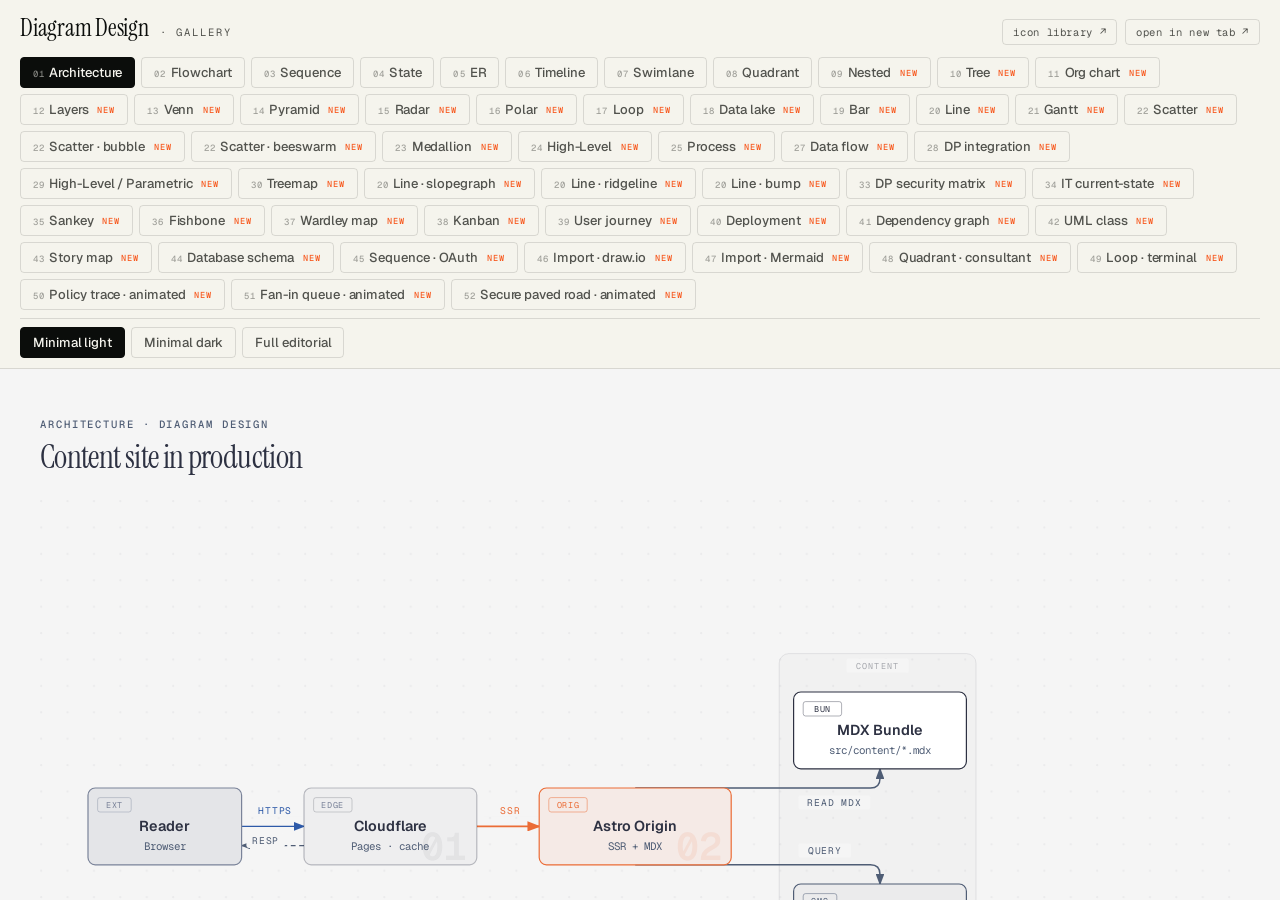
<file: skills/diagram-design/assets/index.html>
<!doctype html>
<html lang="en">
  <head>
    <meta charset="UTF-8" />
    <meta name="viewport" content="width=device-width, initial-scale=1.0" />
    <title>Diagram Design · Gallery</title>
    <link
      href="https://fonts.googleapis.com/css2?family=Instrument+Serif:ital@0;1&family=Geist:wght@400;500;600&family=Geist+Mono:wght@400;500;600&display=swap"
      rel="stylesheet"
    />
    <style>
      *,
      *::before,
      *::after {
        box-sizing: border-box;
        margin: 0;
        padding: 0;
      }
      :root {
        --paper: #f5f4ed;
        --paper-2: #efeee5;
        --ink: #0b0d0b;
        --muted: #52534e;
        --soft: #65655c;
        --rule: rgba(11, 13, 11, 0.12);
        --rule-strong: rgba(11, 13, 11, 0.25);
        --accent: #f7591f;
        --sans: "Geist", system-ui, sans-serif;
        --serif: "Instrument Serif", serif;
        --mono: "Geist Mono", ui-monospace, monospace;
      }
      html,
      body {
        height: 100%;
      }
      body {
        font-family: var(--sans);
        background: var(--paper);
        color: var(--ink);
        display: flex;
        flex-direction: column;
        overflow: hidden;
      }

      .topbar {
        padding: 1rem 1.25rem 0.625rem;
        border-bottom: 1px solid var(--rule);
        flex: 0 0 auto;
      }
      .title-row {
        display: flex;
        align-items: baseline;
        justify-content: space-between;
        margin-bottom: 0.75rem;
        gap: 1rem;
      }
      .title-row h1 {
        font-family: var(--serif);
        font-size: 1.5rem;
        font-weight: 400;
        letter-spacing: -0.01em;
        line-height: 1;
      }
      .title-row .meta {
        font-family: var(--mono);
        font-size: 0.66rem;
        letter-spacing: 0.18em;
        text-transform: uppercase;
        color: var(--muted);
      }
      .title-row .open-raw {
        font-family: var(--mono);
        font-size: 0.66rem;
        letter-spacing: 0.06em;
        color: var(--muted);
        text-decoration: none;
        padding: 0.3rem 0.625rem;
        border: 1px solid var(--rule);
        border-radius: 4px;
        transition:
          color 0.15s,
          border-color 0.15s;
      }
      .open-raw:hover {
        color: var(--accent);
        border-color: var(--accent);
      }

      .tabs {
        display: flex;
        flex-wrap: wrap;
        gap: 0.375rem;
        margin-bottom: 0.5rem;
      }
      .tabs.variants {
        margin-bottom: 0;
        padding-top: 0.5rem;
        border-top: 1px solid var(--rule);
      }
      .tab {
        font-family: var(--sans);
        font-size: 0.8125rem;
        font-weight: 500;
        padding: 0.375rem 0.75rem;
        background: transparent;
        color: var(--muted);
        border: 1px solid var(--rule);
        border-radius: 4px;
        cursor: pointer;
        transition: all 0.12s;
        letter-spacing: -0.005em;
      }
      .tab:hover {
        color: var(--ink);
        border-color: var(--rule-strong);
      }
      .tab:disabled {
        opacity: 0.35;
        cursor: not-allowed;
      }
      .tab.active {
        background: var(--ink);
        color: var(--paper);
        border-color: var(--ink);
      }
      .tab .eyebrow {
        display: inline-block;
        margin-right: 0.25rem;
        font-family: var(--mono);
        font-size: 0.56rem;
        letter-spacing: 0.12em;
        text-transform: uppercase;
        color: inherit;
        opacity: 0.5;
      }
      .tab.new::after {
        content: "NEW";
        display: inline-block;
        margin-left: 0.35rem;
        font-family: var(--mono);
        font-size: 0.54rem;
        letter-spacing: 0.12em;
        color: var(--accent);
        vertical-align: 1px;
      }
      .tab.active.new::after {
        color: var(--paper);
      }

      main {
        flex: 1 1 auto;
        position: relative;
        background: var(--paper-2);
        overflow: hidden;
      }
      iframe {
        position: absolute;
        inset: 0;
        width: 100%;
        height: 100%;
        border: 0;
        background: var(--paper);
        display: block;
      }

      @media (max-width: 640px) {
        #type-tabs {
          flex-wrap: nowrap;
          overflow-x: auto;
          overscroll-behavior-inline: contain;
          padding-bottom: 0.25rem;
          scrollbar-width: thin;
        }
        #type-tabs .tab {
          flex: 0 0 auto;
        }
      }
    </style>
  </head>
  <body>
    <header class="topbar">
      <div class="title-row">
        <h1>
          Diagram Design
          <span
            class="meta"
            style="
              font-family: var(--mono);
              font-size: 0.66rem;
              margin-left: 0.5rem;
            "
            >· gallery</span
          >
        </h1>
        <div style="display: flex; gap: 0.5rem">
          <a class="open-raw" href="icons.html" target="_blank" rel="noopener"
            >icon library ↗</a
          >
          <a
            class="open-raw"
            id="open-raw"
            href="#"
            target="_blank"
            rel="noopener"
            >open in new tab ↗</a
          >
        </div>
      </div>

      <div class="tabs" id="type-tabs" role="radiogroup" aria-label="Diagram type">
        <button class="tab active" data-type="architecture">
          <span class="eyebrow">01</span>Architecture
        </button>
        <button class="tab" data-type="flowchart">
          <span class="eyebrow">02</span>Flowchart
        </button>
        <button class="tab" data-type="sequence">
          <span class="eyebrow">03</span>Sequence
        </button>
        <button class="tab" data-type="state">
          <span class="eyebrow">04</span>State
        </button>
        <button class="tab" data-type="er">
          <span class="eyebrow">05</span>ER
        </button>
        <button class="tab" data-type="timeline">
          <span class="eyebrow">06</span>Timeline
        </button>
        <button class="tab" data-type="swimlane">
          <span class="eyebrow">07</span>Swimlane
        </button>
        <button class="tab" data-type="quadrant">
          <span class="eyebrow">08</span>Quadrant
        </button>
        <button class="tab new" data-type="nested">
          <span class="eyebrow">09</span>Nested
        </button>
        <button class="tab new" data-type="tree">
          <span class="eyebrow">10</span>Tree
        </button>
        <button class="tab new" data-type="org-chart">
          <span class="eyebrow">11</span>Org chart
        </button>
        <button class="tab new" data-type="layers">
          <span class="eyebrow">12</span>Layers
        </button>
        <button class="tab new" data-type="venn">
          <span class="eyebrow">13</span>Venn
        </button>
        <button class="tab new" data-type="pyramid">
          <span class="eyebrow">14</span>Pyramid
        </button>
        <button class="tab new" data-type="radar">
          <span class="eyebrow">15</span>Radar
        </button>
        <button class="tab new" data-type="polar">
          <span class="eyebrow">16</span>Polar
        </button>
        <button class="tab new" data-type="loop">
          <span class="eyebrow">17</span>Loop
        </button>
        <button class="tab new" data-type="datalake">
          <span class="eyebrow">18</span>Data lake
        </button>
        <button class="tab new" data-type="bar">
          <span class="eyebrow">19</span>Bar
        </button>
        <button class="tab new" data-type="line">
          <span class="eyebrow">20</span>Line
        </button>
        <button class="tab new" data-type="gantt">
          <span class="eyebrow">21</span>Gantt
        </button>
        <button class="tab new" data-type="scatter">
          <span class="eyebrow">22</span>Scatter
        </button>
        <button class="tab new" data-type="bubble" data-parent-type="scatter">
          <span class="eyebrow">22</span>Scatter · bubble
        </button>
        <button class="tab new" data-type="beeswarm" data-parent-type="scatter">
          <span class="eyebrow">22</span>Scatter · beeswarm
        </button>
        <button class="tab new" data-type="medallion">
          <span class="eyebrow">23</span>Medallion
        </button>
        <button class="tab new" data-type="high-level">
          <span class="eyebrow">24</span>High-Level
        </button>
        <button class="tab new" data-type="process">
          <span class="eyebrow">25</span>Process
        </button>
        <button class="tab new" data-type="data-flow">
          <span class="eyebrow">27</span>Data flow
        </button>
        <button class="tab new" data-type="dp-integration">
          <span class="eyebrow">28</span>DP integration
        </button>
        <button class="tab new" data-type="high-level-vertical">
          <span class="eyebrow">29</span>High-Level / Parametric
        </button>
        <button class="tab new" data-type="treemap">
          <span class="eyebrow">30</span>Treemap
        </button>
        <button class="tab new" data-type="slopegraph" data-parent-type="line">
          <span class="eyebrow">20</span>Line · slopegraph
        </button>
        <button class="tab new" data-type="ridgeline" data-parent-type="line">
          <span class="eyebrow">20</span>Line · ridgeline
        </button>
        <button class="tab new" data-type="bump" data-parent-type="line">
          <span class="eyebrow">20</span>Line · bump
        </button>
        <button class="tab new" data-type="dp-security-matrix">
          <span class="eyebrow">33</span>DP security matrix
        </button>
        <button class="tab new" data-type="it-state">
          <span class="eyebrow">34</span>IT current-state
        </button>
        <button class="tab new" data-type="sankey">
          <span class="eyebrow">35</span>Sankey
        </button>
        <button class="tab new" data-type="fishbone">
          <span class="eyebrow">36</span>Fishbone
        </button>
        <button class="tab new" data-type="wardley">
          <span class="eyebrow">37</span>Wardley map
        </button>
        <button class="tab new" data-type="kanban">
          <span class="eyebrow">38</span>Kanban
        </button>
        <button class="tab new" data-type="journey">
          <span class="eyebrow">39</span>User journey
        </button>
        <button class="tab new" data-type="deployment">
          <span class="eyebrow">40</span>Deployment
        </button>
        <button class="tab new" data-type="dependency">
          <span class="eyebrow">41</span>Dependency graph
        </button>
        <button class="tab new" data-type="uml-class">
          <span class="eyebrow">42</span>UML class
        </button>
        <button class="tab new" data-type="story-map">
          <span class="eyebrow">43</span>Story map
        </button>
        <button class="tab new" data-type="db-schema">
          <span class="eyebrow">44</span>Database schema
        </button>
        <button class="tab new" data-type="sequence-oauth">
          <span class="eyebrow">45</span>Sequence · OAuth
        </button>
        <button class="tab new" data-type="import-drawio" data-single>
          <span class="eyebrow">46</span>Import · draw.io
        </button>
        <button class="tab new" data-type="import-mermaid" data-single>
          <span class="eyebrow">47</span>Import · Mermaid
        </button>
        <button class="tab new" data-type="quadrant-consultant" data-single>
          <span class="eyebrow">48</span>Quadrant · consultant
        </button>
        <button class="tab new" data-type="loop-terminal" data-single>
          <span class="eyebrow">49</span>Loop · terminal
        </button>
        <button class="tab new" data-type="policy-trace-animated" data-single>
          <span class="eyebrow">50</span>Policy trace · animated
        </button>
        <button class="tab new" data-type="queue-animated" data-single>
          <span class="eyebrow">51</span>Fan-in queue · animated
        </button>
        <button class="tab new" data-type="paved-road-animated" data-single>
          <span class="eyebrow">52</span>Secure paved road · animated
        </button>
      </div>

      <div
        class="tabs variants"
        id="variant-tabs"
        role="radiogroup"
        aria-label="Variant"
      >
        <button class="tab active" data-variant="">Minimal light</button>
        <button class="tab" data-variant="-dark">Minimal dark</button>
        <button class="tab" data-variant="-full">Full editorial</button>
      </div>
    </header>

    <main>
      <iframe
        id="preview"
        src="example-architecture.html"
        title="Preview"
      ></iframe>
    </main>

    <script>
      const state = { type: "architecture", variant: "" };
      const iframe = document.getElementById("preview");
      const openRaw = document.getElementById("open-raw");

      function update() {
        const activeType = [...document.querySelectorAll("#type-tabs .tab")].find(
          (tab) => tab.dataset.type === state.type,
        );
        const single = activeType && activeType.hasAttribute("data-single");
        const variantTabs = document.querySelectorAll("#variant-tabs .tab");
        if (single) state.variant = "";
        variantTabs.forEach((tab) => {
          tab.disabled = single && tab.dataset.variant !== "";
        });
        for (const [containerId, key] of [
          ["type-tabs", "type"],
          ["variant-tabs", "variant"],
        ]) {
          document.querySelectorAll(`#${containerId} .tab`).forEach((tab) => {
            const active = tab.dataset[key] === state[key];
            tab.classList.toggle("active", active);
            tab.setAttribute("aria-checked", String(active));
            tab.tabIndex = active ? 0 : -1;
          });
        }
        const src = `example-${state.type}${state.variant}.html`;
        iframe.src = src;
        openRaw.href = src;
        const selectedTabs = document.querySelectorAll('[role="radio"][aria-checked="true"]');
        iframe.setAttribute(
          "aria-labelledby",
          [...selectedTabs].map((tab) => tab.id).join(" "),
        );
      }

      function bindTabs(containerId, key) {
        const container = document.getElementById(containerId);
        const tabs = [...container.querySelectorAll(".tab")];
        tabs.forEach((tab, index) => {
          tab.id = `${containerId}-${index}`;
          tab.setAttribute("role", "radio");
          tab.setAttribute("aria-controls", "preview");
        });

        function activate(tab, focus = false) {
          state[key] = tab.dataset[key];
          update();
          if (focus) tab.focus();
        }

        container.addEventListener("click", (e) => {
          const btn = e.target.closest(".tab");
          if (!btn) return;
          activate(btn);
        });
        container.addEventListener("keydown", (e) => {
          const current = e.target.closest('[role="radio"]');
          if (!current || !container.contains(current)) return;
          const enabledTabs = tabs.filter((tab) => !tab.disabled);
          const index = enabledTabs.indexOf(current);
          let next;
          if (e.key === "ArrowRight" || e.key === "ArrowDown") {
            next = enabledTabs[(index + 1) % enabledTabs.length];
          }
          if (e.key === "ArrowLeft" || e.key === "ArrowUp") {
            next = enabledTabs[(index - 1 + enabledTabs.length) % enabledTabs.length];
          }
          if (e.key === "Home") next = enabledTabs[0];
          if (e.key === "End") next = enabledTabs.at(-1);
          if (!next) return;
          e.preventDefault();
          activate(next, true);
        });
      }

      bindTabs("type-tabs", "type");
      bindTabs("variant-tabs", "variant");
      update();
    </script>
  </body>
</html>
</file>
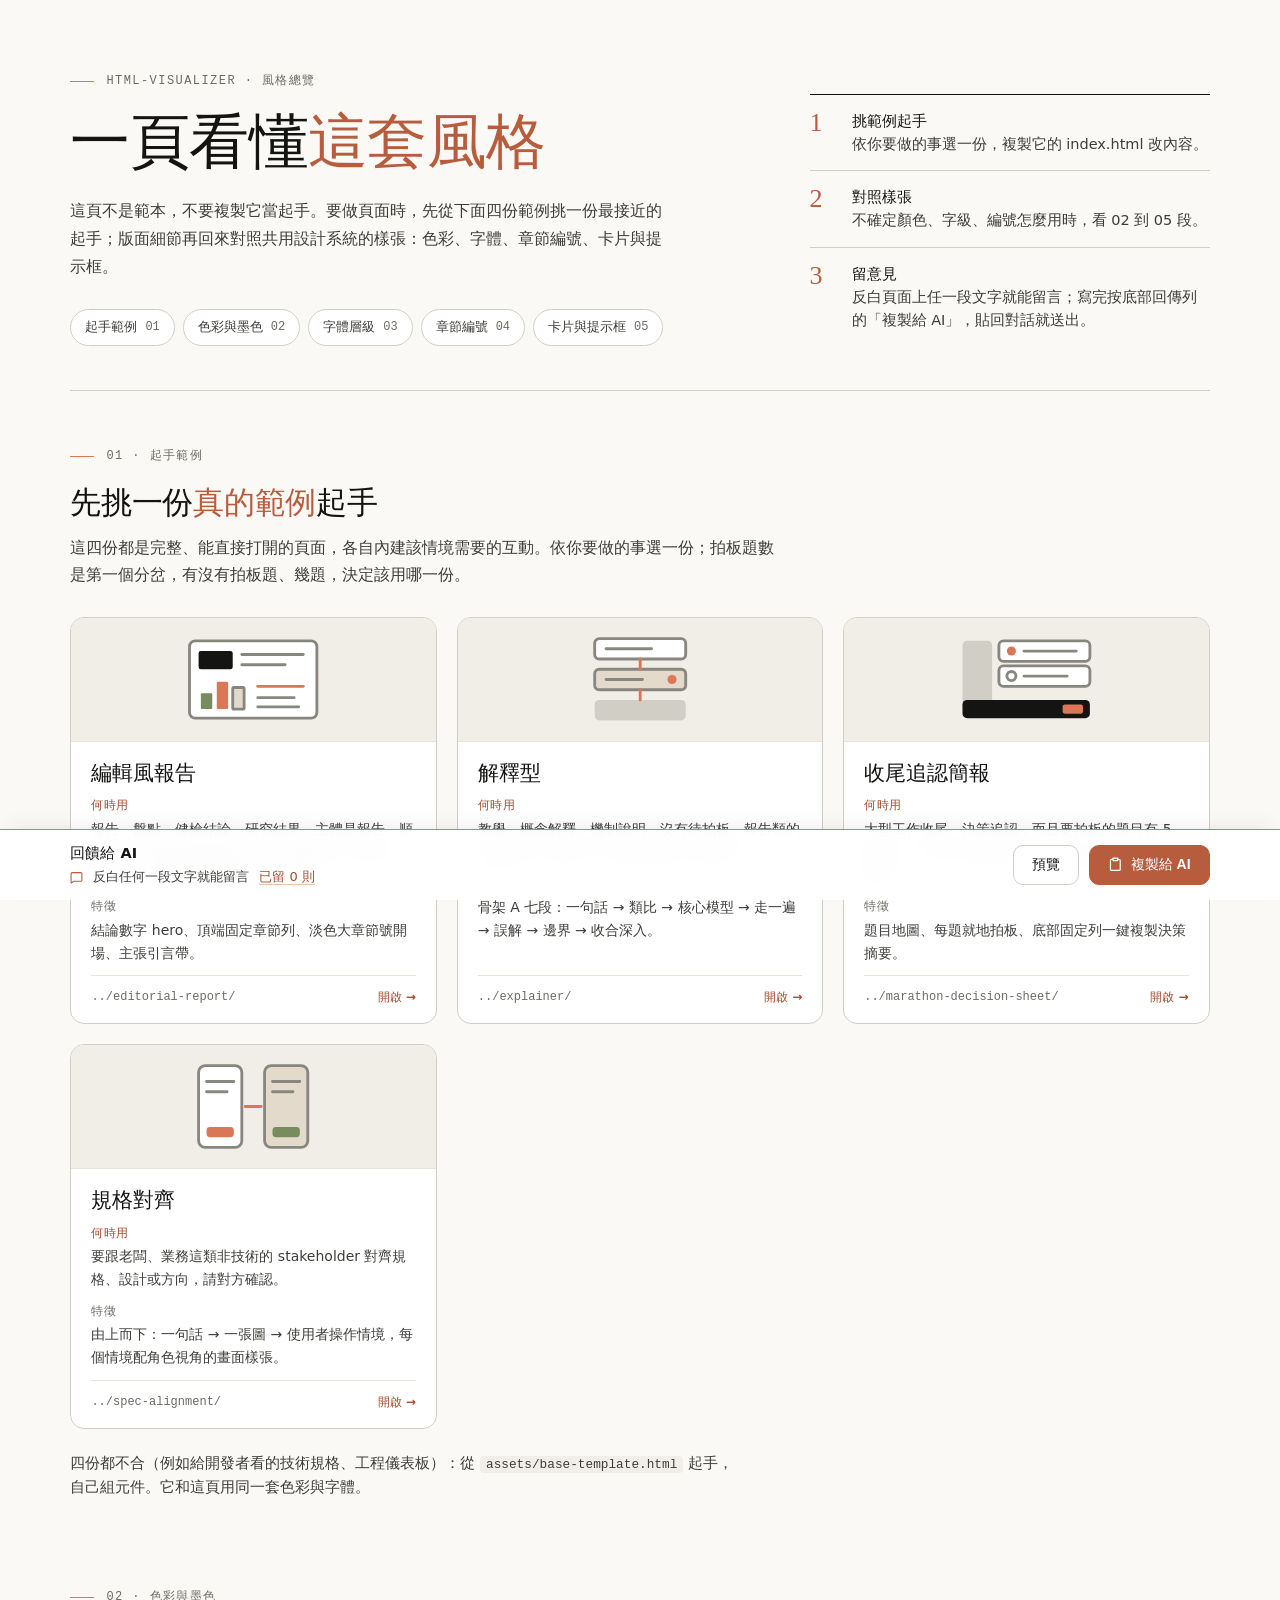
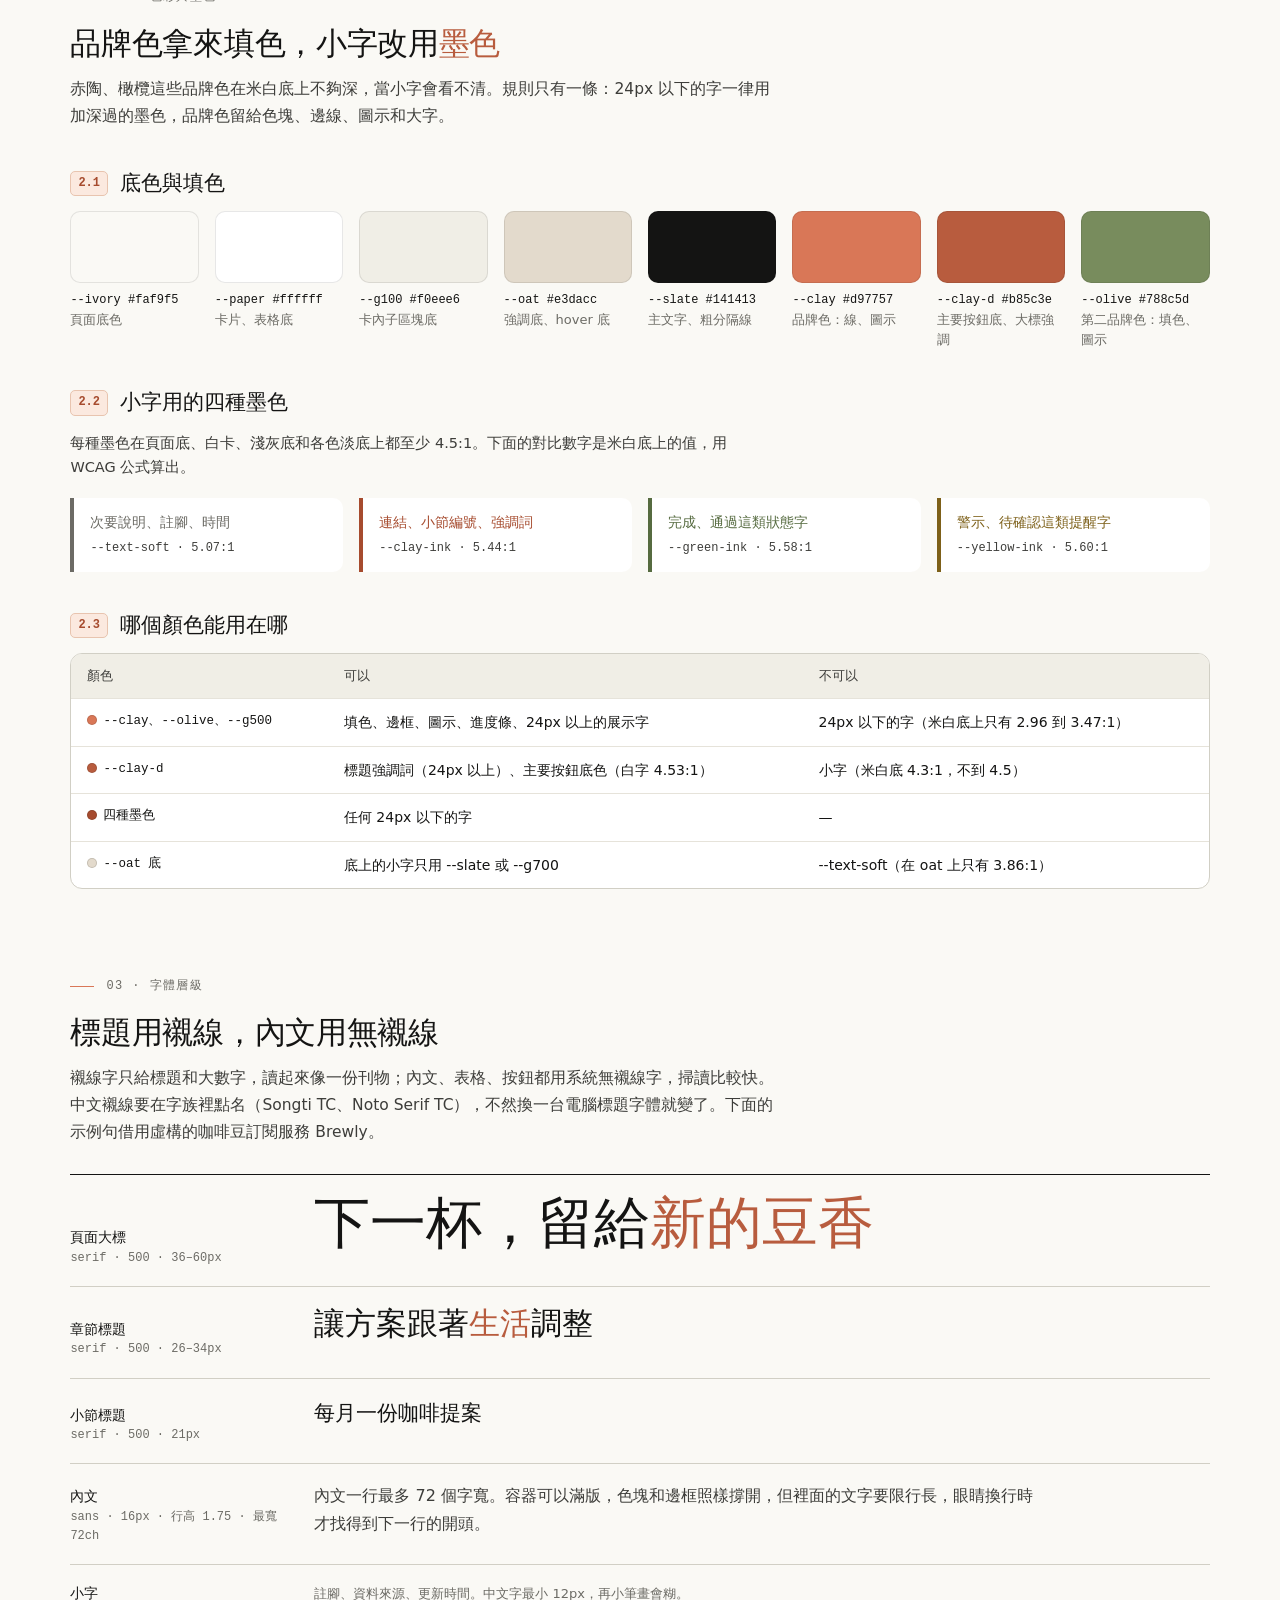
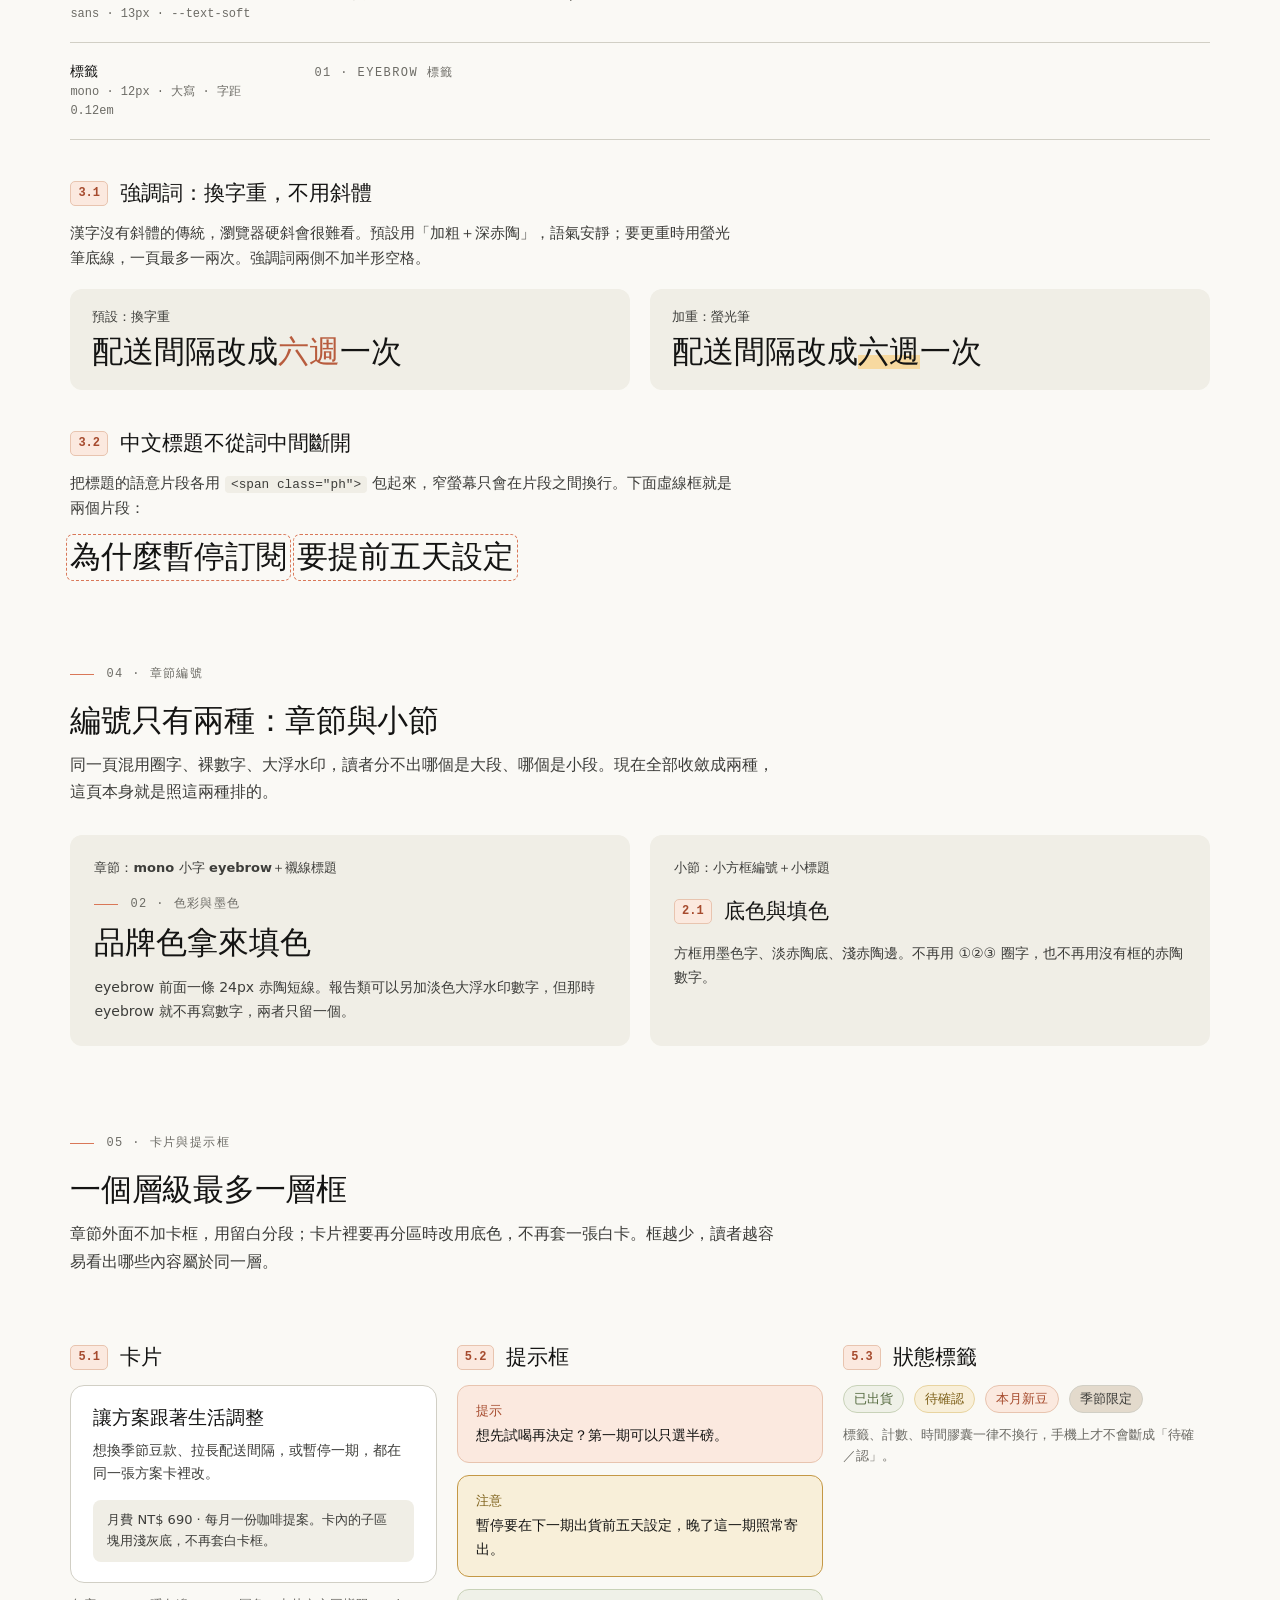
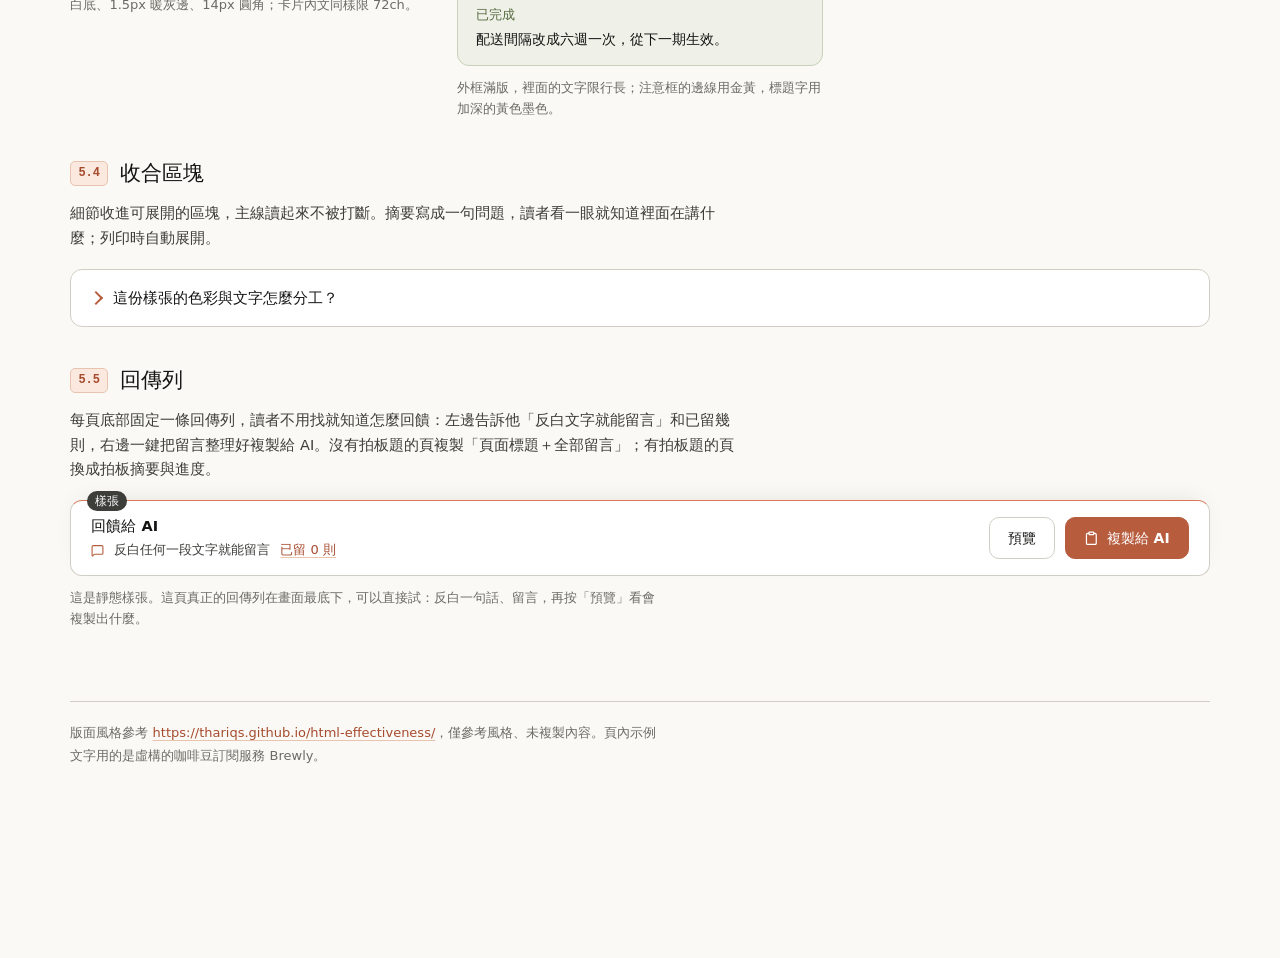
<file: skills/html-visualizer/references/examples/anthropic-gallery/index.html>
<!doctype html>
<html lang="zh-Hant">
  <head>
    <meta charset="utf-8" />
    <meta name="viewport" content="width=device-width, initial-scale=1" />
    <link rel="icon" href="data:," />
    <title>html-visualizer 風格總覽：四份範例與共用設計系統</title>
    <style>
      /* 只含數字的字族，排在 --serif 最前面：Georgia 的數字是舊式字形（0 像小寫 o），而且不吃 lining-nums */
      @font-face {
        font-family: "VTDigits";
        src: local("Times New Roman"), local("Times");
        unicode-range: U+0030-0039, U+002C-002F, U+003A;
      }
      :root {
        --wrap-max: 1760px; /* 內容寬度：設定檔 tokens.layout.maxWidth 與調整面板改的就是它 */
        --ivory: #faf9f5;
        --paper: #ffffff;
        --slate: #141413;
        --clay: #d97757;
        --clay-d: #b85c3e;
        --oat: #e3dacc;
        --olive: #788c5d;
        --g100: #f0eee6;
        --g200: #e6e3da;
        --g300: #d1cfc5;
        --g500: #87867f;
        --g700: #3d3d3a;
        /* 小字用的墨色：在 ivory / paper / g100 / 各 soft 底上都 ≥ 4.5:1 */
        --text-soft: #6c6b65;
        --clay-ink: #a64b2e;
        --green-ink: #566b40;
        --yellow-ink: #7d6019;
        --green: var(--green-ink);
        --yellow: var(--yellow-ink);
        --red: var(--clay-ink);
        --clay-soft: #fbe9df;
        --clay-border: #e8c4af;
        --green-soft: #eff1e8;
        --green-border: #c8d2b8;
        --yellow-soft: #f8efd9;
        --yellow-border: #e8d4a0;
        /* 中文襯線要點名：只寫 ui-serif/Georgia 時，中文標題交給系統回退，換台機器就換字體 */
        --serif:
          "VTDigits", ui-serif, Georgia, "Songti TC", "Noto Serif TC",
          "Source Han Serif TC", "Times New Roman", serif;
        --sans:
          system-ui, -apple-system, "Segoe UI", Roboto, "PingFang TC",
          "Noto Sans TC", Helvetica, Arial, sans-serif;
        --mono: ui-monospace, "SF Mono", Menlo, Monaco, Consolas, monospace;
      }
      * {
        box-sizing: border-box;
      }
      html {
        scroll-behavior: smooth;
      }
      body {
        margin: 0;
        background: var(--ivory);
        color: var(--slate);
        font-family: var(--sans);
        line-height: 1.6;
        -webkit-font-smoothing: antialiased;
        font-synthesis: none;
      }
      .wrap {
        width: min(
          94vw,
          var(--wrap-max, 1760px)
        ); /* --wrap-max：設定檔或調整面板的「內容寬度」 */
        margin: 0 auto;
        padding: 0 32px 120px;
      }
      @media (max-width: 640px) {
        .wrap {
          width: 100%;
          padding: 0 18px 96px;
        }
      }
      a {
        color: var(--clay-ink);
        text-decoration-color: var(--clay-border);
        text-underline-offset: 3px;
      }
      a:hover {
        text-decoration-color: var(--clay-ink);
      }
      code {
        font-family: var(--mono);
        font-size: 0.88em;
        background: var(--g100);
        padding: 1px 6px;
        border-radius: 4px;
      }
      p,
      li {
        text-wrap: pretty;
      }
      /* 中文標題只在詞與詞之間換行；.ph 包住的語意片段不會被拆開 */
      h1,
      h2,
      h3 {
        word-break: keep-all;
        overflow-wrap: anywhere;
        text-wrap: balance;
        font-variant-numeric: lining-nums tabular-nums;
      }
      .ph {
        display: inline-block;
      }
      /* 中文不用斜體：強調一律換字重＋深赤陶（標題 24px 以上才用 --clay-d） */
      h1 em,
      h2 em,
      h3 em {
        font-style: normal;
        font-weight: 700;
        color: var(--clay-d);
      }
      em {
        font-style: normal;
        font-weight: 600;
      }

      /* ── masthead ─────────────────────────── */

      header.masthead {
        padding: 72px 0 44px;
        border-bottom: 1.5px solid var(--g300);
      }
      .hero-grid {
        display: grid;
        grid-template-columns: minmax(0, 1fr) minmax(300px, 400px); /* minmax(0,…)：字級放大時左欄不被長字撐開 */
        gap: 56px;
        align-items: end;
      }
      @media (max-width: 880px) {
        .hero-grid {
          grid-template-columns: 1fr;
          gap: 32px;
        }
      }
      .eyebrow {
        font-family: var(--mono);
        font-size: 12px;
        letter-spacing: 0.12em;
        text-transform: uppercase;
        color: var(--text-soft);
        margin-bottom: 18px;
        display: flex;
        align-items: center;
        gap: 12px;
      }
      .eyebrow::before {
        content: "";
        width: 24px;
        height: 1.5px;
        background: var(--clay);
        flex-shrink: 0;
      }
      h1 {
        font-family: var(--serif);
        font-weight: 500;
        font-size: clamp(36px, 5vw, 60px);
        line-height: 1.1;
        letter-spacing: -0.01em;
        margin: 0;
        max-width: 18ch;
      }
      .intro {
        font-size: clamp(16px, 1.25vw, 18px);
        line-height: 1.75;
        color: var(--g700);
        margin: 22px 0 0;
        max-width: 60ch;
      }

      /* 首屏右側：這頁怎麼讀（三步） */
      .howto {
        list-style: none;
        margin: 0;
        padding: 0;
        border-top: 1.5px solid var(--slate);
      }
      .howto li {
        display: grid;
        grid-template-columns: 30px minmax(0, 1fr);
        gap: 12px;
        padding: 14px 0;
        border-bottom: 1px solid var(--g300);
        font-size: 14.5px;
        line-height: 1.6;
        color: var(--g700);
      }
      .howto .k {
        font-family: var(--serif);
        font-size: 26px;
        line-height: 1.1;
        color: var(--clay-d);
      }
      .howto li:last-child {
        border-bottom: none;
      }
      .howto strong {
        display: block;
        color: var(--slate);
        font-size: 15px;
      }

      /* ── toc pills ────────────────────────── */

      nav.toc {
        display: flex;
        flex-wrap: wrap;
        gap: 8px;
        padding: 28px 0 0;
      }
      nav.toc a {
        font-size: 13px;
        padding: 7px 14px;
        border: 1.5px solid var(--g300);
        border-radius: 999px;
        text-decoration: none;
        color: var(--g700);
        background: var(--paper);
        transition:
          border-color 120ms,
          color 120ms;
        display: inline-flex;
        align-items: center;
        gap: 8px;
        white-space: nowrap;
      }
      nav.toc a .n {
        font-family: var(--mono);
        font-size: 12px;
        color: var(--text-soft);
      }
      nav.toc a:hover {
        border-color: var(--slate);
        color: var(--slate);
      }
      nav.toc a:hover .n {
        color: var(--clay-ink);
      }

      /* ── 章節：eyebrow（01 · 章名）＋ serif h2；章節不加外框，用留白分段 ── */

      section {
        margin-top: 88px;
        scroll-margin-top: 24px;
      }
      header.masthead + section {
        margin-top: 56px;
      }
      @media (max-width: 640px) {
        section {
          margin-top: 64px;
        }
      }
      .sec-head h2 {
        font-family: var(--serif);
        font-weight: 500;
        font-size: clamp(26px, 2.4vw, 34px);
        line-height: 1.25;
        letter-spacing: -0.01em;
        margin: 0;
      }
      .sec-intro {
        font-size: 15.5px;
        line-height: 1.75;
        color: var(--g700);
        max-width: 72ch;
        margin: 12px 0 28px;
      }

      /* 小節：小方框 badge＋h3 */
      .sub-head {
        display: flex;
        align-items: center;
        gap: 12px;
        margin: 40px 0 14px;
      }
      .sub-head h3 {
        font-family: var(--serif);
        font-weight: 500;
        font-size: 21px;
        line-height: 1.3;
        margin: 0;
      }
      .sub-no {
        font-family: var(--mono);
        font-size: 12px;
        font-weight: 600;
        color: var(--clay-ink);
        background: var(--clay-soft);
        border: 1px solid var(--clay-border);
        border-radius: 5px;
        padding: 2px 7px;
        white-space: nowrap;
        flex-shrink: 0;
      }
      .sub-note {
        font-size: 14.5px;
        line-height: 1.7;
        color: var(--g700);
        max-width: 72ch;
        margin: 0 0 18px;
      }

      /* ── 01 範例卡 ────────────────────────── */

      .ex-grid {
        display: grid;
        grid-template-columns: repeat(
          auto-fit,
          minmax(280px, 1fr)
        ); /* auto-fit：卡少時撐滿整列，右側不留空格 */
        gap: 20px;
      }
      a.ex-card {
        display: flex;
        flex-direction: column;
        background: var(--paper);
        border: 1.5px solid var(--g300);
        border-radius: 14px;
        text-decoration: none;
        color: inherit;
        overflow: hidden;
        transition:
          transform 150ms ease,
          box-shadow 150ms ease,
          border-color 150ms ease;
      }
      a.ex-card:hover {
        transform: translateY(-3px);
        box-shadow: 0 10px 30px rgba(20, 20, 19, 0.1);
        border-color: var(--slate);
      }
      .thumb {
        height: 124px;
        background: var(--g100);
        border-bottom: 1.5px solid var(--g200);
        display: flex;
        align-items: center;
        justify-content: center;
        padding: 16px;
        transition: background 150ms ease;
      }
      a.ex-card:hover .thumb {
        background: var(--oat);
      }
      .thumb svg {
        width: 100%;
        height: 100%;
        overflow: visible;
      }
      .thumb svg .fl {
        fill: var(--g300);
      }
      .thumb svg .cl {
        fill: var(--clay);
      }
      .thumb svg .ol {
        fill: var(--olive);
      }
      .thumb svg .oa {
        fill: var(--oat);
        stroke: var(--g500);
        stroke-width: 2.5;
      }
      .thumb svg .sl {
        fill: var(--slate);
      }
      .thumb svg .wh {
        fill: var(--paper);
        stroke: var(--g500);
        stroke-width: 2.5;
      }
      .thumb svg .ln {
        stroke: var(--g500);
        stroke-width: 2.5;
        fill: none;
        stroke-linecap: round;
      }
      .thumb svg .lc {
        stroke: var(--clay);
        stroke-width: 2.5;
        fill: none;
        stroke-linecap: round;
      }
      .ex-body {
        padding: 18px 20px 16px;
        display: flex;
        flex-direction: column;
        gap: 10px;
        flex: 1;
      }
      .ex-title {
        font-family: var(--serif);
        font-size: 21px;
        font-weight: 500;
        line-height: 1.25;
        margin: 0;
        word-break: keep-all;
      }
      .ex-row {
        margin: 0;
        font-size: 14px;
        line-height: 1.65;
        color: var(--g700);
        max-width: 72ch;
      }
      .ex-row b {
        display: block;
        font-size: 12px;
        font-weight: 600;
        letter-spacing: 0.04em;
        color: var(--clay-ink);
        margin-bottom: 2px;
      }
      .ex-row.trait b {
        color: var(--text-soft);
      }
      .ex-file {
        margin-top: auto;
        font-family: var(--mono);
        font-size: 12px;
        color: var(--text-soft);
        border-top: 1px solid var(--g200);
        padding-top: 12px;
        display: flex;
        align-items: center;
        justify-content: space-between;
        gap: 10px;
      }
      .ex-file .go {
        white-space: nowrap;
        font-family: var(--sans);
        font-weight: 600;
        color: var(--clay-ink);
      }
      .ex-file .go span {
        display: inline-block;
        transition: transform 150ms ease;
      }
      a.ex-card:hover .ex-file .go span {
        transform: translateX(3px);
      }
      .fallback {
        margin: 22px 0 0;
        font-size: 14.5px;
        line-height: 1.7;
        color: var(--g700);
        max-width: 72ch;
      }

      /* ── 02 色彩 ──────────────────────────── */

      .swatches {
        display: grid;
        grid-template-columns: repeat(8, minmax(0, 1fr)); /* 8 色固定 8／4／2 欄，不留單張孤兒列 */
        gap: 16px;
      }
      @media (max-width: 1180px) {
        .swatches {
          grid-template-columns: repeat(4, minmax(0, 1fr));
        }
      }
      @media (max-width: 640px) {
        .swatches {
          grid-template-columns: repeat(2, minmax(0, 1fr));
        }
      }
      .sw .chip {
        height: 72px;
        border-radius: 10px;
        border: 1px solid rgba(20, 20, 19, 0.1);
      }
      .sw .nm {
        margin-top: 8px;
        font-family: var(--mono);
        font-size: 12px;
        color: var(--slate);
        white-space: nowrap;
      }
      .sw .use {
        font-size: 13px;
        line-height: 1.5;
        color: var(--text-soft);
      }
      .inks {
        display: grid;
        grid-template-columns: repeat(auto-fit, minmax(220px, 1fr));
        gap: 16px;
      }
      .ink {
        background: var(--paper);
        border-left: 4px solid currentColor;
        border-radius: 0 10px 10px 0;
        padding: 14px 16px;
      }
      .ink .say {
        font-size: 14px;
        font-weight: 600;
        line-height: 1.5;
      }
      .ink .meta {
        margin-top: 6px;
        font-family: var(--mono);
        font-size: 12px;
        color: var(--g700);
        white-space: nowrap;
      }
      .tbl-wrap {
        overflow-x: auto;
        border: 1.5px solid var(--g300);
        border-radius: 12px;
        background: var(--paper);
      }
      table.rules {
        width: 100%;
        min-width: 560px;
        border-collapse: collapse;
        font-size: 14px;
        line-height: 1.6;
      }
      table.rules th,
      table.rules td {
        text-align: left;
        vertical-align: top;
        padding: 12px 16px;
        border-bottom: 1px solid var(--g200);
      }
      table.rules tr:last-child td {
        border-bottom: none;
      }
      table.rules th {
        font-size: 12.5px;
        font-weight: 600;
        color: var(--g700);
        background: var(--g100);
        white-space: nowrap;
      }
      table.rules td:first-child {
        white-space: nowrap;
        font-family: var(--mono);
        font-size: 12.5px;
      }
      /* 手機：三欄表改成一列一張卡，欄名由 data-label 補上 */
      @media (max-width: 640px) {
        table.rules {
          min-width: 0;
        }
        table.rules thead {
          display: none;
        }
        table.rules tr {
          display: block;
          padding: 14px 16px;
          border-bottom: 1px solid var(--g200);
        }
        table.rules tr:last-child {
          border-bottom: none;
        }
        table.rules td {
          display: block;
          padding: 2px 0;
          border: none;
        }
        table.rules td[data-label]::before {
          content: attr(data-label) "：";
          font-weight: 600;
          color: var(--g700);
        }
        table.rules td:first-child {
          margin-bottom: 4px;
        }
      }
      .dot {
        display: inline-block;
        width: 10px;
        height: 10px;
        border-radius: 50%;
        margin-right: 6px;
        vertical-align: -1px;
        border: 1px solid rgba(20, 20, 19, 0.15);
      }

      /* ── 03 字體 ──────────────────────────── */

      .spec-list {
        border-top: 1.5px solid var(--slate);
      }
      .spec-row {
        display: grid;
        grid-template-columns: 220px minmax(0, 1fr);
        gap: 24px;
        align-items: baseline;
        padding: 18px 0;
        border-bottom: 1px solid var(--g300);
      }
      @media (max-width: 640px) {
        .spec-row {
          grid-template-columns: 1fr;
          gap: 6px;
        }
      }
      .spec-row .lbl {
        font-family: var(--mono);
        font-size: 12px;
        line-height: 1.6;
        color: var(--text-soft);
      }
      .spec-row .lbl b {
        display: block;
        font-family: var(--sans);
        font-size: 13.5px;
        color: var(--slate);
      }
      .s-h1 {
        font-family: var(--serif);
        font-size: clamp(34px, 4.4vw, 60px);
        font-weight: 500;
        line-height: 1.1;
        word-break: keep-all;
      }
      .s-h2 {
        font-family: var(--serif);
        font-size: clamp(26px, 2.4vw, 34px);
        font-weight: 500;
        line-height: 1.25;
      }
      .s-h3 {
        font-family: var(--serif);
        font-size: 21px;
        font-weight: 500;
      }
      .s-body {
        font-size: 16px;
        line-height: 1.75;
        color: var(--g700);
        max-width: 72ch;
      }
      .s-small {
        font-size: 13px;
        line-height: 1.6;
        color: var(--text-soft);
      }
      .s-mono {
        font-family: var(--mono);
        font-size: 12px;
        letter-spacing: 0.12em;
        text-transform: uppercase;
        color: var(--text-soft);
      }
      .s-h1 em,
      .s-h2 em {
        font-style: normal;
        font-weight: 700;
        color: var(--clay-d);
      }
      .em-grid {
        display: grid;
        grid-template-columns: repeat(auto-fit, minmax(260px, 1fr));
        gap: 20px;
      }
      .em-grid > div {
        background: var(--g100);
        border-radius: 12px;
        padding: 18px 22px;
      }
      .em-grid .cap {
        margin: 0 0 6px;
        font-size: 13px;
        font-weight: 600;
        color: var(--g700);
      }
      .hl {
        background: linear-gradient(transparent 58%, #f7d9a0 58%);
      }
      .ph-demo .ph {
        margin-right: 10px;
        outline: 1.5px dashed var(--clay);
        outline-offset: 3px;
        border-radius: 3px;
      }

      /* ── 04 章節編號 ──────────────────────── */

      .num-grid {
        display: grid;
        grid-template-columns: repeat(auto-fit, minmax(300px, 1fr));
        gap: 20px;
      }
      .num-demo {
        background: var(--g100);
        border-radius: 12px;
        padding: 22px 24px;
      }
      .num-demo .cap {
        font-size: 13px;
        font-weight: 600;
        color: var(--g700);
        margin: 0 0 16px;
      }
      .num-demo .eyebrow {
        margin-bottom: 10px;
      }
      .num-demo .sub-head {
        margin: 0;
      }
      .num-demo p {
        font-size: 14px;
        line-height: 1.7;
        color: var(--g700);
        margin: 14px 0 0;
        max-width: 72ch;
      }

      /* ── 05 元件 ──────────────────────────── */

      .comp-grid {
        display: grid;
        grid-template-columns: repeat(auto-fit, minmax(300px, 1fr));
        gap: 20px;
        align-items: start;
      }
      .demo-card {
        background: var(--paper);
        border: 1.5px solid var(--g300);
        border-radius: 14px;
        padding: 20px 22px;
      }
      .demo-card .t {
        font-family: var(--serif);
        font-size: 19px;
        font-weight: 500;
        line-height: 1.3;
        margin: 0 0 8px;
      }
      .demo-card p {
        font-size: 14px;
        line-height: 1.7;
        color: var(--g700);
        margin: 0;
        max-width: 72ch;
      }
      .demo-card .inner {
        margin-top: 14px;
        background: var(--g100);
        border-radius: 8px;
        padding: 10px 14px;
        font-size: 13px;
        line-height: 1.6;
        color: var(--g700);
      }
      .note-box {
        border-radius: 12px;
        padding: 14px 18px;
        border: 1.5px solid;
        font-size: 14px;
        line-height: 1.7;
        color: var(--slate);
      }
      .note-box + .note-box {
        margin-top: 12px;
      }
      .note-box > span {
        display: block;
        max-width: 72ch;
      }
      .note-box b {
        display: block;
        font-size: 13px;
        margin-bottom: 2px;
      }
      .note-box.tip {
        background: var(--clay-soft);
        border-color: var(--clay-border);
      }
      .note-box.tip b {
        color: var(--clay-ink);
      }
      .note-box.warn {
        background: var(--yellow-soft);
        border-color: #c49845;
      }
      .note-box.warn b {
        color: var(--yellow-ink);
      }
      .note-box.ok {
        background: var(--green-soft);
        border-color: var(--green-border);
      }
      .note-box.ok b {
        color: var(--green-ink);
      }
      .tags {
        display: flex;
        flex-wrap: wrap;
        gap: 10px;
      }
      .tag {
        display: inline-flex;
        align-items: center;
        padding: 3px 10px;
        font-size: 12.5px;
        font-weight: 600;
        border-radius: 999px;
        border: 1px solid;
        white-space: nowrap;
      }
      .tag.green {
        background: var(--green-soft);
        color: var(--green-ink);
        border-color: var(--green-border);
      }
      .tag.yellow {
        background: var(--yellow-soft);
        color: var(--yellow-ink);
        border-color: var(--yellow-border);
      }
      .tag.clay {
        background: var(--clay-soft);
        color: var(--clay-ink);
        border-color: var(--clay-border);
      }
      .tag.oat {
        background: var(--oat);
        color: var(--g700);
        border-color: var(--g300);
      }
      .demo-note {
        margin: 12px 0 0;
        font-size: 13px;
        line-height: 1.6;
        color: var(--text-soft);
        max-width: 72ch;
      }

      /* ── 05 收合區塊 ──────────────────────── */

      details.reveal {
        border: 1.5px solid var(--g300);
        border-radius: 12px;
        background: var(--paper);
        overflow: hidden;
      }
      details.reveal > summary {
        cursor: pointer;
        padding: 16px 20px;
        font-size: 15px;
        font-weight: 600;
        color: var(--slate);
        display: flex;
        align-items: center;
        gap: 12px;
        list-style: none;
      }
      details.reveal > summary::-webkit-details-marker {
        display: none;
      }
      /* 展開箭頭與 base 同款：8px 赤陶折角，收合朝右、展開朝下 */
      details.reveal > summary::before {
        content: "";
        width: 8px;
        height: 8px;
        border-right: 2px solid var(--clay-d);
        border-bottom: 2px solid var(--clay-d);
        transform: rotate(-45deg);
        transition: transform 0.18s;
        flex-shrink: 0;
      }
      details.reveal[open] > summary::before {
        transform: rotate(45deg);
      }
      details.reveal > summary:hover {
        background: var(--g100);
      }
      .reveal-body {
        padding: 6px 20px 22px;
        border-top: 1px dashed var(--g300);
      }
      .reveal-body > p {
        font-size: 14px;
        line-height: 1.7;
        color: var(--g700);
        max-width: 72ch;
      }

      .credit {
        margin-top: 72px;
        padding-top: 20px;
        border-top: 1.5px solid var(--g300);
      }
      .credit p {
        margin: 0;
        font-size: 13px;
        line-height: 1.7;
        color: var(--text-soft);
        max-width: 72ch;
      }

      /* ════════════════════════════════════════════ */
      /* 回傳列：每頁都有。讀者在這裡看到「可以選字留言」、已留幾則（有拍板題時加進度），
         一鍵複製給 AI。拍板頁沿用同一條、把複製內容換成拍板摘要（見 marathon 範本）。
         風格設定鈕會自動停在「預覽」左邊，所以底部列一律用這條、不要自己另做 */
      /* ════════════════════════════════════════════ */
      .sticky-bar {
        position: sticky;
        bottom: 0;
        z-index: 30;
        background: rgba(255, 255, 255, 0.94);
        backdrop-filter: blur(12px);
        border-top: 1.5px solid var(--clay);
        box-shadow: 0 -8px 24px -10px rgba(20, 20, 19, 0.1);
      }
      .bar-in {
        width: min(94vw, var(--wrap-max, 1760px));
        margin: 0 auto;
        padding: 12px 32px;
      }
      .bar-row {
        display: flex;
        align-items: center;
        justify-content: space-between;
        gap: 18px;
      }
      .bar-txt {
        min-width: 0;
      }
      .bar-title {
        font-size: 14.5px;
        font-weight: 600;
      }
      .bar-hint {
        display: flex;
        align-items: center;
        flex-wrap: wrap;
        gap: 4px 10px;
        font-size: 13px;
        color: var(--g700);
        margin-top: 2px;
      }
      .bar-hint .ic {
        width: 1em;
        height: 1em;
        color: var(--clay-d);
      }
      .bar-hint .short {
        display: none;
      }
      .bar-count {
        font: inherit;
        color: var(--clay-ink);
        background: none;
        border: 0;
        padding: 0;
        cursor: pointer;
        text-decoration: underline;
        text-decoration-color: var(--clay-border);
        text-underline-offset: 3px;
        white-space: nowrap;
      }
      .bar-btns {
        display: flex;
        align-items: center;
        gap: 10px;
        flex-shrink: 0;
      }
      .btn-primary,
      .btn-secondary {
        display: inline-flex;
        align-items: center;
        gap: 8px;
        padding: 9px 18px;
        border-radius: 10px;
        font-size: 14px;
        font-weight: 600;
        cursor: pointer;
        white-space: nowrap;
        min-height: 40px;
      }
      .btn-primary {
        background: var(--clay-d);
        color: #fff;
        border: 1.5px solid var(--clay-d);
      }
      .btn-primary:hover {
        background: var(--clay-ink);
        border-color: var(--clay-ink);
      }
      .btn-secondary {
        background: var(--paper);
        color: var(--slate);
        border: 1.5px solid var(--g300);
        font-weight: 500;
      }
      .btn-secondary:hover {
        border-color: var(--slate);
      }
      .btn-primary .ic,
      .btn-secondary .ic {
        width: 1.05em;
        height: 1.05em;
      }
      /* 預覽：從底部升起的抽屜，停在回傳列上方（複製鈕不被蓋住），附關閉鈕；不在列內往上長 */
      #preview-area {
        position: fixed;
        left: 0;
        right: 0;
        bottom: 0;
        z-index: 50; /* 高過頂端章節列（40），手機上抽屜才不會被章節列切掉 */
        background: var(--paper);
        border-top: 1.5px solid var(--g300);
        border-radius: 14px 14px 0 0;
        box-shadow: 0 -16px 40px -16px rgba(20, 20, 19, 0.28);
        animation: vt-drawer-up 0.2s ease-out;
      }
      #preview-area.hidden {
        display: none;
      }
      @keyframes vt-drawer-up {
        from {
          transform: translateY(100%);
        }
      }
      .drawer-in {
        width: min(94vw, var(--wrap-max, 1760px));
        margin: 0 auto;
        padding: 12px 32px 16px;
      }
      .drawer-head {
        display: flex;
        align-items: center;
        justify-content: space-between;
        gap: 12px;
        margin-bottom: 10px;
        font-size: 14px;
        font-weight: 600;
      }
      pre.preview {
        font-family: var(--mono);
        font-size: 12.5px;
        background: var(--g100);
        padding: 14px;
        border-radius: 8px;
        border: 1.5px solid var(--g300);
        white-space: pre-wrap;
        max-height: min(340px, 48vh);
        overflow-y: auto;
        line-height: 1.55;
        margin: 0;
      }
      .preview-close {
        display: inline-flex;
        align-items: center;
        gap: 6px;
        font-size: 13px;
        color: var(--g700);
        background: #fff;
        border: 1.5px solid var(--g300);
        border-radius: 8px;
        padding: 6px 12px;
        cursor: pointer;
        white-space: nowrap;
      }
      .preview-close:hover {
        border-color: var(--slate);
      }
      /* 有回傳列時：右下浮動的評論計數改由列上的「已留 N 則」承接，評論清單往上讓出列高 */
      body.vt-has-bar .vt-comment-pill {
        display: none !important;
      }
      body.vt-has-bar .vt-comment-list {
        bottom: 92px;
      }
      /* 回傳列在手機上收短：藏標題、提示換短句、按鈕加高到 44px */
      @media (max-width: 640px) {
        .bar-in {
          padding: 8px 12px;
        }
        .drawer-in {
          width: 100%;
          padding: 10px 12px 12px;
        }
        .bar-row {
          gap: 8px;
        }
        .bar-title {
          display: none;
        }
        .bar-hint {
          font-size: 12.5px;
        }
        .bar-hint .long {
          display: none;
        }
        .bar-hint .short {
          display: inline;
        }
        .btn-primary,
        .btn-secondary {
          min-height: 44px;
          padding: 0 12px;
          font-size: 13px;
        }
      }
      /* 05 段的回傳列樣張：靜態示意，不可點；實際的列固定在頁面底部 */
      .bar-demo {
        position: relative;
        cursor: default;
        background: var(--paper);
        border: 1.5px solid var(--g300);
        border-top: 1.5px solid var(--clay);
        border-radius: 12px;
        box-shadow: 0 -8px 24px -10px rgba(20, 20, 19, 0.1);
      }
      .bar-demo .bar-in {
        width: auto;
        padding: 14px 20px;
      }
      .bar-demo .btn-primary,
      .bar-demo .btn-secondary {
        cursor: default;
        pointer-events: none;
      }
      .bar-demo .demo-tag {
        position: absolute;
        top: -10px;
        left: 16px;
        z-index: 1;
        padding: 1px 8px;
        border-radius: 999px;
        background: var(--g700);
        color: #fff;
        font-size: 12px;
        line-height: 18px;
      }

      /* ── 無障礙與列印 ─────────────────────── */

      :focus-visible {
        outline: 2px solid var(--clay-d);
        outline-offset: 2px;
        border-radius: 4px;
      }
      @media (prefers-reduced-motion: reduce) {
        html {
          scroll-behavior: auto;
        }
        *,
        *::before,
        *::after {
          animation-duration: 0.01ms !important;
          animation-iteration-count: 1 !important;
          transition-duration: 0.01ms !important;
        }
      }
      @media print {
        .sticky-bar,
        .vt-comment-trigger,
        .vt-comment-pill,
        .vt-comment-list,
        .vt-comment-popup,
        #preview-area {
          display: none !important;
        }
        details.reveal {
          display: block;
        }
        a.ex-card {
          break-inside: avoid;
        }
      }
    </style>
  </head>
<body>
  <div class="wrap">
    <header class="masthead">
      <div class="hero-grid">
        <div>
          <div class="eyebrow">html-visualizer · 風格總覽</div>
          <h1>
            <span class="ph">一頁看懂</span
            ><span class="ph"><em>這套風格</em></span>
          </h1>
          <p class="intro">
            這頁不是範本，不要複製它當起手。要做頁面時，先從下面四份範例挑一份最接近的起手；版面細節再回來對照共用設計系統的樣張：色彩、字體、章節編號、卡片與提示框。
          </p>
          <nav class="toc" aria-label="本頁章節">
            <a href="#examples">起手範例 <span class="n">01</span></a>
            <a href="#color">色彩與墨色 <span class="n">02</span></a>
            <a href="#type">字體層級 <span class="n">03</span></a>
            <a href="#numbering">章節編號 <span class="n">04</span></a>
            <a href="#components">卡片與提示框 <span class="n">05</span></a>
          </nav>
        </div>
        <ol class="howto" aria-label="這頁怎麼用">
          <li>
            <span class="k">1</span>
            <span
              ><strong>挑範例起手</strong>依你要做的事選一份，複製它的
              index.html 改內容。</span
            >
          </li>
          <li>
            <span class="k">2</span>
            <span
              ><strong>對照樣張</strong>不確定顏色、字級、編號怎麼用時，看 02 到
              05 段。</span
            >
          </li>
          <li>
            <span class="k">3</span>
            <span
              ><strong>留意見</strong
              >反白頁面上任一段文字就能留言；寫完按底部回傳列的「複製給
              AI」，貼回對話就送出。</span
            >
          </li>
        </ol>
      </div>
    </header>

    <!-- ============================== 01 起手範例 ============================== -->
    <section id="examples">
      <div class="sec-head">
        <div class="eyebrow">01 · 起手範例</div>
        <h2>
          <span class="ph">先挑一份</span
          ><span class="ph"><em>真的範例</em>起手</span>
        </h2>
      </div>
      <p class="sec-intro">
        這四份都是完整、能直接打開的頁面，各自內建該情境需要的互動。依你要做的事選一份；拍板題數是第一個分岔，有沒有拍板題、幾題，決定該用哪一份。
      </p>
      <div class="ex-grid">
        <a class="ex-card" href="../editorial-report/index.html">
          <div class="thumb" aria-hidden="true">
            <svg viewBox="0 0 120 80">
              <rect class="wh" x="4" y="6" width="112" height="68" rx="5" />
              <rect class="sl" x="12" y="15" width="30" height="16" rx="2" />
              <line class="ln" x1="50" y1="18" x2="104" y2="18" />
              <line class="ln" x1="50" y1="27" x2="88" y2="27" />
              <rect class="ol" x="14" y="52" width="10" height="14" rx="1" />
              <rect class="cl" x="28" y="42" width="10" height="24" rx="1" />
              <rect class="oa" x="42" y="47" width="10" height="19" rx="1" />
              <line class="lc" x1="64" y1="46" x2="104" y2="46" />
              <line class="ln" x1="64" y1="56" x2="96" y2="56" />
              <line class="ln" x1="64" y1="64" x2="100" y2="64" />
            </svg>
          </div>
          <div class="ex-body">
            <h3 class="ex-title">編輯風報告</h3>
            <p class="ex-row">
              <b>何時用</b>報告、盤點、健檢結論、研究結果。主體是報告、順帶 1–4
              題拍板時照原樣用；沒有拍板題，照它的 README
              把拍板相關的四樣一起刪。
            </p>
            <p class="ex-row trait">
              <b>特徵</b>結論數字
              hero、頂端固定章節列、淡色大章節號開場、主張引言帶。
            </p>
            <div class="ex-file">
              <span>../editorial-report/</span
              ><span class="go">開啟 <span>→</span></span>
            </div>
          </div>
        </a>

        <a class="ex-card" href="../explainer/index.html">
          <div class="thumb" aria-hidden="true">
            <svg viewBox="0 0 120 80">
              <rect class="wh" x="20" y="4" width="80" height="18" rx="4" />
              <rect class="oa" x="20" y="31" width="80" height="18" rx="4" />
              <rect class="fl" x="20" y="58" width="80" height="18" rx="4" />
              <line class="lc" x1="60" y1="22" x2="60" y2="31" />
              <line class="lc" x1="60" y1="49" x2="60" y2="58" />
              <line class="ln" x1="30" y1="13" x2="70" y2="13" />
              <line class="ln" x1="30" y1="40" x2="62" y2="40" />
              <circle class="cl" cx="88" cy="40" r="4" />
            </svg>
          </div>
          <div class="ex-body">
            <h3 class="ex-title">解釋型</h3>
            <p class="ex-row">
              <b>何時用</b
              >教學、概念解釋、機制說明，沒有待拍板。報告類的內容順序（骨架
              B）也在這份的 README。
            </p>
            <p class="ex-row trait">
              <b>特徵</b>骨架 A 七段：一句話 → 類比 → 核心模型 → 走一遍 → 誤解 →
              邊界 → 收合深入。
            </p>
            <div class="ex-file">
              <span>../explainer/</span
              ><span class="go">開啟 <span>→</span></span>
            </div>
          </div>
        </a>

        <a class="ex-card" href="../marathon-decision-sheet/index.html">
          <div class="thumb" aria-hidden="true">
            <svg viewBox="0 0 120 80">
              <rect class="fl" x="4" y="6" width="26" height="62" rx="4" />
              <rect class="wh" x="36" y="6" width="80" height="18" rx="4" />
              <rect class="wh" x="36" y="28" width="80" height="18" rx="4" />
              <circle class="cl" cx="47" cy="15" r="4" />
              <circle class="wh" cx="47" cy="37" r="4" />
              <line class="ln" x1="58" y1="15" x2="104" y2="15" />
              <line class="ln" x1="58" y1="37" x2="96" y2="37" />
              <rect class="sl" x="4" y="58" width="112" height="16" rx="4" />
              <rect class="cl" x="92" y="62" width="18" height="8" rx="2" />
            </svg>
          </div>
          <div class="ex-body">
            <h3 class="ex-title">收尾追認簡報</h3>
            <p class="ex-row">
              <b>何時用</b>大型工作收尾、決策追認，而且要拍板的題目有 5
              題以上。不到 5 題改用上面的編輯風報告或基底範本。
            </p>
            <p class="ex-row trait">
              <b>特徵</b>題目地圖、每題就地拍板、底部固定列一鍵複製決策摘要。
            </p>
            <div class="ex-file">
              <span>../marathon-decision-sheet/</span
              ><span class="go">開啟 <span>→</span></span>
            </div>
          </div>
        </a>

        <a class="ex-card" href="../spec-alignment/index.html">
          <div class="thumb" aria-hidden="true">
            <svg viewBox="0 0 120 80">
              <rect class="wh" x="12" y="4" width="38" height="72" rx="6" />
              <rect class="oa" x="70" y="4" width="38" height="72" rx="6" />
              <line class="ln" x1="19" y1="18" x2="43" y2="18" />
              <line class="ln" x1="19" y1="27" x2="37" y2="27" />
              <rect class="cl" x="19" y="58" width="24" height="9" rx="3" />
              <line class="ln" x1="77" y1="18" x2="101" y2="18" />
              <line class="ln" x1="77" y1="27" x2="95" y2="27" />
              <rect class="ol" x="77" y="58" width="24" height="9" rx="3" />
              <line class="lc" x1="53" y1="40" x2="67" y2="40" />
            </svg>
          </div>
          <div class="ex-body">
            <h3 class="ex-title">規格對齊</h3>
            <p class="ex-row">
              <b>何時用</b>要跟老闆、業務這類非技術的 stakeholder
              對齊規格、設計或方向，請對方確認。
            </p>
            <p class="ex-row trait">
              <b>特徵</b>由上而下：一句話 → 一張圖 →
              使用者操作情境，每個情境配角色視角的畫面樣張。
            </p>
            <div class="ex-file">
              <span>../spec-alignment/</span
              ><span class="go">開啟 <span>→</span></span>
            </div>
          </div>
        </a>
      </div>
      <p class="fallback">
        四份都不合（例如給開發者看的技術規格、工程儀表板）：從
        <code>assets/base-template.html</code>
        起手，自己組元件。它和這頁用同一套色彩與字體。
      </p>
    </section>

    <!-- ============================== 02 色彩 ============================== -->
    <section id="color">
      <div class="sec-head">
        <div class="eyebrow">02 · 色彩與墨色</div>
        <h2>
          <span class="ph">品牌色拿來填色，</span
          ><span class="ph">小字改用<em>墨色</em></span>
        </h2>
      </div>
      <p class="sec-intro">
        赤陶、橄欖這些品牌色在米白底上不夠深，當小字會看不清。規則只有一條：24px
        以下的字一律用加深過的墨色，品牌色留給色塊、邊線、圖示和大字。
      </p>

      <div class="sub-head">
        <span class="sub-no">2.1</span>
        <h3>底色與填色</h3>
      </div>
      <div class="swatches">
        <div class="sw">
          <div class="chip" style="background: #faf9f5"></div>
          <div class="nm">--ivory #faf9f5</div>
          <div class="use">頁面底色</div>
        </div>
        <div class="sw">
          <div class="chip" style="background: #ffffff"></div>
          <div class="nm">--paper #ffffff</div>
          <div class="use">卡片、表格底</div>
        </div>
        <div class="sw">
          <div class="chip" style="background: #f0eee6"></div>
          <div class="nm">--g100 #f0eee6</div>
          <div class="use">卡內子區塊底</div>
        </div>
        <div class="sw">
          <div class="chip" style="background: #e3dacc"></div>
          <div class="nm">--oat #e3dacc</div>
          <div class="use">強調底、hover 底</div>
        </div>
        <div class="sw">
          <div class="chip" style="background: #141413"></div>
          <div class="nm">--slate #141413</div>
          <div class="use">主文字、粗分隔線</div>
        </div>
        <div class="sw">
          <div class="chip" style="background: #d97757"></div>
          <div class="nm">--clay #d97757</div>
          <div class="use">品牌色：線、圖示</div>
        </div>
        <div class="sw">
          <div class="chip" style="background: #b85c3e"></div>
          <div class="nm">--clay-d #b85c3e</div>
          <div class="use">主要按鈕底、大標強調</div>
        </div>
        <div class="sw">
          <div class="chip" style="background: #788c5d"></div>
          <div class="nm">--olive #788c5d</div>
          <div class="use">第二品牌色：填色、圖示</div>
        </div>
      </div>

      <div class="sub-head">
        <span class="sub-no">2.2</span>
        <h3>小字用的四種墨色</h3>
      </div>
      <p class="sub-note">
        每種墨色在頁面底、白卡、淺灰底和各色淡底上都至少
        4.5:1。下面的對比數字是米白底上的值，用 WCAG 公式算出。
      </p>
      <div class="inks">
        <div class="ink" style="color: #6c6b65">
          <div class="say">次要說明、註腳、時間</div>
          <div class="meta">--text-soft · 5.07:1</div>
        </div>
        <div class="ink" style="color: #a64b2e">
          <div class="say">連結、小節編號、強調詞</div>
          <div class="meta">--clay-ink · 5.44:1</div>
        </div>
        <div class="ink" style="color: #566b40">
          <div class="say">完成、通過這類狀態字</div>
          <div class="meta">--green-ink · 5.58:1</div>
        </div>
        <div class="ink" style="color: #7d6019">
          <div class="say">警示、待確認這類提醒字</div>
          <div class="meta">--yellow-ink · 5.60:1</div>
        </div>
      </div>

      <div class="sub-head">
        <span class="sub-no">2.3</span>
        <h3>哪個顏色能用在哪</h3>
      </div>
      <div class="tbl-wrap">
        <table class="rules">
          <thead>
            <tr>
              <th>顏色</th>
              <th>可以</th>
              <th>不可以</th>
            </tr>
          </thead>
          <tbody>
            <tr>
              <td>
                <span class="dot" style="background: #d97757"></span
                >--clay、--olive、--g500
              </td>
              <td data-label="可以">
                填色、邊框、圖示、進度條、24px 以上的展示字
              </td>
              <td data-label="不可以">
                24px 以下的字（米白底上只有 2.96 到 3.47:1）
              </td>
            </tr>
            <tr>
              <td>
                <span class="dot" style="background: #b85c3e"></span>--clay-d
              </td>
              <td data-label="可以">
                標題強調詞（24px 以上）、主要按鈕底色（白字 4.53:1）
              </td>
              <td data-label="不可以">小字（米白底 4.3:1，不到 4.5）</td>
            </tr>
            <tr>
              <td>
                <span class="dot" style="background: #a64b2e"></span>四種墨色
              </td>
              <td data-label="可以">任何 24px 以下的字</td>
              <td data-label="不可以">—</td>
            </tr>
            <tr>
              <td>
                <span class="dot" style="background: #e3dacc"></span>--oat 底
              </td>
              <td data-label="可以">底上的小字只用 --slate 或 --g700</td>
              <td data-label="不可以">--text-soft（在 oat 上只有 3.86:1）</td>
            </tr>
          </tbody>
        </table>
      </div>
    </section>

    <!-- ============================== 03 字體 ============================== -->
    <section id="type">
      <div class="sec-head">
        <div class="eyebrow">03 · 字體層級</div>
        <h2>
          <span class="ph">標題用襯線，</span
          ><span class="ph">內文用無襯線</span>
        </h2>
      </div>
      <p class="sec-intro">
        襯線字只給標題和大數字，讀起來像一份刊物；內文、表格、按鈕都用系統無襯線字，掃讀比較快。中文襯線要在字族裡點名（Songti
        TC、Noto Serif
        TC），不然換一台電腦標題字體就變了。下面的示例句借用虛構的咖啡豆訂閱服務
        Brewly。
      </p>
      <div class="spec-list">
        <div class="spec-row">
          <div class="lbl"><b>頁面大標</b>serif · 500 · 36–60px</div>
          <div class="s-h1">下一杯，留給<em>新的豆香</em></div>
        </div>
        <div class="spec-row">
          <div class="lbl"><b>章節標題</b>serif · 500 · 26–34px</div>
          <div class="s-h2">讓方案跟著<em>生活</em>調整</div>
        </div>
        <div class="spec-row">
          <div class="lbl"><b>小節標題</b>serif · 500 · 21px</div>
          <div class="s-h3">每月一份咖啡提案</div>
        </div>
        <div class="spec-row">
          <div class="lbl"><b>內文</b>sans · 16px · 行高 1.75 · 最寬 72ch</div>
          <div class="s-body">
            內文一行最多 72
            個字寬。容器可以滿版，色塊和邊框照樣撐開，但裡面的文字要限行長，眼睛換行時才找得到下一行的開頭。
          </div>
        </div>
        <div class="spec-row">
          <div class="lbl"><b>小字</b>sans · 13px · --text-soft</div>
          <div class="s-small">
            註腳、資料來源、更新時間。中文字最小 12px，再小筆畫會糊。
          </div>
        </div>
        <div class="spec-row">
          <div class="lbl"><b>標籤</b>mono · 12px · 大寫 · 字距 0.12em</div>
          <div class="s-mono">01 · Eyebrow 標籤</div>
        </div>
      </div>

      <div class="sub-head">
        <span class="sub-no">3.1</span>
        <h3>強調詞：換字重，不用斜體</h3>
      </div>
      <p class="sub-note">
        漢字沒有斜體的傳統，瀏覽器硬斜會很難看。預設用「加粗＋深赤陶」，語氣安靜；要更重時用螢光筆底線，一頁最多一兩次。強調詞兩側不加半形空格。
      </p>
      <div class="em-grid">
        <div>
          <p class="cap">預設：換字重</p>
          <div class="s-h2">配送間隔改成<em>六週</em>一次</div>
        </div>
        <div>
          <p class="cap">加重：螢光筆</p>
          <div class="s-h2">配送間隔改成<span class="hl">六週</span>一次</div>
        </div>
      </div>

      <div class="sub-head">
        <span class="sub-no">3.2</span>
        <h3>中文標題不從詞中間斷開</h3>
      </div>
      <p class="sub-note">
        把標題的語意片段各用
        <code>&lt;span class="ph"&gt;</code>
        包起來，窄螢幕只會在片段之間換行。下面虛線框就是兩個片段：
      </p>
      <div class="s-h2 ph-demo">
        <span class="ph">為什麼暫停訂閱</span
        ><span class="ph">要提前五天設定</span>
      </div>
    </section>

    <!-- ============================== 04 章節編號 ============================== -->
    <section id="numbering">
      <div class="sec-head">
        <div class="eyebrow">04 · 章節編號</div>
        <h2>
          <span class="ph">編號只有兩種：</span
          ><span class="ph">章節與小節</span>
        </h2>
      </div>
      <p class="sec-intro">
        同一頁混用圈字、裸數字、大浮水印，讀者分不出哪個是大段、哪個是小段。現在全部收斂成兩種，這頁本身就是照這兩種排的。
      </p>
      <div class="num-grid">
        <div class="num-demo">
          <p class="cap">章節：mono 小字 eyebrow＋襯線標題</p>
          <div class="eyebrow">02 · 色彩與墨色</div>
          <div class="s-h2">品牌色拿來填色</div>
          <p>
            eyebrow 前面一條 24px
            赤陶短線。報告類可以另加淡色大浮水印數字，但那時 eyebrow
            就不再寫數字，兩者只留一個。
          </p>
        </div>
        <div class="num-demo">
          <p class="cap">小節：小方框編號＋小標題</p>
          <div class="sub-head">
            <span class="sub-no">2.1</span><span class="s-h3">底色與填色</span>
          </div>
          <p>
            方框用墨色字、淡赤陶底、淺赤陶邊。不再用 ①②③
            圈字，也不再用沒有框的赤陶數字。
          </p>
        </div>
      </div>
    </section>

    <!-- ============================== 05 元件 ============================== -->
    <section id="components">
      <div class="sec-head">
        <div class="eyebrow">05 · 卡片與提示框</div>
        <h2>
          <span class="ph">一個層級</span><span class="ph">最多一層框</span>
        </h2>
      </div>
      <p class="sec-intro">
        章節外面不加卡框，用留白分段；卡片裡要再分區時改用底色，不再套一張白卡。框越少，讀者越容易看出哪些內容屬於同一層。
      </p>
      <div class="comp-grid">
        <div>
          <div class="sub-head">
            <span class="sub-no">5.1</span>
            <h3>卡片</h3>
          </div>
          <div class="demo-card">
            <div class="t">讓方案跟著生活調整</div>
            <p>
              想換季節豆款、拉長配送間隔，或暫停一期，都在同一張方案卡裡改。
            </p>
            <div class="inner">
              月費 NT$ 690 ·
              每月一份咖啡提案。卡內的子區塊用淺灰底，不再套白卡框。
            </div>
          </div>
          <p class="demo-note">
            白底、1.5px 暖灰邊、14px 圓角；卡片內文同樣限 72ch。
          </p>
        </div>
        <div>
          <div class="sub-head">
            <span class="sub-no">5.2</span>
            <h3>提示框</h3>
          </div>
          <div class="note-box tip">
            <span><b>提示</b>想先試喝再決定？第一期可以只選半磅。</span>
          </div>
          <div class="note-box warn">
            <span
              ><b>注意</b
              >暫停要在下一期出貨前五天設定，晚了這一期照常寄出。</span
            >
          </div>
          <div class="note-box ok">
            <span><b>已完成</b>配送間隔改成六週一次，從下一期生效。</span>
          </div>
          <p class="demo-note">
            外框滿版，裡面的文字限行長；注意框的邊線用金黃，標題字用加深的黃色墨色。
          </p>
        </div>
        <div>
          <div class="sub-head">
            <span class="sub-no">5.3</span>
            <h3>狀態標籤</h3>
          </div>
          <div class="tags">
            <span class="tag green">已出貨</span>
            <span class="tag yellow">待確認</span>
            <span class="tag clay">本月新豆</span>
            <span class="tag oat">季節限定</span>
          </div>
          <p class="demo-note">
            標籤、計數、時間膠囊一律不換行，手機上才不會斷成「待確／認」。
          </p>
        </div>
      </div>

      <div class="sub-head">
        <span class="sub-no">5.4</span>
        <h3>收合區塊</h3>
      </div>
      <p class="sub-note">
        細節收進可展開的區塊，主線讀起來不被打斷。摘要寫成一句問題，讀者看一眼就知道裡面在講什麼；列印時自動展開。
      </p>
      <details class="reveal">
        <summary>這份樣張的色彩與文字怎麼分工？</summary>
        <div class="reveal-body">
          <p>
            米白底留出閱讀空間，赤陶標示入口與重點。襯線標題放慢閱讀節奏，強調詞換字重、不用斜體；內文用清楚的無襯線字體。
          </p>
          <p>
            Brewly 是虛構的咖啡豆訂閱服務，公司、情境與 NT$ 690
            月費皆為虛構。這頁展示的是視覺風格，不是可下單的商業網站。
          </p>
        </div>
      </details>

      <div class="sub-head">
        <span class="sub-no">5.5</span>
        <h3>回傳列</h3>
      </div>
      <p class="sub-note">
        每頁底部固定一條回傳列，讀者不用找就知道怎麼回饋：左邊告訴他「反白文字就能留言」和已留幾則，右邊一鍵把留言整理好複製給
        AI。沒有拍板題的頁複製「頁面標題＋全部留言」；有拍板題的頁換成拍板摘要與進度。
      </p>
      <div class="bar-demo" aria-hidden="true">
        <span class="demo-tag">樣張</span>
        <div class="bar-in">
          <div class="bar-row">
            <div class="bar-txt">
              <div class="bar-title">回饋給 AI</div>
              <div class="bar-hint">
                <svg
                  class="ic"
                  viewBox="0 0 24 24"
                  fill="none"
                  stroke="currentColor"
                  stroke-width="2"
                  stroke-linecap="round"
                  stroke-linejoin="round"
                  aria-hidden="true"
                >
                  <path
                    d="M22 17a2 2 0 0 1-2 2H6.828a2 2 0 0 0-1.414.586l-2.202 2.202A.71.71 0 0 1 2 21.286V5a2 2 0 0 1 2-2h16a2 2 0 0 1 2 2z"
                  />
                </svg>
                <span class="long">反白任何一段文字就能留言</span
                ><span class="short">反白文字可留言</span>
                <span class="bar-count">已留 0 則</span>
              </div>
            </div>
            <div class="bar-btns">
              <span class="btn-secondary">預覽</span>
              <span class="btn-primary"
                ><svg
                  class="ic"
                  viewBox="0 0 24 24"
                  fill="none"
                  stroke="currentColor"
                  stroke-width="2"
                  stroke-linecap="round"
                  stroke-linejoin="round"
                  aria-hidden="true"
                >
                  <rect width="8" height="4" x="8" y="2" rx="1" ry="1" />
                  <path
                    d="M16 4h2a2 2 0 0 1 2 2v14a2 2 0 0 1-2 2H6a2 2 0 0 1-2-2V6a2 2 0 0 1 2-2h2"
                  /></svg
                >複製給 AI</span
              >
            </div>
          </div>
        </div>
      </div>
      <p class="demo-note">
        這是靜態樣張。這頁真正的回傳列在畫面最底下，可以直接試：反白一句話、留言，再按「預覽」看會複製出什麼。
      </p>
    </section>

    <div class="credit">
      <p>
        版面風格參考
        <a href="https://thariqs.github.io/html-effectiveness/"
          >https://thariqs.github.io/html-effectiveness/</a
        >，僅參考風格、未複製內容。頁內示例文字用的是虛構的咖啡豆訂閱服務
        Brewly。
      </p>
    </div>
  </div>
    <!-- 回傳列：每頁都有。沒有拍板題時複製的是「頁面標題＋全部留言」；有拍板題時照 marathon 範本換成拍板摘要 -->
    <footer class="sticky-bar" data-tw-lock>
      <div class="bar-in">
        <div class="bar-row">
          <div class="bar-txt">
            <div class="bar-title" data-en="Send feedback to AI">回饋給 AI</div>
            <div class="bar-hint">
              <svg class="ic" viewBox="0 0 24 24" fill="none" stroke="currentColor" stroke-width="2" stroke-linecap="round" stroke-linejoin="round" aria-hidden="true"><path d="M22 17a2 2 0 0 1-2 2H6.828a2 2 0 0 0-1.414.586l-2.202 2.202A.71.71 0 0 1 2 21.286V5a2 2 0 0 1 2-2h16a2 2 0 0 1 2 2z" /></svg>
              <span class="long">反白任何一段文字就能留言</span><span class="short">反白文字可留言</span>
              <button type="button" class="bar-count" id="bar-comments">已留 0 則</button>
            </div>
          </div>
          <div class="bar-btns">
            <button id="preview-btn" class="btn-secondary" type="button" data-en="Preview">預覽</button>
            <button id="copy-btn" class="btn-primary" type="button">
              <svg class="ic" viewBox="0 0 24 24" fill="none" stroke="currentColor" stroke-width="2" stroke-linecap="round" stroke-linejoin="round" aria-hidden="true"><rect width="8" height="4" x="8" y="2" rx="1" ry="1" /><path d="M16 4h2a2 2 0 0 1 2 2v14a2 2 0 0 1-2 2H6a2 2 0 0 1-2-2V6a2 2 0 0 1 2-2h2" /></svg>
              <span data-en="Copy for AI">複製給 AI</span>
            </button>
          </div>
        </div>
      </div>
    </footer>
    <!-- 預覽抽屜：放在列外面。列有 backdrop-filter，fixed 的子元素會被困在列的框裡 -->
    <div id="preview-area" class="hidden" role="dialog" aria-label="複製給 AI 的內容" data-tw-lock>
      <div class="drawer-in">
        <div class="drawer-head">
          <span>按「複製給 AI」會複製這段</span>
          <button id="preview-close" class="preview-close" type="button">關閉</button>
        </div>
        <pre id="preview-content" class="preview"></pre>
      </div>
    </div>

    <script>
      // 回傳列：留言數同步、預覽、複製。拍板頁把 buildFeedback 換成 marathon 範本的 buildSummary
      (function () {
        var bar = document.querySelector(".sticky-bar");
        if (!bar) return;
        document.body.classList.add("vt-has-bar");

        // § scroll-padding：Tab 落到的元素不被固定列蓋住。上＝頂端章節列高＋16，下＝回傳列高＋16。
        //   用 ResizeObserver 盯兩條列：視窗變寬窄、進度那行換行、風格設定把字放大（不會發 resize 事件）都會重算
        var topnav = document.querySelector(".topnav");
        function padScroll() {
          var s = document.documentElement.style;
          s.scrollPaddingBottom = bar.getBoundingClientRect().height + 16 + "px";
          if (topnav) s.scrollPaddingTop = topnav.getBoundingClientRect().height + 16 + "px";
        }
        var ro = new ResizeObserver(padScroll);
        ro.observe(bar);
        if (topnav) ro.observe(topnav);

        function buildFeedback() {
          var lb = (window.VT_SESSION || {}).label;
          var t = document.title;
          // 識別 snippet 會在分頁標題前加「<session> · 」；只拿掉那一段，標題自己的「 · 」保留
          if (lb && t.indexOf(lb + " · ") === 0) t = t.slice(lb.length + 3);
          var head = "# " + t + " · 回饋";
          var body = (window.vtCollectComments && window.vtCollectComments()) || "";
          return head + "\n時間：" + new Date().toLocaleString("zh-TW") + (body || "\n\n（還沒有留言：反白頁面上任一段文字就能留言）");
        }
        window.vtBuildDecisionExport = buildFeedback;
        var cnt = document.getElementById("bar-comments");
        function syncCount() {
          var src = document.getElementById("vt-count");
          if (cnt) cnt.textContent = "已留 " + (src ? src.textContent.trim() || "0" : "0") + " 則";
        }
        // 評論系統的計數元素在本段之後才出現，等整頁解析完再接上
        document.addEventListener("DOMContentLoaded", function () {
          var src = document.getElementById("vt-count");
          if (src && window.MutationObserver) new MutationObserver(syncCount).observe(src, { childList: true, characterData: true, subtree: true });
          syncCount();
        });
        if (cnt) cnt.addEventListener("click", function () {
          var pill = document.getElementById("vt-comment-pill");
          if (pill) pill.click();
        });
        // 預覽抽屜：停在回傳列上方，複製鈕不被蓋住；按「關閉」或再按一次「預覽」收起
        var area = document.getElementById("preview-area");
        var content = document.getElementById("preview-content");
        function openPreview(text) {
          content.textContent = text;
          area.style.bottom = bar.getBoundingClientRect().height + "px";
          area.classList.remove("hidden");
          // 評論清單也浮在右下，開著會蓋住抽屜的關閉鈕：開預覽時先收起
          var cl = document.getElementById("vt-comment-list");
          if (cl) cl.classList.remove("is-open");
        }
        function closePreview() { area.classList.add("hidden"); }
        var pv = document.getElementById("preview-btn");
        if (pv) pv.addEventListener("click", function () {
          if (area.classList.contains("hidden")) openPreview(buildFeedback());
          else closePreview();
        });
        var pc = document.getElementById("preview-close");
        if (pc) pc.addEventListener("click", closePreview);
        var cb = document.getElementById("copy-btn");
        if (cb) cb.addEventListener("click", async function () {
          var text = buildFeedback();
          var orig = cb.innerHTML;
          var ok = window.vtCopyText ? await window.vtCopyText(text) : false;
          if (ok) {
            cb.textContent = "已複製";
          } else if (window.vtSelectForManualCopy) {
            openPreview(text);
            window.vtSelectForManualCopy(text, content, area);
            cb.textContent = "已選取，請按 Cmd+C";
          }
          setTimeout(function () { cb.innerHTML = orig; }, ok ? 2000 : 6000);
        });
      })();
    </script>

    <!-- vt-comment:start（全頁評論系統整段，範例頁用腳本從這行替換到 vt-comment:end）-->
    <!-- ═══════════════════════════════════════════════════════ -->
    <!-- 全頁評論系統 — 預設內建、可手動移除                       -->
    <!-- 完整 snippet 見 references/interaction-patterns.md       -->
    <!-- § 全頁評論系統（page-wide commenting，預設內建）         -->
    <!-- ═══════════════════════════════════════════════════════ -->
    <style>
      .vt-comment-trigger {
        position: fixed;
        z-index: 9998;
        background: var(--paper);
        border: 1.5px solid var(--clay);
        border-radius: 999px;
        padding: 6px 12px;
        font-size: 12px;
        color: var(--clay-ink, #a64b2e);
        font-family: var(--mono);
        cursor: pointer;
        box-shadow: 0 4px 12px rgba(20, 20, 19, 0.12);
        display: none;
        align-items: center;
        gap: 6px;
        transition: all 0.15s;
      }
      .vt-comment-trigger:hover {
        background: var(--clay-d, #b85c3e);
        color: var(--paper);
      }
      .vt-comment-popup {
        position: fixed;
        z-index: 9999;
        background: var(--paper);
        border: 1.5px solid var(--g300);
        border-radius: 12px;
        box-shadow: 0 12px 32px rgba(20, 20, 19, 0.15);
        padding: 14px 16px;
        width: 340px;
        display: none;
      }
      .vt-comment-popup .quote {
        background: var(--g100);
        border-left: 3px solid var(--clay);
        padding: 8px 10px;
        font-size: 12.5px;
        color: var(--g700);
        line-height: 1.45;
        margin-bottom: 10px;
        max-height: 80px;
        overflow-y: auto;
      }
      .vt-comment-popup textarea {
        width: 100%;
        border: 1.5px solid var(--g300);
        border-radius: 8px;
        padding: 8px 10px;
        font-size: 13px;
        font-family: var(--sans);
        resize: vertical;
        min-height: 60px;
        color: var(--slate);
        box-sizing: border-box;
      }
      .vt-comment-popup textarea:focus {
        outline: none;
        border-color: var(--clay);
      }
      .vt-comment-popup .actions {
        display: flex;
        justify-content: space-between;
        align-items: center;
        margin-top: 10px;
        font-size: 12px;
      }
      .vt-comment-popup .hint {
        color: var(--text-soft);
        font-family: var(--mono);
      }
      .vt-comment-popup button.send {
        background: var(--clay-d, #b85c3e);
        color: var(--paper);
        border: none;
        border-radius: 8px;
        padding: 6px 14px;
        font-size: 12.5px;
        font-weight: 600;
        cursor: pointer;
      }
      .vt-comment-popup button.send:hover {
        background: var(--clay-ink, #a64b2e);
      }
      .vt-comment-popup button.cancel {
        background: transparent;
        border: 1px solid var(--g300);
        color: var(--text-soft);
        border-radius: 8px;
        padding: 6px 12px;
        font-size: 12.5px;
        cursor: pointer;
        margin-right: 8px;
      }
      mark.vt-comment-mark {
        background: var(--oat);
        padding: 0 2px;
        border-radius: 2px;
        cursor: pointer;
      }
      mark.vt-comment-mark:hover {
        background: #d5c4a8;
      }
      /* 從清單點過來時短暫亮一下，讀者知道是哪一段 */
      mark.vt-comment-mark.is-flash {
        background: #f7d9a0;
        box-shadow: 0 0 0 3px #f7d9a0;
      }
      .vt-comment-pill {
        position: fixed;
        right: 16px;
        bottom: 16px;
        z-index: 9990;
        background: var(--paper);
        border: 1.5px solid var(--clay);
        border-radius: 999px;
        padding: 8px 14px;
        font-family: var(--mono);
        font-size: 12px;
        color: var(--clay-ink, #a64b2e);
        cursor: pointer;
        box-shadow: 0 4px 12px rgba(20, 20, 19, 0.1);
        display: none;
        align-items: center;
        gap: 6px;
        transition: all 0.15s;
      }
      .vt-comment-pill.is-active {
        display: inline-flex;
      }
      .vt-comment-pill:hover {
        background: var(--clay-d, #b85c3e);
        color: var(--paper);
      }
      .vt-comment-pill strong {
        font-weight: 600;
      }
      .vt-comment-list {
        position: fixed;
        right: 16px;
        bottom: 60px;
        width: 360px;
        max-height: 60vh;
        z-index: 9991;
        background: var(--paper);
        border: 1.5px solid var(--g300);
        border-radius: 14px;
        box-shadow: 0 12px 32px rgba(20, 20, 19, 0.15);
        display: none;
        flex-direction: column;
      }
      .vt-comment-list.is-open {
        display: flex;
      }
      .vt-comment-list-header {
        display: flex;
        align-items: center;
        justify-content: space-between;
        gap: 8px;
        background: var(--paper);
        border-bottom: 1.5px solid var(--g200);
        padding: 12px 16px;
        font-family: var(--mono);
        font-size: 12px;
        letter-spacing: 0.08em;
        text-transform: uppercase;
        color: var(--text-soft);
        font-weight: 600;
        border-radius: 14px 14px 0 0;
      }
      .vt-list-close {
        display: inline-flex;
        align-items: center;
        justify-content: center;
        width: 32px;
        height: 32px;
        margin: -8px -8px -8px 0;
        padding: 0;
        background: none;
        border: 0;
        border-radius: 8px;
        color: var(--g700);
        cursor: pointer;
      }
      .vt-list-close:hover {
        background: var(--g100);
        color: var(--slate);
      }
      .vt-comment-list-items {
        overflow-y: auto;
        flex: 1;
      }
      .vt-comment-item {
        padding: 12px 16px;
        border-bottom: 1px solid var(--g200);
      }
      .vt-comment-item:last-child {
        border-bottom: none;
      }
      /* 引文：正體、12px、墨色。找得回原文的是按鈕（點了捲過去），找不回的標「原文已變動」 */
      .vt-comment-item .item-quote {
        display: block;
        width: 100%;
        text-align: left;
        font: inherit;
        font-size: 12px;
        color: var(--text-soft);
        font-style: normal;
        background: none;
        border: 0;
        border-left: 2px solid var(--oat);
        padding: 0 0 0 8px;
        line-height: 1.45;
        margin-bottom: 6px;
      }
      button.item-quote {
        cursor: pointer;
      }
      button.item-quote:hover {
        color: var(--slate);
        border-left-color: var(--clay);
      }
      .vt-comment-item .item-lost {
        display: inline-block;
        margin-left: 6px;
        padding: 0 7px;
        font-size: 12px;
        color: var(--yellow-ink);
        background: var(--yellow-soft);
        border-radius: 999px;
        white-space: nowrap;
      }
      .vt-comment-item .item-body {
        font-size: 13px;
        color: var(--slate);
        line-height: 1.5;
      }
      .vt-comment-item .item-del {
        font-size: 12px;
        color: var(--text-soft);
        background: none;
        border: none;
        cursor: pointer;
        margin-top: 4px;
        padding: 0;
        font-family: inherit;
      }
      .vt-comment-item .item-del:hover {
        color: var(--red);
      }
      .vt-comment-list-footer {
        border-top: 1.5px solid var(--g200);
        padding: 10px 16px;
        display: flex;
        justify-content: space-between;
        gap: 8px;
        border-radius: 0 0 14px 14px;
        background: var(--g100);
      }
      .vt-comment-list-footer button {
        background: transparent;
        border: 1.5px solid var(--g300);
        border-radius: 8px;
        padding: 6px 12px;
        font-size: 12px;
        color: var(--g700);
        cursor: pointer;
        font-family: inherit;
      }
      .vt-comment-list-footer button:hover {
        border-color: var(--slate);
        color: var(--slate);
      }
      .vt-comment-list-footer button.copy {
        background: var(--clay-d, #b85c3e);
        color: var(--paper);
        border-color: var(--clay-d, #b85c3e);
      }
      .vt-comment-list-footer button.copy:hover {
        background: var(--clay-ink, #a64b2e);
      }
      body.vt-has-existing-export .vt-comment-list-footer button.copy {
        display: none;
      }
    </style>
    <button class="vt-comment-trigger" id="vt-comment-trigger"><svg class="ic" viewBox="0 0 24 24" width="1em" height="1em" fill="none" stroke="currentColor" stroke-width="2" stroke-linecap="round" stroke-linejoin="round" aria-hidden="true" style="display:inline-block;vertical-align:-0.125em"><path d="M22 17a2 2 0 0 1-2 2H6.828a2 2 0 0 0-1.414.586l-2.202 2.202A.71.71 0 0 1 2 21.286V5a2 2 0 0 1 2-2h16a2 2 0 0 1 2 2z"/></svg> 留言</button>
    <div class="vt-comment-popup" id="vt-comment-popup">
      <div class="quote" id="vt-popup-quote"></div>
      <textarea
        id="vt-popup-textarea"
        placeholder="對這段文字的留言：疑問、補充、不同意的地方…"
      ></textarea>
      <div class="actions">
        <span class="hint">⌘ + Enter 送出 · Esc 取消</span>
        <div>
          <button class="cancel" id="vt-popup-cancel">取消</button
          ><button class="send" id="vt-popup-send">送出</button>
        </div>
      </div>
    </div>
    <button class="vt-comment-pill" id="vt-comment-pill">
      <svg class="ic" viewBox="0 0 24 24" width="1em" height="1em" fill="none" stroke="currentColor" stroke-width="2" stroke-linecap="round" stroke-linejoin="round" aria-hidden="true" style="display:inline-block;vertical-align:-0.125em"><path d="M22 17a2 2 0 0 1-2 2H6.828a2 2 0 0 0-1.414.586l-2.202 2.202A.71.71 0 0 1 2 21.286V5a2 2 0 0 1 2-2h16a2 2 0 0 1 2 2z"/></svg> <strong id="vt-count">0</strong>
    </button>
    <div class="vt-comment-list" id="vt-comment-list">
      <div class="vt-comment-list-header">
        <span>我的留言</span>
        <button type="button" class="vt-list-close" id="vt-list-close" aria-label="關閉留言清單"><svg viewBox="0 0 24 24" width="16" height="16" fill="none" stroke="currentColor" stroke-width="2" stroke-linecap="round" stroke-linejoin="round" aria-hidden="true"><path d="M18 6 6 18" /><path d="m6 6 12 12" /></svg></button>
      </div>
      <div class="vt-comment-list-items" id="vt-comment-list-items"></div>
      <div class="vt-comment-list-footer">
        <button id="vt-clear-all">全部清除</button>
        <button class="copy" id="vt-copy-fallback"><svg class="ic" viewBox="0 0 24 24" width="1em" height="1em" fill="none" stroke="currentColor" stroke-width="2" stroke-linecap="round" stroke-linejoin="round" aria-hidden="true" style="display:inline-block;vertical-align:-0.125em"><rect width="8" height="4" x="8" y="2" rx="1" ry="1"/><path d="M16 4h2a2 2 0 0 1 2 2v14a2 2 0 0 1-2 2H6a2 2 0 0 1-2-2V6a2 2 0 0 1 2-2h2"/></svg> 複製留言</button>
      </div>
    </div>
    <!-- ═══════════════════════════════════════════════════════ -->
    <!-- 共用複製工具 — file:// 下瀏覽器停用 navigator.clipboard，   -->
    <!-- 一定會落到 execCommand 備援；備援也可能失敗，必須誠實回報   -->
    <!-- ═══════════════════════════════════════════════════════ -->
    <script>
      // 三段式：clipboard API → execCommand 備援 → 都失敗回 false（不假報成功）
      window.vtCopyText = async function (text) {
        if (navigator.clipboard && navigator.clipboard.writeText) {
          try {
            await navigator.clipboard.writeText(text);
            return true;
          } catch (err) {
            // 落到 execCommand 備援
          }
        }
        const ta = document.createElement("textarea");
        ta.value = text;
        ta.setAttribute("readonly", "");
        ta.style.position = "fixed";
        ta.style.top = "-9999px";
        ta.style.left = "-9999px";
        document.body.appendChild(ta);
        try {
          ta.select();
          ta.setSelectionRange(0, ta.value.length);
          return document.execCommand("copy") === true;
        } catch (err) {
          return false;
        } finally {
          ta.remove();
        }
      };

      // 複製失敗時的出路：把文字放進可選取區域並全選，使用者按一次 Cmd+C 即可
      // target 有給就用頁面既有的預覽區（wrap 為它的外層、會自動展開）；
      // 沒有預覽區就建一個臨時可選取區（雙擊可關閉）。
      window.vtSelectForManualCopy = function (text, target, wrap) {
        let node = target;
        if (node) {
          node.textContent = text;
          if (wrap) wrap.classList.remove("hidden");
        } else {
          node = document.getElementById("vt-manual-copy-box");
          if (!node) {
            node = document.createElement("pre");
            node.id = "vt-manual-copy-box";
            node.title = "雙擊關閉";
            node.style.cssText =
              "position:fixed;left:50%;bottom:24px;transform:translateX(-50%);z-index:10000;" +
              "max-width:min(720px,92vw);max-height:40vh;overflow:auto;white-space:pre-wrap;" +
              "background:#fff;color:#111;border:1.5px solid #999;border-radius:10px;" +
              "padding:14px 16px;font-size:12.5px;line-height:1.6;" +
              "box-shadow:0 12px 40px rgba(0,0,0,.28)";
            node.addEventListener("dblclick", function () {
              node.remove();
            });
            document.body.appendChild(node);
          }
          node.textContent = text;
        }
        node.scrollIntoView({ block: "nearest" });
        const sel = window.getSelection();
        if (sel) {
          const range = document.createRange();
          range.selectNodeContents(node);
          sel.removeAllRanges();
          sel.addRange(range);
        }
        return node;
      };
    </script>

    <script>
      (function () {
        const S = "vt-comments-" + location.pathname,
          L = 80;
        let c = JSON.parse(localStorage.getItem(S) || "[]"),
          sel = null;
        const $ = (i) => document.getElementById(i),
          tr = $("vt-comment-trigger"),
          p = $("vt-comment-popup"),
          pq = $("vt-popup-quote"),
          pt = $("vt-popup-textarea"),
          pi = $("vt-comment-pill"),
          ce = $("vt-count"),
          le = $("vt-comment-list"),
          li = $("vt-comment-list-items");
        window.vtCollectComments = function () {
          if (!c.length) return "";
          return (
            "\n\n---\n\n" +
            c
              .map((x) => {
                const q =
                  x.quote.length > L ? x.quote.slice(0, L) + "…" : x.quote;
                return `@評論「${q}」\n  → ${x.body}`;
              })
              .join("\n\n")
          );
        };
        const UI = ".vt-comment-popup,.vt-comment-trigger,.vt-comment-pill,.vt-comment-list";
        // 讀目前的選取：不到 2 個字、焦點在表單欄位裡、或選在留言介面裡就回 null
        function rs() {
          const s = getSelection(),
            t = s.toString().trim();
          if (!t || t.length < 2 || !s.rangeCount) return null;
          // 在補充框、留言框裡選字（編輯自己打的字）不算：Chrome 的選取會回傳框內文字，錨點卻在框外
          if (document.activeElement && document.activeElement.matches("input,textarea,select")) return null;
          // 在留言清單或留言框裡選字不算：否則會對清單裡的引文再留一則言（第 4 輪複查補回）
          const a = s.anchorNode,
            ae = a && (a.nodeType === 1 ? a : a.parentElement);
          if (ae && ae.closest(UI)) return null;
          return { text: t, range: s.getRangeAt(0).cloneRange() };
        }
        function sh() {
          const x = rs();
          if (!x) {
            tr.style.display = "none";
            return;
          }
          sel = x;
          const b = x.range.getBoundingClientRect();
          tr.style.display = "inline-flex";
          tr.style.top = Math.max(8, b.top - 38) + "px";
          tr.style.left = Math.max(8, b.left + b.width / 2 - 40) + "px";
        }
        function hs(e) {
          if (
            e.target.closest(
              ".vt-comment-popup,.vt-comment-trigger,.vt-comment-pill,.vt-comment-list,button,input,select,textarea",
            )
          )
            return;
          setTimeout(sh, 10);
        }
        document.addEventListener("mouseup", hs);
        document.addEventListener("touchend", hs);
        // § selectionchange：手機拖選取把手不一定送 touchend，選取一變就重算留言鈕（防抖 150ms）
        let sw;
        document.addEventListener("selectionchange", () => {
          clearTimeout(sw);
          // 留言框開著時不動：讀者在框外又選了別段，送出時要存的還是框上那段引文（第 4 輪複查補回）
          sw = setTimeout(() => {
            if (p.style.display !== "block") sh();
          }, 150);
        });
        tr.addEventListener("click", op);
        function op() {
          // 按下當下重讀選取：防抖期間選取又改過時，以按下那一刻為準
          const x = rs();
          if (x) sel = x;
          if (!sel) return;
          const q = sel.text.length > L ? sel.text.slice(0, L) + "…" : sel.text;
          pq.textContent = q;
          pt.value = "";
          const t = tr.getBoundingClientRect();
          let l = t.left;
          if (l + 340 > innerWidth - 16) l = innerWidth - 356;
          let to = t.bottom + 6;
          if (to + 220 > innerHeight) to = t.top - 230;
          p.style.left = Math.max(8, l) + "px";
          p.style.top = Math.max(8, to) + "px";
          tr.style.display = "none";
          p.style.display = "block";
          setTimeout(() => pt.focus(), 50);
        }
        $("vt-popup-cancel").addEventListener("click", cp);
        $("vt-popup-send").addEventListener("click", sc);
        pt.addEventListener("keydown", (e) => {
          if (e.isComposing || e.keyCode === 229) return;
          if (e.key === "Enter" && (e.metaKey || e.ctrlKey)) {
            e.preventDefault();
            e.stopPropagation();
            sc();
          }
          if (e.key === "Escape") cp();
        });
        function cp() {
          p.style.display = "none";
          sel = null;
        }
        function sc() {
          const b = pt.value.trim();
          if (!b || !sel) return cp();
          const id = "c-" + Date.now(),
            q = sel.text,
            x = { id, quote: q, body: b, ts: Date.now() };
          try {
            const m = document.createElement("mark");
            m.className = "vt-comment-mark";
            m.dataset.commentId = id;
            sel.range.surroundContents(m);
          } catch (e) {
            // 選取跨了元素（粗體、徽章、連結）：surroundContents 包不了，改成逐個文字節點各包一段
            if (!wr(sel.range, id)) x.nomark = 1; // 一段都包不了才不標；清單照列，但不能標成「原文已變動」
          }
          c.push(x);
          ps();
          rn();
          cp();
          getSelection().removeAllRanges();
        }
        function ps() {
          localStorage.setItem(S, JSON.stringify(c));
        }
        const mk = (id) =>
          document.querySelector(`mark.vt-comment-mark[data-comment-id="${id}"]`);
        // § 跨元素標記：一則留言可以有好幾個 mark（同一個 data-comment-id），每個文字節點各包一段。
        //   只有空白的片段不包（表格列之間的換行包了 mark 會讓表格結構出錯）
        function wp(n, a, b, id) {
          if (a >= b || !n.nodeValue.slice(a, b).trim()) return 0;
          const r = document.createRange();
          r.setStart(n, a);
          r.setEnd(n, b);
          const e = document.createElement("mark");
          e.className = "vt-comment-mark";
          e.dataset.commentId = id;
          r.surroundContents(e);
          return 1;
        }
        const tws = (root) =>
          document.createTreeWalker(root, NodeFilter.SHOW_TEXT, {
            acceptNode: (n) =>
              n.parentElement &&
              !n.parentElement.closest(
                "script,style,.vt-comment-popup,.vt-comment-trigger,.vt-comment-pill,.vt-comment-list",
              )
                ? NodeFilter.FILTER_ACCEPT
                : NodeFilter.FILTER_REJECT,
          });
        // 把一個跨元素的選取範圍逐節點包起來；回傳包了幾段
        function wr(range, id) {
          const root = range.commonAncestorContainer,
            ns = [];
          if (root.nodeType === 3) ns.push(root);
          else for (let n, w = tws(root); (n = w.nextNode()); ) if (range.intersectsNode(n)) ns.push(n);
          let k = 0;
          ns.forEach((n) => {
            const a = n === range.startContainer ? range.startOffset : 0,
              b = n === range.endContainer ? range.endOffset : n.nodeValue.length;
            k += wp(n, a, b, id);
          });
          return k;
        }
        // 重新整理後標記會消失（只存了引文）：依引文在內文找回位置再包一次。
        // 只找單一文字節點內的引文；空白不計較（原始碼換行縮排 vs 選取時的單一空格）
        function ra(x) {
          if (mk(x.id)) return;
          const w = x.quote.trim().split(/\s+/).filter(Boolean);
          if (!w.length) return;
          const re = new RegExp(
            w.map((s) => s.replace(/[.*+?^${}()|[\]\\]/g, "\\$&")).join("\\s+"),
          );
          const tw = document.createTreeWalker(document.body, NodeFilter.SHOW_TEXT, {
            acceptNode: (n) =>
              n.parentElement &&
              !n.parentElement.closest(
                "script,style,.vt-comment-popup,.vt-comment-trigger,.vt-comment-pill,.vt-comment-list",
              )
                ? NodeFilter.FILTER_ACCEPT
                : NodeFilter.FILTER_REJECT,
          });
          for (let n; (n = tw.nextNode()); ) {
            const m = re.exec(n.nodeValue);
            if (!m) continue;
            const r = document.createRange();
            r.setStart(n, m.index);
            r.setEnd(n, m.index + m[0].length);
            const e = document.createElement("mark");
            e.className = "vt-comment-mark";
            e.dataset.commentId = x.id;
            r.surroundContents(e);
            return;
          }
          // 單一文字節點找不到：把文字節點串起來再找（引文跨了粗體、徽章、連結），找到後逐段包回。
          // 跨元素時選取文字在元素交界可能多一個換行、也可能沒有，所以詞與詞之間空白可有可無
          const all = [];
          let txt = "";
          for (let n, w = tws(document.body); (n = w.nextNode()); ) {
            all.push([n, txt.length]);
            txt += n.nodeValue;
          }
          const re2 = new RegExp(
            w.map((s) => s.replace(/[.*+?^${}()|[\]\\]/g, "\\$&")).join("\\s*"),
          );
          const m2 = re2.exec(txt);
          if (!m2) return;
          const st = m2.index,
            en = st + m2[0].length;
          all
            .filter(([n, o]) => o < en && o + n.nodeValue.length > st)
            .forEach(([n, o]) => wp(n, Math.max(0, st - o), Math.min(n.nodeValue.length, en - o), x.id));
        }
        function rn() {
          ce.textContent = c.length;
          pi.classList.toggle("is-active", c.length > 0);
          if (!c.length) le.classList.remove("is-open");
          li.innerHTML = c
            .map((x) => {
              const q =
                x.quote.length > 60 ? x.quote.slice(0, 60) + "…" : x.quote;
              const quote = mk(x.id)
                ? `<button type="button" class="item-quote" data-jump="${eh(x.id)}" title="捲到這段">「${eh(q)}」</button>`
                : `<div class="item-quote">「${eh(q)}」${x.nomark ? "" : '<span class="item-lost">原文已變動</span>'}</div>`;
              return `<div class="vt-comment-item" data-id="${eh(x.id)}">${quote}<div class="item-body">${eh(x.body)}</div><button class="item-del" data-del="${eh(x.id)}">刪除</button></div>`;
            })
            .join("");
          li.querySelectorAll("[data-del]").forEach((b) =>
            b.addEventListener("click", () => dc(b.dataset.del)),
          );
          li.querySelectorAll("[data-jump]").forEach((b) =>
            b.addEventListener("click", () => jp(b.dataset.jump)),
          );
        }
        // 清單點引文：捲到那段、短暫高亮；手機上清單會蓋住內文，捲過去時順手收起
        function jp(id) {
          const m = mk(id);
          if (!m) return;
          m.scrollIntoView({ block: "center" });
          const ms = document.querySelectorAll(`mark.vt-comment-mark[data-comment-id="${id}"]`);
          ms.forEach((e) => e.classList.add("is-flash"));
          setTimeout(() => ms.forEach((e) => e.classList.remove("is-flash")), 1600);
          if (innerWidth <= 640) le.classList.remove("is-open");
        }
        function dc(id) {
          c = c.filter((x) => x.id !== id);
          document
            .querySelectorAll(`mark.vt-comment-mark[data-comment-id="${id}"]`)
            .forEach((m) => {
              const pr = m.parentNode;
              while (m.firstChild) pr.insertBefore(m.firstChild, m);
              pr.removeChild(m);
              pr.normalize();
            });
          ps();
          rn();
        }
        function eh(s) {
          return String(s).replace(
            /[&<>"']/g,
            (ch) =>
              ({
                "&": "&amp;",
                "<": "&lt;",
                ">": "&gt;",
                '"': "&quot;",
                "'": "&#39;",
              })[ch],
          );
        }
        pi.addEventListener("click", () => le.classList.toggle("is-open"));
        // 清單關閉：右上關閉鈕、Esc
        $("vt-list-close").addEventListener("click", () => le.classList.remove("is-open"));
        document.addEventListener("keydown", (e) => {
          if (e.key === "Escape") le.classList.remove("is-open");
        });
        // 有回傳列時，清單底緣跟著列高（列在手機與拍板頁會變高），不要壓到列
        const bar = document.querySelector(".sticky-bar");
        if (bar) new ResizeObserver(() => (le.style.bottom = bar.getBoundingClientRect().height + 12 + "px")).observe(bar);
        $("vt-clear-all").addEventListener("click", () => {
          if (!c.length) return;
          if (!confirm("確定清除全部 " + c.length + " 則留言？")) return;
          document.querySelectorAll("mark.vt-comment-mark").forEach((m) => {
            const pr = m.parentNode;
            while (m.firstChild) pr.insertBefore(m.firstChild, m);
            pr.removeChild(m);
            pr.normalize();
          });
          c = [];
          ps();
          rn();
        });
        $("vt-copy-fallback").addEventListener("click", async (e) => {
          if (!c.length) return;
          const t = window.vtCollectComments().replace(/^\n\n---\n\n/, ""),
            b = e.currentTarget,
            o = b.innerHTML; // innerHTML：按鈕裡有 SVG 圖示，用 textContent 還原會把圖示弄丟
          const ok = await window.vtCopyText(t);
          if (ok) {
            b.textContent = "已複製";
          } else {
            // 複製不到就不假報成功：把評論放進臨時區域並全選
            window.vtSelectForManualCopy(t);
            b.textContent = "已選取 → 請按 Cmd+C";
          }
          setTimeout(() => (b.innerHTML = o), ok ? 2000 : 6000);
        });
        setTimeout(() => {
          if (typeof window.vtBuildDecisionExport === "function")
            document.body.classList.add("vt-has-existing-export");
        }, 100);
        document.addEventListener("click", (e) => {
          if (
            p.style.display === "block" &&
            !e.target.closest(".vt-comment-popup,.vt-comment-trigger")
          )
            cp();
        });
        c.forEach(ra);
        rn();
      })();
    </script>
    <!-- vt-comment:end -->
  </body>
</html>
</file>
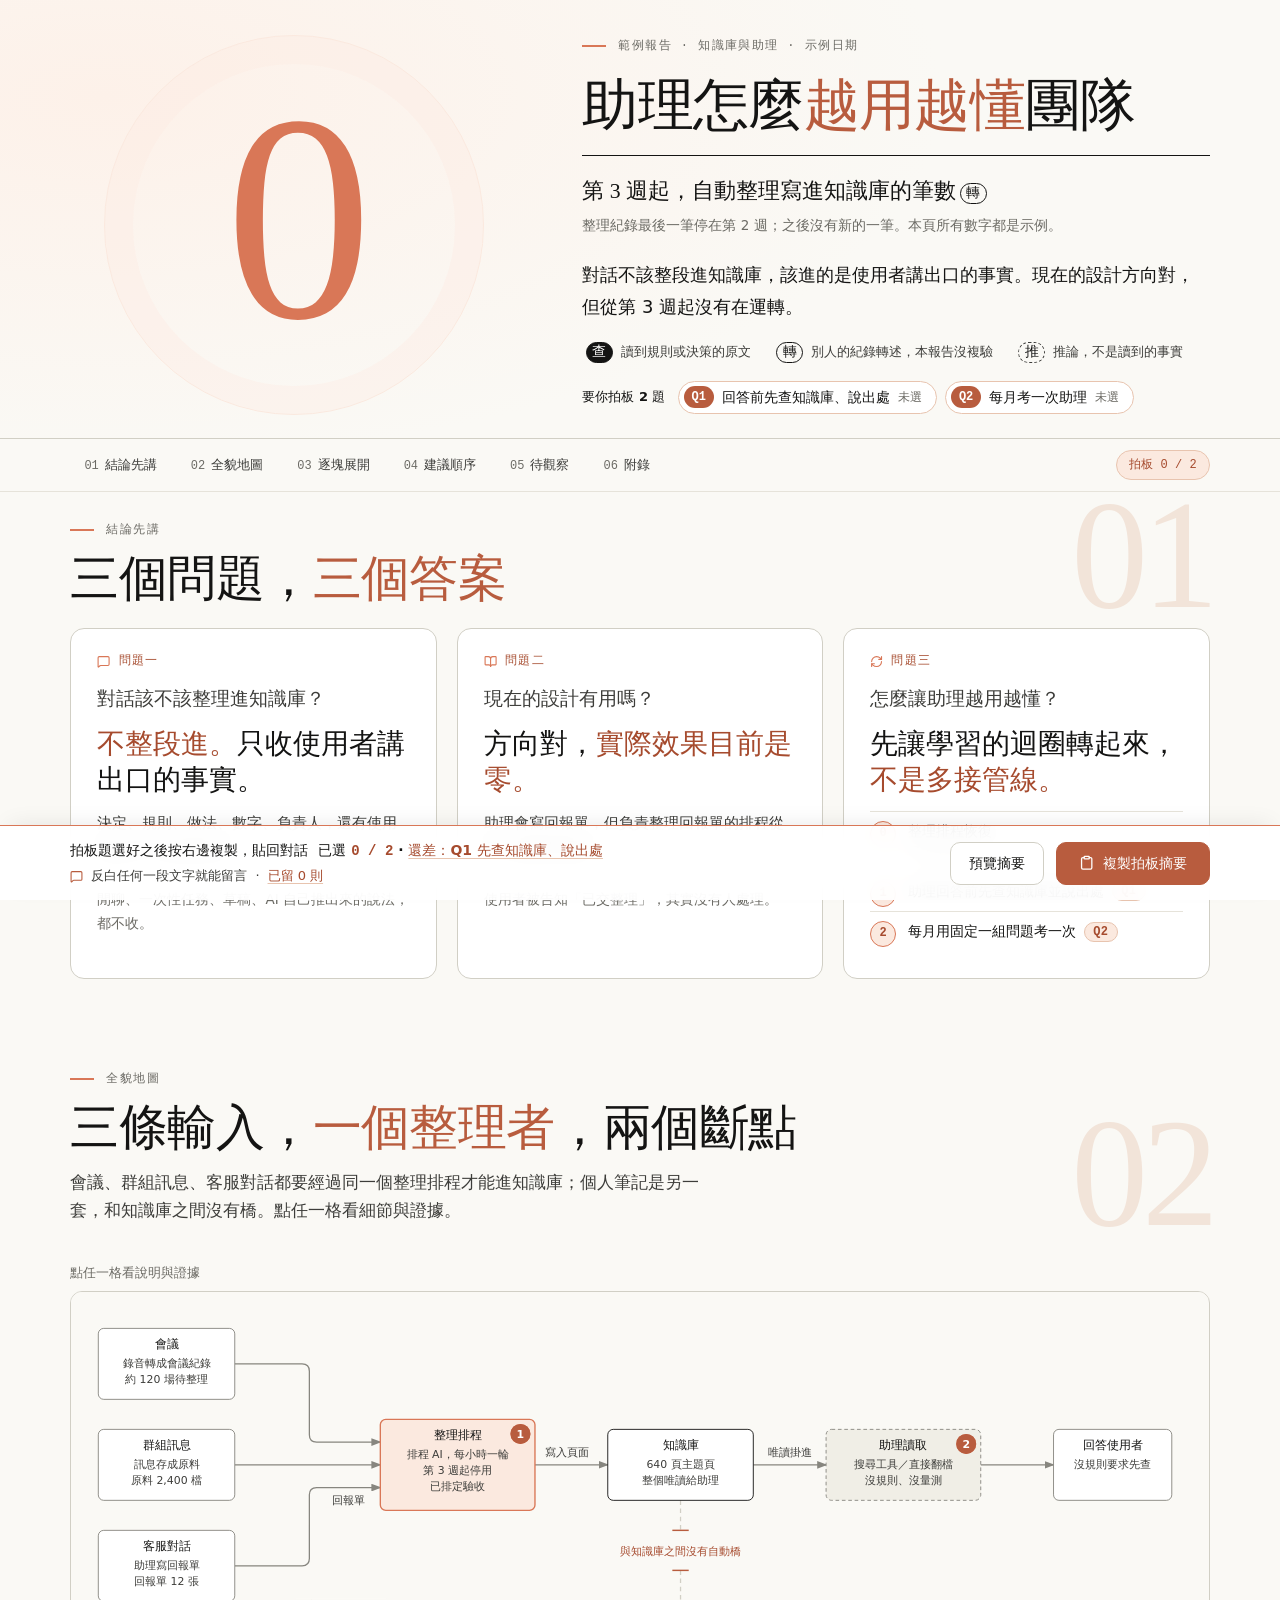
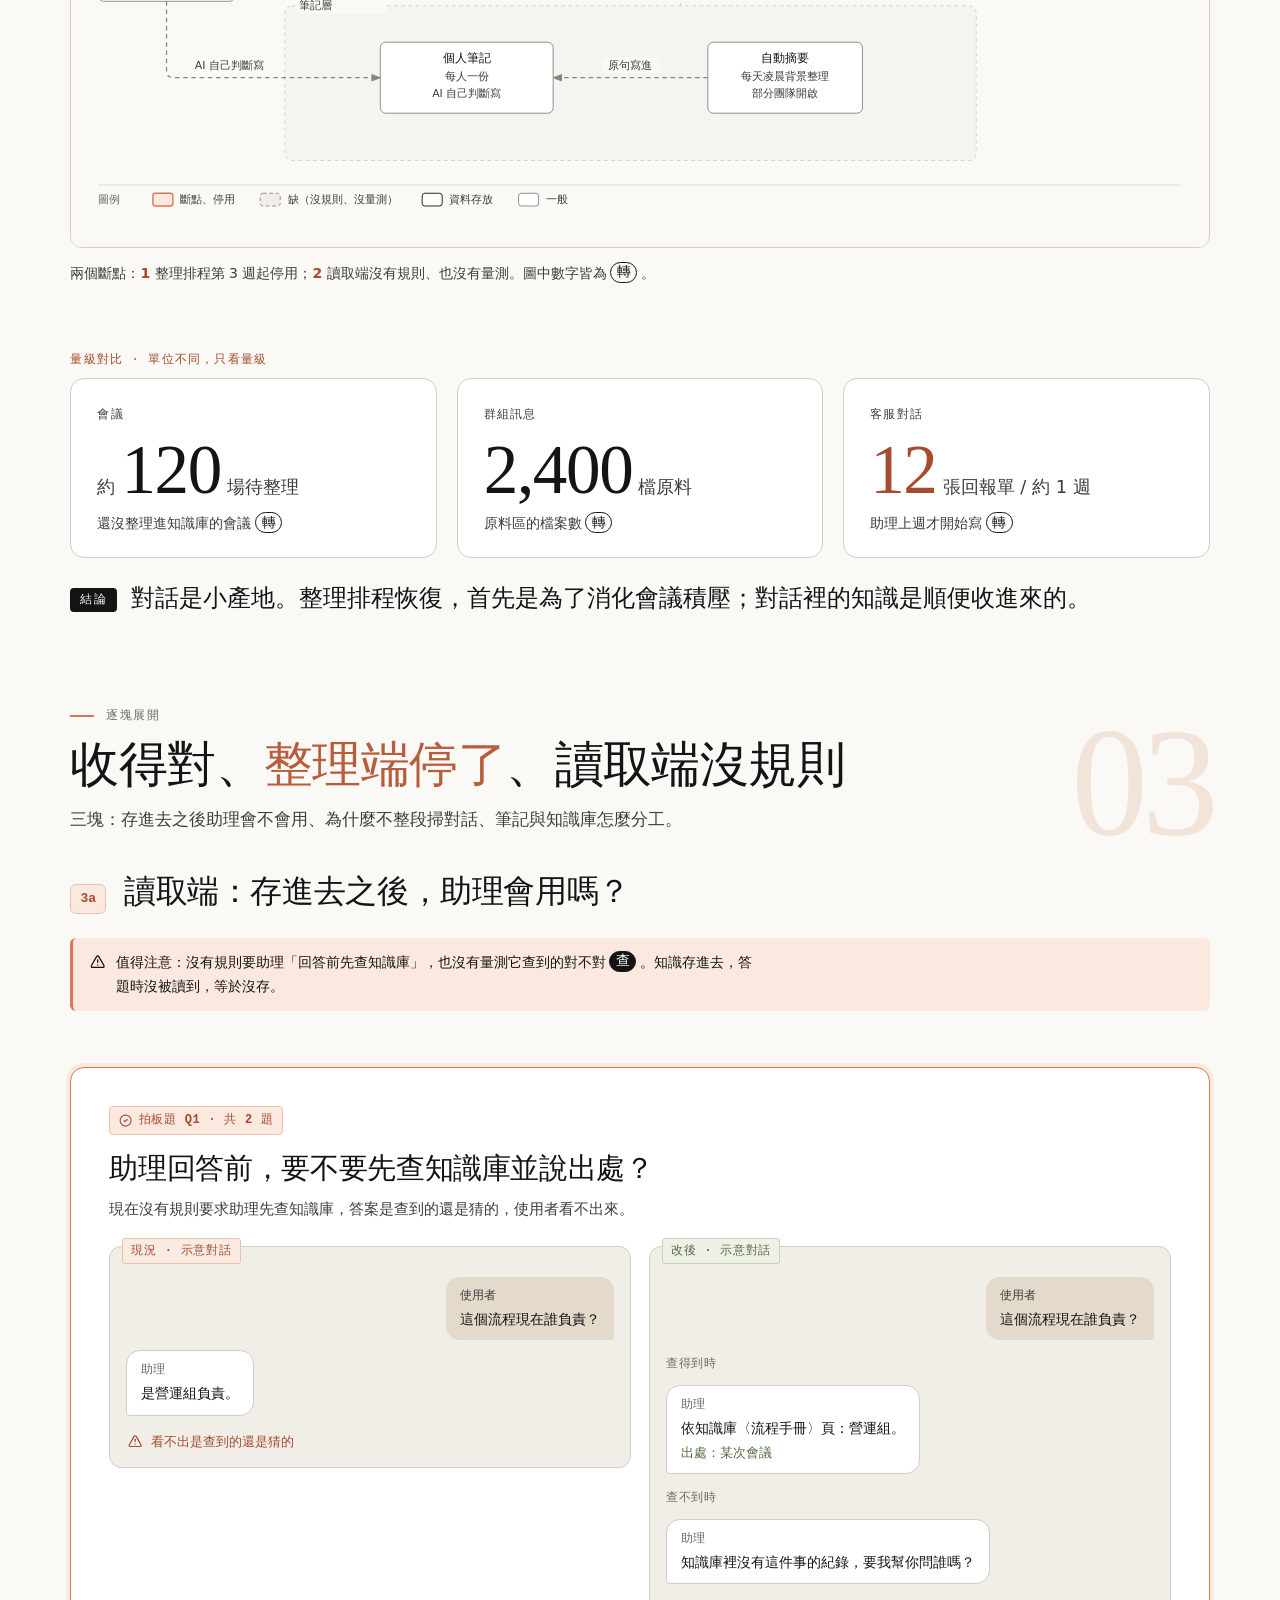
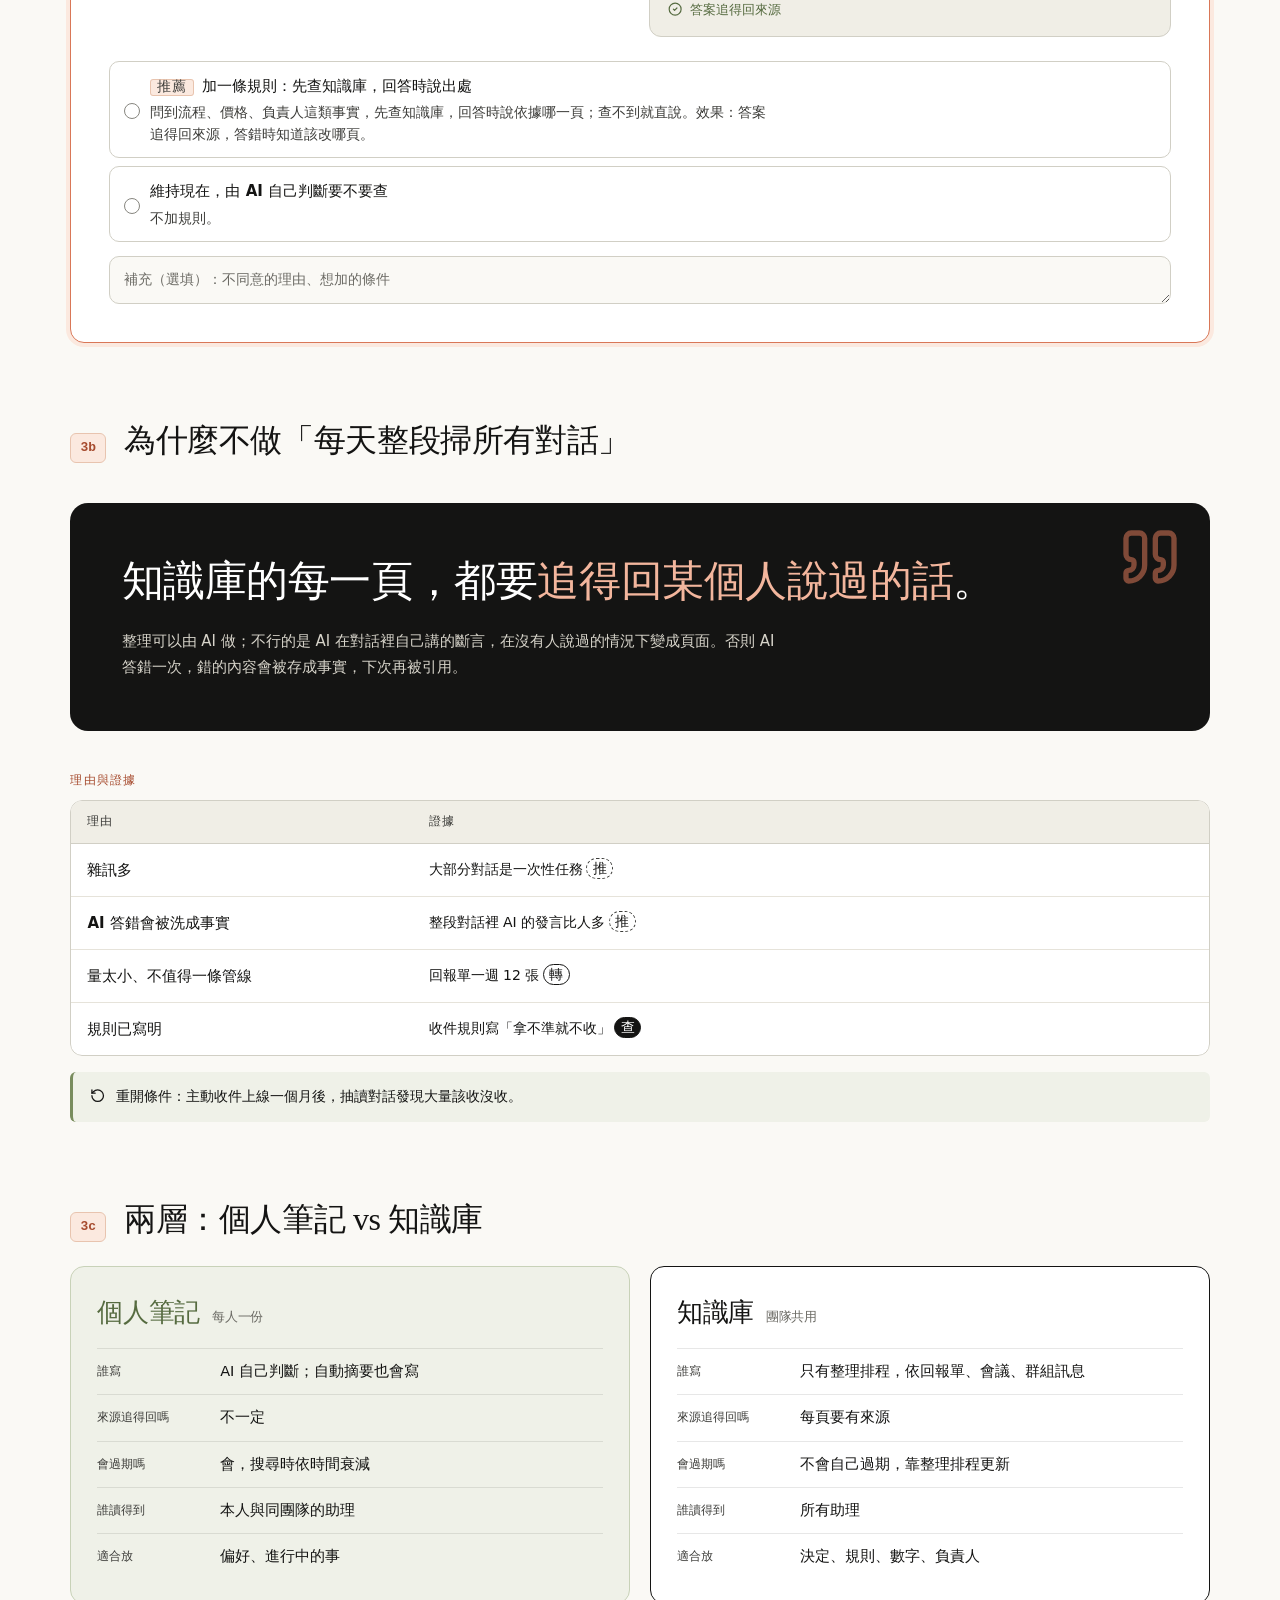
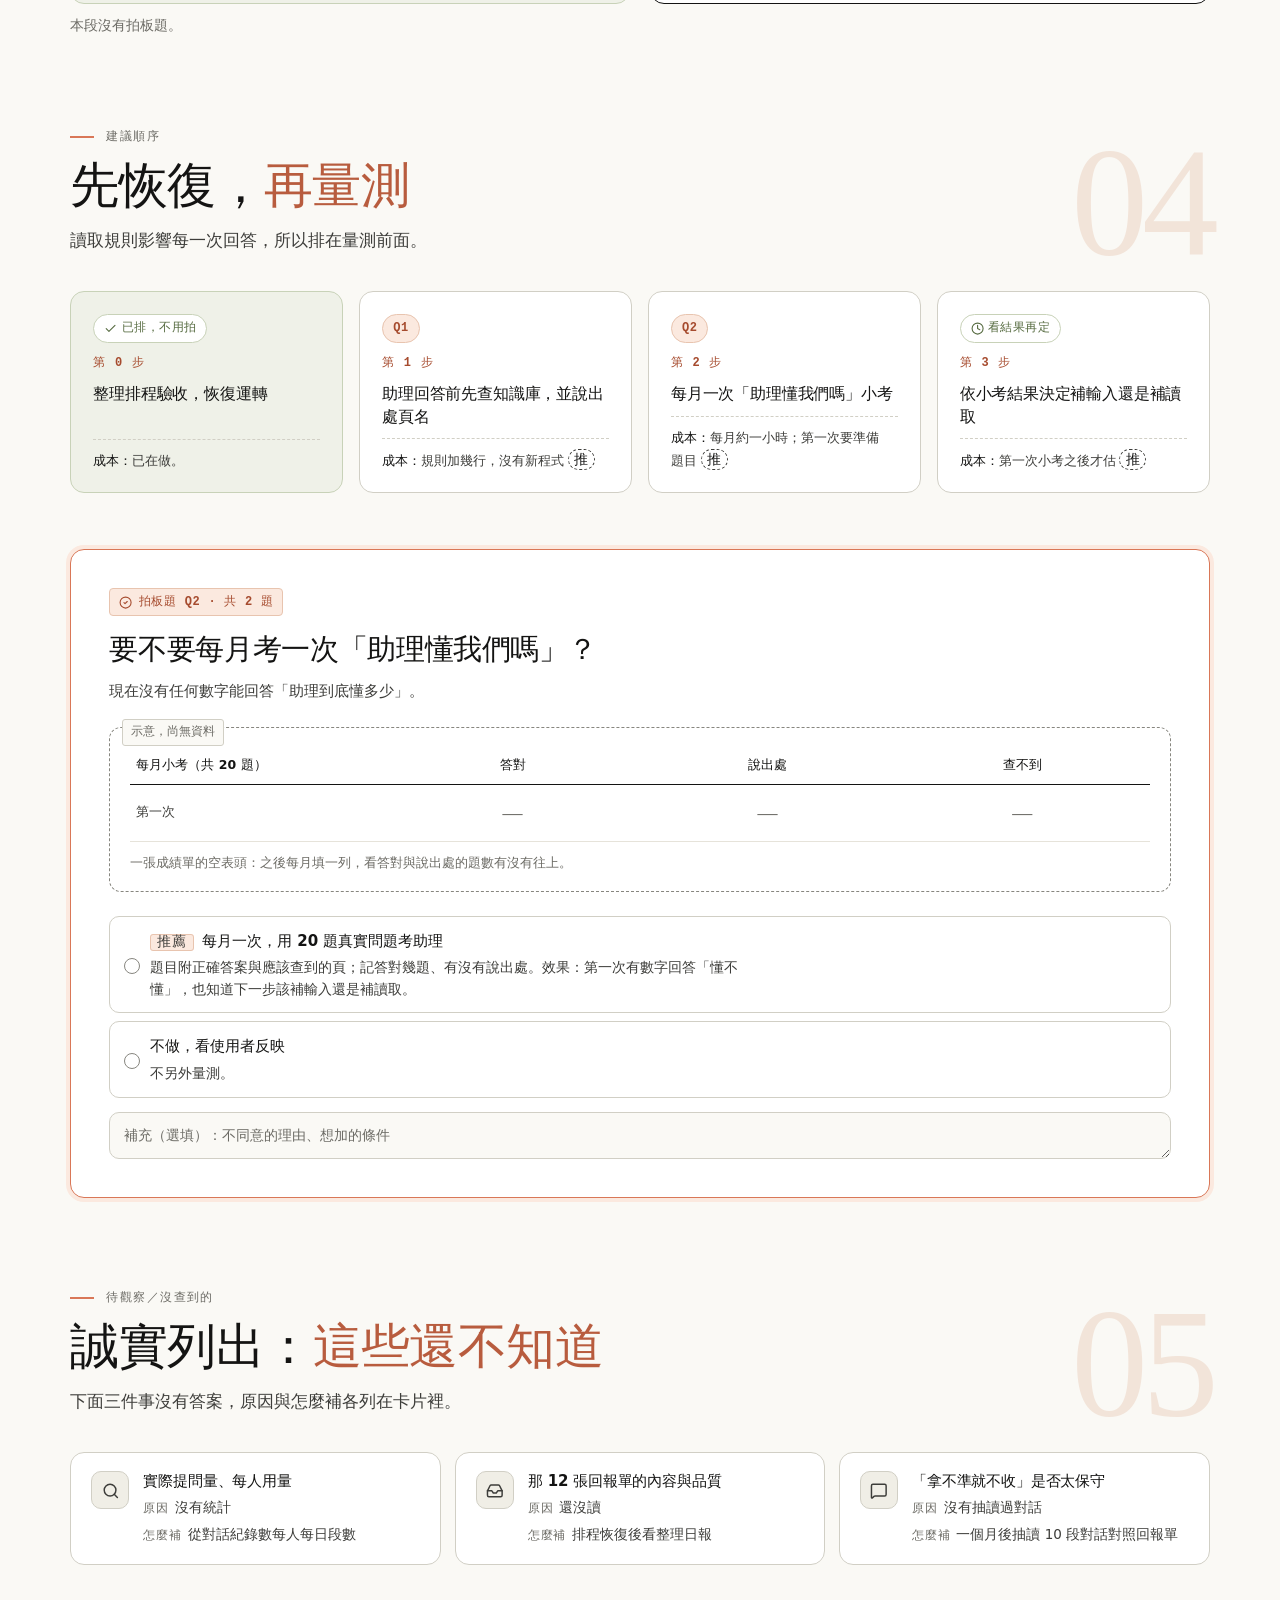
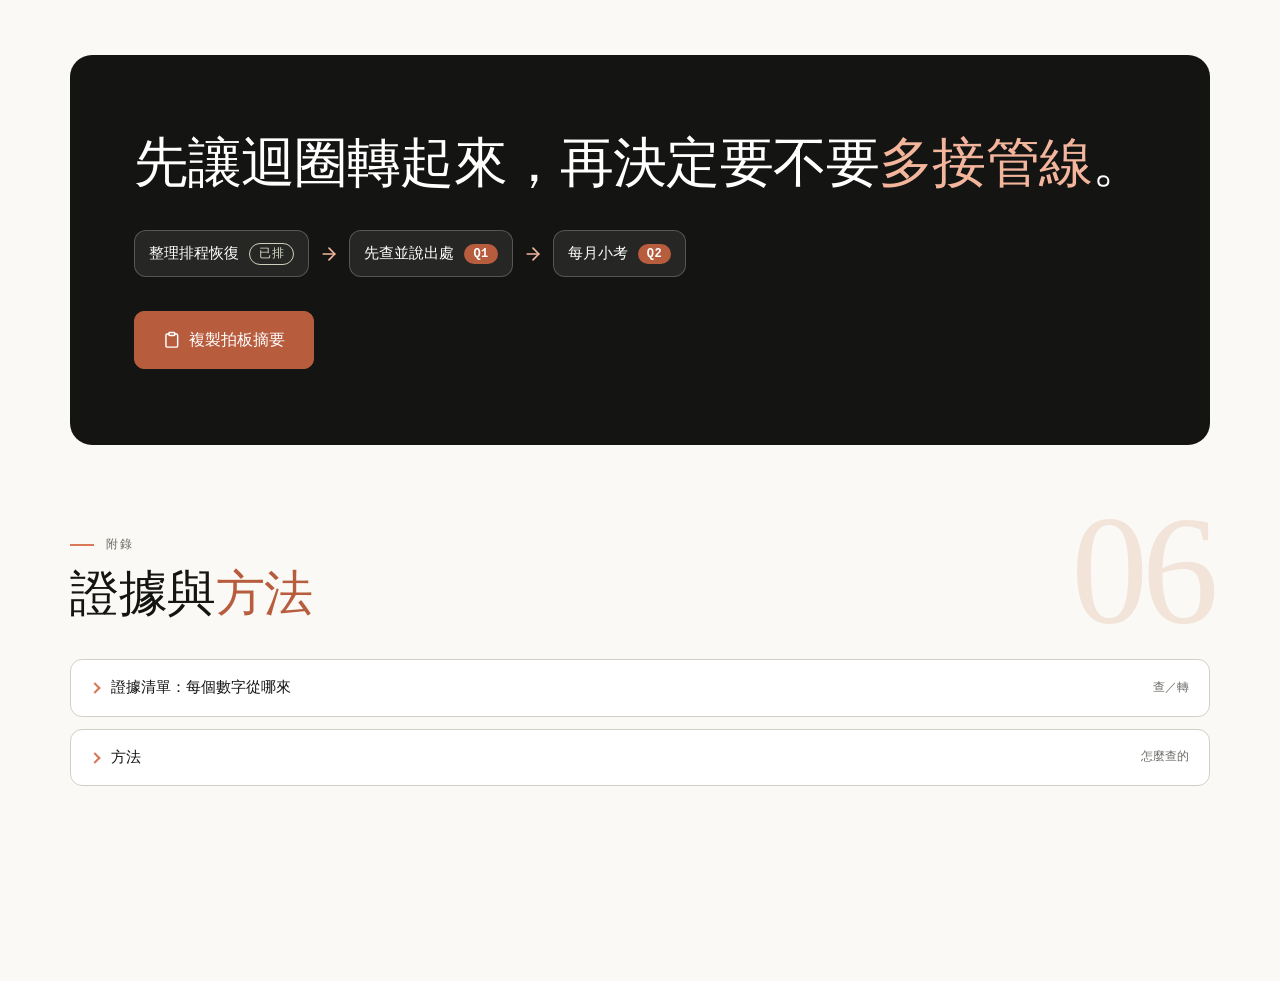
<file: skills/html-visualizer/references/examples/editorial-report/index.html>
<!doctype html>
<html lang="zh-TW">
  <head>
    <meta charset="UTF-8" />
    <meta name="viewport" content="width=device-width, initial-scale=1" />
    <link rel="icon" href="data:," />
    <title>範例報告 · 助理怎麼越用越懂團隊</title>
    <style>
@font-face{font-family:"VTDigits";src:local("Times New Roman"),local("Times");unicode-range:U+0030-0039,U+002C-002F,U+003A;}
:root{--wrap-max:1760px;--ivory:#faf9f5;--paper:#ffffff;--slate:#141413;--clay:#d97757;--clay-d:#b85c3e;--clay-soft:#fbe9df;--oat:#e3dacc;--olive:#788c5d;--olive-soft:#eff1e8;--olive-border:#c8d2b8;--g100:#f0eee6;--g200:#e6e3da;--g300:#d1cfc5;--g500:#87867f;--g700:#3d3d3a;--green:var(--green-ink);--green-soft:#eff1e8;--green-border:#c8d2b8;--red:var(--clay-ink);--red-soft:#faebe3;--red-border:#e8c4af;--yellow:var(--yellow-ink);--yellow-soft:#f8efd9;--yellow-border:#e8d4a0;--bg:var(--ivory);--bg-card:var(--paper);--bg-soft:var(--g100);--bg-soft-2:var(--g200);--border:var(--g300);--border-strong:var(--g500);--text:var(--slate);--text-muted:var(--g700);--text-soft:#6c6b65;--clay-ink:#a64b2e;--green-ink:#566b40;--yellow-ink:#7d6019;--accent:var(--clay);--accent-soft:var(--clay-soft);--serif:"VTDigits",ui-serif,Georgia,"Songti TC","Noto Serif TC","Source Han Serif TC","Times New Roman",serif;--serif-num:"Times New Roman",Times,"Songti TC",serif;--sans:system-ui,-apple-system,"Segoe UI","PingFang TC","Noto Sans TC",Roboto,Helvetica,Arial,sans-serif;--mono:ui-monospace,"SF Mono",Menlo,Monaco,Consolas,monospace;}
/* 偽元素也用 border-box：寫了寬度又加框線的箭頭、圓點，寬度才是寫的那個數 */
*,::before,::after{box-sizing:border-box;}
html{scroll-behavior:smooth;scroll-padding-top:70px;}
body{margin:0;background:var(--bg);color:var(--text);font-family:var(--sans);font-size:16px;line-height:1.7;-webkit-font-smoothing:antialiased;font-synthesis:none;}
h1,h2,h3,h4{font-family:var(--serif);font-weight:400;color:var(--slate);letter-spacing:-0.012em;margin:0;}
p,li,td{text-wrap:pretty;}
h1,h2,h3{text-wrap:balance;}
h1 em,h2 em,h3 em{font-style:normal;font-weight:700;color:var(--clay-d);}
em{font-weight:600;font-style:normal;}
.hl{background:linear-gradient(transparent 60%,#f7d9a0 60%);}
p{max-width:72ch;margin:0;}
.wrap{width:min(94vw,var(--wrap-max,1760px));margin:0 auto;padding:0 32px;}
.hidden{display:none;}
svg.ic{width:1.1em;height:1.1em;flex-shrink:0;vertical-align:-0.16em;}
.progress{position:fixed;top:0;left:0;right:0;height:3px;z-index:9999;pointer-events:none;}
.progress i{display:block;height:100%;background:var(--clay);transform-origin:0 50%;transform:scaleX(0);}
.topnav{position:sticky;top:0;z-index:40;background:rgba(250,249,245,0.9);backdrop-filter:blur(10px);border-bottom:1px solid var(--g200);}
.topnav .in{display:flex;align-items:center;gap:6px;padding:9px 0;overflow-x:auto;scrollbar-width:none;}
.topnav a{flex-shrink:0;font-size:13px;padding:5px 13px;border-radius:999px;color:var(--text-muted);text-decoration:none;border:1px solid transparent;white-space:nowrap;transition:all 0.15s;}
.topnav a .n{font-family:var(--mono);font-size:12px;color:var(--text-soft);margin-right:6px;}
.topnav a:hover{border-color:var(--g300);color:var(--slate);}
.topnav a.on{background:var(--slate);color:#fff;}
.topnav a.on .n{color:var(--clay-soft);}
.topnav .tag{margin-left:auto;flex-shrink:0;font-family:var(--mono);font-size:11px;color:var(--text-soft);padding-left:12px;white-space:nowrap;}
.eyebrow{font-family:var(--mono);font-size:11.5px;letter-spacing:0.12em;color:var(--text-soft);display:flex;align-items:center;gap:12px;}
.eyebrow::before{content:"";width:24px;height:1.5px;background:var(--clay);flex-shrink:0;}
.card{background:var(--bg-card);border:1.5px solid var(--border);border-radius:14px;}
.card-soft{background:var(--bg-soft);border:1.5px solid var(--border);border-radius:10px;}
.lead{font-size:clamp(17px,1.5vw,20px);line-height:1.75;color:var(--text-muted);}
.sub{font-size:13.5px;color:var(--text-soft);}
.mt-s{margin-top:12px;}
.mt-m{margin-top:24px;}
.mt-l{margin-top:40px;}
.mt-xl{margin-top:64px;}
.h3{font-size:clamp(21px,2vw,28px);line-height:1.3;}
.h3-mono{font-family:var(--mono);font-size:11px;letter-spacing:0.1em;color:var(--clay-ink);margin-bottom:8px;display:block;}
.ev{display:inline-flex;align-items:center;justify-content:center;min-width:1.9em;height:1.55em;padding:0 0.5em;border-radius:999px;font:600 11.5px/1 var(--mono);vertical-align:0.1em;margin:0 0.25em;position:relative;cursor:help;white-space:nowrap;}
.ev-q{background:var(--slate);color:#fff;border:1px solid var(--slate);}
.ev-z{background:transparent;color:var(--slate);border:1px solid var(--slate);}
.ev-t{background:transparent;color:var(--g700);border:1.5px dashed var(--g700);}
.ev::after{content:attr(data-tip);display:none;position:absolute;left:50%;bottom:calc(100% + 8px);transform:translateX(-50%);width:max-content;max-width:min(240px,70vw);white-space:normal;background:var(--slate);color:#fff;font:12px/1.5 var(--sans);padding:7px 10px;border-radius:7px;z-index:60;text-align:left;letter-spacing:0;text-transform:none;}
.ev:hover::after,.ev:focus-visible::after{display:block;}
.ev:focus-visible{outline:2px solid var(--clay);outline-offset:2px;}
.rv-pre{opacity:0;transform:translateY(22px);}
.rv-pre.in{opacity:1;transform:none;transition:opacity 0.7s cubic-bezier(0.2,0.7,0.2,1),transform 0.7s cubic-bezier(0.2,0.7,0.2,1);}
header.masthead{position:relative;border-bottom:1.5px solid var(--border);background:radial-gradient( 1200px 520px at 8% 22%,#fdf1e9 0%,rgba(250,249,245,0) 70% ),var(--ivory);}
.hero-grid{display:grid;grid-template-columns:minmax(0,5fr) minmax(0,7fr);gap:clamp(28px,5vw,88px);align-items:center;padding:clamp(36px,6vw,84px) 0 clamp(36px,5vw,64px);min-height:min(86vh,900px);}
.zero-wrap{position:relative;display:flex;justify-content:center;align-items:center;}
.zero-wrap::before{content:"";position:absolute;width:min(100%,520px);aspect-ratio:1;border-radius:50%;border:1.5px solid var(--clay-soft);box-shadow:inset 0 0 0 28px rgba(251,233,223,0.35);}
.zero{position:relative;font-family:var(--serif-num);font-weight:400;font-size:clamp(200px,30vw,500px);line-height:0.9;color:var(--clay);letter-spacing:-0.03em;margin:0;padding:0.02em 0 0.06em;}
.hero-h1{font-size:clamp(34px,4.4vw,68px);line-height:1.12;margin-top:18px;}
.hero-cap{margin-top:26px;padding-top:20px;border-top:1.5px solid var(--slate);}
.hero-cap .big{font-family:var(--serif);font-size:clamp(18px,1.7vw,24px);line-height:1.45;color:var(--slate);}
.hero-cap .small{font-size:13.5px;color:var(--text-soft);margin-top:6px;}
.hero-quote{margin-top:22px;font-size:clamp(16.5px,1.4vw,19px);line-height:1.8;color:var(--text-muted);max-width:54ch;}
.legend-row{display:flex;flex-wrap:wrap;gap:10px 22px;margin-top:26px;font-size:12.5px;color:var(--text-muted);}
.legend-row span.item{display:inline-flex;align-items:center;gap:4px;}
.chap{padding-top:clamp(80px,10vw,140px);}
.chap-head{position:relative;margin-bottom:clamp(28px,4vw,48px);min-height:clamp(110px,12vw,180px);display:flex;flex-direction:column;justify-content:flex-end;}
.chap-head::before{content:attr(data-n);position:absolute;right:-0.02em;top:50%;transform:translateY(-56%);font-family:var(--serif-num);font-weight:400;font-size:clamp(130px,18vw,270px);line-height:1;color:#f2e4d9;letter-spacing:-0.04em;pointer-events:none;user-select:none;z-index:0;}
.chap-head > *{position:relative;z-index:1;}
.chap-head h2{font-size:clamp(30px,3.8vw,56px);line-height:1.15;margin-top:12px;}
.chap-head .dek{margin-top:12px;font-size:clamp(15px,1.3vw,18px);color:var(--text-muted);max-width:60ch;}
.answers{display:grid;grid-template-columns:repeat(3,minmax(0,1fr));gap:20px;}
.ans{padding:28px 26px 26px;display:flex;flex-direction:column;gap:14px;position:relative;}
.ans .qn{font-family:var(--mono);font-size:11px;letter-spacing:0.12em;color:var(--clay-ink);display:flex;align-items:center;gap:8px;}
.ans .qn .ic{color:var(--clay);}
.ans .q{font-family:var(--serif);font-size:19px;line-height:1.4;color:var(--text-muted);}
.ans .a{font-family:var(--serif);font-size:clamp(24px,2.2vw,31px);line-height:1.25;color:var(--slate);font-weight:500;}
.ans .a em{color:var(--clay-ink);font-weight:700;}
.ans p{font-size:14.5px;color:var(--text-muted);line-height:1.75;}
.ans .nots{font-size:13.5px;color:var(--text-soft);border-top:1px dashed var(--border);padding-top:12px;}
ol.mini{list-style:none;margin:0;padding:0;display:flex;flex-direction:column;gap:0;counter-reset:m -1;}
ol.mini li{counter-increment:m;position:relative;padding:9px 0 9px 38px;font-size:14px;line-height:1.55;color:var(--slate);border-top:1px solid var(--g200);}
ol.mini li::before{content:counter(m);position:absolute;left:0;top:9px;width:26px;height:26px;border-radius:50%;border:1.5px solid var(--clay);color:var(--clay-ink);font:600 12px/23px var(--mono);text-align:center;background:var(--clay-soft);}
ol.mini li small{display:block;color:var(--text-soft);font-size:12.5px;}
.fix{margin-top:26px;display:grid;grid-template-columns:auto minmax(0,1fr);gap:20px;padding:22px 26px;background:var(--clay-soft);border:1.5px solid var(--clay);border-radius:14px;}
.fix .stamp{align-self:start;font-family:var(--mono);font-size:12px;letter-spacing:0.14em;font-weight:700;color:#fff;background:var(--clay-d);padding:5px 12px;border-radius:4px;}
.fix p{font-size:15px;max-width:80ch;}
.fix p + p{margin-top:8px;}
.figure{width:100%;max-width:100%;min-width:0;overflow-x:auto;background:var(--ivory);border:1px solid var(--g300);border-radius:12px;}
.figure svg{display:block;width:100%;height:auto;}
svg.vb{min-width:1000px;}
svg text{font-family:var(--sans);font-size:12px;fill:var(--g700);}
svg text.n{font-size:13px;font-weight:600;fill:var(--slate);}
svg text.mono{font-family:var(--mono);}
svg text.accent{fill:var(--clay-ink);}
svg text.badge-n{fill:#fff;font-weight:700;font-size:12px;}
svg .pulse{transform-box:fill-box;transform-origin:center;animation:pulse 2.4s ease-out infinite;}
@keyframes pulse{0%{transform:scale(1);opacity:0.55;}100%{transform:scale(2.1);opacity:0;}}
.fig-note{margin-top:14px;font-size:14px;color:var(--text-muted);max-width:88ch;}
.fig-note b{color:var(--clay-ink);}
.tiles{display:grid;grid-template-columns:repeat(3,minmax(0,1fr));gap:20px;}
.tile{padding:26px 26px 22px;position:relative;}
.tile .lab{font-family:var(--mono);font-size:11px;letter-spacing:0.1em;color:var(--text-muted);font-weight:600;}
.tile .num{font-family:var(--serif-num);font-size:clamp(46px,5.4vw,88px);line-height:1;margin:10px 0 8px;color:var(--slate);letter-spacing:-0.02em;}
.tile .num small{font-family:var(--sans);font-size:0.26em;letter-spacing:0;color:var(--text-muted);margin-left:6px;}
.tile p{font-size:13.5px;color:var(--text-muted);line-height:1.6;}
.tile.last{background:var(--bg-card);}
.tile.last .num{color:var(--clay-ink);}
.verdict{margin-top:22px;display:flex;gap:14px;align-items:baseline;font-family:var(--serif);font-size:clamp(19px,1.9vw,26px);line-height:1.5;}
.verdict .tag{font-family:var(--mono);font-size:11px;letter-spacing:0.1em;background:var(--slate);color:#fff;padding:3px 10px;border-radius:4px;flex-shrink:0;transform:translateY(-3px);}
.block{padding-top:clamp(48px,6vw,84px);}
.block:first-of-type{padding-top:0;}
.block-head{display:grid;grid-template-columns:auto minmax(0,1fr);gap:18px;align-items:baseline;margin-bottom:24px;}
.block-head .k{justify-self:start;font-family:var(--mono);font-size:13px;font-weight:700;color:var(--clay-ink);border:1.5px solid var(--clay);background:var(--clay-soft);border-radius:8px;padding:4px 10px;}
.block-head h3{font-size:clamp(24px,2.5vw,36px);line-height:1.25;}
.matrix{display:grid;grid-template-columns:repeat(3,minmax(0,1fr));gap:16px;}
.mx{padding:20px 22px 20px;display:flex;flex-direction:column;gap:10px;position:relative;}
.mx .what{font-family:var(--sans);font-weight:600;font-size:18px;line-height:1.35;}
.mx .eg{font-size:13.5px;color:var(--text-muted);border-left:2px solid var(--g300);padding-left:10px;}
.mx .eg i{font-style:normal;font-family:var(--mono);font-size:10.5px;color:var(--text-soft);margin-right:6px;border:1px solid var(--g300);border-radius:3px;padding:0 5px;}
.mx .go{margin-top:auto;display:inline-flex;align-items:center;gap:8px;font-size:13px;font-weight:600;}
.dest{display:inline-flex;align-items:center;gap:6px;font-size:12.5px;font-weight:600;padding:4px 11px;border-radius:999px;border:1px solid;width:fit-content;}
.dest-kb{background:var(--clay-soft);border-color:#e8c4af;color:var(--clay-ink);}
.dest-mem{background:var(--olive-soft);border-color:var(--olive-border);color:var(--green);}
.dest-no{background:var(--g100);border-color:var(--g300);color:var(--g700);}
.mx.star{border-color:var(--clay);box-shadow:0 0 0 3px var(--clay-soft);}
.mx .why-note{font-size:12.5px;color:var(--text-muted);}
.principle{position:relative;margin-top:40px;padding:clamp(26px,4vw,54px) clamp(24px,4vw,60px);background:var(--slate);color:#fff;border-radius:18px;overflow:hidden;}
.principle svg.q{position:absolute;right:28px;top:22px;width:64px;height:64px;color:var(--clay);opacity:0.55;}
.principle blockquote{margin:0;font-family:var(--serif);font-size:clamp(26px,3.3vw,48px);line-height:1.3;letter-spacing:-0.01em;max-width:22em;}
.principle blockquote em{color:#f3b69d;font-weight:600;}
.principle p{margin-top:20px;color:#d7d4ca;font-size:15px;max-width:70ch;}
table.tbl{width:100%;border-collapse:separate;border-spacing:0;table-layout:fixed;border:1.5px solid var(--border);border-radius:12px;overflow:hidden;background:var(--paper);}
table.tbl th{text-align:left;font-family:var(--mono);font-size:11px;letter-spacing:0.08em;color:var(--text-muted);background:var(--g100);padding:11px 16px;border-bottom:1.5px solid var(--border);text-transform:none;}
table.tbl td{padding:14px 16px;font-size:14px;vertical-align:top;border-bottom:1px solid var(--g200);line-height:1.6;}
table.tbl tr:last-child td{border-bottom:0;}
table.tbl td b{font-family:var(--sans);font-weight:600;font-size:15px;}
.tbl-wrap{overflow-x:auto;border-radius:12px;}
.tbl-wrap table.tbl{min-width:640px;}
.callout{margin-top:16px;padding:13px 17px;background:var(--yellow-soft);border-left:3px solid #c49845;border-radius:6px;font-size:14px;color:#5e4510;display:flex;gap:10px;align-items:flex-start;}
.callout .ic{margin-top:0.2em;}
.callout.clay{background:var(--clay-soft);border-left-color:var(--clay);color:var(--slate);}
.callout.green{background:var(--green-soft);border-left-color:var(--olive);color:var(--slate);}
.chain{display:grid;grid-template-columns:repeat(5,minmax(0,1fr));gap:0;position:relative;}
.cs{position:relative;padding:20px 20px 22px;background:var(--paper);border:1.5px solid var(--border);border-right-width:0;display:flex;flex-direction:column;gap:10px;}
.cs:first-child{border-radius:14px 0 0 14px;}
.cs:last-child{border-radius:0 14px 14px 0;border-right-width:1.5px;}
.cs::after{content:"";position:absolute;right:-11px;top:28px;width:20px;height:20px;background:var(--paper);border-top:1.5px solid var(--border);border-right:1.5px solid var(--border);transform:rotate(45deg);z-index:2;}
.cs:last-child::after{display:none;}
.cs .no{font-family:var(--serif-num);font-size:38px;line-height:1;color:var(--g300);}
.cs h4{font-family:var(--sans);font-size:14.5px;font-weight:600;line-height:1.45;}
.cs p{font-size:13px;color:var(--text-muted);line-height:1.6;}
.cs.bad{background:var(--red-soft);border-color:var(--clay);}
.cs.bad::after{background:var(--red-soft);border-color:var(--clay);}
.cs.bad .no{color:var(--clay);}
.cs .st{margin-top:auto;font-size:12.5px;font-weight:600;display:inline-flex;gap:6px;align-items:center;color:var(--green);}
.cs.bad .st{color:var(--clay-ink);}
.twocol{display:grid;grid-template-columns:repeat(2,minmax(0,1fr));gap:20px;}
.dd{padding:24px 26px;}
.dd h4{font-family:var(--sans);font-size:15px;font-weight:700;display:flex;align-items:center;gap:9px;margin-bottom:14px;}
.dd.good h4{color:var(--green);}
.dd.bad h4{color:var(--clay-ink);}
.dd.good{background:var(--green-soft);border-color:var(--green-border);}
.dd.bad{background:var(--red-soft);border-color:var(--red-border);}
.dd ul{list-style:none;margin:0;padding:0;display:flex;flex-direction:column;gap:12px;}
.dd li{display:grid;grid-template-columns:22px minmax(0,1fr);gap:8px;font-size:14px;line-height:1.65;}
.dd li .ic{margin-top:0.22em;}
.dd.good li .ic{color:var(--green);}
.dd.bad li .ic{color:var(--clay-ink);}
.dd li b{display:block;}
.tl{display:grid;grid-template-columns:repeat(4,minmax(0,1fr));position:relative;gap:0;padding-top:6px;}
.tl::before{content:"";position:absolute;left:0;right:0;top:17px;height:2px;background:var(--g300);}
.tl-i{position:relative;padding:26px 12px 0 0;}
.tl-i::before{content:"";position:absolute;left:0;top:11px;width:13px;height:13px;border-radius:50%;background:var(--paper);border:2.5px solid var(--g500);}
.tl-i.f::before{background:var(--slate);border-color:var(--slate);}
.tl-i.x::before{background:var(--clay);border-color:var(--clay);}
.tl-i.x .d{color:var(--clay-ink);}
.tl-i.p::before{border-style:dashed;border-color:var(--g700);}
.tl-i.f-old::before{border-color:var(--clay);background:var(--clay);}
.tl-i.s::before{border-color:var(--olive);}
.tl-i .d{font-family:var(--mono);font-size:12.5px;font-weight:700;color:var(--slate);}
.tl-i .t{font-size:13px;line-height:1.6;color:var(--text-muted);margin-top:4px;}
.tl-i .t b{color:var(--slate);font-weight:600;}
.tl-cap{font-size:12.5px;color:var(--text-soft);margin-top:14px;display:flex;gap:18px;flex-wrap:wrap;}
.tl-cap span{display:inline-flex;align-items:center;gap:6px;}
.tl-cap i{width:10px;height:10px;border-radius:50%;display:inline-block;border:2.5px solid var(--g500);background:#fff;}
.tl-cap i.x{background:var(--clay);border-color:var(--clay);}
.tl-cap i.p{border-style:dashed;border-color:var(--g700);}
.tl-cap i.f-old{background:var(--clay);border-color:var(--clay);}
.tl-cap i.s{border-color:var(--olive);}
.read-grid{display:grid;grid-template-columns:minmax(0,7fr) minmax(0,5fr);gap:20px;}
.rd{padding:24px 26px;display:flex;flex-direction:column;gap:14px;}
.rd h4{font-family:var(--sans);font-size:15px;font-weight:700;display:flex;gap:9px;align-items:center;}
.rd h4 .ic{color:var(--clay);}
.rd ul{margin:0;padding:0;list-style:none;display:flex;flex-direction:column;gap:10px;font-size:14px;}
.rd li{padding-left:16px;position:relative;line-height:1.65;}
.rd li::before{content:"";position:absolute;left:0;top:0.72em;width:6px;height:6px;border-radius:50%;background:var(--clay);}
.vs{display:grid;grid-template-columns:1fr auto 1fr;gap:12px;align-items:center;}
.vs .side{text-align:center;padding:18px 10px;border-radius:12px;border:1.5px solid var(--border);background:var(--paper);}
.vs .side .num{font-family:var(--serif-num);font-size:clamp(48px,5.6vw,84px);line-height:1;letter-spacing:-0.02em;}
.vs .side .l{font-size:13px;color:var(--text-muted);margin-top:6px;}
.vs .side.is-zero{background:var(--clay-soft);border-color:var(--clay);}
.vs .side.is-zero .num{color:var(--clay-ink);}
.vs .x{font-family:var(--mono);font-size:12px;color:var(--text-soft);}
.vs-cap{font-size:12.5px;color:var(--text-soft);text-align:center;}
table.cmp3 th.a{background:var(--olive-soft);color:var(--green);}
table.cmp3 th.b{background:var(--clay-soft);color:var(--clay-ink);}
table.cmp3 td:first-child{font-family:var(--serif);font-weight:600;font-size:15px;background:var(--g100);}
.cmp{align-items:stretch;display:grid;grid-template-columns:repeat(2,minmax(0,1fr));gap:18px;}
.cmp-col{display:flex;flex-direction:column;gap:10px;}
.cmp-tag{font-family:var(--mono);font-size:11px;letter-spacing:0.1em;font-weight:700;padding:3px 10px;border-radius:4px;width:fit-content;}
.cmp-tag.before{background:var(--red-soft);color:var(--clay-ink);border:1px solid var(--red-border);}
.cmp-tag.after{background:var(--green-soft);color:var(--green);border:1px solid var(--green-border);}
.chat{position:relative;background:var(--g100);border:1px solid var(--border);border-radius:12px;padding:30px 16px 16px;display:flex;flex-direction:column;gap:10px;}
.chat .lab{position:absolute;top:-9px;left:12px;background:var(--paper);font-family:var(--mono);font-size:12px;letter-spacing:0.06em;color:var(--text-soft);padding:2px 8px;border:1px solid var(--border);border-radius:3px;}
.bub{max-width:88%;padding:10px 14px;font-size:14px;line-height:1.6;}
.bub.u{align-self:flex-end;background:var(--oat);border-radius:14px 14px 4px 14px;}
.bub.a{align-self:flex-start;background:#fff;border:1px solid var(--border);border-radius:14px 14px 14px 4px;}
.bub .who{display:block;font-family:var(--mono);font-size:12px;color:var(--text-soft);margin-bottom:2px;}
.bub .src{display:block;margin-top:4px;font-size:12.5px;color:var(--green);font-weight:600;}
.flag{display:flex;gap:8px;align-items:flex-start;font-size:13px;color:var(--clay-ink);line-height:1.5;padding:0 2px;}
.flag .ic{margin-top:0.15em;}
.flag.ok{color:var(--green);}
.alt-label{align-self:flex-start;font-family:var(--mono);font-size:12px;color:var(--text-soft);letter-spacing:0.06em;margin-top:4px;}
.score{background:#fff;border:1px dashed var(--g500);border-radius:12px;padding:18px 20px;position:relative;}
.score .lab{position:absolute;top:-9px;left:12px;background:var(--ivory);font-family:var(--mono);font-size:12px;color:var(--text-soft);padding:2px 8px;border:1px solid var(--border);border-radius:3px;}
.score table{width:100%;border-collapse:collapse;table-layout:fixed;}
.score th{font-size:12.5px;font-weight:600;text-align:center;padding:8px 6px;border-bottom:1.5px solid var(--slate);color:var(--slate);}
.score th:first-child{text-align:left;}
.score td{text-align:center;padding:11px 6px;border-bottom:1px solid var(--g200);font-family:var(--serif-num);font-size:20px;color:var(--g500);}
.score td:first-child{text-align:left;font-family:var(--sans);font-size:13px;color:var(--text-muted);}
.score .cap{margin-top:10px;font-size:12.5px;color:var(--text-soft);}
.steps4{display:grid;grid-template-columns:repeat(4,minmax(0,1fr));gap:16px;}
.st4{padding:22px 22px 20px;display:flex;flex-direction:column;gap:10px;position:relative;}
.st4 .no{font-family:var(--mono);font-size:11px;letter-spacing:0.1em;font-weight:700;color:var(--clay-ink);}
.st4 h4{font-family:var(--sans);font-size:15.5px;font-weight:600;line-height:1.45;}
.st4 .cost{margin-top:auto;padding-top:10px;border-top:1px dashed var(--border);font-size:13px;color:var(--text-muted);}
.st4 .cost b{color:var(--slate);}
.st4.zero-step{background:var(--green-soft);border-color:var(--green-border);}
.st4 .badge{display:inline-flex;align-items:center;gap:4px;padding:3px 10px;font-family:var(--mono);font-size:11px;font-weight:600;border-radius:999px;border:1px solid;width:fit-content;}
.badge.q{background:var(--clay-soft);color:var(--clay-ink);border-color:#e8c4af;}
.badge.done{background:#fff;color:var(--green);border-color:var(--green-border);}
.none-card{margin-top:28px;display:grid;grid-template-columns:minmax(0,4fr) minmax(0,8fr);gap:0;padding:0;overflow:hidden;}
.none-card .l{padding:26px 28px;background:var(--slate);color:#fff;}
.none-card .l .h3-mono{color:#f3b69d;}
.none-card .l h4{color:#fff;font-size:clamp(22px,2.2vw,30px);line-height:1.3;}
.none-card .l p{margin-top:12px;color:#d7d4ca;font-size:14px;}
.none-card .r{padding:8px 28px;display:grid;}
.none-card .row{display:grid;grid-template-columns:110px minmax(0,1fr);gap:16px;padding:16px 0;border-bottom:1px solid var(--g200);font-size:14px;line-height:1.65;}
.none-card .row:last-child{border-bottom:0;}
.none-card .row .k{font-family:var(--mono);font-size:11px;letter-spacing:0.06em;color:var(--text-soft);padding-top:3px;}
.none-card .row.judge{font-family:var(--serif);font-size:17px;}
.unk{display:grid;grid-template-columns:repeat(2,minmax(0,1fr));gap:14px;}
.uk{display:grid;grid-template-columns:38px minmax(0,1fr);gap:14px;padding:18px 20px;}
.uk .ico{width:38px;height:38px;border-radius:10px;background:var(--g100);border:1px solid var(--g300);display:flex;align-items:center;justify-content:center;color:var(--g700);}
.uk h4{font-family:var(--sans);font-size:15px;font-weight:600;line-height:1.45;}
.uk p{font-size:13.5px;color:var(--text-muted);margin-top:3px;}
.uk p b{font-family:var(--mono);font-size:10.5px;letter-spacing:0.06em;color:var(--text-soft);font-weight:600;margin-right:6px;}
.reveal{border:1.5px solid var(--border);border-radius:12px;background:var(--paper);margin-top:12px;overflow:hidden;}
.reveal > summary{cursor:pointer;padding:15px 20px;font-size:15px;font-weight:600;display:flex;align-items:center;gap:12px;list-style:none;}
.reveal > summary::-webkit-details-marker{display:none;}
.reveal > summary::before{content:"";width:8px;height:8px;border-right:2px solid var(--clay);border-bottom:2px solid var(--clay);transform:rotate(-45deg);transition:transform 0.18s;flex-shrink:0;}
.reveal[open] > summary::before{transform:rotate(45deg);}
.reveal > summary:hover{background:var(--bg-soft);}
.reveal > summary .tag{margin-left:auto;font-family:var(--mono);font-size:10.5px;color:var(--text-soft);font-weight:400;}
.reveal-body{padding:8px 20px 20px;border-top:1px dashed var(--border);font-size:14px;color:var(--text-muted);}
.reveal-body p{margin-top:10px;}
.evlist td:first-child{font-weight:600;color:var(--slate);}
.xp .figure svg g.node{cursor:pointer;}
.btn-primary{background:var(--clay-d);color:white;border:1.5px solid var(--clay-d);padding:10px 22px;border-radius:10px;font-size:14px;font-weight:600;cursor:pointer;transition:all 0.18s;}
.btn-primary:hover{background:var(--clay-ink);border-color:var(--clay-ink);}
.bar-in{width:min(94vw,var(--wrap-max,1760px));margin:0 auto;padding:14px 32px;}
.bar-row{display:flex;align-items:center;justify-content:space-between;gap:18px;flex-wrap:wrap;}
.bar-btns{display:flex;align-items:center;gap:12px;}
.bar-prog{font-family:var(--mono);font-size:12px;color:var(--clay-ink);margin-left:8px;}
.qchip{display:inline-flex;align-items:center;gap:6px;font-family:var(--mono);font-size:11px;font-weight:600;color:var(--clay-ink);background:var(--clay-soft);border:1px solid #e8c4af;border-radius:4px;padding:3px 9px;margin-bottom:14px;letter-spacing:0.06em;}
.decide{margin-top:56px;padding:clamp(22px,3vw,38px);border-color:var(--clay);box-shadow:0 0 0 4px var(--clay-soft);}
.decide h3{font-size:clamp(22px,2.3vw,32px);line-height:1.3;}
.decide .ctx{margin-top:10px;font-size:14.5px;color:var(--text-muted);max-width:80ch;}
.decide .samples{margin-top:24px;}
.decide .opts{margin-top:24px;}
.opt{align-items:flex-start;}
.opt .choice-dot{margin-top:3px;}
.opt .ot{display:flex;flex-direction:column;gap:3px;}
.opt .ot b{font-size:15px;}
.opt .ot span{font-size:13.5px;color:var(--text-muted);line-height:1.6;}
.opt .rec{font-family:var(--mono);font-size:10.5px;color:var(--clay-ink);background:var(--clay-soft);border:1px solid #e8c4af;border-radius:3px;padding:0 6px;margin-right:8px;letter-spacing:0.06em;}
@media (max-width:1100px){
  .tl{grid-template-columns:1fr;padding:0 0 0 6px;}
  .tl::before{left:12px;right:auto;top:6px;bottom:6px;width:2px;height:auto;}
  .tl-i{padding:0 0 18px 32px;}
  .tl-i::before{left:6px;top:4px;}
  .steps4{grid-template-columns:repeat(2,minmax(0,1fr));}
}
@media (max-width:900px){
  .hero-grid{grid-template-columns:1fr;min-height:0;}
  .zero{font-size:clamp(170px,52vw,300px);}
  .zero-wrap::before{width:min(78vw,340px);}
  .answers,.tiles,.matrix,.twocol,.read-grid,.cmp,.unk{grid-template-columns:1fr;}
  .chain{grid-template-columns:1fr;}
  .cs{border-right-width:1.5px;border-bottom-width:0;}
  .cs:first-child{border-radius:14px 14px 0 0;}
  .cs:last-child{border-radius:0 0 14px 14px;border-bottom-width:1.5px;}
  .cs::after{right:auto;left:28px;top:auto;bottom:-11px;transform:rotate(135deg);}
  .none-card{grid-template-columns:1fr;}
  .none-card .row{grid-template-columns:1fr;gap:4px;}
  .fix{grid-template-columns:1fr;gap:12px;}
  .verdict{flex-direction:column;gap:8px;}
}
@media (max-width:640px){
  .wrap{width:100%;padding-left:16px;padding-right:16px;}
  .bar-in{padding:10px 14px;}
  .steps4{grid-template-columns:1fr;}
  .card.ans,.decide{padding-left:18px;padding-right:18px;}
  ul,ol{padding-left:20px;}
  ol.mini,.dd ul,.rd ul{padding-left:0;}
  .vs{grid-template-columns:1fr;}
  .vs .x{text-align:center;}
  .block-head{grid-template-columns:1fr;gap:8px;}
  .topnav .tag{display:none;}
}
@media (prefers-reduced-motion:reduce){
  html{scroll-behavior:auto;}
  svg .pulse{animation:none;}
  .rv-pre,.rv-pre.in{opacity:1;transform:none;transition:none;}
}
.m-only{display:none}
.badge{display:inline-flex;align-items:center;gap:4px;padding:3px 10px;font-family:var(--mono);font-size:11px;font-weight:600;border-radius:999px;letter-spacing:0.04em;border:1px solid;white-space:nowrap;}
.badge-green{background:var(--green-soft);color:var(--green);border-color:var(--green-border);}
.badge-red{background:var(--red-soft);color:var(--red);border-color:var(--red-border);}
.badge-yellow{background:var(--yellow-soft);color:var(--yellow);border-color:var(--yellow-border);}
.badge-clay{background:var(--clay-soft);color:var(--clay-ink);border-color:#e8c4af;}
.badge-neutral{background:var(--bg-soft);color:var(--g700);border-color:var(--border);}
.choice-row{display:grid;grid-template-columns:1fr;gap:8px;}
@media (min-width:768px){
  .choice-row.cols-2{grid-template-columns:1fr 1fr;}
}
@media (min-width:768px){
  .choice-row.cols-3{grid-template-columns:1fr 1fr 1fr;}
}
.choice{position:relative;display:flex;align-items:center;gap:10px;padding:12px 14px;border:1.5px solid var(--border);border-radius:10px;cursor:pointer;transition:all 0.18s;background:var(--bg-card);font-size:14px;}
.choice:hover{border-color:var(--slate);transform:translateY(-1px);}
.choice input[type="radio"]{position:absolute;inset:0;width:100%;height:100%;opacity:0;margin:0;pointer-events:none;}
.choice:has(input:focus-visible){outline:3px solid var(--clay-d);outline-offset:2px;}
.choice .choice-dot{width:16px;height:16px;border-radius:50%;border:1.5px solid var(--border-strong);background:var(--bg-card);flex-shrink:0;transition:all 0.18s;}
.choice input:checked ~ .choice-dot{border-color:var(--clay);background:var(--clay);box-shadow:inset 0 0 0 3px var(--bg-card);}
.choice:has(input:checked){border-color:var(--clay);background:var(--clay-soft);}
.choice.choice-warning:has(input:checked){border-color:var(--red);background:var(--red-soft);}
.choice.choice-warning input:checked ~ .choice-dot{border-color:var(--red);background:var(--red);}
textarea.note{width:100%;padding:12px 14px;background:var(--bg-card);border:1.5px solid var(--border);border-radius:10px;font-family:var(--sans);font-size:14px;color:var(--slate);resize:vertical;}
textarea.note:focus{outline:2px solid var(--clay-soft);border-color:var(--clay);}
.sticky-bar{position:sticky;bottom:0;background:rgba(255,255,255,0.92);backdrop-filter:blur(12px);border-top:1.5px solid var(--clay);box-shadow:0 -8px 24px -10px rgba(20,20,19,0.1);z-index:30;}
pre.preview{font-family:var(--mono);font-size:12px;background:var(--bg-soft);padding:14px;border-radius:8px;border:1.5px solid var(--border);white-space:pre-wrap;max-height:380px;overflow-y:auto;line-height:1.55;}
.btn-primary{background:var(--clay-d);color:white;border:1.5px solid var(--clay-d);padding:10px 22px;border-radius:10px;font-size:14px;font-weight:600;cursor:pointer;transition:all 0.18s;}
.btn-primary:hover{background:var(--clay-ink);border-color:var(--clay-ink);}
.btn-secondary{background:var(--bg-card);color:var(--slate);border:1.5px solid var(--border);padding:10px 18px;border-radius:10px;font-size:14px;font-weight:500;cursor:pointer;transition:all 0.18s;}
.btn-secondary:hover{border-color:var(--slate);background:var(--oat);}
.inline-decide{margin-top:22px;padding-top:20px;border-top:1.5px dashed var(--border);}
.inline-decide-head{font-family:var(--mono);font-size:10.5px;letter-spacing:0.08em;text-transform:uppercase;color:var(--clay-ink);background:var(--clay-soft);border:1px solid #e8c4af;border-radius:4px;padding:3px 9px;display:inline-block;margin-bottom:14px;}
    </style>
  </head>
  <body>
<div class="progress" aria-hidden="true" data-tw-lock>
  <i id="progress-bar"></i>
</div>

<!-- ════════ Hero：一個大數字＋一句話主張 ════════ -->
<header class="masthead" id="top">
  <div class="wrap">
    <div class="hero-grid">
      <div class="zero-wrap">
        <div class="zero" role="img" aria-label="0 筆">0</div>
      </div>
      <div>
        <div class="eyebrow">範例報告 · 知識庫與助理 · 示例日期</div>
        <h1 class="hero-h1"><span class="ph">助理怎麼</span><span class="ph"><em>越用越懂</em>團隊</span></h1>
        <div class="hero-cap">
          <div class="big">第 3 週起，自動整理寫進知識庫的筆數<span class="ev ev-z" tabindex="0" data-tip="轉：別人的紀錄轉述，本報告沒複驗">轉</span></div>
          <div class="small">
            整理紀錄最後一筆停在第 2
            週；之後沒有新的一筆。本頁所有數字都是示例。
          </div>
        </div>
        <p class="hero-quote">
          對話不該整段進知識庫，該進的是使用者講出口的事實。現在的設計方向對，但從第
          3 週起沒有在運轉。
        </p>
        <div class="legend-row" aria-label="證據標籤說明">
          <span class="item"><span class="ev ev-q" tabindex="0" data-tip="查：讀到規則或決策的原文">查</span> 讀到規則或決策的原文</span>
          <span class="item"><span class="ev ev-z" tabindex="0" data-tip="轉：別人的紀錄轉述，本報告沒複驗">轉</span> 別人的紀錄轉述，本報告沒複驗</span>
          <span class="item"><span class="ev ev-t" tabindex="0" data-tip="推：推論，不是讀到的事實">推</span> 推論，不是讀到的事實</span>
        </div>
        <nav class="qmap" aria-label="本頁拍板題">
          <span class="qmap-lab">要你拍板 2 題</span>
          <div class="qmap-list" id="qmap-list">
            <a href="#dec-q1" data-q="q1"><b>Q1</b>回答前先查知識庫、說出處</a>
            <a href="#dec-q2" data-q="q2"><b>Q2</b>每月考一次助理</a>
          </div>
        </nav>
      </div>
    </div>
  </div>
</header>

<nav class="topnav" aria-label="章節導覽">
  <div class="wrap">
    <div class="in">
      <a href="#s01" data-sec="s01"><span class="n">01</span>結論先講</a>
      <a href="#s02" data-sec="s02"><span class="n">02</span>全貌地圖</a>
      <a href="#s03" data-sec="s03"><span class="n">03</span>逐塊展開</a>
      <a href="#s04" data-sec="s04"><span class="n">04</span>建議順序</a>
      <a href="#s05" data-sec="s05"><span class="n">05</span>待觀察</a>
      <a href="#s06" data-sec="s06"><span class="n">06</span>附錄</a>
      <button type="button" class="tag nav-prog" id="nav-prog" title="跳到第一題還沒選的拍板題">拍板 0 / 2</button>
    </div>
  </div>
</nav>

<div class="wrap" style="padding-bottom: 120px">
  <main>
    <!-- ════════ 01 結論先講 ════════ -->
    <section class="chap" id="s01">
      <div class="chap-head rv" data-n="01">
        <div class="eyebrow">結論先講</div>
        <h2><span class="ph">三個問題，</span><span class="ph"><em>三個答案</em></span></h2>
      </div>

      <div class="answers">
        <article class="card ans rv">
          <div class="qn"><svg class="ic" viewBox="0 0 24 24" fill="none" stroke="currentColor" stroke-width="2" stroke-linecap="round" stroke-linejoin="round" aria-hidden="true"><path d="M22 17a2 2 0 0 1-2 2H6.828a2 2 0 0 0-1.414.586l-2.202 2.202A.71.71 0 0 1 2 21.286V5a2 2 0 0 1 2-2h16a2 2 0 0 1 2 2z"/></svg> 問題一</div>
          <div class="q">對話該不該整理進知識庫？</div>
          <div class="a"><em>不整段進。</em>只收使用者講出口的事實。</div>
          <p>決定、規則、做法、數字、負責人，還有使用者糾正 AI 的那句話。</p>
          <p class="nots">
            閒聊、一次性任務、草稿、AI 自己推出來的說法，都不收。
          </p>
        </article>
        <article class="card ans rv">
          <div class="qn"><svg class="ic" viewBox="0 0 24 24" fill="none" stroke="currentColor" stroke-width="2" stroke-linecap="round" stroke-linejoin="round" aria-hidden="true"><path d="M12 7v14"/><path d="M3 18a1 1 0 0 1-1-1V4a1 1 0 0 1 1-1h5a4 4 0 0 1 4 4 4 4 0 0 1 4-4h5a1 1 0 0 1 1 1v13a1 1 0 0 1-1 1h-6a3 3 0 0 0-3 3 3 3 0 0 0-3-3z"/></svg> 問題二</div>
          <div class="q">現在的設計有用嗎？</div>
          <div class="a">方向對，<em>實際效果目前是零。</em></div>
          <p>助理會寫回報單，但負責整理回報單的排程從第 3 週停到現在。</p>
          <p class="nots">使用者被告知「已交整理」，其實沒有人處理。</p>
        </article>
        <article class="card ans rv">
          <div class="qn"><svg class="ic" viewBox="0 0 24 24" fill="none" stroke="currentColor" stroke-width="2" stroke-linecap="round" stroke-linejoin="round" aria-hidden="true"><path d="M3 12a9 9 0 0 1 9-9 9.75 9.75 0 0 1 6.74 2.74L21 8"/><path d="M21 3v5h-5"/><path d="M21 12a9 9 0 0 1-9 9 9.75 9.75 0 0 1-6.74-2.74L3 16"/><path d="M8 16H3v5"/></svg> 問題三</div>
          <div class="q">怎麼讓助理越用越懂？</div>
          <div class="a">先讓學習的迴圈轉起來，<em>不是多接管線。</em></div>
          <ol class="mini">
            <li>整理排程恢復<small>已排定驗收</small></li>
            <li>助理回答前先查知識庫並說出處<span class="qb">Q1</span></li>
            <li>每月用固定一組問題考一次<span class="qb">Q2</span></li>
          </ol>
        </article>
      </div>
    </section>

    <!-- ════════ 02 全貌地圖：寬圖＋手機直式卡片 ════════ -->
    <section class="chap" id="s02">
      <div class="chap-head rv" data-n="02">
        <div class="eyebrow">全貌地圖</div>
        <h2><span class="ph">三條輸入，</span><span class="ph"><em>一個整理者</em>，</span><span class="ph">兩個斷點</span></h2>
        <p class="dek">
          會議、群組訊息、客服對話都要經過同一個整理排程才能進知識庫；個人筆記是另一套，和知識庫之間沒有橋。點任一格看細節與證據。
        </p>
      </div>

      <div class="rv">
        <div class="xp desk-only" data-explore>
<div class="figure"><svg class="vb xplore" style="min-width:1100px" viewBox="0 0 1250 610" role="img" aria-labelledby="map-title map-desc"><title id="map-title">知識來源與讀取全貌（示例）</title><desc id="map-desc">會議、群組訊息與客服對話三條來源都交給整理排程，排程寫進知識庫，助理再讀取後回答使用者；筆記層另成一區，與知識庫之間沒有連線。</desc>
<defs><marker id="map-arrow" markerWidth="8" markerHeight="6" refX="7" refY="3" orient="auto"><polygon points="0 0, 8 3, 0 6" fill="#87867f"/></marker></defs>
<rect width="100%" height="100%" fill="#faf9f5"/>
<rect x="235" y="345" width="760" height="170" rx="8" fill="rgba(20,20,19,0.02)" stroke="#d1cfc5" stroke-dasharray="4,4"/>
<rect x="247" y="337" width="100" height="16" fill="#faf9f5"/><text x="251" y="349" class="mono" style="fill:#3d3d3a">筆記層</text>
<line x1="670" y1="229" x2="670" y2="262" stroke="#d1cfc5" stroke-width="1.4" stroke-dasharray="5,4"/>
<line x1="670" y1="306" x2="670" y2="345" stroke="#d1cfc5" stroke-width="1.4" stroke-dasharray="5,4"/>
<line x1="661" y1="262" x2="679" y2="262" stroke="#b85c3e" stroke-width="1.6"/><line x1="661" y1="306" x2="679" y2="306" stroke="#b85c3e" stroke-width="1.6"/>
<text x="670" y="289" text-anchor="middle" class="accent">與知識庫之間沒有自動橋</text>
<g class="edge" data-from="meet" data-to="admin" data-label="會議紀錄"><path class="hit" d="M180,79 H254 Q262,79 262,87 V157 Q262,165 270,165 H340" fill="none" stroke="transparent" stroke-width="14"/><path class="ln" d="M180,79 H254 Q262,79 262,87 V157 Q262,165 270,165 H340" fill="none" stroke="#87867f" stroke-width="1.4" marker-end="url(#map-arrow)"/></g>
<g class="edge" data-from="line" data-to="admin" data-label="原料"><path class="hit" d="M180,190 H340" fill="none" stroke="transparent" stroke-width="14"/><path class="ln" d="M180,190 H340" fill="none" stroke="#87867f" stroke-width="1.4" marker-end="url(#map-arrow)"/></g>
<g class="edge" data-from="chat" data-to="admin" data-label="回報單"><path class="hit" d="M180,301 H254 Q262,301 262,293 V223 Q262,215 270,215 H340" fill="none" stroke="transparent" stroke-width="14"/><path class="ln" d="M180,301 H254 Q262,301 262,293 V223 Q262,215 270,215 H340" fill="none" stroke="#87867f" stroke-width="1.4" marker-end="url(#map-arrow)"/></g>
<g class="edge" data-from="admin" data-to="kb" data-label="寫入頁面"><path class="hit" d="M510,190 H590" fill="none" stroke="transparent" stroke-width="14"/><path class="ln" d="M510,190 H590" fill="none" stroke="#87867f" stroke-width="1.4" marker-end="url(#map-arrow)"/></g>
<g class="edge" data-from="kb" data-to="read" data-label="唯讀掛進"><path class="hit" d="M750,190 H830" fill="none" stroke="transparent" stroke-width="14"/><path class="ln" d="M750,190 H830" fill="none" stroke="#87867f" stroke-width="1.4" marker-end="url(#map-arrow)"/></g>
<g class="edge" data-from="read" data-to="ans" data-label="回答"><path class="hit" d="M1000,190 H1080" fill="none" stroke="transparent" stroke-width="14"/><path class="ln" d="M1000,190 H1080" fill="none" stroke="#87867f" stroke-width="1.4" marker-end="url(#map-arrow)"/></g>
<g class="edge" data-from="chat" data-to="mem" data-label="AI 自己判斷寫"><path class="hit" d="M105,340 V416 Q105,424 113,424 H340" fill="none" stroke="transparent" stroke-width="14"/><path class="ln" d="M105,340 V416 Q105,424 113,424 H340" fill="none" stroke="#87867f" stroke-width="1.4" stroke-dasharray="5,4" marker-end="url(#map-arrow)"/></g>
<g class="edge" data-from="dream" data-to="mem" data-label="原句寫進"><path class="hit" d="M700,424 H530" fill="none" stroke="transparent" stroke-width="14"/><path class="ln" d="M700,424 H530" fill="none" stroke="#87867f" stroke-width="1.4" stroke-dasharray="5,4" marker-end="url(#map-arrow)"/></g>
<g class="elabel"><rect x="513" y="168" width="64" height="16" fill="#faf9f5"/><text x="545" y="180" text-anchor="middle">寫入頁面</text></g>
<g class="elabel"><rect x="758" y="168" width="64" height="16" fill="#faf9f5"/><text x="790" y="180" text-anchor="middle">唯讀掛進</text></g>
<g class="elabel"><rect x="279" y="221" width="52" height="16" fill="#faf9f5"/><text x="305" y="233" text-anchor="middle">回報單</text></g>
<g class="elabel"><rect x="126" y="402" width="96" height="16" fill="#faf9f5"/><text x="174" y="414" text-anchor="middle">AI 自己判斷寫</text></g>
<g class="elabel"><rect x="583" y="402" width="64" height="16" fill="#faf9f5"/><text x="615" y="414" text-anchor="middle">原句寫進</text></g>
<g class="node" data-id="meet" data-kind="plain" data-title="會議" transform="translate(30,40)">
<rect class="box" width="150" height="78" rx="6" fill="#ffffff" stroke="#87867f"/>
<text x="75" y="22" class="n" text-anchor="middle">會議</text>
<text x="75" y="42" text-anchor="middle">錄音轉成會議紀錄</text>
<text x="75" y="60" text-anchor="middle">約 120 場待整理</text>
</g>
<g class="node" data-id="line" data-kind="plain" data-title="群組訊息" transform="translate(30,151)">
<rect class="box" width="150" height="78" rx="6" fill="#ffffff" stroke="#87867f"/>
<text x="75" y="22" class="n" text-anchor="middle">群組訊息</text>
<text x="75" y="42" text-anchor="middle">訊息存成原料</text>
<text x="75" y="60" text-anchor="middle">原料 2,400 檔</text>
</g>
<g class="node" data-id="chat" data-kind="plain" data-title="客服對話" transform="translate(30,262)">
<rect class="box" width="150" height="78" rx="6" fill="#ffffff" stroke="#87867f"/>
<text x="75" y="22" class="n" text-anchor="middle">客服對話</text>
<text x="75" y="42" text-anchor="middle">助理寫回報單</text>
<text x="75" y="60" text-anchor="middle">回報單 12 張</text>
</g>
<g class="node" data-id="admin" data-kind="broken" data-title="整理排程" transform="translate(340,140)">
<rect class="box" width="170" height="100" rx="6" fill="#fbe9df" stroke="#d97757" stroke-width="1.5"/>
<text x="85" y="22" class="n" text-anchor="middle">整理排程</text>
<text x="85" y="42" text-anchor="middle">排程 AI，每小時一輪</text>
<text x="85" y="60" text-anchor="middle">第 3 週起停用</text>
<text x="85" y="78" text-anchor="middle">已排定驗收</text>
<circle class="pulse" cx="154" cy="16" r="11" fill="#d97757"/>
<circle cx="154" cy="16" r="11" fill="#b85c3e"/>
<text class="badge-n" x="154" y="20" text-anchor="middle">1</text>
</g>
<g class="node" data-id="kb" data-kind="store" data-title="知識庫" transform="translate(590,151)">
<rect class="box" width="160" height="78" rx="6" fill="#ffffff" stroke="#141413"/>
<text x="80" y="22" class="n" text-anchor="middle">知識庫</text>
<text x="80" y="42" text-anchor="middle">640 頁主題頁</text>
<text x="80" y="60" text-anchor="middle">整個唯讀給助理</text>
</g>
<g class="node" data-id="read" data-kind="gap" data-title="助理讀取" transform="translate(830,151)">
<rect class="box" width="170" height="78" rx="6" fill="#f0eee6" stroke="#87867f" stroke-dasharray="4,3"/>
<text x="85" y="22" class="n" text-anchor="middle">助理讀取</text>
<text x="85" y="42" text-anchor="middle">搜尋工具／直接翻檔</text>
<text x="85" y="60" text-anchor="middle">沒規則、沒量測</text>
<circle class="pulse" cx="154" cy="16" r="11" fill="#d97757"/>
<circle cx="154" cy="16" r="11" fill="#b85c3e"/>
<text class="badge-n" x="154" y="20" text-anchor="middle">2</text>
</g>
<g class="node" data-id="ans" data-kind="plain" data-title="回答使用者" transform="translate(1080,151)">
<rect class="box" width="130" height="78" rx="6" fill="#ffffff" stroke="#87867f"/>
<text x="65" y="22" class="n" text-anchor="middle">回答使用者</text>
<text x="65" y="42" text-anchor="middle">沒規則要求先查</text>
</g>
<g class="node" data-id="mem" data-kind="plain" data-title="個人筆記" transform="translate(340,385)">
<rect class="box" width="190" height="78" rx="6" fill="#ffffff" stroke="#87867f"/>
<text x="95" y="22" class="n" text-anchor="middle">個人筆記</text>
<text x="95" y="42" text-anchor="middle">每人一份</text>
<text x="95" y="60" text-anchor="middle">AI 自己判斷寫</text>
</g>
<g class="node" data-id="dream" data-kind="plain" data-title="自動摘要" transform="translate(700,385)">
<rect class="box" width="170" height="78" rx="6" fill="#ffffff" stroke="#87867f"/>
<text x="85" y="22" class="n" text-anchor="middle">自動摘要</text>
<text x="85" y="42" text-anchor="middle">每天凌晨背景整理</text>
<text x="85" y="60" text-anchor="middle">部分團隊開啟</text>
</g>
<line x1="30" y1="542" x2="1220" y2="542" stroke="#d1cfc5" stroke-width=".8"/>
<text x="30" y="562" style="fill:#6c6b65">圖例</text>
<g class="lg" data-kind="broken"><rect x="90" y="551" width="22" height="14" rx="3" fill="#fbe9df" stroke="#d97757" stroke-width="1.5"/><text x="120" y="562">斷點、停用</text></g>
<g class="lg" data-kind="gap"><rect x="208" y="551" width="22" height="14" rx="3" fill="#f0eee6" stroke="#87867f" stroke-dasharray="4,3"/><text x="238" y="562">缺（沒規則、沒量測）</text></g>
<g class="lg" data-kind="store"><rect x="386" y="551" width="22" height="14" rx="3" fill="#ffffff" stroke="#141413"/><text x="416" y="562">資料存放</text></g>
<g class="lg" data-kind="plain"><rect x="492" y="551" width="22" height="14" rx="3" fill="#ffffff" stroke="#87867f"/><text x="522" y="562">一般</text></g>
</svg></div>

<template data-detail="meet" data-tag="輸入來源"><h4>是什麼</h4><p>會議錄音轉成文字，再成為會議紀錄。</p><h4>現況</h4><p>約 120 場會議還沒整理進知識庫<span class="nw"><span class="ev ev-z" tabindex="0" data-tip="轉：別人的紀錄轉述，本報告沒複驗">轉</span>。</span></p><h4>跟對話的關係</h4><p>會議是三條輸入裡積壓最多的一條。排程恢復後，首先是消化這批積壓。</p></template>
<template data-detail="line" data-tag="輸入來源"><h4>是什麼</h4><p>群組訊息先存成原料，等排程整理。</p><h4>現況</h4><p>原料區 2,400 檔<span class="nw"><span class="ev ev-z" tabindex="0" data-tip="轉：別人的紀錄轉述，本報告沒複驗">轉</span>。</span></p></template>
<template data-detail="chat" data-tag="輸入來源"><h4>是什麼</h4><p>使用者與助理的對話。助理判斷要收時，寫一張回報單：使用者原話逐字，加上助理整理的一段。</p><h4>現況</h4><ul><li>回報單 12 張<span class="nw"><span class="ev ev-z" tabindex="0" data-tip="轉：別人的紀錄轉述，本報告沒複驗">轉</span>。</span></li><li>助理上週才開始寫，所以只有約一週的量。</li></ul></template>
<template data-detail="admin" data-tag="斷點 1"><h4>是什麼</h4><p>排程的 AI，負責把三條來源整理成知識庫頁面：每小時一輪讀回報單，決定補頁、開新頁，或「不需寫入」<span class="nw"><span class="ev ev-q" tabindex="0" data-tip="查：讀到規則或決策的原文">查</span>。</span></p><h4>現況</h4><p>第 3 週起停用；新做法已排定驗收<span class="nw"><span class="ev ev-z" tabindex="0" data-tip="轉：別人的紀錄轉述，本報告沒複驗">轉</span>。</span></p><h4>為什麼重要</h4><p>它停著，使用者交出去的回報單就沒有人處理，但使用者被告知「已交整理」。</p></template>
<template data-detail="kb" data-tag="資料存放"><h4>是什麼</h4><p>事實的集中處，以主題頁的形式存放。</p><h4>現況</h4><ul><li>640 頁主題頁<span class="nw"><span class="ev ev-z" tabindex="0" data-tip="轉：別人的紀錄轉述，本報告沒複驗">轉</span>。</span></li><li>整個知識庫唯讀掛進助理環境；寫入一律交整理排程<span class="nw"><span class="ev ev-q" tabindex="0" data-tip="查：讀到規則或決策的原文">查</span>。</span></li></ul></template>
<template data-detail="read" data-tag="斷點 2"><h4>是什麼</h4><p>助理回答前怎麼找知識庫裡的東西，有兩種讀法：搜尋工具、直接翻檔。</p><h4>值得注意</h4><p>沒有規則要求「回答前先查知識庫」<span class="nw"><span class="ev ev-q" tabindex="0" data-tip="查：讀到規則或決策的原文">查</span>；</span>也沒有量測查到的對不對。</p></template>
<template data-detail="ans" data-tag="輸出"><h4>是什麼</h4><p>助理回答使用者的那一刻。</p><h4>現況</h4><p>沒有規則要求先查知識庫<span class="nw"><span class="ev ev-q" tabindex="0" data-tip="查：讀到規則或決策的原文">查</span>。</span>使用者看不出答案是查到的還是猜的<span class="nw"><span class="ev ev-t" tabindex="0" data-tip="推：推論，不是讀到的事實">推</span>。</span></p></template>
<template data-detail="mem" data-tag="筆記層"><h4>是什麼</h4><p>每人一份，AI 自己判斷寫（偏好、進行中的事）<span class="nw"><span class="ev ev-q" tabindex="0" data-tip="查：讀到規則或決策的原文">查</span>。</span></p><h4>跟知識庫的關係</h4><p>兩層之間沒有自動橋。筆記裡有 AI 未經確認的內容，所以不自動搬進知識庫。</p></template>
<template data-detail="dream" data-tag="部分開啟"><h4>是什麼</h4><p>每天凌晨在背景整理筆記。</p><h4>值得注意</h4><p>它會把對話原句寫進筆記，等於第二個沒人整理的事實來源<span class="nw"><span class="ev ev-t" tabindex="0" data-tip="推：推論，不是讀到的事實">推</span>。</span></p></template>

</div>
<div class="m-only mcards">
<div class="mg">輸入：三條來源</div>
<details class="mc mc-plain"><summary><span class="mc-t"><b>會議</b><span>錄音轉成會議紀錄</span><span>約 120 場待整理</span></span><span class="mc-st">輸入來源</span></summary><div class="mc-body" data-from="meet"></div></details>
<details class="mc mc-plain"><summary><span class="mc-t"><b>群組訊息</b><span>訊息存成原料</span><span>原料 2,400 檔</span></span><span class="mc-st">輸入來源</span></summary><div class="mc-body" data-from="line"></div></details>
<details class="mc mc-plain"><summary><span class="mc-t"><b>客服對話</b><span>助理寫回報單</span><span>回報單 12 張</span></span><span class="mc-st">輸入來源</span></summary><div class="mc-body" data-from="chat"></div></details>
<div class="m-arrow"><svg class="ic" viewBox="0 0 24 24" fill="none" stroke="currentColor" stroke-width="2" stroke-linecap="round" stroke-linejoin="round" aria-hidden="true"><path d="m6 9 6 6 6-6"/></svg></div>
<div class="mg">整理者</div>
<details class="mc mc-broken"><summary><span class="mc-no">1</span><span class="mc-t"><b>整理排程</b><span>排程 AI，每小時一輪</span><span>第 3 週起停用</span><span>已排定驗收</span></span><span class="mc-st">斷點 1</span></summary><div class="mc-body" data-from="admin"></div></details>
<div class="m-arrow"><svg class="ic" viewBox="0 0 24 24" fill="none" stroke="currentColor" stroke-width="2" stroke-linecap="round" stroke-linejoin="round" aria-hidden="true"><path d="m6 9 6 6 6-6"/></svg></div>
<div class="mg">知識庫</div>
<details class="mc mc-store"><summary><span class="mc-t"><b>知識庫</b><span>640 頁主題頁</span><span>整個唯讀給助理</span></span><span class="mc-st">資料存放</span></summary><div class="mc-body" data-from="kb"></div></details>
<div class="m-arrow"><svg class="ic" viewBox="0 0 24 24" fill="none" stroke="currentColor" stroke-width="2" stroke-linecap="round" stroke-linejoin="round" aria-hidden="true"><path d="m6 9 6 6 6-6"/></svg></div>
<div class="mg">讀取與回答</div>
<details class="mc mc-gap"><summary><span class="mc-no">2</span><span class="mc-t"><b>助理讀取</b><span>搜尋工具／直接翻檔</span><span>沒規則、沒量測</span></span><span class="mc-st">斷點 2</span></summary><div class="mc-body" data-from="read"></div></details>
<div class="m-arrow"><svg class="ic" viewBox="0 0 24 24" fill="none" stroke="currentColor" stroke-width="2" stroke-linecap="round" stroke-linejoin="round" aria-hidden="true"><path d="m6 9 6 6 6-6"/></svg></div>
<details class="mc mc-plain"><summary><span class="mc-t"><b>回答使用者</b><span>沒規則要求先查</span></span><span class="mc-st">輸出</span></summary><div class="mc-body" data-from="ans"></div></details>
<div class="mg mg-mem">筆記層 <small>和知識庫之間沒有連線</small></div>
<details class="mc mc-plain"><summary><span class="mc-t"><b>個人筆記</b><span>每人一份</span><span>AI 自己判斷寫</span></span><span class="mc-st">筆記層</span></summary><div class="mc-body" data-from="mem"></div></details>
<div class="mc-note">← 自動摘要：原句寫進</div>
<details class="mc mc-plain"><summary><span class="mc-t"><b>自動摘要</b><span>每天凌晨背景整理</span><span>部分團隊開啟</span></span><span class="mc-st">部分開啟</span></summary><div class="mc-body" data-from="dream"></div></details>
</div>
        <p class="fig-note">
          兩個斷點：<b>1</b> 整理排程第 3 週起停用；<b>2</b>
          讀取端沒有規則、也沒有量測。圖中數字皆為<span class="nw"><span class="ev ev-z" tabindex="0" data-tip="轉：別人的紀錄轉述，本報告沒複驗">轉</span>。</span>
        </p>
      </div>

      <div class="mt-xl rv">
        <span class="h3-mono">量級對比 · 單位不同，只看量級</span>
        <div class="tiles">
          <div class="card tile">
            <div class="lab">會議</div>
            <div class="num">
              <small style="margin: 0 6px 0 0">約</small>120<small
                >場待整理</small
              >
            </div>
            <p>還沒整理進知識庫的會議<span class="ev ev-z" tabindex="0" data-tip="轉：別人的紀錄轉述，本報告沒複驗">轉</span></p>
          </div>
          <div class="card tile">
            <div class="lab">群組訊息</div>
            <div class="num">2,400<small>檔原料</small></div>
            <p>原料區的檔案數<span class="ev ev-z" tabindex="0" data-tip="轉：別人的紀錄轉述，本報告沒複驗">轉</span></p>
          </div>
          <div class="card tile last">
            <div class="lab">客服對話</div>
            <div class="num">12<small>張回報單 / 約 1 週</small></div>
            <p>助理上週才開始寫<span class="ev ev-z" tabindex="0" data-tip="轉：別人的紀錄轉述，本報告沒複驗">轉</span></p>
          </div>
        </div>
        <div class="verdict">
          <span class="tag">結論</span
          ><span
            ><em>對話是小產地。</em
            >整理排程恢復，首先是為了消化會議積壓；對話裡的知識是順便收進來的。</span
          >
        </div>
      </div>
    </section>

    <!-- ════════ 03 逐塊展開：表格（手機變卡）＋對話樣張拍板 ════════ -->
    <section class="chap" id="s03">
      <div class="chap-head rv" data-n="03">
        <div class="eyebrow">逐塊展開</div>
        <h2><span class="ph">收得對、</span><span class="ph"><em>整理端停了</em>、</span><span class="ph">讀取端沒規則</span></h2>
        <p class="dek">三塊：存進去之後助理會不會用、為什麼不整段掃對話、筆記與知識庫怎麼分工。</p>
      </div>

      <div class="block" id="b3a">
        <div class="block-head rv">
          <span class="k">3a</span>
          <h3><span class="ph">讀取端：</span><span class="ph">存進去之後，</span><span class="ph">助理會用嗎？</span></h3>
        </div>
        <div class="callout clay rv">
          <svg class="ic" viewBox="0 0 24 24" fill="none" stroke="currentColor" stroke-width="2" stroke-linecap="round" stroke-linejoin="round" aria-hidden="true"><path d="m21.73 18-8-14a2 2 0 0 0-3.48 0l-8 14A2 2 0 0 0 4 21h16a2 2 0 0 0 1.73-3"/><path d="M12 9v4"/><path d="M12 17h.01"/></svg><span
            ><b>值得注意：</b
            >沒有規則要助理「回答前先查知識庫」，也沒有量測它查到的對不對<span class="nw"><span class="ev ev-q" tabindex="0" data-tip="查：讀到規則或決策的原文">查</span>。</span>知識存進去，答題時沒被讀到，等於沒存。</span
          >
        </div>

        
        <div class="card decide rv" data-decision data-id="q1" id="dec-q1" data-title="Q1 先查知識庫、說出處">
          <div class="qchip"><svg class="ic" viewBox="0 0 24 24" fill="none" stroke="currentColor" stroke-width="2" stroke-linecap="round" stroke-linejoin="round" aria-hidden="true"><circle cx="12" cy="12" r="10"/><path d="m9 12 2 2 4-4"/></svg> 拍板題 Q1 · 共 2 題</div>
          <h3><span class="ph">助理回答前，</span><span class="ph">要不要先查知識庫</span><span class="ph">並說出處？</span></h3>
          <p class="ctx">現在沒有規則要求助理先查知識庫，答案是查到的還是猜的，使用者看不出來。</p>
          <div class="samples">
<div class="cmp">
  <div class="cmp-col">
<div class="chat before"><span class="lab">現況 · 示意對話</span>
<div class="bub u"><span class="who">使用者</span>這個流程現在誰負責？</div>
<div class="bub a"><span class="who">助理</span>是營運組負責。</div>
<div class="flag"><svg class="ic" viewBox="0 0 24 24" fill="none" stroke="currentColor" stroke-width="2" stroke-linecap="round" stroke-linejoin="round" aria-hidden="true"><path d="m21.73 18-8-14a2 2 0 0 0-3.48 0l-8 14A2 2 0 0 0 4 21h16a2 2 0 0 0 1.73-3"/><path d="M12 9v4"/><path d="M12 17h.01"/></svg><span>看不出是查到的還是猜的</span></div>
</div>
  </div>
  <div class="cmp-col">
<div class="chat after"><span class="lab">改後 · 示意對話</span>
<div class="bub u"><span class="who">使用者</span>這個流程現在誰負責？</div>
<div class="alt-label">查得到時</div>
<div class="bub a"><span class="who">助理</span>依知識庫〈流程手冊〉頁：營運組。<span class="src">出處：某次會議</span></div>
<div class="alt-label">查不到時</div>
<div class="bub a"><span class="who">助理</span>知識庫裡沒有這件事的紀錄，要我幫你問誰嗎？</div>
<div class="flag ok"><svg class="ic" viewBox="0 0 24 24" fill="none" stroke="currentColor" stroke-width="2" stroke-linecap="round" stroke-linejoin="round" aria-hidden="true"><circle cx="12" cy="12" r="10"/><path d="m9 12 2 2 4-4"/></svg><span>答案追得回來源</span></div>
</div>
  </div>
</div></div>
          <div class="opts">
            <div class="choice-row" role="radiogroup" aria-label="Q1 的選項">
              <label class="choice opt"><input type="radio" name="q1" value="A（推薦）加一條規則：回答前先查知識庫，並說出處" /><span class="choice-dot"></span><span class="ot"><b><span class="rec">推薦</span>加一條規則：先查知識庫，回答時說出處</b><span>問到流程、價格、負責人這類事實，先查知識庫，回答時說依據哪一頁；查不到就直說。效果：答案追得回來源，答錯時知道該改哪頁。</span></span></label>
              <label class="choice opt"><input type="radio" name="q1" value="B 維持現在，由 AI 自己判斷要不要查" /><span class="choice-dot"></span><span class="ot"><b>維持現在，由 AI 自己判斷要不要查</b><span>不加規則。</span></span></label>
            </div>
          </div>
          <textarea class="note" style="margin-top: 14px" rows="1" data-comment-for="q1" placeholder="補充（選填）：不同意的理由、想加的條件"></textarea>
        </div>
      </div>

      <div class="block" id="b3b">
        <div class="block-head rv">
          <span class="k">3b</span>
          <h3><span class="ph">為什麼不做</span><span class="ph">「每天整段掃所有對話」</span></h3>
        </div>
        <div class="principle rv">
          <svg class="q" viewBox="0 0 24 24" fill="none" stroke="currentColor" stroke-width="2" stroke-linecap="round" stroke-linejoin="round" aria-hidden="true"><path d="M16 3a2 2 0 0 0-2 2v6a2 2 0 0 0 2 2 1 1 0 0 1 1 1v1a2 2 0 0 1-2 2 1 1 0 0 0-1 1v2a1 1 0 0 0 1 1 6 6 0 0 0 6-6V5a2 2 0 0 0-2-2z"/><path d="M5 3a2 2 0 0 0-2 2v6a2 2 0 0 0 2 2 1 1 0 0 1 1 1v1a2 2 0 0 1-2 2 1 1 0 0 0-1 1v2a1 1 0 0 0 1 1 6 6 0 0 0 6-6V5a2 2 0 0 0-2-2z"/></svg>
          <blockquote>
            知識庫的每一頁，都要<em>追得回某個人說過的話</em>。
          </blockquote>
          <p>
            整理可以由 AI 做；不行的是 AI
            在對話裡自己講的斷言，在沒有人說過的情況下變成頁面。否則 AI
            答錯一次，錯的內容會被存成事實，下次再被引用。
          </p>
        </div>
        <div class="mt-l rv">
          <span class="h3-mono">理由與證據</span>
          <div class="tbl-wrap">
            <table class="tbl">
              <colgroup>
                <col style="width: 30%" />
                <col style="width: 70%" />
              </colgroup>
              <thead>
                <tr>
                  <th>理由</th>
                  <th>證據</th>
                </tr>
              </thead>
              <tbody>
                <tr>
                  <td data-label="理由"><b>雜訊多</b></td>
                  <td data-label="證據">大部分對話是一次性任務<span class="ev ev-t" tabindex="0" data-tip="推：推論，不是讀到的事實">推</span></td>
                </tr>
                <tr>
                  <td data-label="理由"><b>AI 答錯會被洗成事實</b></td>
                  <td data-label="證據">整段對話裡 AI 的發言比人多<span class="ev ev-t" tabindex="0" data-tip="推：推論，不是讀到的事實">推</span></td>
                </tr>
                <tr>
                  <td data-label="理由"><b>量太小、不值得一條管線</b></td>
                  <td data-label="證據">回報單一週 12 張<span class="ev ev-z" tabindex="0" data-tip="轉：別人的紀錄轉述，本報告沒複驗">轉</span></td>
                </tr>
                <tr>
                  <td data-label="理由"><b>規則已寫明</b></td>
                  <td data-label="證據">收件規則寫「拿不準就不收」<span class="ev ev-q" tabindex="0" data-tip="查：讀到規則或決策的原文">查</span></td>
                </tr>
              </tbody>
            </table>
          </div>
          <div class="callout green">
            <svg class="ic" viewBox="0 0 24 24" fill="none" stroke="currentColor" stroke-width="2" stroke-linecap="round" stroke-linejoin="round" aria-hidden="true"><path d="M3 12a9 9 0 1 0 9-9 9.75 9.75 0 0 0-6.74 2.74L3 8"/><path d="M3 3v5h5"/></svg><span
              ><b>重開條件：</b
              >主動收件上線一個月後，抽讀對話發現大量該收沒收。</span
            >
          </div>
        </div>
      </div>

      <!-- 規格對照雙欄卡：兩個對象逐列比同一件事；手機改三欄小表 -->
      <div class="block" id="b3c">
        <div class="block-head rv">
          <span class="k">3c</span>
          <h3>兩層：個人筆記 vs 知識庫</h3>
        </div>
        <div class="m-only l3col"><div class="l3h">項目</div><div class="l3h a">個人筆記</div><div class="l3h b">知識庫</div><div class="l3k">誰寫</div><div>AI 自己判斷；自動摘要也會寫</div><div>只有整理排程，依回報單、會議、群組訊息</div><div class="l3k">來源追得回嗎</div><div>不一定</div><div>每頁要有來源</div><div class="l3k">會過期嗎</div><div>會，搜尋時依時間衰減</div><div>不會自己過期，靠整理排程更新</div><div class="l3k">誰讀得到</div><div>本人與同團隊的助理</div><div>所有助理</div><div class="l3k">適合放</div><div>偏好、進行中的事</div><div>決定、規則、數字、負責人</div></div>
        <div class="layers2 desk-only"><div class="card lay a rv"><h4>個人筆記<small>每人一份</small></h4><dl><div><dt>誰寫</dt><dd>AI 自己判斷；自動摘要也會寫</dd></div><div><dt>來源追得回嗎</dt><dd>不一定</dd></div><div><dt>會過期嗎</dt><dd>會，搜尋時依時間衰減</dd></div><div><dt>誰讀得到</dt><dd>本人與同團隊的助理</dd></div><div><dt>適合放</dt><dd>偏好、進行中的事</dd></div></dl></div><div class="card lay b rv"><h4>知識庫<small>團隊共用</small></h4><dl><div><dt>誰寫</dt><dd>只有整理排程，依回報單、會議、群組訊息</dd></div><div><dt>來源追得回嗎</dt><dd>每頁要有來源</dd></div><div><dt>會過期嗎</dt><dd>不會自己過期，靠整理排程更新</dd></div><div><dt>誰讀得到</dt><dd>所有助理</dd></div><div><dt>適合放</dt><dd>決定、規則、數字、負責人</dd></div></dl></div></div>
        <p class="sub" style="margin-top: 10px">本段沒有拍板題。</p>
      </div>
    </section>

    <!-- ════════ 04 建議順序 ════════ -->
    <section class="chap" id="s04">
      <div class="chap-head rv" data-n="04">
        <div class="eyebrow">建議順序</div>
        <h2><span class="ph">先恢復，</span><span class="ph"><em>再量測</em></span></h2>
        <p class="dek">讀取規則影響每一次回答，所以排在量測前面。</p>
      </div>

      <div class="rv">
        <div class="steps4">
          <div class="card st4 zero-step">
            <span class="badge done"><svg class="ic" viewBox="0 0 24 24" fill="none" stroke="currentColor" stroke-width="2" stroke-linecap="round" stroke-linejoin="round" aria-hidden="true"><path d="M20 6 9 17l-5-5"/></svg> 已排，不用拍</span
            ><span class="no">第 0 步</span>
            <h4>整理排程驗收，恢復運轉</h4>
            <div class="cost"><b>成本：</b>已在做。</div>
          </div>
          <div class="card st4">
            <span class="badge q">Q1</span><span class="no">第 1 步</span>
            <h4>助理回答前先查知識庫，並說出處頁名</h4>
            <div class="cost"><b>成本：</b>規則加幾行，沒有新程式<span class="ev ev-t" tabindex="0" data-tip="推：推論，不是讀到的事實">推</span></div>
          </div>
          <div class="card st4">
            <span class="badge q">Q2</span><span class="no">第 2 步</span>
            <h4>每月一次「助理懂我們嗎」小考</h4>
            <div class="cost">
              <b>成本：</b>每月約一小時；第一次要準備<span class="nobr">題目<span class="ev ev-t" tabindex="0" data-tip="推：推論，不是讀到的事實">推</span></span>
            </div>
          </div>
          <div class="card st4">
            <span class="badge done"><svg class="ic" viewBox="0 0 24 24" fill="none" stroke="currentColor" stroke-width="2" stroke-linecap="round" stroke-linejoin="round" aria-hidden="true"><circle cx="12" cy="12" r="10"/><path d="M12 6v6l4 2"/></svg> 看結果再定</span><span class="no">第 3 步</span>
            <h4>依小考結果決定補輸入還是補讀取</h4>
            <div class="cost"><b>成本：</b>第一次小考之後才估<span class="ev ev-t" tabindex="0" data-tip="推：推論，不是讀到的事實">推</span></div>
          </div>
        </div>
      </div>

      
        <div class="card decide rv" data-decision data-id="q2" id="dec-q2" data-title="Q2 每月考一次助理">
          <div class="qchip"><svg class="ic" viewBox="0 0 24 24" fill="none" stroke="currentColor" stroke-width="2" stroke-linecap="round" stroke-linejoin="round" aria-hidden="true"><circle cx="12" cy="12" r="10"/><path d="m9 12 2 2 4-4"/></svg> 拍板題 Q2 · 共 2 題</div>
          <h3><span class="ph">要不要每月考一次</span><span class="ph">「助理懂我們嗎」？</span></h3>
          <p class="ctx">現在沒有任何數字能回答「助理到底懂多少」。</p>
          <div class="samples">
<div class="score">
  <span class="lab">示意，尚無資料</span>
  <table>
    <thead><tr><th>每月小考（共 20 題）</th><th>答對</th><th>說出處</th><th>查不到</th></tr></thead>
    <tbody>
      <tr><td>第一次</td><td>—</td><td>—</td><td>—</td></tr>
    </tbody>
  </table>
  <div class="cap">一張成績單的空表頭：之後每月填一列，看答對與說出處的題數有沒有往上。</div>
</div></div>
          <div class="opts">
            <div class="choice-row" role="radiogroup" aria-label="Q2 的選項">
              <label class="choice opt"><input type="radio" name="q2" value="A（推薦）每月一次，用 20 題真實問題考助理" /><span class="choice-dot"></span><span class="ot"><b><span class="rec">推薦</span>每月一次，用 20 題真實問題考助理</b><span>題目附正確答案與應該查到的頁；記答對幾題、有沒有說出處。效果：第一次有數字回答「懂不懂」，也知道下一步該補輸入還是補讀取。</span></span></label>
              <label class="choice opt"><input type="radio" name="q2" value="B 不做，看使用者反映" /><span class="choice-dot"></span><span class="ot"><b>不做，看使用者反映</b><span>不另外量測。</span></span></label>
            </div>
          </div>
          <textarea class="note" style="margin-top: 14px" rows="1" data-comment-for="q2" placeholder="補充（選填）：不同意的理由、想加的條件"></textarea>
        </div>
    </section>

    <!-- ════════ 05 待觀察 ════════ -->
    <section class="chap" id="s05">
      <div class="chap-head rv" data-n="05">
        <div class="eyebrow">待觀察／沒查到的</div>
        <h2><span class="ph">誠實列出：</span><span class="ph"><em>這些還不知道</em></span></h2>
        <p class="dek">下面三件事沒有答案，原因與怎麼補各列在卡片裡。</p>
      </div>
      <div class="unk">
        <div class="card uk rv">
          <span class="ico"><svg class="ic" viewBox="0 0 24 24" fill="none" stroke="currentColor" stroke-width="2" stroke-linecap="round" stroke-linejoin="round" aria-hidden="true"><circle cx="11" cy="11" r="8"/><path d="m21 21-4.3-4.3"/></svg></span>
          <div>
            <h4>實際提問量、每人用量</h4>
            <p><b>原因</b>沒有統計</p>
            <p><b>怎麼補</b>從對話紀錄數每人每日段數</p>
          </div>
        </div>
        <div class="card uk rv">
          <span class="ico"><svg class="ic" viewBox="0 0 24 24" fill="none" stroke="currentColor" stroke-width="2" stroke-linecap="round" stroke-linejoin="round" aria-hidden="true"><polyline points="22 12 16 12 14 15 10 15 8 12 2 12"/><path d="M5.45 5.11 2 12v6a2 2 0 0 0 2 2h16a2 2 0 0 0 2-2v-6l-3.45-6.89A2 2 0 0 0 16.76 4H7.24a2 2 0 0 0-1.79 1.11z"/></svg></span>
          <div>
            <h4>那 12 張回報單的內容與品質</h4>
            <p><b>原因</b>還沒讀</p>
            <p><b>怎麼補</b>排程恢復後看整理日報</p>
          </div>
        </div>
        <div class="card uk rv">
          <span class="ico"><svg class="ic" viewBox="0 0 24 24" fill="none" stroke="currentColor" stroke-width="2" stroke-linecap="round" stroke-linejoin="round" aria-hidden="true"><path d="M22 17a2 2 0 0 1-2 2H6.828a2 2 0 0 0-1.414.586l-2.202 2.202A.71.71 0 0 1 2 21.286V5a2 2 0 0 1 2-2h16a2 2 0 0 1 2 2z"/></svg></span>
          <div>
            <h4>「拿不準就不收」是否太保守</h4>
            <p><b>原因</b>沒有抽讀過對話</p>
            <p><b>怎麼補</b>一個月後抽讀 10 段對話對照回報單</p>
          </div>
        </div>
      </div>
    </section>

    <!-- ════════ 收束帶：一句結論＋步驟小圖＋第二顆複製鈕 ════════ -->
    <div class="closer rv" id="closer">
      <div class="closer-line">
        <span class="ph">先讓迴圈轉起來，</span><span class="ph">再決定要不要</span><span class="ph"><em>多接管線</em>。</span>
      </div>
      <ol class="closer-steps">
        <li>
          <span class="cs-t">整理排程恢復</span
          ><span class="cs-b cs-b0">已排</span>
        </li>
        <li class="cs-arrow" aria-hidden="true"><svg class="ic" viewBox="0 0 24 24" fill="none" stroke="currentColor" stroke-width="2" stroke-linecap="round" stroke-linejoin="round" aria-hidden="true"><path d="M5 12h14"/><path d="m12 5 7 7-7 7"/></svg></li>
        <li>
          <span class="cs-t">先查並說出處</span><span class="cs-b">Q1</span>
        </li>
        <li class="cs-arrow" aria-hidden="true"><svg class="ic" viewBox="0 0 24 24" fill="none" stroke="currentColor" stroke-width="2" stroke-linecap="round" stroke-linejoin="round" aria-hidden="true"><path d="M5 12h14"/><path d="m12 5 7 7-7 7"/></svg></li>
        <li><span class="cs-t">每月小考</span><span class="cs-b">Q2</span></li>
      </ol>
      <button id="copy-btn-2" class="btn-primary closer-btn" type="button">
        <svg class="ic" viewBox="0 0 24 24" fill="none" stroke="currentColor" stroke-width="2" stroke-linecap="round" stroke-linejoin="round" aria-hidden="true"><rect width="8" height="4" x="8" y="2" rx="1" ry="1"/><path d="M16 4h2a2 2 0 0 1 2 2v14a2 2 0 0 1-2 2H6a2 2 0 0 1-2-2V6a2 2 0 0 1 2-2h2"/></svg> 複製拍板摘要
      </button>
    </div>

    <!-- ════════ 06 附錄（收合） ════════ -->
    <section class="chap" id="s06">
      <div class="chap-head rv" data-n="06">
        <div class="eyebrow">附錄</div>
        <h2>證據與<em>方法</em></h2>
      </div>

      <details class="reveal rv">
        <summary>
          證據清單：每個數字從哪來<span class="tag">查／轉</span>
        </summary>
        <div class="reveal-body">
          <p>來源位置用自然語言描述。「轉」＝別人的紀錄轉述，本報告沒複驗。</p>
          <div class="tbl-wrap" style="margin-top: 12px">
            <table class="tbl evlist">
              <colgroup>
                <col style="width: 34%" />
                <col style="width: 10%" />
                <col style="width: 56%" />
              </colgroup>
              <thead>
                <tr>
                  <th>數字或說法</th>
                  <th>標籤</th>
                  <th>來源位置</th>
                </tr>
              </thead>
              <tbody>
                <tr>
                  <td data-label="數字或說法">收件規則「拿不準就不收」、沒有「先查知識庫」規則</td>
                  <td data-label="標籤"><span class="ev ev-q" tabindex="0" data-tip="查：讀到規則或決策的原文">查</span></td>
                  <td data-label="來源位置">助理的規則檔</td>
                </tr>
                <tr>
                  <td data-label="數字或說法">整理 0 筆（第 3 週起）、知識庫 640 頁</td>
                  <td data-label="標籤"><span class="ev ev-z" tabindex="0" data-tip="轉：別人的紀錄轉述，本報告沒複驗">轉</span></td>
                  <td data-label="來源位置">整理日報轉述</td>
                </tr>
                <tr>
                  <td data-label="數字或說法">約 120 場會議待整理；群組訊息 2,400 檔；回報單 12 張</td>
                  <td data-label="標籤"><span class="ev ev-z" tabindex="0" data-tip="轉：別人的紀錄轉述，本報告沒複驗">轉</span></td>
                  <td data-label="來源位置">其他紀錄轉述，本報告沒複驗</td>
                </tr>
              </tbody>
            </table>
          </div>
        </div>
      </details>

      <details class="reveal rv">
        <summary>方法<span class="tag">怎麼查的</span></summary>
        <div class="reveal-body">
          <p>讀規則檔與決策紀錄，再對照整理日報；這次沒有讀任何使用者資料。</p>
        </div>
      </details>
    </section>
  </main>
</div>

<!-- ════════ 底部列（沿用 marathon 範本） ════════ -->
<footer class="sticky-bar" data-tw-lock>
  <div class="bar-in">
    <div class="bar-row">
      <div class="bar-txt">
        <div class="bar-l1">
          <span
            class="bar-hint"
            data-en="Make your picks, copy, then paste into the chat"
            >拍板題選好之後按右邊複製，貼回對話</span
          ><span class="bar-status" id="bar-status" hidden></span>
        </div>
        <div class="bar-cmt">
          <svg class="ic" viewBox="0 0 24 24" fill="none" stroke="currentColor" stroke-width="2" stroke-linecap="round" stroke-linejoin="round" aria-hidden="true"><path d="M22 17a2 2 0 0 1-2 2H6.828a2 2 0 0 0-1.414.586l-2.202 2.202A.71.71 0 0 1 2 21.286V5a2 2 0 0 1 2-2h16a2 2 0 0 1 2 2z"/></svg>
          <span class="long">反白任何一段文字就能留言</span><span class="short">反白可留言</span><span aria-hidden="true">·</span>
          <button type="button" class="bar-count" id="bar-comments">已留 0 則</button>
        </div>
      </div>
      <div class="bar-btns">
        <button id="preview-btn" class="btn-secondary" type="button">
          <span class="long" data-en="Preview summary">預覽摘要</span><span class="short" data-en="Preview">預覽</span>
        </button>
        <button id="copy-btn" class="btn-primary">
          <svg class="ic" viewBox="0 0 24 24" fill="none" stroke="currentColor" stroke-width="2" stroke-linecap="round" stroke-linejoin="round" aria-hidden="true"><rect width="8" height="4" x="8" y="2" rx="1" ry="1"/><path d="M16 4h2a2 2 0 0 1 2 2v14a2 2 0 0 1-2 2H6a2 2 0 0 1-2-2V6a2 2 0 0 1 2-2h2"/></svg>
          <span class="long" data-en="Copy decision summary">複製拍板摘要</span><span class="short" data-en="Copy summary">複製摘要</span>
        </button>
      </div>
    </div>
  </div>
</footer>
<!-- 預覽抽屜：放在列外面。列有 backdrop-filter，fixed 的子元素會被困在列的框裡 -->
<div id="preview-area" class="hidden" role="dialog" aria-label="複製拍板摘要的內容" data-tw-lock>
  <div class="drawer-in">
    <div class="drawer-head">
      <span><span class="long">按「複製拍板摘要」會複製這段</span><span class="short">會複製這段</span></span>
      <span class="drawer-tools">
      <button id="vt-clear-picks" class="vt-clear-picks" type="button" hidden>清除我的選擇</button>
      <button id="preview-close" class="preview-close" type="button">
        <svg class="ic" viewBox="0 0 24 24" fill="none" stroke="currentColor" stroke-width="2" stroke-linecap="round" stroke-linejoin="round" aria-hidden="true"><path d="M18 6 6 18"/><path d="m6 6 12 12"/></svg> 關閉預覽
      </button>
      </span>
    </div>
    <pre id="preview-content" class="preview"></pre>
    <p class="drawer-note vt-note-warn" id="preview-note" hidden></p>
  </div>
</div>

<script>
      // 三段式：clipboard API → execCommand 備援 → 都失敗回 false（不假報成功）
      window.vtCopyText = async function (text) {
        if (navigator.clipboard && navigator.clipboard.writeText) {
          try {
            await navigator.clipboard.writeText(text);
            return true;
          } catch (err) {
            // 落到 execCommand 備援
          }
        }
        const ta = document.createElement("textarea");
        ta.value = text;
        ta.setAttribute("readonly", "");
        ta.style.position = "fixed";
        ta.style.top = "-9999px";
        ta.style.left = "-9999px";
        document.body.appendChild(ta);
        try {
          ta.select();
          ta.setSelectionRange(0, ta.value.length);
          return document.execCommand("copy") === true;
        } catch (err) {
          return false;
        } finally {
          ta.remove();
        }
      };

      // 複製失敗時的出路：把文字放進可選取區域並全選，使用者按一次 Cmd+C 即可
      // target 有給就用頁面既有的預覽區（wrap 為它的外層、會自動展開）；
      // 沒有預覽區就建一個臨時可選取區（雙擊可關閉）。
      window.vtSelectForManualCopy = function (text, target, wrap) {
        let node = target;
        if (node) {
          node.textContent = text;
          if (wrap) wrap.classList.remove("hidden");
        } else {
          node = document.getElementById("vt-manual-copy-box");
          if (!node) {
            node = document.createElement("pre");
            node.id = "vt-manual-copy-box";
            node.title = "雙擊關閉";
            node.style.cssText =
              "position:fixed;left:50%;bottom:24px;transform:translateX(-50%);z-index:10000;" +
              "max-width:min(720px,92vw);max-height:40vh;overflow:auto;white-space:pre-wrap;" +
              "background:#fff;color:#111;border:1.5px solid #999;border-radius:10px;" +
              "padding:14px 16px;font-size:12.5px;line-height:1.6;" +
              "box-shadow:0 12px 40px rgba(0,0,0,.28)";
            node.addEventListener("dblclick", function () {
              node.remove();
            });
            document.body.appendChild(node);
          }
          node.textContent = text;
        }
        node.scrollIntoView({ block: "nearest" });
        const sel = window.getSelection();
        if (sel) {
          const range = document.createRange();
          range.selectNodeContents(node);
          sel.removeAllRanges();
          sel.addRange(range);
        }
        return node;
      };
    </script>

    <script>
      // 章節導覽高亮、閱讀進度條、捲入淡入
      (function () {
        var bar = document.getElementById("progress-bar");
        function onScroll() {
          var h = document.documentElement;
          var max = h.scrollHeight - h.clientHeight;
          var p = max > 0 ? Math.min(1, Math.max(0, h.scrollTop / max)) : 0;
          if (bar) bar.style.transform = "scaleX(" + p + ")";
        }
        window.addEventListener("scroll", onScroll, { passive: true });
        onScroll();

        var links = [].slice.call(document.querySelectorAll(".topnav a[data-sec]"));
        var secs = links.map(function (a) { return document.getElementById(a.dataset.sec); }).filter(Boolean);
        var navIn = document.querySelector(".topnav .in");
        // 手機章節列橫捲：Tab／Shift+Tab 落到的連結捲進可視範圍
        if (navIn) navIn.addEventListener("focusin", function (e) {
          e.target.scrollIntoView({ inline: "nearest", block: "nearest" });
        });
        var curSec = null;
        function navSync() {
          var cur = null;
          secs.forEach(function (sc) {
            if (sc.getBoundingClientRect().top <= window.innerHeight * 0.3) cur = sc.id;
          });
          if (cur === curSec) return;
          curSec = cur;
          links.forEach(function (l) {
            var on = l.dataset.sec === cur;
            l.classList.toggle("on", on);
            if (on && navIn && navIn.scrollWidth > navIn.clientWidth) {
              navIn.scrollTo({ left: l.offsetLeft - (navIn.clientWidth - l.offsetWidth) / 2, behavior: "smooth" });
            }
          });
        }
        window.addEventListener("scroll", navSync, { passive: true });
        window.addEventListener("resize", navSync);
        navSync();

        document.querySelectorAll(".mc-body[data-from]").forEach(function (b) {
          var t = document.querySelector('template[data-detail="' + b.dataset.from + '"]');
          if (t) b.appendChild(t.content.cloneNode(true));
        });
        // 列印、存 PDF 前：淡入區塊全部顯示，收合的附錄展開，印完收回
        var printOpened = [];
        window.addEventListener("beforeprint", function () {
          document.querySelectorAll(".rv, .rv-pre").forEach(function (el) { el.classList.add("in"); });
          document.querySelectorAll("details.reveal:not([open])").forEach(function (d) { d.open = true; printOpened.push(d); });
        });
        window.addEventListener("afterprint", function () {
          printOpened.forEach(function (d) { d.open = false; });
          printOpened = [];
        });

        var reduce = window.matchMedia && window.matchMedia("(prefers-reduced-motion: reduce)").matches;
        if (reduce) return;
        var els = [].slice.call(document.querySelectorAll(".rv"));
        var armed = false, waiting = [], ticking = false;
        // 區塊頂端捲到視窗 94% 高度以上就淡入。一次跳過去的（點章節列、按 End、頁內搜尋）也算到過，一併顯示
        function sweep() {
          ticking = false;
          var lim = window.innerHeight * 0.94;
          waiting = waiting.filter(function (el) {
            if (el.getBoundingClientRect().top >= lim) return true;
            el.classList.add("in");
            return false;
          });
          if (!waiting.length) window.removeEventListener("scroll", onSweep);
        }
        function onSweep() {
          if (!ticking) { ticking = true; requestAnimationFrame(sweep); }
        }
        function arm() {
          if (armed) return;
          armed = true;
          var vh = window.innerHeight;
          els.forEach(function (el) {
            var r = el.getBoundingClientRect();
            if (r.bottom <= 0 || r.top < vh * 0.94) return;
            el.classList.add("rv-pre");
            waiting.push(el);
          });
          window.addEventListener("scroll", onSweep, { passive: true });
        }
        ["scroll", "wheel", "touchmove", "keydown"].forEach(function (ev) {
          window.addEventListener(ev, arm, { passive: true, once: true });
        });
      })();
    </script>

    <script>
      // 回傳列：留言數同步、拍板進度、補充提示、拍板保存、預覽抽屜、複製（照 base-template 的回傳列腳本，另加本頁的章節列計數、題目地圖、收束帶複製鈕）
      // 各段用「// § 段名」標頭分開，範例頁照抄時搜標頭整段換
      (function () {
        var bar = document.querySelector(".sticky-bar");
        if (!bar) return;
        document.body.classList.add("vt-has-bar");
        var decs = [].slice.call(document.querySelectorAll("[data-decision]"));
        function getValue(name) {
          var r = document.querySelector(`input[type="radio"][name="${name}"]:checked`);
          return r ? r.value : null;
        }
        function getComment(id) {
          var ta = document.querySelector(`[data-comment-for="${id}"]`);
          return ta && ta.value.trim() ? " — " + ta.value.trim() : "";
        }
        function titleOf(d) {
          return d.dataset.title || (d.querySelector("h3") || d).textContent.trim();
        }
        function unpicked() {
          return decs.filter(function (d) { return !d.querySelector('input[type="radio"]:checked'); });
        }
        // § 跳題落焦：捲到題卡後把焦點移到那題第一個選項，讀者接著按空白鍵或方向鍵就能選。
        //   題卡頂到第一個選項比兩條列之間還高（手機上題目＋樣張常超過一屏）時，改成把選項格捲進兩條列之間。
        //   只捲一次：頁面開了平滑捲動，連捲兩次時第二次會打斷第一次，題卡頂被捲出畫面
        function jumpTo(d) {
          return function (e) {
            e.preventDefault();
            area.classList.add("hidden");
            var r = d.querySelector('input[type="radio"]');
            var lab = r && r.closest("label");
            var cs = getComputedStyle(document.documentElement);
            var room = innerHeight - (parseFloat(cs.scrollPaddingTop) || 0) - (parseFloat(cs.scrollPaddingBottom) || 0);
            if (lab && lab.getBoundingClientRect().bottom - d.getBoundingClientRect().top > room) lab.scrollIntoView({ block: "nearest" });
            else d.scrollIntoView({ block: "start" });
            if (r) r.focus({ preventScroll: true });
          };
        }

        // § scroll-padding：Tab 落到的元素不被固定列蓋住。上＝頂端章節列高＋16，下＝回傳列高＋16。
        //   用 ResizeObserver 盯兩條列：視窗變寬窄、進度那行換行、風格設定把字放大（不會發 resize 事件）都會重算
        var topnav = document.querySelector(".topnav");
        function padScroll() {
          var s = document.documentElement.style;
          s.scrollPaddingBottom = bar.getBoundingClientRect().height + 16 + "px";
          if (topnav) s.scrollPaddingTop = topnav.getBoundingClientRect().height + 16 + "px";
        }
        var ro = new ResizeObserver(padScroll);
        ro.observe(bar);
        if (topnav) ro.observe(topnav);

        // § buildFeedback 複製格式（唯一格式，見 interaction-patterns.md § 複製摘要格式）
        //   # <標題> · 拍板摘要（沒有拍板題時「· 回饋」）／時間：…／空行／- <題名>：<選項> — <補充>／還有 K 題沒選：…（之後再貼）／留言
        function buildFeedback() {
          var lb = (window.VT_SESSION || {}).label;
          var t = document.title;
          // 識別 snippet 會在分頁標題前加「<session> · 」；只拿掉那一段，標題自己的「 · 」保留
          if (lb && t.indexOf(lb + " · ") === 0) t = t.slice(lb.length + 3);
          var lines = ["# " + t + (decs.length ? " · 拍板摘要" : " · 回饋"), "時間：" + new Date().toLocaleString("zh-TW")];
          if (decs.length) {
            // 只放已選的題，一題一行；id 照抄卡片的 data-id（換題時這幾行一起換）
            lines.push("");
            var v1 = getValue("q1");
            if (v1) lines.push("- Q1 助理回答前要不要先查知識庫並說出處：" + v1 + getComment("q1"));
            var v2 = getValue("q2");
            if (v2) lines.push("- Q2 要不要每月考一次「助理懂我們嗎」：" + v2 + getComment("q2"));
            var left = unpicked();
            lines.push(left.length ? "還有 " + left.length + " 題沒選：" + left.map(titleOf).join("、") + "（之後再貼）" : "全部 " + decs.length + " 題都選了");
          }
          var body = window.vtCollectComments?.() || "";
          if (!decs.length && !body) body = "\n\n（還沒有留言：反白頁面上任一段文字就能留言）";
          return lines.join("\n") + body;
        }
        window.vtBuildDecisionExport = buildFeedback;

        // § 補充提示：補充框寫了字、那題卻沒選 → 複製時這段會被丟掉（只含已選的題），在列上與抽屜底部講出來
        function noteOrphans() {
          return decs.filter(function (d) {
            var ta = d.querySelector("[data-comment-for]");
            return ta && ta.value.trim() && !d.querySelector('input[type="radio"]:checked');
          });
        }
        //   列上那份另帶短版（手機只剩一行）：有這種題時手機整行只顯示「第 N 題補充還沒選 →」，蓋過進度與下一題
        function renderNote(el, withShort) {
          var o = noteOrphans();
          el.hidden = !o.length;
          if (!o.length) return;
          var ns = o.map(function (d) { return decs.indexOf(d) + 1; }).join("、");
          var a = document.createElement("a");
          a.href = "#" + o[0].id;
          a.textContent = "第 " + ns + " 題寫了補充但還沒選，這段不會複製";
          if (withShort) {
            a.innerHTML = '<span class="long"></span><span class="short"></span>';
            a.firstChild.textContent = "第 " + ns + " 題寫了補充但還沒選，這段不會複製";
            a.lastChild.textContent = "第 " + ns + " 題補充還沒選 →";
          }
          a.addEventListener("click", jumpTo(o[0]));
          el.textContent = "";
          el.appendChild(a);
        }

        // 拍板進度：「已選 N / M · 還差：<題名>」，點題名跳到那題；後面接補充提示。
        //   本頁另外同步章節列的「拍板 N / M」與 hero 題目地圖的「已選／未選」
        var st = document.getElementById("bar-status");
        function syncStatus() {
          if (!decs.length || !st) return;
          var left = unpicked();
          var np = document.getElementById("nav-prog");
          if (np) np.textContent = "拍板 " + (decs.length - left.length) + " / " + decs.length;
          document.querySelectorAll("#qmap-list a[data-q]").forEach(function (a) {
            a.classList.toggle("done", !!document.querySelector("input[type=radio][name='" + a.dataset.q + "']:checked"));
          });
          st.hidden = false;
          st.textContent = "";
          // 都選了會提早 return：先拿掉上一輪的 has-note，否則手機上進度整行被藏、列上變空白
          st.classList.remove("has-note");
          // 進度與下一題包在 .vt-prog：手機上有補充提示時整段藏起來，讓出一行給提示
          var pg = document.createElement("span");
          pg.className = "vt-prog";
          pg.textContent = "已選 ";
          st.appendChild(pg);
          var n = document.createElement("strong");
          n.textContent = decs.length - left.length + " / " + decs.length;
          pg.appendChild(n);
          if (!left.length) {
            pg.appendChild(document.createTextNode(" · 都選了，按「複製拍板摘要」貼回"));
            return;
          }
          pg.appendChild(document.createTextNode(" · "));
          var a = document.createElement("a");
          a.href = "#" + left[0].id;
          a.innerHTML = '<span class="long"></span><span class="short">下一題 →</span>';
          a.firstChild.textContent = "還差：" + titleOf(left[0]);
          a.addEventListener("click", jumpTo(left[0]));
          pg.appendChild(a);
          var nt = document.createElement("span");
          nt.className = "vt-note-warn";
          renderNote(nt, true);
          st.classList.toggle("has-note", !nt.hidden);
          if (!nt.hidden) {
            var sep = document.createElement("span");
            sep.className = "sep";
            sep.textContent = " · ";
            nt.insertBefore(sep, nt.firstChild);
            st.appendChild(nt);
          }
        }

        // 章節列的「拍板 N / M」：跳到第一題還沒選的；都選了就跳到收束帶的複製鈕
        var navProg = document.getElementById("nav-prog");
        if (navProg) navProg.addEventListener("click", function (e) {
          var todo = unpicked()[0];
          // 跳到題卡走同一個跳題落焦（§ 跳題落焦）
          if (todo) return jumpTo(todo)(e);
          var to = document.getElementById("closer");
          if (to) to.scrollIntoView({ block: "start" });
        });

        // 補充框：空的時候一行高，聚焦或打字時跟著內容長高
        function fitNote(ta) {
          ta.style.height = "";
          if (ta.value) ta.style.height = ta.scrollHeight + 3 + "px";
        }
        document.querySelectorAll("textarea.note").forEach(function (ta) {
          ta.addEventListener("input", function () { fitNote(ta); });
          ta.addEventListener("blur", function () { fitNote(ta); });
        });

        // § 拍板保存（localStorage）：選項與補充存在「vt-decisions-<路徑>-<版本>」，裡面以題目 id 分開；
        //   載入時還原讀者自己選過的值（沒選的題只還原補充）。「清除我的選擇」在預覽抽屜
        //   版本：每張拍板卡的題名、題目標題、各選項 value 與文字串起來的雜湊（FNV-1a 32 位元轉 36 進位）。
        //   AI 覆寫同一檔名的頁時題目常沿用 q1、A／B，任何一處變了版本就變，舊答案不會勾到沒看過的新題上
        function pageVersion() {
          var s = decs.map(function (d) {
            var hd = d.querySelector("h2, h3, h4");
            return [d.dataset.id, titleOf(d), hd ? hd.textContent.trim() : ""].concat(
              [].slice.call(d.querySelectorAll('input[type="radio"]')).map(function (i) {
                return i.value + "=" + i.closest("label").textContent.trim();
              })
            ).join("\u0001");
          }).join("\u0002");
          var x = 0x811c9dc5;
          for (var i = 0; i < s.length; i++) { x ^= s.charCodeAt(i); x = Math.imul(x, 16777619); }
          return (x >>> 0).toString(36);
        }
        var SK0 = "vt-decisions-" + location.pathname;
        var SK = SK0 + "-" + pageVersion();
        // 同路徑的舊版本鍵（含沒帶版本的舊格式）順手刪掉，避免累積
        for (var k = localStorage.length - 1; k >= 0; k--) {
          var key = localStorage.key(k);
          if (key !== SK && (key === SK0 || /^-[0-9a-z]+$/.test(key.slice(SK0.length)) && key.indexOf(SK0) === 0)) localStorage.removeItem(key);
        }
        function savePicks() {
          var o = {};
          decs.forEach(function (d) {
            var ta = d.querySelector("[data-comment-for]");
            o[d.dataset.id] = { v: getValue(d.dataset.id), note: ta ? ta.value : "" };
          });
          localStorage.setItem(SK, JSON.stringify(o));
        }
        var saved = JSON.parse(localStorage.getItem(SK) || "{}");
        decs.forEach(function (d) {
          var x = saved[d.dataset.id];
          if (!x) return;
          var r = [].slice.call(d.querySelectorAll('input[type="radio"]')).find(function (i) { return i.value === x.v; });
          if (r) r.checked = true;
          var ta = d.querySelector("[data-comment-for]");
          if (ta) { ta.value = x.note; fitNote(ta); }
        });
        var clr = document.getElementById("vt-clear-picks");
        if (clr && decs.length) {
          clr.hidden = false;
          clr.addEventListener("click", function () {
            if (!confirm("清除這頁所有的選擇與補充？")) return;
            decs.forEach(function (d) {
              d.querySelectorAll('input[type="radio"]').forEach(function (i) { i.checked = false; });
              var ta = d.querySelector("[data-comment-for]");
              if (ta) { ta.value = ""; fitNote(ta); }
            });
            localStorage.removeItem(SK);
            syncStatus();
            if (!area.classList.contains("hidden")) openPreview(buildFeedback());
          });
        }
        // input 事件 radio 換選項與補充框打字都會發
        decs.forEach(function (d) {
          d.addEventListener("input", function () { savePicks(); syncStatus(); });
        });

        var cnt = document.getElementById("bar-comments");
        function syncCount() {
          var src = document.getElementById("vt-count");
          if (cnt) cnt.textContent = "已留 " + (src ? src.textContent.trim() || "0" : "0") + " 則";
        }
        // 評論系統的計數元素在本段之後才出現，等整頁解析完再接上
        document.addEventListener("DOMContentLoaded", function () {
          var src = document.getElementById("vt-count");
          if (src && window.MutationObserver) new MutationObserver(syncCount).observe(src, { childList: true, characterData: true, subtree: true });
          syncCount();
        });
        if (cnt) cnt.addEventListener("click", function () {
          var pill = document.getElementById("vt-comment-pill");
          if (pill) pill.click();
        });

        // 預覽抽屜：停在回傳列上方，複製鈕不被蓋住；按「關閉預覽」或再按一次「預覽摘要」收起。底部接補充提示
        var area = document.getElementById("preview-area");
        var content = document.getElementById("preview-content");
        var pnote = document.getElementById("preview-note");
        function openPreview(text) {
          content.textContent = text;
          if (pnote) renderNote(pnote);
          area.style.bottom = bar.getBoundingClientRect().height + "px";
          area.classList.remove("hidden");
          // 評論清單也浮在右下，開著會蓋住抽屜的關閉鈕：開預覽時先收起
          var cl = document.getElementById("vt-comment-list");
          if (cl) cl.classList.remove("is-open");
        }
        syncStatus();
        function closePreview() { area.classList.add("hidden"); }
        var pv = document.getElementById("preview-btn");
        if (pv) pv.addEventListener("click", function () {
          if (area.classList.contains("hidden")) openPreview(buildFeedback());
          else closePreview();
        });
        var pc = document.getElementById("preview-close");
        if (pc) pc.addEventListener("click", closePreview);
        // 回傳列與收束帶的兩顆複製鈕呼叫同一個摘要函式
        ["copy-btn", "copy-btn-2"].forEach(function (id) {
          var cb = document.getElementById(id);
          if (cb) cb.addEventListener("click", async function () {
            var text = buildFeedback();
            var orig = cb.innerHTML;
            var ok = window.vtCopyText ? await window.vtCopyText(text) : false;
            if (ok) {
              cb.textContent = "已複製";
            } else if (window.vtSelectForManualCopy) {
              openPreview(text);
              window.vtSelectForManualCopy(text, content, area);
              cb.textContent = "已選取，請按 Cmd+C";
            }
            setTimeout(function () { cb.innerHTML = orig; }, ok ? 2000 : 6000);
          });
        });
      })();
    </script>

    <style>
/* ── 後段規則：排在探索層樣式之後，可覆寫前面 ── */
.tl-cap i.f { background: var(--slate); border-color: var(--slate); }
.tl + .tl { margin-top: 34px; }
.tl-i .t b { color: inherit; }
.tl-i.x .t { color: var(--clay-ink); }
.m-only { display: none; }

.bar-row { flex-wrap: nowrap; }
.bar-txt { min-width: 0; }

/* 操作提示只留一句 */
div.xp .xp-hint { font-size: 0; }
div.xp .xp-hint > * { display: none; }
div.xp .xp-hint::after { content: "點任一格看說明與證據"; font-size: 12.5px; color: var(--g500); }

/* 3d 兩層對照卡 */
.layers2 { display: grid; grid-template-columns: repeat(2, minmax(0, 1fr)); gap: 20px; }
.lay { padding: 24px 26px; }
.lay h4 { font-family: var(--serif); font-size: clamp(22px, 2vw, 28px); display: flex; align-items: baseline; gap: 12px; flex-wrap: wrap; margin-bottom: 14px; }
.lay h4 small { font-family: var(--sans); font-size: 13px; font-weight: 400; color: var(--text-soft); }
.lay.a { background: var(--olive-soft); border-color: var(--olive-border); }
.lay.a h4 { color: var(--green); }
.lay.b {
  background: var(--paper);
  border-color: var(--slate);
}
.lay.b h4 {
  color: var(--slate);
}
.lay dl { margin: 0; }
.lay dl > div { display: grid; grid-template-columns: 7.5em minmax(0, 1fr); gap: 14px; padding: 11px 0; border-top: 1px solid rgba(20, 20, 19, 0.1); font-size: 14.5px; line-height: 1.6; }
.lay dt { font-family: var(--mono); font-size: 11.5px; color: var(--text-muted); padding-top: 3px; }
.lay dd { margin: 0; color: var(--slate); }

/* 收束帶 */
.closer { margin-top: clamp(80px, 10vw, 140px); background: var(--slate); color: #fff; border-radius: 22px; padding: clamp(32px, 6vw, 84px) clamp(22px, 5vw, 76px); display: flex; flex-direction: column; gap: 34px; align-items: flex-start; position: relative; }
.closer-line { font-family: var(--serif); font-size: clamp(30px, 4.6vw, 68px); line-height: 1.2; letter-spacing: -0.015em; max-width: 18em; }
.closer-line em { color: #f3b69d; font-weight: 600; }
.closer-steps { list-style: none; margin: 0; padding: 0; display: flex; align-items: center; gap: 10px; flex-wrap: wrap; }
.closer-steps li { display: flex; align-items: center; gap: 10px; }
.closer-steps li:not(.cs-arrow) { background: rgba(255, 255, 255, 0.08); border: 1px solid rgba(255, 255, 255, 0.22); border-radius: 12px; padding: 10px 14px; }
.cs-t { font-size: 15px; font-weight: 600; }
.cs-b { font: 700 11px/1 var(--mono); background: var(--clay-d); color: #fff; border-radius: 999px; padding: 4px 9px; letter-spacing: 0.04em; }
.cs-b0 { background: transparent; border: 1px solid #c8d2b8; color: #dfe8cf; }
.cs-arrow svg { width: 20px; height: 20px; color: #f3b69d; }
.closer-btn { font-size: 16px; padding: 14px 28px; display: inline-flex; align-items: center; gap: 10px; min-height: 48px; }

/* 手機版系統圖卡片、迴圈直列 */
.mcards { flex-direction: column; }
.mg { font-family: var(--mono); font-size: 11.5px; letter-spacing: 0.06em; color: var(--text-soft); margin: 16px 0 8px; }
.mg-mem { color: var(--clay-ink); border-top: 1.5px dashed var(--g300); padding-top: 14px; margin-top: 22px; }
.m-arrow { display: flex; justify-content: center; color: var(--g500); margin: 4px 0; }
.m-arrow svg { width: 22px; height: 22px; }
.mc { border: 1.5px solid var(--g500); border-radius: 12px; background: #fff; margin-bottom: 8px; }
.mc-ok { border-color: var(--olive); background: #f7f9f2; }
.mc-broken { border-color: var(--clay); background: var(--clay-soft); }
.mc-gap { border-style: dashed; background: var(--g100); }
.mc-store { border-color: var(--slate); }
.mc summary { list-style: none; cursor: pointer; display: grid; grid-template-columns: auto minmax(0, 1fr) auto; gap: 10px; align-items: start; padding: 14px 14px; }
.mc summary::-webkit-details-marker { display: none; }
.mc summary:not(:has(.mc-no)) { grid-template-columns: minmax(0, 1fr) auto; }
.mc-no { width: 24px; height: 24px; border-radius: 50%; background: var(--clay-d); color: #fff; font: 700 12px/24px var(--mono); text-align: center; }
.mc-t { display: flex; flex-direction: column; gap: 2px; font-size: 13px; color: var(--text-muted); }
.mc-t b { font-size: 15px; color: var(--slate); }
.mc-st { font: 600 11px/1.4 var(--mono); color: var(--text-muted); border: 1px solid var(--g300); border-radius: 999px; padding: 2px 9px; background: #fff; max-width: 9em; text-align: center; }
.mc-broken .mc-st { color: var(--clay-ink); border-color: var(--clay); }
.mc-body { padding: 4px 16px 16px; border-top: 1px dashed var(--g300); font-size: 14px; }
.mc-body h4 { font-family: var(--mono); font-size: 11px; color: var(--clay-ink); margin: 12px 0 4px; letter-spacing: 0.06em; }
.mc-body p, .mc-body ul { margin: 0; }
.mc-body ul { padding-left: 18px; }
.mloop-q { font-family: var(--serif); font-size: 18px; line-height: 1.6; padding: 14px 16px; background: var(--clay-soft); border-left: 3px solid var(--clay); border-radius: 6px; margin-bottom: 18px; }
.mloop-ol { list-style: none; margin: 0; padding: 0; counter-reset: ml; }
.ml { counter-increment: ml; position: relative; border: 1.5px solid var(--g500); border-radius: 12px; background: #fff; padding: 14px 14px 14px 52px; margin-bottom: 10px; }
.ml::before { content: counter(ml); position: absolute; left: 14px; top: 14px; width: 26px; height: 26px; border-radius: 50%; background: var(--slate); color: #fff; font: 700 12px/26px var(--mono); text-align: center; }
.ml-ok { border-color: var(--olive); background: #f7f9f2; }
.ml-gap { border-style: dashed; background: var(--g100); }
.ml-broken { border-color: var(--clay); background: var(--clay-soft); }
.ml-broken::before { background: var(--clay-d); }
.ml-h { display: flex; flex-direction: column; gap: 6px; align-items: flex-start; }
.ml-h b { font-size: 15.5px; }
.ml-st { font: 600 11px/1.4 var(--mono); border: 1px solid var(--g300); border-radius: 999px; padding: 2px 9px; background: #fff; color: var(--text-muted); }
.ml-broken .ml-st { color: var(--clay-ink); border-color: var(--clay); }
.ml p { font-size: 13.5px; color: var(--text-muted); margin-top: 8px; }
.mloop-back { margin-top: 12px; font-size: 13.5px; color: var(--clay-ink); display: flex; gap: 8px; align-items: center; }

@media (max-width: 1100px) {
  .tl + .tl { margin-top: 0; }
}
@media (max-width: 900px) {
  .layers2 { grid-template-columns: 1fr; }
}
@media (max-width: 640px) {
  .desk-only { display: none !important; }
  .m-only { display: flex; }
  .m-only.mloop { display: block; }
  .principle svg.q { position: static; display: block; width: 34px; height: 34px; margin-bottom: 10px; }
  .lay dl > div { grid-template-columns: 1fr; gap: 2px; }
  /* 表格每列一張卡 */
  .tbl-wrap table.tbl { min-width: 0; }
  table.tbl thead, table.tbl colgroup { display: none; }
  table.tbl, table.tbl tbody, table.tbl tr, table.tbl td { display: block; width: 100%; }
  table.tbl tr { padding: 12px 0; border-bottom: 1.5px solid var(--border); }
  table.tbl tr:last-child { border-bottom: 0; }
  table.tbl td { border: 0; padding: 5px 16px; }
  table.tbl td::before { content: attr(data-label); display: block; font: 600 10.5px/1.4 var(--mono); color: var(--text-soft); letter-spacing: 0.06em; margin-bottom: 1px; }
  table.tbl td:empty { display: none; }
  /* 底欄單行 */
  .bar-in { padding: 8px 12px; }
  .bar-eb, .bar-hint { display: none; }
  .bar-txt > div { margin: 0 !important; }
  .bar-row { gap: 8px; }
  .bar-btns { gap: 8px; }
  .bar-btns .btn-secondary, .bar-btns .btn-primary { min-height: 44px; padding: 0 12px; font-size: 13px; white-space: nowrap; }
  .bar-prog { margin-left: 0; }
  .closer-steps { flex-direction: column; align-items: stretch; }
  .closer-steps li.cs-arrow { display: none; }
  .closer-btn { width: 100%; justify-content: center; }
}
.tl-i.p::before { width: 16px; height: 16px; left: -1px; top: 9px; border: 2px dashed var(--g700); }
.tl-cap i.p { width: 12px; height: 12px; border: 2px dashed var(--g700); }
.closer-line { text-wrap: balance; max-width: 22em; font-size: clamp(30px, 4.2vw, 62px); }

/* ── 後段規則（續） ── */
#copy-btn, #copy-btn-2 { display: inline-flex; align-items: center; gap: 8px; }
#copy-btn svg { flex-shrink: 0; }
.ev-z { border-width: 1.5px; }
.ev-t { color: var(--slate); }
.nw { white-space: nowrap; }
h2, h3 { word-break: keep-all; overflow-wrap: break-word; }
.chap-head .dek { text-wrap: pretty; }
.preview-close { display: inline-flex; align-items: center; gap: 6px; font-size: 12.5px; color: var(--text-muted); background: #fff; border: 1.5px solid var(--border); border-radius: 8px; padding: 5px 12px; cursor: pointer; margin-bottom: 8px; }
.preview-close:hover { border-color: var(--slate); color: var(--slate); }
.mc-st { white-space: nowrap; }
@media (max-width: 640px) {
  #preview-content { max-height: 30vh; overflow: auto; }
  .chap-head::before { position: static; transform: none; display: block; font-size: 84px; line-height: 0.95; color: #f2e4d9; margin-bottom: 2px; align-self: flex-start; }
  .chap-head { min-height: 0; }
  .topnav::after { content: ""; position: absolute; right: 0; top: 0; bottom: 0; width: 44px; background: linear-gradient(to right, rgba(250, 249, 245, 0), var(--ivory)); pointer-events: none; }
  .mc-st { max-width: none; }
}
.fix .stamp { justify-self: start; }

/* ── 後段規則：數字字形、對話樣張 ── */
h1, h2, h3, h4, .a, .q, .verdict, .tile .num, .principle blockquote, .closer-line, .lay h4, .none-card .l h4, .hero-cap .big, .zero, .cs .no, .vs .side .num, .score td { font-variant-numeric: lining-nums tabular-nums; }
.qb { display: inline-block; font: 700 10.5px/1 var(--mono); color: var(--clay-ink); background: var(--clay-soft); border: 1px solid #e8c4af; border-radius: 999px; padding: 3px 8px; margin-left: 8px; vertical-align: 0.15em; letter-spacing: 0.04em; }
.chat { flex: 1; }
.chat .lab { font-weight: 600; }
.chat.before .lab { color: var(--clay-ink); border-color: var(--red-border); background: var(--red-soft); }
.chat.after .lab { color: var(--green); border-color: var(--green-border); background: var(--green-soft); }
.chat .flag { margin-top: auto; padding-top: 6px; }
.chat .flag.ok { color: var(--green); }

/* ── 後段規則：手機卡片、雜項 ── */
header.masthead, .hero-grid { overflow: hidden; }
.ml-judge { border-style: dashed; border-color: #c49845; background: var(--yellow-soft); }
.mc-body ul { list-style: disc; padding-left: 1.2em; }
.mg small { font-family: var(--sans); font-size: 12px; color: var(--text-soft); margin-left: 6px; letter-spacing: 0; }
.mc-note { font-size: 12.5px; color: var(--text-soft); margin: -2px 0 10px 6px; }
.l3col { grid-template-columns: 0.9fr 1fr 1fr; gap: 0; border: 1.5px solid var(--border); border-radius: 12px; overflow: hidden; background: var(--paper); font-size: 13px; line-height: 1.55; }
.l3col > div { padding: 10px 10px; border-bottom: 1px solid var(--g200); }
.l3col > div:nth-last-child(-n+3) { border-bottom: 0; }
.l3h { font: 600 11.5px/1.4 var(--mono); background: var(--g100); color: var(--text-muted); }
.l3h.a { color: var(--green); background: var(--olive-soft); }
.l3h.b { color: var(--slate); }
.l3k { font-weight: 600; background: var(--g100); }
@media (max-width: 640px) {
  .m-only.l3col { display: grid; }
  .zero-wrap::before { width: min(60vw, 250px); }
  .topnav::after { width: 60px; background: linear-gradient(to right, rgba(250, 249, 245, 0), rgba(250, 249, 245, 0.96) 70%); }
}
/* 結構圖探索層＋浮動說明窗 — 與 diagram-explore.js 成對，整段內嵌進頁面 <style>（不外連）。
   依賴頁面既有 token：--sans --mono --g300 --g700 --slate；缺的用後備值。
   掛載條件與標記規則見 references/structure-diagrams.md §6.7。
   2026-09-23 起固定側欄改成浮動窗：圖吃滿寬，說明與追線結果都在窗裡。 */
.xp {
  --xp-hot: #1f5fbf;
}
.xp .figure {
  min-width: 0;
}
.xp .xp-main {
  min-width: 0;
}
/* 章節設定資料的 script 也掛 .xp-views，下面的 display:flex 會把它撐成可見文字（0907 實踩）；只給 div */
.xp script.xp-views {
  display: none !important;
}
.xp div.xp-views {
  display: flex;
  flex-wrap: wrap;
  gap: 6px;
  margin: 0 0 8px;
}
.xp .xp-views button {
  font: 12.5px var(--sans, sans-serif);
  padding: 5px 10px;
  border: 1px solid var(--g300, #d1cfc5);
  background: #fff;
  border-radius: 6px;
  cursor: pointer;
  color: var(--g700, #3d3d3a);
}
.xp .xp-views button.active {
  background: var(--slate, #141413);
  color: #fff;
  border-color: var(--slate, #141413);
}
.xp .xp-note {
  background: #fff;
  border-left: 3px solid var(--xp-hot);
  padding: 8px 12px;
  border-radius: 0 6px 6px 0;
  margin: 0 0 8px;
  font-size: 13.5px;
}
.xp .xp-note:empty {
  display: none;
}
.xp .xp-hint {
  font-size: 12.5px;
  color: var(--g500, #87867f);
  margin: 0 0 8px;
}

/* ── 浮動說明窗（全頁一個，掛在 body 下）── */
.xp-panel {
  --xp-hot: #1f5fbf;
  box-sizing: border-box; /* 不依賴頁面有沒有全域 border-box：手機寬 100% 加內距會凸出畫面（實踩） */
  position: fixed;
  right: 18px;
  top: 76px;
  max-height: calc(100vh - 100px); /* 高度跟著內容走：內容少時不要撐滿、多蓋住圖 */
  width: min(30em, 92vw);
  overflow: auto;
  background: #fff;
  border: 1.5px solid var(--g300, #d1cfc5);
  border-radius: 12px;
  box-shadow: 0 14px 44px rgba(20, 20, 19, 0.18);
  padding: 16px 22px 20px;
  z-index: 9000;
  font: 14px/1.7 var(--sans, system-ui, sans-serif);
  color: var(--slate, #141413);
  text-align: left;
}
.xp-panel[hidden] {
  display: none;
}
.xp-panel.dragging {
  box-shadow: 0 20px 60px rgba(20, 20, 19, 0.28);
}
/* 只管窗自己的圖示；作者放進說明裡的圖照原尺寸（之前套到窗內所有 svg，把 200×80 的圖壓成 14×14，實作閘 M6） */
.xp-grip svg,
.xp-ibtn svg {
  width: 14px;
  height: 14px;
  display: inline-block;
  stroke: currentColor;
  fill: none;
  stroke-width: 2;
  stroke-linecap: round;
  stroke-linejoin: round;
  flex-shrink: 0;
}
.xp-grip {
  cursor: grab;
  user-select: none;
  touch-action: none;
  font-size: 11.5px;
  color: var(--g500, #87867f);
  padding: 2px 80px 8px 0;
  margin-bottom: 8px;
  border-bottom: 1px dashed var(--g300, #d1cfc5);
  display: flex;
  align-items: center;
  gap: 6px;
}
.xp-panel.dragging .xp-grip {
  cursor: grabbing;
}
.xp-ibtn {
  position: absolute;
  top: 9px;
  border: 1px solid var(--g300, #d1cfc5);
  background: #fff;
  border-radius: 6px;
  padding: 3px 6px;
  cursor: pointer;
  color: var(--g700, #3d3d3a);
  display: flex;
  align-items: center;
}
.xp-ibtn:hover {
  border-color: var(--xp-hot);
}
.xp-flip {
  right: 44px;
}
.xp-close {
  right: 12px;
}
.xp-tag {
  display: inline-block;
  font-size: 11px;
  border-radius: 3px;
  padding: 1px 8px;
  background: var(--slate, #141413);
  color: #fff;
}
.xp-tag[hidden] {
  display: none;
}
.xp-panel h3.xp-title {
  font-family: var(--serif, Georgia, serif);
  font-weight: 500;
  font-size: 20px;
  line-height: 1.35;
  margin: 6px 0 4px;
}
.xp-body h4 {
  font-family: var(--mono, monospace);
  font-size: 11.5px;
  font-weight: 600;
  letter-spacing: 0.04em;
  color: var(--g500, #87867f);
  margin: 14px 0 4px;
}
.xp-body p {
  margin: 0 0 6px;
}
.xp-panel ul,
.xp-panel ol {
  margin: 4px 0;
  padding-left: 20px;
}
.xp-panel ul {
  list-style: disc;
}
.xp-panel ol {
  list-style: decimal;
}
.xp-panel li {
  margin: 3px 0;
}
.xp-dim {
  color: var(--g500, #87867f);
}
.xp-nav {
  margin-top: 16px;
  padding-top: 12px;
  border-top: 1.5px solid var(--g200, #e6e3da);
  font-size: 12.5px;
  color: var(--g700, #3d3d3a);
}
.xp-nav[hidden] {
  display: none;
}
.xp-row {
  margin: 2px 0;
}
.xp-btns {
  display: flex;
  flex-wrap: wrap;
  gap: 6px;
  margin-top: 8px;
}
.xp-btns button {
  font: 12.5px var(--sans, sans-serif);
  padding: 4px 10px;
  border: 1px solid var(--g300, #d1cfc5);
  background: #fff;
  border-radius: 6px;
  cursor: pointer;
  color: var(--g700, #3d3d3a);
}
.xp-btns button:hover {
  border-color: var(--xp-hot);
}
.xp-btns button.active {
  background: var(--xp-hot);
  border-color: var(--xp-hot);
  color: #fff;
}
.xp-panel kbd,
.xp kbd {
  font: 11px var(--mono, monospace);
  border: 1px solid var(--g300, #d1cfc5);
  border-bottom-width: 2px;
  padding: 0 5px;
  border-radius: 4px;
  background: #fff;
}

svg.xplore {
  user-select: none;
  -webkit-user-select: none;
}
svg.xplore .node {
  cursor: pointer;
  outline: none;
}
svg.xplore .node:hover .box,
svg.xplore .node:focus-visible .box {
  stroke: var(--xp-hot, #1f5fbf);
  stroke-width: 1.8;
}
svg.xplore .edge .hit {
  cursor: pointer;
}
svg.xplore .node,
svg.xplore .edge,
svg.xplore .elabel {
  transition: opacity 0.18s;
}
svg.xplore.has-focus .node:not(.on),
svg.xplore.has-focus .elabel:not(.on) {
  opacity: 0.22;
}
svg.xplore.has-focus .edge:not(.on) {
  opacity: 0.15;
}
svg.xplore .node.on.is-focus .box {
  stroke: var(--xp-hot, #1f5fbf);
  stroke-width: 2.2;
  filter: drop-shadow(0 0 4px rgba(31, 95, 191, 0.35));
}
svg.xplore .edge.on .ln {
  stroke: var(--xp-hot, #1f5fbf);
  stroke-width: 2.2;
}
svg.xplore .node.off {
  opacity: 0.18;
}
svg.xplore .lg {
  cursor: pointer;
}
svg.xplore .lg.off {
  opacity: 0.35;
}
svg.xplore .ordbg {
  fill: var(--xp-hot, #1f5fbf);
}
svg.xplore .ord {
  font-size: 10px;
  font-weight: 700;
  fill: #fff;
}
@media (max-width: 760px) {
  .xp-panel {
    left: 0;
    right: 0;
    top: auto;
    bottom: 0;
    width: 100%;
    max-height: 64vh;
    border-radius: 14px 14px 0 0;
    z-index: 10000;
  }
  .xp-grip,
  .xp-flip {
    display: none;
  }
}

/* 給非工程讀者：浮動窗只留說明，高亮色走調色盤（structure-diagrams.md §6.7） */
.xp,.xp-panel{--xp-hot:var(--slate)}
.xp-panel .xp-nav,.xp-panel .xp-grip,.xp-panel .xp-flip{display:none!important}
.xp-panel{padding-top:20px}
.xp-panel .xp-close{top:10px}

/* ── 後段覆寫：排在最後，壓過前面同名規則 ── */
/* §6 無障礙 */
:focus-visible { outline: 2px solid var(--clay-d); outline-offset: 2px; border-radius: 4px; }
.ev:focus-visible { outline-color: var(--clay-d); }
@media (prefers-reduced-motion: reduce) {
  html { scroll-behavior: auto; }
  *, *::before, *::after { animation-duration: 0.01ms !important; animation-iteration-count: 1 !important; transition-duration: 0.01ms !important; }
}
/* §6 列印：淡入一律顯示（fail-open），浮動列與工具不印 */
@media print {
  .rv, .rv-pre { opacity: 1 !important; transform: none !important; }
  .sticky-bar, .topnav, .progress, .vt-tw-root, .vt-comment-pill, .vt-session-badge { display: none !important; }
  details.reveal { display: block; }
  header.masthead { background: none; }
  .hero-grid { min-height: 0; }
  .chap { break-inside: auto; }
  .card, .decide, .closer, .principle { break-inside: avoid; }
}

/* §4 中文標題斷行 */
h1, h2, h3 { word-break: keep-all; overflow-wrap: anywhere; text-wrap: balance; }
.ph { display: inline-block; }

/* ED-02 首屏與章節節奏：首屏露出第一章的上緣，章節間不再留死白 */
.hero-grid { min-height: 0; padding: clamp(28px, 3.5vw, 48px) 0 clamp(28px, 3vw, 40px); }
.zero { font-size: clamp(180px, 23vw, 360px); }
.zero-wrap::before { width: min(100%, 380px); }
.hero-quote { color: var(--slate); }
.chap { padding-top: clamp(56px, 7vw, 96px); }
#s01.chap { padding-top: clamp(24px, 3vw, 40px); }
#s01 .chap-head { margin-bottom: clamp(18px, 2vw, 28px); }
/* 章首後的第一個小節不再疊一段上距 */
.chap-head + .block { padding-top: 0; }
.closer-line { word-break: keep-all; overflow-wrap: anywhere; }
/* ED-03 章節號只留浮水印：不再撐高章首，貼著標題列右側 */
.chap-head { min-height: 0; margin-bottom: clamp(22px, 3vw, 36px); }
.chap-head::before { top: auto; bottom: -0.16em; transform: none; font-size: clamp(110px, 12vw, 190px); }
.closer { margin-top: clamp(56px, 7vw, 96px); }

/* ED-05 對照樣張各自等高，不被右欄撐出空白 */
.cmp { align-items: start; }

/* ED-04 證據標章放大到 14px */
.ev { font-size: 14px; min-width: 1.75em; height: 1.5em; padding: 0 0.4em; }

/* X-08 小節編號：小方框 badge */
.block-head .k { color: var(--clay-ink); background: var(--clay-soft); border: 1px solid #e8c4af; border-radius: 6px; font-size: 13px; padding: 3px 9px; white-space: nowrap; }

/* X-07 小字下限：中文 ≥ 12px；計數、膠囊、標籤不斷行 */
.eyebrow, .h3-mono, .ans .qn, .tile .lab, .cmp-tag, .st4 .no, .st4 .badge, .badge, .qchip,
.none-card .row .k, .lay dt, .mg, .mc-st, .ml-st, .mc-body h4, .l3h, .xp-tag, .xp-body h4, .xp-grip { font-size: 12px; }
.topnav .tag, .verdict .tag, .mx .eg i, .uk p b, .reveal > summary .tag, .opt .rec, .inline-decide-head, table.tbl th { font-size: 12px; }
.qb { font-size: 11px; }
.topnav .tag, .verdict .tag, .qchip, .qb, .badge, .st4 .badge, .st4 .no, .cmp-tag, .opt .rec, .mc-st, .ml-st, .reveal > summary .tag, .bar-prog, .cs-b { white-space: nowrap; }
@media (max-width: 640px) {
  table.tbl td::before { font-size: 12px; }
}

/* X-02 小字對比：灰字、淡底上的字換墨色 */
.score td { color: var(--text-soft); }
.bub.u .who { color: var(--g700); }
div.xp .xp-hint, div.xp .xp-hint::after { color: var(--text-soft); }
.xp-grip, .xp-body h4, .xp-dim { color: var(--text-soft); }

/* X-03 行長：外框滿版，裡面的字限 72ch */
.fix p, .fig-note, .decide .ctx, .callout > span, .opt .ot span, .reveal-body p, .score .cap, .none-card .row > div, .tl-cap { max-width: 72ch; }

/* 05 待觀察：三張卡排一列，桌機不留一格空洞 */
@media (min-width: 901px) {
  .unk { grid-template-columns: repeat(3, minmax(0, 1fr)); }
}

@media (max-width: 900px) {
  .zero { font-size: clamp(120px, 32vw, 220px); }
  .zero-wrap::before { width: min(52vw, 210px); box-shadow: inset 0 0 0 18px rgba(251, 233, 223, 0.35); }
  .legend-row { gap: 6px 18px; margin-top: 20px; }
  .qmap { margin-top: 20px; }
}
@media (max-width: 640px) {
  .chap-head::before { position: static; bottom: auto; font-size: 56px; margin-bottom: 4px; }
}

/* 回傳列（對齊 base-template）：拍板進度一行、留言提示一行；右下浮動的評論計數改由「已留 N 則」承接 */
.bar-l1 { font-size: 14px; display: flex; flex-wrap: wrap; align-items: baseline; gap: 2px 10px; }
.bar-l1 .bar-prog { margin-left: 0; white-space: nowrap; }
.bar-cmt { display: flex; align-items: center; flex-wrap: wrap; gap: 2px 8px; margin-top: 4px; font-size: 13px; color: var(--g700); }
.bar-cmt .ic { width: 1em; height: 1em; color: var(--clay-d); }
.bar-cmt .short { display: none; }
.bar-count { font: inherit; color: var(--clay-ink); background: none; border: 0; padding: 0; cursor: pointer; text-decoration: underline; text-decoration-color: #e8c4af; text-underline-offset: 3px; white-space: nowrap; }
/* 章節列停在畫面底部附近時（手機首屏）不能蓋住回傳列 */
.sticky-bar { z-index: 45; }
body.vt-has-bar .vt-comment-pill { display: none !important; }
body.vt-has-bar .vt-comment-list { bottom: 96px; }
@media (max-width: 640px) {
  .bar-cmt { font-size: 12.5px; }
  .bar-cmt .long { display: none; }
  .bar-cmt .short { display: inline; }
}

/* 桌機首屏：底部列一開始就在，01 段答案卡的問題與答案要落在列的上方 */
@media (min-width: 901px) {
  .hero-grid { padding-bottom: 24px; }
  .hero-cap { margin-top: 18px; }
  .legend-row { margin-top: 18px; }
  .hero-grid { padding-top: 36px; }
  #s01.chap { padding-top: 28px; }
  #s01 .chap-head { margin-bottom: 20px; }
  #s01 .ans { padding-top: 22px; }
}
/* 手機回傳列：留言提示整行在上，進度與按鈕在下 */
@media (max-width: 640px) {
  .sticky-bar .bar-row { display: grid; grid-template-columns: minmax(0, 1fr) auto; grid-template-areas: "cmt cmt" "prog btns"; align-items: center; gap: 6px 8px; }
  .sticky-bar .bar-txt { display: contents; }
  .sticky-bar .bar-l1 { grid-area: prog; }
  .sticky-bar .bar-cmt { grid-area: cmt; }
  .sticky-bar .bar-btns { grid-area: btns; }
  .bar-cmt .long { display: inline; }
  .bar-cmt .short { display: none; }
}

/* 題目地圖：hero 裡直接列出要拍的題，點了跳過去；選過的標「已選」 */
.qmap { margin-top: 18px; display: flex; flex-wrap: wrap; align-items: center; gap: 8px 12px; }
.qmap-lab { font-size: 13px; font-weight: 600; color: var(--slate); white-space: nowrap; }
.qmap-list { display: flex; flex-wrap: wrap; gap: 8px; }
.qmap-list a { display: inline-flex; align-items: center; gap: 8px; font-size: 13.5px; color: var(--slate); text-decoration: none; background: var(--paper); border: 1px solid #e8c4af; border-radius: 999px; padding: 4px 14px 4px 5px; white-space: nowrap; }
.qmap-list a b { font: 700 11px/1 var(--mono); color: #fff; background: var(--clay-d); border-radius: 999px; padding: 5px 8px; }
.qmap-list a:hover { border-color: var(--clay-d); }
.qmap-list a.done { border-color: var(--green-border); }
.qmap-list a.done b { background: var(--green-ink); }
.qmap-list a::after { content: "未選"; font-size: 12px; color: var(--text-soft); }
.qmap-list a.done::after { content: "已選"; font-size: 12px; color: var(--green-ink); }

/* ED-06 章節列的拍板計數：看得出能點，點了跳到還沒選的題 */
.topnav .nav-prog { font-family: var(--mono); font-size: 12px; color: var(--clay-ink); background: var(--clay-soft); border: 1px solid #e8c4af; border-radius: 999px; padding: 4px 12px; cursor: pointer; }
.topnav .nav-prog:hover { border-color: var(--clay-d); }

/* 補充框常駐：空的時候一行高、淡底；聚焦或有內容時變白、長高 */
textarea.note { display: block; background: var(--ivory); min-height: 46px; line-height: 1.55; }
textarea.note::placeholder { color: var(--text-soft); }
textarea.note:focus, textarea.note:not(:placeholder-shown) { background: #fff; min-height: 92px; }

/* R2 html body：權重高於裸 body，內文行高 1.7（舊版要蓋過外部 CSS 框架的重置才這樣寫，現在不載入框架，留著無害） */
html body { line-height: 1.7; }
/* 表單元件的行高也由本頁決定，回傳列維持原本的 1.5，手機列高才不超過 90px */
button, input, textarea, select { line-height: inherit; }
/* 表單元件跟著內文的字：瀏覽器預設是 Arial 13.3px，按鈕與輸入框的字會跟內文不同 */
body :is(button, input, textarea, select) { font: inherit; letter-spacing: inherit; color: inherit; margin: 0; }
/* 行內圖示對齊文字中線：瀏覽器預設是 baseline，圖示會比字低半格 */
svg { vertical-align: middle; }
.sticky-bar { line-height: 1.5; }
/* R2 回傳列：「已選 N / M · 還差：<題名>」，點題名跳到那題（對齊 base-template）；手機縮成「下一題 →」 */
.bar-l1 { min-width: 0; }
.bar-status { font-size: 14px; font-weight: 600; white-space: nowrap; min-width: 0; overflow: hidden; text-overflow: ellipsis; }
.bar-status strong { font-family: var(--mono); color: var(--clay-ink); }
.bar-status a { color: var(--clay-ink); text-decoration-line: underline; text-decoration-color: #e8c4af; text-underline-offset: 3px; }
.bar-status .short, .bar-btns .short { display: none; }
/* R2 預覽：從底部升起的抽屜，停在回傳列上方（複製鈕不被蓋住），附關閉鈕；不在列內往上長 */
#preview-area { position: fixed; left: 0; right: 0; bottom: 0; z-index: 50; background: var(--paper); border-top: 1.5px solid var(--g300); border-radius: 14px 14px 0 0; box-shadow: 0 -16px 40px -16px rgba(20, 20, 19, 0.28); animation: vt-drawer-up 0.2s ease-out; }
#preview-area.hidden { display: none; }
@keyframes vt-drawer-up { from { transform: translateY(100%); } }
.drawer-in { width: min(94vw, var(--wrap-max, 1760px)); margin: 0 auto; padding: 12px 32px 16px; }
.drawer-head { display: flex; align-items: center; justify-content: space-between; gap: 12px; margin-bottom: 10px; font-size: 14px; font-weight: 600; }
.drawer-head .preview-close { margin-bottom: 0; }
#preview-area pre.preview { max-height: min(340px, 48vh); margin: 0; }
@media (max-width: 640px) {
  .bar-status { font-size: 13.5px; }
  .bar-status .long { display: none; }
  .bar-status .short { display: inline; }
  /* 手機按鈕縮短字（預覽／複製摘要），讓出「已選 N / M · 下一題 →」的寬度，列維持兩行 */
  .bar-btns .long { display: none; }
  .bar-btns .short { display: inline; }
  .drawer-in { width: 100%; padding: 10px 12px 12px; }
}
@media print { #preview-area { display: none !important; } }
/* R3 抽屜頂端：關閉鈕不換行；手機上說明字縮小，一行放得下說明、清除、關閉 */
.drawer-head .preview-close { white-space: nowrap; }
.drawer-head .short { display: none; }
@media (max-width: 640px) { .drawer-head { font-size: 13px; } .drawer-tools { gap: 10px; } .drawer-head .long { display: none; } .drawer-head .short { display: inline; } }
/* R4 證據徽章不單獨掉行：與前兩字綁在一起 */
.nobr { white-space: nowrap; }
/* R3 同步 base：補充提示、清除我的選擇 */
.bar-status .vt-note-warn .sep { color: var(--slate); }
/* § 補充提示（手機）：有「寫了補充但沒選」的題時，這一行只放短版提示 */
@media (max-width: 640px) {
  .bar-status.has-note .vt-prog { display: none; }
  .bar-status.has-note .sep { display: none; }
}
      /* 補充提示：寫了補充但那題沒選，複製時這段不會帶上 */
      .vt-note-warn,
      .vt-note-warn a {
        color: var(--yellow-ink);
      }
      .drawer-note {
        margin-top: 10px;
        font-size: 13px;
        font-weight: 600;
      }
      .drawer-note[hidden] {
        display: none;
      }
      .drawer-tools {
        display: flex;
        align-items: center;
        gap: 14px;
      }
      /* 清除我的選擇：文字鈕，只在有拍板題時出現 */
      .vt-clear-picks {
        background: none;
        border: 0;
        padding: 0;
        font-size: 13px;
        font-weight: 500;
        color: var(--text-soft);
        text-decoration: underline;
        text-underline-offset: 3px;
        cursor: pointer;
        white-space: nowrap;
      }
      .vt-clear-picks:hover {
        color: var(--clay-ink);
      }
      .vt-clear-picks[hidden] {
        display: none;
      }
/* R2 中文字 ≥ 12px：收束帶步驟小圖的「已排」膠囊、量級數字旁的單位小字 */
.cs-b { font-size: 12px; }
.tile .num small { font-size: max(12px, 0.26em); }
/* R3 字級下限 12px（純英數 mono 也一樣）：題目地圖與答案卡的「Q1」小章、結構圖說明窗的標籤、小標與 esc 鍵帽 */
.qmap-list a b, .qb, .xp-tag, .xp-body h4, .xp kbd { font-size: 12px; }
/* R2 單欄（≤900px）：大「0」與它的說明排成圖＋圖說（標籤 → 0 → 說明 → 標題），讀者不用先猜 0 是什麼 */
@media (max-width: 900px) {
  .hero-grid { display: flex; flex-direction: column; align-items: stretch; gap: 0; }
  .hero-grid > div:not(.zero-wrap) { display: contents; }
  .hero-grid .eyebrow { order: 1; }
  .hero-grid .zero-wrap { order: 2; height: min(44vw, 176px); margin-top: 12px; }
  .hero-grid .zero-wrap::before { width: min(44vw, 176px); box-shadow: inset 0 0 0 16px rgba(251, 233, 223, 0.35); }
  .hero-grid .zero { font-size: min(32vw, 150px); }
  .hero-grid .hero-cap { order: 3; margin-top: 12px; }
  .hero-grid .hero-h1 { order: 4; }
  .hero-grid .hero-quote { order: 5; }
  .hero-grid .legend-row { order: 6; }
  .hero-grid .qmap { order: 7; }
}
    </style>
    <script>
/* 結構圖探索層＋浮動說明窗 — 與 diagram-explore.css 成對，整段內嵌進頁面 body 結尾前的 script 標籤裡。
 * （本檔任何地方都不能出現 script 的結尾標籤字樣，否則內嵌時瀏覽器會在那裡把腳本切斷。）
 *
 * 作者只要：① 圖包在 div.xp[data-explore] 裡；② svg 加 class xplore；
 * ③ 每個節點 g.node[data-id][data-kind][data-title] 內含 rect.box；
 * ④ 每條線 g.edge[data-from][data-to][data-label] 內含 path.hit（透明寬）與 path.ln；
 * ⑤ 線的標籤 g.elabel（文字＝data-label 才能一起變亮）；圖例項 g.lg[data-kind]；
 * ⑥ 選配：容器內 script[type=application/json].xp-views，內容 [{id,label,focus:[ids],note}]；
 * ⑦ 選配：每格的說明寫成 template[data-detail="<節點 id>"]（可加 data-tag="等你拍板" 之類的標籤），
 *    裡面寫一般 HTML；圖外的元素加 data-detail-open="<id>" 也能開同一個窗（id 對到 template 即可）。
 * 點一格 → 浮動窗上半是這格的說明（沒寫就只有連線資訊），下半是上下游與追線按鈕。
 * 窗可拖、可換邊、開在所點格子的對面；點窗外任何地方、按 esc 或 ✕ 關閉；手機（≤760px）變底部抽屜。
 * 深連結：#focus=id / #focus=id&reach=up|down / #route=a~b / #view=id（只作用在第一張圖）。
 */
(function () {
  const SVGNS = "http://www.w3.org/2000/svg";
  const HINT =
    "點一格看說明與上下游；<kbd>shift</kbd>＋點第二格找兩格之間的路徑；點圖例可暫時藏掉一類；<kbd>esc</kbd> 關閉";
  const esc = (s) =>
    String(s).replace(
      /[&<>"]/g,
      (c) => ({ "&": "&amp;", "<": "&lt;", ">": "&gt;", '"': "&quot;" })[c],
    );

  // ── 全頁共用的浮動說明窗 ─────────────────────────
  const panel = document.createElement("aside");
  panel.className = "xp-panel";
  panel.hidden = true;
  panel.setAttribute("aria-label", "說明");
  panel.innerHTML =
    '<div class="xp-grip" title="按住拖曳"><svg viewBox="0 0 24 24" aria-hidden="true"><circle cx="9" cy="6" r="1"/><circle cx="15" cy="6" r="1"/><circle cx="9" cy="12" r="1"/><circle cx="15" cy="12" r="1"/><circle cx="9" cy="18" r="1"/><circle cx="15" cy="18" r="1"/></svg>按住這裡拖曳</div>' +
    '<button class="xp-ibtn xp-flip" type="button" title="換到另一邊" aria-label="換到另一邊"><svg viewBox="0 0 24 24"><path d="M8 3 4 7l4 4"/><path d="M4 7h16"/><path d="m16 21 4-4-4-4"/><path d="M20 17H4"/></svg></button>' +
    '<button class="xp-ibtn xp-close" type="button" aria-label="關閉"><svg viewBox="0 0 24 24"><path d="M18 6 6 18"/><path d="m6 6 12 12"/></svg></button>' +
    '<span class="xp-tag"></span><h3 class="xp-title"></h3><div class="xp-body"></div><div class="xp-nav"></div>';
  document.body.appendChild(panel);
  const pTag = panel.querySelector(".xp-tag");
  const pTitle = panel.querySelector(".xp-title");
  const pBody = panel.querySelector(".xp-body");
  const pNav = panel.querySelector(".xp-nav");
  let owner = null; // 目前佔用窗的那張圖（instance），圖外開窗時為 null
  let navHandler = null;

  const isSheet = () => window.innerWidth <= 760;
  let userMoved = false;
  function resetPos() {
    ["left", "right", "top", "bottom", "height"].forEach(
      (k) => (panel.style[k] = ""),
    );
  }
  function setSide(side) {
    resetPos();
    if (side === "left") {
      panel.style.left = "18px";
      panel.style.right = "auto";
    }
    userMoved = false;
  }
  function place(anchor) {
    if (isSheet()) return resetPos();
    const ar = anchor ? anchor.getBoundingClientRect() : null;
    const side =
      ar && ar.left + ar.width / 2 > window.innerWidth / 2 ? "left" : "right";
    if (!userMoved) return setSide(side);
    if (!ar) return;
    const pr = panel.getBoundingClientRect();
    const overlap = !(
      ar.right < pr.left ||
      ar.left > pr.right ||
      ar.bottom < pr.top ||
      ar.top > pr.bottom
    );
    if (overlap) setSide(side);
  }
  function findTemplate(id, scope) {
    const sel = 'template[data-detail="' + CSS.escape(id) + '"]';
    return (scope && scope.querySelector(sel)) || document.querySelector(sel);
  }
  // 開窗：title、tag、說明（template 或 fallback 字串）、下半部導覽（HTML 字串＋點擊處理）
  function openPanel(o) {
    pTag.textContent = o.tag || "";
    pTag.hidden = !o.tag;
    pTitle.textContent = o.title || "";
    pBody.textContent = "";
    if (o.template) pBody.appendChild(o.template.content.cloneNode(true));
    else if (o.fallback)
      pBody.innerHTML = '<p class="xp-dim">' + o.fallback + "</p>";
    pNav.innerHTML = o.nav || "";
    pNav.hidden = !o.nav;
    navHandler = o.onNav || null;
    // 換到另一張圖（或圖外開窗）時，把前一張圖的聚焦變暗清掉（實作閘 L6）
    if (owner && owner !== (o.owner || null)) owner.reset();
    owner = o.owner || null;
    const wasHidden = panel.hidden;
    panel.hidden = false;
    if (wasHidden) panel.scrollTop = 0;
    place(o.anchor || null);
  }
  function closePanel() {
    if (panel.hidden) return;
    panel.hidden = true;
    const o = owner;
    owner = null;
    navHandler = null;
    if (o) o.reset();
  }
  pNav.addEventListener("click", (ev) => {
    const b = ev.target.closest("button");
    if (b && navHandler) navHandler(b);
  });
  panel.querySelector(".xp-close").addEventListener("click", closePanel);
  panel.querySelector(".xp-flip").addEventListener("click", () => {
    const pr = panel.getBoundingClientRect();
    setSide(pr.left + pr.width / 2 > window.innerWidth / 2 ? "left" : "right");
  });
  const grip = panel.querySelector(".xp-grip");
  let drag = null;
  grip.addEventListener("pointerdown", (ev) => {
    if (isSheet()) return;
    const r = panel.getBoundingClientRect();
    drag = { dx: ev.clientX - r.left, dy: ev.clientY - r.top, h: r.height };
    Object.assign(panel.style, {
      left: r.left + "px",
      top: r.top + "px",
      right: "auto",
      bottom: "auto",
      height: r.height + "px",
    });
    panel.classList.add("dragging");
    grip.setPointerCapture(ev.pointerId);
    ev.preventDefault();
  });
  grip.addEventListener("pointermove", (ev) => {
    if (!drag) return;
    const w = panel.offsetWidth;
    const x = Math.min(
      Math.max(ev.clientX - drag.dx, 8),
      window.innerWidth - w - 8,
    );
    const y = Math.min(
      Math.max(ev.clientY - drag.dy, 8),
      window.innerHeight - 120,
    );
    panel.style.left = x + "px";
    panel.style.top = y + "px";
    panel.style.height =
      Math.max(220, Math.min(drag.h, window.innerHeight - y - 24)) + "px";
  });
  const endDrag = () => {
    if (!drag) return;
    drag = null;
    userMoved = true;
    panel.classList.remove("dragging");
  };
  grip.addEventListener("pointerup", endDrag);
  grip.addEventListener("pointercancel", endDrag);
  // 窗開著時把視窗縮到手機寬：清掉桌機留下的座標，抽屜才不會往右凸出（實作閘 L7）
  window.addEventListener("resize", () => {
    if (!panel.hidden && isSheet()) {
      resetPos();
      userMoved = false;
    }
  });
  // 點窗外任何地方就關。例外：窗本身、開窗按鈕、章節列、圖例、調整面板（在這些地方操作不該把窗關掉）；
  // 節點與線的點擊自己 stopPropagation，換格不會先關再開。
  // 用事件發生當下的路徑判斷：窗裡的按鈕按下去會重畫導覽區，按鈕本身已被移除，
  // 用 ev.target.closest 會找不到它屬於窗、誤判成點窗外而把窗關掉（實踩）。
  // 評論工具：在窗裡選字留言時，按「評論」不該把窗關掉（實作閘 M7）
  const KEEP =
    ".xp-panel, [data-detail-open], .xp-views, svg.xplore .lg, .vt-tw-root, .vt-comment-trigger, .vt-comment-popup";
  document.addEventListener("click", (ev) => {
    if (panel.hidden) return;
    if (ev.composedPath().some((el) => el.matches && el.matches(KEEP))) return;
    closePanel();
  });
  document.addEventListener("keydown", (ev) => {
    if (ev.key === "Escape") {
      if (!panel.hidden) closePanel();
      else instances.forEach((i) => i.reset());
    }
  });
  // 圖外元素開窗（例如參考頁的「規則一」「規則二」按鈕）
  document.querySelectorAll("[data-detail-open]").forEach((b) => {
    b.addEventListener("click", () => {
      const id = b.getAttribute("data-detail-open");
      const t = findTemplate(id, null);
      if (!t)
        return console.error(
          "data-detail-open 找不到對應的 template[data-detail]",
          id,
        );
      instances.forEach((i) => i.clear());
      openPanel({
        title: t.getAttribute("data-title") || id,
        tag: t.getAttribute("data-tag") || "",
        template: t,
        anchor: b,
      });
    });
  });

  // ── 每張圖 ─────────────────────────────────────
  function setup(root, idx) {
    const svg = root.querySelector("svg.xplore");
    if (!svg) return null;
    let views = [];
    const vj = root.querySelector("script.xp-views");
    if (vj) {
      try {
        views = JSON.parse(vj.textContent);
      } catch (e) {
        console.error("xp-views JSON 壞了", e);
      }
    }
    const fig = svg.closest(".figure") || svg;
    const main = document.createElement("div");
    main.className = "xp-main";
    fig.parentNode.insertBefore(main, fig);
    const viewsBar = document.createElement("div");
    viewsBar.className = "xp-views";
    const hintEl = document.createElement("div");
    hintEl.className = "xp-hint";
    hintEl.innerHTML = HINT;
    const noteEl = document.createElement("div");
    noteEl.className = "xp-note";
    main.append(viewsBar, hintEl, noteEl, fig);
    if (!views.length) viewsBar.remove();
    const uid = "xp" + idx + "-hot";
    let defs = svg.querySelector("defs");
    if (!defs) {
      defs = document.createElementNS(SVGNS, "defs");
      svg.insertBefore(defs, svg.firstChild);
    }
    const mk = document.createElementNS(SVGNS, "marker");
    mk.setAttribute("id", uid);
    mk.setAttribute("markerWidth", "8");
    mk.setAttribute("markerHeight", "6");
    mk.setAttribute("refX", "7");
    mk.setAttribute("refY", "3");
    mk.setAttribute("orient", "auto");
    const poly = document.createElementNS(SVGNS, "polygon");
    poly.setAttribute("points", "0 0, 8 3, 0 6");
    poly.setAttribute("class", "ordbg");
    mk.appendChild(poly);
    defs.appendChild(mk);

    const nodes = [...svg.querySelectorAll(".node")],
      edges = [...svg.querySelectorAll(".edge")];
    const byId = Object.fromEntries(nodes.map((n) => [n.dataset.id, n]));
    const out = {},
      inn = {};
    nodes.forEach((n) => {
      out[n.dataset.id] = [];
      inn[n.dataset.id] = [];
    });
    const bad = [];
    edges.forEach((e) => {
      if (!byId[e.dataset.from] || !byId[e.dataset.to]) {
        bad.push(e.dataset.from + "→" + e.dataset.to);
        return;
      }
      out[e.dataset.from].push(e);
      inn[e.dataset.to].push(e);
    });
    if (bad.length)
      console.error("探索層：這些線的端點沒有對應的 data-id", bad);
    const labelOf = {};
    svg.querySelectorAll(".elabel").forEach((g) => {
      labelOf[g.textContent.trim()] = g;
    });
    edges.forEach((e) => {
      e._label = labelOf[(e.dataset.label || "").trim()] || null;
    });

    const state = { focus: null, mode: "focus", view: null };
    const title = (id) => byId[id].dataset.title || id;
    function clear() {
      svg.classList.remove("has-focus");
      nodes.forEach((n) => {
        n.classList.remove("on", "is-focus");
        n.querySelectorAll(".ordwrap").forEach((x) => x.remove());
      });
      edges.forEach((e) => {
        e.classList.remove("on");
        e.querySelector(".ln").style.markerEnd = "";
        e._label && e._label.classList.remove("on");
      });
    }
    const lightNodes = (ids) =>
      ids.forEach((id) => byId[id] && byId[id].classList.add("on"));
    function lightEdge(e) {
      e.classList.add("on");
      e.querySelector(".ln").style.markerEnd = "url(#" + uid + ")";
      e._label && e._label.classList.add("on");
    }
    function reach(id, dir) {
      const seen = new Set([id]),
        q = [id],
        es = [];
      while (q.length) {
        const c = q.shift();
        (dir === "down" ? out[c] : inn[c]).forEach((e) => {
          es.push(e);
          const n = dir === "down" ? e.dataset.to : e.dataset.from;
          if (!seen.has(n)) {
            seen.add(n);
            q.push(n);
          }
        });
      }
      return { nodes: [...seen], edges: es };
    }
    function path(a, b) {
      const prev = { [a]: null },
        q = [a];
      while (q.length) {
        const c = q.shift();
        if (c === b) break;
        for (const e of out[c]) {
          const n = e.dataset.to;
          if (!(n in prev)) {
            prev[n] = { from: c, edge: e };
            q.push(n);
          }
        }
      }
      if (!(b in prev)) return null;
      const steps = [];
      let c = b;
      while (prev[c]) {
        steps.unshift(prev[c]);
        c = prev[c].from;
      }
      return steps;
    }
    const setHash = (h) => {
      if (idx === 0)
        history.replaceState(
          null,
          "",
          h ? "#" + h : location.pathname + location.search,
        );
    };
    function order(id, i) {
      const r = byId[id].querySelector(".box");
      const x = +r.getAttribute("x") || 0,
        y = +r.getAttribute("y") || 0;
      const g = document.createElementNS(SVGNS, "g");
      g.setAttribute("class", "ordwrap");
      g.innerHTML =
        '<circle class="ordbg" cx="' +
        x +
        '" cy="' +
        y +
        '" r="9"/><text class="ord" x="' +
        x +
        '" y="' +
        (y + 3.5) +
        '" text-anchor="middle">' +
        i +
        "</text>";
      byId[id].appendChild(g);
    }
    function setActiveView(id) {
      viewsBar
        .querySelectorAll("button")
        .forEach((b) => b.classList.toggle("active", b.dataset.view === id));
    }
    const btn = (act, text, extra) =>
      '<button type="button" data-act="' +
      act +
      '"' +
      (extra || "") +
      ">" +
      text +
      "</button>";
    function onNav(b) {
      const a = b.dataset.act;
      if (a === "clear") closePanel();
      else if (a === "up" || a === "down") showReach(state.focus, a);
      else if (a === "back") showFocus(state.focus);
      else if (a === "route") {
        state.mode = "route";
        b.classList.add("active");
        noteEl.textContent = "現在點第二格。";
      } else if (a === "rev") showRoute(b.dataset.a, b.dataset.b);
      else if (a === "prev" || a === "next") {
        const i = views.findIndex((v) => v.id === state.view);
        showView(
          views[(i + (a === "next" ? 1 : views.length - 1)) % views.length],
        );
      }
    }
    function open(o) {
      openPanel(Object.assign({ owner: api, onNav }, o));
    }
    function showFocus(id, anchor) {
      clear();
      state.focus = id;
      state.view = null;
      setActiveView(null);
      svg.classList.add("has-focus");
      byId[id].classList.add("on", "is-focus");
      const up = inn[id].map((e) => e.dataset.from),
        down = out[id].map((e) => e.dataset.to);
      lightNodes(up.concat(down));
      inn[id].concat(out[id]).forEach(lightEdge);
      const t = findTemplate(id, root);
      noteEl.textContent = "";
      open({
        title: title(id),
        tag: t ? t.getAttribute("data-tag") || "" : "",
        template: t,
        fallback: t ? "" : "這格沒有另外寫說明，下面是它直接相連的格子。",
        anchor: anchor || byId[id],
        nav:
          '<div class="xp-row">上游 ' +
          up.length +
          "：" +
          (esc(up.map(title).join("、")) || "—") +
          "</div>" +
          '<div class="xp-row">下游 ' +
          down.length +
          "：" +
          (esc(down.map(title).join("、")) || "—") +
          "</div>" +
          '<div class="xp-btns">' +
          btn("up", "往上游追到底") +
          btn("down", "往下游追到底") +
          btn("route", "從這裡找路徑…") +
          btn("clear", "清除") +
          "</div>",
      });
      setHash("focus=" + id);
    }
    function showReach(id, dir) {
      clear();
      svg.classList.add("has-focus");
      byId[id].classList.add("on", "is-focus");
      const r = reach(id, dir);
      lightNodes(r.nodes);
      r.edges.forEach(lightEdge);
      const others = r.nodes.filter((n) => n !== id);
      pNav.innerHTML =
        '<div class="xp-row"><b>' +
        (dir === "down" ? "下游" : "上游") +
        "全部 " +
        others.length +
        " 格</b>（沿箭頭可達、只看圖上畫出來的關係）</div>" +
        '<div class="xp-row">' +
        (esc(others.map(title).join("、")) || "—") +
        "</div>" +
        '<div class="xp-btns">' +
        btn("back", "回到相鄰") +
        btn("clear", "清除") +
        "</div>";
      setHash("focus=" + id + "&reach=" + dir);
    }
    function showRoute(a, b) {
      const st = path(a, b);
      clear();
      state.view = null;
      state.mode = "focus";
      setActiveView(null);
      svg.classList.add("has-focus");
      noteEl.textContent = "";
      if (!st) {
        byId[a].classList.add("on");
        byId[b].classList.add("on");
        open({
          title: title(a) + " → " + title(b),
          fallback: "圖上沒有這個方向的路徑。",
          anchor: byId[b],
          nav:
            '<div class="xp-btns">' +
            btn(
              "rev",
              "反向找",
              ' data-a="' + esc(b) + '" data-b="' + esc(a) + '"',
            ) +
            btn("clear", "清除") +
            "</div>",
        });
        return;
      }
      byId[a].classList.add("on", "is-focus");
      order(a, 1);
      st.forEach((s, i) => {
        lightEdge(s.edge);
        byId[s.edge.dataset.to].classList.add("on");
        order(s.edge.dataset.to, i + 2);
      });
      open({
        title: title(a) + " → " + title(b),
        fallback: st.length + " 步，最短有向路徑",
        anchor: byId[b],
        nav:
          "<ol>" +
          st
            .map(
              (s) =>
                "<li>" +
                esc(title(s.from)) +
                ' <span class="xp-dim">' +
                esc(
                  s.edge.dataset.label ? "—" + s.edge.dataset.label + "→" : "→",
                ) +
                "</span> " +
                esc(title(s.edge.dataset.to)) +
                "</li>",
            )
            .join("") +
          '</ol><div class="xp-btns">' +
          btn("clear", "清除") +
          "</div>",
      });
      setHash("route=" + a + "~" + b);
    }
    function showView(v) {
      clear();
      state.view = v.id;
      svg.classList.add("has-focus");
      lightNodes(v.focus);
      const set = new Set(v.focus);
      edges.forEach((e) => {
        if (set.has(e.dataset.from) && set.has(e.dataset.to)) lightEdge(e);
      });
      setActiveView(v.id);
      noteEl.textContent = v.note || "";
      open({
        title: v.label,
        fallback: "這一章點亮 " + v.focus.length + " 格",
        anchor: viewsBar,
        nav:
          "<ul>" +
          v.focus
            .filter((id) => byId[id])
            .map((id) => "<li>" + esc(title(id)) + "</li>")
            .join("") +
          "</ul>" +
          '<div class="xp-btns">' +
          btn("prev", "上一章") +
          btn("next", "下一章") +
          btn("clear", "清除") +
          "</div>",
      });
      setHash("view=" + v.id);
    }
    function reset() {
      clear();
      state.focus = null;
      state.view = null;
      state.mode = "focus";
      setActiveView(null);
      noteEl.textContent = "";
      setHash("");
    }

    views.forEach((v) => {
      const b = document.createElement("button");
      b.type = "button";
      b.dataset.view = v.id;
      b.textContent = v.label;
      b.addEventListener("click", () => showView(v));
      viewsBar.appendChild(b);
    });
    nodes.forEach((n) => {
      n.setAttribute("tabindex", "0");
      n.setAttribute("role", "button");
      n.addEventListener("click", (ev) => {
        ev.stopPropagation();
        const id = n.dataset.id;
        if (
          (ev.shiftKey || state.mode === "route") &&
          state.focus &&
          state.focus !== id &&
          owner === api
        ) {
          state.mode = "focus";
          showRoute(state.focus, id);
        } else showFocus(id, n);
      });
      n.addEventListener("keydown", (ev) => {
        if (ev.key === "Enter" || ev.key === " ") {
          ev.preventDefault();
          n.click();
        }
      });
    });
    edges.forEach((e) => {
      e.addEventListener("click", (ev) => {
        ev.stopPropagation();
        clear();
        state.view = null;
        setActiveView(null);
        svg.classList.add("has-focus");
        lightEdge(e);
        byId[e.dataset.from].classList.add("on");
        byId[e.dataset.to].classList.add("on");
        open({
          title: title(e.dataset.from) + " → " + title(e.dataset.to),
          fallback: esc(e.dataset.label || "（無標籤）"),
          anchor: e,
          nav: '<div class="xp-btns">' + btn("clear", "清除") + "</div>",
        });
      });
    });
    svg.querySelectorAll(".lg").forEach((l) => {
      l.addEventListener("click", () => {
        const k = l.dataset.kind;
        l.classList.toggle("off");
        const off = l.classList.contains("off");
        nodes.forEach((n) => {
          if (n.dataset.kind === k) n.classList.toggle("off", off);
        });
      });
    });
    const api = {
      applyHash() {
        const h = new URLSearchParams(location.hash.slice(1));
        if (h.get("view")) {
          const v = views.find((v) => v.id === h.get("view"));
          v ? showView(v) : reset();
        } else if (h.get("route")) {
          const [a, b] = h.get("route").split("~");
          byId[a] && byId[b] ? showRoute(a, b) : reset();
        } else if (h.get("focus") && byId[h.get("focus")]) {
          showFocus(h.get("focus"));
          if (h.get("reach")) showReach(h.get("focus"), h.get("reach"));
        }
      },
      reset,
      clear,
    };
    return api;
  }

  const instances = [...document.querySelectorAll("[data-explore]")]
    .map(setup)
    .filter(Boolean);
  if (!instances.length) return;
  instances[0].applyHash();
  window.addEventListener("hashchange", () => instances[0].applyHash());
})();

    </script>
    <!-- vt-comment:start（全頁評論系統整段，範例頁用腳本從這行替換到 vt-comment:end）-->
    <!-- ═══════════════════════════════════════════════════════ -->
    <!-- 全頁評論系統 — 預設內建、可手動移除                       -->
    <!-- 完整 snippet 見 references/interaction-patterns.md       -->
    <!-- § 全頁評論系統（page-wide commenting，預設內建）         -->
    <!-- ═══════════════════════════════════════════════════════ -->
    <style>
      .vt-comment-trigger {
        position: fixed;
        z-index: 9998;
        background: var(--paper);
        border: 1.5px solid var(--clay);
        border-radius: 999px;
        padding: 6px 12px;
        font-size: 12px;
        color: var(--clay-ink, #a64b2e);
        font-family: var(--mono);
        cursor: pointer;
        box-shadow: 0 4px 12px rgba(20, 20, 19, 0.12);
        display: none;
        align-items: center;
        gap: 6px;
        transition: all 0.15s;
      }
      .vt-comment-trigger:hover {
        background: var(--clay-d, #b85c3e);
        color: var(--paper);
      }
      .vt-comment-popup {
        position: fixed;
        z-index: 9999;
        background: var(--paper);
        border: 1.5px solid var(--g300);
        border-radius: 12px;
        box-shadow: 0 12px 32px rgba(20, 20, 19, 0.15);
        padding: 14px 16px;
        width: 340px;
        display: none;
      }
      .vt-comment-popup .quote {
        background: var(--g100);
        border-left: 3px solid var(--clay);
        padding: 8px 10px;
        font-size: 12.5px;
        color: var(--g700);
        line-height: 1.45;
        margin-bottom: 10px;
        max-height: 80px;
        overflow-y: auto;
      }
      .vt-comment-popup textarea {
        width: 100%;
        border: 1.5px solid var(--g300);
        border-radius: 8px;
        padding: 8px 10px;
        font-size: 13px;
        font-family: var(--sans);
        resize: vertical;
        min-height: 60px;
        color: var(--slate);
        box-sizing: border-box;
      }
      .vt-comment-popup textarea:focus {
        outline: none;
        border-color: var(--clay);
      }
      .vt-comment-popup .actions {
        display: flex;
        justify-content: space-between;
        align-items: center;
        margin-top: 10px;
        font-size: 12px;
      }
      .vt-comment-popup .hint {
        color: var(--text-soft);
        font-family: var(--mono);
      }
      .vt-comment-popup button.send {
        background: var(--clay-d, #b85c3e);
        color: var(--paper);
        border: none;
        border-radius: 8px;
        padding: 6px 14px;
        font-size: 12.5px;
        font-weight: 600;
        cursor: pointer;
      }
      .vt-comment-popup button.send:hover {
        background: var(--clay-ink, #a64b2e);
      }
      .vt-comment-popup button.cancel {
        background: transparent;
        border: 1px solid var(--g300);
        color: var(--text-soft);
        border-radius: 8px;
        padding: 6px 12px;
        font-size: 12.5px;
        cursor: pointer;
        margin-right: 8px;
      }
      mark.vt-comment-mark {
        background: var(--oat);
        padding: 0 2px;
        border-radius: 2px;
        cursor: pointer;
      }
      mark.vt-comment-mark:hover {
        background: #d5c4a8;
      }
      /* 從清單點過來時短暫亮一下，讀者知道是哪一段 */
      mark.vt-comment-mark.is-flash {
        background: #f7d9a0;
        box-shadow: 0 0 0 3px #f7d9a0;
      }
      .vt-comment-pill {
        position: fixed;
        right: 16px;
        bottom: 16px;
        z-index: 9990;
        background: var(--paper);
        border: 1.5px solid var(--clay);
        border-radius: 999px;
        padding: 8px 14px;
        font-family: var(--mono);
        font-size: 12px;
        color: var(--clay-ink, #a64b2e);
        cursor: pointer;
        box-shadow: 0 4px 12px rgba(20, 20, 19, 0.1);
        display: none;
        align-items: center;
        gap: 6px;
        transition: all 0.15s;
      }
      .vt-comment-pill.is-active {
        display: inline-flex;
      }
      .vt-comment-pill:hover {
        background: var(--clay-d, #b85c3e);
        color: var(--paper);
      }
      .vt-comment-pill strong {
        font-weight: 600;
      }
      .vt-comment-list {
        position: fixed;
        right: 16px;
        bottom: 60px;
        width: 360px;
        max-height: 60vh;
        z-index: 9991;
        background: var(--paper);
        border: 1.5px solid var(--g300);
        border-radius: 14px;
        box-shadow: 0 12px 32px rgba(20, 20, 19, 0.15);
        display: none;
        flex-direction: column;
      }
      .vt-comment-list.is-open {
        display: flex;
      }
      .vt-comment-list-header {
        display: flex;
        align-items: center;
        justify-content: space-between;
        gap: 8px;
        background: var(--paper);
        border-bottom: 1.5px solid var(--g200);
        padding: 12px 16px;
        font-family: var(--mono);
        font-size: 12px;
        letter-spacing: 0.08em;
        text-transform: uppercase;
        color: var(--text-soft);
        font-weight: 600;
        border-radius: 14px 14px 0 0;
      }
      .vt-list-close {
        display: inline-flex;
        align-items: center;
        justify-content: center;
        width: 32px;
        height: 32px;
        margin: -8px -8px -8px 0;
        padding: 0;
        background: none;
        border: 0;
        border-radius: 8px;
        color: var(--g700);
        cursor: pointer;
      }
      .vt-list-close:hover {
        background: var(--g100);
        color: var(--slate);
      }
      .vt-comment-list-items {
        overflow-y: auto;
        flex: 1;
      }
      .vt-comment-item {
        padding: 12px 16px;
        border-bottom: 1px solid var(--g200);
      }
      .vt-comment-item:last-child {
        border-bottom: none;
      }
      /* 引文：正體、12px、墨色。找得回原文的是按鈕（點了捲過去），找不回的標「原文已變動」 */
      .vt-comment-item .item-quote {
        display: block;
        width: 100%;
        text-align: left;
        font: inherit;
        font-size: 12px;
        color: var(--text-soft);
        font-style: normal;
        background: none;
        border: 0;
        border-left: 2px solid var(--oat);
        padding: 0 0 0 8px;
        line-height: 1.45;
        margin-bottom: 6px;
      }
      button.item-quote {
        cursor: pointer;
      }
      button.item-quote:hover {
        color: var(--slate);
        border-left-color: var(--clay);
      }
      .vt-comment-item .item-lost {
        display: inline-block;
        margin-left: 6px;
        padding: 0 7px;
        font-size: 12px;
        color: var(--yellow-ink);
        background: var(--yellow-soft);
        border-radius: 999px;
        white-space: nowrap;
      }
      .vt-comment-item .item-body {
        font-size: 13px;
        color: var(--slate);
        line-height: 1.5;
      }
      .vt-comment-item .item-del {
        font-size: 12px;
        color: var(--text-soft);
        background: none;
        border: none;
        cursor: pointer;
        margin-top: 4px;
        padding: 0;
        font-family: inherit;
      }
      .vt-comment-item .item-del:hover {
        color: var(--red);
      }
      .vt-comment-list-footer {
        border-top: 1.5px solid var(--g200);
        padding: 10px 16px;
        display: flex;
        justify-content: space-between;
        gap: 8px;
        border-radius: 0 0 14px 14px;
        background: var(--g100);
      }
      .vt-comment-list-footer button {
        background: transparent;
        border: 1.5px solid var(--g300);
        border-radius: 8px;
        padding: 6px 12px;
        font-size: 12px;
        color: var(--g700);
        cursor: pointer;
        font-family: inherit;
      }
      .vt-comment-list-footer button:hover {
        border-color: var(--slate);
        color: var(--slate);
      }
      .vt-comment-list-footer button.copy {
        background: var(--clay-d, #b85c3e);
        color: var(--paper);
        border-color: var(--clay-d, #b85c3e);
      }
      .vt-comment-list-footer button.copy:hover {
        background: var(--clay-ink, #a64b2e);
      }
      body.vt-has-existing-export .vt-comment-list-footer button.copy {
        display: none;
      }
    </style>
    <button class="vt-comment-trigger" id="vt-comment-trigger"><svg class="ic" viewBox="0 0 24 24" width="1em" height="1em" fill="none" stroke="currentColor" stroke-width="2" stroke-linecap="round" stroke-linejoin="round" aria-hidden="true" style="display:inline-block;vertical-align:-0.125em"><path d="M22 17a2 2 0 0 1-2 2H6.828a2 2 0 0 0-1.414.586l-2.202 2.202A.71.71 0 0 1 2 21.286V5a2 2 0 0 1 2-2h16a2 2 0 0 1 2 2z"/></svg> 留言</button>
    <div class="vt-comment-popup" id="vt-comment-popup">
      <div class="quote" id="vt-popup-quote"></div>
      <textarea
        id="vt-popup-textarea"
        placeholder="對這段文字的留言：疑問、補充、不同意的地方…"
      ></textarea>
      <div class="actions">
        <span class="hint">⌘ + Enter 送出 · Esc 取消</span>
        <div>
          <button class="cancel" id="vt-popup-cancel">取消</button
          ><button class="send" id="vt-popup-send">送出</button>
        </div>
      </div>
    </div>
    <button class="vt-comment-pill" id="vt-comment-pill">
      <svg class="ic" viewBox="0 0 24 24" width="1em" height="1em" fill="none" stroke="currentColor" stroke-width="2" stroke-linecap="round" stroke-linejoin="round" aria-hidden="true" style="display:inline-block;vertical-align:-0.125em"><path d="M22 17a2 2 0 0 1-2 2H6.828a2 2 0 0 0-1.414.586l-2.202 2.202A.71.71 0 0 1 2 21.286V5a2 2 0 0 1 2-2h16a2 2 0 0 1 2 2z"/></svg> <strong id="vt-count">0</strong>
    </button>
    <div class="vt-comment-list" id="vt-comment-list">
      <div class="vt-comment-list-header">
        <span>我的留言</span>
        <button type="button" class="vt-list-close" id="vt-list-close" aria-label="關閉留言清單"><svg viewBox="0 0 24 24" width="16" height="16" fill="none" stroke="currentColor" stroke-width="2" stroke-linecap="round" stroke-linejoin="round" aria-hidden="true"><path d="M18 6 6 18" /><path d="m6 6 12 12" /></svg></button>
      </div>
      <div class="vt-comment-list-items" id="vt-comment-list-items"></div>
      <div class="vt-comment-list-footer">
        <button id="vt-clear-all">全部清除</button>
        <button class="copy" id="vt-copy-fallback"><svg class="ic" viewBox="0 0 24 24" width="1em" height="1em" fill="none" stroke="currentColor" stroke-width="2" stroke-linecap="round" stroke-linejoin="round" aria-hidden="true" style="display:inline-block;vertical-align:-0.125em"><rect width="8" height="4" x="8" y="2" rx="1" ry="1"/><path d="M16 4h2a2 2 0 0 1 2 2v14a2 2 0 0 1-2 2H6a2 2 0 0 1-2-2V6a2 2 0 0 1 2-2h2"/></svg> 複製留言</button>
      </div>
    </div>
    <!-- ═══════════════════════════════════════════════════════ -->
    <!-- 共用複製工具 — file:// 下瀏覽器停用 navigator.clipboard，   -->
    <!-- 一定會落到 execCommand 備援；備援也可能失敗，必須誠實回報   -->
    <!-- ═══════════════════════════════════════════════════════ -->
    <script>
      // 三段式：clipboard API → execCommand 備援 → 都失敗回 false（不假報成功）
      window.vtCopyText = async function (text) {
        if (navigator.clipboard && navigator.clipboard.writeText) {
          try {
            await navigator.clipboard.writeText(text);
            return true;
          } catch (err) {
            // 落到 execCommand 備援
          }
        }
        const ta = document.createElement("textarea");
        ta.value = text;
        ta.setAttribute("readonly", "");
        ta.style.position = "fixed";
        ta.style.top = "-9999px";
        ta.style.left = "-9999px";
        document.body.appendChild(ta);
        try {
          ta.select();
          ta.setSelectionRange(0, ta.value.length);
          return document.execCommand("copy") === true;
        } catch (err) {
          return false;
        } finally {
          ta.remove();
        }
      };

      // 複製失敗時的出路：把文字放進可選取區域並全選，使用者按一次 Cmd+C 即可
      // target 有給就用頁面既有的預覽區（wrap 為它的外層、會自動展開）；
      // 沒有預覽區就建一個臨時可選取區（雙擊可關閉）。
      window.vtSelectForManualCopy = function (text, target, wrap) {
        let node = target;
        if (node) {
          node.textContent = text;
          if (wrap) wrap.classList.remove("hidden");
        } else {
          node = document.getElementById("vt-manual-copy-box");
          if (!node) {
            node = document.createElement("pre");
            node.id = "vt-manual-copy-box";
            node.title = "雙擊關閉";
            node.style.cssText =
              "position:fixed;left:50%;bottom:24px;transform:translateX(-50%);z-index:10000;" +
              "max-width:min(720px,92vw);max-height:40vh;overflow:auto;white-space:pre-wrap;" +
              "background:#fff;color:#111;border:1.5px solid #999;border-radius:10px;" +
              "padding:14px 16px;font-size:12.5px;line-height:1.6;" +
              "box-shadow:0 12px 40px rgba(0,0,0,.28)";
            node.addEventListener("dblclick", function () {
              node.remove();
            });
            document.body.appendChild(node);
          }
          node.textContent = text;
        }
        node.scrollIntoView({ block: "nearest" });
        const sel = window.getSelection();
        if (sel) {
          const range = document.createRange();
          range.selectNodeContents(node);
          sel.removeAllRanges();
          sel.addRange(range);
        }
        return node;
      };
    </script>

    <script>
      (function () {
        const S = "vt-comments-" + location.pathname,
          L = 80;
        let c = JSON.parse(localStorage.getItem(S) || "[]"),
          sel = null;
        const $ = (i) => document.getElementById(i),
          tr = $("vt-comment-trigger"),
          p = $("vt-comment-popup"),
          pq = $("vt-popup-quote"),
          pt = $("vt-popup-textarea"),
          pi = $("vt-comment-pill"),
          ce = $("vt-count"),
          le = $("vt-comment-list"),
          li = $("vt-comment-list-items");
        window.vtCollectComments = function () {
          if (!c.length) return "";
          return (
            "\n\n---\n\n" +
            c
              .map((x) => {
                const q =
                  x.quote.length > L ? x.quote.slice(0, L) + "…" : x.quote;
                return `@評論「${q}」\n  → ${x.body}`;
              })
              .join("\n\n")
          );
        };
        const UI = ".vt-comment-popup,.vt-comment-trigger,.vt-comment-pill,.vt-comment-list";
        // 讀目前的選取：不到 2 個字、焦點在表單欄位裡、或選在留言介面裡就回 null
        function rs() {
          const s = getSelection(),
            t = s.toString().trim();
          if (!t || t.length < 2 || !s.rangeCount) return null;
          // 在補充框、留言框裡選字（編輯自己打的字）不算：Chrome 的選取會回傳框內文字，錨點卻在框外
          if (document.activeElement && document.activeElement.matches("input,textarea,select")) return null;
          // 在留言清單或留言框裡選字不算：否則會對清單裡的引文再留一則言（第 4 輪複查補回）
          const a = s.anchorNode,
            ae = a && (a.nodeType === 1 ? a : a.parentElement);
          if (ae && ae.closest(UI)) return null;
          return { text: t, range: s.getRangeAt(0).cloneRange() };
        }
        function sh() {
          const x = rs();
          if (!x) {
            tr.style.display = "none";
            return;
          }
          sel = x;
          const b = x.range.getBoundingClientRect();
          tr.style.display = "inline-flex";
          tr.style.top = Math.max(8, b.top - 38) + "px";
          tr.style.left = Math.max(8, b.left + b.width / 2 - 40) + "px";
        }
        function hs(e) {
          if (
            e.target.closest(
              ".vt-comment-popup,.vt-comment-trigger,.vt-comment-pill,.vt-comment-list,button,input,select,textarea",
            )
          )
            return;
          setTimeout(sh, 10);
        }
        document.addEventListener("mouseup", hs);
        document.addEventListener("touchend", hs);
        // § selectionchange：手機拖選取把手不一定送 touchend，選取一變就重算留言鈕（防抖 150ms）
        let sw;
        document.addEventListener("selectionchange", () => {
          clearTimeout(sw);
          // 留言框開著時不動：讀者在框外又選了別段，送出時要存的還是框上那段引文（第 4 輪複查補回）
          sw = setTimeout(() => {
            if (p.style.display !== "block") sh();
          }, 150);
        });
        tr.addEventListener("click", op);
        function op() {
          // 按下當下重讀選取：防抖期間選取又改過時，以按下那一刻為準
          const x = rs();
          if (x) sel = x;
          if (!sel) return;
          const q = sel.text.length > L ? sel.text.slice(0, L) + "…" : sel.text;
          pq.textContent = q;
          pt.value = "";
          const t = tr.getBoundingClientRect();
          let l = t.left;
          if (l + 340 > innerWidth - 16) l = innerWidth - 356;
          let to = t.bottom + 6;
          if (to + 220 > innerHeight) to = t.top - 230;
          p.style.left = Math.max(8, l) + "px";
          p.style.top = Math.max(8, to) + "px";
          tr.style.display = "none";
          p.style.display = "block";
          setTimeout(() => pt.focus(), 50);
        }
        $("vt-popup-cancel").addEventListener("click", cp);
        $("vt-popup-send").addEventListener("click", sc);
        pt.addEventListener("keydown", (e) => {
          if (e.isComposing || e.keyCode === 229) return;
          if (e.key === "Enter" && (e.metaKey || e.ctrlKey)) {
            e.preventDefault();
            e.stopPropagation();
            sc();
          }
          if (e.key === "Escape") cp();
        });
        function cp() {
          p.style.display = "none";
          sel = null;
        }
        function sc() {
          const b = pt.value.trim();
          if (!b || !sel) return cp();
          const id = "c-" + Date.now(),
            q = sel.text,
            x = { id, quote: q, body: b, ts: Date.now() };
          try {
            const m = document.createElement("mark");
            m.className = "vt-comment-mark";
            m.dataset.commentId = id;
            sel.range.surroundContents(m);
          } catch (e) {
            // 選取跨了元素（粗體、徽章、連結）：surroundContents 包不了，改成逐個文字節點各包一段
            if (!wr(sel.range, id)) x.nomark = 1; // 一段都包不了才不標；清單照列，但不能標成「原文已變動」
          }
          c.push(x);
          ps();
          rn();
          cp();
          getSelection().removeAllRanges();
        }
        function ps() {
          localStorage.setItem(S, JSON.stringify(c));
        }
        const mk = (id) =>
          document.querySelector(`mark.vt-comment-mark[data-comment-id="${id}"]`);
        // § 跨元素標記：一則留言可以有好幾個 mark（同一個 data-comment-id），每個文字節點各包一段。
        //   只有空白的片段不包（表格列之間的換行包了 mark 會讓表格結構出錯）
        function wp(n, a, b, id) {
          if (a >= b || !n.nodeValue.slice(a, b).trim()) return 0;
          const r = document.createRange();
          r.setStart(n, a);
          r.setEnd(n, b);
          const e = document.createElement("mark");
          e.className = "vt-comment-mark";
          e.dataset.commentId = id;
          r.surroundContents(e);
          return 1;
        }
        const tws = (root) =>
          document.createTreeWalker(root, NodeFilter.SHOW_TEXT, {
            acceptNode: (n) =>
              n.parentElement &&
              !n.parentElement.closest(
                "script,style,.vt-comment-popup,.vt-comment-trigger,.vt-comment-pill,.vt-comment-list",
              )
                ? NodeFilter.FILTER_ACCEPT
                : NodeFilter.FILTER_REJECT,
          });
        // 把一個跨元素的選取範圍逐節點包起來；回傳包了幾段
        function wr(range, id) {
          const root = range.commonAncestorContainer,
            ns = [];
          if (root.nodeType === 3) ns.push(root);
          else for (let n, w = tws(root); (n = w.nextNode()); ) if (range.intersectsNode(n)) ns.push(n);
          let k = 0;
          ns.forEach((n) => {
            const a = n === range.startContainer ? range.startOffset : 0,
              b = n === range.endContainer ? range.endOffset : n.nodeValue.length;
            k += wp(n, a, b, id);
          });
          return k;
        }
        // 重新整理後標記會消失（只存了引文）：依引文在內文找回位置再包一次。
        // 只找單一文字節點內的引文；空白不計較（原始碼換行縮排 vs 選取時的單一空格）
        function ra(x) {
          if (mk(x.id)) return;
          const w = x.quote.trim().split(/\s+/).filter(Boolean);
          if (!w.length) return;
          const re = new RegExp(
            w.map((s) => s.replace(/[.*+?^${}()|[\]\\]/g, "\\$&")).join("\\s+"),
          );
          const tw = document.createTreeWalker(document.body, NodeFilter.SHOW_TEXT, {
            acceptNode: (n) =>
              n.parentElement &&
              !n.parentElement.closest(
                "script,style,.vt-comment-popup,.vt-comment-trigger,.vt-comment-pill,.vt-comment-list",
              )
                ? NodeFilter.FILTER_ACCEPT
                : NodeFilter.FILTER_REJECT,
          });
          for (let n; (n = tw.nextNode()); ) {
            const m = re.exec(n.nodeValue);
            if (!m) continue;
            const r = document.createRange();
            r.setStart(n, m.index);
            r.setEnd(n, m.index + m[0].length);
            const e = document.createElement("mark");
            e.className = "vt-comment-mark";
            e.dataset.commentId = x.id;
            r.surroundContents(e);
            return;
          }
          // 單一文字節點找不到：把文字節點串起來再找（引文跨了粗體、徽章、連結），找到後逐段包回。
          // 跨元素時選取文字在元素交界可能多一個換行、也可能沒有，所以詞與詞之間空白可有可無
          const all = [];
          let txt = "";
          for (let n, w = tws(document.body); (n = w.nextNode()); ) {
            all.push([n, txt.length]);
            txt += n.nodeValue;
          }
          const re2 = new RegExp(
            w.map((s) => s.replace(/[.*+?^${}()|[\]\\]/g, "\\$&")).join("\\s*"),
          );
          const m2 = re2.exec(txt);
          if (!m2) return;
          const st = m2.index,
            en = st + m2[0].length;
          all
            .filter(([n, o]) => o < en && o + n.nodeValue.length > st)
            .forEach(([n, o]) => wp(n, Math.max(0, st - o), Math.min(n.nodeValue.length, en - o), x.id));
        }
        function rn() {
          ce.textContent = c.length;
          pi.classList.toggle("is-active", c.length > 0);
          if (!c.length) le.classList.remove("is-open");
          li.innerHTML = c
            .map((x) => {
              const q =
                x.quote.length > 60 ? x.quote.slice(0, 60) + "…" : x.quote;
              const quote = mk(x.id)
                ? `<button type="button" class="item-quote" data-jump="${eh(x.id)}" title="捲到這段">「${eh(q)}」</button>`
                : `<div class="item-quote">「${eh(q)}」${x.nomark ? "" : '<span class="item-lost">原文已變動</span>'}</div>`;
              return `<div class="vt-comment-item" data-id="${eh(x.id)}">${quote}<div class="item-body">${eh(x.body)}</div><button class="item-del" data-del="${eh(x.id)}">刪除</button></div>`;
            })
            .join("");
          li.querySelectorAll("[data-del]").forEach((b) =>
            b.addEventListener("click", () => dc(b.dataset.del)),
          );
          li.querySelectorAll("[data-jump]").forEach((b) =>
            b.addEventListener("click", () => jp(b.dataset.jump)),
          );
        }
        // 清單點引文：捲到那段、短暫高亮；手機上清單會蓋住內文，捲過去時順手收起
        function jp(id) {
          const m = mk(id);
          if (!m) return;
          m.scrollIntoView({ block: "center" });
          const ms = document.querySelectorAll(`mark.vt-comment-mark[data-comment-id="${id}"]`);
          ms.forEach((e) => e.classList.add("is-flash"));
          setTimeout(() => ms.forEach((e) => e.classList.remove("is-flash")), 1600);
          if (innerWidth <= 640) le.classList.remove("is-open");
        }
        function dc(id) {
          c = c.filter((x) => x.id !== id);
          document
            .querySelectorAll(`mark.vt-comment-mark[data-comment-id="${id}"]`)
            .forEach((m) => {
              const pr = m.parentNode;
              while (m.firstChild) pr.insertBefore(m.firstChild, m);
              pr.removeChild(m);
              pr.normalize();
            });
          ps();
          rn();
        }
        function eh(s) {
          return String(s).replace(
            /[&<>"']/g,
            (ch) =>
              ({
                "&": "&amp;",
                "<": "&lt;",
                ">": "&gt;",
                '"': "&quot;",
                "'": "&#39;",
              })[ch],
          );
        }
        pi.addEventListener("click", () => le.classList.toggle("is-open"));
        // 清單關閉：右上關閉鈕、Esc
        $("vt-list-close").addEventListener("click", () => le.classList.remove("is-open"));
        document.addEventListener("keydown", (e) => {
          if (e.key === "Escape") le.classList.remove("is-open");
        });
        // 有回傳列時，清單底緣跟著列高（列在手機與拍板頁會變高），不要壓到列
        const bar = document.querySelector(".sticky-bar");
        if (bar) new ResizeObserver(() => (le.style.bottom = bar.getBoundingClientRect().height + 12 + "px")).observe(bar);
        $("vt-clear-all").addEventListener("click", () => {
          if (!c.length) return;
          if (!confirm("確定清除全部 " + c.length + " 則留言？")) return;
          document.querySelectorAll("mark.vt-comment-mark").forEach((m) => {
            const pr = m.parentNode;
            while (m.firstChild) pr.insertBefore(m.firstChild, m);
            pr.removeChild(m);
            pr.normalize();
          });
          c = [];
          ps();
          rn();
        });
        $("vt-copy-fallback").addEventListener("click", async (e) => {
          if (!c.length) return;
          const t = window.vtCollectComments().replace(/^\n\n---\n\n/, ""),
            b = e.currentTarget,
            o = b.innerHTML; // innerHTML：按鈕裡有 SVG 圖示，用 textContent 還原會把圖示弄丟
          const ok = await window.vtCopyText(t);
          if (ok) {
            b.textContent = "已複製";
          } else {
            // 複製不到就不假報成功：把評論放進臨時區域並全選
            window.vtSelectForManualCopy(t);
            b.textContent = "已選取 → 請按 Cmd+C";
          }
          setTimeout(() => (b.innerHTML = o), ok ? 2000 : 6000);
        });
        setTimeout(() => {
          if (typeof window.vtBuildDecisionExport === "function")
            document.body.classList.add("vt-has-existing-export");
        }, 100);
        document.addEventListener("click", (e) => {
          if (
            p.style.display === "block" &&
            !e.target.closest(".vt-comment-popup,.vt-comment-trigger")
          )
            cp();
        });
        c.forEach(ra);
        rn();
      })();
    </script>
    <!-- vt-comment:end -->
  
    
<script>
      window.VT_SESSION = { label: "", id: "", project: "" };
    </script>
    <style>
      .vt-session-badge {
        display: flex;
        align-items: center;
        gap: 9px;
        padding: 5px 16px;
        background: var(--vt-session-color, #666);
        color: #fff;
        font-family: var(--mono, ui-monospace, monospace);
        font-size: 12px; /* 標籤常含中文：不低於 12px */
        letter-spacing: 0.06em;
      }
      .vt-session-badge .dot {
        width: 7px;
        height: 7px;
        border-radius: 50%;
        background: #fff;
        opacity: 0.85;
        flex-shrink: 0;
      }
      /* 不換行：窄螢幕放不下就截斷標籤、短 id 照留 */
      .vt-session-badge .lb {
        font-weight: 700;
        text-transform: uppercase;
        white-space: nowrap;
        overflow: hidden;
        text-overflow: ellipsis;
        min-width: 0;
      }
      .vt-session-badge .id {
        flex-shrink: 0;
        margin-left: auto;
        opacity: 0.75;
      }
    </style>
    <script>
      (function () {
        const s = window.VT_SESSION || {};
        if (!s.label) return;
        const seed = s.id || s.label;
        let hue = 7;
        for (const c of seed) hue = (hue * 31 + c.charCodeAt(0)) % 360;
        // 56% / 30%：hue 0–359 每一度配白字都 ≥ 4.5:1（最差 hue 60，4.72:1）。舊值 58% / 42% 在黃綠段只有 2.5:1
        const col = `hsl(${hue} 56% 30%)`;
        document.title = `${s.label} · ${document.title}`;
        try {
          const cv = document.createElement("canvas");
          cv.width = cv.height = 64;
          const g = cv.getContext("2d");
          g.fillStyle = col;
          if (g.roundRect) {
            g.beginPath();
            g.roundRect(2, 2, 60, 60, 14);
            g.fill();
          } else {
            g.fillRect(2, 2, 60, 60);
          }
          g.fillStyle = "#fff";
          g.font = '700 38px ui-sans-serif, system-ui, "PingFang TC"';
          g.textAlign = "center";
          g.textBaseline = "middle";
          const ch = (s.label.match(/[A-Za-z0-9\u4e00-\u9fff]/) || ["?"])[0];
          g.fillText(ch.toUpperCase(), 32, 36);
          const link = document.createElement("link");
          link.rel = "icon";
          link.href = cv.toDataURL();
          document.head.appendChild(link);
        } catch (e) {}
        const b = document.createElement("div");
        b.className = "vt-session-badge";
        b.style.setProperty("--vt-session-color", col);
        b.innerHTML =
          '<span class="dot"></span><span class="lb"></span><span class="id"></span>';
        b.querySelector(".lb").textContent = s.label;
        b.querySelector(".id").textContent = s.id || "";
        const host = document.querySelector("header") || document.body;
        host.insertBefore(b, host.firstChild);
      })();
    </script>
  
</body>
</html>
</file>
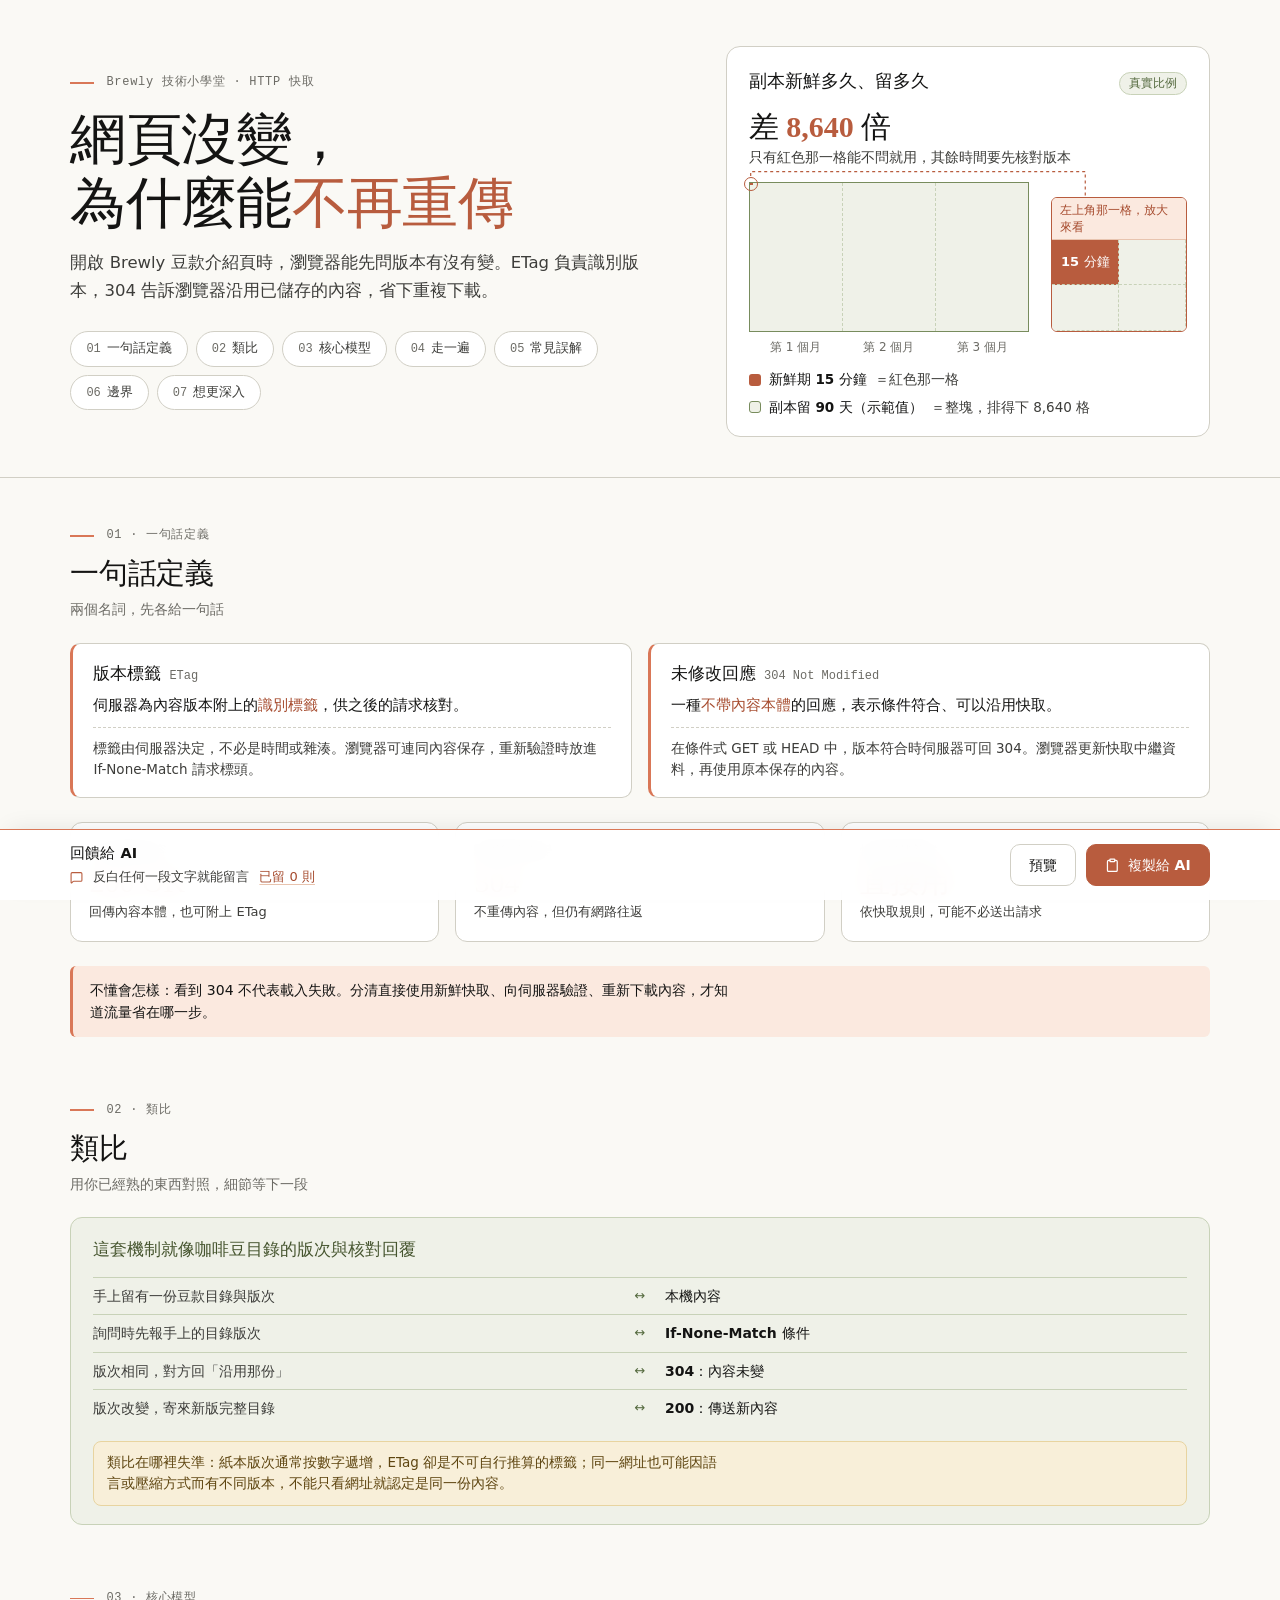
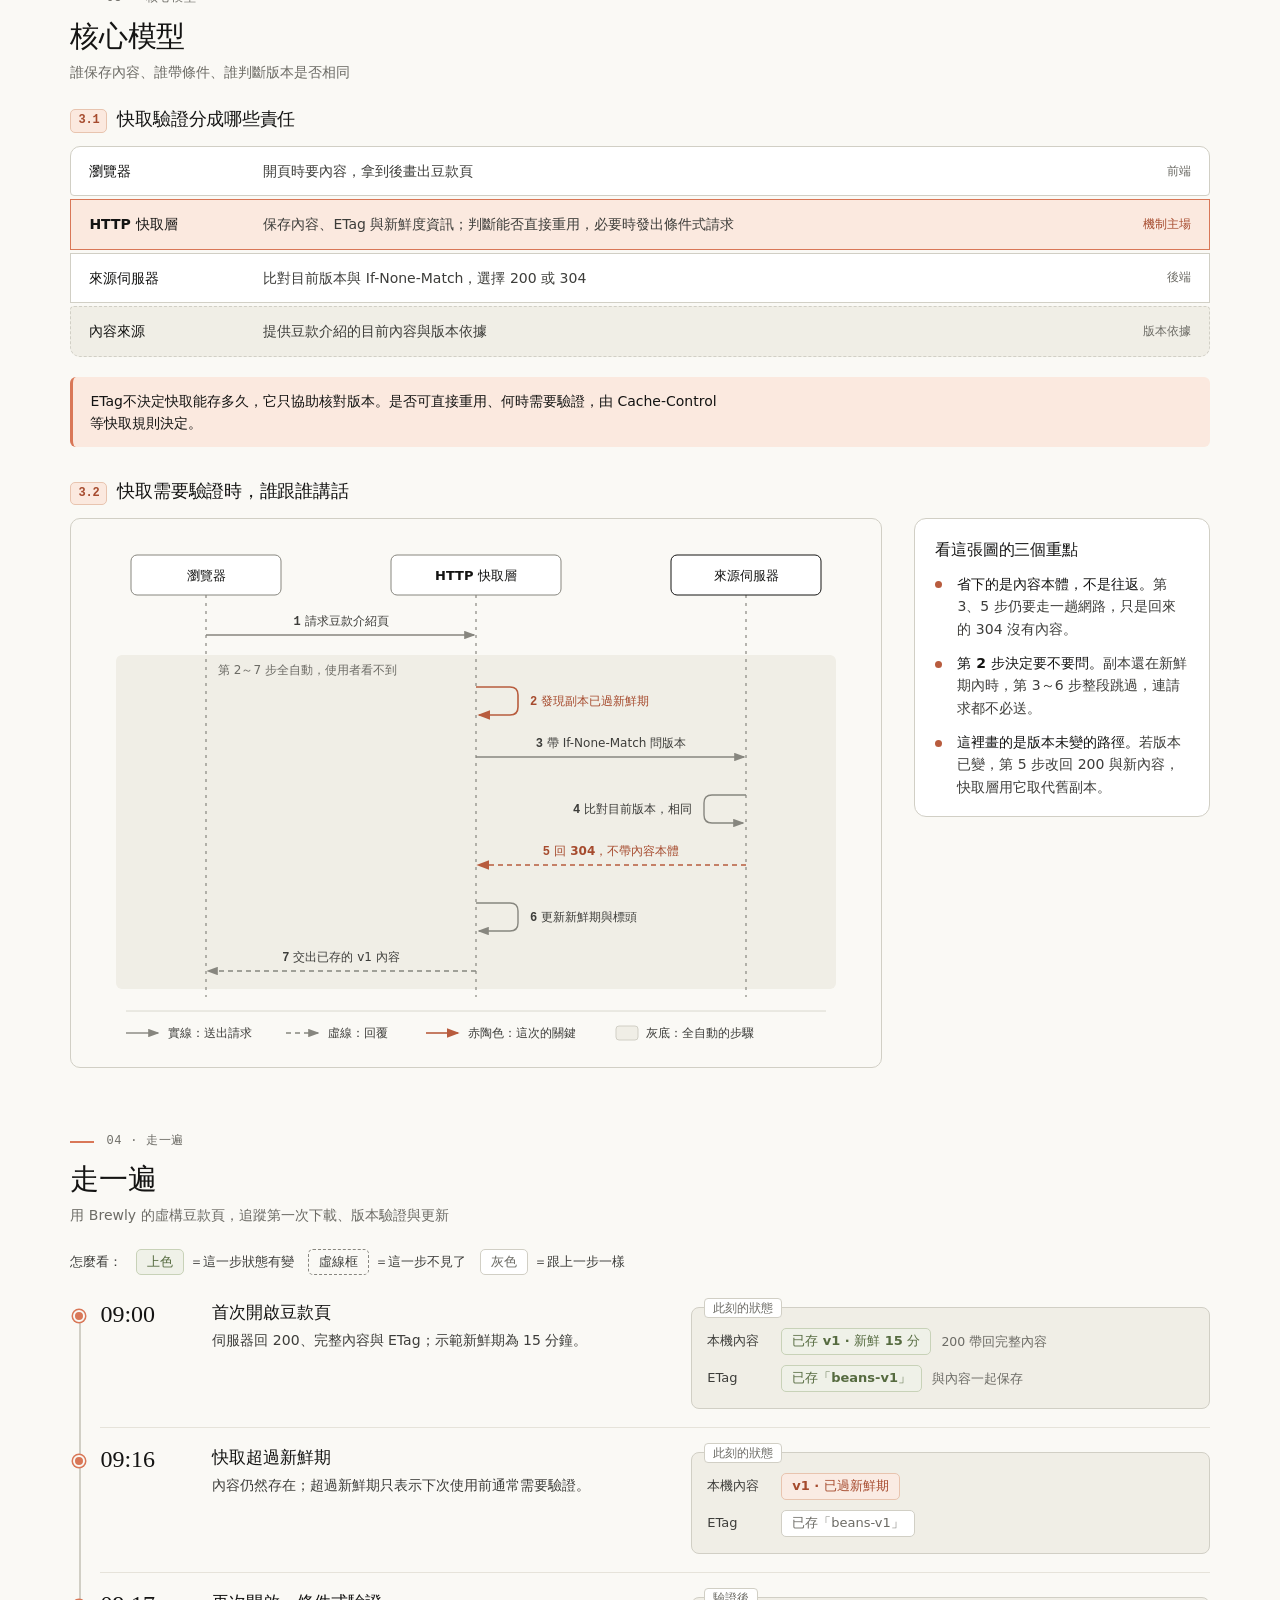
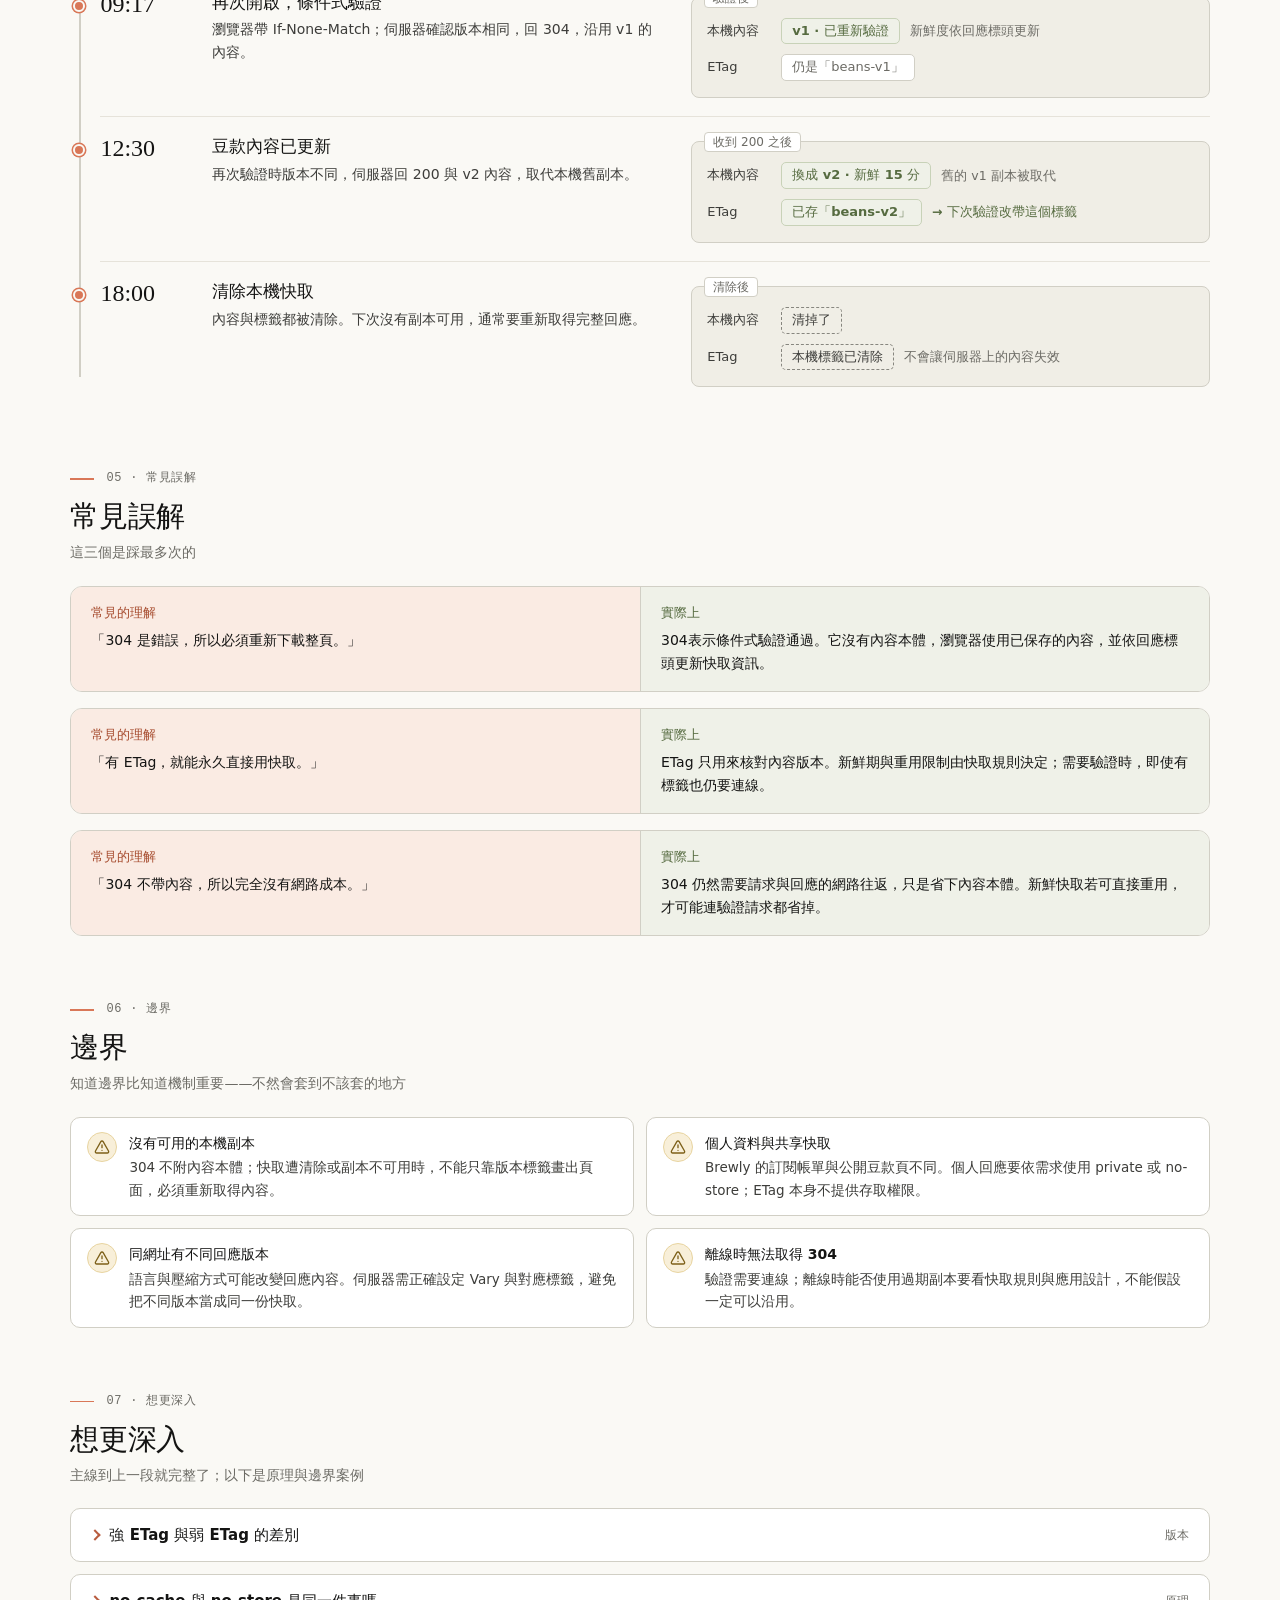
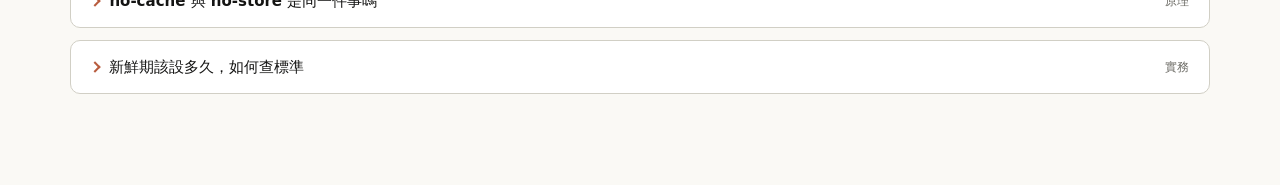
<file: skills/html-visualizer/references/examples/explainer/index.html>
<!doctype html>
<html lang="zh-TW">
  <head>
    <meta charset="UTF-8" />
    <meta name="viewport" content="width=device-width, initial-scale=1" />
    <link rel="icon" href="data:," />
    <title>Brewly · HTTP 快取的 ETag 與 304 怎麼運作</title>
    <style>
      /* 只含數字的字族，排在 --serif 最前面：Georgia 的數字是舊式字形（0 像小寫 o），而且不吃 lining-nums */
      @font-face {
        font-family: "VTDigits";
        src: local("Times New Roman"), local("Times");
        unicode-range: U+0030-0039, U+002C-002F, U+003A;
      }
      :root {
        --wrap-max: 1760px; /* 內容寬度：設定檔 tokens.layout.maxWidth 與調整面板改的就是它 */
        --ivory: #faf9f5;
        --paper: #ffffff;
        --slate: #141413;
        --clay: #d97757;
        --clay-d: #b85c3e;
        --clay-soft: #fbe9df;
        --oat: #e3dacc;
        --olive: #788c5d;
        --olive-soft: #eff1e8;
        --olive-border: #c8d2b8;
        --g100: #f0eee6;
        --g200: #e6e3da;
        --g300: #d1cfc5;
        --g500: #87867f;
        --g700: #3d3d3a;
        /* 小字用的墨色：在 ivory／paper／g100／各 soft 底上都 ≥ 4.5:1 */
        --clay-ink: #a64b2e;
        --green-ink: #566b40;
        --yellow-ink: #7d6019;
        --green: var(--green-ink);
        --green-soft: #eff1e8;
        --green-border: #c8d2b8;
        --red: var(--clay-ink);
        --red-soft: #faebe3;
        --red-border: #e8c4af;
        --yellow: var(--yellow-ink);
        --yellow-soft: #f8efd9;
        --yellow-border: #e8d4a0;
        --bg: var(--ivory);
        --bg-card: var(--paper);
        --bg-soft: var(--g100);
        --bg-soft-2: var(--g200);
        --border: var(--g300);
        --border-strong: var(--g500);
        --text: var(--slate);
        --text-muted: var(--g700);
        --text-soft: #6c6b65;
        --clay-border: #e8c4af;
        --accent: var(--clay);
        --accent-soft: var(--clay-soft);
        /* 中文襯線要點名：只寫 ui-serif/Georgia 時，中文標題交給系統回退，換台機器就換字體 */
        --serif:
          "VTDigits", ui-serif, Georgia, "Songti TC", "Noto Serif TC",
          "Source Han Serif TC", "Times New Roman", serif;
        --sans:
          system-ui, -apple-system, "Segoe UI", "PingFang TC", "Noto Sans TC",
          Roboto, Helvetica, Arial, sans-serif;
        --mono: ui-monospace, "SF Mono", Menlo, Monaco, Consolas, monospace;
      }
      /* 偽元素也用 border-box：寫了寬度又加框線的箭頭、圓點，寬度才是寫的那個數 */
      *,
      ::before,
      ::after {
        box-sizing: border-box;
      }
      html {
        scroll-behavior: smooth;
      }
      /* 段落、清單、圖框的瀏覽器預設外距與清單符號自己歸零，排版不靠外部 CSS 框架。
         body 用 html body：權重高於裸 body（舊版要蓋過外部 CSS 框架的重置才這樣寫，現在不載入框架，留著無害） */
      p,
      ul,
      ol,
      figure,
      blockquote {
        margin: 0;
      }
      ul,
      ol {
        list-style: none;
        padding: 0;
      }
      button,
      textarea {
        font-family: inherit;
        line-height: inherit;
      }
      html body {
        margin: 0;
        background: var(--bg);
        color: var(--text);
        font-family: var(--sans);
        font-size: 16px;
        line-height: 1.6;
        -webkit-font-smoothing: antialiased;
        font-synthesis: none;
      }
      h1,
      h2,
      h3,
      h4 {
        font-family: var(--serif);
        font-weight: 400;
        color: var(--slate);
        letter-spacing: -0.012em;
        margin: 0;
      }
      /* 行內圖示對齊文字中線：瀏覽器預設是 baseline，圖示會比字低半格 */
      svg {
        vertical-align: middle;
      }
      /* 中文強調不用斜體 —— 漢字沒有義大利體，瀏覽器只能機械傾斜、筆畫變形。
         B 換字重（此處）／ C 螢光筆（本頁沒用到，規則見 color-and-typography）／ E 保險絲（body font-synthesis）。
         完整規則見 references/color-and-typography.md */
      p,
      li,
      td {
        text-wrap: pretty;
      }
      /* 中文標題只在標點、空白處換行，不把詞切開；整串沒有斷點才硬斷 */
      h1,
      h2,
      h3 {
        word-break: keep-all;
        overflow-wrap: anywhere;
        text-wrap: balance;
      }
      /* 標題裡的語意片段：整段一起換行（「網頁沒變，／為什麼能不再重傳」不會斷成「不再／重傳」） */
      .ph {
        display: inline-block;
      }
      h1 em,
      h2 em,
      h3 em {
        font-style: normal;
        font-weight: 700;
        color: var(--clay-d);
      }
      /* 內文的 <em>：保險絲擋掉合成斜體後，中文 em 會跟正文一模一樣（強調消失）。
         補字重讓它看得出來；英文字體有真的義大利體，斜體照樣保留。
         （標題的 em 另有 700 ＋ clay-d，選擇器較具體、不受這條影響） */
      em {
        font-weight: 600;
      }
      p {
        max-width: 72ch;
      }
      .wrap {
        width: min(
          94vw,
          var(--wrap-max, 1760px)
        ); /* --wrap-max：設定檔或調整面板的「內容寬度」 */
        margin: 0 auto;
        padding: 0 32px;
      }
      :focus-visible {
        outline: 2px solid var(--clay-d);
        outline-offset: 2px;
        border-radius: 4px;
      }

      /* ── Anthropic signature ── */
      .eyebrow {
        font-family: var(--mono);
        font-size: 12px;
        letter-spacing: 0.06em;
        color: var(--text-soft);
        display: flex;
        align-items: center;
        gap: 12px;
      }
      .eyebrow::before {
        content: "";
        width: 24px;
        height: 1.5px;
        background: var(--clay);
        flex-shrink: 0;
      }
      .card {
        background: var(--bg-card);
        border: 1.5px solid var(--border);
        border-radius: 14px;
      }
      /* 章節開頭：eyebrow「01 · 章名」＋ serif h2 */
      .chap-head {
        margin-bottom: 22px;
      }
      .chap-head h2 {
        font-size: clamp(25px, 2.3vw, 30px);
        margin-top: 10px;
        line-height: 1.25;
      }
      .sec-sub {
        font-size: 14px;
        color: var(--text-soft);
        margin-top: 6px;
      }
      /* 小節編號：小方框 badge */
      .sub-badge {
        display: inline-block;
        font-family: var(--mono);
        font-size: 12px;
        font-weight: 600;
        color: var(--clay-ink);
        background: var(--clay-soft);
        border: 1px solid #e8c4af;
        border-radius: 5px;
        padding: 1px 7px;
        margin-right: 10px;
        vertical-align: 0.15em;
        white-space: nowrap;
      }
      .toc {
        display: flex;
        flex-wrap: wrap;
        gap: 8px;
        margin-top: 26px;
      }
      .toc a {
        font-size: 13px;
        padding: 6px 15px;
        border: 1.5px solid var(--border);
        border-radius: 999px;
        color: var(--text-muted);
        text-decoration: none;
        transition: all 0.15s;
        background: var(--paper);
        white-space: nowrap;
      }
      .toc a:hover {
        border-color: var(--slate);
        color: var(--slate);
      }
      .toc a .n {
        font-family: var(--mono);
        font-size: 12px;
        color: var(--text-soft);
        margin-right: 6px;
      }
      .highlight-box {
        background: var(--clay-soft);
        border-left: 3px solid var(--clay);
        padding: 13px 17px;
        border-radius: 6px;
        font-size: 14px;
      }
      .stat-card {
        background: var(--bg-card);
        border: 1.5px solid var(--border);
        border-radius: 12px;
        padding: 18px;
      }
      .stat-label {
        font-size: 12.5px;
        color: var(--text-muted);
        font-weight: 600;
      }
      .stat-value {
        font-family: var(--serif);
        font-size: 30px;
        color: var(--clay-d);
        margin-top: 4px;
        line-height: 1.1;
      }
      .stat-sub {
        font-size: 13px;
        color: var(--text-muted);
        margin-top: 4px;
      }

      /* ── Hero：左文右圖，右邊是副本新鮮期與保存期的時間比（真實比例） ── */
      .hero-grid {
        display: grid;
        gap: 36px;
      }
      @media (min-width: 1024px) {
        .hero-grid {
          grid-template-columns: minmax(0, 1.1fr) minmax(380px, 0.9fr);
          gap: 64px;
          align-items: center;
        }
      }
      .life {
        margin: 0;
        background: var(--paper);
        border: 1.5px solid var(--border);
        border-radius: 14px;
        padding: 20px 22px 18px;
        max-width: 560px;
      }
      .life-h {
        display: flex;
        align-items: baseline;
        justify-content: space-between;
        gap: 12px;
        font-family: var(--serif);
        font-size: 18px;
        color: var(--slate);
        margin-bottom: 14px;
      }
      .life-true {
        font-family: var(--sans);
        font-size: 12px;
        font-weight: 600;
        color: var(--green-ink);
        background: var(--green-soft);
        border: 1px solid var(--green-border);
        border-radius: 999px;
        padding: 1px 9px;
        white-space: nowrap;
      }
      /* 「差幾倍」先講：讀者看圖之前就拿到結論 */
      .life-ratio {
        display: flex;
        flex-wrap: wrap;
        align-items: baseline;
        gap: 4px 14px;
        margin: 0 0 14px;
      }
      .life-x {
        font-family: var(--serif);
        font-size: 30px;
        line-height: 1.1;
        color: var(--slate);
        white-space: nowrap;
      }
      .life-x b {
        font-weight: 600;
        color: var(--clay-d);
        font-variant-numeric: lining-nums tabular-nums;
      }
      .life-eq {
        font-size: 13.5px;
        color: var(--text-muted);
      }
      /* 真比例圖佔左邊 64%，放大框在圖外右側。連線與放大框都以 .life-stage 的寬高為百分比基準 */
      .life-stage {
        position: relative;
        width: 64%;
        margin: 0 0 6px;
      }
      /* 整塊＝90 天；紅格用百分比定尺寸，圖高改了面積比照樣是 1 : 8640。圖內只有紅格與圓圈 */
      .life-block {
        position: relative;
        aspect-ratio: 360 / 192;
        background: #eff1e8;
        border: 1.2px solid var(--olive);
      }
      .life-div {
        position: absolute;
        top: 0;
        bottom: 0;
        border-left: 1px dashed #c8d2b8;
      }
      .life-cell {
        position: absolute;
        left: 0;
        top: 0;
        width: 1.1111%;
        height: 1.0417%;
        background: var(--clay-d);
      }
      .life-ring {
        position: absolute;
        left: calc(0.556% - 7px);
        top: calc(0.521% - 7px);
        width: 14px;
        height: 14px;
        border: 1.6px solid var(--clay-d);
        border-radius: 50%;
      }
      .life-link {
        position: absolute;
        inset: 0;
        width: 100%;
        height: 100%;
        overflow: visible;
        pointer-events: none;
      }
      .life-link path {
        fill: none;
        stroke: var(--clay-d);
        stroke-width: 1.2;
        stroke-dasharray: 3 3;
        vector-effect: non-scaling-stroke;
      }
      /* 放大框：left 108%、width 48.4% 是以 .life-stage（64%）為基準，右緣剛好貼齊圖框 */
      .life-zoom {
        position: absolute;
        left: 108%;
        top: 10%;
        width: 48.4%;
        height: 90%;
        display: flex;
        flex-direction: column;
        background: #fff;
        border: 1.5px solid var(--clay-d);
        border-radius: 6px;
        overflow: hidden;
      }
      .life-zoom-cap {
        padding: 4px 8px;
        font-size: 12px;
        line-height: 1.35;
        color: var(--clay-ink);
        background: var(--clay-soft);
        border-bottom: 1px solid var(--clay-border);
      }
      .life-zoom-grid {
        flex: 1;
        display: grid;
        grid-template-columns: repeat(2, 1fr);
        grid-template-rows: repeat(2, 1fr);
      }
      .life-zoom-grid span {
        border-right: 1px dashed #c8d2b8;
        border-bottom: 1px dashed #c8d2b8;
        background: #eff1e8;
      }
      .life-zoom-grid span.on {
        display: flex;
        align-items: center;
        justify-content: center;
        background: var(--clay-d);
        color: #fff;
        font-size: 13px;
        font-weight: 600;
        white-space: nowrap;
      }
      .life-months {
        width: 64%;
        display: grid;
        grid-template-columns: repeat(3, 1fr);
        font-size: 12px;
        color: var(--text-soft);
        text-align: center;
        margin-bottom: 12px;
      }
      .life-legend {
        display: flex;
        flex-wrap: wrap;
        gap: 6px 18px;
        font-size: 13.5px;
        color: var(--text-muted);
      }
      .life-legend > span {
        display: inline-flex;
        align-items: center;
        gap: 8px;
      }
      .life-sw {
        width: 12px;
        height: 12px;
        border-radius: 3px;
        flex-shrink: 0;
      }
      .life-sw.a {
        background: var(--clay-d);
      }
      .life-sw.r {
        background: var(--olive-soft);
        border: 1.5px solid var(--olive);
      }
      .life-legend b {
        color: var(--slate);
        white-space: nowrap;
      }

      /* ── 排版工具：頁內 class，不靠外部 CSS 框架 ── */
      main.flow > * + * {
        margin-top: 64px;
      }
      .stack > * + * {
        margin-top: 16px;
      }
      .cols {
        display: grid;
        gap: 16px;
      }
      .cols.tight {
        gap: 12px;
      }
      @media (min-width: 768px) {
        .cols-2 {
          grid-template-columns: repeat(2, minmax(0, 1fr));
        }
        .cols-3 {
          grid-template-columns: repeat(3, minmax(0, 1fr));
        }
      }
      .mt-md {
        margin-top: 20px;
      }
      .mt-lg {
        margin-top: 24px;
      }

      /* ── 解釋類元件：定義卡 ── */
      .def-card {
        background: var(--bg-card);
        border: 1.5px solid var(--border);
        border-left: 3px solid var(--clay);
        border-radius: 10px;
        padding: 16px 20px;
      }
      .def-term {
        font-family: var(--serif);
        font-size: 17px;
        font-weight: 500;
        color: var(--slate);
      }
      .def-term .orig {
        font-family: var(--mono);
        font-size: 12px;
        color: var(--text-soft);
        margin-left: 8px;
      }
      .def-oneliner {
        font-size: 15px;
        color: var(--slate);
        margin-top: 6px;
        line-height: 1.6;
      }
      .def-oneliner em {
        font-style: normal;
        color: var(--clay-ink);
      }
      .def-detail {
        font-size: 13.5px;
        color: var(--text-muted);
        margin-top: 10px;
        padding-top: 10px;
        border-top: 1px dashed var(--border);
        line-height: 1.6;
        max-width: 72ch;
      }

      /* ── 解釋類元件：類比橋 ── */
      .analogy {
        background: var(--olive-soft);
        border: 1.5px solid var(--olive-border);
        border-radius: 12px;
        padding: 18px 22px;
      }
      .analogy-head {
        font-family: var(--serif);
        font-size: 17px;
        color: #46552f;
        margin-bottom: 14px;
      }
      .analogy-head em {
        font-style: normal;
        font-weight: 600;
      }
      .analogy-row {
        display: grid;
        grid-template-columns: 1fr 34px 1fr;
        align-items: center;
        gap: 8px;
        padding: 7px 0;
        border-top: 1px solid var(--olive-border);
        font-size: 14px;
      }
      .analogy-row .known {
        color: var(--text-muted);
      }
      .analogy-row .arrow {
        text-align: center;
        color: var(--green-ink);
        font-size: 13px;
      }
      .analogy-row .target {
        font-weight: 600;
        color: var(--slate);
      }
      .analogy-limit {
        margin-top: 14px;
        padding: 10px 13px;
        background: var(--yellow-soft);
        border: 1px solid var(--yellow-border);
        border-radius: 8px;
        font-size: 13.5px;
        color: #5e4510;
        line-height: 1.6;
      }

      /* ── 解釋類元件：分層剖面 ── */
      .layers {
        display: flex;
        flex-direction: column;
        gap: 3px;
      }
      .layer {
        display: grid;
        grid-template-columns: 160px 1fr auto;
        align-items: center;
        gap: 14px;
        padding: 13px 18px;
        background: var(--bg-card);
        border: 1.5px solid var(--border);
        font-size: 14px;
      }
      .layer:first-child {
        border-radius: 10px 10px 4px 4px;
      }
      .layer:last-child {
        border-radius: 4px 4px 10px 10px;
      }
      .layer .name {
        font-weight: 600;
        color: var(--slate);
      }
      .layer .role {
        color: var(--text-muted);
      }
      .layer .tag {
        font-size: 12px;
        color: var(--text-soft);
        white-space: nowrap;
      }
      .layer.emph {
        border-color: var(--clay);
        background: var(--clay-soft);
      }
      .layer.emph .tag {
        color: var(--clay-ink);
        font-weight: 600;
      }
      /* 次要層：用淡底＋虛線框退後，不降透明度（降透明度會把字的對比一起拉低） */
      .layer.dim {
        background: var(--g100);
        border-style: dashed;
      }

      /* ── 解釋類元件：時序圖（SVG 生命線＋水平箭頭） ── */
      .seq-wrap {
        display: grid;
        gap: 20px;
      }
      @media (min-width: 1120px) {
        .seq-wrap {
          grid-template-columns: minmax(0, 812px) minmax(260px, 1fr);
          gap: 32px;
          align-items: start;
        }
      }
      .figure {
        width: 100%;
        max-width: 100%;
        min-width: 0;
        overflow-x: auto;
        background: var(--ivory);
        border: 1px solid var(--g300);
        border-radius: 10px;
        padding: 12px 0;
      }
      /* 窄圖（viewBox 寬 760）不拉寬放大字級：固定 760px、置中；窄螢幕在 .figure 裡橫向捲動 */
      .seq-svg {
        display: block;
        width: 760px;
        min-width: 760px;
        max-width: 760px;
        height: auto;
        margin: 0 auto;
      }
      .seq-svg text {
        font-family: var(--sans);
        font-size: 12px;
        fill: var(--g700);
      }
      .seq-svg text.n {
        font-size: 13px;
        font-weight: 600;
        fill: var(--slate);
      }
      .seq-svg text.acc {
        fill: var(--clay-ink);
        font-weight: 600;
      }
      .seq-svg text.band-l {
        fill: var(--text-soft);
      }
      .seq-svg .num {
        font-family: var(--mono);
        font-weight: 700;
      }
      /* 手機版時序：一列一步「誰 → 誰：做什麼」，預設隱藏 */
      .seq-list {
        display: none;
        gap: 6px;
        background: var(--ivory);
        border: 1px solid var(--g300);
        border-radius: 10px;
        padding: 12px;
      }
      .seq-list li {
        display: grid;
        grid-template-columns: 26px 1fr;
        column-gap: 10px;
        row-gap: 1px;
        align-items: baseline;
        padding: 8px 10px;
        border-radius: 8px;
        background: var(--paper);
        border: 1px solid var(--g200);
      }
      .seq-list li.auto {
        background: var(--g100);
      }
      .seq-list .no {
        grid-row: span 2;
        font-family: var(--mono);
        font-size: 13px;
        font-weight: 700;
        color: var(--slate);
      }
      .seq-list .who {
        font-size: 12.5px;
        color: var(--text-soft);
        white-space: nowrap;
      }
      .seq-list .what {
        font-size: 14px;
        color: var(--slate);
      }
      .seq-list li.key .no,
      .seq-list li.key .what {
        color: var(--clay-ink);
        font-weight: 600;
      }
      .seq-list li.seq-list-key {
        display: block;
        padding: 4px 2px 0;
        background: none;
        border: 0;
        font-size: 12.5px;
        color: var(--text-soft);
      }
      .seq-notes {
        background: var(--paper);
        border: 1.5px solid var(--border);
        border-radius: 12px;
        padding: 18px 20px;
      }
      .seq-notes h4 {
        font-size: 16px;
        margin-bottom: 10px;
      }
      .seq-notes ul {
        list-style: none;
        margin: 0;
        padding: 0;
        display: grid;
        gap: 12px;
      }
      /* 重點用圓點、不編號：圖上的步驟已經是 1–7，再編 1–3 會被當成同一套 */
      .seq-notes li {
        display: grid;
        grid-template-columns: 14px 1fr;
        gap: 8px;
        font-size: 14px;
        color: var(--text-muted);
        line-height: 1.6;
      }
      .seq-notes li::before {
        content: "";
        width: 7px;
        height: 7px;
        border-radius: 50%;
        background: var(--clay-d);
        margin-top: 0.62em;
      }
      .seq-notes li b {
        color: var(--slate);
      }

      /* ── 狀態演進（時間點＋說明＋當下狀態） ── */
      .chip-key {
        display: flex;
        flex-wrap: wrap;
        align-items: center;
        gap: 8px 14px;
        font-size: 13px;
        color: var(--text-muted);
        margin-bottom: 8px;
      }
      .chip-key > span {
        display: inline-flex;
        align-items: center;
        gap: 6px;
        white-space: nowrap;
      }
      .steps {
        position: relative;
        padding-left: 30px;
      }
      .steps::before {
        content: "";
        position: absolute;
        left: 9px;
        top: 28px;
        bottom: 28px;
        width: 2px;
        background: var(--border);
      }
      .step {
        position: relative;
        display: grid;
        gap: 10px 28px;
        padding: 18px 0;
        border-top: 1px solid var(--g200);
      }
      .step:first-child {
        border-top: 0;
      }
      @media (min-width: 900px) {
        .step {
          grid-template-columns: 84px minmax(0, 1fr) minmax(0, 1.15fr);
          align-items: start;
        }
      }
      .step::before {
        content: "";
        position: absolute;
        left: -27px;
        top: 27px;
        width: 12px;
        height: 12px;
        border-radius: 50%;
        background: var(--clay);
        border: 2.5px solid var(--bg);
        box-shadow: 0 0 0 1.5px var(--clay);
      }
      .step-time {
        font-family: var(--serif);
        font-size: 24px;
        line-height: 1.15;
        color: var(--slate);
        font-variant-numeric: lining-nums tabular-nums;
      }
      .step-title {
        font-family: var(--serif);
        font-size: 17px;
        line-height: 1.4;
      }
      .step-desc {
        font-size: 14px;
        color: var(--text-muted);
        margin-top: 4px;
        max-width: 72ch;
      }
      .mock {
        background: var(--bg-soft);
        border: 1px solid var(--border);
        border-radius: 8px;
        padding: 15px 15px 11px;
        margin-top: 6px;
        position: relative;
      }
      .mock-label {
        position: absolute;
        top: -10px;
        left: 12px;
        background: var(--bg-card);
        font-size: 12px;
        color: var(--text-soft);
        padding: 0 8px;
        border: 1px solid var(--border);
        border-radius: 4px;
        line-height: 18px;
        white-space: nowrap;
      }
      .tokrow {
        display: flex;
        flex-wrap: wrap;
        align-items: center;
        gap: 6px 10px;
        font-size: 13px;
        padding: 5px 0;
      }
      .tokrow .k {
        font-size: 13px;
        color: var(--text-muted);
        width: 64px;
        flex-shrink: 0;
      }
      /* 狀態膠囊：沒變的一律中性灰；只有這一步有變的那格上色 */
      .tokchip {
        font-size: 13px;
        padding: 2px 10px;
        border-radius: 5px;
        border: 1px solid var(--border);
        background: var(--paper);
        color: var(--text-soft);
        white-space: nowrap;
      }
      .tokchip.live {
        border-color: var(--green-border);
        background: var(--green-soft);
        color: var(--green-ink);
        font-weight: 600;
      }
      .tokchip.dead {
        border-color: var(--red-border);
        background: var(--red-soft);
        color: var(--clay-ink);
        font-weight: 600;
      }
      .tokchip.gone {
        border: 1.5px dashed var(--g500);
        background: transparent;
        color: var(--g700);
        font-weight: 600;
      }
      .tok-note {
        font-size: 12.5px;
        color: var(--text-soft);
      }
      .tok-note.go {
        color: var(--green-ink);
        font-weight: 600;
      }

      /* ── 誤解破解（左紅右綠）── */
      .myth {
        display: grid;
        grid-template-columns: 1fr 1fr;
        gap: 0;
        border: 1.5px solid var(--border);
        border-radius: 12px;
        overflow: hidden;
      }
      @media (max-width: 900px) {
        .myth {
          grid-template-columns: 1fr;
        }
      }
      .myth > div {
        padding: 16px 20px;
      }
      .myth .m-wrong {
        background: var(--red-soft);
      }
      .myth .m-right {
        background: var(--green-soft);
        border-left: 1.5px solid var(--border);
      }
      .myth .h {
        font-size: 12.5px;
        font-weight: 600;
        margin-bottom: 6px;
      }
      .myth .m-wrong .h {
        color: var(--clay-ink);
      }
      .myth .m-right .h {
        color: var(--green-ink);
      }
      .myth .body {
        font-size: 14px;
        line-height: 1.65;
        color: var(--slate);
        max-width: 72ch;
      }

      /* ── 邊界卡 ── */
      .bound {
        display: grid;
        grid-template-columns: 30px 1fr;
        gap: 12px;
        padding: 14px 16px;
        border: 1.5px solid var(--border);
        border-radius: 10px;
        background: var(--bg-card);
        font-size: 14px;
      }
      .bound .ico {
        width: 30px;
        height: 30px;
        border-radius: 50%;
        background: var(--yellow-soft);
        border: 1px solid var(--yellow-border);
        color: var(--yellow-ink);
        display: flex;
        align-items: center;
        justify-content: center;
      }
      .bound .ico svg {
        width: 16px;
        height: 16px;
      }
      .bound > div {
        max-width: 72ch;
      }
      .bound b {
        display: block;
        margin-bottom: 2px;
      }
      .bound .why {
        color: var(--text-muted);
        font-size: 13.5px;
      }

      /* ── 漸進揭露 ── */
      .reveal {
        border: 1.5px solid var(--border);
        border-radius: 10px;
        background: var(--bg-card);
        margin-top: 12px;
        overflow: hidden;
      }
      .reveal > summary {
        cursor: pointer;
        padding: 14px 20px;
        font-size: 15px;
        font-weight: 600;
        color: var(--text);
        display: flex;
        align-items: center;
        gap: 10px;
        list-style: none;
        transition: background 0.15s;
      }
      .reveal > summary::-webkit-details-marker {
        display: none;
      }
      /* 展開箭頭與 base 同款：8px 赤陶折角，收合朝右、展開朝下 */
      .reveal > summary::before {
        content: "";
        width: 8px;
        height: 8px;
        border-right: 2px solid var(--clay-d);
        border-bottom: 2px solid var(--clay-d);
        transform: rotate(-45deg);
        transition: transform 0.18s;
        flex-shrink: 0;
      }
      .reveal[open] > summary::before {
        transform: rotate(45deg);
      }
      .reveal > summary:hover {
        background: var(--bg-soft);
        color: var(--text);
      }
      /* 標籤寫在 summary 的最前面，桌機用 order 推到最右；手機（≤640）回到標題上方 */
      .reveal > summary .dq-text {
        order: 1;
      }
      .reveal > summary .dq-tag {
        order: 2;
        margin-left: auto;
        font-size: 12px;
        font-weight: 400;
        color: var(--text-soft);
        white-space: nowrap;
      }
      .reveal-body {
        padding: 4px 20px 18px 40px;
        font-size: 14px;
        line-height: 1.7;
        color: var(--text-muted);
        border-top: 1px dashed var(--border);
      }
      .reveal-body p {
        max-width: 72ch;
        margin-top: 12px;
      }
      /* ════════════════════════════════════════════ */
      /* 回傳列：每頁都有。讀者在這裡看到「可以選字留言」、已留幾則（有拍板題時加進度），
         一鍵複製給 AI。拍板頁沿用同一條、把複製內容換成拍板摘要（見 marathon 範本）。
         風格設定鈕會自動停在「預覽」左邊，所以底部列一律用這條、不要自己另做 */
      /* ════════════════════════════════════════════ */
      .sticky-bar {
        position: sticky;
        bottom: 0;
        z-index: 30;
        background: rgba(255, 255, 255, 0.94);
        backdrop-filter: blur(12px);
        border-top: 1.5px solid var(--clay);
        box-shadow: 0 -8px 24px -10px rgba(20, 20, 19, 0.1);
      }
      .bar-in {
        width: min(94vw, var(--wrap-max, 1760px));
        margin: 0 auto;
        padding: 12px 32px;
      }
      .bar-row {
        display: flex;
        align-items: center;
        justify-content: space-between;
        gap: 18px;
      }
      .bar-txt {
        min-width: 0;
      }
      .bar-title {
        font-size: 14.5px;
        font-weight: 600;
      }
      .bar-hint {
        display: flex;
        align-items: center;
        flex-wrap: wrap;
        gap: 4px 10px;
        font-size: 13px;
        color: var(--g700);
        margin-top: 2px;
      }
      .bar-hint .ic {
        width: 1em;
        height: 1em;
        color: var(--clay-d);
      }
      .bar-hint .short {
        display: none;
      }
      .bar-count {
        font: inherit;
        color: var(--clay-ink);
        background: none;
        border: 0;
        padding: 0;
        cursor: pointer;
        text-decoration: underline;
        text-decoration-color: var(--clay-border);
        text-underline-offset: 3px;
        white-space: nowrap;
      }
      .bar-btns {
        display: flex;
        align-items: center;
        gap: 10px;
        flex-shrink: 0;
      }
      .btn-primary,
      .btn-secondary {
        display: inline-flex;
        align-items: center;
        gap: 8px;
        padding: 9px 18px;
        border-radius: 10px;
        font-size: 14px;
        font-weight: 600;
        cursor: pointer;
        white-space: nowrap;
        min-height: 40px;
      }
      .btn-primary {
        background: var(--clay-d);
        color: #fff;
        border: 1.5px solid var(--clay-d);
      }
      .btn-primary:hover {
        background: var(--clay-ink);
        border-color: var(--clay-ink);
      }
      .btn-secondary {
        background: var(--paper);
        color: var(--slate);
        border: 1.5px solid var(--g300);
        font-weight: 500;
      }
      .btn-secondary:hover {
        border-color: var(--slate);
      }
      .btn-primary .ic,
      .btn-secondary .ic {
        width: 1.05em;
        height: 1.05em;
      }
      /* 有拍板題時，列上第一行換成「已選 N / M · 還差：<題名>」，點題名跳到那題 */
      .bar-status {
        font-size: 14.5px;
        font-weight: 600;
      }
      .bar-status strong {
        font-family: var(--mono);
        color: var(--clay-ink);
        white-space: nowrap;
      }
      .bar-status a {
        color: var(--clay-ink);
        text-decoration-line: underline;
        text-decoration-color: var(--clay-border);
        text-underline-offset: 3px;
      }
      .bar-status .short {
        display: none;
      }
      /* 補充提示：寫了補充但那題沒選，複製時這段不會帶上 */
      .vt-note-warn,
      .vt-note-warn a {
        color: var(--yellow-ink);
      }
      .bar-status .vt-note-warn .sep {
        color: var(--slate);
      }
      .drawer-note {
        margin-top: 10px;
        font-size: 13px;
        font-weight: 600;
      }
      .drawer-note[hidden] {
        display: none;
      }
      .drawer-tools {
        display: flex;
        align-items: center;
        gap: 14px;
      }
      /* 清除我的選擇：文字鈕，只在有拍板題時出現 */
      .vt-clear-picks {
        background: none;
        border: 0;
        padding: 0;
        font-size: 13px;
        font-weight: 500;
        color: var(--text-soft);
        text-decoration: underline;
        text-underline-offset: 3px;
        cursor: pointer;
        white-space: nowrap;
      }
      .vt-clear-picks:hover {
        color: var(--clay-ink);
      }
      .vt-clear-picks[hidden] {
        display: none;
      }

      /* 預覽：從底部升起的抽屜，停在回傳列上方（複製鈕不被蓋住），附關閉鈕；不在列內往上長 */
      #preview-area {
        position: fixed;
        left: 0;
        right: 0;
        bottom: 0;
        z-index: 50; /* 高過頂端章節列（40），手機上抽屜才不會被章節列切掉 */
        background: var(--paper);
        border-top: 1.5px solid var(--g300);
        border-radius: 14px 14px 0 0;
        box-shadow: 0 -16px 40px -16px rgba(20, 20, 19, 0.28);
        animation: vt-drawer-up 0.2s ease-out;
      }
      #preview-area.hidden {
        display: none;
      }
      @keyframes vt-drawer-up {
        from {
          transform: translateY(100%);
        }
      }
      .drawer-in {
        width: min(94vw, var(--wrap-max, 1760px));
        margin: 0 auto;
        padding: 12px 32px 16px;
      }
      .drawer-head {
        display: flex;
        align-items: center;
        justify-content: space-between;
        gap: 12px;
        margin-bottom: 10px;
        font-size: 14px;
        font-weight: 600;
      }
      pre.preview {
        font-family: var(--mono);
        font-size: 12.5px;
        background: var(--g100);
        padding: 14px;
        border-radius: 8px;
        border: 1.5px solid var(--g300);
        white-space: pre-wrap;
        max-height: min(340px, 48vh);
        overflow-y: auto;
        line-height: 1.55;
        margin: 0;
      }
      .preview-close {
        display: inline-flex;
        align-items: center;
        gap: 6px;
        font-size: 13px;
        color: var(--g700);
        background: #fff;
        border: 1.5px solid var(--g300);
        border-radius: 8px;
        padding: 6px 12px;
        font-weight: 500;
        cursor: pointer;
        white-space: nowrap;
      }
      .preview-close:hover {
        border-color: var(--slate);
      }
      /* 有回傳列時：右下浮動的評論計數改由列上的「已留 N 則」承接，評論清單往上讓出列高 */
      body.vt-has-bar .vt-comment-pill {
        display: none !important;
      }
      body.vt-has-bar .vt-comment-list {
        bottom: 92px;
      }

      /* ── 手機：收掉桌機的水平留白 ─────────────────
         390px 螢幕上，桌機用的左右內距會吃掉三成寬度，文字被擠成窄條；手機版型邊界盡量少。*/
      @media (max-width: 640px) {
        .wrap {
          width: 100%;
          padding-left: 14px;
          padding-right: 14px;
        }
        ul,
        ol {
          padding-left: 20px;
        }
        /* 分層剖面：三欄改直排，標籤移到名稱上方 */
        .layer {
          grid-template-columns: 1fr;
          gap: 2px;
        }
        .layer .tag {
          order: -1;
        }
        /* 收合標題：標籤移到標題上方 */
        .reveal > summary {
          display: grid;
          grid-template-columns: 12px 1fr;
          column-gap: 8px;
          align-items: baseline;
          row-gap: 2px;
        }
        .reveal > summary .dq-tag {
          order: -1;
          grid-column: 1 / -1;
          margin-left: 0;
        }
        /* 640 以下時序圖要左右滑才看得完：改成直式步驟清單，桌機維持圖 */
        .seq-wrap > .figure {
          display: none;
        }
        .seq-list {
          display: grid;
        }
        .bar-in {
          padding: 8px 12px;
        }
        .drawer-in {
          width: 100%;
          padding: 10px 12px 12px;
        }
        .bar-row {
          gap: 8px;
        }
        .bar-title {
          display: none;
        }
        .bar-hint {
          font-size: 12.5px;
        }
        .bar-hint .long {
          display: none;
        }
        .bar-hint .short {
          display: inline;
        }
        .bar-status {
          font-size: 13.5px;
          white-space: nowrap;
          overflow: hidden;
          text-overflow: ellipsis;
        }
        .bar-status .long {
          display: none;
        }
        .bar-status .short {
          display: inline;
        }
        /* § 補充提示（手機）：有「寫了補充但沒選」的題時，這一行只放短版提示 */
        .bar-status.has-note .vt-prog {
          display: none;
        }
        .bar-status.has-note .sep {
          display: none;
        }
        .btn-primary,
        .btn-secondary {
          min-height: 44px;
          padding: 0 12px;
          font-size: 13px;
        }
        .analogy {
          padding: 16px;
        }
        .analogy-row {
          grid-template-columns: 1fr 22px 0.8fr;
          gap: 6px;
        }
        .life {
          padding: 16px;
        }
        /* 手機圖高壓到 88px（紅格用百分比，面積比不變）；放大框只留紅格那一列 */
        .life-block {
          aspect-ratio: auto;
          height: 88px;
        }
        .life-zoom {
          top: 0;
          height: 100%;
        }
        .life-zoom-grid {
          grid-template-rows: 1fr;
        }
        .life-zoom-grid span:nth-child(n + 3) {
          display: none;
        }
        .life-zoom-grid span.on {
          font-size: 12px;
        }
        .life-x {
          font-size: 26px;
        }
        .life-ratio {
          margin-bottom: 12px;
        }
        .life-h {
          margin-bottom: 8px;
        }
      }
      /* serif 標題與大數字用等高、等寬數字（設定檔換掉 --serif 時，支援 lnum 的字型靠這行） */
      h1,
      h2,
      h3,
      .stat-value {
        font-variant-numeric: lining-nums tabular-nums;
      }
      @media (prefers-reduced-motion: reduce) {
        html {
          scroll-behavior: auto;
        }
        *,
        *::before,
        *::after {
          animation-duration: 0.01ms !important;
          animation-iteration-count: 1 !important;
          transition-duration: 0.01ms !important;
        }
      }
      @media print {
        .rv,
        .rv-pre {
          opacity: 1 !important;
          transform: none !important;
        }
        .sticky-bar,
        .vt-tw-root,
        .vt-comment-pill,
        .vt-comment-trigger,
        .vt-session-badge,
        #preview-area {
          display: none !important;
        }
        details.reveal {
          display: block;
        }
      }
    </style>
  </head>
<body>
  <!-- ════════ Masthead ════════ -->
  <header style="border-bottom: 1.5px solid var(--border)">
    <div class="wrap" style="padding-top: 46px; padding-bottom: 40px">
      <div class="hero-grid">
        <div>
          <div class="eyebrow">Brewly 技術小學堂 · HTTP 快取</div>
          <h1
            style="
              font-size: clamp(34px, 4.6vw, 56px);
              margin-top: 14px;
              line-height: 1.15;
            "
          >
            <span class="ph">網頁沒變，</span
            ><span class="ph">為什麼能<em>不再重傳</em></span>
          </h1>
          <p
            style="
              font-size: 16.5px;
              color: var(--text-muted);
              margin-top: 14px;
              line-height: 1.7;
            "
          >
            開啟 Brewly 豆款介紹頁時，瀏覽器能先問版本有沒有變。ETag
            負責識別版本，304 告訴瀏覽器沿用已儲存的內容，省下重複下載。
          </p>
          <nav class="toc">
            <a href="#what"><span class="n">01</span>一句話定義</a>
            <a href="#analogy"><span class="n">02</span>類比</a>
            <a href="#model"><span class="n">03</span>核心模型</a>
            <a href="#walk"><span class="n">04</span>走一遍</a>
            <a href="#myth"><span class="n">05</span>常見誤解</a>
            <a href="#bound"><span class="n">06</span>邊界</a>
            <a href="#deep"><span class="n">07</span>想更深入</a>
          </nav>
        </div>

        <!-- 時間比例：整塊＝副本留在瀏覽器的 90 天（示範值），切成 8,640 格 15 分鐘（90 × 24 × 4）。
             紅格寬 1/90、高 1/96，1/90 × 1/96 ＝ 1/8640：面積比就是真比例。尺寸用百分比，
             手機把圖高壓扁時面積比照樣成立。放大框放在真比例圖外面（右側），只是把左上角那一格放大來看，不算進比例。 -->
        <figure class="life">
          <figcaption class="life-h">
            <span>副本新鮮多久、留多久</span
            ><span class="life-true">真實比例</span>
          </figcaption>
          <p class="life-ratio">
            <span class="life-x">差 <b>8,640</b> 倍</span
            ><span class="life-eq"
              >只有紅色那一格能不問就用，其餘時間要先核對版本</span
            >
          </p>
          <div class="life-stage">
            <div
              class="life-block"
              role="img"
              aria-label="一大塊代表副本在瀏覽器裡留的 90 天，左上角一小格代表 15 分鐘的新鮮期，兩者面積比是 1 比 8640"
            >
              <span class="life-div" style="left: 33.333%"></span
              ><span class="life-div" style="left: 66.667%"></span>
              <span class="life-cell"></span><span class="life-ring"></span>
            </div>
            <svg
              class="life-link"
              viewBox="0 0 100 100"
              preserveAspectRatio="none"
              aria-hidden="true"
            >
              <path d="M 0.6 -4 V -7 H 120 V 10" />
            </svg>
            <div class="life-zoom" aria-hidden="true">
              <div class="life-zoom-cap">左上角那一格，放大來看</div>
              <div class="life-zoom-grid">
                <span class="on">15 分鐘</span><span></span><span></span
                ><span></span>
              </div>
            </div>
          </div>
          <div class="life-months" aria-hidden="true">
            <span>第 1 個月</span><span>第 2 個月</span><span>第 3 個月</span>
          </div>
          <div class="life-legend">
            <span
              ><span class="life-sw a"></span
              ><b>新鮮期 15 分鐘</b>＝紅色那一格</span
            >
            <span
              ><span class="life-sw r"></span
              ><b>副本留 90 天（示範值）</b>＝整塊，排得下 8,640 格</span
            >
          </div>
        </figure>
      </div>
    </div>
  </header>

  <div class="wrap" style="padding-top: 48px; padding-bottom: 20px">
    <main class="flow">
      <!-- ════════ 01 一句話定義 ════════ -->
      <section id="what">
        <div class="chap-head">
          <div class="eyebrow">01 · 一句話定義</div>
          <h2>一句話定義</h2>
          <p class="sec-sub">兩個名詞，先各給一句話</p>
        </div>

        <div class="cols cols-2">
          <div class="def-card">
            <div class="def-term">版本標籤<span class="orig">ETag</span></div>
            <div class="def-oneliner">
              伺服器為內容版本附上的<em>識別標籤</em>，供之後的請求核對。
            </div>
            <div class="def-detail">
              標籤由伺服器決定，不必是時間或雜湊。瀏覽器可連同內容保存，重新驗證時放進
              If-None-Match 請求標頭。
            </div>
          </div>
          <div class="def-card">
            <div class="def-term">
              未修改回應<span class="orig">304 Not Modified</span>
            </div>
            <div class="def-oneliner">
              一種<em>不帶內容本體</em>的回應，表示條件符合、可以沿用快取。
            </div>
            <div class="def-detail">
              在條件式 GET 或 HEAD 中，版本符合時伺服器可回
              304。瀏覽器更新快取中繼資料，再使用原本保存的內容。
            </div>
          </div>
        </div>

        <div class="cols cols-3 mt-lg">
          <div class="stat-card">
            <div class="stat-label">首次取得內容</div>
            <div class="stat-value">200 OK</div>
            <div class="stat-sub">回傳內容本體，也可附上 ETag</div>
          </div>
          <div class="stat-card">
            <div class="stat-label">驗證後沒有變</div>
            <div class="stat-value">304</div>
            <div class="stat-sub">不重傳內容，但仍有網路往返</div>
          </div>
          <div class="stat-card">
            <div class="stat-label">快取仍然新鮮</div>
            <div class="stat-value">直接用</div>
            <div class="stat-sub">依快取規則，可能不必送出請求</div>
          </div>
        </div>

        <div class="highlight-box mt-lg">
          <p>
            <strong>不懂會怎樣：</strong>看到 304
            不代表載入失敗。分清直接使用新鮮快取、向伺服器驗證、重新下載內容，才知道流量省在哪一步。
          </p>
        </div>
      </section>

      <!-- ════════ 02 類比 ════════ -->
      <section id="analogy">
        <div class="chap-head">
          <div class="eyebrow">02 · 類比</div>
          <h2>類比</h2>
          <p class="sec-sub">用你已經熟的東西對照，細節等下一段</p>
        </div>

        <div class="analogy">
          <div class="analogy-head">
            這套機制就像<em>咖啡豆目錄的版次與核對回覆</em>
          </div>
          <div class="analogy-row">
            <span class="known">手上留有一份豆款目錄與版次</span
            ><span class="arrow">↔</span><span class="target">本機內容</span>
          </div>
          <div class="analogy-row">
            <span class="known">詢問時先報手上的目錄版次</span
            ><span class="arrow">↔</span
            ><span class="target">If-None-Match 條件</span>
          </div>
          <div class="analogy-row">
            <span class="known">版次相同，對方回「沿用那份」</span
            ><span class="arrow">↔</span
            ><span class="target">304：內容未變</span>
          </div>
          <div class="analogy-row">
            <span class="known">版次改變，寄來新版完整目錄</span
            ><span class="arrow">↔</span
            ><span class="target">200：傳送新內容</span>
          </div>
          <div class="analogy-limit">
            <p>
              <strong>類比在哪裡失準：</strong>紙本版次通常按數字遞增，ETag
              卻是不可自行推算的標籤；同一網址也可能因語言或壓縮方式而有不同版本，不能只看網址就認定是同一份內容。
            </p>
          </div>
        </div>
      </section>

      <!-- ════════ 03 核心模型 ════════ -->
      <section id="model">
        <div class="chap-head">
          <div class="eyebrow">03 · 核心模型</div>
          <h2>核心模型</h2>
          <p class="sec-sub">誰保存內容、誰帶條件、誰判斷版本是否相同</p>
        </div>

        <h3 style="font-size: 18px; margin-bottom: 12px">
          <span class="sub-badge">3.1</span>快取驗證分成哪些責任
        </h3>
        <div class="layers">
          <div class="layer">
            <span class="name">瀏覽器</span>
            <span class="role">開頁時要內容，拿到後畫出豆款頁</span>
            <span class="tag">前端</span>
          </div>
          <div class="layer emph">
            <span class="name">HTTP 快取層</span>
            <span class="role"
              >保存內容、ETag
              與新鮮度資訊；判斷能否直接重用，必要時發出條件式請求</span
            >
            <span class="tag">機制主場</span>
          </div>
          <div class="layer">
            <span class="name">來源伺服器</span>
            <span class="role"
              >比對目前版本與 If-None-Match，選擇 200 或 304</span
            >
            <span class="tag">後端</span>
          </div>
          <div class="layer dim">
            <span class="name">內容來源</span>
            <span class="role">提供豆款介紹的目前內容與版本依據</span>
            <span class="tag">版本依據</span>
          </div>
        </div>

        <div class="highlight-box mt-md">
          <p>
            ETag<strong>不決定快取能存多久</strong>，它只協助核對版本。是否可直接重用、何時需要驗證，由
            Cache-Control 等快取規則決定。
          </p>
        </div>

        <h3 style="font-size: 18px; margin: 30px 0 12px">
          <span class="sub-badge">3.2</span>快取需要驗證時，誰跟誰講話
        </h3>
        <div class="seq-wrap">
          <div class="figure">
            <svg
              class="seq-svg"
              viewBox="0 0 760 524"
              role="img"
              aria-labelledby="seqv-title seqv-desc"
            >
              <title id="seqv-title">
                副本過了新鮮期時，瀏覽器、HTTP 快取層、來源伺服器之間的七則訊息
              </title>
              <desc id="seqv-desc">
                瀏覽器向快取層要豆款介紹頁，快取層發現副本已過新鮮期，帶著
                If-None-Match 向來源伺服器問版本。伺服器比對後版本相同，回
                304、不帶內容本體。快取層更新新鮮期，再把已存的內容交給瀏覽器。第
                2 到第 7 步全自動，使用者看不到。
              </desc>
              <defs>
                <marker
                  id="seqv-arrow"
                  markerWidth="8"
                  markerHeight="6"
                  refX="7"
                  refY="3"
                  orient="auto"
                >
                  <polygon points="0 0, 8 3, 0 6" fill="#87867f" />
                </marker>
                <marker
                  id="seqv-arrow-accent"
                  markerWidth="8"
                  markerHeight="6"
                  refX="7"
                  refY="3"
                  orient="auto"
                >
                  <polygon points="0 0, 8 3, 0 6" fill="#b85c3e" />
                </marker>
              </defs>
              <rect width="100%" height="100%" fill="#faf9f5" />

              <!-- 灰底：第 2～7 步，使用者看不到的自動段 -->
              <rect
                x="20"
                y="124"
                width="720"
                height="334"
                rx="6"
                fill="#f0eee6"
              />
              <text x="122" y="143" class="band-l">
                第 2～7 步全自動，使用者看不到
              </text>

              <!-- 生命線 -->
              <g stroke="#87867f" stroke-width="1.2" stroke-dasharray="3,5">
                <line x1="110" y1="64" x2="110" y2="466" />
                <line x1="380" y1="64" x2="380" y2="466" />
                <line x1="650" y1="64" x2="650" y2="466" />
              </g>

              <!-- 訊息（箭頭先畫、標籤在後、節點最後） -->
              <g
                class="edge"
                data-from="browser"
                data-to="cache"
                data-label="1 請求豆款介紹頁"
              >
                <path
                  class="hit"
                  d="M 110,104 H 378"
                  fill="none"
                  stroke="transparent"
                  stroke-width="14"
                />
                <path
                  class="ln"
                  d="M 110,104 H 378"
                  fill="none"
                  stroke="#87867f"
                  stroke-width="1.4"
                  marker-end="url(#seqv-arrow)"
                />
              </g>
              <g
                class="edge"
                data-from="cache"
                data-to="cache"
                data-label="2 發現副本已過新鮮期"
              >
                <path
                  class="hit"
                  d="M 380,156 H 414 Q 422,156 422,164 V 176 Q 422,184 414,184 H 383"
                  fill="none"
                  stroke="transparent"
                  stroke-width="14"
                />
                <path
                  class="ln"
                  d="M 380,156 H 414 Q 422,156 422,164 V 176 Q 422,184 414,184 H 383"
                  fill="none"
                  stroke="#b85c3e"
                  stroke-width="1.6"
                  marker-end="url(#seqv-arrow-accent)"
                />
              </g>
              <g
                class="edge"
                data-from="cache"
                data-to="origin"
                data-label="3 帶 If-None-Match 問版本"
              >
                <path
                  class="hit"
                  d="M 380,226 H 648"
                  fill="none"
                  stroke="transparent"
                  stroke-width="14"
                />
                <path
                  class="ln"
                  d="M 380,226 H 648"
                  fill="none"
                  stroke="#87867f"
                  stroke-width="1.4"
                  marker-end="url(#seqv-arrow)"
                />
              </g>
              <g
                class="edge"
                data-from="origin"
                data-to="origin"
                data-label="4 比對目前版本，相同"
              >
                <path
                  class="hit"
                  d="M 650,264 H 616 Q 608,264 608,272 V 284 Q 608,292 616,292 H 647"
                  fill="none"
                  stroke="transparent"
                  stroke-width="14"
                />
                <path
                  class="ln"
                  d="M 650,264 H 616 Q 608,264 608,272 V 284 Q 608,292 616,292 H 647"
                  fill="none"
                  stroke="#87867f"
                  stroke-width="1.4"
                  marker-end="url(#seqv-arrow)"
                />
              </g>
              <g
                class="edge"
                data-from="origin"
                data-to="cache"
                data-label="5 回 304，不帶內容本體"
              >
                <path
                  class="hit"
                  d="M 650,334 H 382"
                  fill="none"
                  stroke="transparent"
                  stroke-width="14"
                />
                <path
                  class="ln"
                  d="M 650,334 H 382"
                  fill="none"
                  stroke="#b85c3e"
                  stroke-width="1.6"
                  stroke-dasharray="5,4"
                  marker-end="url(#seqv-arrow-accent)"
                />
              </g>
              <g
                class="edge"
                data-from="cache"
                data-to="cache"
                data-label="6 更新新鮮期與標頭"
              >
                <path
                  class="hit"
                  d="M 380,372 H 414 Q 422,372 422,380 V 392 Q 422,400 414,400 H 383"
                  fill="none"
                  stroke="transparent"
                  stroke-width="14"
                />
                <path
                  class="ln"
                  d="M 380,372 H 414 Q 422,372 422,380 V 392 Q 422,400 414,400 H 383"
                  fill="none"
                  stroke="#87867f"
                  stroke-width="1.4"
                  marker-end="url(#seqv-arrow)"
                />
              </g>
              <g
                class="edge"
                data-from="cache"
                data-to="browser"
                data-label="7 交出已存的 v1 內容"
              >
                <path
                  class="hit"
                  d="M 380,440 H 112"
                  fill="none"
                  stroke="transparent"
                  stroke-width="14"
                />
                <path
                  class="ln"
                  d="M 380,440 H 112"
                  fill="none"
                  stroke="#87867f"
                  stroke-width="1.4"
                  stroke-dasharray="5,4"
                  marker-end="url(#seqv-arrow)"
                />
              </g>

              <!-- 標籤：遮罩底邊離線 6px -->
              <g class="elabel">
                <rect x="190" y="82" width="110" height="16" fill="#faf9f5" />
                <text x="245" y="94" text-anchor="middle">
                  <tspan class="num">1</tspan>
                  請求豆款介紹頁
                </text>
              </g>
              <g class="elabel">
                <rect x="430" y="162" width="136" height="16" fill="#f0eee6" />
                <text x="434" y="174" class="acc">
                  <tspan class="num">2</tspan>
                  發現副本已過新鮮期
                </text>
              </g>
              <g class="elabel">
                <rect x="428" y="204" width="174" height="16" fill="#f0eee6" />
                <text x="515" y="216" text-anchor="middle">
                  <tspan class="num">3</tspan>
                  帶 If-None-Match 問版本
                </text>
              </g>
              <g class="elabel">
                <rect x="458" y="270" width="140" height="16" fill="#f0eee6" />
                <text x="596" y="282" text-anchor="end">
                  <tspan class="num">4</tspan>
                  比對目前版本，相同
                </text>
              </g>
              <g class="elabel">
                <rect x="440" y="312" width="150" height="16" fill="#f0eee6" />
                <text x="515" y="324" text-anchor="middle" class="acc">
                  <tspan class="num">5</tspan>
                  回 304，不帶內容本體
                </text>
              </g>
              <g class="elabel">
                <rect x="430" y="378" width="124" height="16" fill="#f0eee6" />
                <text x="434" y="390">
                  <tspan class="num">6</tspan>
                  更新新鮮期與標頭
                </text>
              </g>
              <g class="elabel">
                <rect x="180" y="418" width="130" height="16" fill="#f0eee6" />
                <text x="245" y="430" text-anchor="middle">
                  <tspan class="num">7</tspan>
                  交出已存的 v1 內容
                </text>
              </g>

              <!-- 參與者 -->
              <g
                class="node"
                data-id="browser"
                data-kind="client"
                data-title="瀏覽器"
                transform="translate(35,24)"
              >
                <rect
                  class="box"
                  width="150"
                  height="40"
                  rx="6"
                  fill="#ffffff"
                  stroke="#87867f"
                />
                <text x="75" y="25" class="n" text-anchor="middle">瀏覽器</text>
              </g>
              <g
                class="node"
                data-id="cache"
                data-kind="ours"
                data-title="HTTP 快取層"
                transform="translate(295,24)"
              >
                <rect
                  class="box"
                  width="170"
                  height="40"
                  rx="6"
                  fill="#ffffff"
                  stroke="#87867f"
                />
                <text x="85" y="25" class="n" text-anchor="middle">
                  HTTP 快取層
                </text>
              </g>
              <g
                class="node"
                data-id="origin"
                data-kind="server"
                data-title="來源伺服器"
                transform="translate(575,24)"
              >
                <rect
                  class="box"
                  width="150"
                  height="40"
                  rx="6"
                  fill="#ffffff"
                  stroke="#141413"
                />
                <text x="75" y="25" class="n" text-anchor="middle">
                  來源伺服器
                </text>
              </g>

              <!-- 圖例：圖區外、最底下一條 -->
              <line
                x1="30"
                y1="480"
                x2="730"
                y2="480"
                stroke="#d1cfc5"
                stroke-width="0.8"
              />
              <g class="lg" data-kind="call">
                <path
                  d="M 30,502 H 62"
                  fill="none"
                  stroke="#87867f"
                  stroke-width="1.4"
                  marker-end="url(#seqv-arrow)"
                />
                <text x="72" y="506">實線：送出請求</text>
              </g>
              <g class="lg" data-kind="return">
                <path
                  d="M 190,502 H 222"
                  fill="none"
                  stroke="#87867f"
                  stroke-width="1.4"
                  stroke-dasharray="5,4"
                  marker-end="url(#seqv-arrow)"
                />
                <text x="232" y="506">虛線：回覆</text>
              </g>
              <g class="lg" data-kind="accent">
                <path
                  d="M 330,502 H 362"
                  fill="none"
                  stroke="#b85c3e"
                  stroke-width="1.6"
                  marker-end="url(#seqv-arrow-accent)"
                />
                <text x="372" y="506">赤陶色：這次的關鍵</text>
              </g>
              <g class="lg" data-kind="band">
                <rect
                  x="520"
                  y="495"
                  width="22"
                  height="14"
                  rx="3"
                  fill="#f0eee6"
                  stroke="#d1cfc5"
                />
                <text x="550" y="506">灰底：全自動的步驟</text>
              </g>
            </svg>
          </div>
          <!-- 手機版：同一組七步改成直式清單（640 以上隱藏，改看上面的圖）。改圖的步驟時這裡一起改 -->
          <ol class="seq-list" aria-label="副本過了新鮮期時的七則訊息">
            <li>
              <span class="no">1</span
              ><span class="who">瀏覽器 → HTTP 快取層</span
              ><span class="what">請求豆款介紹頁</span>
            </li>
            <li class="auto key">
              <span class="no">2</span
              ><span class="who">HTTP 快取層 → 自己</span
              ><span class="what">發現副本已過新鮮期</span>
            </li>
            <li class="auto">
              <span class="no">3</span
              ><span class="who">HTTP 快取層 → 來源伺服器</span
              ><span class="what">帶 If-None-Match 問版本</span>
            </li>
            <li class="auto">
              <span class="no">4</span><span class="who">來源伺服器 → 自己</span
              ><span class="what">比對目前版本，相同</span>
            </li>
            <li class="auto key">
              <span class="no">5</span
              ><span class="who">來源伺服器 → HTTP 快取層</span
              ><span class="what">回 304，不帶內容本體</span>
            </li>
            <li class="auto">
              <span class="no">6</span
              ><span class="who">HTTP 快取層 → 自己</span
              ><span class="what">更新新鮮期與標頭</span>
            </li>
            <li class="auto">
              <span class="no">7</span
              ><span class="who">HTTP 快取層 → 瀏覽器</span
              ><span class="what">交出已存的 v1 內容</span>
            </li>
            <li class="seq-list-key">
              灰底：第 2～7 步全自動，使用者看不到；赤陶色：這次的關鍵
            </li>
          </ol>
          <div class="seq-notes">
            <h4>看這張圖的三個重點</h4>
            <ul>
              <li>
                <span
                  ><b>省下的是內容本體，不是往返。</b>第 3、5
                  步仍要走一趟網路，只是回來的 304 沒有內容。</span
                >
              </li>
              <li>
                <span
                  ><b>第 2 步決定要不要問。</b>副本還在新鮮期內時，第 3～6
                  步整段跳過，連請求都不必送。</span
                >
              </li>
              <li>
                <span
                  ><b>這裡畫的是版本未變的路徑。</b>若版本已變，第 5 步改回 200
                  與新內容，快取層用它取代舊副本。</span
                >
              </li>
            </ul>
          </div>
        </div>
      </section>

      <!-- ════════ 04 走一遍 ════════ -->
      <section id="walk">
        <div class="chap-head">
          <div class="eyebrow">04 · 走一遍</div>
          <h2>走一遍</h2>
          <p class="sec-sub">
            用 Brewly 的虛構豆款頁，追蹤第一次下載、版本驗證與更新
          </p>
        </div>

        <div class="chip-key">
          <span>怎麼看：</span>
          <span><span class="tokchip live">上色</span>＝這一步狀態有變</span>
          <span><span class="tokchip gone">虛線框</span>＝這一步不見了</span>
          <span><span class="tokchip">灰色</span>＝跟上一步一樣</span>
        </div>

        <div class="steps">
          <div class="step">
            <div class="step-time">09:00</div>
            <div>
              <div class="step-title">首次開啟豆款頁</div>
              <div class="step-desc">
                伺服器回 200、完整內容與 ETag；示範新鮮期為 15 分鐘。
              </div>
            </div>
            <div class="mock">
              <div class="mock-label">此刻的狀態</div>
              <div class="tokrow">
                <span class="k">本機內容</span
                ><span class="tokchip live">已存 v1 · 新鮮 15 分</span
                ><span class="tok-note">200 帶回完整內容</span>
              </div>
              <div class="tokrow">
                <span class="k">ETag</span
                ><span class="tokchip live">已存「beans-v1」</span
                ><span class="tok-note">與內容一起保存</span>
              </div>
            </div>
          </div>

          <div class="step">
            <div class="step-time">09:16</div>
            <div>
              <div class="step-title">快取超過新鮮期</div>
              <div class="step-desc">
                內容仍然存在；超過新鮮期只表示下次使用前通常需要驗證。
              </div>
            </div>
            <div class="mock">
              <div class="mock-label">此刻的狀態</div>
              <div class="tokrow">
                <span class="k">本機內容</span
                ><span class="tokchip dead">v1 · 已過新鮮期</span>
              </div>
              <div class="tokrow">
                <span class="k">ETag</span
                ><span class="tokchip">已存「beans-v1」</span>
              </div>
            </div>
          </div>

          <div class="step">
            <div class="step-time">09:17</div>
            <div>
              <div class="step-title">再次開啟，條件式驗證</div>
              <div class="step-desc">
                瀏覽器帶 If-None-Match；伺服器確認版本相同，回 304，沿用 v1
                的內容。
              </div>
            </div>
            <div class="mock">
              <div class="mock-label">驗證後</div>
              <div class="tokrow">
                <span class="k">本機內容</span
                ><span class="tokchip live">v1 · 已重新驗證</span
                ><span class="tok-note">新鮮度依回應標頭更新</span>
              </div>
              <div class="tokrow">
                <span class="k">ETag</span
                ><span class="tokchip">仍是「beans-v1」</span>
              </div>
            </div>
          </div>

          <div class="step">
            <div class="step-time">12:30</div>
            <div>
              <div class="step-title">豆款內容已更新</div>
              <div class="step-desc">
                再次驗證時版本不同，伺服器回 200 與 v2 內容，取代本機舊副本。
              </div>
            </div>
            <div class="mock">
              <div class="mock-label">收到 200 之後</div>
              <div class="tokrow">
                <span class="k">本機內容</span
                ><span class="tokchip live">換成 v2 · 新鮮 15 分</span
                ><span class="tok-note">舊的 v1 副本被取代</span>
              </div>
              <div class="tokrow">
                <span class="k">ETag</span
                ><span class="tokchip live">已存「beans-v2」</span
                ><span class="tok-note go">→ 下次驗證改帶這個標籤</span>
              </div>
            </div>
          </div>

          <div class="step">
            <div class="step-time">18:00</div>
            <div>
              <div class="step-title">清除本機快取</div>
              <div class="step-desc">
                內容與標籤都被清除。下次沒有副本可用，通常要重新取得完整回應。
              </div>
            </div>
            <div class="mock">
              <div class="mock-label">清除後</div>
              <div class="tokrow">
                <span class="k">本機內容</span
                ><span class="tokchip gone">清掉了</span>
              </div>
              <div class="tokrow">
                <span class="k">ETag</span
                ><span class="tokchip gone">本機標籤已清除</span
                ><span class="tok-note">不會讓伺服器上的內容失效</span>
              </div>
            </div>
          </div>
        </div>
      </section>

      <!-- ════════ 05 常見誤解 ════════ -->
      <section id="myth">
        <div class="chap-head">
          <div class="eyebrow">05 · 常見誤解</div>
          <h2>常見誤解</h2>
          <p class="sec-sub">這三個是踩最多次的</p>
        </div>

        <div class="stack">
          <div class="myth">
            <div class="m-wrong">
              <div class="h">常見的理解</div>
              <div class="body">「304 是錯誤，所以必須重新下載整頁。」</div>
            </div>
            <div class="m-right">
              <div class="h">實際上</div>
              <div class="body">
                304<strong>表示條件式驗證通過</strong>。它沒有內容本體，瀏覽器使用已保存的內容，並依回應標頭更新快取資訊。
              </div>
            </div>
          </div>

          <div class="myth">
            <div class="m-wrong">
              <div class="h">常見的理解</div>
              <div class="body">「有 ETag，就能永久直接用快取。」</div>
            </div>
            <div class="m-right">
              <div class="h">實際上</div>
              <div class="body">
                ETag
                只用來<strong>核對內容版本</strong>。新鮮期與重用限制由快取規則決定；需要驗證時，即使有標籤也仍要連線。
              </div>
            </div>
          </div>

          <div class="myth">
            <div class="m-wrong">
              <div class="h">常見的理解</div>
              <div class="body">「304 不帶內容，所以完全沒有網路成本。」</div>
            </div>
            <div class="m-right">
              <div class="h">實際上</div>
              <div class="body">
                304
                仍然<strong>需要請求與回應的網路往返</strong>，只是省下內容本體。新鮮快取若可直接重用，才可能連驗證請求都省掉。
              </div>
            </div>
          </div>
        </div>
      </section>

      <!-- ════════ 06 邊界 ════════ -->
      <section id="bound">
        <div class="chap-head">
          <div class="eyebrow">06 · 邊界</div>
          <h2>邊界</h2>
          <p class="sec-sub">知道邊界比知道機制重要——不然會套到不該套的地方</p>
        </div>

        <div class="cols cols-2 tight">
          <div class="bound">
            <span class="ico" aria-hidden="true"
              ><svg
                viewBox="0 0 24 24"
                fill="none"
                stroke="currentColor"
                stroke-width="2"
                stroke-linecap="round"
                stroke-linejoin="round"
              >
                <path
                  d="m21.73 18-8-14a2 2 0 0 0-3.48 0l-8 14A2 2 0 0 0 4 21h16a2 2 0 0 0 1.73-3"
                />
                <path d="M12 9v4" />
                <path d="M12 17h.01" /></svg
            ></span>
            <div>
              <b>沒有可用的本機副本</b>
              <span class="why"
                >304
                不附內容本體；快取遭清除或副本不可用時，不能只靠版本標籤畫出頁面，必須重新取得內容。</span
              >
            </div>
          </div>
          <div class="bound">
            <span class="ico" aria-hidden="true"
              ><svg
                viewBox="0 0 24 24"
                fill="none"
                stroke="currentColor"
                stroke-width="2"
                stroke-linecap="round"
                stroke-linejoin="round"
              >
                <path
                  d="m21.73 18-8-14a2 2 0 0 0-3.48 0l-8 14A2 2 0 0 0 4 21h16a2 2 0 0 0 1.73-3"
                />
                <path d="M12 9v4" />
                <path d="M12 17h.01" /></svg
            ></span>
            <div>
              <b>個人資料與共享快取</b>
              <span class="why"
                >Brewly 的訂閱帳單與公開豆款頁不同。個人回應要依需求使用 private
                或 no-store；ETag 本身不提供存取權限。</span
              >
            </div>
          </div>
          <div class="bound">
            <span class="ico" aria-hidden="true"
              ><svg
                viewBox="0 0 24 24"
                fill="none"
                stroke="currentColor"
                stroke-width="2"
                stroke-linecap="round"
                stroke-linejoin="round"
              >
                <path
                  d="m21.73 18-8-14a2 2 0 0 0-3.48 0l-8 14A2 2 0 0 0 4 21h16a2 2 0 0 0 1.73-3"
                />
                <path d="M12 9v4" />
                <path d="M12 17h.01" /></svg
            ></span>
            <div>
              <b>同網址有不同回應版本</b>
              <span class="why"
                >語言與壓縮方式可能改變回應內容。伺服器需正確設定 Vary
                與對應標籤，避免把不同版本當成同一份快取。</span
              >
            </div>
          </div>
          <div class="bound">
            <span class="ico" aria-hidden="true"
              ><svg
                viewBox="0 0 24 24"
                fill="none"
                stroke="currentColor"
                stroke-width="2"
                stroke-linecap="round"
                stroke-linejoin="round"
              >
                <path
                  d="m21.73 18-8-14a2 2 0 0 0-3.48 0l-8 14A2 2 0 0 0 4 21h16a2 2 0 0 0 1.73-3"
                />
                <path d="M12 9v4" />
                <path d="M12 17h.01" /></svg
            ></span>
            <div>
              <b>離線時無法取得 304</b>
              <span class="why"
                >驗證需要連線；離線時能否使用過期副本要看快取規則與應用設計，不能假設一定可以沿用。</span
              >
            </div>
          </div>
        </div>
      </section>

      <!-- ════════ 07 想更深入 ════════ -->
      <section id="deep">
        <div class="chap-head">
          <div class="eyebrow">07 · 想更深入</div>
          <h2>想更深入</h2>
          <p class="sec-sub">主線到上一段就完整了；以下是原理與邊界案例</p>
        </div>

        <details class="reveal">
          <summary>
            <span class="dq-tag">版本</span>
            <span class="dq-text">強 ETag 與弱 ETag 的差別</span>
          </summary>
          <div class="reveal-body">
            <p>
              強標籤要求對應的表示資料逐位元相同；弱標籤以 W/
              開頭，表示伺服器認為內容語意等價，但不保證每個位元都相同。
            </p>
            <p>
              If-None-Match 使用弱比較，因此弱標籤也能用於 GET
              的快取驗證。範圍請求與其他前置條件有不同規則，不能一概套用。
            </p>
          </div>
        </details>

        <details class="reveal">
          <summary>
            <span class="dq-tag">原理</span>
            <span class="dq-text">no-cache 與 no-store 是同一件事嗎</span>
          </summary>
          <div class="reveal-body">
            <p>
              no-cache
              允許儲存，但每次重用前都必須向來源成功驗證；若版本沒變，就可能收到
              304。這個名字並不是「完全不能保存」的意思。
            </p>
            <p>
              no-store 則要求快取不要儲存該請求或回應。這與 private
              的「不得存入共享快取」也不同，選用時先確認資料用途。
            </p>
          </div>
        </details>

        <details class="reveal">
          <summary>
            <span class="dq-tag">實務</span>
            <span class="dq-text">新鮮期該設多久，如何查標準</span>
          </summary>
          <div class="reveal-body">
            <p>
              沒有所有頁面通用的數字。公開豆款介紹可以容忍短暫延遲，庫存與個人帳單則要另外評估；本頁的
              15 分鐘與 90 天都只是虛構示範。
            </p>
            <p>
              副本在瀏覽器裡能留多久不由伺服器決定，瀏覽器空間不夠時可能提早清掉；新鮮期一過，每次使用前通常都要先驗證。
            </p>
            <p>
              延伸閱讀可查 RFC 9110 的 ETag、If-None-Match 與 304，以及 RFC 9111
              的新鮮度與驗證章節；兩份分別規範 HTTP 語意與快取行為。
            </p>
          </div>
        </details>
      </section>
    </main>
  </div>

    <!-- 回傳列：每頁都有。沒有拍板題時複製的是「頁面標題＋全部留言」；有拍板題時照 marathon 範本換成拍板摘要 -->
    <footer class="sticky-bar" data-tw-lock>
      <div class="bar-in">
        <div class="bar-row">
          <div class="bar-txt">
            <div class="bar-title" data-en="Send feedback to AI">回饋給 AI</div>
            <div class="bar-status" id="bar-status" hidden></div>
            <div class="bar-hint">
              <svg class="ic" viewBox="0 0 24 24" fill="none" stroke="currentColor" stroke-width="2" stroke-linecap="round" stroke-linejoin="round" aria-hidden="true"><path d="M22 17a2 2 0 0 1-2 2H6.828a2 2 0 0 0-1.414.586l-2.202 2.202A.71.71 0 0 1 2 21.286V5a2 2 0 0 1 2-2h16a2 2 0 0 1 2 2z" /></svg>
              <span class="long">反白任何一段文字就能留言</span><span class="short">反白文字可留言</span>
              <button type="button" class="bar-count" id="bar-comments">已留 0 則</button>
            </div>
          </div>
          <div class="bar-btns">
            <button id="preview-btn" class="btn-secondary" type="button" data-en="Preview">預覽</button>
            <button id="copy-btn" class="btn-primary" type="button">
              <svg class="ic" viewBox="0 0 24 24" fill="none" stroke="currentColor" stroke-width="2" stroke-linecap="round" stroke-linejoin="round" aria-hidden="true"><rect width="8" height="4" x="8" y="2" rx="1" ry="1" /><path d="M16 4h2a2 2 0 0 1 2 2v14a2 2 0 0 1-2 2H6a2 2 0 0 1-2-2V6a2 2 0 0 1 2-2h2" /></svg>
              <span data-en="Copy for AI">複製給 AI</span>
            </button>
          </div>
        </div>
      </div>
    </footer>
    <!-- 預覽抽屜：放在列外面。列有 backdrop-filter，fixed 的子元素會被困在列的框裡 -->
    <div id="preview-area" class="hidden" role="dialog" aria-label="複製給 AI 的內容" data-tw-lock>
      <div class="drawer-in">
        <div class="drawer-head">
          <span>按「複製給 AI」會複製這段</span>
          <span class="drawer-tools">
            <button id="vt-clear-picks" class="vt-clear-picks" type="button" hidden>清除我的選擇</button>
            <button id="preview-close" class="preview-close" type="button">關閉</button>
          </span>
        </div>
        <pre id="preview-content" class="preview"></pre>
        <p class="drawer-note vt-note-warn" id="preview-note" hidden></p>
      </div>
    </div>

    <script>
      // 回傳列：留言數同步、拍板進度、補充提示、拍板保存、預覽抽屜、複製。沒有拍板題（頁面沒有 [data-decision]）時只收留言。
      // 各段用「// § 段名」標頭分開，範例頁照抄時搜標頭整段換
      (function () {
        var bar = document.querySelector(".sticky-bar");
        if (!bar) return;
        document.body.classList.add("vt-has-bar");
        var decs = [].slice.call(document.querySelectorAll("[data-decision]"));
        function getValue(name) {
          var r = document.querySelector(`input[type="radio"][name="${name}"]:checked`);
          return r ? r.value : null;
        }
        function getComment(id) {
          var ta = document.querySelector(`[data-comment-for="${id}"]`);
          return ta && ta.value.trim() ? " — " + ta.value.trim() : "";
        }
        function titleOf(d) {
          return d.dataset.title || (d.querySelector("h3") || d).textContent.trim();
        }
        function unpicked() {
          return decs.filter(function (d) { return !d.querySelector('input[type="radio"]:checked'); });
        }
        // § 跳題落焦：捲到題卡後把焦點移到那題第一個選項，讀者接著按空白鍵或方向鍵就能選。
        //   題卡頂到第一個選項比兩條列之間還高（手機上題目＋樣張常超過一屏）時，改成把選項格捲進兩條列之間。
        //   只捲一次：頁面開了平滑捲動，連捲兩次時第二次會打斷第一次，題卡頂被捲出畫面
        function jumpTo(d) {
          return function (e) {
            e.preventDefault();
            area.classList.add("hidden");
            var r = d.querySelector('input[type="radio"]');
            var lab = r && r.closest("label");
            var cs = getComputedStyle(document.documentElement);
            // 沒有頂端章節列的頁 scroll-padding-top 是 auto，parseFloat 得 NaN，比較恆為 false，所以當 0
            var room = innerHeight - (parseFloat(cs.scrollPaddingTop) || 0) - (parseFloat(cs.scrollPaddingBottom) || 0);
            if (lab && lab.getBoundingClientRect().bottom - d.getBoundingClientRect().top > room) lab.scrollIntoView({ block: "nearest" });
            else d.scrollIntoView({ block: "start" });
            if (r) r.focus({ preventScroll: true });
          };
        }

        // § scroll-padding：Tab 落到的元素不被固定列蓋住。上＝頂端章節列高＋16，下＝回傳列高＋16。
        //   用 ResizeObserver 盯兩條列：視窗變寬窄、進度那行換行、風格設定把字放大（不會發 resize 事件）都會重算
        var topnav = document.querySelector(".topnav");
        function padScroll() {
          var s = document.documentElement.style;
          s.scrollPaddingBottom = bar.getBoundingClientRect().height + 16 + "px";
          if (topnav) s.scrollPaddingTop = topnav.getBoundingClientRect().height + 16 + "px";
        }
        var ro = new ResizeObserver(padScroll);
        ro.observe(bar);
        if (topnav) ro.observe(topnav);

        // § buildFeedback 複製格式（唯一格式，見 interaction-patterns.md § 複製摘要格式）
        //   # <標題> · 拍板摘要（沒有拍板題時「· 回饋」）／時間：…／空行／- <題名>：<選項> — <補充>／還有 K 題沒選：…（之後再貼）／留言
        function buildFeedback() {
          var lb = (window.VT_SESSION || {}).label;
          var t = document.title;
          // 識別 snippet 會在分頁標題前加「<session> · 」；只拿掉那一段，標題自己的「 · 」保留
          if (lb && t.indexOf(lb + " · ") === 0) t = t.slice(lb.length + 3);
          var lines = ["# " + t + (decs.length ? " · 拍板摘要" : " · 回饋"), "時間：" + new Date().toLocaleString("zh-TW")];
          if (decs.length) {
            // 只放已選的題，一題一行；id 照抄卡片的 data-id（刪掉示範題時這幾行一起刪、換成你的題）
            lines.push("");
            var v1 = getValue("q1");
            if (v1) lines.push("- Q1 要不要把 X 改成 Y：" + v1 + getComment("q1"));
            var left = unpicked();
            lines.push(left.length ? "還有 " + left.length + " 題沒選：" + left.map(titleOf).join("、") + "（之後再貼）" : "全部 " + decs.length + " 題都選了");
          }
          var body = window.vtCollectComments?.() || "";
          if (!decs.length && !body) body = "\n\n（還沒有留言：反白頁面上任一段文字就能留言）";
          return lines.join("\n") + body;
        }
        window.vtBuildDecisionExport = buildFeedback;

        // § 補充提示：補充框寫了字、那題卻沒選 → 複製時這段會被丟掉（只含已選的題），在列上與抽屜底部講出來
        function noteOrphans() {
          return decs.filter(function (d) {
            var ta = d.querySelector("[data-comment-for]");
            return ta && ta.value.trim() && !d.querySelector('input[type="radio"]:checked');
          });
        }
        //   列上那份另帶短版（手機只剩一行）：有這種題時手機整行只顯示「第 N 題補充還沒選 →」，蓋過進度與下一題
        function renderNote(el, withShort) {
          var o = noteOrphans();
          el.hidden = !o.length;
          if (!o.length) return;
          var ns = o.map(function (d) { return decs.indexOf(d) + 1; }).join("、");
          var a = document.createElement("a");
          a.href = "#" + o[0].id;
          a.textContent = "第 " + ns + " 題寫了補充但還沒選，這段不會複製";
          if (withShort) {
            a.innerHTML = '<span class="long"></span><span class="short"></span>';
            a.firstChild.textContent = "第 " + ns + " 題寫了補充但還沒選，這段不會複製";
            a.lastChild.textContent = "第 " + ns + " 題補充還沒選 →";
          }
          a.addEventListener("click", jumpTo(o[0]));
          el.textContent = "";
          el.appendChild(a);
        }

        // 拍板進度：「已選 N / M · 還差：<題名>」，點題名跳到那題；後面接補充提示
        var st = document.getElementById("bar-status");
        function syncStatus() {
          if (!decs.length || !st) return;
          var left = unpicked();
          st.hidden = false;
          st.textContent = "";
          // 先清掉：最後一題是「寫了補充才選」時，下面在「都選了」就 return，舊的 has-note 會讓手機整行藏成空白
          st.classList.remove("has-note");
          // 進度與下一題包在 .vt-prog：手機上有補充提示時整段藏起來，讓出一行給提示
          var pg = document.createElement("span");
          pg.className = "vt-prog";
          pg.textContent = "已選 ";
          st.appendChild(pg);
          var n = document.createElement("strong");
          n.textContent = decs.length - left.length + " / " + decs.length;
          pg.appendChild(n);
          if (!left.length) {
            pg.appendChild(document.createTextNode(" · 都選了，按「複製給 AI」貼回"));
            return;
          }
          pg.appendChild(document.createTextNode(" · "));
          var a = document.createElement("a");
          a.href = "#" + left[0].id;
          a.innerHTML = '<span class="long"></span><span class="short">下一題 →</span>';
          a.firstChild.textContent = "還差：" + titleOf(left[0]);
          a.addEventListener("click", jumpTo(left[0]));
          pg.appendChild(a);
          var nt = document.createElement("span");
          nt.className = "vt-note-warn";
          renderNote(nt, true);
          st.classList.toggle("has-note", !nt.hidden);
          if (!nt.hidden) {
            var sep = document.createElement("span");
            sep.className = "sep";
            sep.textContent = " · ";
            nt.insertBefore(sep, nt.firstChild);
            st.appendChild(nt);
          }
        }

        // § 拍板保存（localStorage）：選項與補充存在「vt-decisions-<路徑>-<版本>」，裡面以題目 id 分開；
        //   載入時還原讀者自己選過的值（沒選的題只還原補充）。「清除我的選擇」在預覽抽屜
        //   版本：每張拍板卡的題名、題目標題、各選項 value 與文字串起來的雜湊（FNV-1a 32 位元轉 36 進位）。
        //   AI 覆寫同一檔名的頁時題目常沿用 q1、A／B，任何一處變了版本就變，舊答案不會勾到沒看過的新題上
        function pageVersion() {
          var s = decs.map(function (d) {
            var hd = d.querySelector("h2, h3, h4");
            return [d.dataset.id, titleOf(d), hd ? hd.textContent.trim() : ""].concat(
              [].slice.call(d.querySelectorAll('input[type="radio"]')).map(function (i) {
                return i.value + "=" + i.closest("label").textContent.trim();
              })
            ).join("\u0001");
          }).join("\u0002");
          var x = 0x811c9dc5;
          for (var i = 0; i < s.length; i++) { x ^= s.charCodeAt(i); x = Math.imul(x, 16777619); }
          return (x >>> 0).toString(36);
        }
        var SK0 = "vt-decisions-" + location.pathname;
        var SK = SK0 + "-" + pageVersion();
        // 同路徑的舊版本鍵（含沒帶版本的舊格式）順手刪掉，避免累積
        for (var k = localStorage.length - 1; k >= 0; k--) {
          var key = localStorage.key(k);
          if (key !== SK && (key === SK0 || /^-[0-9a-z]+$/.test(key.slice(SK0.length)) && key.indexOf(SK0) === 0)) localStorage.removeItem(key);
        }
        function savePicks() {
          var o = {};
          decs.forEach(function (d) {
            var ta = d.querySelector("[data-comment-for]");
            o[d.dataset.id] = { v: getValue(d.dataset.id), note: ta ? ta.value : "" };
          });
          localStorage.setItem(SK, JSON.stringify(o));
        }
        var saved = JSON.parse(localStorage.getItem(SK) || "{}");
        decs.forEach(function (d) {
          var x = saved[d.dataset.id];
          if (!x) return;
          var r = [].slice.call(d.querySelectorAll('input[type="radio"]')).find(function (i) { return i.value === x.v; });
          if (r) r.checked = true;
          var ta = d.querySelector("[data-comment-for]");
          if (ta) ta.value = x.note;
        });
        var clr = document.getElementById("vt-clear-picks");
        if (clr && decs.length) {
          clr.hidden = false;
          clr.addEventListener("click", function () {
            if (!confirm("清除這頁所有的選擇與補充？")) return;
            decs.forEach(function (d) {
              d.querySelectorAll('input[type="radio"]').forEach(function (i) { i.checked = false; });
              var ta = d.querySelector("[data-comment-for]");
              if (ta) ta.value = "";
            });
            localStorage.removeItem(SK);
            syncStatus();
            if (!area.classList.contains("hidden")) openPreview(buildFeedback());
          });
        }
        // input 事件 radio 換選項與補充框打字都會發
        decs.forEach(function (d) {
          d.addEventListener("input", function () { savePicks(); syncStatus(); });
        });

        var cnt = document.getElementById("bar-comments");
        function syncCount() {
          var src = document.getElementById("vt-count");
          if (cnt) cnt.textContent = "已留 " + (src ? src.textContent.trim() || "0" : "0") + " 則";
        }
        // 評論系統的計數元素在本段之後才出現，等整頁解析完再接上
        document.addEventListener("DOMContentLoaded", function () {
          var src = document.getElementById("vt-count");
          if (src && window.MutationObserver) new MutationObserver(syncCount).observe(src, { childList: true, characterData: true, subtree: true });
          syncCount();
        });
        if (cnt) cnt.addEventListener("click", function () {
          var pill = document.getElementById("vt-comment-pill");
          if (pill) pill.click();
        });

        // 預覽抽屜：停在回傳列上方，複製鈕不被蓋住；按「關閉」或再按一次「預覽」收起。底部接補充提示
        var area = document.getElementById("preview-area");
        var content = document.getElementById("preview-content");
        var pnote = document.getElementById("preview-note");
        function openPreview(text) {
          content.textContent = text;
          if (pnote) renderNote(pnote);
          area.style.bottom = bar.getBoundingClientRect().height + "px";
          area.classList.remove("hidden");
          // 評論清單也浮在右下，開著會蓋住抽屜的關閉鈕：開預覽時先收起
          var cl = document.getElementById("vt-comment-list");
          if (cl) cl.classList.remove("is-open");
        }
        syncStatus();
        function closePreview() { area.classList.add("hidden"); }
        var pv = document.getElementById("preview-btn");
        if (pv) pv.addEventListener("click", function () {
          if (area.classList.contains("hidden")) openPreview(buildFeedback());
          else closePreview();
        });
        var pc = document.getElementById("preview-close");
        if (pc) pc.addEventListener("click", closePreview);
        var cb = document.getElementById("copy-btn");
        if (cb) cb.addEventListener("click", async function () {
          var text = buildFeedback();
          var orig = cb.innerHTML;
          var ok = window.vtCopyText ? await window.vtCopyText(text) : false;
          if (ok) {
            cb.textContent = "已複製";
          } else if (window.vtSelectForManualCopy) {
            openPreview(text);
            window.vtSelectForManualCopy(text, content, area);
            cb.textContent = "已選取，請按 Cmd+C";
          }
          setTimeout(function () { cb.innerHTML = orig; }, ok ? 2000 : 6000);
        });
      })();
    </script>

    <!-- vt-comment:start（全頁評論系統整段，範例頁用腳本從這行替換到 vt-comment:end）-->
    <!-- ═══════════════════════════════════════════════════════ -->
    <!-- 全頁評論系統 — 預設內建、可手動移除                       -->
    <!-- 完整 snippet 見 references/interaction-patterns.md       -->
    <!-- § 全頁評論系統（page-wide commenting，預設內建）         -->
    <!-- ═══════════════════════════════════════════════════════ -->
    <style>
      .vt-comment-trigger {
        position: fixed;
        z-index: 9998;
        background: var(--paper);
        border: 1.5px solid var(--clay);
        border-radius: 999px;
        padding: 6px 12px;
        font-size: 12px;
        color: var(--clay-ink, #a64b2e);
        font-family: var(--mono);
        cursor: pointer;
        box-shadow: 0 4px 12px rgba(20, 20, 19, 0.12);
        display: none;
        align-items: center;
        gap: 6px;
        transition: all 0.15s;
      }
      .vt-comment-trigger:hover {
        background: var(--clay-d, #b85c3e);
        color: var(--paper);
      }
      .vt-comment-popup {
        position: fixed;
        z-index: 9999;
        background: var(--paper);
        border: 1.5px solid var(--g300);
        border-radius: 12px;
        box-shadow: 0 12px 32px rgba(20, 20, 19, 0.15);
        padding: 14px 16px;
        width: 340px;
        display: none;
      }
      .vt-comment-popup .quote {
        background: var(--g100);
        border-left: 3px solid var(--clay);
        padding: 8px 10px;
        font-size: 12.5px;
        color: var(--g700);
        line-height: 1.45;
        margin-bottom: 10px;
        max-height: 80px;
        overflow-y: auto;
      }
      .vt-comment-popup textarea {
        width: 100%;
        border: 1.5px solid var(--g300);
        border-radius: 8px;
        padding: 8px 10px;
        font-size: 13px;
        font-family: var(--sans);
        resize: vertical;
        min-height: 60px;
        color: var(--slate);
        box-sizing: border-box;
      }
      .vt-comment-popup textarea:focus {
        outline: none;
        border-color: var(--clay);
      }
      .vt-comment-popup .actions {
        display: flex;
        justify-content: space-between;
        align-items: center;
        margin-top: 10px;
        font-size: 12px;
      }
      .vt-comment-popup .hint {
        color: var(--text-soft);
        font-family: var(--mono);
      }
      .vt-comment-popup button.send {
        background: var(--clay-d, #b85c3e);
        color: var(--paper);
        border: none;
        border-radius: 8px;
        padding: 6px 14px;
        font-size: 12.5px;
        font-weight: 600;
        cursor: pointer;
      }
      .vt-comment-popup button.send:hover {
        background: var(--clay-ink, #a64b2e);
      }
      .vt-comment-popup button.cancel {
        background: transparent;
        border: 1px solid var(--g300);
        color: var(--text-soft);
        border-radius: 8px;
        padding: 6px 12px;
        font-size: 12.5px;
        cursor: pointer;
        margin-right: 8px;
      }
      mark.vt-comment-mark {
        background: var(--oat);
        padding: 0 2px;
        border-radius: 2px;
        cursor: pointer;
      }
      mark.vt-comment-mark:hover {
        background: #d5c4a8;
      }
      /* 從清單點過來時短暫亮一下，讀者知道是哪一段 */
      mark.vt-comment-mark.is-flash {
        background: #f7d9a0;
        box-shadow: 0 0 0 3px #f7d9a0;
      }
      .vt-comment-pill {
        position: fixed;
        right: 16px;
        bottom: 16px;
        z-index: 9990;
        background: var(--paper);
        border: 1.5px solid var(--clay);
        border-radius: 999px;
        padding: 8px 14px;
        font-family: var(--mono);
        font-size: 12px;
        color: var(--clay-ink, #a64b2e);
        cursor: pointer;
        box-shadow: 0 4px 12px rgba(20, 20, 19, 0.1);
        display: none;
        align-items: center;
        gap: 6px;
        transition: all 0.15s;
      }
      .vt-comment-pill.is-active {
        display: inline-flex;
      }
      .vt-comment-pill:hover {
        background: var(--clay-d, #b85c3e);
        color: var(--paper);
      }
      .vt-comment-pill strong {
        font-weight: 600;
      }
      .vt-comment-list {
        position: fixed;
        right: 16px;
        bottom: 60px;
        width: 360px;
        max-height: 60vh;
        z-index: 9991;
        background: var(--paper);
        border: 1.5px solid var(--g300);
        border-radius: 14px;
        box-shadow: 0 12px 32px rgba(20, 20, 19, 0.15);
        display: none;
        flex-direction: column;
      }
      .vt-comment-list.is-open {
        display: flex;
      }
      .vt-comment-list-header {
        display: flex;
        align-items: center;
        justify-content: space-between;
        gap: 8px;
        background: var(--paper);
        border-bottom: 1.5px solid var(--g200);
        padding: 12px 16px;
        font-family: var(--mono);
        font-size: 12px;
        letter-spacing: 0.08em;
        text-transform: uppercase;
        color: var(--text-soft);
        font-weight: 600;
        border-radius: 14px 14px 0 0;
      }
      .vt-list-close {
        display: inline-flex;
        align-items: center;
        justify-content: center;
        width: 32px;
        height: 32px;
        margin: -8px -8px -8px 0;
        padding: 0;
        background: none;
        border: 0;
        border-radius: 8px;
        color: var(--g700);
        cursor: pointer;
      }
      .vt-list-close:hover {
        background: var(--g100);
        color: var(--slate);
      }
      .vt-comment-list-items {
        overflow-y: auto;
        flex: 1;
      }
      .vt-comment-item {
        padding: 12px 16px;
        border-bottom: 1px solid var(--g200);
      }
      .vt-comment-item:last-child {
        border-bottom: none;
      }
      /* 引文：正體、12px、墨色。找得回原文的是按鈕（點了捲過去），找不回的標「原文已變動」 */
      .vt-comment-item .item-quote {
        display: block;
        width: 100%;
        text-align: left;
        font: inherit;
        font-size: 12px;
        color: var(--text-soft);
        font-style: normal;
        background: none;
        border: 0;
        border-left: 2px solid var(--oat);
        padding: 0 0 0 8px;
        line-height: 1.45;
        margin-bottom: 6px;
      }
      button.item-quote {
        cursor: pointer;
      }
      button.item-quote:hover {
        color: var(--slate);
        border-left-color: var(--clay);
      }
      .vt-comment-item .item-lost {
        display: inline-block;
        margin-left: 6px;
        padding: 0 7px;
        font-size: 12px;
        color: var(--yellow-ink);
        background: var(--yellow-soft);
        border-radius: 999px;
        white-space: nowrap;
      }
      .vt-comment-item .item-body {
        font-size: 13px;
        color: var(--slate);
        line-height: 1.5;
      }
      .vt-comment-item .item-del {
        font-size: 12px;
        color: var(--text-soft);
        background: none;
        border: none;
        cursor: pointer;
        margin-top: 4px;
        padding: 0;
        font-family: inherit;
      }
      .vt-comment-item .item-del:hover {
        color: var(--red);
      }
      .vt-comment-list-footer {
        border-top: 1.5px solid var(--g200);
        padding: 10px 16px;
        display: flex;
        justify-content: space-between;
        gap: 8px;
        border-radius: 0 0 14px 14px;
        background: var(--g100);
      }
      .vt-comment-list-footer button {
        background: transparent;
        border: 1.5px solid var(--g300);
        border-radius: 8px;
        padding: 6px 12px;
        font-size: 12px;
        color: var(--g700);
        cursor: pointer;
        font-family: inherit;
      }
      .vt-comment-list-footer button:hover {
        border-color: var(--slate);
        color: var(--slate);
      }
      .vt-comment-list-footer button.copy {
        background: var(--clay-d, #b85c3e);
        color: var(--paper);
        border-color: var(--clay-d, #b85c3e);
      }
      .vt-comment-list-footer button.copy:hover {
        background: var(--clay-ink, #a64b2e);
      }
      body.vt-has-existing-export .vt-comment-list-footer button.copy {
        display: none;
      }
    </style>
    <button class="vt-comment-trigger" id="vt-comment-trigger"><svg class="ic" viewBox="0 0 24 24" width="1em" height="1em" fill="none" stroke="currentColor" stroke-width="2" stroke-linecap="round" stroke-linejoin="round" aria-hidden="true" style="display:inline-block;vertical-align:-0.125em"><path d="M22 17a2 2 0 0 1-2 2H6.828a2 2 0 0 0-1.414.586l-2.202 2.202A.71.71 0 0 1 2 21.286V5a2 2 0 0 1 2-2h16a2 2 0 0 1 2 2z"/></svg> 留言</button>
    <div class="vt-comment-popup" id="vt-comment-popup">
      <div class="quote" id="vt-popup-quote"></div>
      <textarea
        id="vt-popup-textarea"
        placeholder="對這段文字的留言：疑問、補充、不同意的地方…"
      ></textarea>
      <div class="actions">
        <span class="hint">⌘ + Enter 送出 · Esc 取消</span>
        <div>
          <button class="cancel" id="vt-popup-cancel">取消</button
          ><button class="send" id="vt-popup-send">送出</button>
        </div>
      </div>
    </div>
    <button class="vt-comment-pill" id="vt-comment-pill">
      <svg class="ic" viewBox="0 0 24 24" width="1em" height="1em" fill="none" stroke="currentColor" stroke-width="2" stroke-linecap="round" stroke-linejoin="round" aria-hidden="true" style="display:inline-block;vertical-align:-0.125em"><path d="M22 17a2 2 0 0 1-2 2H6.828a2 2 0 0 0-1.414.586l-2.202 2.202A.71.71 0 0 1 2 21.286V5a2 2 0 0 1 2-2h16a2 2 0 0 1 2 2z"/></svg> <strong id="vt-count">0</strong>
    </button>
    <div class="vt-comment-list" id="vt-comment-list">
      <div class="vt-comment-list-header">
        <span>我的留言</span>
        <button type="button" class="vt-list-close" id="vt-list-close" aria-label="關閉留言清單"><svg viewBox="0 0 24 24" width="16" height="16" fill="none" stroke="currentColor" stroke-width="2" stroke-linecap="round" stroke-linejoin="round" aria-hidden="true"><path d="M18 6 6 18" /><path d="m6 6 12 12" /></svg></button>
      </div>
      <div class="vt-comment-list-items" id="vt-comment-list-items"></div>
      <div class="vt-comment-list-footer">
        <button id="vt-clear-all">全部清除</button>
        <button class="copy" id="vt-copy-fallback"><svg class="ic" viewBox="0 0 24 24" width="1em" height="1em" fill="none" stroke="currentColor" stroke-width="2" stroke-linecap="round" stroke-linejoin="round" aria-hidden="true" style="display:inline-block;vertical-align:-0.125em"><rect width="8" height="4" x="8" y="2" rx="1" ry="1"/><path d="M16 4h2a2 2 0 0 1 2 2v14a2 2 0 0 1-2 2H6a2 2 0 0 1-2-2V6a2 2 0 0 1 2-2h2"/></svg> 複製留言</button>
      </div>
    </div>
    <!-- ═══════════════════════════════════════════════════════ -->
    <!-- 共用複製工具 — file:// 下瀏覽器停用 navigator.clipboard，   -->
    <!-- 一定會落到 execCommand 備援；備援也可能失敗，必須誠實回報   -->
    <!-- ═══════════════════════════════════════════════════════ -->
    <script>
      // 三段式：clipboard API → execCommand 備援 → 都失敗回 false（不假報成功）
      window.vtCopyText = async function (text) {
        if (navigator.clipboard && navigator.clipboard.writeText) {
          try {
            await navigator.clipboard.writeText(text);
            return true;
          } catch (err) {
            // 落到 execCommand 備援
          }
        }
        const ta = document.createElement("textarea");
        ta.value = text;
        ta.setAttribute("readonly", "");
        ta.style.position = "fixed";
        ta.style.top = "-9999px";
        ta.style.left = "-9999px";
        document.body.appendChild(ta);
        try {
          ta.select();
          ta.setSelectionRange(0, ta.value.length);
          return document.execCommand("copy") === true;
        } catch (err) {
          return false;
        } finally {
          ta.remove();
        }
      };

      // 複製失敗時的出路：把文字放進可選取區域並全選，使用者按一次 Cmd+C 即可
      // target 有給就用頁面既有的預覽區（wrap 為它的外層、會自動展開）；
      // 沒有預覽區就建一個臨時可選取區（雙擊可關閉）。
      window.vtSelectForManualCopy = function (text, target, wrap) {
        let node = target;
        if (node) {
          node.textContent = text;
          if (wrap) wrap.classList.remove("hidden");
        } else {
          node = document.getElementById("vt-manual-copy-box");
          if (!node) {
            node = document.createElement("pre");
            node.id = "vt-manual-copy-box";
            node.title = "雙擊關閉";
            node.style.cssText =
              "position:fixed;left:50%;bottom:24px;transform:translateX(-50%);z-index:10000;" +
              "max-width:min(720px,92vw);max-height:40vh;overflow:auto;white-space:pre-wrap;" +
              "background:#fff;color:#111;border:1.5px solid #999;border-radius:10px;" +
              "padding:14px 16px;font-size:12.5px;line-height:1.6;" +
              "box-shadow:0 12px 40px rgba(0,0,0,.28)";
            node.addEventListener("dblclick", function () {
              node.remove();
            });
            document.body.appendChild(node);
          }
          node.textContent = text;
        }
        node.scrollIntoView({ block: "nearest" });
        const sel = window.getSelection();
        if (sel) {
          const range = document.createRange();
          range.selectNodeContents(node);
          sel.removeAllRanges();
          sel.addRange(range);
        }
        return node;
      };
    </script>

    <script>
      (function () {
        const S = "vt-comments-" + location.pathname,
          L = 80;
        let c = JSON.parse(localStorage.getItem(S) || "[]"),
          sel = null;
        const $ = (i) => document.getElementById(i),
          tr = $("vt-comment-trigger"),
          p = $("vt-comment-popup"),
          pq = $("vt-popup-quote"),
          pt = $("vt-popup-textarea"),
          pi = $("vt-comment-pill"),
          ce = $("vt-count"),
          le = $("vt-comment-list"),
          li = $("vt-comment-list-items");
        window.vtCollectComments = function () {
          if (!c.length) return "";
          return (
            "\n\n---\n\n" +
            c
              .map((x) => {
                const q =
                  x.quote.length > L ? x.quote.slice(0, L) + "…" : x.quote;
                return `@評論「${q}」\n  → ${x.body}`;
              })
              .join("\n\n")
          );
        };
        const UI = ".vt-comment-popup,.vt-comment-trigger,.vt-comment-pill,.vt-comment-list";
        // 讀目前的選取：不到 2 個字、焦點在表單欄位裡、或選在留言介面裡就回 null
        function rs() {
          const s = getSelection(),
            t = s.toString().trim();
          if (!t || t.length < 2 || !s.rangeCount) return null;
          // 在補充框、留言框裡選字（編輯自己打的字）不算：Chrome 的選取會回傳框內文字，錨點卻在框外
          if (document.activeElement && document.activeElement.matches("input,textarea,select")) return null;
          // 在留言清單或留言框裡選字不算：否則會對清單裡的引文再留一則言（第 4 輪複查補回）
          const a = s.anchorNode,
            ae = a && (a.nodeType === 1 ? a : a.parentElement);
          if (ae && ae.closest(UI)) return null;
          return { text: t, range: s.getRangeAt(0).cloneRange() };
        }
        function sh() {
          const x = rs();
          if (!x) {
            tr.style.display = "none";
            return;
          }
          sel = x;
          const b = x.range.getBoundingClientRect();
          tr.style.display = "inline-flex";
          tr.style.top = Math.max(8, b.top - 38) + "px";
          tr.style.left = Math.max(8, b.left + b.width / 2 - 40) + "px";
        }
        function hs(e) {
          if (
            e.target.closest(
              ".vt-comment-popup,.vt-comment-trigger,.vt-comment-pill,.vt-comment-list,button,input,select,textarea",
            )
          )
            return;
          setTimeout(sh, 10);
        }
        document.addEventListener("mouseup", hs);
        document.addEventListener("touchend", hs);
        // § selectionchange：手機拖選取把手不一定送 touchend，選取一變就重算留言鈕（防抖 150ms）
        let sw;
        document.addEventListener("selectionchange", () => {
          clearTimeout(sw);
          // 留言框開著時不動：讀者在框外又選了別段，送出時要存的還是框上那段引文（第 4 輪複查補回）
          sw = setTimeout(() => {
            if (p.style.display !== "block") sh();
          }, 150);
        });
        tr.addEventListener("click", op);
        function op() {
          // 按下當下重讀選取：防抖期間選取又改過時，以按下那一刻為準
          const x = rs();
          if (x) sel = x;
          if (!sel) return;
          const q = sel.text.length > L ? sel.text.slice(0, L) + "…" : sel.text;
          pq.textContent = q;
          pt.value = "";
          const t = tr.getBoundingClientRect();
          let l = t.left;
          if (l + 340 > innerWidth - 16) l = innerWidth - 356;
          let to = t.bottom + 6;
          if (to + 220 > innerHeight) to = t.top - 230;
          p.style.left = Math.max(8, l) + "px";
          p.style.top = Math.max(8, to) + "px";
          tr.style.display = "none";
          p.style.display = "block";
          setTimeout(() => pt.focus(), 50);
        }
        $("vt-popup-cancel").addEventListener("click", cp);
        $("vt-popup-send").addEventListener("click", sc);
        pt.addEventListener("keydown", (e) => {
          if (e.isComposing || e.keyCode === 229) return;
          if (e.key === "Enter" && (e.metaKey || e.ctrlKey)) {
            e.preventDefault();
            e.stopPropagation();
            sc();
          }
          if (e.key === "Escape") cp();
        });
        function cp() {
          p.style.display = "none";
          sel = null;
        }
        function sc() {
          const b = pt.value.trim();
          if (!b || !sel) return cp();
          const id = "c-" + Date.now(),
            q = sel.text,
            x = { id, quote: q, body: b, ts: Date.now() };
          try {
            const m = document.createElement("mark");
            m.className = "vt-comment-mark";
            m.dataset.commentId = id;
            sel.range.surroundContents(m);
          } catch (e) {
            // 選取跨了元素（粗體、徽章、連結）：surroundContents 包不了，改成逐個文字節點各包一段
            if (!wr(sel.range, id)) x.nomark = 1; // 一段都包不了才不標；清單照列，但不能標成「原文已變動」
          }
          c.push(x);
          ps();
          rn();
          cp();
          getSelection().removeAllRanges();
        }
        function ps() {
          localStorage.setItem(S, JSON.stringify(c));
        }
        const mk = (id) =>
          document.querySelector(`mark.vt-comment-mark[data-comment-id="${id}"]`);
        // § 跨元素標記：一則留言可以有好幾個 mark（同一個 data-comment-id），每個文字節點各包一段。
        //   只有空白的片段不包（表格列之間的換行包了 mark 會讓表格結構出錯）
        function wp(n, a, b, id) {
          if (a >= b || !n.nodeValue.slice(a, b).trim()) return 0;
          const r = document.createRange();
          r.setStart(n, a);
          r.setEnd(n, b);
          const e = document.createElement("mark");
          e.className = "vt-comment-mark";
          e.dataset.commentId = id;
          r.surroundContents(e);
          return 1;
        }
        const tws = (root) =>
          document.createTreeWalker(root, NodeFilter.SHOW_TEXT, {
            acceptNode: (n) =>
              n.parentElement &&
              !n.parentElement.closest(
                "script,style,.vt-comment-popup,.vt-comment-trigger,.vt-comment-pill,.vt-comment-list",
              )
                ? NodeFilter.FILTER_ACCEPT
                : NodeFilter.FILTER_REJECT,
          });
        // 把一個跨元素的選取範圍逐節點包起來；回傳包了幾段
        function wr(range, id) {
          const root = range.commonAncestorContainer,
            ns = [];
          if (root.nodeType === 3) ns.push(root);
          else for (let n, w = tws(root); (n = w.nextNode()); ) if (range.intersectsNode(n)) ns.push(n);
          let k = 0;
          ns.forEach((n) => {
            const a = n === range.startContainer ? range.startOffset : 0,
              b = n === range.endContainer ? range.endOffset : n.nodeValue.length;
            k += wp(n, a, b, id);
          });
          return k;
        }
        // 重新整理後標記會消失（只存了引文）：依引文在內文找回位置再包一次。
        // 只找單一文字節點內的引文；空白不計較（原始碼換行縮排 vs 選取時的單一空格）
        function ra(x) {
          if (mk(x.id)) return;
          const w = x.quote.trim().split(/\s+/).filter(Boolean);
          if (!w.length) return;
          const re = new RegExp(
            w.map((s) => s.replace(/[.*+?^${}()|[\]\\]/g, "\\$&")).join("\\s+"),
          );
          const tw = document.createTreeWalker(document.body, NodeFilter.SHOW_TEXT, {
            acceptNode: (n) =>
              n.parentElement &&
              !n.parentElement.closest(
                "script,style,.vt-comment-popup,.vt-comment-trigger,.vt-comment-pill,.vt-comment-list",
              )
                ? NodeFilter.FILTER_ACCEPT
                : NodeFilter.FILTER_REJECT,
          });
          for (let n; (n = tw.nextNode()); ) {
            const m = re.exec(n.nodeValue);
            if (!m) continue;
            const r = document.createRange();
            r.setStart(n, m.index);
            r.setEnd(n, m.index + m[0].length);
            const e = document.createElement("mark");
            e.className = "vt-comment-mark";
            e.dataset.commentId = x.id;
            r.surroundContents(e);
            return;
          }
          // 單一文字節點找不到：把文字節點串起來再找（引文跨了粗體、徽章、連結），找到後逐段包回。
          // 跨元素時選取文字在元素交界可能多一個換行、也可能沒有，所以詞與詞之間空白可有可無
          const all = [];
          let txt = "";
          for (let n, w = tws(document.body); (n = w.nextNode()); ) {
            all.push([n, txt.length]);
            txt += n.nodeValue;
          }
          const re2 = new RegExp(
            w.map((s) => s.replace(/[.*+?^${}()|[\]\\]/g, "\\$&")).join("\\s*"),
          );
          const m2 = re2.exec(txt);
          if (!m2) return;
          const st = m2.index,
            en = st + m2[0].length;
          all
            .filter(([n, o]) => o < en && o + n.nodeValue.length > st)
            .forEach(([n, o]) => wp(n, Math.max(0, st - o), Math.min(n.nodeValue.length, en - o), x.id));
        }
        function rn() {
          ce.textContent = c.length;
          pi.classList.toggle("is-active", c.length > 0);
          if (!c.length) le.classList.remove("is-open");
          li.innerHTML = c
            .map((x) => {
              const q =
                x.quote.length > 60 ? x.quote.slice(0, 60) + "…" : x.quote;
              const quote = mk(x.id)
                ? `<button type="button" class="item-quote" data-jump="${eh(x.id)}" title="捲到這段">「${eh(q)}」</button>`
                : `<div class="item-quote">「${eh(q)}」${x.nomark ? "" : '<span class="item-lost">原文已變動</span>'}</div>`;
              return `<div class="vt-comment-item" data-id="${eh(x.id)}">${quote}<div class="item-body">${eh(x.body)}</div><button class="item-del" data-del="${eh(x.id)}">刪除</button></div>`;
            })
            .join("");
          li.querySelectorAll("[data-del]").forEach((b) =>
            b.addEventListener("click", () => dc(b.dataset.del)),
          );
          li.querySelectorAll("[data-jump]").forEach((b) =>
            b.addEventListener("click", () => jp(b.dataset.jump)),
          );
        }
        // 清單點引文：捲到那段、短暫高亮；手機上清單會蓋住內文，捲過去時順手收起
        function jp(id) {
          const m = mk(id);
          if (!m) return;
          m.scrollIntoView({ block: "center" });
          const ms = document.querySelectorAll(`mark.vt-comment-mark[data-comment-id="${id}"]`);
          ms.forEach((e) => e.classList.add("is-flash"));
          setTimeout(() => ms.forEach((e) => e.classList.remove("is-flash")), 1600);
          if (innerWidth <= 640) le.classList.remove("is-open");
        }
        function dc(id) {
          c = c.filter((x) => x.id !== id);
          document
            .querySelectorAll(`mark.vt-comment-mark[data-comment-id="${id}"]`)
            .forEach((m) => {
              const pr = m.parentNode;
              while (m.firstChild) pr.insertBefore(m.firstChild, m);
              pr.removeChild(m);
              pr.normalize();
            });
          ps();
          rn();
        }
        function eh(s) {
          return String(s).replace(
            /[&<>"']/g,
            (ch) =>
              ({
                "&": "&amp;",
                "<": "&lt;",
                ">": "&gt;",
                '"': "&quot;",
                "'": "&#39;",
              })[ch],
          );
        }
        pi.addEventListener("click", () => le.classList.toggle("is-open"));
        // 清單關閉：右上關閉鈕、Esc
        $("vt-list-close").addEventListener("click", () => le.classList.remove("is-open"));
        document.addEventListener("keydown", (e) => {
          if (e.key === "Escape") le.classList.remove("is-open");
        });
        // 有回傳列時，清單底緣跟著列高（列在手機與拍板頁會變高），不要壓到列
        const bar = document.querySelector(".sticky-bar");
        if (bar) new ResizeObserver(() => (le.style.bottom = bar.getBoundingClientRect().height + 12 + "px")).observe(bar);
        $("vt-clear-all").addEventListener("click", () => {
          if (!c.length) return;
          if (!confirm("確定清除全部 " + c.length + " 則留言？")) return;
          document.querySelectorAll("mark.vt-comment-mark").forEach((m) => {
            const pr = m.parentNode;
            while (m.firstChild) pr.insertBefore(m.firstChild, m);
            pr.removeChild(m);
            pr.normalize();
          });
          c = [];
          ps();
          rn();
        });
        $("vt-copy-fallback").addEventListener("click", async (e) => {
          if (!c.length) return;
          const t = window.vtCollectComments().replace(/^\n\n---\n\n/, ""),
            b = e.currentTarget,
            o = b.innerHTML; // innerHTML：按鈕裡有 SVG 圖示，用 textContent 還原會把圖示弄丟
          const ok = await window.vtCopyText(t);
          if (ok) {
            b.textContent = "已複製";
          } else {
            // 複製不到就不假報成功：把評論放進臨時區域並全選
            window.vtSelectForManualCopy(t);
            b.textContent = "已選取 → 請按 Cmd+C";
          }
          setTimeout(() => (b.innerHTML = o), ok ? 2000 : 6000);
        });
        setTimeout(() => {
          if (typeof window.vtBuildDecisionExport === "function")
            document.body.classList.add("vt-has-existing-export");
        }, 100);
        document.addEventListener("click", (e) => {
          if (
            p.style.display === "block" &&
            !e.target.closest(".vt-comment-popup,.vt-comment-trigger")
          )
            cp();
        });
        c.forEach(ra);
        rn();
      })();
    </script>
    <!-- vt-comment:end -->
    <script>
      // 列印、存 PDF 時把收合段全部展開：收合裡的原理與邊界案例不該在紙上消失
      window.addEventListener("beforeprint", () =>
        document.querySelectorAll("details.reveal").forEach((d) => (d.open = true)),
      );
    </script>
  
    <!-- ═══════════════════════════════════════════════════════ -->
    <!-- Session 識別 — 多視窗並行時分辨這份是哪個 session 產的     -->
    <!-- 產出時把 scripts/session-label.sh 的結果填進下面兩個值      -->
    <!-- 留空 = 整段停用（範本原檔即此狀態）                        -->
    <!-- 完整說明見 references/session-identity.md                 -->
    <!-- ═══════════════════════════════════════════════════════ -->
    <script>
      window.VT_SESSION = { label: "", id: "", project: "" };
    </script>
    <style>
      .vt-session-badge {
        display: flex;
        align-items: center;
        gap: 9px;
        padding: 5px 16px;
        background: var(--vt-session-color, #666);
        color: #fff;
        font-family: var(--mono, ui-monospace, monospace);
        font-size: 12px; /* 標籤常含中文：不低於 12px */
        letter-spacing: 0.06em;
      }
      .vt-session-badge .dot {
        width: 7px;
        height: 7px;
        border-radius: 50%;
        background: #fff;
        opacity: 0.85;
        flex-shrink: 0;
      }
      /* 不換行：窄螢幕放不下就截斷標籤、短 id 照留 */
      .vt-session-badge .lb {
        font-weight: 700;
        text-transform: uppercase;
        white-space: nowrap;
        overflow: hidden;
        text-overflow: ellipsis;
        min-width: 0;
      }
      .vt-session-badge .id {
        flex-shrink: 0;
        margin-left: auto;
        opacity: 0.75;
      }
    </style>
    <script>
      (function () {
        const s = window.VT_SESSION || {};
        if (!s.label) return;
        const seed = s.id || s.label;
        let hue = 7;
        for (const c of seed) hue = (hue * 31 + c.charCodeAt(0)) % 360;
        // 56% / 30%：hue 0–359 每一度配白字都 ≥ 4.5:1（最差 hue 60，4.72:1）。舊值 58% / 42% 在黃綠段只有 2.5:1
        const col = `hsl(${hue} 56% 30%)`;
        document.title = `${s.label} · ${document.title}`;
        try {
          const cv = document.createElement("canvas");
          cv.width = cv.height = 64;
          const g = cv.getContext("2d");
          g.fillStyle = col;
          if (g.roundRect) {
            g.beginPath();
            g.roundRect(2, 2, 60, 60, 14);
            g.fill();
          } else {
            g.fillRect(2, 2, 60, 60);
          }
          g.fillStyle = "#fff";
          g.font = '700 38px ui-sans-serif, system-ui, "PingFang TC"';
          g.textAlign = "center";
          g.textBaseline = "middle";
          const ch = (s.label.match(/[A-Za-z0-9\u4e00-\u9fff]/) || ["?"])[0];
          g.fillText(ch.toUpperCase(), 32, 36);
          const link = document.createElement("link");
          link.rel = "icon";
          link.href = cv.toDataURL();
          document.head.appendChild(link);
        } catch (e) {}
        const b = document.createElement("div");
        b.className = "vt-session-badge";
        b.style.setProperty("--vt-session-color", col);
        b.innerHTML =
          '<span class="dot"></span><span class="lb"></span><span class="id"></span>';
        b.querySelector(".lb").textContent = s.label;
        b.querySelector(".id").textContent = s.id || "";
        const host = document.querySelector("header") || document.body;
        host.insertBefore(b, host.firstChild);
      })();
    </script>
  </body>
</html>
</file>
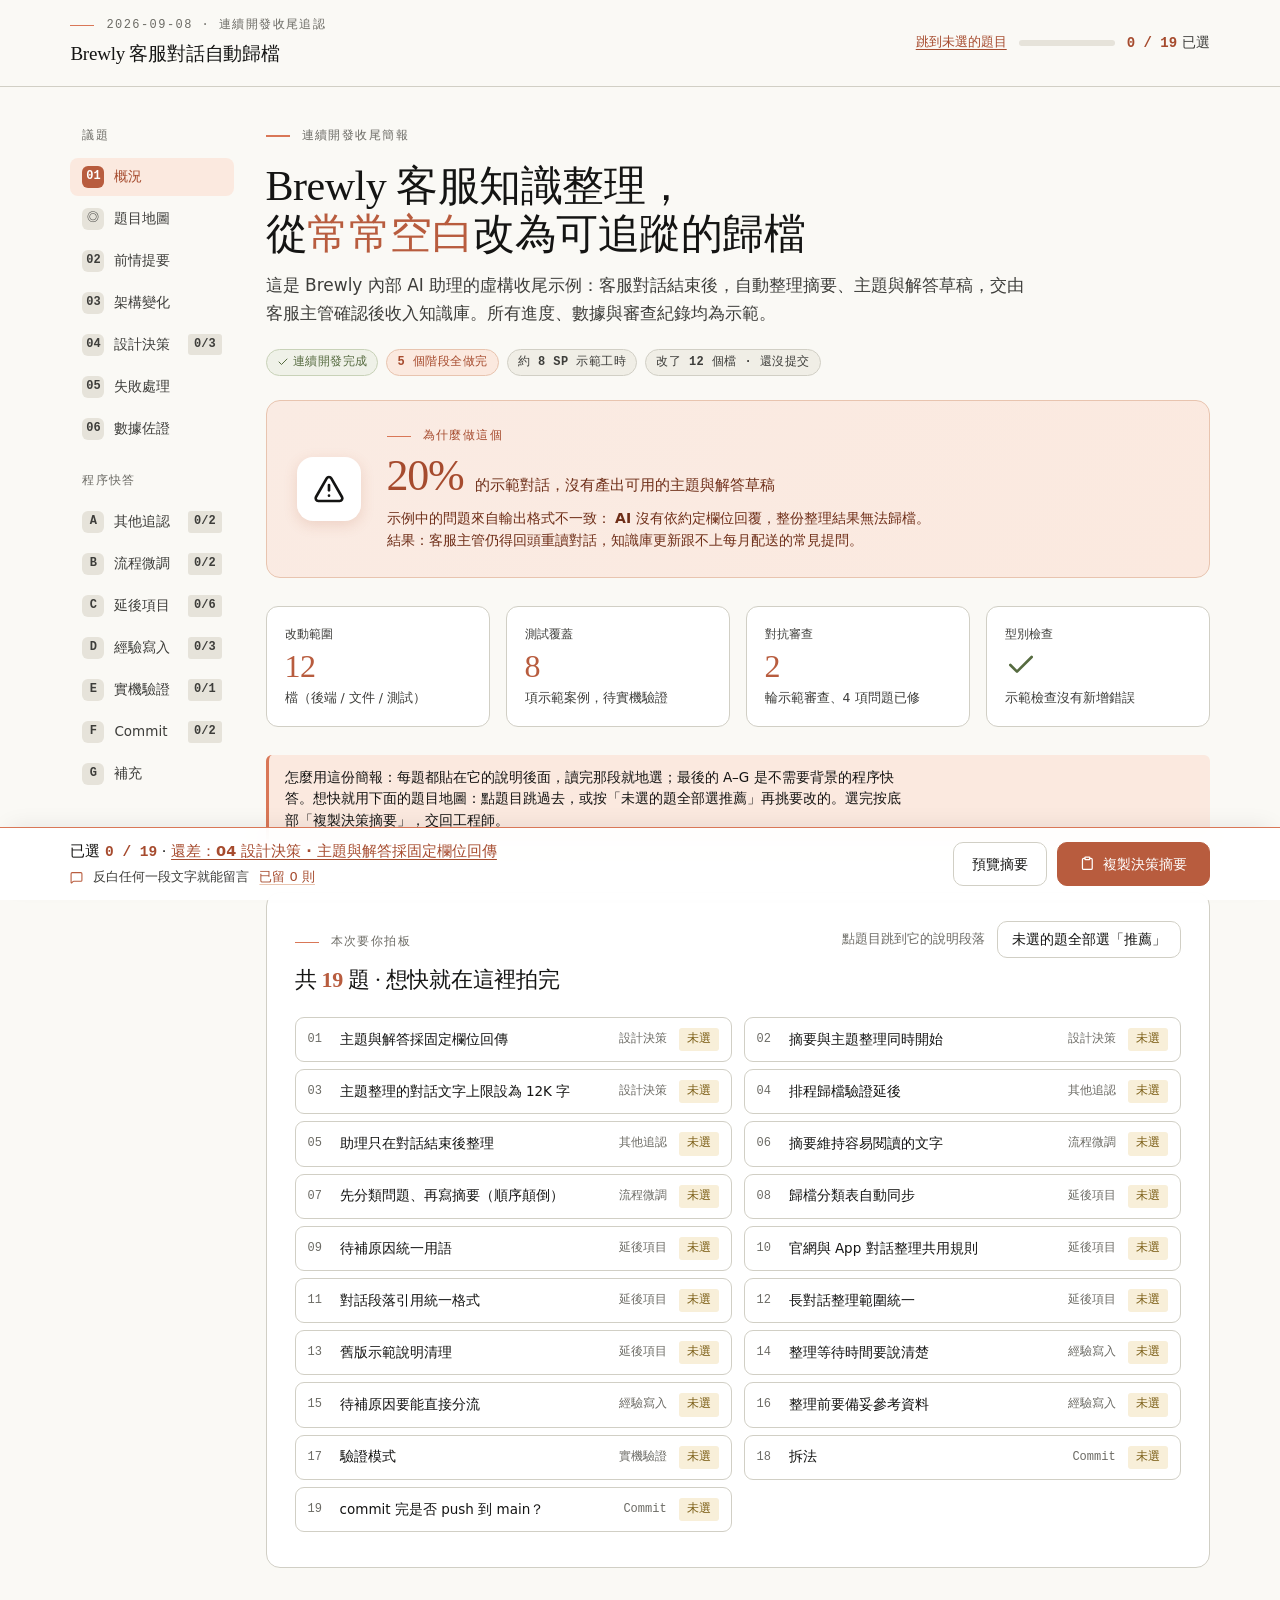
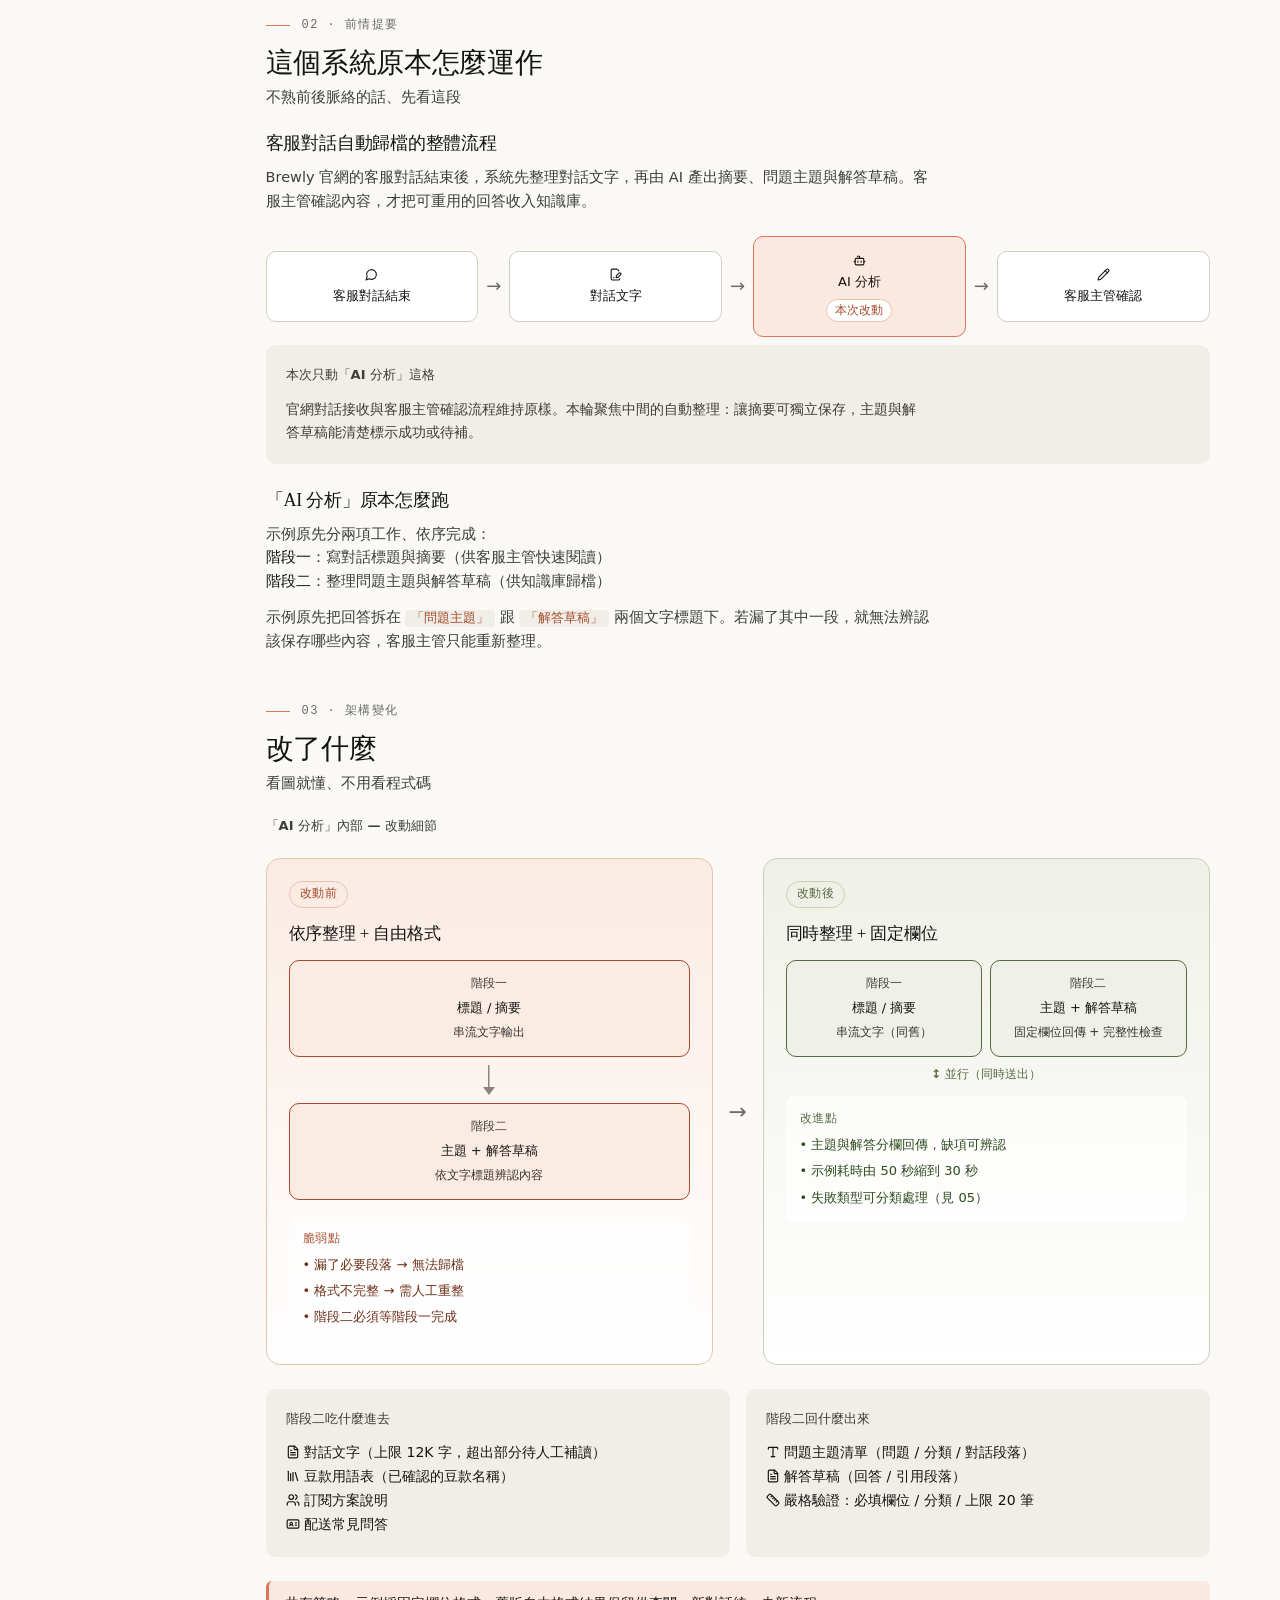
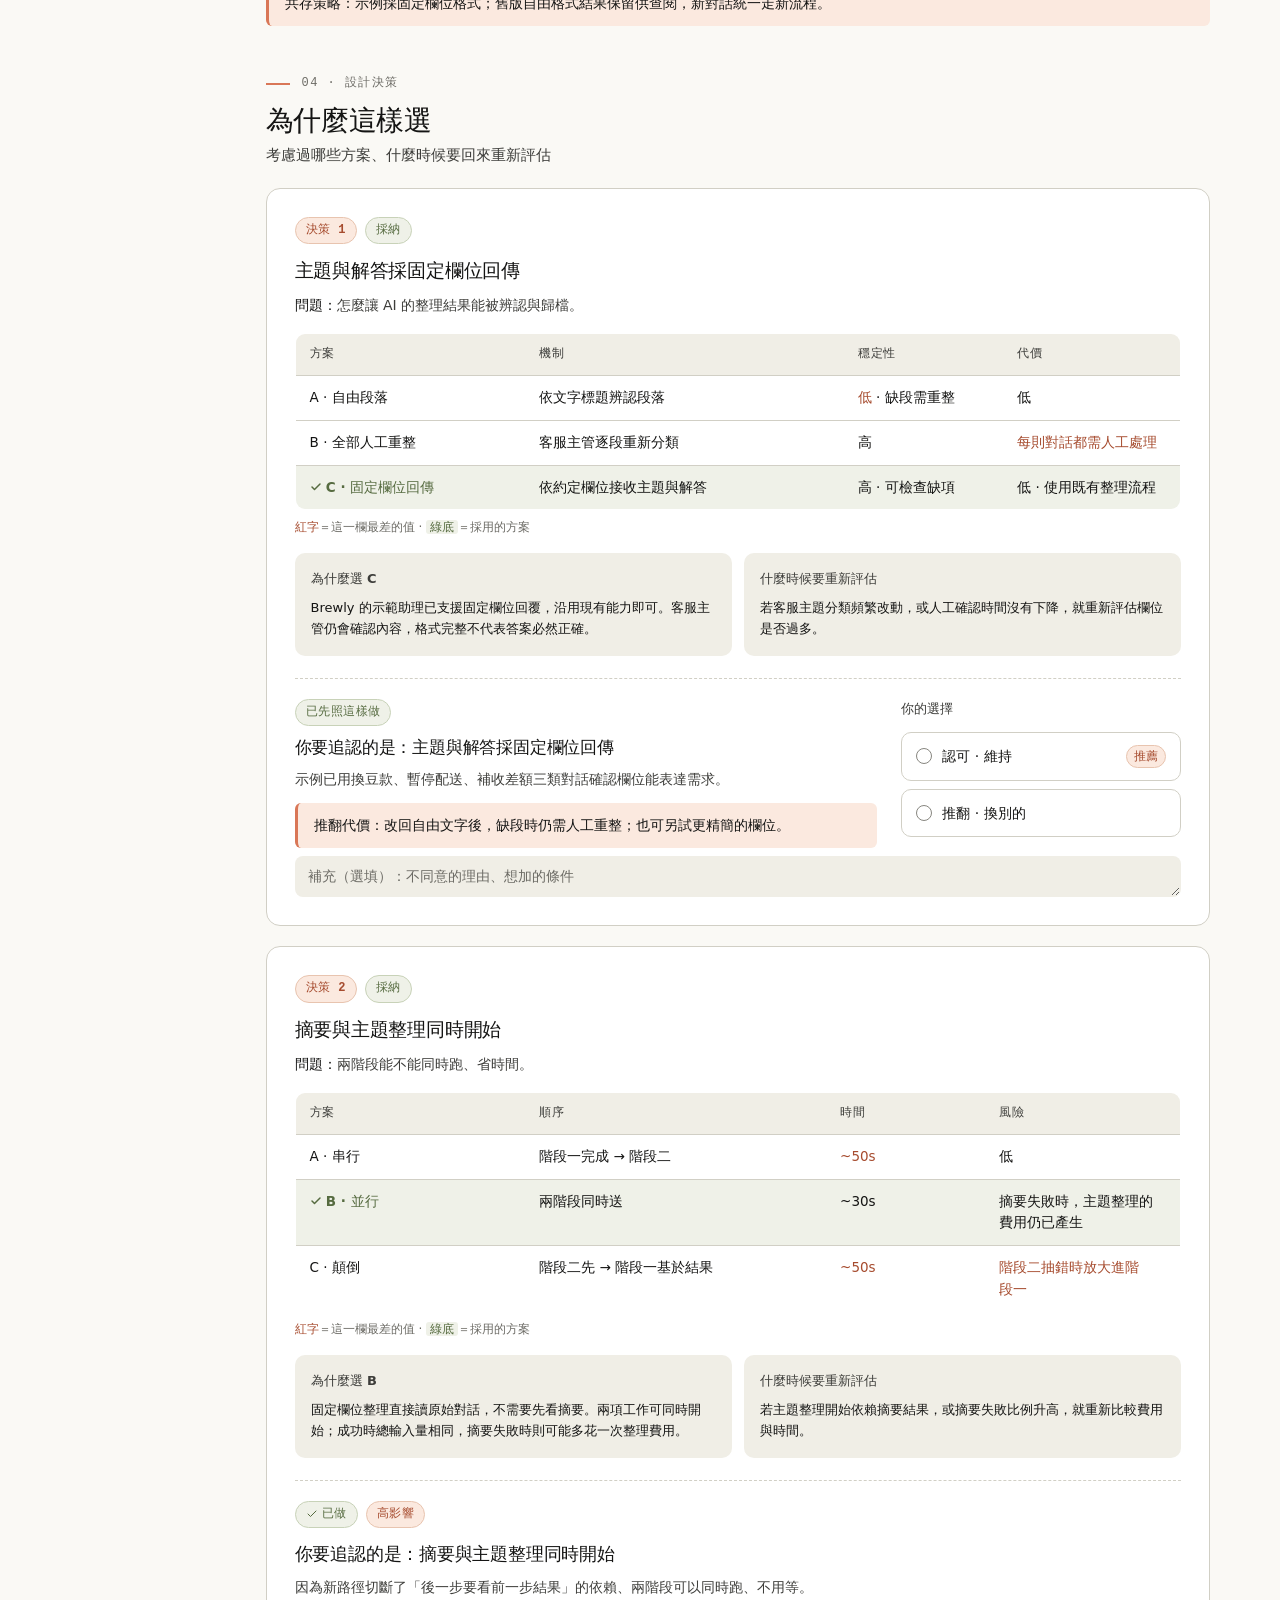
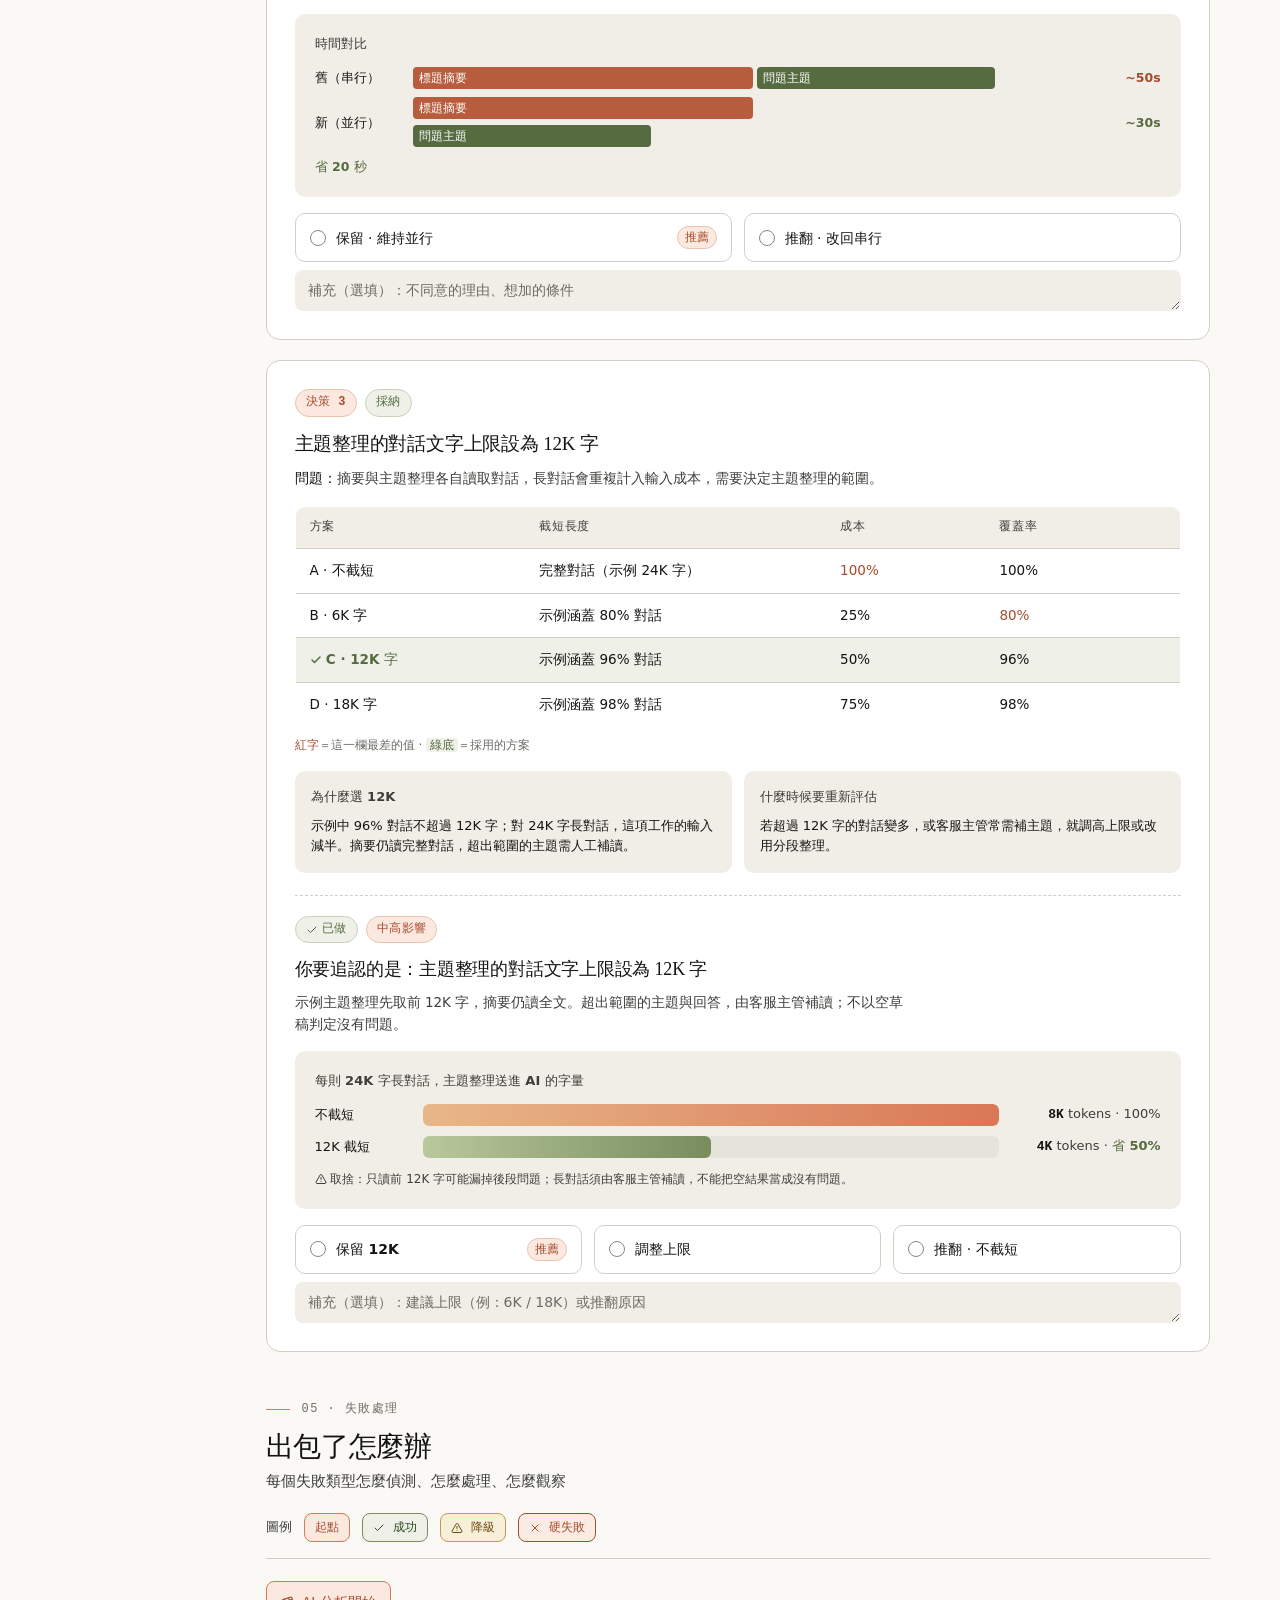
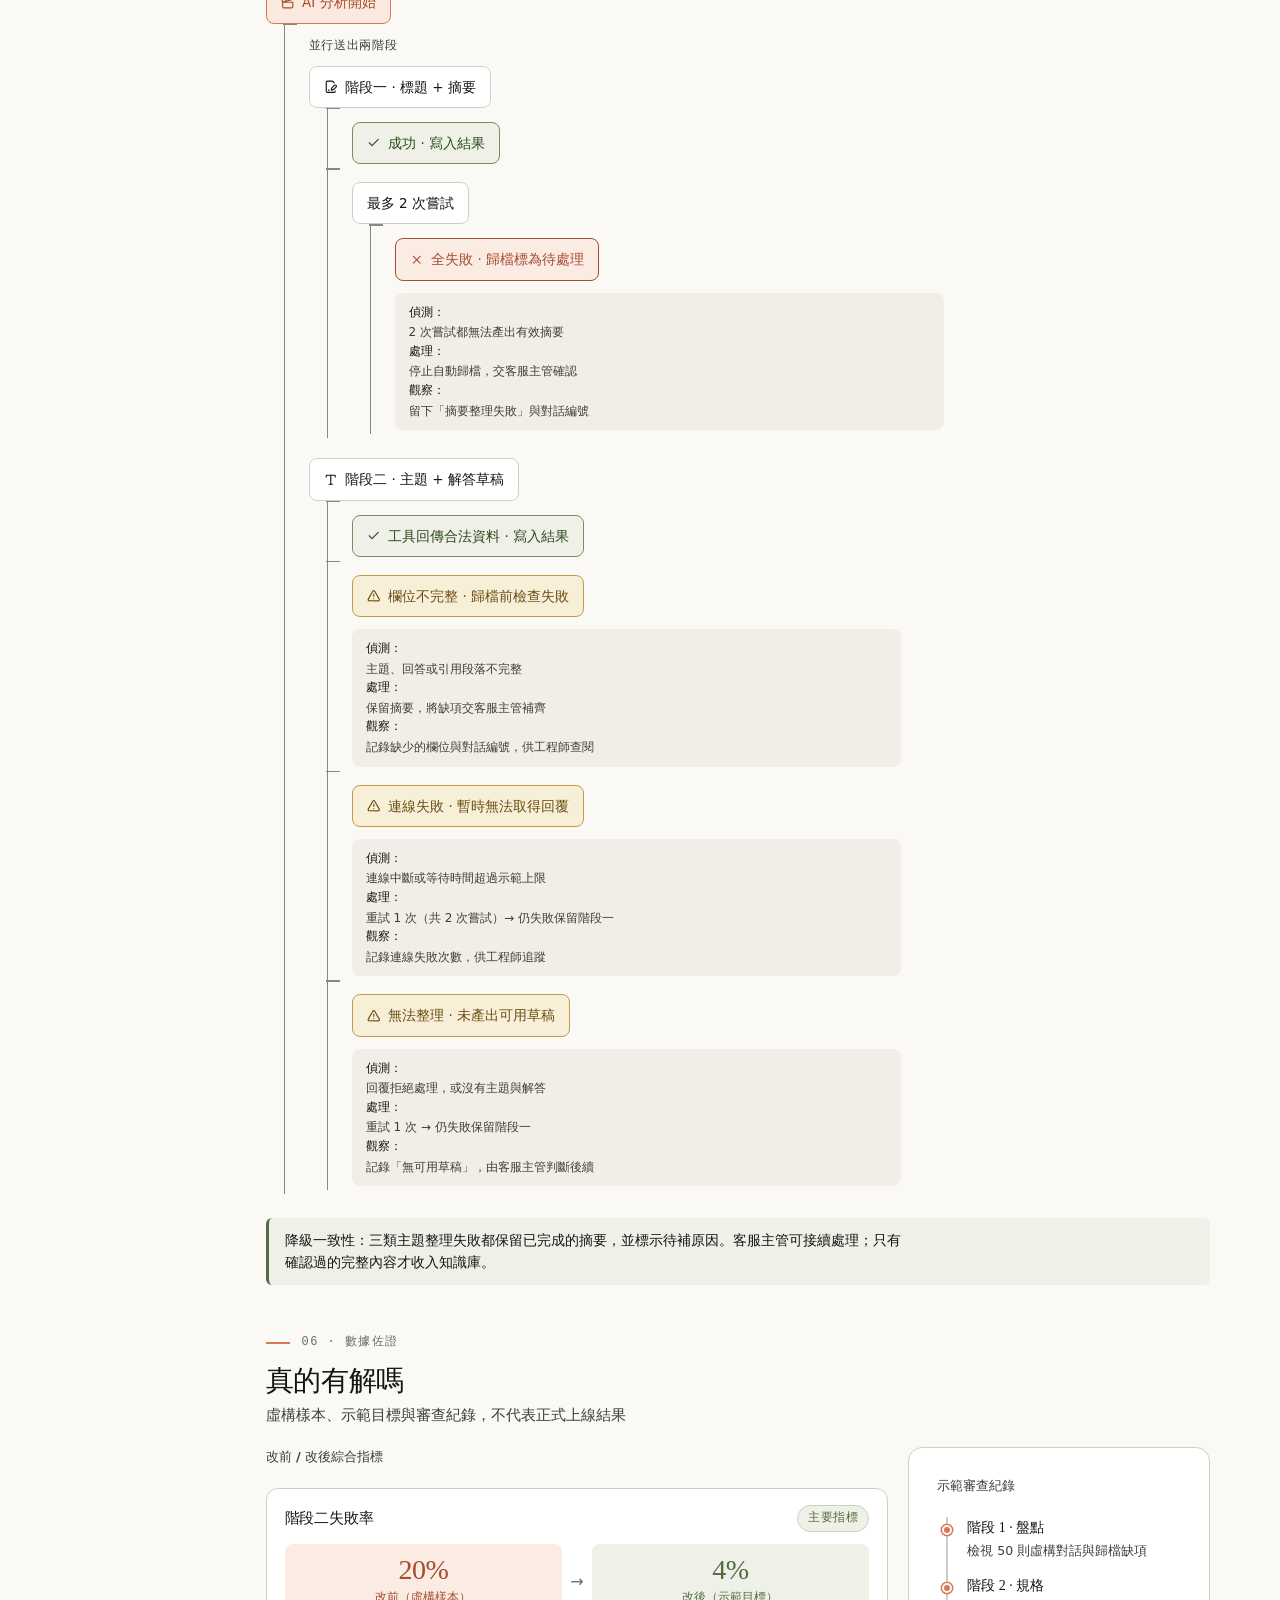
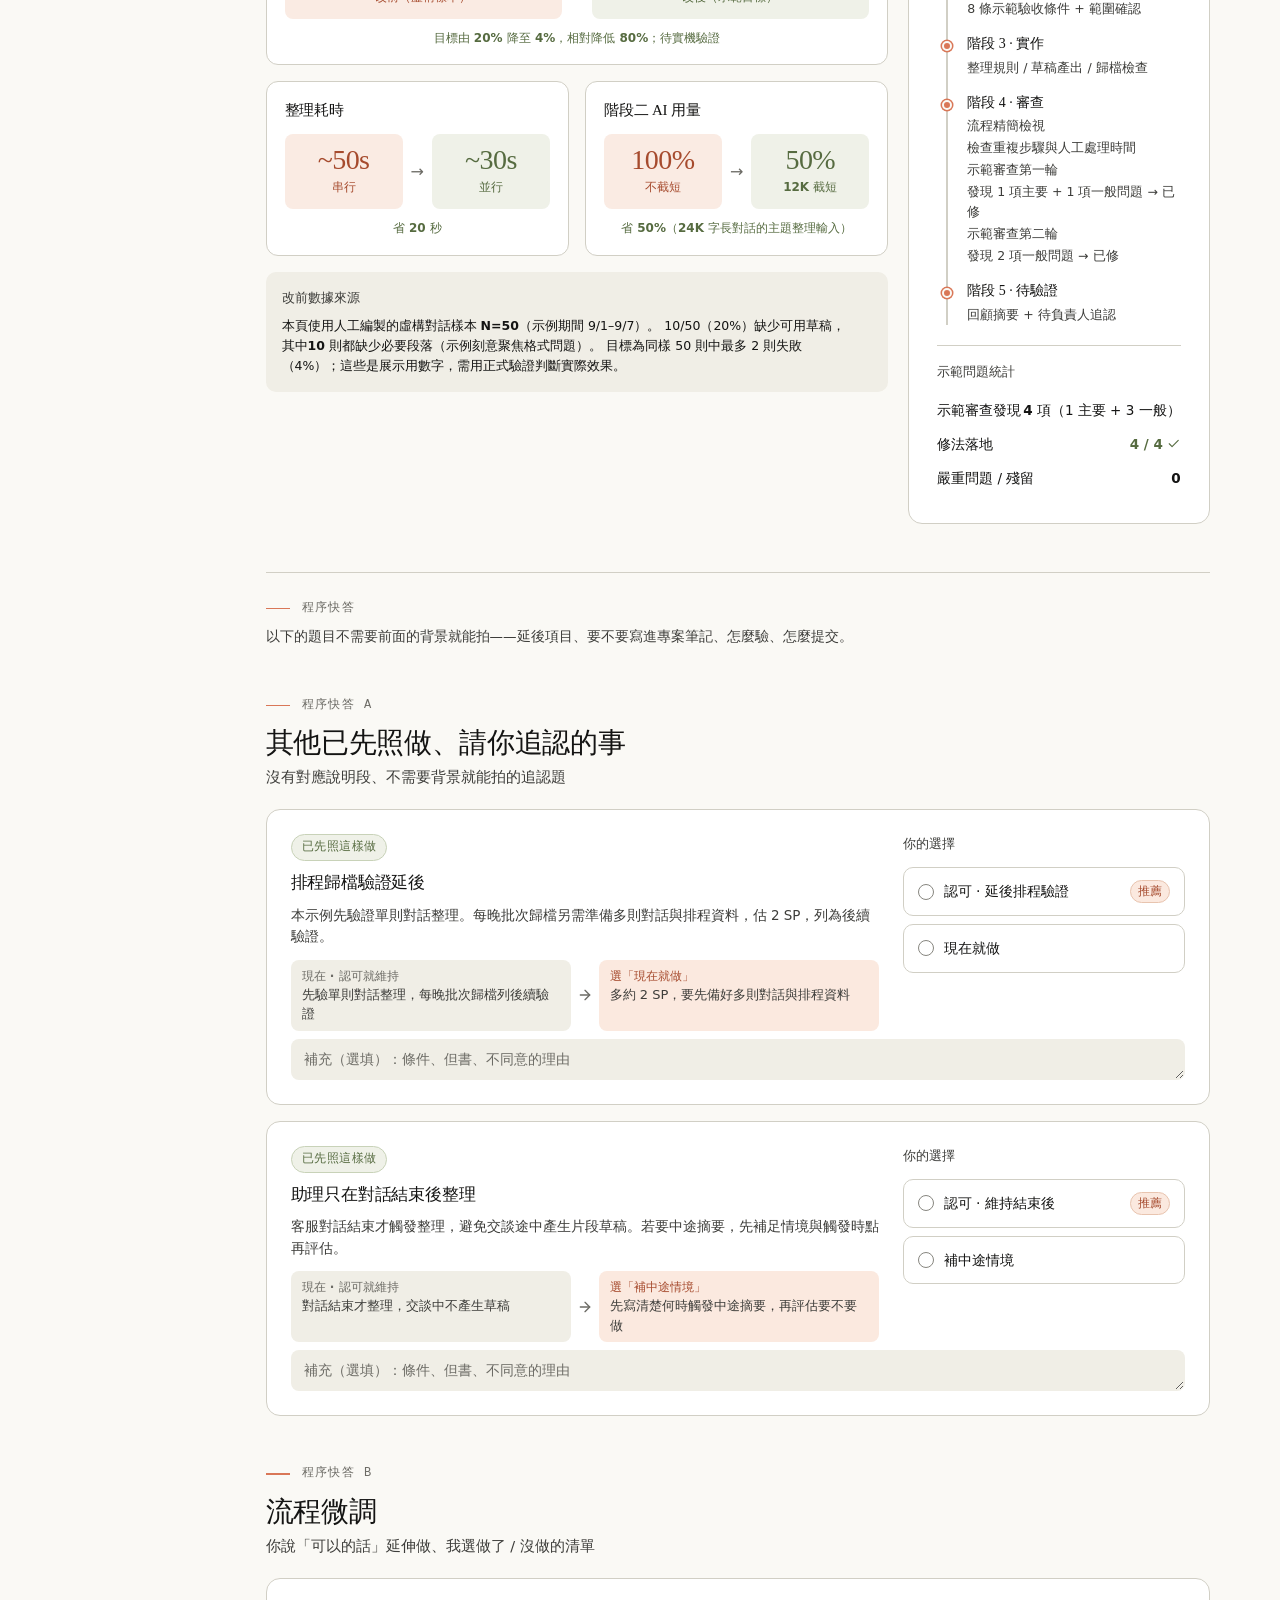
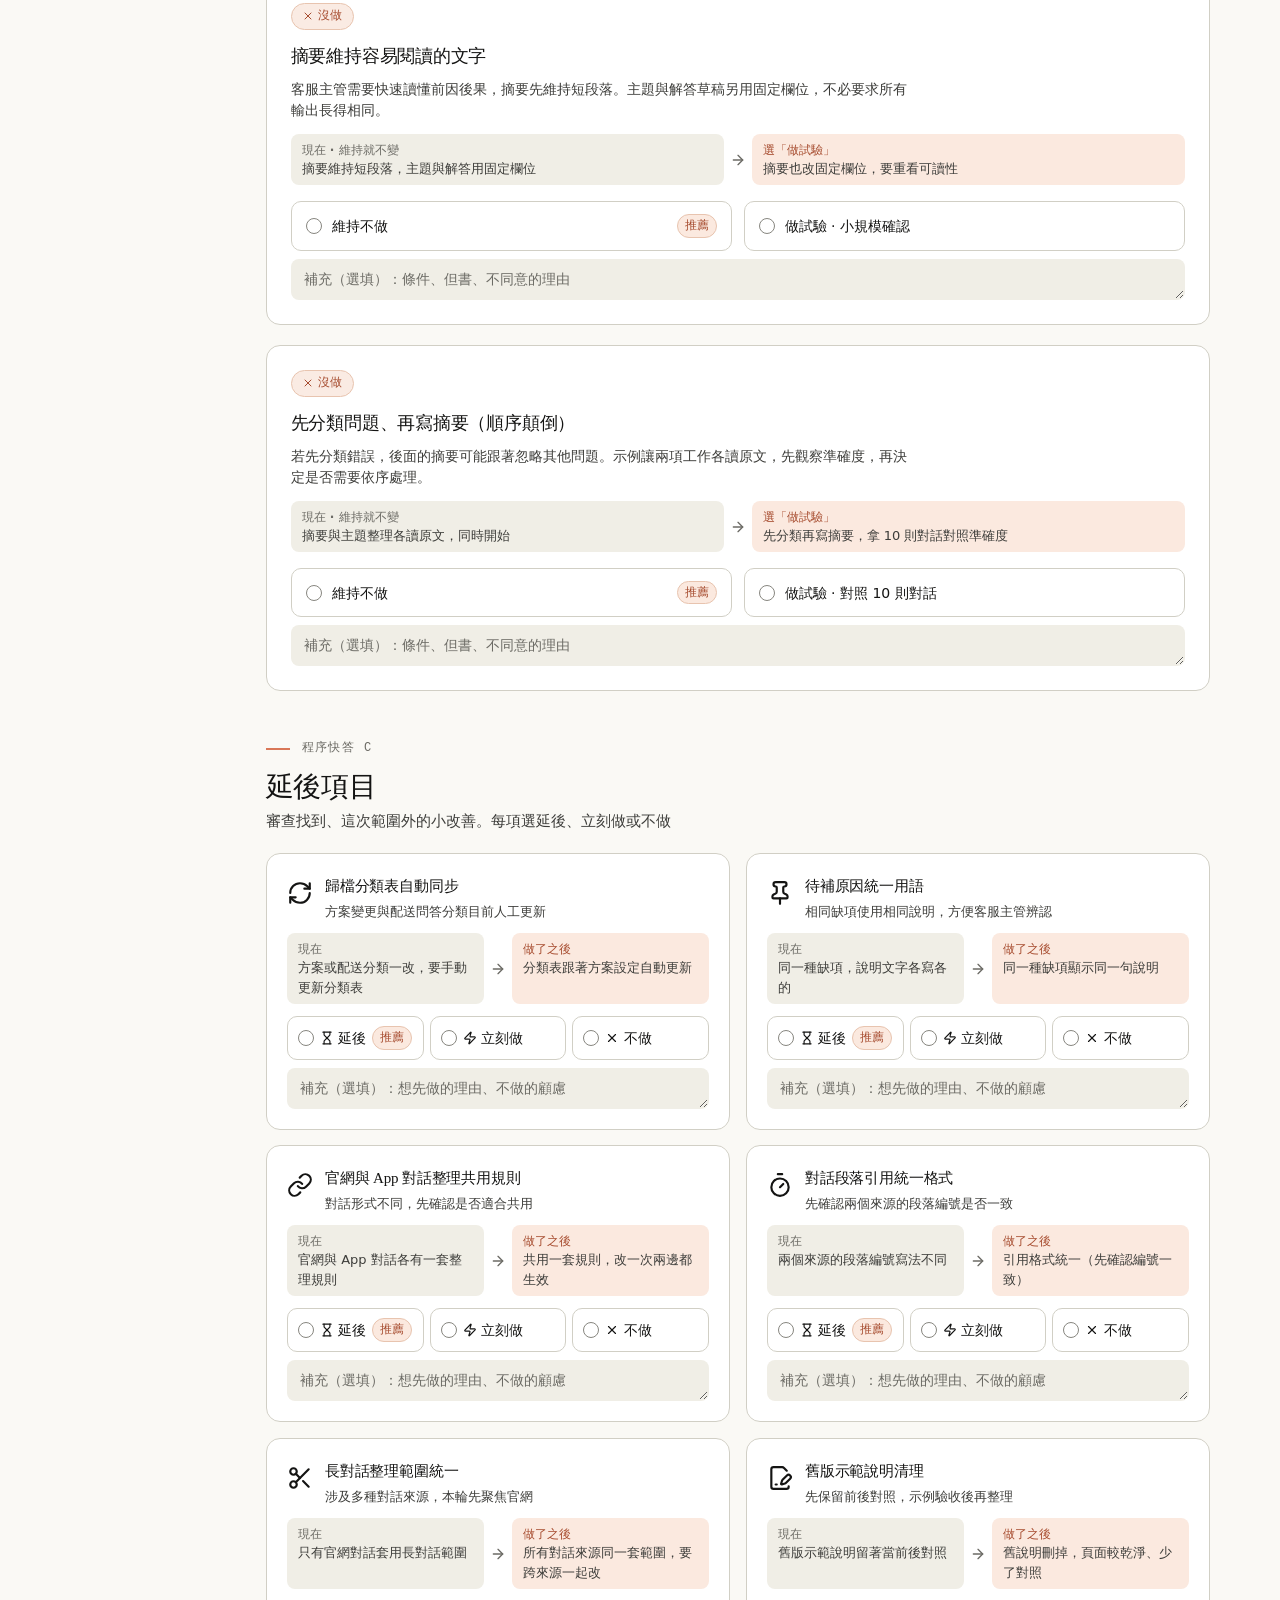
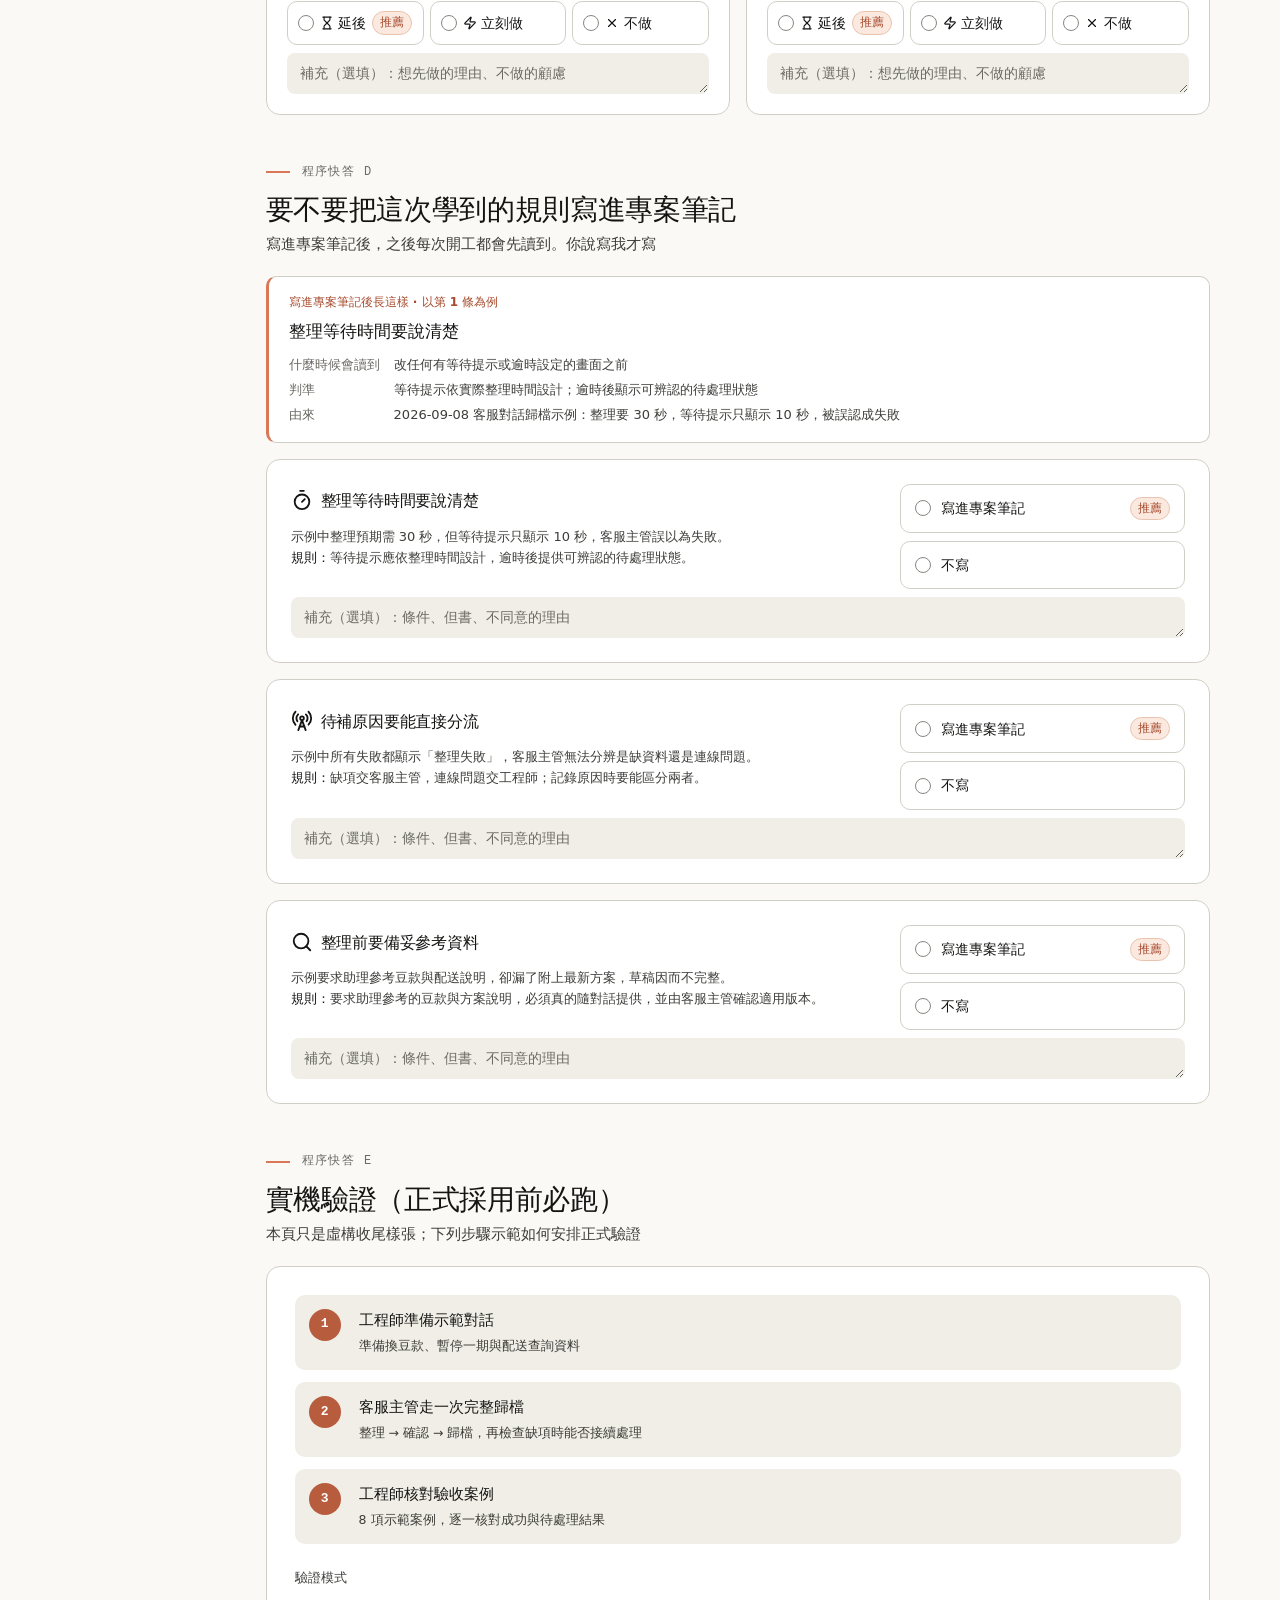
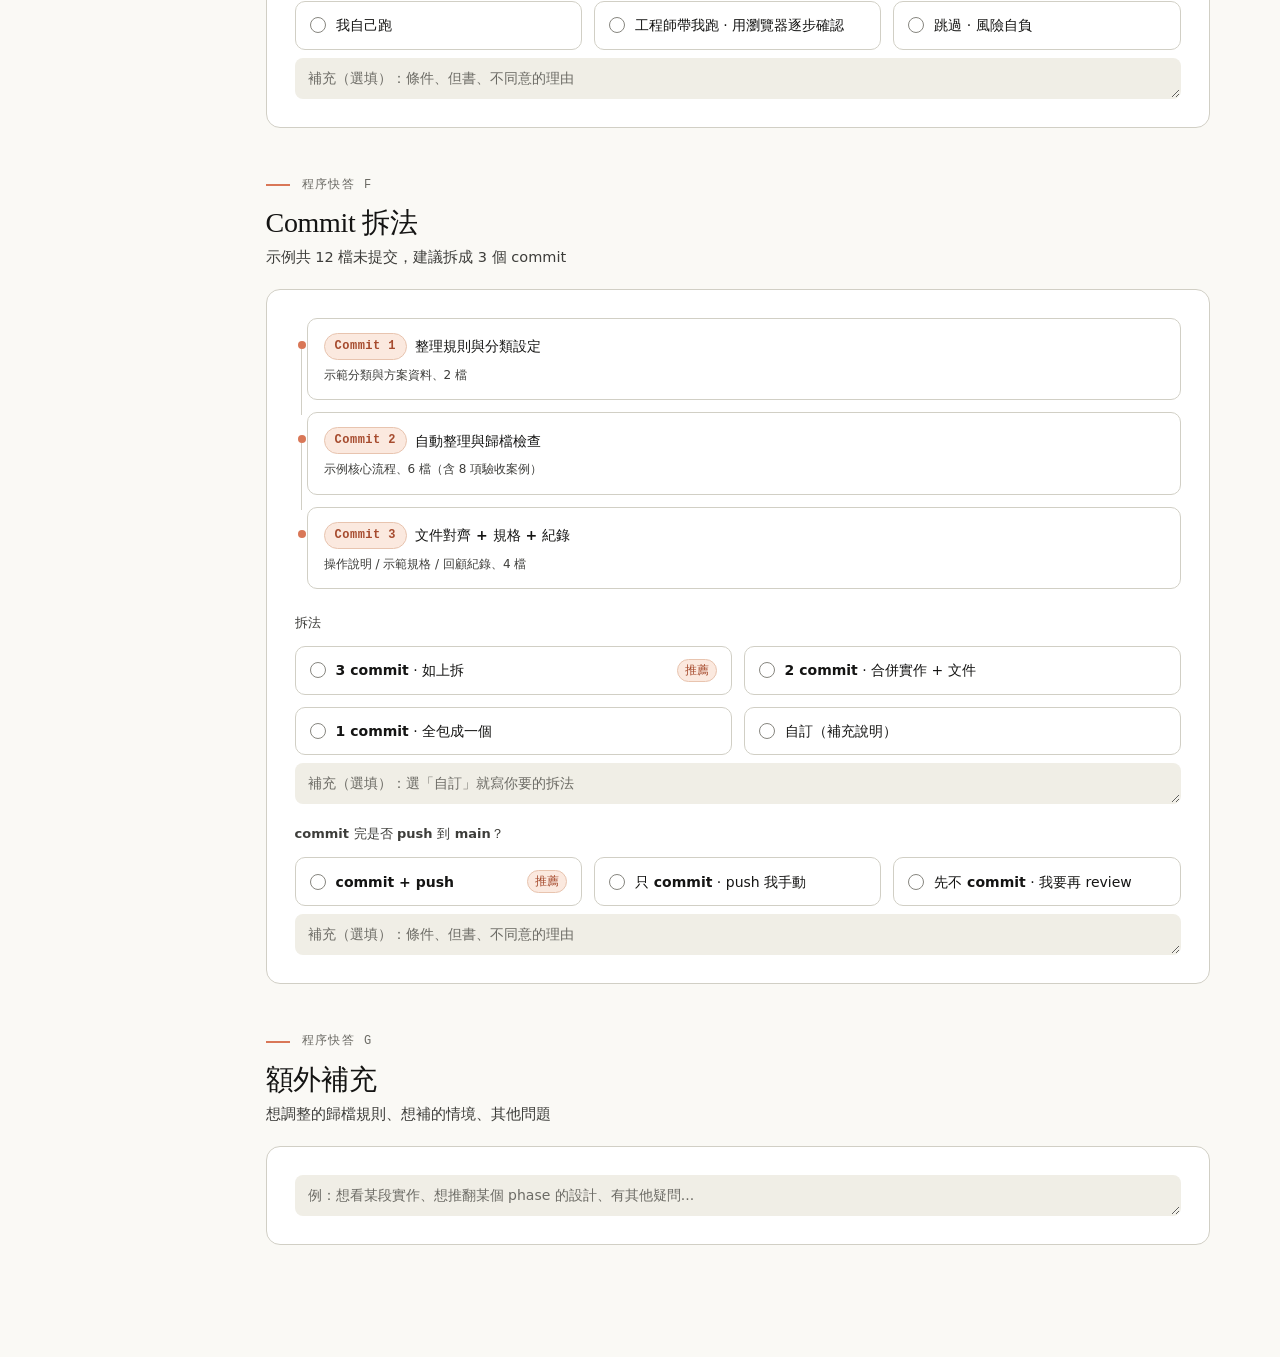
<file: skills/html-visualizer/references/examples/marathon-decision-sheet/index.html>
<!doctype html>
<html lang="zh-TW">
  <head>
    <meta charset="UTF-8" />
    <meta name="viewport" content="width=device-width, initial-scale=1" />
    <!-- 空 favicon：不加的話瀏覽器每次開頁都去要 /favicon.ico、主控台留一筆 404。Session 識別會再換成彩色圖示 -->
    <link rel="icon" href="data:," />
    <title>Brewly 客服對話自動歸檔 · 收尾追認</title>
    <style>
      /* 只含數字的字族，排在 --serif 最前面：Georgia 的數字是舊式字形（0 像小寫 o），而且不吃 lining-nums */
      @font-face { font-family: "VTDigits"; src: local("Times New Roman"), local("Times"); unicode-range: U+0030-0039, U+002C-002F, U+003A; }
      :root {
        --wrap-max: 1760px; /* 內容寬度：設定檔 tokens.layout.maxWidth 與調整面板改的就是它 */
        /* Anthropic palette */
        --ivory: #faf9f5;
        --paper: #ffffff;
        --slate: #141413;
        --clay: #d97757;
        --clay-d: #b85c3e;
        --clay-soft: #fbe9df;
        --oat: #e3dacc;
        --olive: #788c5d;
        --olive-soft: #eff1e8;
        --olive-border: #c8d2b8;
        --g100: #f0eee6;
        --g200: #e6e3da;
        --g300: #d1cfc5;
        --g500: #87867f;
        --g700: #3d3d3a;
        /* Warm semantic */
        /* 小字用的「墨色」：在 ivory / paper / g100 / 各 soft 底上都 ≥ 4.5:1（填色、邊框仍用 clay / olive / #c49845） */
        --clay-ink: #a64b2e;
        --green-ink: #566b40;
        --yellow-ink: #7d6019;
        --green: var(--green-ink); /* 舊程式把 --green 當字色用，直接指到墨色 */
        --green-soft: #eff1e8;
        --green-border: #c8d2b8;
        --red: var(--clay-ink);
        --red-soft: #faebe3;
        --red-border: #e8c4af;
        --yellow: var(--yellow-ink);
        --yellow-soft: #f8efd9;
        --yellow-border: #e8d4a0;
        /* Compat aliases */
        --bg: var(--ivory);
        --bg-card: var(--paper);
        --bg-soft: var(--g100);
        --bg-soft-2: var(--g200);
        --border: var(--g300);
        --border-strong: var(--g500);
        --text: var(--slate);
        --text-muted: var(--g700);
        --text-soft: #6c6b65; /* 小字灰：取代 --g500（3.47:1） */
        --accent: var(--clay);
        --accent-soft: var(--clay-soft);
        --accent-strong: var(--clay-d);
        /* Type stacks */
        /* 中文襯線要點名：只寫 ui-serif/Georgia 時，中文標題交給系統回退，換台機器就換字體 */
        --serif: "VTDigits", ui-serif, Georgia, "Songti TC", "Noto Serif TC", "Source Han Serif TC", "Times New Roman", serif;
        --sans:
          system-ui, -apple-system, "Segoe UI", "PingFang TC", "Noto Sans TC",
          Roboto, Helvetica, Arial, sans-serif;
        --mono: ui-monospace, "SF Mono", Menlo, Monaco, Consolas, monospace;
      }
      /* 偽元素也用 border-box：寫了寬度又加框線的箭頭、圓點，寬度才是寫的那個數 */
      *,
      ::before,
      ::after {
        box-sizing: border-box;
      }

      /* ── 不載入外部 CSS 框架 ──────────────────────────────────────────
         本頁排版一個 utility class 都不用，樣式全寫在頁內（2026-10-27 起不載入 CDN）。
         瀏覽器預設會動到版面的地方寫在下面；新增排版一律寫頁內 class，不要加 flex / mt-3 這類 utility
         （頁上沒有框架，寫了不生效）。 */
      html {
        line-height: 1.5;
        -webkit-text-size-adjust: 100%;
      }
      p,
      ul,
      ol,
      figure,
      blockquote,
      pre {
        margin: 0;
      }
      ul,
      ol {
        list-style: none;
        padding: 0;
      }
      button,
      input,
      textarea,
      select {
        font-family: inherit;
        font-size: 100%;
        font-weight: inherit;
        line-height: inherit;
        color: inherit;
        margin: 0;
      }
      button {
        background: transparent;
        border: 0;
        padding: 0;
        cursor: pointer;
      }
      table {
        border-collapse: collapse;
      }
      /* html body：權重高於裸 body，頁面設計的 1.6 行高（舊版要蓋過外部 CSS 框架的重置才這樣寫，現在不載入框架，留著無害）；與 base 同一手法 */
      html body {
        line-height: 1.6;
      }
      svg {
        vertical-align: middle;
      }
      /* 連結：墨色＋底線。body a 的權重低於 .nav-link、.qmap-row 這類帶 class 的規則（舊版要蓋過外部 CSS 框架的重置才這樣寫，現在不載入框架，留著無害） */
      body a {
        color: var(--clay-ink);
        text-decoration-line: underline;
        text-decoration-color: #e8c4af;
        text-underline-offset: 3px;
      }
      html {
        scroll-behavior: smooth;
      }
      body {
        margin: 0;
        background: var(--bg);
        color: var(--text);
        font-family: var(--sans);
        font-size: 16px;
        line-height: 1.6;
        -webkit-font-smoothing: antialiased;
        font-synthesis: none;
      }
      /* body h1 而不是 h1：權重比裸 h1 高一級（舊版要蓋過外部 CSS 框架的重置才這樣寫，現在不載入框架，留著無害）；與 base 同一手法 */
      body h1,
      body h2,
      body h3,
      body h4 {
        font-family: var(--serif);
        font-weight: 500;
        color: var(--slate);
        letter-spacing: -0.012em;
        margin: 0;
      }
      /* 中文強調不用斜體 —— 漢字沒有義大利體，瀏覽器只能機械傾斜、筆畫變形。
         B 換字重（此處）／ C 螢光筆（.hl）／ E 保險絲（body font-synthesis）。
         完整規則見 references/color-and-typography.md */
      p,
      li,
      td {
        text-wrap: pretty;
      }
      h1,
      h2,
      h3 {
        text-wrap: balance;
      }
      h1 em,
      h2 em,
      h3 em {
        font-style: normal;
        font-weight: 700;
        color: var(--clay-d);
      }
      .hl {
        background: linear-gradient(transparent 58%, #f7d9a0 58%);
        font-style: normal;
      }
      /* 內文的 <em>：保險絲擋掉合成斜體後，中文 em 會跟正文一模一樣（強調消失）。
         補字重讓它看得出來；英文字體有真的義大利體，斜體照樣保留。
         （標題的 em 另有 700 ＋ clay，選擇器較具體、不受這條影響） */
      em {
        font-weight: 600;
      }

      /* eyebrow */
      .eyebrow {
        font-family: var(--mono);
        font-size: 12px;
        letter-spacing: 0.12em;
        text-transform: uppercase;
        color: var(--text-soft);
        display: flex;
        align-items: center;
        gap: 12px;
      }
      .eyebrow::before {
        content: "";
        width: 24px;
        height: 1.5px;
        background: var(--clay);
        flex-shrink: 0;
      }

      /* card primitives */
      .card {
        background: var(--bg-card);
        border: 1.5px solid var(--border);
        border-radius: 14px;
      }
      /* 卡片裡的子區塊只用底色，不再加一層框 */
      .card-soft {
        background: var(--bg-soft);
        border-radius: 10px;
      }

      /* badges */
      .badge {
        display: inline-flex;
        align-items: center;
        gap: 4px;
        padding: 3px 10px;
        font-family: var(--mono);
        font-size: 12px;
        font-weight: 600;
        border-radius: 999px;
        letter-spacing: 0.04em;
        border: 1px solid;
        white-space: nowrap;
      }
      .badge-green {
        background: var(--green-soft);
        color: var(--green);
        border-color: var(--green-border);
      }
      .badge-red {
        background: var(--red-soft);
        color: var(--red);
        border-color: var(--red-border);
      }
      .badge-yellow {
        background: var(--yellow-soft);
        color: var(--yellow);
        border-color: var(--yellow-border);
      }
      .badge-clay {
        background: var(--clay-soft);
        color: var(--clay-ink);
        border-color: #e8c4af;
      }
      .badge-neutral {
        background: var(--bg-soft);
        color: var(--g700);
        border-color: var(--border);
      }

      /* radio pill */
      .choice-row {
        display: grid;
        grid-template-columns: 1fr;
        gap: 8px;
      }
      @media (min-width: 768px) {
        .choice-row.cols-2 {
          grid-template-columns: 1fr 1fr;
        }
      }
      @media (min-width: 768px) {
        .choice-row.cols-3 {
          grid-template-columns: 1fr 1fr 1fr;
        }
      }

      .choice {
        display: flex;
        align-items: center;
        gap: 10px;
        padding: 12px 14px;
        border: 1.5px solid var(--border);
        border-radius: 10px;
        cursor: pointer;
        transition: all 0.18s;
        background: var(--bg-card);
        font-size: 14px;
      }
      .choice:hover {
        border-color: var(--slate);
        transform: translateY(-1px);
      }
      /* 視覺上藏起原生圓點、但留在 Tab 順序裡（display:none 會讓鍵盤選不到） */
      .choice {
        position: relative;
      }
      .choice input[type="radio"] {
        position: absolute;
        inset: 0;
        opacity: 0;
        width: 100%;
        height: 100%;
        margin: 0;
        pointer-events: none;
      }
      .choice:has(input:focus-visible) {
        outline: 3px solid var(--clay-d);
        outline-offset: 2px;
      }
      /* 推薦選項：不預設勾選，推薦的那個標 data-recommended＋「推薦」膠囊 */
      .choice .rec {
        margin-left: auto;
        padding: 1px 7px;
        font-size: 12px;
        font-weight: 600;
        color: var(--clay-ink);
        background: var(--clay-soft);
        border: 1px solid #e8c4af;
        border-radius: 999px;
        white-space: nowrap;
        flex-shrink: 0;
      }
      .choice .choice-dot {
        width: 16px;
        height: 16px;
        border-radius: 50%;
        border: 1.5px solid var(--border-strong);
        background: var(--bg-card);
        flex-shrink: 0;
        transition: all 0.18s;
      }
      .choice input:checked ~ .choice-dot {
        border-color: var(--clay);
        background: var(--clay);
        box-shadow: inset 0 0 0 3px var(--bg-card);
      }
      .choice:has(input:checked) {
        border-color: var(--clay);
        background: var(--clay-soft);
      }
      .choice.choice-warning:has(input:checked) {
        border-color: var(--red);
        background: var(--red-soft);
      }
      .choice.choice-warning input:checked ~ .choice-dot {
        border-color: var(--red);
        background: var(--red);
      }

      /* select */
      select.pick {
        width: 100%;
        padding: 10px 12px;
        background: var(--bg-card);
        border: 1.5px solid var(--border);
        border-radius: 10px;
        font-family: var(--sans);
        font-size: 14px;
        color: var(--slate);
        cursor: pointer;
      }
      select.pick:hover {
        border-color: var(--slate);
      }

      /* textarea */
      textarea.note {
        width: 100%;
        font-family: var(--sans);
        font-size: 14px;
        color: var(--slate);
        resize: vertical;
      }
      textarea.note:focus {
        outline: 2px solid var(--clay-soft);
      }

      /* flow stage */
      .flow-stage {
        background: var(--bg-card);
        border: 1.5px solid var(--border);
        border-radius: 10px;
        padding: 14px 12px;
        text-align: center;
        font-size: 13px;
        font-weight: 500;
        transition: all 0.2s;
      }
      .flow-stage.highlight {
        border-color: var(--clay);
        background: var(--clay-soft);
      }
      .flow-stage.problem {
        border-color: var(--red);
        background: var(--red-soft);
      }
      .flow-stage.improved {
        border-color: var(--green);
        background: var(--green-soft);
      }
      .flow-arrow {
        display: flex;
        align-items: center;
        justify-content: center;
        font-size: 18px;
        color: var(--text-soft);
      }
      /* 往下的箭頭：線與三角形都畫在 12px 寬的盒子裡，不溢出 */
      .flow-arrow-down {
        width: 12px;
        height: 30px;
        margin: 0 auto;
        position: relative;
        background: linear-gradient(var(--border-strong), var(--border-strong))
          center top / 1.5px 22px no-repeat;
      }
      .flow-arrow-down::after {
        content: "";
        position: absolute;
        left: 0;
        bottom: 0;
        border-left: 6px solid transparent;
        border-right: 6px solid transparent;
        border-top: 8px solid var(--border-strong);
      }

      /* before / after */
      .ba-row {
        display: grid;
        grid-template-columns: 1fr auto 1fr;
        gap: 0;
        align-items: stretch;
      }
      .ba-col {
        padding: 22px;
        border-radius: 14px;
      }
      .ba-col-before {
        background: linear-gradient(
          180deg,
          var(--red-soft) 0%,
          var(--paper) 100%
        );
        border: 1.5px solid var(--red-border);
      }
      .ba-col-after {
        background: linear-gradient(
          180deg,
          var(--green-soft) 0%,
          var(--paper) 100%
        );
        border: 1.5px solid var(--green-border);
      }
      .ba-arrow {
        display: flex;
        align-items: center;
        justify-content: center;
        width: 50px;
        font-size: 22px;
        color: var(--text-soft);
      }
      @media (max-width: 900px) {
        .ba-row {
          grid-template-columns: 1fr;
        }
        .ba-arrow {
          transform: rotate(90deg);
          padding: 12px 0;
          width: 100%;
        }
      }

      /* ADR table */
      .adr-table {
        width: 100%;
        border-collapse: collapse;
        font-size: 13.5px;
        border-radius: 10px;
        overflow: hidden;
        border: 1.5px solid var(--border);
      }
      .adr-table th,
      .adr-table td {
        padding: 11px 14px;
        text-align: left;
        border-bottom: 1px solid var(--border);
        vertical-align: top;
      }
      .adr-table thead {
        background: var(--bg-soft);
      }
      .adr-table th {
        font-family: var(--mono);
        font-size: 12px;
        font-weight: 600;
        letter-spacing: 0.06em;
        text-transform: uppercase;
        color: var(--text-muted);
      }
      .adr-table tr:last-child td {
        border-bottom: none;
      }
      .adr-table tr.chosen {
        background: var(--green-soft);
      }
      .adr-table tr.chosen td:first-child {
        font-weight: 700;
        color: var(--green);
      }
      .adr-table tr.chosen td:first-child::before {
        /* 勾號用 SVG 遮罩（不用 ✓ 字元：字型不一、不能調色；跟著文字顏色） */
        content: "";
        display: inline-block;
        width: 0.9em;
        height: 0.9em;
        margin-right: 0.3em;
        vertical-align: -0.1em;
        background: currentColor;
        -webkit-mask: url("data:image/svg+xml,%3Csvg xmlns='http://www.w3.org/2000/svg' viewBox='0 0 24 24' fill='none' stroke='black' stroke-width='3' stroke-linecap='round' stroke-linejoin='round'%3E%3Cpath d='M20 6 9 17l-5-5'/%3E%3C/svg%3E") center / contain no-repeat;
        mask: url("data:image/svg+xml,%3Csvg xmlns='http://www.w3.org/2000/svg' viewBox='0 0 24 24' fill='none' stroke='black' stroke-width='3' stroke-linecap='round' stroke-linejoin='round'%3E%3Cpath d='M20 6 9 17l-5-5'/%3E%3C/svg%3E") center / contain no-repeat;
      }

      /* failure tree */
      .tree {
        font-size: 13.5px;
        line-height: 1.5;
      }
      .tree-node {
        padding: 10px 14px;
        border-radius: 8px;
        background: var(--bg-card);
        border: 1.5px solid var(--border);
        display: inline-flex;
        align-items: center;
        gap: 8px;
        font-weight: 500;
      }
      .tree-node.start {
        border-color: var(--clay);
        background: var(--clay-soft);
        color: var(--clay-ink);
      }
      .tree-node.success {
        border-color: var(--olive);
        background: var(--green-soft);
        color: #2d4a1c;
      }
      .tree-node.degraded {
        border-color: #c49845;
        background: var(--yellow-soft);
        color: #6b4d10;
      }
      .tree-node.hard-fail {
        border-color: var(--red);
        background: var(--red-soft);
        color: var(--red);
      }
      .tree-branch {
        margin-left: 18px;
        padding-left: 24px;
        border-left: 1.5px solid var(--border-strong);
        padding-top: 14px;
        padding-bottom: 4px;
        position: relative;
      }
      .tree-branch::before {
        content: "";
        position: absolute;
        left: -1.5px;
        top: 0;
        width: 14px;
        height: 1.5px;
        background: var(--border-strong);
      }
      .tree-leaf {
        margin-top: 12px;
        padding: 10px 14px;
        border-radius: 8px;
        background: var(--bg-soft);
        font-size: 12px;
        color: var(--text-muted);
        line-height: 1.55;
      }
      .tree-leaf strong {
        color: var(--text);
        display: block;
        margin-bottom: 2px;
        font-size: 12px;
        font-weight: 600;
      }

      /* metric cards */
      .metric-card {
        background: var(--bg-card);
        border: 1.5px solid var(--border);
        border-radius: 12px;
        padding: 16px 18px;
      }
      .metric-row {
        display: grid;
        grid-template-columns: 1fr auto 1fr;
        align-items: center;
        gap: 8px;
        margin-top: 12px;
      }
      .metric-side {
        text-align: center;
        padding: 12px;
        border-radius: 8px;
      }
      .metric-side.before {
        background: var(--red-soft);
        color: var(--red);
      }
      .metric-side.after {
        background: var(--green-soft);
        color: var(--green);
      }
      .metric-side .num {
        font-family: var(--serif);
        font-size: 28px;
        font-weight: 500;
        letter-spacing: -0.02em;
        line-height: 1;
      }
      .metric-side .label {
        font-size: 12px;
        font-weight: 600;
        margin-top: 4px;
      }
      .metric-arrow {
        color: var(--text-soft);
        font-size: 16px;
      }
      .metric-delta {
        margin-top: 10px;
        text-align: center;
        font-size: 12px;
        font-weight: 600;
        color: var(--green);
      }

      /* timeline (review history) */
      .phase-timeline {
        position: relative;
        padding-left: 30px;
      }
      .phase-timeline::before {
        content: "";
        position: absolute;
        left: 9px;
        top: 0;
        bottom: 0;
        width: 2px;
        background: var(--border);
      }
      .phase-item {
        position: relative;
        margin-bottom: 14px;
      }
      .phase-item::before {
        content: "";
        position: absolute;
        left: -25px;
        top: 8px;
        width: 10px;
        height: 10px;
        border-radius: 50%;
        background: var(--clay);
        border: 2.5px solid var(--bg);
        box-shadow: 0 0 0 1.5px var(--clay);
      }
      .phase-item-title {
        font-family: var(--serif);
        font-size: 14px;
        font-weight: 500;
      }
      .phase-item-detail {
        font-size: 12.5px;
        color: var(--text-muted);
        margin-top: 2px;
      }

      /* timeline bars (B-1) */
      .timeline-row {
        display: grid;
        grid-template-columns: 90px 1fr 60px;
        gap: 8px;
        align-items: center;
        margin-bottom: 8px;
        font-size: 13px;
      }
      .timeline-bar {
        height: 22px;
        border-radius: 4px;
        display: flex;
        align-items: center;
        padding: 0 6px;
        color: white;
        font-size: 12px;
        font-weight: 600;
        white-space: nowrap;
      }
      .timeline-bar-1 {
        background: var(--clay-d);
      }
      .timeline-bar-2 {
        background: var(--green-ink);
      }

      /* QA step */
      .qa-step {
        display: grid;
        grid-template-columns: 36px 1fr;
        gap: 14px;
        padding: 14px;
        border-radius: 10px;
        background: var(--bg-soft);
      }
      .qa-step-num {
        width: 32px;
        height: 32px;
        border-radius: 50%;
        background: var(--clay-d);
        color: white;
        display: flex;
        align-items: center;
        justify-content: center;
        font-family: var(--mono);
        font-weight: 700;
        font-size: 13px;
      }

      /* commit boxes */
      .commit-box {
        background: var(--bg-card);
        border: 1.5px solid var(--border);
        border-radius: 10px;
        padding: 14px 16px;
        position: relative;
      }
      .commit-box::before {
        content: "";
        position: absolute;
        left: -10px;
        top: 22px;
        width: 8px;
        height: 8px;
        border-radius: 50%;
        background: var(--clay);
      }
      .commit-box::after {
        content: "";
        position: absolute;
        left: -7px;
        top: 30px;
        width: 1.5px;
        height: calc(100% - 14px);
        background: var(--border);
      }
      .commit-box:last-child::after {
        display: none;
      }

      /* highlight box */
      .highlight-box {
        background: var(--clay-soft);
        border-left: 3px solid var(--clay);
        padding: 12px 16px;
        border-radius: 6px;
        font-size: 13.5px;
        color: var(--text);
      }
      .highlight-box.green {
        background: var(--green-soft);
        border-left-color: var(--green);
      }

      /* pain card */
      .pain-card {
        background: linear-gradient(
          135deg,
          var(--red-soft) 0%,
          var(--clay-soft) 100%
        );
        border: 1.5px solid var(--red-border);
        border-radius: 14px;
        padding: 26px 30px;
        display: grid;
        grid-template-columns: auto 1fr;
        gap: 26px;
        align-items: center;
      }
      .pain-icon {
        width: 64px;
        height: 64px;
        border-radius: 16px;
        background: white;
        box-shadow: 0 4px 14px rgba(184, 92, 62, 0.18);
        display: flex;
        align-items: center;
        justify-content: center;
        font-size: 32px;
      }
      .pain-stat {
        font-family: var(--serif);
        font-size: 44px;
        font-weight: 500;
        color: var(--red);
        letter-spacing: -0.03em;
        line-height: 1;
      }

      /* stat cards (hero) */
      .stat-card {
        background: var(--bg-card);
        border: 1.5px solid var(--border);
        border-radius: 12px;
        padding: 18px;
      }
      .stat-label {
        font-size: 12px;
        color: var(--text-muted);
        font-weight: 600;
      }
      .stat-value {
        font-family: var(--serif);
        font-size: 32px;
        font-weight: 500;
        margin-top: 4px;
        letter-spacing: -0.02em;
        color: var(--clay-d);
        line-height: 1.1;
      }
      .stat-sub {
        font-size: 12.5px;
        color: var(--text-muted);
        margin-top: 4px;
      }

      /* sidebar nav */
      .nav-link {
        display: flex;
        align-items: center;
        gap: 10px;
        padding: 8px 12px;
        border-radius: 8px;
        color: var(--text-muted);
        text-decoration: none;
        font-size: 13.5px;
        transition: all 0.15s;
      }
      .nav-link:hover {
        background: var(--bg-soft);
        color: var(--text);
      }
      .nav-link.active {
        background: var(--clay-soft);
        color: var(--clay-ink);
        font-weight: 500;
      }
      .nav-link-num {
        width: 22px;
        height: 22px;
        border-radius: 6px;
        background: var(--bg-soft-2);
        display: flex;
        align-items: center;
        justify-content: center;
        font-family: var(--mono);
        font-size: 12px;
        font-weight: 600;
        color: var(--g700);
      }
      .nav-link.active .nav-link-num {
        background: var(--clay-d);
        color: white;
      }

      /* sticky bottom bar */
      .sticky-bar {
        position: sticky;
        bottom: 0;
        background: rgba(255, 255, 255, 0.92);
        backdrop-filter: blur(12px);
        border-top: 1.5px solid var(--clay);
        box-shadow: 0 -8px 24px -10px rgba(20, 20, 19, 0.1);
        z-index: 30;
      }


      /* ── 回傳列：從頁首就顯示。第一行「已選 N / M · 還差：<題名>」（點了跳到那題），
         第二行「反白留言 · 已留 N 則」；手機收成「已選 N / M · 下一題 →」＋兩顆短按鈕，列高約 62px ── */
      .bar-in {
        width: min(94vw, var(--wrap-max, 1760px));
        margin: 0 auto;
        padding: 12px 32px;
      }
      .bar-row {
        display: flex;
        align-items: center;
        justify-content: space-between;
        gap: 18px;
      }
      .bar-btns {
        display: flex;
        align-items: center;
        gap: 10px;
        flex-shrink: 0;
      }
      .bar-btns .btn-primary,
      .bar-btns .btn-secondary {
        display: inline-flex;
        align-items: center;
        gap: 8px;
        white-space: nowrap;
        min-height: 40px;
      }
      .bar-btns .ic {
        width: 1.05em;
        height: 1.05em;
      }
      .bar-btns .short,
      .bar-status .short,
      .next-todo .short {
        display: none;
      }
      /* 預覽：從底部升起的抽屜，停在回傳列上方（複製鈕不被蓋住），附關閉鈕；不在列內往上長 */
      #preview-area {
        position: fixed;
        left: 0;
        right: 0;
        bottom: 0;
        z-index: 50;
        background: var(--paper);
        border-top: 1.5px solid var(--g300);
        border-radius: 14px 14px 0 0;
        box-shadow: 0 -16px 40px -16px rgba(20, 20, 19, 0.28);
        animation: vt-drawer-up 0.2s ease-out;
      }
      #preview-area.hidden {
        display: none;
      }
      @keyframes vt-drawer-up {
        from {
          transform: translateY(100%);
        }
      }
      .drawer-in {
        width: min(94vw, var(--wrap-max, 1760px));
        margin: 0 auto;
        padding: 12px 32px 16px;
      }
      .drawer-head {
        display: flex;
        align-items: center;
        justify-content: space-between;
        gap: 12px;
        margin-bottom: 10px;
        font-size: 14px;
        font-weight: 600;
      }
      .preview-close {
        display: inline-flex;
        align-items: center;
        gap: 6px;
        font-size: 13px;
        color: var(--g700);
        background: #fff;
        border: 1.5px solid var(--g300);
        border-radius: 8px;
        padding: 6px 12px;
        cursor: pointer;
        white-space: nowrap;
      }
      .preview-close:hover {
        border-color: var(--slate);
      }
      /* 補充提示：寫了補充但那題沒選，複製時這段不會帶上 */
      .vt-note-warn,
      .vt-note-warn a,
      .bar-status .vt-note-warn a {
        color: var(--yellow-ink);
      }
      .bar-status .vt-note-warn .sep {
        color: var(--slate);
      }
      .drawer-note {
        margin-top: 10px;
        font-size: 13px;
        font-weight: 600;
      }
      .drawer-note[hidden] {
        display: none;
      }
      .drawer-tools {
        display: flex;
        align-items: center;
        gap: 14px;
      }
      /* 清除我的選擇：文字鈕，只在有拍板題時出現 */
      .vt-clear-picks {
        background: none;
        border: 0;
        padding: 0;
        font-size: 13px;
        font-weight: 500;
        color: var(--text-soft);
        text-decoration: underline;
        text-underline-offset: 3px;
        cursor: pointer;
        white-space: nowrap;
      }
      .vt-clear-picks:hover {
        color: var(--clay-ink);
      }
      .vt-clear-picks[hidden] {
        display: none;
      }
      /* 有回傳列時：右下浮動的評論計數改由列上的「已留 N 則」承接，評論清單往上讓出列高 */
      body.vt-has-bar .vt-comment-pill {
        display: none !important;
      }
      body.vt-has-bar .vt-comment-list {
        bottom: 84px;
      }
      pre.preview {
        font-family: var(--mono);
        font-size: 12.5px;
        background: var(--g100);
        padding: 14px;
        border-radius: 8px;
        border: 1.5px solid var(--g300);
        white-space: pre-wrap;
        max-height: min(340px, 48vh);
        overflow-y: auto;
        line-height: 1.55;
        margin: 0;
      }

      /* btn */
      .btn-primary {
        background: var(--clay-d);
        color: white;
        border: 1.5px solid var(--clay-d);
        padding: 10px 22px;
        border-radius: 10px;
        font-size: 14px;
        font-weight: 600;
        cursor: pointer;
        transition: all 0.18s;
      }
      .btn-primary:hover {
        background: var(--clay-ink);
        border-color: var(--clay-ink);
      }
      .btn-secondary {
        background: var(--bg-card);
        color: var(--slate);
        border: 1.5px solid var(--border);
        padding: 10px 18px;
        border-radius: 10px;
        font-size: 14px;
        font-weight: 500;
        cursor: pointer;
        transition: all 0.18s;
      }
      .btn-secondary:hover {
        border-color: var(--slate);
        background: var(--oat);
      }

      /* 就地拍板 — 決策與它的說明同一張卡 */
      .inline-decide {
        margin-top: 22px;
        padding-top: 20px;
        border-top: 1.5px dashed var(--border);
      }
      .inline-decide-head {
        font-size: 12px;
        font-weight: 600;
        color: var(--clay-ink);
        background: var(--clay-soft);
        border: 1px solid #e8c4af;
        border-radius: 4px;
        padding: 3px 9px;
        display: inline-block;
        margin-bottom: 14px;
      }

      /* 程序快答分隔 */
      .quick-divider {
        border-top: 1.5px solid var(--border);
        padding-top: 26px;
      }

      /* 題目地圖 */
      .qmap-row {
        display: flex;
        align-items: center;
        gap: 12px;
        padding: 10px 12px;
        border: 1.5px solid var(--border);
        border-radius: 9px;
        margin-bottom: 7px;
        background: var(--bg-card);
        text-decoration: none;
        color: var(--text);
        font-size: 13.5px;
        transition: all 0.15s;
      }
      .qmap-row:hover {
        border-color: var(--slate);
        transform: translateY(-1px);
      }
      .qmap-row .q-idx {
        font-family: var(--mono);
        font-size: 12px;
        color: var(--text-soft);
        width: 20px;
        flex-shrink: 0;
      }
      .qmap-row .q-title {
        flex: 1;
      }
      .qmap-row .q-sec {
        font-family: var(--mono);
        font-size: 12px;
        color: var(--text-soft);
        white-space: nowrap;
      }
      .qmap-state {
        font-family: var(--mono);
        font-size: 12px;
        font-weight: 600;
        padding: 2px 8px;
        border-radius: 3px;
        white-space: nowrap;
      }
      .qmap-state.done {
        background: var(--green-soft);
        color: var(--green);
      }
      .qmap-state.todo {
        background: var(--yellow-soft);
        color: var(--yellow);
      }

      /* 側欄議題題數 */
      .nav-count {
        margin-left: auto;
        font-family: var(--mono);
        font-size: 12px;
        white-space: nowrap;
        font-weight: 600;
        padding: 1px 6px;
        border-radius: 3px;
        background: var(--bg-soft-2);
        color: var(--text-muted);
      }
      .nav-count.done {
        background: var(--green-soft);
        color: var(--green);
      }
      .nav-count:empty {
        display: none;
      }

      /* ── 版面骨架：頁首、外框、12 欄、側欄、內容欄 ── */
      .topbar {
        position: sticky;
        top: 0;
        z-index: 20;
      }
      .topbar-in,
      .wrap {
        width: min(94vw, var(--wrap-max, 1760px));
        margin: 0 auto;
        padding: 40px 32px;
      }
      .topbar-in {
        padding: 16px 32px;
        display: flex;
        align-items: center;
        justify-content: space-between;
        gap: 24px;
      }
      .layout {
        display: grid;
        grid-template-columns: repeat(12, minmax(0, 1fr));
        gap: 32px;
      }
      .sidenav {
        grid-column: span 2 / span 2;
        display: none;
      }
      .content {
        grid-column: span 12 / span 12;
      }
      .content > * + * {
        margin-top: 48px;
      }
      @media (min-width: 1024px) {
        .sidenav {
          display: block;
        }
        .content {
          grid-column: span 10 / span 10;
        }
      }
      .sidenav-in {
        position: sticky;
        top: 96px;
      }
      .sidenav-in > * + * {
        margin-top: 4px;
      }
      .sidenav-label {
        font-family: var(--mono);
        font-size: 12px;
        font-weight: 600;
        letter-spacing: 0.1em;
        color: var(--text-soft);
        margin-bottom: 12px;
        padding: 0 12px;
      }
      .sidenav-in > .sidenav-label.later {
        margin-top: 24px;
      }
      #qmap.hidden {
        display: none;
      }

      /* ── 內容慣用型（取代原本的 utility 組合） ── */
      .card {
        padding: 28px;
      }
      .card.quick {
        padding: 24px;
      }
      .card.mini {
        padding: 20px;
      }
      .card-soft {
        padding: 16px;
      }
      .card-soft.roomy {
        padding: 20px;
      }
      .card-soft.chart {
        margin: 16px 0;
      }
      .sec-body > .flow-note {
        margin-top: 8px;
      }
      .minihead {
        margin-bottom: 12px;
      }
      .minihead.tight {
        margin-bottom: 8px;
      }
      .minihead.loose {
        margin-bottom: 20px;
      }
      .legend > .minihead {
        margin-bottom: 0;
      }
      /* 標籤列：膠囊一排 */
      .tag-row {
        display: flex;
        align-items: center;
        gap: 8px;
        margin-bottom: 12px;
      }
      .tag-row.tight {
        margin-bottom: 8px;
      }
      .tag-row.flush {
        margin-bottom: 0;
      }
      .hero-eyebrow {
        margin-bottom: 16px;
      }
      .hero-badges {
        display: flex;
        align-items: center;
        flex-wrap: wrap;
        gap: 8px;
        margin-bottom: 24px;
      }
      .pain-line {
        display: flex;
        align-items: baseline;
        gap: 12px;
        margin-top: 8px;
      }
      .stat-grid {
        display: grid;
        grid-template-columns: repeat(2, minmax(0, 1fr));
        gap: 16px;
        margin-top: 28px;
      }
      .hero-howto {
        margin-top: 28px;
      }
      .qmap-head {
        display: flex;
        align-items: baseline;
        justify-content: space-between;
        flex-wrap: wrap;
        gap: 16px;
      }
      #qmap-list {
        margin-top: 20px;
      }
      /* 卡片裡的兩欄 / 三欄：手機一欄、768px 起並排 */
      .g2,
      .g3,
      .split {
        display: grid;
        grid-template-columns: minmax(0, 1fr);
        gap: 12px;
      }
      .g2.wide {
        gap: 16px;
      }
      .g2.spaced {
        margin-top: 16px;
      }
      .sec-body > .contract {
        margin-top: 24px;
      }
      /* 說明＋你的選擇：說明佔三分之二、選項佔三分之一 */
      .split {
        gap: 24px;
      }
      .split.s20 {
        gap: 20px;
      }
      @media (min-width: 768px) {
        .g2 {
          grid-template-columns: repeat(2, minmax(0, 1fr));
        }
        .g3,
        .split {
          grid-template-columns: repeat(3, minmax(0, 1fr));
        }
        .split-main {
          grid-column: span 2 / span 2;
        }
        .stat-grid {
          grid-template-columns: repeat(4, minmax(0, 1fr));
        }
      }
      /* 垂直堆疊：子元素之間固定間距 */
      .stack > * + * {
        margin-top: 20px;
      }
      .stack.s16 > * + * {
        margin-top: 16px;
      }
      .stack.s12 > * + * {
        margin-top: 12px;
      }
      .stack.s8 > * + * {
        margin-top: 8px;
      }
      .qa-list,
      .commit-list {
        margin-bottom: 24px;
      }
      .commit-list {
        padding-left: 12px;
      }
      .ticks > * + * {
        margin-top: 6px;
      }
      .icon-head {
        display: flex;
        align-items: flex-start;
        gap: 12px;
        margin-bottom: 12px;
      }
      .ba-note {
        margin-top: 16px;
        padding: 14px;
        border-radius: 8px;
      }
      .ba-note.near {
        margin-top: 12px;
      }
      .ba-pair {
        display: grid;
        grid-template-columns: repeat(2, minmax(0, 1fr));
        gap: 8px;
      }
      .ba-par {
        text-align: center;
        margin: 8px 0;
      }
      .sec-body > .sec-note {
        margin-top: 24px;
      }
      .split-note {
        margin-top: 12px;
      }
      .tl-bars {
        display: flex;
        gap: 4px;
      }
      .legend {
        display: flex;
        flex-wrap: wrap;
        align-items: center;
        gap: 12px;
        margin-bottom: 20px;
        padding-bottom: 16px;
      }
      .tree-cap {
        font-size: 12px;
        line-height: 16px;
        font-weight: 600;
        margin-bottom: 12px;
      }
      .tree-node.next-stage {
        margin-top: 20px;
      }
      .evi-grid {
        display: grid;
        grid-template-columns: minmax(0, 1fr);
        gap: 20px;
      }
      @media (min-width: 1024px) {
        .evi-grid {
          grid-template-columns: repeat(3, minmax(0, 1fr));
        }
        .evi-main {
          grid-column: span 2 / span 2;
        }
      }
      .metric-head {
        display: flex;
        align-items: center;
        justify-content: space-between;
      }
      .evi-stats {
        margin-top: 20px;
        padding-top: 16px;
      }
      .stat-line {
        display: flex;
        justify-content: space-between;
        padding: 6px 0;
      }
      .adr-table {
        margin-bottom: 16px;
      }

      /* 比較表圖例：同一欄只標最差值（紅字），採用的方案整列綠底 */
      .adr-legend {
        margin: -8px 0 16px;
        font-size: 12px;
        color: var(--text-soft);
      }
      .adr-legend .worst {
        color: var(--clay-ink);
        font-weight: 600;
      }
      .adr-legend .pick {
        background: var(--green-soft);
        color: var(--green-ink);
        font-weight: 600;
        padding: 0 4px;
        border-radius: 3px;
      }
      /* 短標籤選項：窄卡（手機、平板兩欄）也排成一列，選項格縮成緊湊樣式，「推薦」換到下一行 */
      @container (max-width: 439px) {
        .choice-row.c3 {
          grid-template-columns: repeat(3, minmax(0, 1fr));
          gap: 6px;
        }
        .choice-row.c3 .choice {
          flex-wrap: wrap;
          row-gap: 4px;
          gap: 6px;
          padding: 9px 10px;
        }
        .choice-row.c3 .rec {
          margin-left: 0;
        }
      }
      @media (max-width: 767px) {
        .choice-row.c2 {
          grid-template-columns: repeat(2, minmax(0, 1fr));
          gap: 6px;
        }
        .choice-row.c2 .choice {
          flex-wrap: wrap;
          row-gap: 4px;
          gap: 6px;
          padding: 9px 10px;
        }
        .choice-row.c2 .rec {
          margin-left: 0;
        }
      }

      /* ── 程序快答的「現在 → 改了之後」示意：一條兩格，手機也維持一行（字自動換行），不把頁面拉長 ── */
      .fx {
        display: grid;
        grid-template-columns: minmax(0, 1fr) auto minmax(0, 1fr);
        align-items: stretch;
        gap: 6px;
        margin: 12px 0;
        font-size: 13px;
        line-height: 1.5;
      }
      .fx > div {
        border-radius: 8px;
        padding: 7px 11px;
        background: var(--g100);
        color: var(--g700);
      }
      .fx .fx-after {
        background: var(--clay-soft);
      }
      .fx .k {
        display: block;
        font-size: 12px;
        font-weight: 600;
        color: var(--text-soft);
        white-space: nowrap;
      }
      .fx .fx-after .k {
        color: var(--clay-ink);
      }
      .fx-arr {
        align-self: center;
        color: var(--text-soft);
      }
      .split-main > .fx:last-child {
        margin-bottom: 0;
      }
      .fx-arr .ic {
        display: block;
        width: 16px;
        height: 16px;
      }
      /* 經驗寫入：寫進專案筆記後的樣子 */
      .rule-mock {
        background: var(--paper);
        border: 1.5px solid var(--g300);
        border-left: 3px solid var(--clay);
        border-radius: 10px;
        padding: 16px 20px;
        margin-bottom: 16px;
      }
      .rule-mock-tag {
        font-size: 12px;
        font-weight: 600;
        color: var(--clay-ink);
      }
      .rule-mock-title {
        font-family: var(--serif);
        font-size: 17px;
        margin-top: 6px;
      }
      .rule-mock-rows {
        display: grid;
        grid-template-columns: max-content minmax(0, 1fr);
        gap: 4px 14px;
        margin: 10px 0 0;
        font-size: 13px;
        color: var(--g700);
      }
      .rule-mock-rows dt {
        font-weight: 600;
        color: var(--text-soft);
        white-space: nowrap;
      }
      .rule-mock-rows dd {
        margin: 0;
      }
      /* 延後項目：卡夠寬時三個選項排一列，窄卡（平板兩欄、手機）回到疊三列 */
      .card.mini {
        container-type: inline-size;
      }
      @container (min-width: 440px) {
        .choice-row.c3 {
          grid-template-columns: repeat(3, minmax(0, 1fr));
        }
        .choice-row.c3 .choice {
          padding: 10px 12px;
          gap: 8px;
        }
      }
          /* ── 手機：收掉桌機的水平留白 ─────────────────
         外層與卡片在桌機的左右內距，390px 上會左右共吃掉 150px，這裡收窄；不用 !important。
         手機版型的左右邊界要盡量少。*/
      @media (max-width: 640px) {
        .wrap,
        .topbar-in {
          width: 100%;
          padding-left: 14px;
          padding-right: 14px;
        }
        body .card,
        body .card.quick,
        body .card.mini {
          padding-left: 16px;
          padding-right: 16px;
        }
        body ul,
        body ol {
          padding-left: 20px;
        }
      }
      /* 中文標題只在標點、空白處換行，不把詞切開；整串沒有斷點才硬斷 */
      h1,
      h2,
      h3 {
        word-break: keep-all;
        overflow-wrap: anywhere;
        text-wrap: balance;
      }
      /* 標題裡的語意片段：整段一起換行（例：「從常常空白」不會斷成「從常／常空白」） */
      .ph {
        display: inline-block;
      }
      /* serif 標題與大數字用等高、等寬數字（設定檔換掉 --serif 時，支援 lnum 的字型靠這行） */
      h1,
      h2,
      h3,
      .stat-value,
      .pain-stat,
      .metric-side .num {
        font-variant-numeric: lining-nums tabular-nums;
      }

      /* ── 章節頭：eyebrow（編號 · 章名）＋ serif h2 ＋ 一句說明 ── */
      .sec-head {
        margin-bottom: 20px;
      }
      .hero-title {
        font-size: 42px;
      }
      /* 卡片內的小節標籤：跟章節 eyebrow 區分開（不加短線、不用寬字距 mono） */
      .minihead {
        font-size: 13px;
        font-weight: 600;
        color: var(--g700);
      }
      .sec-head h2 {
        font-size: 28px;
        line-height: 1.25;
        margin-top: 10px;
      }
      .sec-head .sec-sub {
        font-size: 14.5px;
        color: var(--text-muted);
        margin-top: 6px;
      }
      /* 章節內容外層：不加框，用留白分段（框留給裡面的卡片） */
      .sec-body > * + * {
        margin-top: 22px;
      }

      /* ── 連續文字限行長（容器照樣滿寬） ── */
      main p,
      .hb-text,
      .tree-leaf,
      .phase-item-detail {
        max-width: 72ch;
      }
      .hb-text {
        display: block;
      }

      /* ── 錨點與 Tab 捲動：讓出頂端固定列與回傳列（腳本 § scroll-padding 依實際列高覆寫上下兩個值） ── */
      html {
        scroll-padding-top: 104px;
        scroll-padding-bottom: 88px;
      }

      /* ── 頂欄進度 ── */
      .hdr-progress {
        display: flex;
        align-items: center;
        gap: 12px;
        white-space: nowrap;
        flex-shrink: 0;
        font-size: 14px;
        color: var(--text-muted);
      }
      .hdr-progress .count {
        font-family: var(--mono);
        font-weight: 600;
        color: var(--clay-ink);
      }
      .hdr-track {
        width: 96px;
        height: 6px;
        border-radius: 999px;
        background: var(--g200);
        overflow: hidden;
      }
      .hdr-track > span {
        display: block;
        height: 100%;
        width: 0;
        background: var(--clay);
        border-radius: inherit;
        transition: width 0.25s;
      }
      .hdr-progress.all-done .hdr-track > span {
        background: var(--olive);
      }
      .hdr-progress.all-done .count {
        color: var(--green-ink);
      }
      .next-todo {
        font-size: 13px;
        font-weight: 600;
        color: var(--clay-ink);
        text-decoration: underline;
        text-underline-offset: 3px;
      }
      .next-todo[hidden] {
        display: none;
      }

      /* ── 底部列：進度＋還差哪一題（手機側欄隱藏，這裡是唯一的進度入口）＋反白留言提示 ── */
      .bar-txt {
        min-width: 0;
      }
      .bar-status {
        font-size: 14.5px;
      }
      .bar-status strong {
        font-family: var(--mono);
        color: var(--clay-ink);
        white-space: nowrap;
      }
      .bar-status.all-done strong {
        color: var(--green-ink);
      }
      .bar-status a {
        color: var(--clay-ink);
        font-weight: 600;
        text-decoration: underline;
        text-underline-offset: 3px;
      }
      .bar-hint {
        display: flex;
        align-items: center;
        flex-wrap: wrap;
        gap: 4px 10px;
        font-size: 13px;
        color: var(--g700);
        margin-top: 3px;
      }
      .bar-hint .ic {
        width: 1em;
        height: 1em;
        color: var(--clay-d);
      }
      .bar-hint .short {
        display: none;
      }
      .bar-count {
        font: inherit;
        color: var(--clay-ink);
        background: none;
        border: 0;
        padding: 0;
        cursor: pointer;
        text-decoration: underline;
        text-decoration-color: #e8c4af;
        text-underline-offset: 3px;
        white-space: nowrap;
      }

      /* ── 題目地圖：桌機兩欄，19 題不用捲兩個畫面 ── */
      @media (min-width: 1024px) {
        #qmap-list {
          display: grid;
          grid-template-columns: 1fr 1fr;
          column-gap: 12px;
        }
      }
      .qmap-tools {
        display: flex;
        align-items: center;
        gap: 12px;
        flex-wrap: wrap;
        font-size: 13px;
        color: var(--text-soft);
      }
      .qmap-tools .btn-secondary {
        padding: 7px 14px;
        font-size: 13.5px;
      }
      /* 全部選推薦之後的提示與「復原」：10 秒後自己消失。
         提示絕對定位、不佔版面：平常按鈕列位置不變，出現時按鈕也不會移動（游標還停在按鈕上，連點不會按到復原）。
         桌機放在按鈕正下方（下面有 60px 空間）；手機題目地圖貼得近，改放按鈕右邊 */
      .rec-wrap {
        position: relative;
        display: inline-flex;
      }
      .rec-undo {
        position: absolute;
        top: calc(100% + 4px);
        right: 0;
        white-space: nowrap;
        display: flex;
        align-items: center;
      }
      @media (max-width: 640px) {
        .rec-undo {
          top: 0;
          bottom: 0;
          right: auto;
          left: calc(100% + 8px);
        }
      }
      .rec-undo button {
        color: var(--clay-ink);
        background: none;
        border: 0;
        padding: 6px 4px;
        text-decoration-line: underline;
        text-underline-offset: 3px;
        cursor: pointer;
      }

      /* ── 前情提要的整體流程鏈 ── */
      .flow-chain {
        display: grid;
        grid-template-columns: 1fr auto 1fr auto 1fr auto 1fr;
        gap: 8px;
        align-items: center;
      }
      .flow-tag {
        display: inline-block;
        margin-top: 6px;
        padding: 1px 8px;
        font-size: 12px;
        font-weight: 600;
        color: var(--clay-ink);
        background: var(--paper);
        border: 1px solid #e8c4af;
        border-radius: 999px;
        white-space: nowrap;
      }

      /* ── token 長條：長條以整條軌道為 100%，數字放在長條外 ── */
      .tk-row {
        display: grid;
        grid-template-columns: 96px 1fr 150px;
        gap: 12px;
        align-items: center;
        margin-bottom: 10px;
        font-size: 13px;
      }
      .tk-name {
        font-weight: 500;
      }
      .tk-track {
        height: 22px;
        border-radius: 6px;
        background: var(--g200);
        overflow: hidden;
      }
      .tk-fill {
        height: 100%;
        border-radius: 6px;
        background: linear-gradient(90deg, #e8b788 0%, var(--clay) 100%);
      }
      .tk-fill.cool {
        background: linear-gradient(90deg, #b8c99b 0%, var(--olive) 100%);
      }
      .tk-val {
        text-align: right;
        white-space: nowrap;
        color: var(--text-muted);
      }
      .tk-val strong {
        color: var(--slate);
        font-family: var(--mono);
      }
      .tk-val .save {
        color: var(--green-ink);
        font-weight: 600;
      }

      /* ── 補充框：每題常駐、可直接輸入。空的時候是一行淡底欄（選項的延伸），聚焦或有內容才長高 ── */
      textarea.note {
        display: block;
        min-height: 40px;
        max-height: 240px;
        padding: 9px 12px;
        line-height: 1.5;
        background: var(--g100);
        border: 1px solid transparent;
        border-radius: 8px;
        field-sizing: content;
        transition: background 0.15s, border-color 0.15s;
      }
      textarea.note::placeholder {
        color: var(--text-soft);
      }
      #extra-notes {
        margin-top: 0;
      }
      textarea.note:hover {
        border-color: var(--g300);
      }
      textarea.note:focus,
      textarea.note:not(:placeholder-shown) {
        min-height: 72px;
        background: var(--paper);
        border-color: var(--clay);
      }
      textarea.note:not(:focus):not(:placeholder-shown) {
        border-color: var(--g300);
      }
      textarea.note {
        margin-top: 12px;
      }
      .choice-row + textarea.note,
      .g2 + textarea.note,
      .g3 + textarea.note,
      .split + textarea.note,
      .choice-row ~ textarea.note {
        margin-top: 8px;
      }

      /* ── 無障礙與列印 ── */
      :focus-visible {
        outline: 2px solid var(--clay-d);
        outline-offset: 2px;
        border-radius: 4px;
      }
      @media (prefers-reduced-motion: reduce) {
        html {
          scroll-behavior: auto;
        }
        *,
        *::before,
        *::after {
          animation-duration: 0.01ms !important;
          animation-iteration-count: 1 !important;
          transition-duration: 0.01ms !important;
        }
      }
      @media print {
        .rv,
        .rv-pre {
          opacity: 1 !important;
          transform: none !important;
        }
        .sticky-bar,
        .topnav,
        .progress,
        .vt-tw-root,
        .vt-comment-pill,
        .vt-comment-trigger,
        .vt-session-badge,
        #preview-area {
          display: none !important;
        }
        details.reveal {
          display: block;
        }
        body > header {
          position: static;
        }
      }

      /* ── 手機（≤ 640px） ── */
      @media (max-width: 640px) {
        /* 頂欄：日期 eyebrow 收起，進度只留數字與長條 */
        .hdr-date {
          display: none;
        }
        .hdr-track {
          display: none;
        }
        .hdr-progress {
          gap: 10px;
        }
        .next-todo .long {
          display: none;
        }
        .next-todo .short {
          display: inline;
        }
        /* 回傳列：狀態一行＋留言一行＋兩顆短按鈕，列高約 62px（上限 90px） */
        .bar-in {
          width: 100%;
          padding: 8px 12px;
        }
        .bar-row {
          gap: 8px;
        }
        .bar-hint {
          font-size: 12.5px;
        }
        .bar-hint .long,
        .bar-status .long,
        .bar-btns .long {
          display: none;
        }
        .bar-hint .short,
        .bar-status .short,
        .bar-btns .short {
          display: inline;
        }
        .bar-status {
          font-size: 13.5px;
          white-space: nowrap;
          overflow: hidden;
          text-overflow: ellipsis;
        }
        /* § 補充提示（手機）：有「寫了補充但沒選」的題時，這一行只放短版提示 */
        .bar-status.has-note .vt-prog {
          display: none;
        }
        .bar-status.has-note .sep {
          display: none;
        }
        .bar-status.has-note .sep.sep-item {
          display: inline;
        }
        .bar-btns {
          gap: 8px;
        }
        .bar-btns .btn-primary,
        .bar-btns .btn-secondary {
          min-height: 44px;
          padding: 0 12px;
          font-size: 13px;
        }
        .drawer-in {
          width: 100%;
          padding: 10px 12px 12px;
        }
        body.vt-has-bar .vt-comment-list {
          bottom: 76px;
          right: 8px;
          width: calc(100vw - 16px);
        }
        /* 標題 */
        .hero-title {
          font-size: 30px;
        }
        .sec-head h2 {
          font-size: 24px;
        }
        /* 為什麼做這個：圖示移到文字上方、縮小 */
        .pain-card {
          grid-template-columns: 1fr;
          gap: 14px;
          padding: 20px 18px;
        }
        .pain-icon {
          width: 40px;
          height: 40px;
          border-radius: 10px;
          font-size: 22px;
        }
        .pain-stat {
          font-size: 38px;
        }
        /* 流程鏈改直排：節點內圖示與文字橫排、箭頭朝下 */
        .flow-chain {
          grid-template-columns: 1fr;
          gap: 4px;
        }
        .flow-chain .flow-stage {
          display: flex;
          align-items: center;
          gap: 10px;
          text-align: left;
          padding: 10px 14px;
          font-size: 14px;
        }
        .flow-chain .flow-stage br {
          display: none;
        }
        .flow-chain .flow-tag {
          margin: 0 0 0 auto;
        }
        .flow-chain .flow-arrow {
          transform: rotate(90deg);
          height: 22px;
        }
        /* 方案比較表 → 一列一張卡，採用的方案排最上面 */
        .adr-table {
          display: block;
          border: 0;
          border-radius: 0;
          overflow: visible;
        }
        .adr-table thead {
          display: none;
        }
        .adr-table tbody {
          display: flex;
          flex-direction: column;
          gap: 8px;
        }
        .adr-table tr {
          display: block;
          padding: 12px 14px;
          border: 1.5px solid var(--border);
          border-radius: 10px;
          background: var(--bg-card);
        }
        .adr-table tr.chosen {
          order: -1;
          border-color: var(--olive);
          background: var(--green-soft);
        }
        .adr-table td {
          display: block;
          position: relative;
          padding: 3px 0 3px 5.5em;
          border: 0;
        }
        .adr-table td::before {
          content: attr(data-label);
          position: absolute;
          left: 0;
          top: 4px;
          width: 5em;
          white-space: nowrap;
          font-family: var(--mono);
          font-size: 12px;
          color: var(--text-soft);
        }
        .adr-table td:first-child {
          padding: 0 0 6px;
          font-weight: 700;
          font-size: 14.5px;
        }
        .adr-table td:first-child::before {
          display: none;
        }
        .adr-table tr.chosen td:first-child::before {
          position: static;
        }
        /* token 長條：標籤與數字一行、長條獨佔一行 */
        .tk-row {
          grid-template-columns: 1fr auto;
          row-gap: 6px;
        }
        .tk-track {
          grid-column: 1 / -1;
          grid-row: 2;
        }
        .timeline-row {
          grid-template-columns: 64px 1fr 44px;
        }
      }
    </style>
  </head>
  <body>
    <!-- ════════ Top Header ════════ -->
    <header
      class="topbar"
      data-tw-lock
      style="
        background: rgba(250, 249, 245, 0.94);
        backdrop-filter: blur(10px);
        border-bottom: 1.5px solid var(--border);
      "
    >
      <div
        class="topbar-in"
      >
        <div>
          <div class="eyebrow hdr-date">2026-09-08 · 連續開發收尾追認</div>
          <h1 style="font-size: 19px; margin-top: 4px">Brewly 客服對話自動歸檔</h1>
        </div>
        <div class="hdr-progress" id="hdr-progress">
          <a class="next-todo" id="next-todo" href="#qmap" hidden><span class="long">跳到未選的題目</span><span class="short">跳到未選</span></a>
          <span class="hdr-track" aria-hidden="true"><span id="progress-fill"></span></span>
          <span><span class="count" id="progress-summary">0 / 0</span> 已選</span>
        </div>
      </div>
    </header>

    <div class="wrap">
      <div class="layout">
        <!-- ════════ Sidebar Nav ════════ -->
        <aside class="sidenav">
          <div class="sidenav-in">
            <div
              class="sidenav-label"
              style="color: var(--text-soft); font-family: var(--mono); font-size: 12px"
            >
              議題
            </div>
            <a href="#hero" class="nav-link"
              ><span class="nav-link-num">01</span>概況<span
                class="nav-count"
                data-count-for="hero"
              ></span
            ></a>
            <a href="#qmap" class="nav-link"
              ><span class="nav-link-num">◎</span>題目地圖</a
            >
            <a href="#background" class="nav-link"
              ><span class="nav-link-num">02</span>前情提要<span
                class="nav-count"
                data-count-for="background"
              ></span
            ></a>
            <a href="#architecture" class="nav-link"
              ><span class="nav-link-num">03</span>架構變化<span
                class="nav-count"
                data-count-for="architecture"
              ></span
            ></a>
            <a href="#design" class="nav-link"
              ><span class="nav-link-num">04</span>設計決策<span
                class="nav-count"
                data-count-for="design"
              ></span
            ></a>
            <a href="#failure" class="nav-link"
              ><span class="nav-link-num">05</span>失敗處理<span
                class="nav-count"
                data-count-for="failure"
              ></span
            ></a>
            <a href="#evidence" class="nav-link"
              ><span class="nav-link-num">06</span>數據佐證<span
                class="nav-count"
                data-count-for="evidence"
              ></span
            ></a>
            <div
              class="sidenav-label later"
              style="color: var(--text-soft); font-family: var(--mono); font-size: 12px"
            >
              程序快答
            </div>
            <a href="#section-a" class="nav-link"
              ><span class="nav-link-num">A</span>其他追認<span
                class="nav-count"
                data-count-for="section-a"
              ></span
            ></a>
            <a href="#section-b" class="nav-link"
              ><span class="nav-link-num">B</span>流程微調<span
                class="nav-count"
                data-count-for="section-b"
              ></span
            ></a>
            <a href="#section-c" class="nav-link"
              ><span class="nav-link-num">C</span>延後項目<span
                class="nav-count"
                data-count-for="section-c"
              ></span
            ></a>
            <a href="#section-d" class="nav-link"
              ><span class="nav-link-num">D</span>經驗寫入<span
                class="nav-count"
                data-count-for="section-d"
              ></span
            ></a>
            <a href="#section-e" class="nav-link"
              ><span class="nav-link-num">E</span>實機驗證<span
                class="nav-count"
                data-count-for="section-e"
              ></span
            ></a>
            <a href="#section-f" class="nav-link"
              ><span class="nav-link-num">F</span>Commit<span
                class="nav-count"
                data-count-for="section-f"
              ></span
            ></a>
            <a href="#section-g" class="nav-link"
              ><span class="nav-link-num">G</span>補充</a
            >
          </div>
        </aside>

        <!-- ════════ Main Content ════════ -->
        <main class="content">
          <!-- ════════ HERO ════════ -->
          <section id="hero" data-label="概況">
            <div>
              <div class="eyebrow hero-eyebrow">連續開發收尾簡報</div>
              <h1
                class="hero-title"
                style="line-height: 1.15; margin-bottom: 14px"
              >
                <span class="ph">Brewly 客服知識整理，</span><span class="ph">從<em>常常空白</em></span><span class="ph">改為可追蹤的歸檔</span>
              </h1>
              <p
                style="
                  font-size: 17px;
                  color: var(--text-muted);
                  max-width: 760px;
                  margin-bottom: 22px;
                "
              >
                這是 Brewly 內部 AI 助理的虛構收尾示例：客服對話結束後，自動整理摘要、主題與解答草稿，交由客服主管確認後收入知識庫。所有進度、數據與審查紀錄均為示範。
              </p>

              <div class="hero-badges">
                <span class="badge badge-green"><svg class="ic" viewBox="0 0 24 24" width="1em" height="1em" fill="none" stroke="currentColor" stroke-width="2" stroke-linecap="round" stroke-linejoin="round" aria-hidden="true" style="display:inline-block;vertical-align:-0.125em"><path d="M20 6 9 17l-5-5"/></svg> 連續開發完成</span>
                <span class="badge badge-clay">5 個階段全做完</span>
                <span class="badge badge-neutral">約 8 SP 示範工時</span>
                <span class="badge badge-neutral">改了 12 個檔 · 還沒提交</span>
              </div>

              <!-- Pain card -->
              <div class="pain-card">
                <div class="pain-icon"><svg class="ic" viewBox="0 0 24 24" width="1em" height="1em" fill="none" stroke="currentColor" stroke-width="2" stroke-linecap="round" stroke-linejoin="round" aria-hidden="true" style="display:inline-block;vertical-align:-0.125em"><path d="m21.73 18-8-14a2 2 0 0 0-3.48 0l-8 14A2 2 0 0 0 4 21h16a2 2 0 0 0 1.73-3"/><path d="M12 9v4"/><path d="M12 17h.01"/></svg></div>
                <div>
                  <div class="eyebrow" style="color: var(--clay-ink)">
                    為什麼做這個
                  </div>
                  <div class="pain-line">
                    <span class="pain-stat">20%</span>
                    <span style="font-size: 15px; color: #6e2e18"
                      >的示範對話，沒有產出可用的主題與解答草稿</span
                    >
                  </div>
                  <p
                    style="
                      font-size: 14px;
                      margin-top: 10px;
                      color: #6e2e18;
                      line-height: 1.55;
                    "
                  >
                    示例中的問題來自輸出格式不一致：
                    <strong>AI 沒有依約定欄位回覆</strong
                    >，整份整理結果無法歸檔。<br />
                    結果：客服主管仍得回頭重讀對話，知識庫更新跟不上每月配送的常見提問。
                  </p>
                </div>
              </div>

              <!-- 4 stat cards -->
              <div class="stat-grid">
                <div class="stat-card">
                  <div class="stat-label">改動範圍</div>
                  <div class="stat-value">12</div>
                  <div class="stat-sub">檔（後端 / 文件 / 測試）</div>
                </div>
                <div class="stat-card">
                  <div class="stat-label">測試覆蓋</div>
                  <div class="stat-value">8</div>
                  <div class="stat-sub">項示範案例，待實機驗證</div>
                </div>
                <div class="stat-card">
                  <div class="stat-label">對抗審查</div>
                  <div class="stat-value">2</div>
                  <div class="stat-sub">輪示範審查、4 項問題已修</div>
                </div>
                <div class="stat-card">
                  <div class="stat-label">型別檢查</div>
                  <div class="stat-value" style="color: var(--green)"><svg class="ic" viewBox="0 0 24 24" width="1em" height="1em" fill="none" stroke="currentColor" stroke-width="2" stroke-linecap="round" stroke-linejoin="round" aria-hidden="true" style="display:inline-block;vertical-align:-0.125em"><path d="M20 6 9 17l-5-5"/></svg></div>
                  <div class="stat-sub">示範檢查沒有新增錯誤</div>
                </div>
              </div>

              <div class="highlight-box hero-howto">
                <span class="hb-text"><strong>怎麼用這份簡報：</strong>每題都貼在它的說明後面，讀完那段就地選；最後的 A–G 是不需要背景的程序快答。想快就用下面的題目地圖：點題目跳過去，或按「未選的題全部選推薦」再挑要改的。選完按底部「複製決策摘要」，交回工程師。</span>
              </div>
            </div>
          </section>
          <!-- ════════ 題目地圖（題數 ≥ 5 自動顯示）════════ -->
          <section id="qmap" class="hidden">
            <div class="card">
              <div class="qmap-head">
                <div>
                  <div class="eyebrow">本次要你拍板</div>
                  <h2 style="font-size: 22px; margin-top: 10px">
                    共 <em id="qmap-count">0</em> 題 · 想快就在這裡拍完
                  </h2>
                </div>
                <div class="qmap-tools">
                  <span>點題目跳到它的說明段落</span>
                  <span class="rec-wrap"
                    ><button type="button" class="btn-secondary" id="accept-rec">未選的題全部選「推薦」</button
                    ><span class="rec-undo" id="accept-rec-note" role="status" aria-live="polite"
                      ><span id="accept-rec-msg"></span
                      ><button type="button" id="accept-rec-undo" hidden>復原</button></span
                    ></span
                  >
                </div>
              </div>
              <div id="qmap-list"></div>
            </div>
          </section>
          <!-- ════════ 02 · 前情提要 ════════ -->
          <section id="background" data-label="前情提要">
            <div class="sec-head">
              <div class="eyebrow">02 · 前情提要</div>
              <h2>這個系統原本怎麼運作</h2>
              <p class="sec-sub">不熟前後脈絡的話、先看這段</p>
            </div>

            <div class="sec-body">
              <div>
                <h3 style="font-size: 18px; margin-bottom: 8px">
                  客服對話自動歸檔的整體流程
                </h3>
                <p
                  style="
                    font-size: 14.5px;
                    color: var(--text-muted);
                    line-height: 1.65;
                  "
                >
                  Brewly 官網的客服對話結束後，系統先整理對話文字，再由 AI 產出摘要、問題主題與解答草稿。客服主管確認內容，才把可重用的回答收入知識庫。
                </p>
              </div>

              <div class="flow-chain">
                <div class="flow-stage"><svg class="ic" viewBox="0 0 24 24" width="1em" height="1em" fill="none" stroke="currentColor" stroke-width="2" stroke-linecap="round" stroke-linejoin="round" aria-hidden="true" style="display:inline-block;vertical-align:-0.125em"><path d="M7.9 20A9 9 0 1 0 4 16.1L2 22Z"/></svg><br />客服對話結束</div>
                <div class="flow-arrow">→</div>
                <div class="flow-stage"><svg class="ic" viewBox="0 0 24 24" width="1em" height="1em" fill="none" stroke="currentColor" stroke-width="2" stroke-linecap="round" stroke-linejoin="round" aria-hidden="true" style="display:inline-block;vertical-align:-0.125em"><path d="m18.226 5.226-2.52-2.52A2.4 2.4 0 0 0 14 2H6a2 2 0 0 0-2 2v16a2 2 0 0 0 2 2h12a2 2 0 0 0 2-2v-.351"/><path d="M21.378 12.626a1 1 0 0 0-3.004-3.004l-4.01 4.012a2 2 0 0 0-.506.854l-.837 2.87a.5.5 0 0 0 .62.62l2.87-.837a2 2 0 0 0 .854-.506z"/><path d="M8 18h1"/></svg><br />對話文字</div>
                <div class="flow-arrow">→</div>
                <div class="flow-stage highlight">
                  <svg class="ic" viewBox="0 0 24 24" width="1em" height="1em" fill="none" stroke="currentColor" stroke-width="2" stroke-linecap="round" stroke-linejoin="round" aria-hidden="true" style="display:inline-block;vertical-align:-0.125em"><path d="M12 8V4H8"/><rect width="16" height="12" x="4" y="8" rx="2"/><path d="M2 14h2"/><path d="M20 14h2"/><path d="M15 13v2"/><path d="M9 13v2"/></svg><br />AI 分析<br /><span class="flow-tag">本次改動</span>
                </div>
                <div class="flow-arrow">→</div>
                <div class="flow-stage"><svg class="ic" viewBox="0 0 24 24" width="1em" height="1em" fill="none" stroke="currentColor" stroke-width="2" stroke-linecap="round" stroke-linejoin="round" aria-hidden="true" style="display:inline-block;vertical-align:-0.125em"><path d="M21.174 6.812a1 1 0 0 0-3.986-3.987L3.842 16.174a2 2 0 0 0-.5.83l-1.321 4.352a.5.5 0 0 0 .623.622l4.353-1.32a2 2 0 0 0 .83-.497z"/><path d="m15 5 4 4"/></svg><br />客服主管確認</div>
              </div>

              <div class="card-soft roomy flow-note">
                <div class="minihead">
                  本次只動「AI 分析」這格
                </div>
                <p
                  style="
                    font-size: 14px;
                    color: var(--text-muted);
                    line-height: 1.65;
                  "
                >
                  官網對話接收與客服主管確認流程維持原樣。本輪聚焦中間的自動整理：讓摘要可獨立保存，主題與解答草稿能清楚標示成功或待補。
                </p>
              </div>

              <div>
                <h3
                  style="font-size: 18px; margin-top: 8px; margin-bottom: 8px"
                >
                  「AI 分析」原本怎麼跑
                </h3>
                <p
                  style="
                    font-size: 14.5px;
                    color: var(--text-muted);
                    line-height: 1.65;
                  "
                >
                  示例原先分兩項工作、依序完成：<br />
                  <strong style="color: var(--slate)">階段一</strong
                  >：寫對話標題與摘要（供客服主管快速閱讀）<br />
                  <strong style="color: var(--slate)">階段二</strong
                  >：整理問題主題與解答草稿（供知識庫歸檔）
                </p>
                <p
                  style="
                    font-size: 14.5px;
                    color: var(--text-muted);
                    line-height: 1.65;
                    margin-top: 12px;
                  "
                >
                  示例原先把回答拆在
                  <code
                    style="
                      font-family: var(--mono);
                      background: var(--bg-soft);
                      padding: 1px 6px;
                      border-radius: 4px;
                      color: var(--clay-ink);
                      font-size: 0.88em;
                    "
                    >「問題主題」</code
                  >
                  跟
                  <code
                    style="
                      font-family: var(--mono);
                      background: var(--bg-soft);
                      padding: 1px 6px;
                      border-radius: 4px;
                      color: var(--clay-ink);
                      font-size: 0.88em;
                    "
                    >「解答草稿」</code
                  >
                  兩個文字標題下。若漏了其中一段，就無法辨認該保存哪些內容，客服主管只能重新整理。
                </p>
              </div>
            </div>
          </section>
          <!-- ════════ 03 · 架構變化 ════════ -->
          <section id="architecture" data-label="架構變化">
            <div class="sec-head">
              <div class="eyebrow">03 · 架構變化</div>
              <h2>改了什麼</h2>
              <p class="sec-sub">看圖就懂、不用看程式碼</p>
            </div>

            <div class="sec-body">
              <div class="minihead loose">
                「AI 分析」內部 — 改動細節
              </div>

              <div class="ba-row">
                <!-- BEFORE -->
                <div class="ba-col ba-col-before">
                  <div class="tag-row">
                    <span class="badge badge-red">改動前</span>
                  </div>
                  <h3 style="font-size: 17px; margin-bottom: 12px">
                    依序整理 + 自由格式
                  </h3>

                  <div class="stack s8">
                    <div class="flow-stage problem">
                      <div
                        style="
                          font-family: var(--mono);
                          font-size: 12px;
                          font-weight: 600;
                          margin-bottom: 4px;
                          opacity: 0.8;
                        "
                      >
                        階段一
                      </div>
                      <div>標題 / 摘要</div>
                      <div
                        style="font-size: 12px; margin-top: 4px; opacity: 0.85"
                      >
                        串流文字輸出
                      </div>
                    </div>
                    <div class="flow-arrow-down"></div>
                    <div class="flow-stage problem">
                      <div
                        style="
                          font-family: var(--mono);
                          font-size: 12px;
                          font-weight: 600;
                          margin-bottom: 4px;
                          opacity: 0.8;
                        "
                      >
                        階段二
                      </div>
                      <div>主題 + 解答草稿</div>
                      <div
                        style="font-size: 12px; margin-top: 4px; opacity: 0.85"
                      >
                        依文字標題辨認內容
                      </div>
                    </div>
                  </div>

                  <div
                    class="ba-note"
                    style="background: rgba(255, 255, 255, 0.7)"
                  >
                    <div
                      style="
                        font-family: var(--mono);
                        font-size: 12px;
                        font-weight: 600;
                        color: var(--red);
                        margin-bottom: 6px;
                        text-transform: uppercase;
                        letter-spacing: 0.06em;
                      "
                    >
                      脆弱點
                    </div>
                    <ul
                      class="ticks"
                      style="font-size: 13px; color: #6e2e18; line-height: 1.55"
                    >
                      <li>• 漏了必要段落 → 無法歸檔</li>
                      <li>• 格式不完整 → 需人工重整</li>
                      <li>• 階段二必須等階段一完成</li>
                    </ul>
                  </div>
                </div>

                <div class="ba-arrow">→</div>

                <!-- AFTER -->
                <div class="ba-col ba-col-after">
                  <div class="tag-row">
                    <span class="badge badge-green">改動後</span>
                  </div>
                  <h3 style="font-size: 17px; margin-bottom: 12px">
                    同時整理 + 固定欄位
                  </h3>

                  <div class="ba-pair">
                    <div class="flow-stage improved">
                      <div
                        style="
                          font-family: var(--mono);
                          font-size: 12px;
                          font-weight: 600;
                          margin-bottom: 4px;
                          opacity: 0.8;
                        "
                      >
                        階段一
                      </div>
                      <div>標題 / 摘要</div>
                      <div
                        style="font-size: 12px; margin-top: 4px; opacity: 0.85"
                      >
                        串流文字（同舊）
                      </div>
                    </div>
                    <div class="flow-stage improved">
                      <div
                        style="
                          font-family: var(--mono);
                          font-size: 12px;
                          font-weight: 600;
                          margin-bottom: 4px;
                          opacity: 0.8;
                        "
                      >
                        階段二
                      </div>
                      <div>主題 + 解答草稿</div>
                      <div
                        style="font-size: 12px; margin-top: 4px; opacity: 0.85"
                      >
                        固定欄位回傳 + 完整性檢查
                      </div>
                    </div>
                  </div>

                  <div
                    class="ba-par"
                    style="
                      font-size: 12px;
                      color: var(--green);
                      font-weight: 600;
                    "
                  >
                    ↕ 並行（同時送出）
                  </div>

                  <div
                    class="ba-note near"
                    style="background: rgba(255, 255, 255, 0.7)"
                  >
                    <div
                      style="
                        font-family: var(--mono);
                        font-size: 12px;
                        font-weight: 600;
                        color: var(--green);
                        margin-bottom: 6px;
                        text-transform: uppercase;
                        letter-spacing: 0.06em;
                      "
                    >
                      改進點
                    </div>
                    <ul
                      class="ticks"
                      style="font-size: 13px; color: #2d4a1c; line-height: 1.55"
                    >
                      <li>• 主題與解答分欄回傳，缺項可辨認</li>
                      <li>• 示例耗時由 50 秒縮到 30 秒</li>
                      <li>• 失敗類型可分類處理（見 05）</li>
                    </ul>
                  </div>
                </div>
              </div>

              <!-- 介面契約 -->
              <div class="g2 wide contract">
                <div class="card-soft roomy">
                  <div class="minihead">
                    階段二吃什麼進去
                  </div>
                  <ul style="font-size: 14px; line-height: 1.7">
                    <li>
                      <svg class="ic" viewBox="0 0 24 24" width="1em" height="1em" fill="none" stroke="currentColor" stroke-width="2" stroke-linecap="round" stroke-linejoin="round" aria-hidden="true" style="display:inline-block;vertical-align:-0.125em"><path d="M6 22a2 2 0 0 1-2-2V4a2 2 0 0 1 2-2h8a2.4 2.4 0 0 1 1.704.706l3.588 3.588A2.4 2.4 0 0 1 20 8v12a2 2 0 0 1-2 2z"/><path d="M14 2v5a1 1 0 0 0 1 1h5"/><path d="M10 9H8"/><path d="M16 13H8"/><path d="M16 17H8"/></svg> <strong>對話文字</strong>（上限 12K 字，超出部分待人工補讀）
                    </li>
                    <li><svg class="ic" viewBox="0 0 24 24" width="1em" height="1em" fill="none" stroke="currentColor" stroke-width="2" stroke-linecap="round" stroke-linejoin="round" aria-hidden="true" style="display:inline-block;vertical-align:-0.125em"><path d="m16 6 4 14"/><path d="M12 6v14"/><path d="M8 8v12"/><path d="M4 4v16"/></svg> <strong>豆款用語表</strong>（已確認的豆款名稱）</li>
                    <li><svg class="ic" viewBox="0 0 24 24" width="1em" height="1em" fill="none" stroke="currentColor" stroke-width="2" stroke-linecap="round" stroke-linejoin="round" aria-hidden="true" style="display:inline-block;vertical-align:-0.125em"><path d="M16 21v-2a4 4 0 0 0-4-4H6a4 4 0 0 0-4 4v2"/><path d="M16 3.128a4 4 0 0 1 0 7.744"/><path d="M22 21v-2a4 4 0 0 0-3-3.87"/><circle cx="9" cy="7" r="4"/></svg> <strong>訂閱方案說明</strong></li>
                    <li><svg class="ic" viewBox="0 0 24 24" width="1em" height="1em" fill="none" stroke="currentColor" stroke-width="2" stroke-linecap="round" stroke-linejoin="round" aria-hidden="true" style="display:inline-block;vertical-align:-0.125em"><path d="M16 10h2"/><path d="M16 14h2"/><path d="M6.17 15a3 3 0 0 1 5.66 0"/><circle cx="9" cy="11" r="2"/><rect x="2" y="5" width="20" height="14" rx="2"/></svg> <strong>配送常見問答</strong></li>
                  </ul>
                </div>
                <div class="card-soft roomy">
                  <div class="minihead">
                    階段二回什麼出來
                  </div>
                  <ul style="font-size: 14px; line-height: 1.7">
                    <li>
                      <svg class="ic" viewBox="0 0 24 24" width="1em" height="1em" fill="none" stroke="currentColor" stroke-width="2" stroke-linecap="round" stroke-linejoin="round" aria-hidden="true" style="display:inline-block;vertical-align:-0.125em"><path d="M12 4v16"/><path d="M4 7V5a1 1 0 0 1 1-1h14a1 1 0 0 1 1 1v2"/><path d="M9 20h6"/></svg> <strong>問題主題清單</strong>（問題 / 分類 / 對話段落）
                    </li>
                    <li><svg class="ic" viewBox="0 0 24 24" width="1em" height="1em" fill="none" stroke="currentColor" stroke-width="2" stroke-linecap="round" stroke-linejoin="round" aria-hidden="true" style="display:inline-block;vertical-align:-0.125em"><path d="M6 22a2 2 0 0 1-2-2V4a2 2 0 0 1 2-2h8a2.4 2.4 0 0 1 1.704.706l3.588 3.588A2.4 2.4 0 0 1 20 8v12a2 2 0 0 1-2 2z"/><path d="M14 2v5a1 1 0 0 0 1 1h5"/><path d="M10 9H8"/><path d="M16 13H8"/><path d="M16 17H8"/></svg> <strong>解答草稿</strong>（回答 / 引用段落）</li>
                    <li>
                      <svg class="ic" viewBox="0 0 24 24" width="1em" height="1em" fill="none" stroke="currentColor" stroke-width="2" stroke-linecap="round" stroke-linejoin="round" aria-hidden="true" style="display:inline-block;vertical-align:-0.125em"><path d="M21.3 15.3a2.4 2.4 0 0 1 0 3.4l-2.6 2.6a2.4 2.4 0 0 1-3.4 0L2.7 8.7a2.41 2.41 0 0 1 0-3.4l2.6-2.6a2.41 2.41 0 0 1 3.4 0Z"/><path d="m14.5 12.5 2-2"/><path d="m11.5 9.5 2-2"/><path d="m8.5 6.5 2-2"/><path d="m17.5 15.5 2-2"/></svg> <strong>嚴格驗證</strong>：必填欄位 / 分類 / 上限 20 筆
                    </li>
                  </ul>
                </div>
              </div>

              <div class="highlight-box sec-note"><span class="hb-text"><strong>共存策略：</strong
                >示例採固定欄位格式；舊版自由格式結果保留供查閱，新對話統一走新流程。</span></div>
            </div>
          </section>
          <!-- ════════ 04 · 設計決策 ════════ -->
          <section id="design" data-label="設計決策">
            <div class="sec-head">
              <div class="eyebrow">04 · 設計決策</div>
              <h2>為什麼這樣選</h2>
              <p class="sec-sub">考慮過哪些方案、什麼時候要回來重新評估</p>
            </div>

            <div class="stack">
              <!-- ADR-1 -->
              <div class="card" data-decision data-id="d-229">
                <div class="tag-row">
                  <span class="badge badge-clay">決策 1</span>
                  <span class="badge badge-green">採納</span>
                </div>
                <h3 style="font-size: 19px">主題與解答採固定欄位回傳</h3>
                <p
                  style="
                    font-size: 14px;
                    margin-top: 8px;
                    margin-bottom: 16px;
                    color: var(--text-muted);
                    line-height: 1.65;
                  "
                >
                  <strong style="color: var(--slate)">問題：</strong>怎麼讓 AI 的整理結果能被辨認與歸檔。
                </p>

                <table class="adr-table">
                  <thead>
                    <tr>
                      <th style="width: 26%">方案</th>
                      <th>機制</th>
                      <th style="width: 18%">穩定性</th>
                      <th style="width: 20%">代價</th>
                    </tr>
                  </thead>
                  <tbody>
                    <tr>
                      <td data-label="方案">A · 自由段落</td>
                      <td data-label="機制">依文字標題辨認段落</td>
                      <td data-label="穩定性">
                        <span style="color: var(--red)">低</span> · 缺段需重整
                      </td>
                      <td data-label="代價">低</td>
                    </tr>
                    <tr>
                      <td data-label="方案">B · 全部人工重整</td>
                      <td data-label="機制">客服主管逐段重新分類</td>
                      <td data-label="穩定性">高</td>
                      <td data-label="代價">
                        <span style="color: var(--red)"
                          >每則對話都需人工處理</span
                        >
                      </td>
                    </tr>
                    <tr class="chosen">
                      <td data-label="方案">C · 固定欄位回傳</td>
                      <td data-label="機制">依約定欄位接收主題與解答</td>
                      <td data-label="穩定性">
                        高 · 可檢查缺項
                      </td>
                      <td data-label="代價">低 · 使用既有整理流程</td>
                    </tr>
                  </tbody>
                </table>
                <p class="adr-legend"><span class="worst">紅字</span>＝這一欄最差的值 · <span class="pick">綠底</span>＝採用的方案</p>

                <div class="g2">
                  <div class="card-soft">
                    <div class="minihead tight">
                      為什麼選 C
                    </div>
                    <p style="font-size: 13px; line-height: 1.6">
                      Brewly 的示範助理已支援固定欄位回覆，沿用現有能力即可。客服主管仍會確認內容，格式完整不代表答案必然正確。
                    </p>
                  </div>
                  <div class="card-soft">
                    <div class="minihead tight">
                      什麼時候要重新評估
                    </div>
                    <p style="font-size: 13px; line-height: 1.6">
                      若客服主題分類頻繁改動，或人工確認時間沒有下降，就重新評估欄位是否過多。
                    </p>
                  </div>
                </div>
                <div class="inline-decide">
                  <div class="split">
                    <div class="split-main">
                      <div class="tag-row tight">
                        <span class="badge badge-green">已先照這樣做</span>
                      </div>
                      <h3 style="font-size: 17px">你要追認的是：主題與解答採固定欄位回傳</h3>
                      <p
                        style="
                          font-size: 13.5px;
                          margin-top: 8px;
                          color: var(--text-muted);
                          line-height: 1.6;
                        "
                      >
                        示例已用換豆款、暫停配送、補收差額三類對話確認欄位能表達需求。
                      </p>
                      <div class="highlight-box split-note"><span class="hb-text"><strong>推翻代價：</strong>改回自由文字後，缺段時仍需人工重整；也可另試更精簡的欄位。</span></div>
                    </div>
                    <div>
                      <div class="minihead">
                        你的選擇
                      </div>
                      <div class="choice-row">
                        <label class="choice" data-recommended
                          ><input
                            type="radio"
                            name="d-229"
                            value="認可"
                          /><span class="choice-dot"></span
                          ><span><strong>認可</strong> · 維持</span><span class="rec">推薦</span></label
                        >
                        <label class="choice choice-warning"
                          ><input type="radio" name="d-229" value="推翻" /><span
                            class="choice-dot"
                          ></span
                          ><span><strong>推翻</strong> · 換別的</span></label
                        >
                      </div>
                    </div>
                  </div>
                  <textarea
                    class="note"
                    rows="1"
                    data-comment-for="d-229"
                    placeholder="補充（選填）：不同意的理由、想加的條件"
                  ></textarea>
                </div>
              </div>

              <!-- ADR-2 -->
              <div class="card" data-decision data-id="b-1">
                <div class="tag-row">
                  <span class="badge badge-clay">決策 2</span>
                  <span class="badge badge-green">採納</span>
                </div>
                <h3 style="font-size: 19px">摘要與主題整理同時開始</h3>
                <p
                  style="
                    font-size: 14px;
                    margin-top: 8px;
                    margin-bottom: 16px;
                    color: var(--text-muted);
                    line-height: 1.65;
                  "
                >
                  <strong style="color: var(--slate)">問題：</strong
                  >兩階段能不能同時跑、省時間。
                </p>

                <table class="adr-table">
                  <thead>
                    <tr>
                      <th style="width: 26%">方案</th>
                      <th>順序</th>
                      <th style="width: 18%">時間</th>
                      <th style="width: 22%">風險</th>
                    </tr>
                  </thead>
                  <tbody>
                    <tr>
                      <td data-label="方案">A · 串行</td>
                      <td data-label="順序">階段一完成 → 階段二</td>
                      <td data-label="時間"><span style="color: var(--red)">~50s</span></td>
                      <td data-label="風險">低</td>
                    </tr>
                    <tr class="chosen">
                      <td data-label="方案">B · 並行</td>
                      <td data-label="順序">兩階段同時送</td>
                      <td data-label="時間">~30s</td>
                      <td data-label="風險">摘要失敗時，主題整理的費用仍已產生</td>
                    </tr>
                    <tr>
                      <td data-label="方案">C · 顛倒</td>
                      <td data-label="順序">階段二先 → 階段一基於結果</td>
                      <td data-label="時間"><span style="color: var(--red)">~50s</span></td>
                      <td data-label="風險">
                        <span style="color: var(--red)"
                          >階段二抽錯時放大進階段一</span
                        >
                      </td>
                    </tr>
                  </tbody>
                </table>
                <p class="adr-legend"><span class="worst">紅字</span>＝這一欄最差的值 · <span class="pick">綠底</span>＝採用的方案</p>

                <div class="g2">
                  <div class="card-soft">
                    <div class="minihead tight">
                      為什麼選 B
                    </div>
                    <p style="font-size: 13px; line-height: 1.6">
                      固定欄位整理直接讀原始對話，不需要先看摘要。兩項工作可同時開始；成功時總輸入量相同，摘要失敗時則可能多花一次整理費用。
                    </p>
                  </div>
                  <div class="card-soft">
                    <div class="minihead tight">
                      什麼時候要重新評估
                    </div>
                    <p style="font-size: 13px; line-height: 1.6">
                      若主題整理開始依賴摘要結果，或摘要失敗比例升高，就重新比較費用與時間。
                    </p>
                  </div>
                </div>
                <div class="inline-decide">
                  <div class="tag-row">
                    <span class="badge badge-green"><svg class="ic" viewBox="0 0 24 24" width="1em" height="1em" fill="none" stroke="currentColor" stroke-width="2" stroke-linecap="round" stroke-linejoin="round" aria-hidden="true" style="display:inline-block;vertical-align:-0.125em"><path d="M20 6 9 17l-5-5"/></svg> 已做</span>
                    <span class="badge badge-clay">高影響</span>
                  </div>
                  <h3 style="font-size: 18px">你要追認的是：摘要與主題整理同時開始</h3>
                  <p
                    style="
                      font-size: 13.5px;
                      margin-top: 8px;
                      color: var(--text-muted);
                      line-height: 1.6;
                    "
                  >
                    因為新路徑切斷了「後一步要看前一步結果」的依賴、兩階段可以同時跑、不用等。
                  </p>

                  <div class="card-soft roomy chart">
                    <div class="minihead">
                      時間對比
                    </div>
                    <div class="timeline-row">
                      <div style="font-size: 12.5px; font-weight: 500">
                        舊（串行）
                      </div>
                      <div class="tl-bars">
                        <div
                          class="timeline-bar timeline-bar-1"
                          style="width: 50%"
                        >
                          標題摘要
                        </div>
                        <div
                          class="timeline-bar timeline-bar-2"
                          style="width: 35%"
                        >
                          問題主題
                        </div>
                      </div>
                      <div
                        style="
                          text-align: right;
                          font-size: 12.5px;
                          font-weight: 600;
                          color: var(--red);
                        "
                      >
                        ~50s
                      </div>
                    </div>
                    <div class="timeline-row">
                      <div style="font-size: 12.5px; font-weight: 500">
                        新（並行）
                      </div>
                      <div style="position: relative; height: 52px">
                        <div
                          class="timeline-bar timeline-bar-1"
                          style="
                            width: 50%;
                            position: absolute;
                            top: 0;
                            left: 0;
                          "
                        >
                          標題摘要
                        </div>
                        <div
                          class="timeline-bar timeline-bar-2"
                          style="
                            width: 35%;
                            position: absolute;
                            top: 28px;
                            left: 0;
                          "
                        >
                          問題主題
                        </div>
                      </div>
                      <div
                        style="
                          text-align: right;
                          font-size: 12.5px;
                          font-weight: 600;
                          color: var(--green);
                        "
                      >
                        ~30s
                      </div>
                    </div>
                    <div
                      style="
                        font-size: 12.5px;
                        font-weight: 600;
                        color: var(--green);
                        margin-top: 8px;
                      "
                    >
                      省 20 秒
                    </div>
                  </div>

                  <div class="g2">
                    <label class="choice" data-recommended
                      ><input
                        type="radio"
                        name="b-1"
                        value="保留"
                      /><span class="choice-dot"></span
                      ><span><strong>保留</strong> · 維持並行</span><span class="rec">推薦</span></label
                    >
                    <label class="choice choice-warning"
                      ><input type="radio" name="b-1" value="推翻" /><span
                        class="choice-dot"
                      ></span
                      ><span><strong>推翻</strong> · 改回串行</span></label
                    >
                  </div>
                  <textarea
                    class="note"
                    rows="1"
                    data-comment-for="b-1"
                    placeholder="補充（選填）：不同意的理由、想加的條件"
                  ></textarea>
                </div>
              </div>

              <!-- ADR-3 -->
              <div class="card" data-decision data-id="b-2">
                <div class="tag-row">
                  <span class="badge badge-clay">決策 3</span>
                  <span class="badge badge-green">採納</span>
                </div>
                <h3 style="font-size: 19px">主題整理的對話文字上限設為 12K 字</h3>
                <p
                  style="
                    font-size: 14px;
                    margin-top: 8px;
                    margin-bottom: 16px;
                    color: var(--text-muted);
                    line-height: 1.65;
                  "
                >
                  <strong style="color: var(--slate)">問題：</strong
                  >摘要與主題整理各自讀取對話，長對話會重複計入輸入成本，需要決定主題整理的範圍。
                </p>

                <table class="adr-table">
                  <thead>
                    <tr>
                      <th style="width: 26%">方案</th>
                      <th>截短長度</th>
                      <th style="width: 18%">成本</th>
                      <th style="width: 22%">覆蓋率</th>
                    </tr>
                  </thead>
                  <tbody>
                    <tr>
                      <td data-label="方案">A · 不截短</td>
                      <td data-label="截短長度">完整對話（示例 24K 字）</td>
                      <td data-label="成本"><span style="color: var(--red)">100%</span></td>
                      <td data-label="覆蓋率">100%</td>
                    </tr>
                    <tr>
                      <td data-label="方案">B · 6K 字</td>
                      <td data-label="截短長度">示例涵蓋 80% 對話</td>
                      <td data-label="成本">25%</td>
                      <td data-label="覆蓋率"><span style="color: var(--red)">80%</span></td>
                    </tr>
                    <tr class="chosen">
                      <td data-label="方案">C · 12K 字</td>
                      <td data-label="截短長度">示例涵蓋 96% 對話</td>
                      <td data-label="成本">50%</td>
                      <td data-label="覆蓋率">96%</td>
                    </tr>
                    <tr>
                      <td data-label="方案">D · 18K 字</td>
                      <td data-label="截短長度">示例涵蓋 98% 對話</td>
                      <td data-label="成本">75%</td>
                      <td data-label="覆蓋率">98%</td>
                    </tr>
                  </tbody>
                </table>
                <p class="adr-legend"><span class="worst">紅字</span>＝這一欄最差的值 · <span class="pick">綠底</span>＝採用的方案</p>

                <div class="g2">
                  <div class="card-soft">
                    <div class="minihead tight">
                      為什麼選 12K
                    </div>
                    <p style="font-size: 13px; line-height: 1.6">
                      示例中 96% 對話不超過 12K 字；對 24K 字長對話，這項工作的輸入減半。摘要仍讀完整對話，超出範圍的主題需人工補讀。
                    </p>
                  </div>
                  <div class="card-soft">
                    <div class="minihead tight">
                      什麼時候要重新評估
                    </div>
                    <p style="font-size: 13px; line-height: 1.6">
                      若超過 12K 字的對話變多，或客服主管常需補主題，就調高上限或改用分段整理。
                    </p>
                  </div>
                </div>
                <div class="inline-decide">
                  <div class="tag-row">
                    <span class="badge badge-green"><svg class="ic" viewBox="0 0 24 24" width="1em" height="1em" fill="none" stroke="currentColor" stroke-width="2" stroke-linecap="round" stroke-linejoin="round" aria-hidden="true" style="display:inline-block;vertical-align:-0.125em"><path d="M20 6 9 17l-5-5"/></svg> 已做</span>
                    <span class="badge badge-clay">中高影響</span>
                  </div>
                  <h3 style="font-size: 18px">你要追認的是：主題整理的對話文字上限設為 12K 字</h3>
                  <p
                    style="
                      font-size: 13.5px;
                      margin-top: 8px;
                      color: var(--text-muted);
                      line-height: 1.6;
                    "
                  >
                    示例主題整理先取前 12K 字，摘要仍讀全文。超出範圍的主題與回答，由客服主管補讀；不以空草稿判定沒有問題。
                  </p>

                  <div class="card-soft roomy chart">
                    <div class="minihead">
                      每則 24K 字長對話，主題整理送進 AI 的字量
                    </div>
                    <div class="tk-row">
                      <div class="tk-name">不截短</div>
                      <div class="tk-track"><div class="tk-fill" style="width: 100%"></div></div>
                      <div class="tk-val"><strong>8K</strong> tokens · 100%</div>
                    </div>
                    <div class="tk-row">
                      <div class="tk-name">12K 截短</div>
                      <div class="tk-track"><div class="tk-fill cool" style="width: 50%"></div></div>
                      <div class="tk-val"><strong>4K</strong> tokens · <span class="save">省 50%</span></div>
                    </div>
                    <div
                      style="
                        font-size: 12px;
                        margin-top: 12px;
                        color: var(--text-muted);
                        line-height: 1.55;
                      "
                    >
                      <svg class="ic" viewBox="0 0 24 24" width="1em" height="1em" fill="none" stroke="currentColor" stroke-width="2" stroke-linecap="round" stroke-linejoin="round" aria-hidden="true" style="display:inline-block;vertical-align:-0.125em"><path d="m21.73 18-8-14a2 2 0 0 0-3.48 0l-8 14A2 2 0 0 0 4 21h16a2 2 0 0 0 1.73-3"/><path d="M12 9v4"/><path d="M12 17h.01"/></svg> 取捨：只讀前 12K 字可能漏掉後段問題；長對話須由客服主管補讀，不能把空結果當成沒有問題。
                    </div>
                  </div>

                  <div class="g3">
                    <label class="choice" data-recommended
                      ><input
                        type="radio"
                        name="b-2"
                        value="保留 12K"
                      /><span class="choice-dot"></span
                      ><span><strong>保留 12K</strong></span><span class="rec">推薦</span></label
                    >
                    <label class="choice"
                      ><input type="radio" name="b-2" value="調整上限" /><span
                        class="choice-dot"
                      ></span
                      ><span><strong>調整上限</strong></span></label
                    >
                    <label class="choice choice-warning"
                      ><input type="radio" name="b-2" value="推翻" /><span
                        class="choice-dot"
                      ></span
                      ><span><strong>推翻</strong> · 不截短</span></label
                    >
                  </div>
                  <textarea
                    data-comment-for="b-2"
                    class="note"
                    placeholder="補充（選填）：建議上限（例：6K / 18K）或推翻原因"
                    rows="1"
                  ></textarea>
                </div>
              </div>
            </div>
          </section>
          <!-- ════════ 05 · 失敗處理 ════════ -->
          <section id="failure" data-label="失敗處理">
            <div class="sec-head">
              <div class="eyebrow">05 · 失敗處理</div>
              <h2>出包了怎麼辦</h2>
              <p class="sec-sub">每個失敗類型怎麼偵測、怎麼處理、怎麼觀察</p>
            </div>

            <div class="sec-body">
              <!-- Legend -->
              <div
                class="legend"
                style="border-bottom: 1.5px solid var(--border)"
              >
                <div class="minihead">圖例</div>
                <span
                  class="tree-node start"
                  style="padding: 4px 10px; font-size: 12px"
                  >起點</span
                >
                <span
                  class="tree-node success"
                  style="padding: 4px 10px; font-size: 12px"
                  ><svg class="ic" viewBox="0 0 24 24" width="1em" height="1em" fill="none" stroke="currentColor" stroke-width="2" stroke-linecap="round" stroke-linejoin="round" aria-hidden="true" style="display:inline-block;vertical-align:-0.125em"><path d="M20 6 9 17l-5-5"/></svg> 成功</span
                >
                <span
                  class="tree-node degraded"
                  style="padding: 4px 10px; font-size: 12px"
                  ><svg class="ic" viewBox="0 0 24 24" width="1em" height="1em" fill="none" stroke="currentColor" stroke-width="2" stroke-linecap="round" stroke-linejoin="round" aria-hidden="true" style="display:inline-block;vertical-align:-0.125em"><path d="m21.73 18-8-14a2 2 0 0 0-3.48 0l-8 14A2 2 0 0 0 4 21h16a2 2 0 0 0 1.73-3"/><path d="M12 9v4"/><path d="M12 17h.01"/></svg> 降級</span
                >
                <span
                  class="tree-node hard-fail"
                  style="padding: 4px 10px; font-size: 12px"
                  ><svg class="ic" viewBox="0 0 24 24" width="1em" height="1em" fill="none" stroke="currentColor" stroke-width="2" stroke-linecap="round" stroke-linejoin="round" aria-hidden="true" style="display:inline-block;vertical-align:-0.125em"><path d="M18 6 6 18"/><path d="m6 6 12 12"/></svg> 硬失敗</span
                >
              </div>

              <div class="tree">
                <div class="tree-node start"><svg class="ic" viewBox="0 0 24 24" width="1em" height="1em" fill="none" stroke="currentColor" stroke-width="2" stroke-linecap="round" stroke-linejoin="round" aria-hidden="true" style="display:inline-block;vertical-align:-0.125em"><path d="M20.2 6 3 11l-.9-2.4c-.3-1.1.3-2.2 1.3-2.5l13.5-4c1.1-.3 2.2.3 2.5 1.3Z"/><path d="m6.2 5.3 3.1 3.9"/><path d="m12.4 3.4 3.1 4"/><path d="M3 11h18v8a2 2 0 0 1-2 2H5a2 2 0 0 1-2-2Z"/></svg> AI 分析開始</div>

                <div class="tree-branch">
                  <div
                    class="tree-cap"
                    style="
                      color: var(--text-muted);
                      font-family: var(--mono);
                      text-transform: uppercase;
                      letter-spacing: 0.06em;
                    "
                  >
                    並行送出兩階段
                  </div>

                  <div class="tree-node"><svg class="ic" viewBox="0 0 24 24" width="1em" height="1em" fill="none" stroke="currentColor" stroke-width="2" stroke-linecap="round" stroke-linejoin="round" aria-hidden="true" style="display:inline-block;vertical-align:-0.125em"><path d="m18.226 5.226-2.52-2.52A2.4 2.4 0 0 0 14 2H6a2 2 0 0 0-2 2v16a2 2 0 0 0 2 2h12a2 2 0 0 0 2-2v-.351"/><path d="M21.378 12.626a1 1 0 0 0-3.004-3.004l-4.01 4.012a2 2 0 0 0-.506.854l-.837 2.87a.5.5 0 0 0 .62.62l2.87-.837a2 2 0 0 0 .854-.506z"/><path d="M8 18h1"/></svg> 階段一 · 標題 + 摘要</div>
                  <div class="tree-branch">
                    <div class="tree-node success"><svg class="ic" viewBox="0 0 24 24" width="1em" height="1em" fill="none" stroke="currentColor" stroke-width="2" stroke-linecap="round" stroke-linejoin="round" aria-hidden="true" style="display:inline-block;vertical-align:-0.125em"><path d="M20 6 9 17l-5-5"/></svg> 成功 · 寫入結果</div>
                  </div>
                  <div class="tree-branch">
                    <div class="tree-node">最多 2 次嘗試</div>
                    <div class="tree-branch">
                      <div class="tree-node hard-fail">
                        <svg class="ic" viewBox="0 0 24 24" width="1em" height="1em" fill="none" stroke="currentColor" stroke-width="2" stroke-linecap="round" stroke-linejoin="round" aria-hidden="true" style="display:inline-block;vertical-align:-0.125em"><path d="M18 6 6 18"/><path d="m6 6 12 12"/></svg> 全失敗 · 歸檔標為待處理
                      </div>
                      <div class="tree-leaf">
                        <strong>偵測：</strong>2 次嘗試都無法產出有效摘要<br />
                        <strong>處理：</strong>停止自動歸檔，交客服主管確認<br />
                        <strong>觀察：</strong>留下「摘要整理失敗」與對話編號
                      </div>
                    </div>
                  </div>

                  <div class="tree-node next-stage"><svg class="ic" viewBox="0 0 24 24" width="1em" height="1em" fill="none" stroke="currentColor" stroke-width="2" stroke-linecap="round" stroke-linejoin="round" aria-hidden="true" style="display:inline-block;vertical-align:-0.125em"><path d="M12 4v16"/><path d="M4 7V5a1 1 0 0 1 1-1h14a1 1 0 0 1 1 1v2"/><path d="M9 20h6"/></svg> 階段二 · 主題 + 解答草稿</div>

                  <div class="tree-branch">
                    <div class="tree-node success">
                      <svg class="ic" viewBox="0 0 24 24" width="1em" height="1em" fill="none" stroke="currentColor" stroke-width="2" stroke-linecap="round" stroke-linejoin="round" aria-hidden="true" style="display:inline-block;vertical-align:-0.125em"><path d="M20 6 9 17l-5-5"/></svg> 工具回傳合法資料 · 寫入結果
                    </div>
                  </div>

                  <div class="tree-branch">
                    <div class="tree-node degraded">
                      <svg class="ic" viewBox="0 0 24 24" width="1em" height="1em" fill="none" stroke="currentColor" stroke-width="2" stroke-linecap="round" stroke-linejoin="round" aria-hidden="true" style="display:inline-block;vertical-align:-0.125em"><path d="m21.73 18-8-14a2 2 0 0 0-3.48 0l-8 14A2 2 0 0 0 4 21h16a2 2 0 0 0 1.73-3"/><path d="M12 9v4"/><path d="M12 17h.01"/></svg> 欄位不完整 · 歸檔前檢查失敗
                    </div>
                    <div class="tree-leaf">
                      <strong>偵測：</strong>主題、回答或引用段落不完整<br />
                      <strong>處理：</strong>保留摘要，將缺項交客服主管補齊<br />
                      <strong>觀察：</strong>記錄缺少的欄位與對話編號，供工程師查閱
                    </div>
                  </div>

                  <div class="tree-branch">
                    <div class="tree-node degraded"><svg class="ic" viewBox="0 0 24 24" width="1em" height="1em" fill="none" stroke="currentColor" stroke-width="2" stroke-linecap="round" stroke-linejoin="round" aria-hidden="true" style="display:inline-block;vertical-align:-0.125em"><path d="m21.73 18-8-14a2 2 0 0 0-3.48 0l-8 14A2 2 0 0 0 4 21h16a2 2 0 0 0 1.73-3"/><path d="M12 9v4"/><path d="M12 17h.01"/></svg> 連線失敗 · 暫時無法取得回覆</div>
                    <div class="tree-leaf">
                      <strong>偵測：</strong>連線中斷或等待時間超過示範上限<br />
                      <strong>處理：</strong>重試 1 次（共 2 次嘗試）→
                      仍失敗保留階段一<br />
                      <strong>觀察：</strong>記錄連線失敗次數，供工程師追蹤
                    </div>
                  </div>

                  <div class="tree-branch">
                    <div class="tree-node degraded">
                      <svg class="ic" viewBox="0 0 24 24" width="1em" height="1em" fill="none" stroke="currentColor" stroke-width="2" stroke-linecap="round" stroke-linejoin="round" aria-hidden="true" style="display:inline-block;vertical-align:-0.125em"><path d="m21.73 18-8-14a2 2 0 0 0-3.48 0l-8 14A2 2 0 0 0 4 21h16a2 2 0 0 0 1.73-3"/><path d="M12 9v4"/><path d="M12 17h.01"/></svg> 無法整理 · 未產出可用草稿
                    </div>
                    <div class="tree-leaf">
                      <strong>偵測：</strong>回覆拒絕處理，或沒有主題與解答<br />
                      <strong>處理：</strong>重試 1 次 → 仍失敗保留階段一<br />
                      <strong>觀察：</strong>記錄「無可用草稿」，由客服主管判斷後續
                    </div>
                  </div>
                </div>
              </div>

              <div class="highlight-box green sec-note"><span class="hb-text"><strong>降級一致性：</strong>三類主題整理失敗都保留已完成的摘要，並標示待補原因。客服主管可接續處理；只有確認過的完整內容才收入知識庫。</span></div>
            </div>
          </section>
          <!-- ════════ 06 · 數據佐證 ════════ -->
          <section id="evidence" data-label="數據佐證">
            <div class="sec-head">
              <div class="eyebrow">06 · 數據佐證</div>
              <h2>真的有解嗎</h2>
              <p class="sec-sub">虛構樣本、示範目標與審查紀錄，不代表正式上線結果</p>
            </div>

            <div class="evi-grid">
              <!-- 改前 / 改後 dashboard -->
              <div class="evi-main">
                <div class="minihead loose">
                  改前 / 改後綜合指標
                </div>

                <div class="stack s16">
                  <!-- 失敗率 -->
                  <div class="metric-card">
                    <div class="metric-head">
                      <h4
                        style="
                          font-size: 15px;
                          font-family: var(--serif);
                          font-weight: 500;
                        "
                      >
                        階段二失敗率
                      </h4>
                      <span class="badge badge-green">主要指標</span>
                    </div>
                    <div class="metric-row">
                      <div class="metric-side before">
                        <div class="num">20%</div>
                        <div class="label">改前（虛構樣本）</div>
                      </div>
                      <div class="metric-arrow">→</div>
                      <div class="metric-side after">
                        <div class="num">4%</div>
                        <div class="label">改後（示範目標）</div>
                      </div>
                    </div>
                    <div class="metric-delta">
                      目標由 20% 降至 4%，相對降低 80%；待實機驗證
                    </div>
                  </div>

                  <div class="g2 wide">
                    <div class="metric-card">
                      <h4
                        style="
                          font-size: 15px;
                          font-family: var(--serif);
                          font-weight: 500;
                        "
                      >
                        整理耗時
                      </h4>
                      <div class="metric-row">
                        <div class="metric-side before">
                          <div class="num">~50s</div>
                          <div class="label">串行</div>
                        </div>
                        <div class="metric-arrow">→</div>
                        <div class="metric-side after">
                          <div class="num">~30s</div>
                          <div class="label">並行</div>
                        </div>
                      </div>
                      <div class="metric-delta">省 20 秒</div>
                    </div>

                    <div class="metric-card">
                      <h4
                        style="
                          font-size: 15px;
                          font-family: var(--serif);
                          font-weight: 500;
                        "
                      >
                        階段二 AI 用量
                      </h4>
                      <div class="metric-row">
                        <div class="metric-side before">
                          <div class="num">100%</div>
                          <div class="label">不截短</div>
                        </div>
                        <div class="metric-arrow">→</div>
                        <div class="metric-side after">
                          <div class="num">50%</div>
                          <div class="label">12K 截短</div>
                        </div>
                      </div>
                      <div class="metric-delta">省 50%（24K 字長對話的主題整理輸入）</div>
                    </div>
                  </div>

                  <div class="card-soft">
                    <div class="minihead tight">
                      改前數據來源
                    </div>
                    <p style="font-size: 12.5px; line-height: 1.6">
                      本頁使用人工編製的虛構對話樣本 <strong>N=50</strong>（示例期間 9/1–9/7）。
                      10/50（20%）缺少可用草稿，其中<strong
                        >10 則都缺少必要段落</strong
                      >（示例刻意聚焦格式問題）。
                      目標為同樣 50 則中最多 2 則失敗（4%）；這些是展示用數字，需用正式驗證判斷實際效果。
                    </p>
                  </div>
                </div>
              </div>

              <!-- Review timeline -->
              <div class="card">
                <div class="minihead loose">
                  示範審查紀錄
                </div>

                <div class="phase-timeline">
                  <div class="phase-item">
                    <div class="phase-item-title">階段 1 · 盤點</div>
                    <div class="phase-item-detail">
                      檢視 50 則虛構對話與歸檔缺項
                    </div>
                  </div>
                  <div class="phase-item">
                    <div class="phase-item-title">階段 2 · 規格</div>
                    <div class="phase-item-detail">
                      8 條示範驗收條件 + 範圍確認
                    </div>
                  </div>
                  <div class="phase-item">
                    <div class="phase-item-title">階段 3 · 實作</div>
                    <div class="phase-item-detail">
                      整理規則 / 草稿產出 / 歸檔檢查
                    </div>
                  </div>
                  <div class="phase-item">
                    <div class="phase-item-title">階段 4 · 審查</div>
                    <div class="phase-item-detail">流程精簡檢視</div>
                    <div class="phase-item-detail">
                      檢查重複步驟與人工處理時間
                    </div>
                    <div class="phase-item-detail">示範審查第一輪</div>
                    <div class="phase-item-detail">發現 1 項主要 + 1 項一般問題 → 已修</div>
                    <div class="phase-item-detail">示範審查第二輪</div>
                    <div class="phase-item-detail">發現 2 項一般問題 → 已修</div>
                  </div>
                  <div class="phase-item">
                    <div class="phase-item-title">階段 5 · 待驗證</div>
                    <div class="phase-item-detail">回顧摘要 + 待負責人追認</div>
                  </div>
                </div>

                <div
                  class="evi-stats"
                  style="border-top: 1.5px solid var(--border)"
                >
                  <div class="minihead">
                    示範問題統計
                  </div>
                  <div style="font-size: 13.5px">
                    <div class="stat-line">
                      <span>示範審查發現</span>
                      <span><strong>4</strong> 項（1 主要 + 3 一般）</span>
                    </div>
                    <div class="stat-line">
                      <span>修法落地</span>
                      <span style="color: var(--green)"
                        ><strong>4 / 4</strong> <svg class="ic" viewBox="0 0 24 24" width="1em" height="1em" fill="none" stroke="currentColor" stroke-width="2" stroke-linecap="round" stroke-linejoin="round" aria-hidden="true" style="display:inline-block;vertical-align:-0.125em"><path d="M20 6 9 17l-5-5"/></svg></span
                      >
                    </div>
                    <div class="stat-line">
                      <span>嚴重問題 / 殘留</span>
                      <span><strong>0</strong></span>
                    </div>
                  </div>
                </div>
              </div>
            </div>
          </section>
          <!-- ════════ 程序快答分隔 ════════ -->
          <div class="quick-divider">
            <div class="eyebrow">程序快答</div>
            <p
              style="
                font-size: 13.5px;
                color: var(--text-muted);
                margin-top: 8px;
              "
            >
              以下的題目不需要前面的背景就能拍——延後項目、要不要寫進專案筆記、怎麼驗、怎麼提交。
            </p>
          </div>
          <!-- ════════ A · 其他已先照做的追認 ════════ -->
          <section id="section-a" data-label="其他追認">
            <div class="sec-head">
              <div class="eyebrow">程序快答 A</div>
              <h2>其他已先照做、請你追認的事</h2>
              <p class="sec-sub">沒有對應說明段、不需要背景就能拍的追認題</p>
            </div>

            <div class="stack s16">
              <div class="card quick" data-decision data-id="d-230">
                <div class="split">
                  <div class="split-main">
                    <div class="tag-row tight">
                      <span class="badge badge-green">已先照這樣做</span>
                    </div>
                    <h3 style="font-size: 17px">排程歸檔驗證延後</h3>
                    <p
                      style="
                        font-size: 13.5px;
                        margin-top: 8px;
                        color: var(--text-muted);
                        line-height: 1.6;
                      "
                    >
                      本示例先驗證單則對話整理。每晚批次歸檔另需準備多則對話與排程資料，估 2 SP，列為後續驗證。
                    </p>
                    <div class="fx" aria-label="選了之後會怎樣"><div class="fx-now"><span class="k">現在 · 認可就維持</span>先驗單則對話整理，每晚批次歸檔列後續驗證</div><span class="fx-arr"><svg class="ic" viewBox="0 0 24 24" fill="none" stroke="currentColor" stroke-width="2" stroke-linecap="round" stroke-linejoin="round" aria-hidden="true"><path d="M5 12h14"/><path d="m12 5 7 7-7 7"/></svg></span><div class="fx-after"><span class="k">選「現在就做」</span>多約 2 SP，要先備好多則對話與排程資料</div></div>
                  </div>
                  <div>
                    <div class="minihead">
                      你的選擇
                    </div>
                    <div class="choice-row">
                      <label class="choice" data-recommended
                        ><input
                          type="radio"
                          name="d-230"
                          value="認可"
                        /><span class="choice-dot"></span
                        ><span><strong>認可</strong> · 延後排程驗證</span><span class="rec">推薦</span></label
                      >
                      <label class="choice choice-warning"
                        ><input type="radio" name="d-230" value="現在做" /><span
                          class="choice-dot"
                        ></span
                        ><span><strong>現在就做</strong></span></label
                      >
                    </div>
                  </div>
                </div>
                <textarea class="note" rows="1" data-comment-for="d-230" placeholder="補充（選填）：條件、但書、不同意的理由"></textarea>
              </div>

              <div class="card quick" data-decision data-id="d-231">
                <div class="split">
                  <div class="split-main">
                    <div class="tag-row tight">
                      <span class="badge badge-green">已先照這樣做</span>
                    </div>
                    <h3 style="font-size: 17px">助理只在對話結束後整理</h3>
                    <p
                      style="
                        font-size: 13.5px;
                        margin-top: 8px;
                        color: var(--text-muted);
                        line-height: 1.6;
                      "
                    >
                      客服對話結束才觸發整理，避免交談途中產生片段草稿。若要中途摘要，先補足情境與觸發時點再評估。
                    </p>
                    <div class="fx" aria-label="選了之後會怎樣"><div class="fx-now"><span class="k">現在 · 認可就維持</span>對話結束才整理，交談中不產生草稿</div><span class="fx-arr"><svg class="ic" viewBox="0 0 24 24" fill="none" stroke="currentColor" stroke-width="2" stroke-linecap="round" stroke-linejoin="round" aria-hidden="true"><path d="M5 12h14"/><path d="m12 5 7 7-7 7"/></svg></span><div class="fx-after"><span class="k">選「補中途情境」</span>先寫清楚何時觸發中途摘要，再評估要不要做</div></div>
                  </div>
                  <div>
                    <div class="minihead">
                      你的選擇
                    </div>
                    <div class="choice-row">
                      <label class="choice" data-recommended
                        ><input
                          type="radio"
                          name="d-231"
                          value="認可"
                        /><span class="choice-dot"></span
                        ><span><strong>認可</strong> · 維持結束後</span><span class="rec">推薦</span></label
                      >
                      <label class="choice choice-warning"
                        ><input type="radio" name="d-231" value="補中途情境" /><span
                          class="choice-dot"
                        ></span
                        ><span><strong>補中途情境</strong></span></label
                      >
                    </div>
                  </div>
                </div>
                <textarea class="note" rows="1" data-comment-for="d-231" placeholder="補充（選填）：條件、但書、不同意的理由"></textarea>
              </div>
            </div>
          </section>
          <!-- ════════ 快答 B · 流程微調 ════════ -->
          <section id="section-b" data-label="流程微調">
            <div class="sec-head">
              <div class="eyebrow">程序快答 B</div>
              <h2>流程微調</h2>
              <p class="sec-sub">你說「可以的話」延伸做、我選做了 / 沒做的清單</p>
            </div>

            <div class="stack">
              <!-- B-1 -->
              <div class="card quick" data-decision data-id="b-3">
                <div class="tag-row">
                  <span class="badge badge-red"><svg class="ic" viewBox="0 0 24 24" width="1em" height="1em" fill="none" stroke="currentColor" stroke-width="2" stroke-linecap="round" stroke-linejoin="round" aria-hidden="true" style="display:inline-block;vertical-align:-0.125em"><path d="M18 6 6 18"/><path d="m6 6 12 12"/></svg> 沒做</span>
                </div>
                <h3 style="font-size: 18px">
                  摘要維持容易閱讀的文字
                </h3>
                <p
                  style="
                    font-size: 13.5px;
                    margin-top: 8px;
                    color: var(--text-muted);
                    line-height: 1.6;
                  "
                >
                  客服主管需要快速讀懂前因後果，摘要先維持短段落。主題與解答草稿另用固定欄位，不必要求所有輸出長得相同。
                </p>
                <div class="fx" aria-label="選了之後會怎樣"><div class="fx-now"><span class="k">現在 · 維持就不變</span>摘要維持短段落，主題與解答用固定欄位</div><span class="fx-arr"><svg class="ic" viewBox="0 0 24 24" fill="none" stroke="currentColor" stroke-width="2" stroke-linecap="round" stroke-linejoin="round" aria-hidden="true"><path d="M5 12h14"/><path d="m12 5 7 7-7 7"/></svg></span><div class="fx-after"><span class="k">選「做試驗」</span>摘要也改固定欄位，要重看可讀性</div></div>
                <div class="g2 spaced">
                  <label class="choice" data-recommended
                    ><input
                      type="radio"
                      name="b-3"
                      value="維持不做"
                    /><span class="choice-dot"></span
                    ><span><strong>維持不做</strong></span><span class="rec">推薦</span></label
                  >
                  <label class="choice choice-warning"
                    ><input type="radio" name="b-3" value="做試驗" /><span
                      class="choice-dot"
                    ></span
                    ><span><strong>做試驗</strong> · 小規模確認</span></label
                  >
                </div>
                <textarea class="note" rows="1" data-comment-for="b-3" placeholder="補充（選填）：條件、但書、不同意的理由"></textarea>
              </div>

              <!-- B-4 -->
              <div class="card quick" data-decision data-id="b-4">
                <div class="tag-row">
                  <span class="badge badge-red"><svg class="ic" viewBox="0 0 24 24" width="1em" height="1em" fill="none" stroke="currentColor" stroke-width="2" stroke-linecap="round" stroke-linejoin="round" aria-hidden="true" style="display:inline-block;vertical-align:-0.125em"><path d="M18 6 6 18"/><path d="m6 6 12 12"/></svg> 沒做</span>
                </div>
                <h3 style="font-size: 18px">
                  先分類問題、再寫摘要（順序顛倒）
                </h3>
                <p
                  style="
                    font-size: 13.5px;
                    margin-top: 8px;
                    color: var(--text-muted);
                    line-height: 1.6;
                  "
                >
                  若先分類錯誤，後面的摘要可能跟著忽略其他問題。示例讓兩項工作各讀原文，先觀察準確度，再決定是否需要依序處理。
                </p>
                <div class="fx" aria-label="選了之後會怎樣"><div class="fx-now"><span class="k">現在 · 維持就不變</span>摘要與主題整理各讀原文，同時開始</div><span class="fx-arr"><svg class="ic" viewBox="0 0 24 24" fill="none" stroke="currentColor" stroke-width="2" stroke-linecap="round" stroke-linejoin="round" aria-hidden="true"><path d="M5 12h14"/><path d="m12 5 7 7-7 7"/></svg></span><div class="fx-after"><span class="k">選「做試驗」</span>先分類再寫摘要，拿 10 則對話對照準確度</div></div>
                <div class="g2 spaced">
                  <label class="choice" data-recommended
                    ><input
                      type="radio"
                      name="b-4"
                      value="維持不做"
                    /><span class="choice-dot"></span
                    ><span><strong>維持不做</strong></span><span class="rec">推薦</span></label
                  >
                  <label class="choice choice-warning"
                    ><input type="radio" name="b-4" value="做試驗" /><span
                      class="choice-dot"
                    ></span
                    ><span><strong>做試驗</strong> · 對照 10 則對話</span></label
                  >
                </div>
                <textarea class="note" rows="1" data-comment-for="b-4" placeholder="補充（選填）：條件、但書、不同意的理由"></textarea>
              </div>
            </div>
          </section>
          <!-- ════════ C · 延後項目 ════════ -->
          <section id="section-c" data-label="延後項目">
            <div class="sec-head">
              <div class="eyebrow">程序快答 C</div>
              <h2>延後項目</h2>
              <p class="sec-sub">審查找到、這次範圍外的小改善。每項選延後、立刻做或不做</p>
            </div>

            <div class="g2 wide">
              <div class="card mini" data-decision data-id="c-1">
                <div class="icon-head">
                  <div style="font-size: 26px"><svg class="ic" viewBox="0 0 24 24" width="1em" height="1em" fill="none" stroke="currentColor" stroke-width="2" stroke-linecap="round" stroke-linejoin="round" aria-hidden="true" style="display:inline-block;vertical-align:-0.125em"><path d="M3 12a9 9 0 0 1 9-9 9.75 9.75 0 0 1 6.74 2.74L21 8"/><path d="M21 3v5h-5"/><path d="M21 12a9 9 0 0 1-9 9 9.75 9.75 0 0 1-6.74-2.74L3 16"/><path d="M8 16H3v5"/></svg></div>
                  <div>
                    <h4
                      style="
                        font-size: 15px;
                        font-family: var(--serif);
                        font-weight: 500;
                      "
                    >
                      歸檔分類表自動同步
                    </h4>
                    <p
                      style="
                        font-size: 12.5px;
                        margin-top: 4px;
                        color: var(--text-muted);
                        line-height: 1.55;
                      "
                    >
                      方案變更與配送問答分類目前人工更新
                    </p>
                  </div>
                </div>
                <div class="fx" aria-label="選了之後會怎樣"><div class="fx-now"><span class="k">現在</span>方案或配送分類一改，要手動更新分類表</div><span class="fx-arr"><svg class="ic" viewBox="0 0 24 24" fill="none" stroke="currentColor" stroke-width="2" stroke-linecap="round" stroke-linejoin="round" aria-hidden="true"><path d="M5 12h14"/><path d="m12 5 7 7-7 7"/></svg></span><div class="fx-after"><span class="k">做了之後</span>分類表跟著方案設定自動更新</div></div>
                <div
                  class="choice-row c3"
                  role="radiogroup"
                  aria-label="C-1 處理時機"
                >
                  <label class="choice" data-recommended
                    ><input
                      type="radio"
                      name="c-1"
                      value="延後"
                    /><span class="choice-dot"></span
                    ><span><svg class="ic" viewBox="0 0 24 24" width="1em" height="1em" fill="none" stroke="currentColor" stroke-width="2" stroke-linecap="round" stroke-linejoin="round" aria-hidden="true" style="display:inline-block;vertical-align:-0.125em"><path d="M5 22h14"/><path d="M5 2h14"/><path d="M17 22v-4.172a2 2 0 0 0-.586-1.414L12 12l-4.414 4.414A2 2 0 0 0 7 17.828V22"/><path d="M7 2v4.172a2 2 0 0 0 .586 1.414L12 12l4.414-4.414A2 2 0 0 0 17 6.172V2"/></svg> <strong>延後</strong></span><span class="rec">推薦</span></label
                  >
                  <label class="choice"
                    ><input type="radio" name="c-1" value="立刻做" /><span
                      class="choice-dot"
                    ></span
                    ><span><svg class="ic" viewBox="0 0 24 24" width="1em" height="1em" fill="none" stroke="currentColor" stroke-width="2" stroke-linecap="round" stroke-linejoin="round" aria-hidden="true" style="display:inline-block;vertical-align:-0.125em"><path d="M4 14a1 1 0 0 1-.78-1.63l9.9-10.2a.5.5 0 0 1 .86.46l-1.92 6.02A1 1 0 0 0 13 10h7a1 1 0 0 1 .78 1.63l-9.9 10.2a.5.5 0 0 1-.86-.46l1.92-6.02A1 1 0 0 0 11 14z"/></svg> <strong>立刻做</strong></span></label
                  >
                  <label class="choice"
                    ><input type="radio" name="c-1" value="不做" /><span
                      class="choice-dot"
                    ></span
                    ><span><svg class="ic" viewBox="0 0 24 24" width="1em" height="1em" fill="none" stroke="currentColor" stroke-width="2" stroke-linecap="round" stroke-linejoin="round" aria-hidden="true" style="display:inline-block;vertical-align:-0.125em"><path d="M18 6 6 18"/><path d="m6 6 12 12"/></svg> <strong>不做</strong></span></label
                  >
                </div>
                <textarea
                  data-comment-for="c-1"
                  class="note"
                  placeholder="補充（選填）：想先做的理由、不做的顧慮"
                  rows="1"
                ></textarea>
              </div>

              <div class="card mini" data-decision data-id="c-2">
                <div class="icon-head">
                  <div style="font-size: 26px"><svg class="ic" viewBox="0 0 24 24" width="1em" height="1em" fill="none" stroke="currentColor" stroke-width="2" stroke-linecap="round" stroke-linejoin="round" aria-hidden="true" style="display:inline-block;vertical-align:-0.125em"><path d="M12 17v5"/><path d="M9 10.76a2 2 0 0 1-1.11 1.79l-1.78.9A2 2 0 0 0 5 15.24V16a1 1 0 0 0 1 1h12a1 1 0 0 0 1-1v-.76a2 2 0 0 0-1.11-1.79l-1.78-.9A2 2 0 0 1 15 10.76V7a1 1 0 0 1 1-1 2 2 0 0 0 0-4H8a2 2 0 0 0 0 4 1 1 0 0 1 1 1z"/></svg></div>
                  <div>
                    <h4
                      style="
                        font-size: 15px;
                        font-family: var(--serif);
                        font-weight: 500;
                      "
                    >
                      待補原因統一用語
                    </h4>
                    <p
                      style="
                        font-size: 12.5px;
                        margin-top: 4px;
                        color: var(--text-muted);
                        line-height: 1.55;
                      "
                    >
                      相同缺項使用相同說明，方便客服主管辨認
                    </p>
                  </div>
                </div>
                <div class="fx" aria-label="選了之後會怎樣"><div class="fx-now"><span class="k">現在</span>同一種缺項，說明文字各寫各的</div><span class="fx-arr"><svg class="ic" viewBox="0 0 24 24" fill="none" stroke="currentColor" stroke-width="2" stroke-linecap="round" stroke-linejoin="round" aria-hidden="true"><path d="M5 12h14"/><path d="m12 5 7 7-7 7"/></svg></span><div class="fx-after"><span class="k">做了之後</span>同一種缺項顯示同一句說明</div></div>
                <div
                  class="choice-row c3"
                  role="radiogroup"
                  aria-label="C-2 處理時機"
                >
                  <label class="choice" data-recommended
                    ><input
                      type="radio"
                      name="c-2"
                      value="延後"
                    /><span class="choice-dot"></span
                    ><span><svg class="ic" viewBox="0 0 24 24" width="1em" height="1em" fill="none" stroke="currentColor" stroke-width="2" stroke-linecap="round" stroke-linejoin="round" aria-hidden="true" style="display:inline-block;vertical-align:-0.125em"><path d="M5 22h14"/><path d="M5 2h14"/><path d="M17 22v-4.172a2 2 0 0 0-.586-1.414L12 12l-4.414 4.414A2 2 0 0 0 7 17.828V22"/><path d="M7 2v4.172a2 2 0 0 0 .586 1.414L12 12l4.414-4.414A2 2 0 0 0 17 6.172V2"/></svg> <strong>延後</strong></span><span class="rec">推薦</span></label
                  >
                  <label class="choice"
                    ><input type="radio" name="c-2" value="立刻做" /><span
                      class="choice-dot"
                    ></span
                    ><span><svg class="ic" viewBox="0 0 24 24" width="1em" height="1em" fill="none" stroke="currentColor" stroke-width="2" stroke-linecap="round" stroke-linejoin="round" aria-hidden="true" style="display:inline-block;vertical-align:-0.125em"><path d="M4 14a1 1 0 0 1-.78-1.63l9.9-10.2a.5.5 0 0 1 .86.46l-1.92 6.02A1 1 0 0 0 13 10h7a1 1 0 0 1 .78 1.63l-9.9 10.2a.5.5 0 0 1-.86-.46l1.92-6.02A1 1 0 0 0 11 14z"/></svg> <strong>立刻做</strong></span></label
                  >
                  <label class="choice"
                    ><input type="radio" name="c-2" value="不做" /><span
                      class="choice-dot"
                    ></span
                    ><span><svg class="ic" viewBox="0 0 24 24" width="1em" height="1em" fill="none" stroke="currentColor" stroke-width="2" stroke-linecap="round" stroke-linejoin="round" aria-hidden="true" style="display:inline-block;vertical-align:-0.125em"><path d="M18 6 6 18"/><path d="m6 6 12 12"/></svg> <strong>不做</strong></span></label
                  >
                </div>
                <textarea
                  data-comment-for="c-2"
                  class="note"
                  placeholder="補充（選填）：想先做的理由、不做的顧慮"
                  rows="1"
                ></textarea>
              </div>

              <div class="card mini" data-decision data-id="c-3">
                <div class="icon-head">
                  <div style="font-size: 26px"><svg class="ic" viewBox="0 0 24 24" width="1em" height="1em" fill="none" stroke="currentColor" stroke-width="2" stroke-linecap="round" stroke-linejoin="round" aria-hidden="true" style="display:inline-block;vertical-align:-0.125em"><path d="M10 13a5 5 0 0 0 7.54.54l3-3a5 5 0 0 0-7.07-7.07l-1.72 1.71"/><path d="M14 11a5 5 0 0 0-7.54-.54l-3 3a5 5 0 0 0 7.07 7.07l1.71-1.71"/></svg></div>
                  <div>
                    <h4
                      style="
                        font-size: 15px;
                        font-family: var(--serif);
                        font-weight: 500;
                      "
                    >
                      官網與 App 對話整理共用規則
                    </h4>
                    <p
                      style="
                        font-size: 12.5px;
                        margin-top: 4px;
                        color: var(--text-muted);
                        line-height: 1.55;
                      "
                    >
                      對話形式不同，先確認是否適合共用
                    </p>
                  </div>
                </div>
                <div class="fx" aria-label="選了之後會怎樣"><div class="fx-now"><span class="k">現在</span>官網與 App 對話各有一套整理規則</div><span class="fx-arr"><svg class="ic" viewBox="0 0 24 24" fill="none" stroke="currentColor" stroke-width="2" stroke-linecap="round" stroke-linejoin="round" aria-hidden="true"><path d="M5 12h14"/><path d="m12 5 7 7-7 7"/></svg></span><div class="fx-after"><span class="k">做了之後</span>共用一套規則，改一次兩邊都生效</div></div>
                <div
                  class="choice-row c3"
                  role="radiogroup"
                  aria-label="C-3 處理時機"
                >
                  <label class="choice" data-recommended
                    ><input
                      type="radio"
                      name="c-3"
                      value="延後"
                    /><span class="choice-dot"></span
                    ><span><svg class="ic" viewBox="0 0 24 24" width="1em" height="1em" fill="none" stroke="currentColor" stroke-width="2" stroke-linecap="round" stroke-linejoin="round" aria-hidden="true" style="display:inline-block;vertical-align:-0.125em"><path d="M5 22h14"/><path d="M5 2h14"/><path d="M17 22v-4.172a2 2 0 0 0-.586-1.414L12 12l-4.414 4.414A2 2 0 0 0 7 17.828V22"/><path d="M7 2v4.172a2 2 0 0 0 .586 1.414L12 12l4.414-4.414A2 2 0 0 0 17 6.172V2"/></svg> <strong>延後</strong></span><span class="rec">推薦</span></label
                  >
                  <label class="choice"
                    ><input type="radio" name="c-3" value="立刻做" /><span
                      class="choice-dot"
                    ></span
                    ><span><svg class="ic" viewBox="0 0 24 24" width="1em" height="1em" fill="none" stroke="currentColor" stroke-width="2" stroke-linecap="round" stroke-linejoin="round" aria-hidden="true" style="display:inline-block;vertical-align:-0.125em"><path d="M4 14a1 1 0 0 1-.78-1.63l9.9-10.2a.5.5 0 0 1 .86.46l-1.92 6.02A1 1 0 0 0 13 10h7a1 1 0 0 1 .78 1.63l-9.9 10.2a.5.5 0 0 1-.86-.46l1.92-6.02A1 1 0 0 0 11 14z"/></svg> <strong>立刻做</strong></span></label
                  >
                  <label class="choice"
                    ><input type="radio" name="c-3" value="不做" /><span
                      class="choice-dot"
                    ></span
                    ><span><svg class="ic" viewBox="0 0 24 24" width="1em" height="1em" fill="none" stroke="currentColor" stroke-width="2" stroke-linecap="round" stroke-linejoin="round" aria-hidden="true" style="display:inline-block;vertical-align:-0.125em"><path d="M18 6 6 18"/><path d="m6 6 12 12"/></svg> <strong>不做</strong></span></label
                  >
                </div>
                <textarea
                  data-comment-for="c-3"
                  class="note"
                  placeholder="補充（選填）：想先做的理由、不做的顧慮"
                  rows="1"
                ></textarea>
              </div>

              <div class="card mini" data-decision data-id="c-4">
                <div class="icon-head">
                  <div style="font-size: 26px"><svg class="ic" viewBox="0 0 24 24" width="1em" height="1em" fill="none" stroke="currentColor" stroke-width="2" stroke-linecap="round" stroke-linejoin="round" aria-hidden="true" style="display:inline-block;vertical-align:-0.125em"><line x1="10" x2="14" y1="2" y2="2"/><line x1="12" x2="15" y1="14" y2="11"/><circle cx="12" cy="14" r="8"/></svg></div>
                  <div>
                    <h4
                      style="
                        font-size: 15px;
                        font-family: var(--serif);
                        font-weight: 500;
                      "
                    >
                      對話段落引用統一格式
                    </h4>
                    <p
                      style="
                        font-size: 12.5px;
                        margin-top: 4px;
                        color: var(--text-muted);
                        line-height: 1.55;
                      "
                    >
                      先確認兩個來源的段落編號是否一致
                    </p>
                  </div>
                </div>
                <div class="fx" aria-label="選了之後會怎樣"><div class="fx-now"><span class="k">現在</span>兩個來源的段落編號寫法不同</div><span class="fx-arr"><svg class="ic" viewBox="0 0 24 24" fill="none" stroke="currentColor" stroke-width="2" stroke-linecap="round" stroke-linejoin="round" aria-hidden="true"><path d="M5 12h14"/><path d="m12 5 7 7-7 7"/></svg></span><div class="fx-after"><span class="k">做了之後</span>引用格式統一（先確認編號一致）</div></div>
                <div
                  class="choice-row c3"
                  role="radiogroup"
                  aria-label="C-4 處理時機"
                >
                  <label class="choice" data-recommended
                    ><input
                      type="radio"
                      name="c-4"
                      value="延後"
                    /><span class="choice-dot"></span
                    ><span><svg class="ic" viewBox="0 0 24 24" width="1em" height="1em" fill="none" stroke="currentColor" stroke-width="2" stroke-linecap="round" stroke-linejoin="round" aria-hidden="true" style="display:inline-block;vertical-align:-0.125em"><path d="M5 22h14"/><path d="M5 2h14"/><path d="M17 22v-4.172a2 2 0 0 0-.586-1.414L12 12l-4.414 4.414A2 2 0 0 0 7 17.828V22"/><path d="M7 2v4.172a2 2 0 0 0 .586 1.414L12 12l4.414-4.414A2 2 0 0 0 17 6.172V2"/></svg> <strong>延後</strong></span><span class="rec">推薦</span></label
                  >
                  <label class="choice"
                    ><input type="radio" name="c-4" value="立刻做" /><span
                      class="choice-dot"
                    ></span
                    ><span><svg class="ic" viewBox="0 0 24 24" width="1em" height="1em" fill="none" stroke="currentColor" stroke-width="2" stroke-linecap="round" stroke-linejoin="round" aria-hidden="true" style="display:inline-block;vertical-align:-0.125em"><path d="M4 14a1 1 0 0 1-.78-1.63l9.9-10.2a.5.5 0 0 1 .86.46l-1.92 6.02A1 1 0 0 0 13 10h7a1 1 0 0 1 .78 1.63l-9.9 10.2a.5.5 0 0 1-.86-.46l1.92-6.02A1 1 0 0 0 11 14z"/></svg> <strong>立刻做</strong></span></label
                  >
                  <label class="choice"
                    ><input type="radio" name="c-4" value="不做" /><span
                      class="choice-dot"
                    ></span
                    ><span><svg class="ic" viewBox="0 0 24 24" width="1em" height="1em" fill="none" stroke="currentColor" stroke-width="2" stroke-linecap="round" stroke-linejoin="round" aria-hidden="true" style="display:inline-block;vertical-align:-0.125em"><path d="M18 6 6 18"/><path d="m6 6 12 12"/></svg> <strong>不做</strong></span></label
                  >
                </div>
                <textarea
                  data-comment-for="c-4"
                  class="note"
                  placeholder="補充（選填）：想先做的理由、不做的顧慮"
                  rows="1"
                ></textarea>
              </div>

              <div class="card mini" data-decision data-id="c-5">
                <div class="icon-head">
                  <div style="font-size: 26px"><svg class="ic" viewBox="0 0 24 24" width="1em" height="1em" fill="none" stroke="currentColor" stroke-width="2" stroke-linecap="round" stroke-linejoin="round" aria-hidden="true" style="display:inline-block;vertical-align:-0.125em"><circle cx="6" cy="6" r="3"/><path d="M8.12 8.12 12 12"/><path d="M20 4 8.12 15.88"/><circle cx="6" cy="18" r="3"/><path d="M14.8 14.8 20 20"/></svg></div>
                  <div>
                    <h4
                      style="
                        font-size: 15px;
                        font-family: var(--serif);
                        font-weight: 500;
                      "
                    >
                      長對話整理範圍統一
                    </h4>
                    <p
                      style="
                        font-size: 12.5px;
                        margin-top: 4px;
                        color: var(--text-muted);
                        line-height: 1.55;
                      "
                    >
                      涉及多種對話來源，本輪先聚焦官網
                    </p>
                  </div>
                </div>
                <div class="fx" aria-label="選了之後會怎樣"><div class="fx-now"><span class="k">現在</span>只有官網對話套用長對話範圍</div><span class="fx-arr"><svg class="ic" viewBox="0 0 24 24" fill="none" stroke="currentColor" stroke-width="2" stroke-linecap="round" stroke-linejoin="round" aria-hidden="true"><path d="M5 12h14"/><path d="m12 5 7 7-7 7"/></svg></span><div class="fx-after"><span class="k">做了之後</span>所有對話來源同一套範圍，要跨來源一起改</div></div>
                <div
                  class="choice-row c3"
                  role="radiogroup"
                  aria-label="C-5 處理時機"
                >
                  <label class="choice" data-recommended
                    ><input
                      type="radio"
                      name="c-5"
                      value="延後"
                    /><span class="choice-dot"></span
                    ><span><svg class="ic" viewBox="0 0 24 24" width="1em" height="1em" fill="none" stroke="currentColor" stroke-width="2" stroke-linecap="round" stroke-linejoin="round" aria-hidden="true" style="display:inline-block;vertical-align:-0.125em"><path d="M5 22h14"/><path d="M5 2h14"/><path d="M17 22v-4.172a2 2 0 0 0-.586-1.414L12 12l-4.414 4.414A2 2 0 0 0 7 17.828V22"/><path d="M7 2v4.172a2 2 0 0 0 .586 1.414L12 12l4.414-4.414A2 2 0 0 0 17 6.172V2"/></svg> <strong>延後</strong></span><span class="rec">推薦</span></label
                  >
                  <label class="choice"
                    ><input type="radio" name="c-5" value="立刻做" /><span
                      class="choice-dot"
                    ></span
                    ><span><svg class="ic" viewBox="0 0 24 24" width="1em" height="1em" fill="none" stroke="currentColor" stroke-width="2" stroke-linecap="round" stroke-linejoin="round" aria-hidden="true" style="display:inline-block;vertical-align:-0.125em"><path d="M4 14a1 1 0 0 1-.78-1.63l9.9-10.2a.5.5 0 0 1 .86.46l-1.92 6.02A1 1 0 0 0 13 10h7a1 1 0 0 1 .78 1.63l-9.9 10.2a.5.5 0 0 1-.86-.46l1.92-6.02A1 1 0 0 0 11 14z"/></svg> <strong>立刻做</strong></span></label
                  >
                  <label class="choice"
                    ><input type="radio" name="c-5" value="不做" /><span
                      class="choice-dot"
                    ></span
                    ><span><svg class="ic" viewBox="0 0 24 24" width="1em" height="1em" fill="none" stroke="currentColor" stroke-width="2" stroke-linecap="round" stroke-linejoin="round" aria-hidden="true" style="display:inline-block;vertical-align:-0.125em"><path d="M18 6 6 18"/><path d="m6 6 12 12"/></svg> <strong>不做</strong></span></label
                  >
                </div>
                <textarea
                  data-comment-for="c-5"
                  class="note"
                  placeholder="補充（選填）：想先做的理由、不做的顧慮"
                  rows="1"
                ></textarea>
              </div>

              <div class="card mini" data-decision data-id="c-6">
                <div class="icon-head">
                  <div style="font-size: 26px"><svg class="ic" viewBox="0 0 24 24" width="1em" height="1em" fill="none" stroke="currentColor" stroke-width="2" stroke-linecap="round" stroke-linejoin="round" aria-hidden="true" style="display:inline-block;vertical-align:-0.125em"><path d="m18.226 5.226-2.52-2.52A2.4 2.4 0 0 0 14 2H6a2 2 0 0 0-2 2v16a2 2 0 0 0 2 2h12a2 2 0 0 0 2-2v-.351"/><path d="M21.378 12.626a1 1 0 0 0-3.004-3.004l-4.01 4.012a2 2 0 0 0-.506.854l-.837 2.87a.5.5 0 0 0 .62.62l2.87-.837a2 2 0 0 0 .854-.506z"/><path d="M8 18h1"/></svg></div>
                  <div>
                    <h4
                      style="
                        font-size: 15px;
                        font-family: var(--serif);
                        font-weight: 500;
                      "
                    >
                      舊版示範說明清理
                    </h4>
                    <p
                      style="
                        font-size: 12.5px;
                        margin-top: 4px;
                        color: var(--text-muted);
                        line-height: 1.55;
                      "
                    >
                      先保留前後對照，示例驗收後再整理
                    </p>
                  </div>
                </div>
                <div class="fx" aria-label="選了之後會怎樣"><div class="fx-now"><span class="k">現在</span>舊版示範說明留著當前後對照</div><span class="fx-arr"><svg class="ic" viewBox="0 0 24 24" fill="none" stroke="currentColor" stroke-width="2" stroke-linecap="round" stroke-linejoin="round" aria-hidden="true"><path d="M5 12h14"/><path d="m12 5 7 7-7 7"/></svg></span><div class="fx-after"><span class="k">做了之後</span>舊說明刪掉，頁面較乾淨、少了對照</div></div>
                <div
                  class="choice-row c3"
                  role="radiogroup"
                  aria-label="C-6 處理時機"
                >
                  <label class="choice" data-recommended
                    ><input
                      type="radio"
                      name="c-6"
                      value="延後"
                    /><span class="choice-dot"></span
                    ><span><svg class="ic" viewBox="0 0 24 24" width="1em" height="1em" fill="none" stroke="currentColor" stroke-width="2" stroke-linecap="round" stroke-linejoin="round" aria-hidden="true" style="display:inline-block;vertical-align:-0.125em"><path d="M5 22h14"/><path d="M5 2h14"/><path d="M17 22v-4.172a2 2 0 0 0-.586-1.414L12 12l-4.414 4.414A2 2 0 0 0 7 17.828V22"/><path d="M7 2v4.172a2 2 0 0 0 .586 1.414L12 12l4.414-4.414A2 2 0 0 0 17 6.172V2"/></svg> <strong>延後</strong></span><span class="rec">推薦</span></label
                  >
                  <label class="choice"
                    ><input type="radio" name="c-6" value="立刻做" /><span
                      class="choice-dot"
                    ></span
                    ><span><svg class="ic" viewBox="0 0 24 24" width="1em" height="1em" fill="none" stroke="currentColor" stroke-width="2" stroke-linecap="round" stroke-linejoin="round" aria-hidden="true" style="display:inline-block;vertical-align:-0.125em"><path d="M4 14a1 1 0 0 1-.78-1.63l9.9-10.2a.5.5 0 0 1 .86.46l-1.92 6.02A1 1 0 0 0 13 10h7a1 1 0 0 1 .78 1.63l-9.9 10.2a.5.5 0 0 1-.86-.46l1.92-6.02A1 1 0 0 0 11 14z"/></svg> <strong>立刻做</strong></span></label
                  >
                  <label class="choice"
                    ><input type="radio" name="c-6" value="不做" /><span
                      class="choice-dot"
                    ></span
                    ><span><svg class="ic" viewBox="0 0 24 24" width="1em" height="1em" fill="none" stroke="currentColor" stroke-width="2" stroke-linecap="round" stroke-linejoin="round" aria-hidden="true" style="display:inline-block;vertical-align:-0.125em"><path d="M18 6 6 18"/><path d="m6 6 12 12"/></svg> <strong>不做</strong></span></label
                  >
                </div>
                <textarea
                  data-comment-for="c-6"
                  class="note"
                  placeholder="補充（選填）：想先做的理由、不做的顧慮"
                  rows="1"
                ></textarea>
              </div>
            </div>
          </section>
          <!-- ════════ D · 專案筆記 ════════ -->
          <section id="section-d" data-label="經驗寫入">
            <div class="sec-head">
              <div class="eyebrow">程序快答 D</div>
              <h2><span class="ph">要不要把這次學到的規則</span><span class="ph">寫進專案筆記</span></h2>
              <p class="sec-sub">寫進專案筆記後，之後每次開工都會先讀到。你說寫我才寫</p>
            </div>

            <!-- 寫進專案筆記後長這樣：用第 1 條當樣張，三題格式相同 -->
            <div class="rule-mock">
              <div class="rule-mock-tag">寫進專案筆記後長這樣 · 以第 1 條為例</div>
              <div class="rule-mock-title">整理等待時間要說清楚</div>
              <dl class="rule-mock-rows">
                <dt>什麼時候會讀到</dt><dd>改任何有等待提示或逾時設定的畫面之前</dd>
                <dt>判準</dt><dd>等待提示依實際整理時間設計；逾時後顯示可辨認的待處理狀態</dd>
                <dt>由來</dt><dd>2026-09-08 客服對話歸檔示例：整理要 30 秒，等待提示只顯示 10 秒，被誤認成失敗</dd>
              </dl>
            </div>
            <div class="stack s16">
              <div class="card quick" data-decision data-id="memory-1">
                <div class="split s20">
                  <div class="split-main">
                    <div class="tag-row tight">
                      <span style="font-size: 22px"><svg class="ic" viewBox="0 0 24 24" width="1em" height="1em" fill="none" stroke="currentColor" stroke-width="2" stroke-linecap="round" stroke-linejoin="round" aria-hidden="true" style="display:inline-block;vertical-align:-0.125em"><line x1="10" x2="14" y1="2" y2="2"/><line x1="12" x2="15" y1="14" y2="11"/><circle cx="12" cy="14" r="8"/></svg></span>
                      <h4
                        style="
                          font-size: 16px;
                          font-family: var(--serif);
                          font-weight: 500;
                        "
                      >
                        整理等待時間要說清楚
                      </h4>
                    </div>
                    <p
                      style="
                        font-size: 13px;
                        color: var(--text-muted);
                        line-height: 1.6;
                      "
                    >
                      示例中整理預期需 30 秒，但等待提示只顯示 10 秒，客服主管誤以為失敗。<br />
                      <strong style="color: var(--slate)">規則：</strong>等待提示應依整理時間設計，逾時後提供可辨認的待處理狀態。
                    </p>
                  </div>
                  <div class="choice-row c2">
                    <label class="choice" data-recommended
                      ><input
                        type="radio"
                        name="memory-1"
                        value="寫入"
                      /><span class="choice-dot"></span
                      ><span>寫進專案筆記</span><span class="rec">推薦</span></label
                    >
                    <label class="choice choice-warning"
                      ><input type="radio" name="memory-1" value="不寫" /><span
                        class="choice-dot"
                      ></span
                      ><span>不寫</span></label
                    >
                  </div>
                </div>
                <textarea class="note" rows="1" data-comment-for="memory-1" placeholder="補充（選填）：條件、但書、不同意的理由"></textarea>
              </div>

              <div class="card quick" data-decision data-id="memory-2">
                <div class="split s20">
                  <div class="split-main">
                    <div class="tag-row tight">
                      <span style="font-size: 22px"><svg class="ic" viewBox="0 0 24 24" width="1em" height="1em" fill="none" stroke="currentColor" stroke-width="2" stroke-linecap="round" stroke-linejoin="round" aria-hidden="true" style="display:inline-block;vertical-align:-0.125em"><path d="M4.9 16.1C1 12.2 1 5.8 4.9 1.9"/><path d="M7.8 4.7a6.14 6.14 0 0 0-.8 7.5"/><circle cx="12" cy="9" r="2"/><path d="M16.2 4.8c2 2 2.26 5.11.8 7.47"/><path d="M19.1 1.9a9.96 9.96 0 0 1 0 14.1"/><path d="M9.5 18h5"/><path d="m8 22 4-11 4 11"/></svg></span>
                      <h4
                        style="
                          font-size: 16px;
                          font-family: var(--serif);
                          font-weight: 500;
                        "
                      >
                        待補原因要能直接分流
                      </h4>
                    </div>
                    <p
                      style="
                        font-size: 13px;
                        color: var(--text-muted);
                        line-height: 1.6;
                      "
                    >
                      示例中所有失敗都顯示「整理失敗」，客服主管無法分辨是缺資料還是連線問題。<br />
                      <strong style="color: var(--slate)">規則：</strong>缺項交客服主管，連線問題交工程師；記錄原因時要能區分兩者。
                    </p>
                  </div>
                  <div class="choice-row c2">
                    <label class="choice" data-recommended
                      ><input
                        type="radio"
                        name="memory-2"
                        value="寫入"
                      /><span class="choice-dot"></span
                      ><span>寫進專案筆記</span><span class="rec">推薦</span></label
                    >
                    <label class="choice choice-warning"
                      ><input type="radio" name="memory-2" value="不寫" /><span
                        class="choice-dot"
                      ></span
                      ><span>不寫</span></label
                    >
                  </div>
                </div>
                <textarea class="note" rows="1" data-comment-for="memory-2" placeholder="補充（選填）：條件、但書、不同意的理由"></textarea>
              </div>

              <div class="card quick" data-decision data-id="memory-3">
                <div class="split s20">
                  <div class="split-main">
                    <div class="tag-row tight">
                      <span style="font-size: 22px"><svg class="ic" viewBox="0 0 24 24" width="1em" height="1em" fill="none" stroke="currentColor" stroke-width="2" stroke-linecap="round" stroke-linejoin="round" aria-hidden="true" style="display:inline-block;vertical-align:-0.125em"><path d="m21 21-4.34-4.34"/><circle cx="11" cy="11" r="8"/></svg></span>
                      <h4
                        style="
                          font-size: 16px;
                          font-family: var(--serif);
                          font-weight: 500;
                        "
                      >
                        整理前要備妥參考資料
                      </h4>
                    </div>
                    <p
                      style="
                        font-size: 13px;
                        color: var(--text-muted);
                        line-height: 1.6;
                      "
                    >
                      示例要求助理參考豆款與配送說明，卻漏了附上最新方案，草稿因而不完整。<br />
                      <strong style="color: var(--slate)">規則：</strong>要求助理參考的豆款與方案說明，必須真的隨對話提供，並由客服主管確認適用版本。
                    </p>
                  </div>
                  <div class="choice-row c2">
                    <label class="choice" data-recommended
                      ><input
                        type="radio"
                        name="memory-3"
                        value="寫入"
                      /><span class="choice-dot"></span
                      ><span>寫進專案筆記</span><span class="rec">推薦</span></label
                    >
                    <label class="choice choice-warning"
                      ><input type="radio" name="memory-3" value="不寫" /><span
                        class="choice-dot"
                      ></span
                      ><span>不寫</span></label
                    >
                  </div>
                </div>
                <textarea class="note" rows="1" data-comment-for="memory-3" placeholder="補充（選填）：條件、但書、不同意的理由"></textarea>
              </div>
            </div>
          </section>
          <!-- ════════ E · 實機驗證 ════════ -->
          <section id="section-e" data-label="實機驗證">
            <div class="sec-head">
              <div class="eyebrow">程序快答 E</div>
              <h2>實機驗證（正式採用前必跑）</h2>
              <p class="sec-sub">本頁只是虛構收尾樣張；下列步驟示範如何安排正式驗證</p>
            </div>

            <div class="card">
              <div class="stack s12 qa-list">
                <div class="qa-step">
                  <div class="qa-step-num">1</div>
                  <div>
                    <div style="font-size: 14.5px; font-weight: 600">
                      工程師準備示範對話
                    </div>
                    <div
                      style="
                        font-size: 12.5px;
                        margin-top: 4px;
                        color: var(--text-muted);
                      "
                    >
                      準備換豆款、暫停一期與配送查詢資料
                    </div>
                  </div>
                </div>
                <div class="qa-step">
                  <div class="qa-step-num">2</div>
                  <div>
                    <div style="font-size: 14.5px; font-weight: 600">
                      客服主管走一次完整歸檔
                    </div>
                    <div
                      style="
                        font-size: 12.5px;
                        margin-top: 4px;
                        color: var(--text-muted);
                      "
                    >
                      整理 → 確認 → 歸檔，再檢查缺項時能否接續處理
                    </div>
                  </div>
                </div>
                <div class="qa-step">
                  <div class="qa-step-num">3</div>
                  <div>
                    <div style="font-size: 14.5px; font-weight: 600">
                      工程師核對驗收案例
                    </div>
                    <div
                      style="
                        font-size: 12.5px;
                        margin-top: 4px;
                        color: var(--text-muted);
                      "
                    >
                      8 項示範案例，逐一核對成功與待處理結果
                    </div>
                  </div>
                </div>
              </div>

              <div data-decision data-id="e-mode">
                <div class="minihead">
                  驗證模式
                </div>
                <div class="g3">
                  <label class="choice"
                    ><input type="radio" name="e-mode" value="自己跑" /><span
                      class="choice-dot"
                    ></span
                    ><span><strong>我自己跑</strong></span></label
                  >
                  <label class="choice"
                    ><input
                      type="radio"
                      name="e-mode"
                      value="工程師帶我跑"
                    /><span class="choice-dot"></span
                    ><span
                      ><strong>工程師帶我跑</strong> · 用瀏覽器逐步確認</span
                    ></label
                  >
                  <label class="choice choice-warning"
                    ><input type="radio" name="e-mode" value="跳過" /><span
                      class="choice-dot"
                    ></span
                    ><span><strong>跳過</strong> · 風險自負</span></label
                  >
                </div>
                <textarea class="note" rows="1" data-comment-for="e-mode" placeholder="補充（選填）：條件、但書、不同意的理由"></textarea>
              </div>
            </div>
          </section>
          <!-- ════════ F · Commit ════════ -->
          <section id="section-f" data-label="Commit">
            <div class="sec-head">
              <div class="eyebrow">程序快答 F</div>
              <h2>Commit 拆法</h2>
              <p class="sec-sub">示例共 12 檔未提交，建議拆成 3 個 commit</p>
            </div>

            <div class="card">
              <div class="stack s12 commit-list">
                <div class="commit-box">
                  <div class="tag-row flush">
                    <span class="badge badge-clay">Commit 1</span>
                    <strong style="font-size: 14px"
                      >整理規則與分類設定</strong
                    >
                  </div>
                  <div
                    style="
                      font-size: 12px;
                      margin-top: 6px;
                      color: var(--text-muted);
                    "
                  >
                    示範分類與方案資料、2 檔
                  </div>
                </div>
                <div class="commit-box">
                  <div class="tag-row flush">
                    <span class="badge badge-clay">Commit 2</span>
                    <strong style="font-size: 14px"
                      >自動整理與歸檔檢查</strong
                    >
                  </div>
                  <div
                    style="
                      font-size: 12px;
                      margin-top: 6px;
                      color: var(--text-muted);
                    "
                  >
                    示例核心流程、6 檔（含 8 項驗收案例）
                  </div>
                </div>
                <div class="commit-box">
                  <div class="tag-row flush">
                    <span class="badge badge-clay">Commit 3</span>
                    <strong style="font-size: 14px"
                      >文件對齊 + 規格 + 紀錄</strong
                    >
                  </div>
                  <div
                    style="
                      font-size: 12px;
                      margin-top: 6px;
                      color: var(--text-muted);
                    "
                  >
                    操作說明 / 示範規格 / 回顧紀錄、4 檔
                  </div>
                </div>
              </div>

              <div class="stack">
                <div data-decision data-id="f-mode">
                  <div class="minihead">
                    拆法
                  </div>
                  <div class="g2">
                    <label class="choice" data-recommended
                      ><input
                        type="radio"
                        name="f-mode"
                        value="3 commit"
                      /><span class="choice-dot"></span
                      ><span><strong>3 commit</strong> · 如上拆</span><span class="rec">推薦</span></label
                    >
                    <label class="choice"
                      ><input
                        type="radio"
                        name="f-mode"
                        value="2 commit"
                      /><span class="choice-dot"></span
                      ><span
                        ><strong>2 commit</strong> · 合併實作 + 文件</span
                      ></label
                    >
                    <label class="choice"
                      ><input
                        type="radio"
                        name="f-mode"
                        value="1 commit"
                      /><span class="choice-dot"></span
                      ><span
                        ><strong>1 commit</strong> · 全包成一個</span
                      ></label
                    >
                    <label class="choice"
                      ><input type="radio" name="f-mode" value="自訂" /><span
                        class="choice-dot"
                      ></span
                      ><span><strong>自訂</strong>（補充說明）</span></label
                    >
                  </div>
                  <textarea
                    data-comment-for="f-mode"
                    class="note"
                    placeholder="補充（選填）：選「自訂」就寫你要的拆法"
                    rows="1"
                  ></textarea>
                </div>

                <div data-decision data-id="f-push">
                  <div class="minihead">
                    commit 完是否 push 到 main？
                  </div>
                  <div class="g3">
                    <label class="choice" data-recommended
                      ><input
                        type="radio"
                        name="f-push"
                        value="commit + push"
                      /><span class="choice-dot"></span
                      ><span><strong>commit + push</strong></span><span class="rec">推薦</span></label
                    >
                    <label class="choice"
                      ><input
                        type="radio"
                        name="f-push"
                        value="只 commit"
                      /><span class="choice-dot"></span
                      ><span
                        ><strong>只 commit</strong> · push 我手動</span
                      ></label
                    >
                    <label class="choice choice-warning"
                      ><input
                        type="radio"
                        name="f-push"
                        value="先不 commit"
                      /><span class="choice-dot"></span
                      ><span
                        ><strong>先不 commit</strong> · 我要再 review</span
                      ></label
                    >
                  </div>
                  <textarea class="note" rows="1" data-comment-for="f-push" placeholder="補充（選填）：條件、但書、不同意的理由"></textarea>
                </div>
              </div>
            </div>
          </section>
          <!-- ════════ G · 補充 ════════ -->
          <section id="section-g" data-label="補充">
            <div class="sec-head">
              <div class="eyebrow">程序快答 G</div>
              <h2>額外補充</h2>
              <p class="sec-sub">想調整的歸檔規則、想補的情境、其他問題</p>
            </div>

            <div class="card">
              <textarea
                id="extra-notes"
                class="note"
                placeholder="例：想看某段實作、想推翻某個 phase 的設計、有其他疑問..."
                rows="5"
              ></textarea>
            </div>
          </section>
        </main>
      </div>
    </div>

    <!-- ════════ 回傳列：從頁首就顯示（不等捲到第一題）════════ -->
    <!-- data-tw-lock：固定在畫面上的介面列不吃字級倍率，字放大到 200% 時才不會蓋掉半個畫面 -->
    <footer class="sticky-bar" data-tw-lock>
      <div class="bar-in">
        <div class="bar-row">
          <div class="bar-txt">
            <div class="bar-status" id="bar-status" aria-live="polite">完成所有選擇 → 點按鈕複製 → 貼回 chat 給 Claude</div>
            <div class="bar-hint">
              <svg class="ic" viewBox="0 0 24 24" fill="none" stroke="currentColor" stroke-width="2" stroke-linecap="round" stroke-linejoin="round" aria-hidden="true"><path d="M22 17a2 2 0 0 1-2 2H6.828a2 2 0 0 0-1.414.586l-2.202 2.202A.71.71 0 0 1 2 21.286V5a2 2 0 0 1 2-2h16a2 2 0 0 1 2 2z" /></svg>
              <span class="long">反白任何一段文字就能留言</span><span class="short">反白文字可留言</span>
              <button type="button" class="bar-count" id="bar-comments">已留 0 則</button>
            </div>
          </div>
          <div class="bar-btns">
            <button id="preview-btn" class="btn-secondary" type="button"><span class="long" data-en="Preview summary">預覽摘要</span><span class="short" data-en="Preview">預覽</span></button>
            <button id="copy-btn" class="btn-primary" type="button"><svg class="ic" viewBox="0 0 24 24" fill="none" stroke="currentColor" stroke-width="2" stroke-linecap="round" stroke-linejoin="round" aria-hidden="true"><rect width="8" height="4" x="8" y="2" rx="1" ry="1" /><path d="M16 4h2a2 2 0 0 1 2 2v14a2 2 0 0 1-2 2H6a2 2 0 0 1-2-2V6a2 2 0 0 1 2-2h2" /></svg><span class="long" data-en="Copy decision summary">複製決策摘要</span><span class="short" data-en="Copy">複製</span></button>
          </div>
        </div>
      </div>
    </footer>
    <!-- 預覽抽屜：放在列外面。列有 backdrop-filter，fixed 的子元素會被困在列的框裡 -->
    <div id="preview-area" class="hidden" role="dialog" aria-label="複製給 AI 的決策摘要" data-tw-lock>
      <div class="drawer-in">
        <div class="drawer-head">
          <span>按「複製決策摘要」會複製這段</span>
          <span class="drawer-tools">
            <button id="vt-clear-picks" class="vt-clear-picks" type="button">清除我的選擇</button>
            <button id="preview-close" class="preview-close" type="button">關閉</button>
          </span>
        </div>
        <pre id="preview-content" class="preview"></pre>
        <p class="drawer-note vt-note-warn" id="preview-note" hidden></p>
      </div>
    </div>

    <script>
      // 補充框每題常駐、不收合（讀者習慣直接有補充框可以輸入）；
      // 版面靠 CSS 壓成一行淡底欄，buildSummary 一律讀 textarea.value

      // § buildFeedback 複製格式（唯一格式，見 interaction-patterns.md § 複製摘要格式）
      //   # <標題> · 拍板摘要／時間：…／空行／- <題名>：<選項> — <補充>／還有 K 題沒選：…（之後再貼）／留言
      //   題名表 LABELS 同時給「已選」與「還沒選」兩處用；改題目時這張表與下面的 add(...) 一起改
      const LABELS = {
        "d-229": "決策 1 主題與解答採固定欄位",
        "b-1": "決策 2 摘要與主題整理同時開始",
        "b-2": "決策 3 對話文字上限 12K",
        "d-230": "A 排程歸檔驗證延後",
        "d-231": "A 助理只在對話結束後整理",
        "b-3": "B 摘要維持文字",
        "b-4": "B 先分類再寫摘要",
        "c-1": "C-1 歸檔分類表自動同步",
        "c-2": "C-2 待補原因統一用語",
        "c-3": "C-3 官網與 App 共用整理規則",
        "c-4": "C-4 對話段落引用統一格式",
        "c-5": "C-5 長對話整理範圍統一",
        "c-6": "C-6 舊版示範說明清理",
        "memory-1": "D 整理等待時間說清楚",
        "memory-2": "D 待補原因要能分流",
        "memory-3": "D 整理前備妥參考資料",
        "e-mode": "E 實機驗證模式",
        "f-mode": "F Commit 拆法",
        "f-push": "F 是否 push",
      };
      function getValue(name) {
        const radio = document.querySelector(`input[type="radio"][name="${name}"]:checked`);
        return radio ? radio.value : null;
      }
      function getComment(id) {
        const ta = document.querySelector(`[data-comment-for="${id}"]`);
        return ta && ta.value.trim() ? ` — ${ta.value.trim()}` : "";
      }
      const isPicked = (d) => !!d.querySelector(`input[type="radio"][name="${d.dataset.id.toLowerCase()}"]:checked`);
      const labelOf = (d) => LABELS[d.dataset.id] || (d.querySelector("h3, h4, .minihead") || d).textContent.trim();
      function buildSummary() {
        const lb = (window.VT_SESSION || {}).label;
        let t = document.title;
        // 識別 snippet 會在分頁標題前加「<session> · 」；只拿掉那一段
        if (lb && t.indexOf(lb + " · ") === 0) t = t.slice(lb.length + 3);
        const lines = [`# ${t} · 拍板摘要`, `時間：${new Date().toLocaleString("zh-TW")}`, ""];
        // 只放已選的題，一題一行（可以分批貼回）
        // 選了「自訂」卻沒寫補充：標出來，AI 才知道要回頭問怎麼拆
        const add = (id, v, c) => v && lines.push(`- ${LABELS[id]}：${v}${c || (v === "自訂" ? " — （還沒寫要怎麼拆）" : "")}`);
        add("d-229", getValue("d-229"), getComment("d-229"));
        add("b-1", getValue("b-1"), getComment("b-1"));
        add("b-2", getValue("b-2"), getComment("b-2"));
        add("d-230", getValue("d-230"), getComment("d-230"));
        add("d-231", getValue("d-231"), getComment("d-231"));
        add("b-3", getValue("b-3"), getComment("b-3"));
        add("b-4", getValue("b-4"), getComment("b-4"));
        add("c-1", getValue("c-1"), getComment("c-1"));
        add("c-2", getValue("c-2"), getComment("c-2"));
        add("c-3", getValue("c-3"), getComment("c-3"));
        add("c-4", getValue("c-4"), getComment("c-4"));
        add("c-5", getValue("c-5"), getComment("c-5"));
        add("c-6", getValue("c-6"), getComment("c-6"));
        add("memory-1", getValue("memory-1"), getComment("memory-1"));
        add("memory-2", getValue("memory-2"), getComment("memory-2"));
        add("memory-3", getValue("memory-3"), getComment("memory-3"));
        add("e-mode", getValue("e-mode"), getComment("e-mode"));
        add("f-mode", getValue("f-mode"), getComment("f-mode"));
        add("f-push", getValue("f-push"), getComment("f-push"));
        const extra = document.getElementById("extra-notes").value.trim();
        if (extra) lines.push(`- G 額外補充：${extra}`);
        const decs = [...document.querySelectorAll("[data-decision]")];
        const left = decs.filter((d) => !isPicked(d));
        lines.push(left.length ? `還有 ${left.length} 題沒選：${left.map(labelOf).join("、")}（之後再貼）` : `全部 ${decs.length} 題都選了`);
        return lines.join("\n") + (window.vtCollectComments?.() || "");
      }

      // 題目地圖（題數 ≥ 5 自動顯示）＋ 側欄逐段題數
      const QMAP_MIN = 5;
      // 取自頁面文字或屬性的值，拼進 HTML 前先跳脫
      const escHtml = (s) =>
        String(s).replace(
          /[&<>"']/g,
          (ch) => ({ "&": "&amp;", "<": "&lt;", ">": "&gt;", '"': "&quot;", "'": "&#39;" })[ch],
        );
      function renderQuestionMap() {
        const decisions = [...document.querySelectorAll("[data-decision]")];
        const qmap = document.getElementById("qmap");
        // 題目地圖那段 HTML 被砍掉時 qmap 是 null；這裡若直接 .remove() 會炸掉整個區塊、
        // 後面的複製鈕監聽器全沒掛上（2026-09-09 實踩）
        if (!qmap) {
          /* 沒有題目地圖區塊，略過 */
        } else if (decisions.length < QMAP_MIN) {
          qmap.remove();
        } else {
          qmap.classList.remove("hidden");
          document.getElementById("qmap-count").textContent = decisions.length;
          document.getElementById("qmap-list").innerHTML = decisions
            .map((d, n) => {
              const id = d.dataset.id.toLowerCase();
              const done = !!d.querySelector(
                `input[type="radio"][name="${id}"]:checked`,
              );
              const sec = d.closest("section[id]");
              const label = sec
                ? (sec.dataset.label || sec.querySelector("h2")?.textContent || "")
                    .split("—")[0]
                    .trim()
                : "";
              // 題名 fallback 鏈：h3 / h4 題名 → 卡內小節標籤 → data-id
              const title = (
                d.querySelector("h3, h4")?.textContent ||
                d.querySelector(".minihead, .eyebrow")?.textContent ||
                d.dataset.id
              ).trim();
              // 連到題目卡本身（不是整段），題目卡沒 id 就補一個
              d.id ||= `q-${id}`;
              return `<a class="qmap-row" href="#${escHtml(d.id)}"><span class="q-idx">${String(n + 1).padStart(2, "0")}</span><span class="q-title">${escHtml(title)}</span><span class="q-sec">${escHtml(label)}</span><span class="qmap-state ${done ? "done" : "todo"}">${done ? "已選" : "未選"}</span></a>`;
            })
            .join("");
        }
        document.querySelectorAll("[data-count-for]").forEach((el) => {
          const sec = document.getElementById(el.dataset.countFor);
          if (!sec) return (el.textContent = "");
          const qs = [...sec.querySelectorAll("[data-decision]")];
          if (!qs.length) return (el.textContent = "");
          const done = qs.filter((d) =>
            d.querySelector(
              `input[type="radio"][name="${d.dataset.id.toLowerCase()}"]:checked`,
            ),
          ).length;
          el.textContent = `${done}/${qs.length}`;
          el.classList.toggle("done", done === qs.length);
        });
      }

      // 一鍵採用推薦：只動還沒選的題、不覆蓋讀者自己選過的；之後照樣逐題改。
      //   按下後 10 秒內可「復原」：只把這一次填的題還原成未選；再按一次全部選推薦，就換成這一次的復原
      const acceptRec = document.getElementById("accept-rec");
      const recMsg = document.getElementById("accept-rec-msg");
      const recUndo = document.getElementById("accept-rec-undo");
      let recFilled = [];
      let recTimer = 0;
      function clearRecNote() {
        clearTimeout(recTimer);
        recFilled = [];
        recMsg.textContent = "";
        // 復原鈕藏起來前把焦點還給按鈕，鍵盤讀者不會掉到頁首
        if (document.activeElement === recUndo) acceptRec.focus();
        recUndo.hidden = true;
      }
      acceptRec?.addEventListener("click", () => {
        clearRecNote();
        document.querySelectorAll("[data-decision]").forEach((d) => {
          const name = d.dataset.id.toLowerCase();
          if (d.querySelector(`input[type="radio"][name="${name}"]:checked`)) return;
          const rec = d.querySelector(`label[data-recommended] input[name="${name}"]`);
          if (rec) {
            rec.checked = true;
            recFilled.push(rec);
          }
        });
        savePicks();
        updateProgress();
        recMsg.textContent = recFilled.length ? `已幫你選 ${recFilled.length} 題 · ` : "每題都已經選了";
        recUndo.hidden = !recFilled.length;
        recTimer = setTimeout(clearRecNote, 10000);
      });
      recUndo?.addEventListener("click", () => {
        // 只取消這一次勾的那個選項：10 秒內讀者改選了別的，那個選項本來就沒勾，讀者的選擇不受影響
        recFilled.forEach((r) => {
          r.checked = false;
        });
        clearRecNote();
        savePicks();
        updateProgress();
      });

      // Progress counter
      function updateProgress() {
        const decisions = document.querySelectorAll("[data-decision]");
        let answered = 0;
        decisions.forEach((d) => {
          const id = d.dataset.id.toLowerCase();
          const radio = d.querySelector(
            `input[type="radio"][name="${id}"]:checked`,
          );
          if (radio) answered++;
        });
        const total = decisions.length;
        const left = total - answered;
        // 「自訂」沒寫內容的題：選項算已選，但不算都選完（列上不說「都選了」）
        const allDone = left === 0 && !customEmpty().length;
        document.getElementById("progress-summary").textContent =
          `${answered} / ${total}`;
        document.getElementById("progress-fill").style.width =
          total ? `${(answered / total) * 100}%` : "0";
        document.getElementById("hdr-progress").classList.toggle("all-done", allDone);
        renderQuestionMap();
        // 「還差幾題」與跳到第一題未選（題目地圖給卡補了 id 之後才找得到錨點）
        const firstTodo = [...decisions].find(
          (d) => !d.querySelector(`input[type="radio"][name="${d.dataset.id.toLowerCase()}"]:checked`),
        );
        const nextLink = document.getElementById("next-todo");
        nextLink.hidden = !firstTodo;
        if (firstTodo) {
          firstTodo.id ||= `q-${firstTodo.dataset.id.toLowerCase()}`;
          nextLink.href = `#${firstTodo.id}`;
        }
        const en = document.documentElement.getAttribute("data-vt-lang") === "en";
        const status = document.getElementById("bar-status");
        status.classList.toggle("all-done", allDone);
        let todoHtml = "";
        if (firstTodo) {
          // 題號前綴取章節 eyebrow 的編號（「04 · 設計決策」→ 04、「程序快答 E」→ E）
          const sec = firstTodo.closest("section[id]");
          const eb = sec?.querySelector(".sec-head .eyebrow")?.textContent || "";
          const no = (eb.match(/\b([0-9]{2}|[A-G])\b/) || [])[1] || "";
          const secName = sec?.dataset.label || "";
          const title = (firstTodo.querySelector("h3, h4, .minihead")?.textContent || firstTodo.dataset.id).trim();
          const long = `${en ? "Next" : "還差"}：${`${no} ${secName}`.trim()} · ${title}`;
          todoHtml = ` · <a href="#${escHtml(firstTodo.id)}" data-jump-todo><span class="long">${escHtml(long)}</span><span class="short">${en ? "next →" : "下一題 →"}</span></a>`;
        }
        // 進度與下一題包在 .vt-prog：手機上有補充提示時整段藏起來，讓出一行給提示
        status.innerHTML =
          `<span class="vt-prog">${en ? "Answered" : "已選"} <strong>${answered} / ${total}</strong>` +
          (allDone ? (en ? " · copy and paste into the chat for Claude" : " · 都選了，複製摘要貼回 chat") : todoHtml) +
          "</span>";
        const nt = document.createElement("span");
        nt.className = "vt-note-warn";
        renderNote(nt, true);
        // 全部選完時不會有這種題；每次都重設，免得上一次的 has-note 留著把進度藏掉
        status.classList.toggle("has-note", !nt.hidden);
        if (!nt.hidden) {
          const sep = document.createElement("span");
          sep.className = "sep";
          sep.textContent = " · ";
          nt.insertBefore(sep, nt.firstChild);
          status.appendChild(nt);
        }
      }
      // § scroll-padding：Tab 落到的元素不被固定列蓋住。上＝頂端固定列高＋16，下＝回傳列高＋16。
      //   用 ResizeObserver 盯兩條列：視窗變寬窄、進度那行換行、風格設定把字放大（不會發 resize 事件）都會重算
      (function () {
        const bar = document.querySelector(".sticky-bar");
        const topnav = document.querySelector("header.topbar");
        function padScroll() {
          const s = document.documentElement.style;
          s.scrollPaddingBottom = bar.getBoundingClientRect().height + 16 + "px";
          if (topnav) s.scrollPaddingTop = topnav.getBoundingClientRect().height + 16 + "px";
        }
        const ro = new ResizeObserver(padScroll);
        ro.observe(bar);
        if (topnav) ro.observe(topnav);
      })();

      // § 拍板保存（localStorage）：選項與補充存在「vt-decisions-<路徑>-<版本>」，裡面以題目 id 分開；
      //   載入時還原讀者自己選過的值（存的選項已不在頁面上就略過）。「清除我的選擇」在預覽抽屜
      //   版本：每張拍板卡的 id、題名、卡內第一個 h2–h4、各選項 value 與文字串起來的雜湊（FNV-1a 32 位元轉 36 進位）。
      //   AI 覆寫同一檔名的頁時題目常沿用同樣的 id，任何一處變了版本就變，舊答案不會勾到沒看過的新題上
      function pageVersion() {
        const str = [...document.querySelectorAll("[data-decision]")]
          .map((d) => {
            // 題名取畫面上看得到的那個（與題目地圖同一條：h3／h4 → .minihead → data-id）；
            // E、F 三張卡（e-mode、f-mode、f-push）沒有 h2–h4，題名只在 .minihead，hd 會是空值
            const title = (d.querySelector("h3, h4")?.textContent || d.querySelector(".minihead, .eyebrow")?.textContent || d.dataset.id).trim();
            const hd = d.querySelector("h2, h3, h4");
            return [d.dataset.id, title, hd ? hd.textContent.trim() : ""]
              .concat([...d.querySelectorAll('input[type="radio"]')].map((i) => i.value + "=" + i.closest("label").textContent.trim()))
              .join("\u0001");
          })
          .join("\u0002");
        let x = 0x811c9dc5;
        for (let i = 0; i < str.length; i++) {
          x ^= str.charCodeAt(i);
          x = Math.imul(x, 16777619);
        }
        return (x >>> 0).toString(36);
      }
      const SK0 = "vt-decisions-" + location.pathname;
      const SK = SK0 + "-" + pageVersion();
      // 同路徑的舊版本鍵（含沒帶版本的舊格式）順手刪掉，避免累積
      for (let k = localStorage.length - 1; k >= 0; k--) {
        const key = localStorage.key(k);
        if (key !== SK && (key === SK0 || (/^-[0-9a-z]+$/.test(key.slice(SK0.length)) && key.indexOf(SK0) === 0))) localStorage.removeItem(key);
      }
      // G 段「額外補充」不在任何題卡裡，也存在同一個物件（鍵 _note），跟著版本走
      const extraNote = document.getElementById("extra-notes");
      function savePicks() {
        const o = {};
        document.querySelectorAll("[data-decision]").forEach((d) => {
          const ta = d.querySelector("[data-comment-for]");
          o[d.dataset.id] = { v: getValue(d.dataset.id), note: ta ? ta.value : "" };
        });
        if (extraNote) o._note = extraNote.value;
        localStorage.setItem(SK, JSON.stringify(o));
      }
      {
        const saved = JSON.parse(localStorage.getItem(SK) || "{}");
        document.querySelectorAll("[data-decision]").forEach((d) => {
          const x = saved[d.dataset.id];
          if (!x) return;
          const r = [...d.querySelectorAll('input[type="radio"]')].find((i) => i.value === x.v);
          if (r) r.checked = true;
          const ta = d.querySelector("[data-comment-for]");
          if (ta) ta.value = x.note;
        });
        if (extraNote && typeof saved._note === "string") extraNote.value = saved._note;
      }
      extraNote?.addEventListener("input", savePicks);
      // input 事件：radio 換選項與補充框打字都會發
      document.querySelectorAll("[data-decision]").forEach((d) =>
        d.addEventListener("input", () => {
          savePicks();
          updateProgress();
        }),
      );

      // § 補充提示：補充框寫了字、那題卻沒選 → 複製時這段會被丟掉（只含已選的題），在列上與抽屜底部講出來
      function noteOrphans() {
        return [...document.querySelectorAll("[data-decision]")].filter((d) => {
          const ta = d.querySelector("[data-comment-for]");
          return ta && ta.value.trim() && !isPicked(d);
        });
      }
      // § 自訂沒寫內容：選了「自訂」（F 題拆法）卻沒寫要怎麼拆，這題不算選完，點了聚焦它的補充框
      function customEmpty() {
        return [...document.querySelectorAll("[data-decision]")].filter((d) => {
          const ta = d.querySelector("[data-comment-for]");
          return getValue(d.dataset.id) === "自訂" && ta && !ta.value.trim();
        });
      }
      //   列上那份另帶短版（手機只剩一行）：有這種題時手機整行只顯示「第 N 題補充還沒選 →」，蓋過進度與下一題
      function renderNote(el, withShort) {
        const all = [...document.querySelectorAll("[data-decision]")];
        const no = (list) => list.map((d) => all.indexOf(d) + 1).join("、");
        const items = [];
        const o = noteOrphans();
        if (o.length)
          items.push({ d: o[0], long: `第 ${no(o)} 題寫了補充但還沒選，這段不會複製`, short: `第 ${no(o)} 題補充還沒選 →`, go: (e) => jumpToCard(o[0], e) });
        const c = customEmpty();
        if (c.length)
          items.push({ d: c[0], long: `第 ${no(c)} 題選了自訂，還沒寫內容 →`, short: `第 ${no(c)} 題選了自訂，還沒寫內容 →`, go: (e) => jumpToNote(c[0], e) });
        el.hidden = !items.length;
        el.textContent = "";
        items.forEach((it, i) => {
          it.d.id ||= `q-${it.d.dataset.id.toLowerCase()}`;
          if (i) {
            const sep = document.createElement("span");
            // 兩條之間的分隔點：手機也要顯示（列頭那顆在手機藏起來）
            sep.className = "sep sep-item";
            sep.textContent = " · ";
            el.appendChild(sep);
          }
          const a = document.createElement("a");
          a.href = "#" + it.d.id;
          a.textContent = it.long;
          if (withShort) {
            a.innerHTML = '<span class="long"></span><span class="short"></span>';
            a.firstChild.textContent = it.long;
            // 手機只放得下第一條：第二條的短版改成「另 N 項 →」，點了照樣跳到那題
            a.lastChild.textContent = i ? `另 ${items.length - 1} 項 →` : it.short;
          }
          a.addEventListener("click", it.go);
          el.appendChild(a);
        });
      }
      updateProgress();

      // 「跳到未選」與回傳列的「下一題」：捲到第一題未選，焦點放到它第一個選項（按空白鍵就能選）
      // § 跳題落焦：捲到題卡後把焦點移到那題第一個選項，讀者接著按空白鍵或方向鍵就能選。
      //   題卡頂到第一個選項比兩條列之間還高（設計決策 1–3 的選項在卡尾）時，改成把選項格捲進兩條列之間。
      //   只捲一次：頁面開了平滑捲動，連捲兩次時第二次會打斷第一次，題卡頂被捲出畫面
      function jumpToCard(d, e) {
        e.preventDefault();
        document.getElementById("preview-area").classList.add("hidden");
        const r = d.querySelector('input[type="radio"]');
        const lab = r && r.closest("label");
        const cs = getComputedStyle(document.documentElement);
        const room = innerHeight - (parseFloat(cs.scrollPaddingTop) || 0) - (parseFloat(cs.scrollPaddingBottom) || 0);
        if (lab && lab.getBoundingClientRect().bottom - d.getBoundingClientRect().top > room) lab.scrollIntoView({ block: "nearest" });
        else d.scrollIntoView({ block: "start" });
        if (r) r.focus({ preventScroll: true });
      }
      function jumpToNote(d, e) {
        e.preventDefault();
        document.getElementById("preview-area").classList.add("hidden");
        d.scrollIntoView({ block: "start" });
        d.querySelector("[data-comment-for]")?.focus({ preventScroll: true });
      }
      function jumpToFirstTodo(e) {
        const d = [...document.querySelectorAll("[data-decision]")].find((x) => !isPicked(x));
        if (d) jumpToCard(d, e);
      }
      document.getElementById("next-todo").addEventListener("click", jumpToFirstTodo);
      document.addEventListener("focusin", (e) => {
        const ta = e.target.closest?.("textarea.note");
        if (ta) requestAnimationFrame(() => requestAnimationFrame(() => ta.scrollIntoView({ block: "nearest" })));
      });
      document.getElementById("bar-status").addEventListener("click", (e) => {
        if (e.target.closest("a[data-jump-todo]")) jumpToFirstTodo(e);
      });

      // Sidebar nav highlight
      const navLinks = document.querySelectorAll(".nav-link");
      const sections = document.querySelectorAll("section[id]");
      const observer = new IntersectionObserver(
        (entries) => {
          entries.forEach((entry) => {
            if (entry.isIntersecting) {
              navLinks.forEach((l) =>
                l.classList.toggle(
                  "active",
                  l.getAttribute("href") === `#${entry.target.id}`,
                ),
              );
            }
          });
        },
        { rootMargin: "-30% 0px -60% 0px" },
      );
      sections.forEach((s) => observer.observe(s));


      // 告知全頁評論 snippet：已有既有複製機制、隱藏其 fallback 複製按鈕
      window.vtBuildDecisionExport = buildSummary;

      const previewArea = document.getElementById("preview-area");
      const previewContent = document.getElementById("preview-content");
      function openPreview(text) {
        previewContent.textContent = text;
        previewArea.style.bottom = document.querySelector(".sticky-bar").getBoundingClientRect().height + "px";
        renderNote(document.getElementById("preview-note"));
        previewArea.classList.remove("hidden");
        document.getElementById("vt-comment-list")?.classList.remove("is-open");
      }
      document.getElementById("vt-clear-picks").addEventListener("click", () => {
        if (!confirm("清除這頁所有的選擇與補充？")) return;
        document.querySelectorAll("[data-decision]").forEach((d) => {
          d.querySelectorAll('input[type="radio"]').forEach((i) => (i.checked = false));
          const ta = d.querySelector("[data-comment-for]");
          if (ta) ta.value = "";
        });
        if (extraNote) extraNote.value = "";
        localStorage.removeItem(SK);
        updateProgress();
        if (!previewArea.classList.contains("hidden")) openPreview(buildSummary());
      });
      const closePreview = () => previewArea.classList.add("hidden");
      document.getElementById("preview-btn").addEventListener("click", () => {
        if (previewArea.classList.contains("hidden")) openPreview(buildSummary());
        else closePreview();
      });
      document.getElementById("preview-close").addEventListener("click", closePreview);

      const copyBtn = document.getElementById("copy-btn");
      copyBtn.addEventListener("click", async () => {
        const text = buildSummary();
        const orig = copyBtn.innerHTML;
        // 風格面板切成英文時 <html data-vt-lang="en">；底部列的固定文字由面板替換，這裡只管執行期文字
        const en = document.documentElement.getAttribute("data-vt-lang") === "en";
        const ok = await window.vtCopyText(text);
        if (ok) {
          copyBtn.innerHTML = en ? "Copied" : "已複製";
        } else {
          // 複製不到就不假報成功：打開預覽抽屜、全選摘要，使用者按 Cmd+C 即可
          openPreview(text);
          window.vtSelectForManualCopy(text, previewContent, previewArea);
          copyBtn.innerHTML = en ? "Selected → press Cmd+C to copy" : "已選取 → 請按 Cmd+C 複製";
        }
        setTimeout(
          () => {
            copyBtn.innerHTML = orig;
          },
          ok ? 2000 : 6000,
        );
      });

      // 底部列接手評論計數：右下浮動計數藏起來，改由列上的「已留 N 則」承接（點它打開評論清單）
      document.body.classList.add("vt-has-bar");
      document.addEventListener("DOMContentLoaded", () => {
        const cnt = document.getElementById("bar-comments");
        const src = document.getElementById("vt-count");
        const sync = () => (cnt.textContent = `已留 ${src ? src.textContent.trim() || "0" : "0"} 則`);
        if (src) new MutationObserver(sync).observe(src, { childList: true, characterData: true, subtree: true });
        sync();
        cnt.addEventListener("click", () => document.getElementById("vt-comment-pill")?.click());
      });
    </script>

    <!-- vt-comment:start（全頁評論系統整段，範例頁用腳本從這行替換到 vt-comment:end）-->
    <!-- ═══════════════════════════════════════════════════════ -->
    <!-- 全頁評論系統 — 預設內建、可手動移除                       -->
    <!-- 完整 snippet 見 references/interaction-patterns.md       -->
    <!-- § 全頁評論系統（page-wide commenting，預設內建）         -->
    <!-- ═══════════════════════════════════════════════════════ -->
    <style>
      .vt-comment-trigger {
        position: fixed;
        z-index: 9998;
        background: var(--paper);
        border: 1.5px solid var(--clay);
        border-radius: 999px;
        padding: 6px 12px;
        font-size: 12px;
        color: var(--clay-ink, #a64b2e);
        font-family: var(--mono);
        cursor: pointer;
        box-shadow: 0 4px 12px rgba(20, 20, 19, 0.12);
        display: none;
        align-items: center;
        gap: 6px;
        transition: all 0.15s;
      }
      .vt-comment-trigger:hover {
        background: var(--clay-d, #b85c3e);
        color: var(--paper);
      }
      .vt-comment-popup {
        position: fixed;
        z-index: 9999;
        background: var(--paper);
        border: 1.5px solid var(--g300);
        border-radius: 12px;
        box-shadow: 0 12px 32px rgba(20, 20, 19, 0.15);
        padding: 14px 16px;
        width: 340px;
        display: none;
      }
      .vt-comment-popup .quote {
        background: var(--g100);
        border-left: 3px solid var(--clay);
        padding: 8px 10px;
        font-size: 12.5px;
        color: var(--g700);
        line-height: 1.45;
        margin-bottom: 10px;
        max-height: 80px;
        overflow-y: auto;
      }
      .vt-comment-popup textarea {
        width: 100%;
        border: 1.5px solid var(--g300);
        border-radius: 8px;
        padding: 8px 10px;
        font-size: 13px;
        font-family: var(--sans);
        resize: vertical;
        min-height: 60px;
        color: var(--slate);
        box-sizing: border-box;
      }
      .vt-comment-popup textarea:focus {
        outline: none;
        border-color: var(--clay);
      }
      .vt-comment-popup .actions {
        display: flex;
        justify-content: space-between;
        align-items: center;
        margin-top: 10px;
        font-size: 12px;
      }
      .vt-comment-popup .hint {
        color: var(--text-soft);
        font-family: var(--mono);
      }
      .vt-comment-popup button.send {
        background: var(--clay-d, #b85c3e);
        color: var(--paper);
        border: none;
        border-radius: 8px;
        padding: 6px 14px;
        font-size: 12.5px;
        font-weight: 600;
        cursor: pointer;
      }
      .vt-comment-popup button.send:hover {
        background: var(--clay-ink, #a64b2e);
      }
      .vt-comment-popup button.cancel {
        background: transparent;
        border: 1px solid var(--g300);
        color: var(--text-soft);
        border-radius: 8px;
        padding: 6px 12px;
        font-size: 12.5px;
        cursor: pointer;
        margin-right: 8px;
      }
      mark.vt-comment-mark {
        background: var(--oat);
        padding: 0 2px;
        border-radius: 2px;
        cursor: pointer;
      }
      mark.vt-comment-mark:hover {
        background: #d5c4a8;
      }
      /* 從清單點過來時短暫亮一下，讀者知道是哪一段 */
      mark.vt-comment-mark.is-flash {
        background: #f7d9a0;
        box-shadow: 0 0 0 3px #f7d9a0;
      }
      .vt-comment-pill {
        position: fixed;
        right: 16px;
        bottom: 16px;
        z-index: 9990;
        background: var(--paper);
        border: 1.5px solid var(--clay);
        border-radius: 999px;
        padding: 8px 14px;
        font-family: var(--mono);
        font-size: 12px;
        color: var(--clay-ink, #a64b2e);
        cursor: pointer;
        box-shadow: 0 4px 12px rgba(20, 20, 19, 0.1);
        display: none;
        align-items: center;
        gap: 6px;
        transition: all 0.15s;
      }
      .vt-comment-pill.is-active {
        display: inline-flex;
      }
      .vt-comment-pill:hover {
        background: var(--clay-d, #b85c3e);
        color: var(--paper);
      }
      .vt-comment-pill strong {
        font-weight: 600;
      }
      .vt-comment-list {
        position: fixed;
        right: 16px;
        bottom: 60px;
        width: 360px;
        max-height: 60vh;
        z-index: 9991;
        background: var(--paper);
        border: 1.5px solid var(--g300);
        border-radius: 14px;
        box-shadow: 0 12px 32px rgba(20, 20, 19, 0.15);
        display: none;
        flex-direction: column;
      }
      .vt-comment-list.is-open {
        display: flex;
      }
      .vt-comment-list-header {
        display: flex;
        align-items: center;
        justify-content: space-between;
        gap: 8px;
        background: var(--paper);
        border-bottom: 1.5px solid var(--g200);
        padding: 12px 16px;
        font-family: var(--mono);
        font-size: 12px;
        letter-spacing: 0.08em;
        text-transform: uppercase;
        color: var(--text-soft);
        font-weight: 600;
        border-radius: 14px 14px 0 0;
      }
      .vt-list-close {
        display: inline-flex;
        align-items: center;
        justify-content: center;
        width: 32px;
        height: 32px;
        margin: -8px -8px -8px 0;
        padding: 0;
        background: none;
        border: 0;
        border-radius: 8px;
        color: var(--g700);
        cursor: pointer;
      }
      .vt-list-close:hover {
        background: var(--g100);
        color: var(--slate);
      }
      .vt-comment-list-items {
        overflow-y: auto;
        flex: 1;
      }
      .vt-comment-item {
        padding: 12px 16px;
        border-bottom: 1px solid var(--g200);
      }
      .vt-comment-item:last-child {
        border-bottom: none;
      }
      /* 引文：正體、12px、墨色。找得回原文的是按鈕（點了捲過去），找不回的標「原文已變動」 */
      .vt-comment-item .item-quote {
        display: block;
        width: 100%;
        text-align: left;
        font: inherit;
        font-size: 12px;
        color: var(--text-soft);
        font-style: normal;
        background: none;
        border: 0;
        border-left: 2px solid var(--oat);
        padding: 0 0 0 8px;
        line-height: 1.45;
        margin-bottom: 6px;
      }
      button.item-quote {
        cursor: pointer;
      }
      button.item-quote:hover {
        color: var(--slate);
        border-left-color: var(--clay);
      }
      .vt-comment-item .item-lost {
        display: inline-block;
        margin-left: 6px;
        padding: 0 7px;
        font-size: 12px;
        color: var(--yellow-ink);
        background: var(--yellow-soft);
        border-radius: 999px;
        white-space: nowrap;
      }
      .vt-comment-item .item-body {
        font-size: 13px;
        color: var(--slate);
        line-height: 1.5;
      }
      .vt-comment-item .item-del {
        font-size: 12px;
        color: var(--text-soft);
        background: none;
        border: none;
        cursor: pointer;
        margin-top: 4px;
        padding: 0;
        font-family: inherit;
      }
      .vt-comment-item .item-del:hover {
        color: var(--red);
      }
      .vt-comment-list-footer {
        border-top: 1.5px solid var(--g200);
        padding: 10px 16px;
        display: flex;
        justify-content: space-between;
        gap: 8px;
        border-radius: 0 0 14px 14px;
        background: var(--g100);
      }
      .vt-comment-list-footer button {
        background: transparent;
        border: 1.5px solid var(--g300);
        border-radius: 8px;
        padding: 6px 12px;
        font-size: 12px;
        color: var(--g700);
        cursor: pointer;
        font-family: inherit;
      }
      .vt-comment-list-footer button:hover {
        border-color: var(--slate);
        color: var(--slate);
      }
      .vt-comment-list-footer button.copy {
        background: var(--clay-d, #b85c3e);
        color: var(--paper);
        border-color: var(--clay-d, #b85c3e);
      }
      .vt-comment-list-footer button.copy:hover {
        background: var(--clay-ink, #a64b2e);
      }
      body.vt-has-existing-export .vt-comment-list-footer button.copy {
        display: none;
      }
    </style>
    <button class="vt-comment-trigger" id="vt-comment-trigger"><svg class="ic" viewBox="0 0 24 24" width="1em" height="1em" fill="none" stroke="currentColor" stroke-width="2" stroke-linecap="round" stroke-linejoin="round" aria-hidden="true" style="display:inline-block;vertical-align:-0.125em"><path d="M22 17a2 2 0 0 1-2 2H6.828a2 2 0 0 0-1.414.586l-2.202 2.202A.71.71 0 0 1 2 21.286V5a2 2 0 0 1 2-2h16a2 2 0 0 1 2 2z"/></svg> 留言</button>
    <div class="vt-comment-popup" id="vt-comment-popup">
      <div class="quote" id="vt-popup-quote"></div>
      <textarea
        id="vt-popup-textarea"
        placeholder="對這段文字的留言：疑問、補充、不同意的地方…"
      ></textarea>
      <div class="actions">
        <span class="hint">⌘ + Enter 送出 · Esc 取消</span>
        <div>
          <button class="cancel" id="vt-popup-cancel">取消</button
          ><button class="send" id="vt-popup-send">送出</button>
        </div>
      </div>
    </div>
    <button class="vt-comment-pill" id="vt-comment-pill">
      <svg class="ic" viewBox="0 0 24 24" width="1em" height="1em" fill="none" stroke="currentColor" stroke-width="2" stroke-linecap="round" stroke-linejoin="round" aria-hidden="true" style="display:inline-block;vertical-align:-0.125em"><path d="M22 17a2 2 0 0 1-2 2H6.828a2 2 0 0 0-1.414.586l-2.202 2.202A.71.71 0 0 1 2 21.286V5a2 2 0 0 1 2-2h16a2 2 0 0 1 2 2z"/></svg> <strong id="vt-count">0</strong>
    </button>
    <div class="vt-comment-list" id="vt-comment-list">
      <div class="vt-comment-list-header">
        <span>我的留言</span>
        <button type="button" class="vt-list-close" id="vt-list-close" aria-label="關閉留言清單"><svg viewBox="0 0 24 24" width="16" height="16" fill="none" stroke="currentColor" stroke-width="2" stroke-linecap="round" stroke-linejoin="round" aria-hidden="true"><path d="M18 6 6 18" /><path d="m6 6 12 12" /></svg></button>
      </div>
      <div class="vt-comment-list-items" id="vt-comment-list-items"></div>
      <div class="vt-comment-list-footer">
        <button id="vt-clear-all">全部清除</button>
        <button class="copy" id="vt-copy-fallback"><svg class="ic" viewBox="0 0 24 24" width="1em" height="1em" fill="none" stroke="currentColor" stroke-width="2" stroke-linecap="round" stroke-linejoin="round" aria-hidden="true" style="display:inline-block;vertical-align:-0.125em"><rect width="8" height="4" x="8" y="2" rx="1" ry="1"/><path d="M16 4h2a2 2 0 0 1 2 2v14a2 2 0 0 1-2 2H6a2 2 0 0 1-2-2V6a2 2 0 0 1 2-2h2"/></svg> 複製留言</button>
      </div>
    </div>
    <!-- ═══════════════════════════════════════════════════════ -->
    <!-- 共用複製工具 — file:// 下瀏覽器停用 navigator.clipboard，   -->
    <!-- 一定會落到 execCommand 備援；備援也可能失敗，必須誠實回報   -->
    <!-- ═══════════════════════════════════════════════════════ -->
    <script>
      // 三段式：clipboard API → execCommand 備援 → 都失敗回 false（不假報成功）
      window.vtCopyText = async function (text) {
        if (navigator.clipboard && navigator.clipboard.writeText) {
          try {
            await navigator.clipboard.writeText(text);
            return true;
          } catch (err) {
            // 落到 execCommand 備援
          }
        }
        const ta = document.createElement("textarea");
        ta.value = text;
        ta.setAttribute("readonly", "");
        ta.style.position = "fixed";
        ta.style.top = "-9999px";
        ta.style.left = "-9999px";
        document.body.appendChild(ta);
        try {
          ta.select();
          ta.setSelectionRange(0, ta.value.length);
          return document.execCommand("copy") === true;
        } catch (err) {
          return false;
        } finally {
          ta.remove();
        }
      };

      // 複製失敗時的出路：把文字放進可選取區域並全選，使用者按一次 Cmd+C 即可
      // target 有給就用頁面既有的預覽區（wrap 為它的外層、會自動展開）；
      // 沒有預覽區就建一個臨時可選取區（雙擊可關閉）。
      window.vtSelectForManualCopy = function (text, target, wrap) {
        let node = target;
        if (node) {
          node.textContent = text;
          if (wrap) wrap.classList.remove("hidden");
        } else {
          node = document.getElementById("vt-manual-copy-box");
          if (!node) {
            node = document.createElement("pre");
            node.id = "vt-manual-copy-box";
            node.title = "雙擊關閉";
            node.style.cssText =
              "position:fixed;left:50%;bottom:24px;transform:translateX(-50%);z-index:10000;" +
              "max-width:min(720px,92vw);max-height:40vh;overflow:auto;white-space:pre-wrap;" +
              "background:#fff;color:#111;border:1.5px solid #999;border-radius:10px;" +
              "padding:14px 16px;font-size:12.5px;line-height:1.6;" +
              "box-shadow:0 12px 40px rgba(0,0,0,.28)";
            node.addEventListener("dblclick", function () {
              node.remove();
            });
            document.body.appendChild(node);
          }
          node.textContent = text;
        }
        node.scrollIntoView({ block: "nearest" });
        const sel = window.getSelection();
        if (sel) {
          const range = document.createRange();
          range.selectNodeContents(node);
          sel.removeAllRanges();
          sel.addRange(range);
        }
        return node;
      };
    </script>

    <script>
      (function () {
        const S = "vt-comments-" + location.pathname,
          L = 80;
        let c = JSON.parse(localStorage.getItem(S) || "[]"),
          sel = null;
        const $ = (i) => document.getElementById(i),
          tr = $("vt-comment-trigger"),
          p = $("vt-comment-popup"),
          pq = $("vt-popup-quote"),
          pt = $("vt-popup-textarea"),
          pi = $("vt-comment-pill"),
          ce = $("vt-count"),
          le = $("vt-comment-list"),
          li = $("vt-comment-list-items");
        window.vtCollectComments = function () {
          if (!c.length) return "";
          return (
            "\n\n---\n\n" +
            c
              .map((x) => {
                const q =
                  x.quote.length > L ? x.quote.slice(0, L) + "…" : x.quote;
                return `@評論「${q}」\n  → ${x.body}`;
              })
              .join("\n\n")
          );
        };
        const UI = ".vt-comment-popup,.vt-comment-trigger,.vt-comment-pill,.vt-comment-list";
        // 讀目前的選取：不到 2 個字、焦點在表單欄位裡、或選在留言介面裡就回 null
        function rs() {
          const s = getSelection(),
            t = s.toString().trim();
          if (!t || t.length < 2 || !s.rangeCount) return null;
          // 在補充框、留言框裡選字（編輯自己打的字）不算：Chrome 的選取會回傳框內文字，錨點卻在框外
          if (document.activeElement && document.activeElement.matches("input,textarea,select")) return null;
          // 在留言清單或留言框裡選字不算：否則會對清單裡的引文再留一則言（第 4 輪複查補回）
          const a = s.anchorNode,
            ae = a && (a.nodeType === 1 ? a : a.parentElement);
          if (ae && ae.closest(UI)) return null;
          return { text: t, range: s.getRangeAt(0).cloneRange() };
        }
        function sh() {
          const x = rs();
          if (!x) {
            tr.style.display = "none";
            return;
          }
          sel = x;
          const b = x.range.getBoundingClientRect();
          tr.style.display = "inline-flex";
          tr.style.top = Math.max(8, b.top - 38) + "px";
          tr.style.left = Math.max(8, b.left + b.width / 2 - 40) + "px";
        }
        function hs(e) {
          if (
            e.target.closest(
              ".vt-comment-popup,.vt-comment-trigger,.vt-comment-pill,.vt-comment-list,button,input,select,textarea",
            )
          )
            return;
          setTimeout(sh, 10);
        }
        document.addEventListener("mouseup", hs);
        document.addEventListener("touchend", hs);
        // § selectionchange：手機拖選取把手不一定送 touchend，選取一變就重算留言鈕（防抖 150ms）
        let sw;
        document.addEventListener("selectionchange", () => {
          clearTimeout(sw);
          // 留言框開著時不動：讀者在框外又選了別段，送出時要存的還是框上那段引文（第 4 輪複查補回）
          sw = setTimeout(() => {
            if (p.style.display !== "block") sh();
          }, 150);
        });
        tr.addEventListener("click", op);
        function op() {
          // 按下當下重讀選取：防抖期間選取又改過時，以按下那一刻為準
          const x = rs();
          if (x) sel = x;
          if (!sel) return;
          const q = sel.text.length > L ? sel.text.slice(0, L) + "…" : sel.text;
          pq.textContent = q;
          pt.value = "";
          const t = tr.getBoundingClientRect();
          let l = t.left;
          if (l + 340 > innerWidth - 16) l = innerWidth - 356;
          let to = t.bottom + 6;
          if (to + 220 > innerHeight) to = t.top - 230;
          p.style.left = Math.max(8, l) + "px";
          p.style.top = Math.max(8, to) + "px";
          tr.style.display = "none";
          p.style.display = "block";
          setTimeout(() => pt.focus(), 50);
        }
        $("vt-popup-cancel").addEventListener("click", cp);
        $("vt-popup-send").addEventListener("click", sc);
        pt.addEventListener("keydown", (e) => {
          if (e.isComposing || e.keyCode === 229) return;
          if (e.key === "Enter" && (e.metaKey || e.ctrlKey)) {
            e.preventDefault();
            e.stopPropagation();
            sc();
          }
          if (e.key === "Escape") cp();
        });
        function cp() {
          p.style.display = "none";
          sel = null;
        }
        function sc() {
          const b = pt.value.trim();
          if (!b || !sel) return cp();
          const id = "c-" + Date.now(),
            q = sel.text,
            x = { id, quote: q, body: b, ts: Date.now() };
          try {
            const m = document.createElement("mark");
            m.className = "vt-comment-mark";
            m.dataset.commentId = id;
            sel.range.surroundContents(m);
          } catch (e) {
            // 選取跨了元素（粗體、徽章、連結）：surroundContents 包不了，改成逐個文字節點各包一段
            if (!wr(sel.range, id)) x.nomark = 1; // 一段都包不了才不標；清單照列，但不能標成「原文已變動」
          }
          c.push(x);
          ps();
          rn();
          cp();
          getSelection().removeAllRanges();
        }
        function ps() {
          localStorage.setItem(S, JSON.stringify(c));
        }
        const mk = (id) =>
          document.querySelector(`mark.vt-comment-mark[data-comment-id="${id}"]`);
        // § 跨元素標記：一則留言可以有好幾個 mark（同一個 data-comment-id），每個文字節點各包一段。
        //   只有空白的片段不包（表格列之間的換行包了 mark 會讓表格結構出錯）
        function wp(n, a, b, id) {
          if (a >= b || !n.nodeValue.slice(a, b).trim()) return 0;
          const r = document.createRange();
          r.setStart(n, a);
          r.setEnd(n, b);
          const e = document.createElement("mark");
          e.className = "vt-comment-mark";
          e.dataset.commentId = id;
          r.surroundContents(e);
          return 1;
        }
        const tws = (root) =>
          document.createTreeWalker(root, NodeFilter.SHOW_TEXT, {
            acceptNode: (n) =>
              n.parentElement &&
              !n.parentElement.closest(
                "script,style,.vt-comment-popup,.vt-comment-trigger,.vt-comment-pill,.vt-comment-list",
              )
                ? NodeFilter.FILTER_ACCEPT
                : NodeFilter.FILTER_REJECT,
          });
        // 把一個跨元素的選取範圍逐節點包起來；回傳包了幾段
        function wr(range, id) {
          const root = range.commonAncestorContainer,
            ns = [];
          if (root.nodeType === 3) ns.push(root);
          else for (let n, w = tws(root); (n = w.nextNode()); ) if (range.intersectsNode(n)) ns.push(n);
          let k = 0;
          ns.forEach((n) => {
            const a = n === range.startContainer ? range.startOffset : 0,
              b = n === range.endContainer ? range.endOffset : n.nodeValue.length;
            k += wp(n, a, b, id);
          });
          return k;
        }
        // 重新整理後標記會消失（只存了引文）：依引文在內文找回位置再包一次。
        // 只找單一文字節點內的引文；空白不計較（原始碼換行縮排 vs 選取時的單一空格）
        function ra(x) {
          if (mk(x.id)) return;
          const w = x.quote.trim().split(/\s+/).filter(Boolean);
          if (!w.length) return;
          const re = new RegExp(
            w.map((s) => s.replace(/[.*+?^${}()|[\]\\]/g, "\\$&")).join("\\s+"),
          );
          const tw = document.createTreeWalker(document.body, NodeFilter.SHOW_TEXT, {
            acceptNode: (n) =>
              n.parentElement &&
              !n.parentElement.closest(
                "script,style,.vt-comment-popup,.vt-comment-trigger,.vt-comment-pill,.vt-comment-list",
              )
                ? NodeFilter.FILTER_ACCEPT
                : NodeFilter.FILTER_REJECT,
          });
          for (let n; (n = tw.nextNode()); ) {
            const m = re.exec(n.nodeValue);
            if (!m) continue;
            const r = document.createRange();
            r.setStart(n, m.index);
            r.setEnd(n, m.index + m[0].length);
            const e = document.createElement("mark");
            e.className = "vt-comment-mark";
            e.dataset.commentId = x.id;
            r.surroundContents(e);
            return;
          }
          // 單一文字節點找不到：把文字節點串起來再找（引文跨了粗體、徽章、連結），找到後逐段包回。
          // 跨元素時選取文字在元素交界可能多一個換行、也可能沒有，所以詞與詞之間空白可有可無
          const all = [];
          let txt = "";
          for (let n, w = tws(document.body); (n = w.nextNode()); ) {
            all.push([n, txt.length]);
            txt += n.nodeValue;
          }
          const re2 = new RegExp(
            w.map((s) => s.replace(/[.*+?^${}()|[\]\\]/g, "\\$&")).join("\\s*"),
          );
          const m2 = re2.exec(txt);
          if (!m2) return;
          const st = m2.index,
            en = st + m2[0].length;
          all
            .filter(([n, o]) => o < en && o + n.nodeValue.length > st)
            .forEach(([n, o]) => wp(n, Math.max(0, st - o), Math.min(n.nodeValue.length, en - o), x.id));
        }
        function rn() {
          ce.textContent = c.length;
          pi.classList.toggle("is-active", c.length > 0);
          if (!c.length) le.classList.remove("is-open");
          li.innerHTML = c
            .map((x) => {
              const q =
                x.quote.length > 60 ? x.quote.slice(0, 60) + "…" : x.quote;
              const quote = mk(x.id)
                ? `<button type="button" class="item-quote" data-jump="${eh(x.id)}" title="捲到這段">「${eh(q)}」</button>`
                : `<div class="item-quote">「${eh(q)}」${x.nomark ? "" : '<span class="item-lost">原文已變動</span>'}</div>`;
              return `<div class="vt-comment-item" data-id="${eh(x.id)}">${quote}<div class="item-body">${eh(x.body)}</div><button class="item-del" data-del="${eh(x.id)}">刪除</button></div>`;
            })
            .join("");
          li.querySelectorAll("[data-del]").forEach((b) =>
            b.addEventListener("click", () => dc(b.dataset.del)),
          );
          li.querySelectorAll("[data-jump]").forEach((b) =>
            b.addEventListener("click", () => jp(b.dataset.jump)),
          );
        }
        // 清單點引文：捲到那段、短暫高亮；手機上清單會蓋住內文，捲過去時順手收起
        function jp(id) {
          const m = mk(id);
          if (!m) return;
          m.scrollIntoView({ block: "center" });
          const ms = document.querySelectorAll(`mark.vt-comment-mark[data-comment-id="${id}"]`);
          ms.forEach((e) => e.classList.add("is-flash"));
          setTimeout(() => ms.forEach((e) => e.classList.remove("is-flash")), 1600);
          if (innerWidth <= 640) le.classList.remove("is-open");
        }
        function dc(id) {
          c = c.filter((x) => x.id !== id);
          document
            .querySelectorAll(`mark.vt-comment-mark[data-comment-id="${id}"]`)
            .forEach((m) => {
              const pr = m.parentNode;
              while (m.firstChild) pr.insertBefore(m.firstChild, m);
              pr.removeChild(m);
              pr.normalize();
            });
          ps();
          rn();
        }
        function eh(s) {
          return String(s).replace(
            /[&<>"']/g,
            (ch) =>
              ({
                "&": "&amp;",
                "<": "&lt;",
                ">": "&gt;",
                '"': "&quot;",
                "'": "&#39;",
              })[ch],
          );
        }
        pi.addEventListener("click", () => le.classList.toggle("is-open"));
        // 清單關閉：右上關閉鈕、Esc
        $("vt-list-close").addEventListener("click", () => le.classList.remove("is-open"));
        document.addEventListener("keydown", (e) => {
          if (e.key === "Escape") le.classList.remove("is-open");
        });
        // 有回傳列時，清單底緣跟著列高（列在手機與拍板頁會變高），不要壓到列
        const bar = document.querySelector(".sticky-bar");
        if (bar) new ResizeObserver(() => (le.style.bottom = bar.getBoundingClientRect().height + 12 + "px")).observe(bar);
        $("vt-clear-all").addEventListener("click", () => {
          if (!c.length) return;
          if (!confirm("確定清除全部 " + c.length + " 則留言？")) return;
          document.querySelectorAll("mark.vt-comment-mark").forEach((m) => {
            const pr = m.parentNode;
            while (m.firstChild) pr.insertBefore(m.firstChild, m);
            pr.removeChild(m);
            pr.normalize();
          });
          c = [];
          ps();
          rn();
        });
        $("vt-copy-fallback").addEventListener("click", async (e) => {
          if (!c.length) return;
          const t = window.vtCollectComments().replace(/^\n\n---\n\n/, ""),
            b = e.currentTarget,
            o = b.innerHTML; // innerHTML：按鈕裡有 SVG 圖示，用 textContent 還原會把圖示弄丟
          const ok = await window.vtCopyText(t);
          if (ok) {
            b.textContent = "已複製";
          } else {
            // 複製不到就不假報成功：把評論放進臨時區域並全選
            window.vtSelectForManualCopy(t);
            b.textContent = "已選取 → 請按 Cmd+C";
          }
          setTimeout(() => (b.innerHTML = o), ok ? 2000 : 6000);
        });
        setTimeout(() => {
          if (typeof window.vtBuildDecisionExport === "function")
            document.body.classList.add("vt-has-existing-export");
        }, 100);
        document.addEventListener("click", (e) => {
          if (
            p.style.display === "block" &&
            !e.target.closest(".vt-comment-popup,.vt-comment-trigger")
          )
            cp();
        });
        c.forEach(ra);
        rn();
      })();
    </script>
    <!-- vt-comment:end -->
  
    <!-- ═══════════════════════════════════════════════════════ -->
    <!-- Session 識別 — 多視窗並行時分辨這份是哪個 session 產的     -->
    <!-- 產出時把 scripts/session-label.sh 的結果填進下面兩個值      -->
    <!-- 留空 = 整段停用（範本原檔即此狀態）                        -->
    <!-- 完整說明見 references/session-identity.md                 -->
    <!-- ═══════════════════════════════════════════════════════ -->
    <script>
      window.VT_SESSION = { label: "", id: "", project: "" };
    </script>
    <style>
      .vt-session-badge {
        display: flex;
        align-items: center;
        gap: 9px;
        padding: 5px 16px;
        background: var(--vt-session-color, #666);
        color: #fff;
        font-family: var(--mono, ui-monospace, monospace);
        font-size: 12px; /* 標籤常含中文：不低於 12px */
        letter-spacing: 0.06em;
      }
      .vt-session-badge .dot {
        width: 7px;
        height: 7px;
        border-radius: 50%;
        background: #fff;
        opacity: 0.85;
        flex-shrink: 0;
      }
      /* 不換行：窄螢幕放不下就截斷標籤、短 id 照留 */
      .vt-session-badge .lb {
        font-weight: 700;
        text-transform: uppercase;
        white-space: nowrap;
        overflow: hidden;
        text-overflow: ellipsis;
        min-width: 0;
      }
      .vt-session-badge .id {
        flex-shrink: 0;
        margin-left: auto;
        opacity: 0.75;
      }
    </style>
    <script>
      (function () {
        const s = window.VT_SESSION || {};
        if (!s.label) return;
        const seed = s.id || s.label;
        let hue = 7;
        for (const c of seed) hue = (hue * 31 + c.charCodeAt(0)) % 360;
        // 56% / 30%：hue 0–359 每一度配白字都 ≥ 4.5:1（最差 hue 60，4.72:1）。舊值 58% / 42% 在黃綠段只有 2.5:1
        const col = `hsl(${hue} 56% 30%)`;
        document.title = `${s.label} · ${document.title}`;
        try {
          const cv = document.createElement("canvas");
          cv.width = cv.height = 64;
          const g = cv.getContext("2d");
          g.fillStyle = col;
          if (g.roundRect) {
            g.beginPath();
            g.roundRect(2, 2, 60, 60, 14);
            g.fill();
          } else {
            g.fillRect(2, 2, 60, 60);
          }
          g.fillStyle = "#fff";
          g.font = '700 38px ui-sans-serif, system-ui, "PingFang TC"';
          g.textAlign = "center";
          g.textBaseline = "middle";
          const ch = (s.label.match(/[A-Za-z0-9\u4e00-\u9fff]/) || ["?"])[0];
          g.fillText(ch.toUpperCase(), 32, 36);
          const link = document.createElement("link");
          link.rel = "icon";
          link.href = cv.toDataURL();
          document.head.appendChild(link);
        } catch (e) {}
        const b = document.createElement("div");
        b.className = "vt-session-badge";
        b.style.setProperty("--vt-session-color", col);
        b.innerHTML =
          '<span class="dot"></span><span class="lb"></span><span class="id"></span>';
        b.querySelector(".lb").textContent = s.label;
        b.querySelector(".id").textContent = s.id || "";
        const host = document.querySelector("header") || document.body;
        host.insertBefore(b, host.firstChild);
      })();
    </script>
  </body>
</html>
</file>
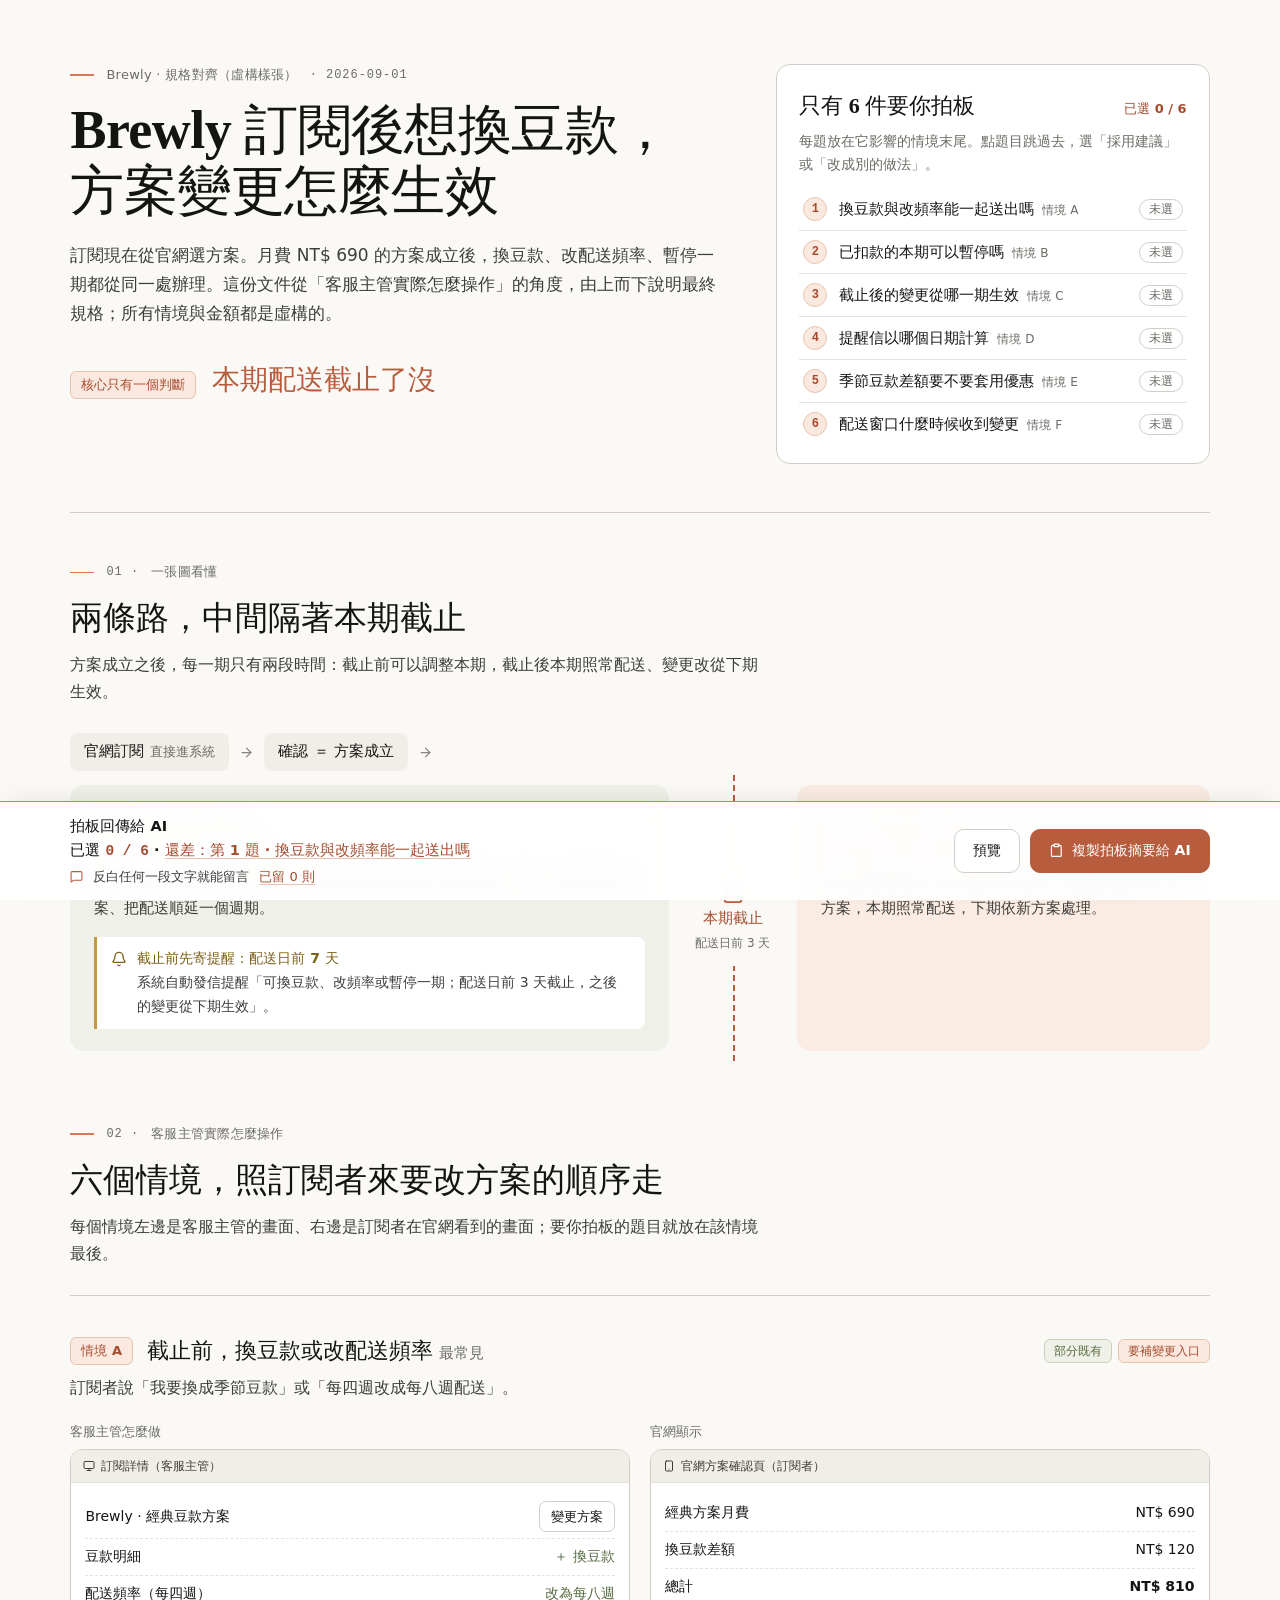
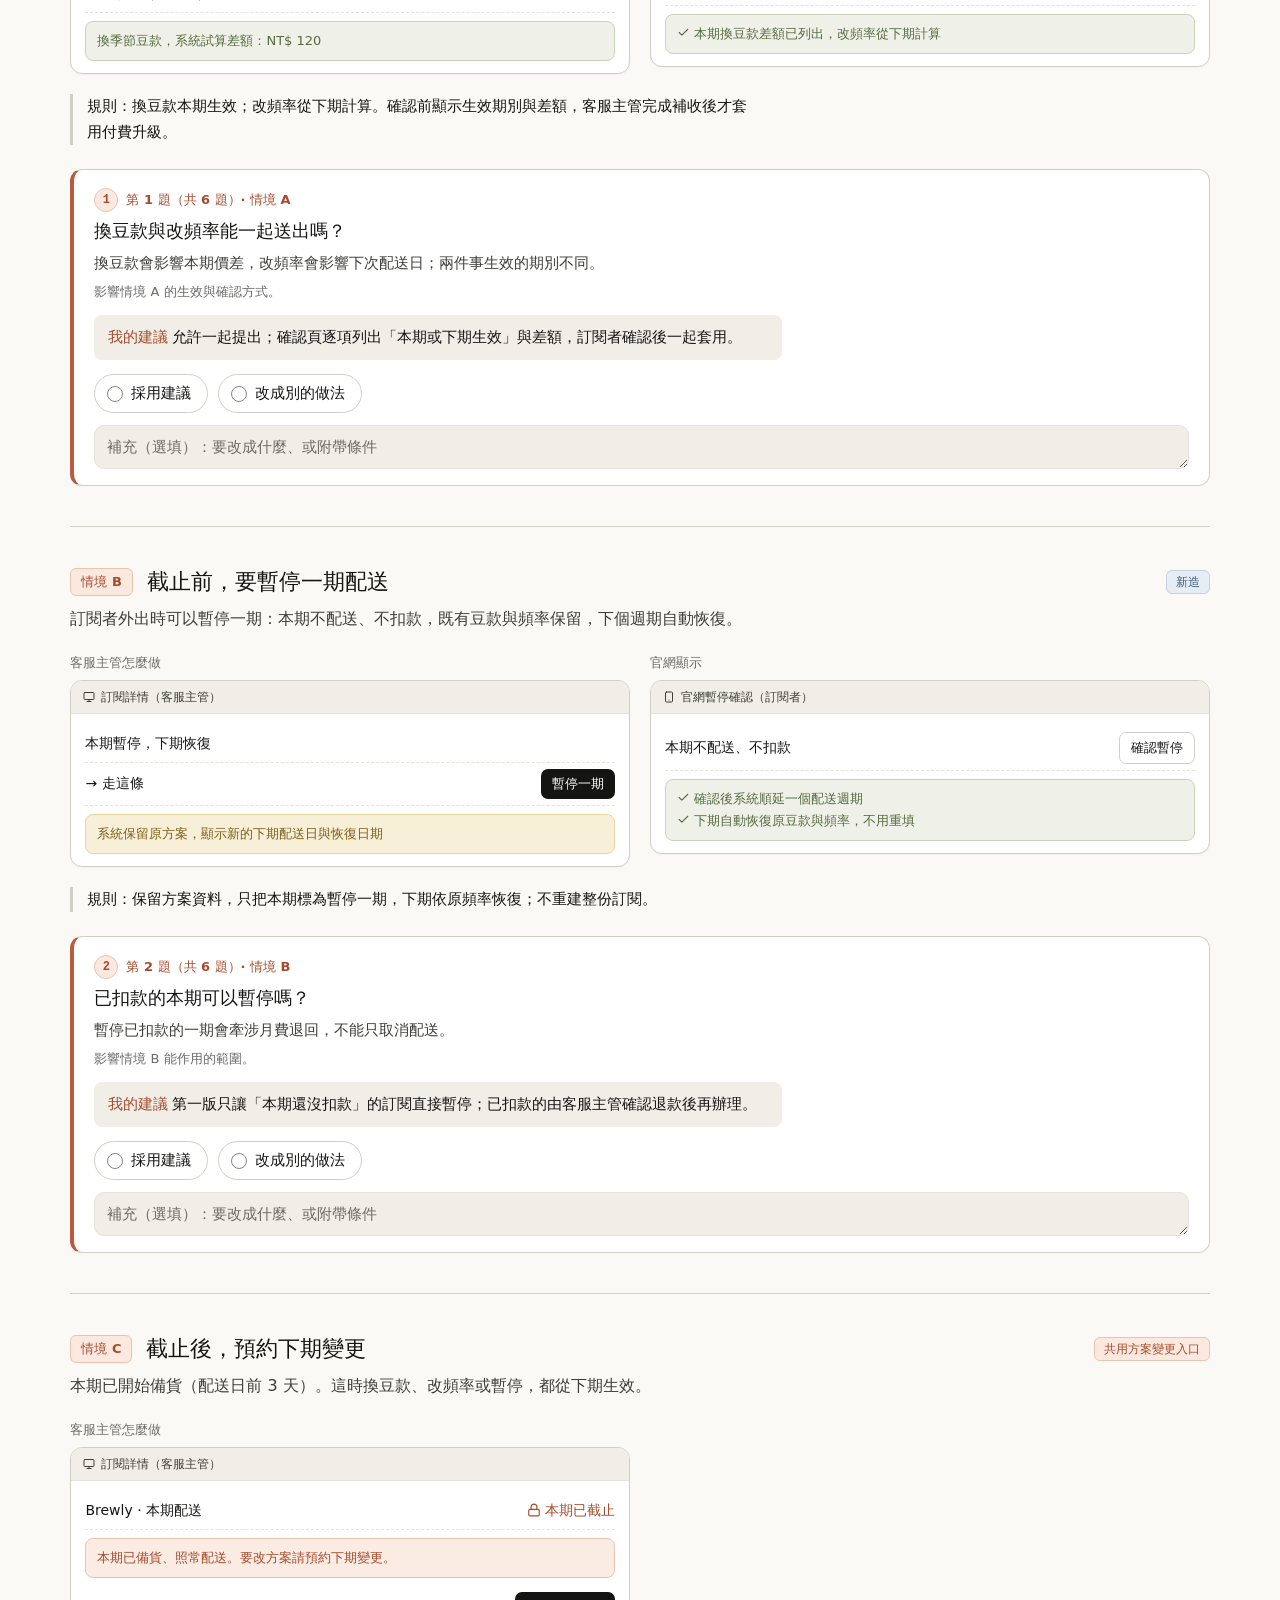
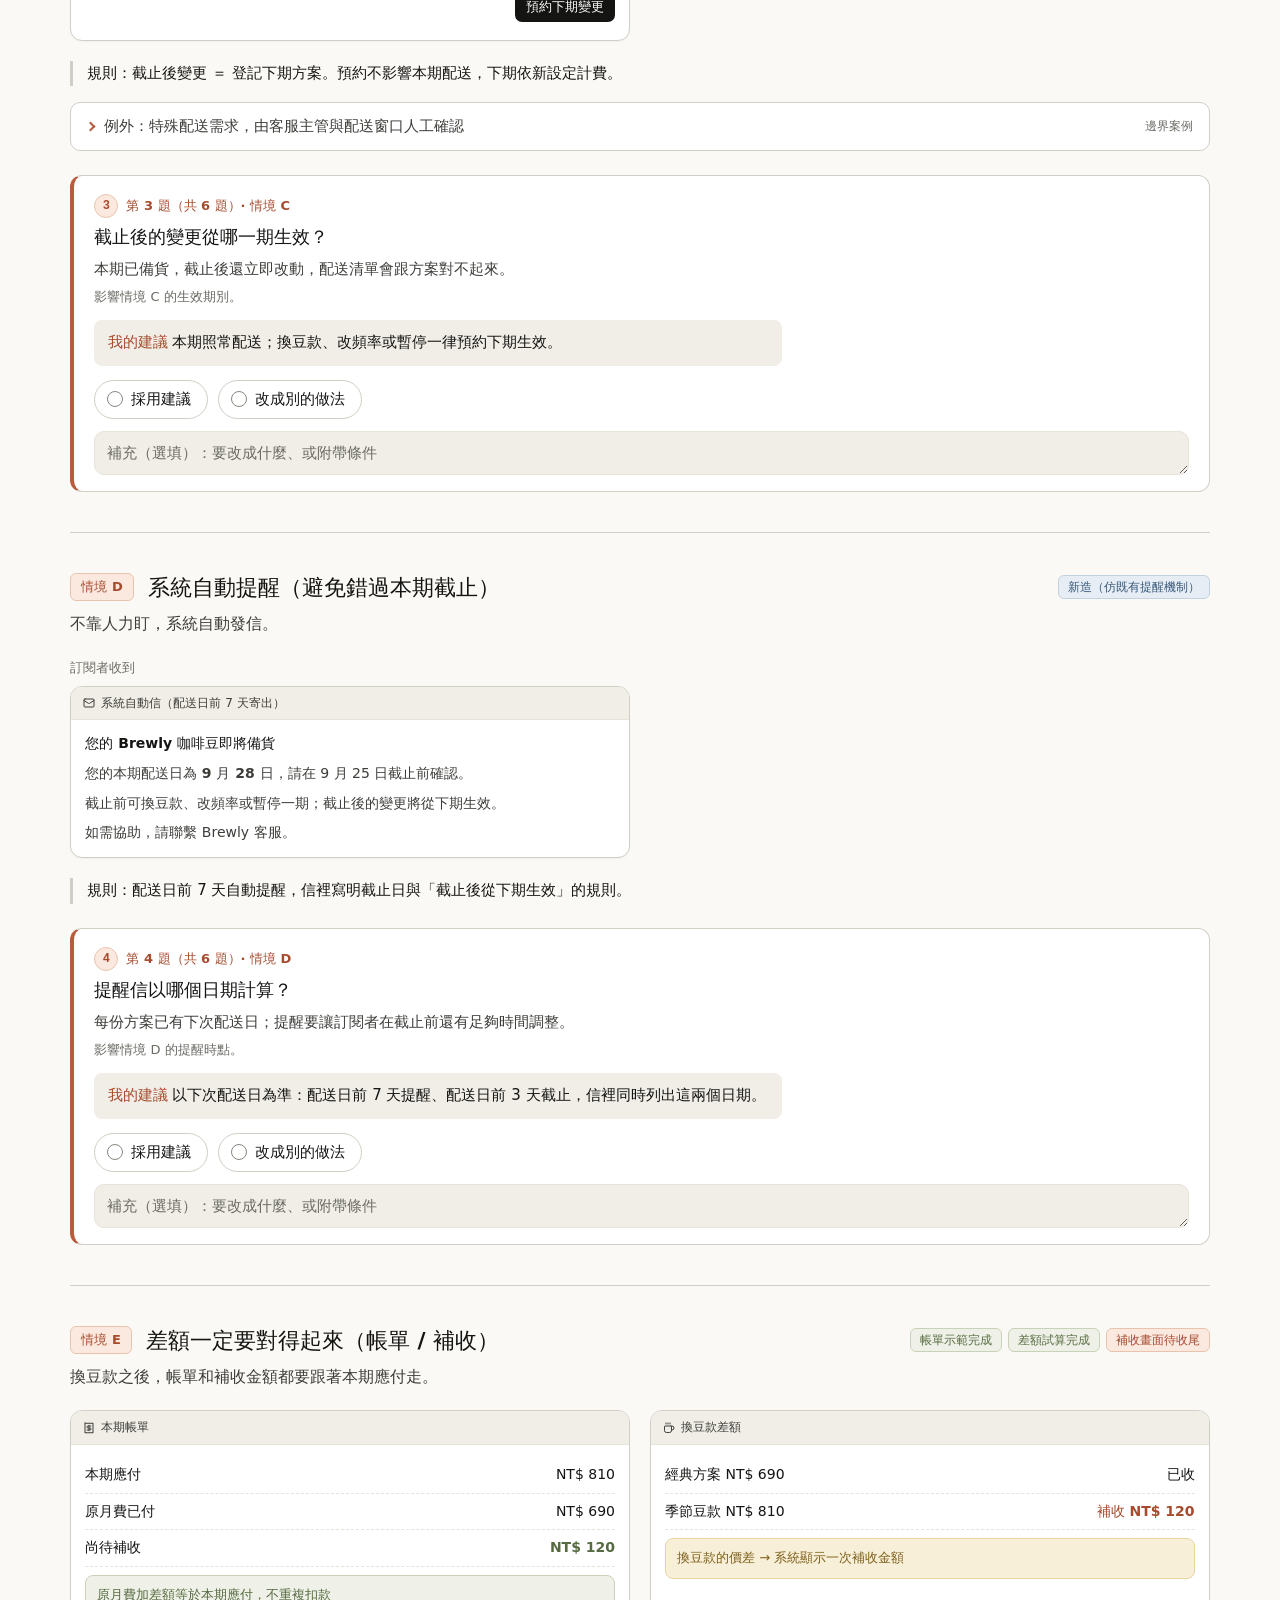
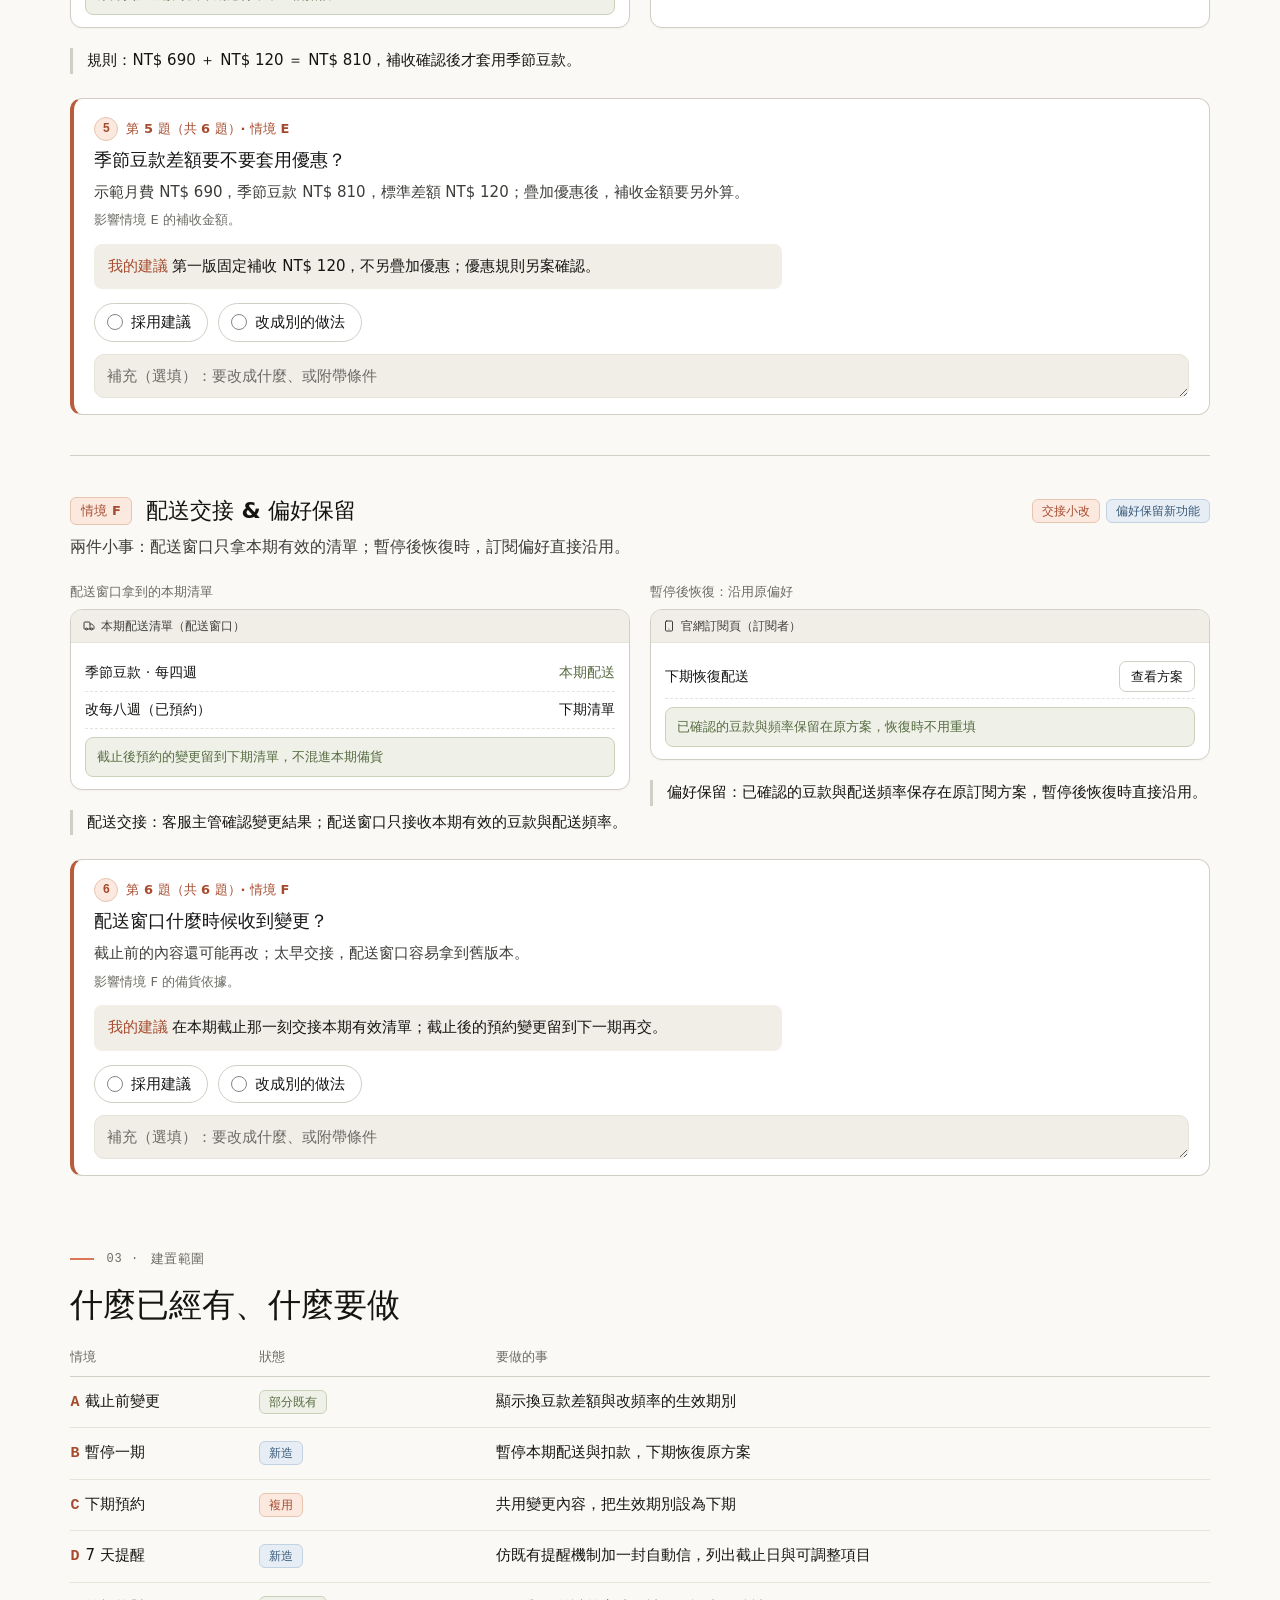
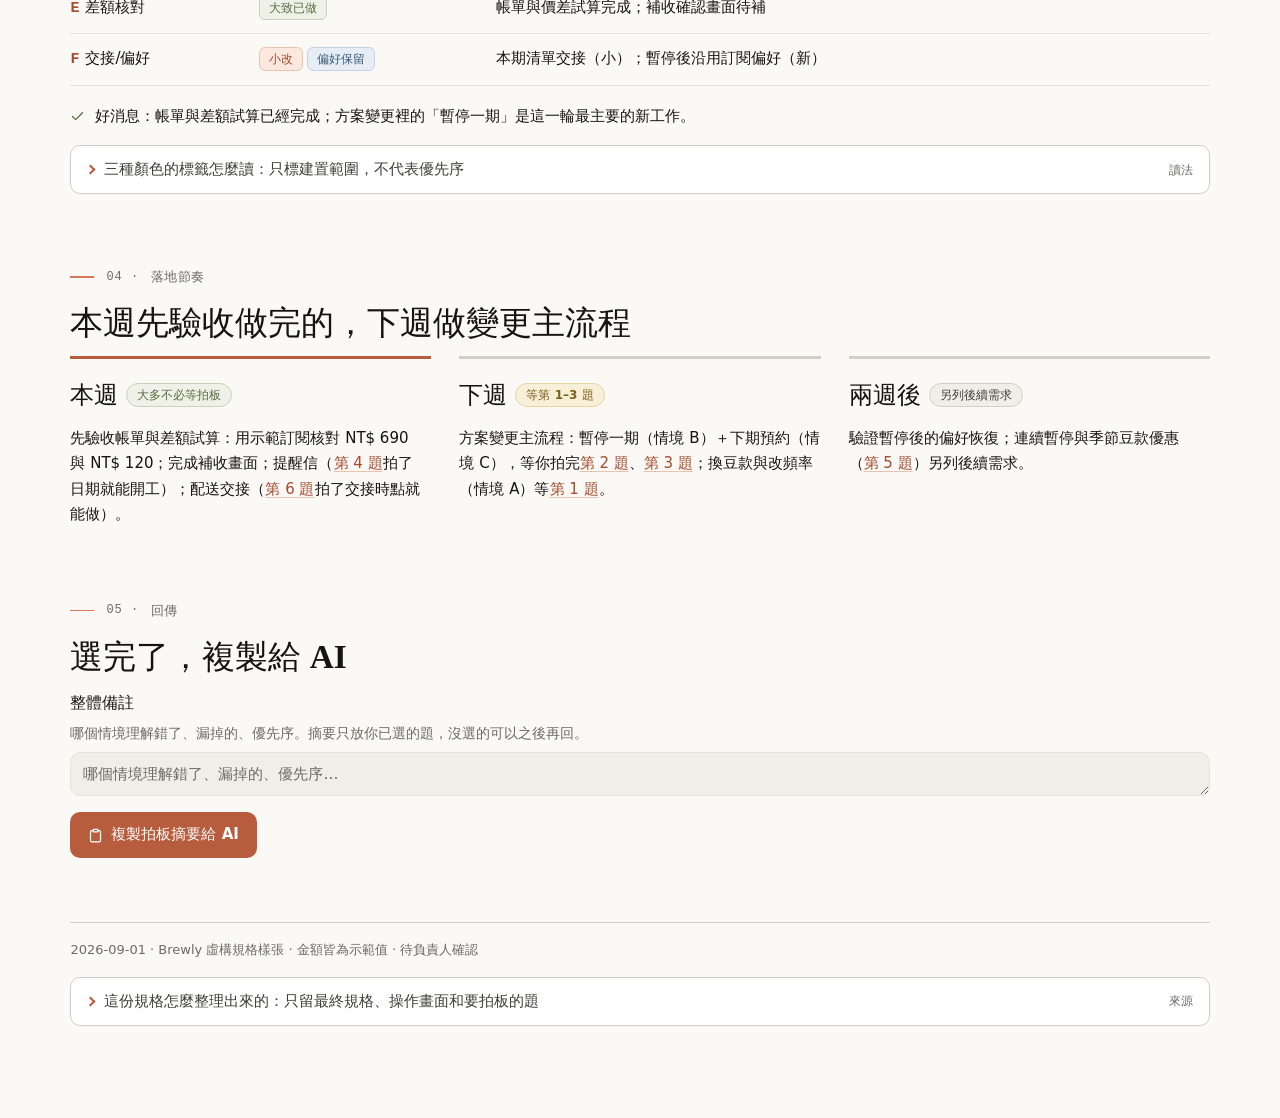
<file: skills/html-visualizer/references/examples/spec-alignment/index.html>
<!doctype html>
<html lang="zh-TW">
  <head>
    <meta charset="UTF-8" />
    <meta name="viewport" content="width=device-width, initial-scale=1" />
    <!-- 空 favicon：不加的話瀏覽器每次開頁都去要 /favicon.ico、主控台留一筆 404 -->
    <link rel="icon" href="data:," />
    <title>Brewly 訂閱方案變更規格・由上而下（使用者操作視角）</title>
    <style>
      /* 只含數字的字族，排在 --serif 最前面：Georgia 的數字是舊式字形（0 像小寫 o） */
      @font-face {
        font-family: "VTDigits";
        src: local("Times New Roman"), local("Times");
        unicode-range: U+0030-0039, U+002C-002F, U+003A;
      }
      :root {
        --wrap-max: 1760px; /* 內容寬度：設定檔 tokens.layout.maxWidth 與調整面板改的就是它 */
        /* 共用 token（同 assets/base-template.html） */
        --ivory: #faf9f5;
        --paper: #ffffff;
        --slate: #141413;
        --g100: #f0eee6;
        --g200: #e6e3da;
        --g300: #d1cfc5;
        --g500: #87867f;
        --g700: #3d3d3a;
        --oat: #e3dacc;
        --clay: #d97757;
        --clay-d: #b85c3e;
        --clay-soft: #fbe9df;
        --clay-border: #e8c4af;
        --olive: #788c5d;
        --serif:
          "VTDigits", ui-serif, Georgia, "Songti TC", "Noto Serif TC",
          "Source Han Serif TC", "Times New Roman", serif;
        --sans:
          system-ui, -apple-system, "Segoe UI", Roboto, "PingFang TC",
          "Noto Sans TC", Helvetica, Arial, sans-serif;
        --mono: ui-monospace, "SF Mono", Menlo, Monaco, Consolas, monospace;
        /* 小字用的墨色：在 ivory / paper / g100 / 各 soft 底上都 ≥ 4.5:1 */
        --text-soft: #6c6b65;
        --clay-ink: #a64b2e;
        --green-ink: #566b40;
        --yellow-ink: #7d6019;
        --green-soft: #eff1e8;
        --green-border: #c8d2b8;
        --red-soft: #faebe3;
        --red-border: #e8c4af;
        --yellow-soft: #f8efd9;
        --yellow-border: #e8d4a0;
        --green: var(--green-ink);
        --yellow: var(--yellow-ink);
        --red: var(--clay-ink);
        /* 藍色只有一個用途：建置範圍三態（既有／要改／新造）裡的「新造」。
       既有用綠、要改用赤陶，新造需要第三個跟警示黃分得開的顏色。字色 #3a5a7a 在 #e6edf4 上約 6.3:1 */
        --blue-ink: #3a5a7a;
        --blue-soft: #e6edf4;
        --blue-border: #c3d2e1;
      }
      /* 偽元素也用 border-box：寫了寬度又加框線的箭頭、圓點，寬度才是寫的那個數 */
      *,
      ::before,
      ::after {
        box-sizing: border-box;
      }
      html {
        scroll-behavior: smooth;
      }
      /* html body：權重高於裸 body，行高 1.7（舊版要蓋過外部 CSS 框架的重置才這樣寫，現在不載入框架，留著無害） */
      html body {
        margin: 0;
        background: var(--ivory);
        color: var(--slate);
        font-family: var(--sans);
        font-size: 16px;
        line-height: 1.7;
        -webkit-font-smoothing: antialiased;
        /* 保險絲：擋掉合成斜體與合成粗體，中文筆畫不變形 */
        font-synthesis: none;
      }
      .wrap {
        width: min(94vw, var(--wrap-max, 1760px));
        margin: 0 auto;
        padding: 0 32px;
      }
      p,
      li,
      td {
        text-wrap: pretty;
      }
      /* 中文標題只在標點、空白處換行；語意片段用 .ph 包成不拆的一塊 */
      h1,
      h2,
      h3,
      h4 {
        word-break: keep-all;
        overflow-wrap: anywhere;
        text-wrap: balance;
      }
      .ph {
        display: inline-block;
      }
      /* 內文 <em>：中文沒有斜體，改用字重＋墨色 */
      em {
        font-style: normal;
        font-weight: 600;
        color: var(--clay-ink);
      }
      /* 連結：墨色＋底線。body a 的權重低於 #qmap-list a 這類帶 id／class 的規則。
         底線明寫 text-decoration-line（舊版要蓋過外部 CSS 框架的重置才這樣寫，現在不載入框架，留著無害） */
      body a {
        color: var(--clay-ink);
        text-decoration-line: underline;
        text-decoration-color: var(--clay-border);
        text-underline-offset: 3px;
      }
      /* 表單元件跟著內文的字：瀏覽器預設是 Arial 13.3px、行高 normal，按鈕與輸入框的字會跟內文不同 */
      body :is(button, input, textarea, select) {
        font: inherit;
        letter-spacing: inherit;
        color: inherit;
        margin: 0;
      }
      body a:hover {
        text-decoration-color: var(--clay-ink);
      }
      .ic {
        display: inline-block;
        width: 1em;
        height: 1em;
        vertical-align: -0.125em;
        flex-shrink: 0;
      }

      /* ── Hero ───────────────────────────────── */
      .hero {
        display: grid;
        grid-template-columns: minmax(0, 1.2fr) minmax(0, 0.8fr);
        gap: 56px;
        align-items: start;
        padding: 64px 0 48px;
        border-bottom: 1.5px solid var(--g300);
      }
      .eyebrow {
        font-family: var(--mono);
        font-size: 12px;
        letter-spacing: 0.08em;
        color: var(--text-soft);
        display: flex;
        align-items: center;
        gap: 12px;
        margin-bottom: 14px;
        white-space: nowrap;
      }
      .eyebrow::before {
        content: "";
        width: 24px;
        height: 1.5px;
        background: var(--clay);
        flex-shrink: 0;
      }
      .eyebrow .zh {
        font-family: var(--sans);
        font-size: 13px;
        letter-spacing: 0.02em;
      }
      /* body 前綴：權重比裸元素高一級（舊版要蓋過外部 CSS 框架的重置才這樣寫，現在不載入框架，留著無害） */
      body h1 {
        font-family: var(--serif);
        font-weight: 600;
        font-size: clamp(34px, 4.4vw, 54px);
        line-height: 1.12;
        letter-spacing: -0.01em;
        margin: 0 0 20px;
        color: var(--slate);
      }
      .lede {
        font-size: 17px;
        color: var(--g700);
        margin: 0;
        max-width: 72ch;
      }
      .hero-key {
        margin: 28px 0 0;
        display: flex;
        align-items: baseline;
        gap: 16px;
        flex-wrap: wrap;
      }
      .hero-key .hk-label {
        font-size: 13px;
        font-weight: 600;
        color: var(--clay-ink);
        background: var(--clay-soft);
        border: 1px solid var(--red-border);
        border-radius: 6px;
        padding: 2px 10px;
        white-space: nowrap;
      }
      .hero-key .hk-text {
        font-family: var(--serif);
        font-size: 28px;
        font-weight: 600;
        color: var(--clay-d); /* 28px 展示字，clay-d 4.3:1 過大字門檻 */
      }

      /* 題目地圖：首屏就看到要拍哪幾件、拍到哪 */
      .qmap {
        background: var(--paper);
        border: 1.5px solid var(--g300);
        border-radius: 14px;
        padding: 22px 22px 18px;
      }
      .qmap-top {
        display: flex;
        align-items: baseline;
        justify-content: space-between;
        gap: 12px;
      }
      .qmap-title {
        font-family: var(--serif);
        font-size: 22px;
        font-weight: 600;
        margin: 0;
      }
      .qmap-count {
        font-size: 13px;
        font-weight: 600;
        color: var(--clay-ink);
        white-space: nowrap;
      }
      .qmap-hint {
        font-size: 13.5px;
        color: var(--text-soft);
        margin: 6px 0 12px;
        max-width: 72ch;
      }
      #qmap-list {
        list-style: none;
        margin: 0;
        padding: 0;
      }
      #qmap-list li + li {
        border-top: 1px solid var(--g200);
      }
      #qmap-list a {
        display: grid;
        grid-template-columns: 26px minmax(0, 1fr) auto;
        gap: 10px;
        align-items: center;
        padding: 9px 4px;
        color: inherit;
        text-decoration: none;
        font-size: 14.5px;
        line-height: 1.45;
      }
      #qmap-list a:hover .qm-t {
        color: var(--clay-ink);
        text-decoration: underline;
        text-underline-offset: 3px;
      }
      /* 題號：圓框數字，題目地圖、題卡、回傳列、落地節奏都用同一個數字；情境字母只當題名後的小註 */
      .q-no {
        display: inline-grid;
        place-items: center;
        width: 24px;
        height: 24px;
        border-radius: 50%;
        font-family: var(--mono);
        font-size: 12px;
        font-weight: 700;
        line-height: 1;
        color: var(--clay-ink);
        background: var(--clay-soft);
        border: 1px solid var(--red-border);
        flex-shrink: 0;
      }
      .qm-scn {
        display: inline-block; /* inline-block 才不會繼承題名 hover 的底線 */
        margin-left: 8px;
        font-size: 12px;
        color: var(--text-soft);
        white-space: nowrap;
      }
      .qm-st {
        font-size: 12px;
        font-weight: 600;
        white-space: nowrap;
        color: var(--text-soft);
        border: 1px solid var(--g300);
        border-radius: 999px;
        padding: 1px 9px;
      }
      .qm-st.is-ok {
        color: var(--green-ink);
        background: var(--green-soft);
        border-color: var(--green-border);
      }
      .qm-st.is-change {
        color: var(--clay-ink);
        background: var(--clay-soft);
        border-color: var(--red-border);
      }

      /* ── 章節 ───────────────────────────────── */
      .chap {
        padding: 72px 0 0;
      }
      .hero + .chap {
        padding-top: 48px;
      }
      /* session 識別條插在第一個 header 最前面；hero 是格線，讓它橫跨兩欄 */
      .hero > .vt-session-badge {
        grid-column: 1 / -1;
      }
      .chap > h2 {
        font-family: var(--serif);
        font-weight: 600;
        font-size: clamp(26px, 2.6vw, 34px);
        line-height: 1.25;
        margin: 0 0 12px;
      }
      .chap-intro {
        font-size: 16px;
        color: var(--g700);
        margin: 0 0 28px;
        max-width: 72ch;
      }

      /* ── 01 核心模型：截止前／本期截止／截止後 ── */
      .lc-start {
        display: flex;
        flex-wrap: wrap;
        align-items: center;
        gap: 10px;
        margin-bottom: 14px;
        font-size: 15px;
      }
      .lc-step {
        background: var(--g100);
        border-radius: 8px;
        padding: 6px 14px;
        white-space: nowrap;
      }
      .lc-step b {
        font-weight: 700;
      }
      .lc-step span {
        color: var(--text-soft);
        font-size: 13px;
        margin-left: 6px;
      }
      .lc-arrow {
        color: var(--g500);
      }
      .lc-row {
        display: grid;
        grid-template-columns: minmax(0, 1.45fr) 128px minmax(0, 1fr);
        align-items: stretch;
      }
      .lc-zone {
        border-radius: 14px;
        padding: 22px 24px;
      }
      .lc-zone.pre {
        background: var(--green-soft);
      }
      .lc-zone.post {
        background: var(--red-soft);
      }
      .lc-when {
        font-size: 13px;
        color: var(--text-soft);
        white-space: nowrap;
        margin-bottom: 4px;
      }
      .lc-zone-h {
        display: flex;
        align-items: center;
        gap: 8px;
        font-size: 20px;
        font-weight: 700;
        margin: 0;
      }
      .lc-zone.pre .lc-zone-h {
        color: var(--green-ink);
      }
      .lc-zone.post .lc-zone-h {
        color: var(--clay-ink);
      }
      .lc-zone p {
        margin: 8px 0 0;
        font-size: 15px;
        color: var(--g700);
        max-width: 72ch;
      }
      .lc-remind {
        margin-top: 16px;
        display: flex;
        gap: 10px;
        align-items: flex-start;
        background: var(--paper);
        border-left: 3px solid #c49845;
        border-radius: 0 8px 8px 0;
        padding: 10px 14px;
      }
      .lc-remind .ic {
        color: var(--yellow-ink);
        margin-top: 4px;
      }
      .lc-remind b {
        display: block;
        font-size: 14px;
        color: var(--yellow-ink);
        white-space: nowrap;
      }
      .lc-remind span {
        display: block;
        font-size: 14px;
        color: var(--g700);
        max-width: 72ch;
      }
      /* 本期截止是分界，不是一個步驟：畫成一道虛線，上面掛一顆鎖 */
      .lc-gate {
        position: relative;
        display: flex;
        align-items: center;
        justify-content: center;
      }
      .lc-gate::before {
        content: "";
        position: absolute;
        top: -10px;
        bottom: -10px;
        left: 50%;
        border-left: 2px dashed var(--clay-d);
      }
      .lc-gate-in {
        position: relative;
        background: var(--ivory);
        padding: 12px 4px;
        text-align: center;
        display: flex;
        flex-direction: column;
        align-items: center;
        gap: 2px;
      }
      .lc-gate-in .ic {
        width: 22px;
        height: 22px;
        color: var(--clay-d);
      }
      .lc-gate-in b {
        font-size: 15px;
        color: var(--clay-ink);
        white-space: nowrap;
      }
      .lc-gate-in small {
        font-size: 12px;
        color: var(--text-soft);
        white-space: nowrap;
      }

      /* ── 02 情境 ───────────────────────────── */
      .scn {
        padding: 40px 0 0;
        margin-top: 40px;
        border-top: 1.5px solid var(--g300);
      }
      .scn:first-of-type {
        margin-top: 0;
      }
      .scn-h {
        display: grid;
        grid-template-columns: auto minmax(0, 1fr) auto;
        gap: 14px;
        align-items: center;
        margin-bottom: 8px;
      }
      /* 小節 badge：小方框 */
      .scn-badge {
        font-size: 13px;
        font-weight: 700;
        color: var(--clay-ink);
        background: var(--clay-soft);
        border: 1px solid var(--red-border);
        border-radius: 6px;
        padding: 2px 10px;
        white-space: nowrap;
      }
      .scn-h h3 {
        margin: 0;
        font-size: 22px;
        line-height: 1.35;
        font-weight: 700;
      }
      .scn-h h3 .freq {
        font-size: 15px;
        font-weight: 500;
        color: var(--text-soft);
        margin-left: 6px;
      }
      .scn-tags {
        display: flex;
        gap: 6px;
        flex-wrap: wrap;
        justify-content: flex-end;
      }
      .scn-lead {
        margin: 0 0 20px;
        color: var(--g700);
        font-size: 16px;
        max-width: 72ch;
      }
      .scn-rule {
        margin: 20px 0 0;
        font-size: 15px;
        max-width: 72ch;
        padding-left: 14px;
        border-left: 3px solid var(--g300);
      }
      .scn-rule b {
        color: var(--slate);
      }
      .mock-label {
        font-weight: 700;
        font-size: 13px;
        margin-bottom: 6px;
        color: var(--text-soft);
      }
      .tag {
        display: inline-block;
        font-size: 12px;
        font-weight: 600;
        padding: 2px 9px;
        border-radius: 6px;
        border: 1px solid transparent;
        white-space: nowrap;
        line-height: 1.5;
      }
      .t-have {
        background: var(--green-soft);
        color: var(--green-ink);
        border-color: var(--green-border);
      }
      .t-change {
        background: var(--clay-soft);
        color: var(--clay-ink);
        border-color: var(--red-border);
      }
      .t-new {
        background: var(--blue-soft);
        color: var(--blue-ink);
        border-color: var(--blue-border);
      }

      /* 畫面 mock */
      .two {
        display: grid;
        grid-template-columns: minmax(0, 1fr) minmax(0, 1fr);
        gap: 20px;
      }
      .screen {
        border: 1px solid var(--g300);
        border-radius: 12px;
        overflow: hidden;
        background: var(--paper);
        font-size: 14px;
        box-shadow: 0 1px 2px rgba(20, 20, 19, 0.04);
      }
      .screen.narrow {
        max-width: 560px;
      }
      .screen-bar {
        background: var(--g100);
        padding: 6px 12px;
        font-size: 12px;
        color: var(--g700);
        border-bottom: 1px solid var(--g200);
        display: flex;
        gap: 6px;
        align-items: center;
      }
      .screen-body {
        padding: 12px 14px;
      }
      .row {
        display: flex;
        justify-content: space-between;
        align-items: center;
        gap: 12px;
        padding: 6px 0;
        border-bottom: 1px dashed var(--g200);
      }
      .row .ok {
        color: var(--green-ink);
        font-weight: 600;
      }
      .row .warn {
        color: var(--clay-ink);
        font-weight: 600;
      }
      .mbtn {
        display: inline-block;
        background: var(--slate);
        color: #fff;
        border-radius: 7px;
        padding: 4px 11px;
        font-size: 12.5px;
        font-weight: 600;
        white-space: nowrap;
      }
      .mbtn-o {
        background: var(--paper);
        color: var(--slate);
        border: 1px solid var(--g300);
      }
      .mnote {
        background: var(--yellow-soft);
        border: 1px solid var(--yellow-border);
        border-radius: 8px;
        padding: 8px 11px;
        font-size: 13px;
        color: var(--yellow-ink);
        margin-top: 8px;
      }
      .mnote-r {
        background: var(--red-soft);
        border-color: var(--red-border);
        color: var(--clay-ink);
      }
      .mnote-g {
        background: var(--green-soft);
        border-color: var(--green-border);
        color: var(--green-ink);
      }
      .mail-h {
        font-weight: 700;
        margin-bottom: 6px;
      }
      .mail-p {
        color: var(--g700);
        margin: 0 0 6px;
        max-width: 72ch;
      }

      /* ── 就地拍板卡 ─────────────────────────── */
      .dq {
        margin-top: 24px;
        background: var(--paper);
        border: 1.5px solid var(--g300);
        border-left: 4px solid var(--clay-d);
        border-radius: 12px;
        padding: 18px 20px 16px;
        scroll-margin-top: 24px;
      }
      .dq-head {
        display: flex;
        flex-direction: column;
        gap: 6px;
        margin-bottom: 8px;
      }
      .dq-no {
        display: inline-flex;
        align-items: center;
        gap: 8px;
        font-size: 13px;
        font-weight: 700;
        color: var(--clay-ink);
        white-space: nowrap;
      }
      .dq h4 {
        margin: 0;
        font-size: 18px;
        line-height: 1.4;
        font-weight: 700;
      }
      .dq-why {
        font-size: 15px;
        color: var(--g700);
        margin: 0 0 4px;
        max-width: 72ch;
      }
      .dq-aff {
        font-size: 13px;
        color: var(--text-soft);
        margin: 0 0 12px;
      }
      .dq-rec {
        background: var(--g100);
        border-radius: 8px;
        padding: 10px 14px;
        font-size: 15px;
        max-width: 72ch;
        margin: 0 0 14px;
      }
      .dq-rec b {
        color: var(--clay-ink);
        margin-right: 4px;
      }
      .dq-opts {
        display: flex;
        flex-wrap: wrap;
        gap: 10px;
        align-items: center;
      }
      .dq-opt {
        position: relative;
        display: inline-flex;
        align-items: center;
        gap: 8px;
        border: 1.5px solid var(--g300);
        border-radius: 999px;
        padding: 6px 16px 6px 12px;
        font-size: 14.5px;
        cursor: pointer;
        background: var(--paper);
        white-space: nowrap;
      }
      /* 原生圓點視覺隱藏、但留在 Tab 順序裡：不要用 display:none／visibility:hidden（鍵盤會選不到）。圓點改用 ::before 畫 */
      /* 隱藏層蓋滿整張選項格：Tab 聚焦時瀏覽器只把 radio 本身捲進畫面，1px 的 radio 會讓格子邊緣停在固定列底下 */
      .dq-opt input {
        position: absolute;
        inset: 0;
        width: 100%;
        height: 100%;
        opacity: 0;
        margin: 0;
        pointer-events: none;
      }
      .dq-opt::before {
        content: "";
        width: 16px;
        height: 16px;
        border-radius: 50%;
        border: 1.5px solid var(--g500);
        background: var(--paper);
        flex-shrink: 0;
        box-sizing: border-box;
      }
      .dq-opt:has(input:checked)::before {
        border-color: var(--clay-d);
        background: var(--clay-d);
        box-shadow: inset 0 0 0 3px var(--paper);
      }
      .dq-opt:has(input:focus-visible) {
        outline: 3px solid var(--clay-d);
        outline-offset: 2px;
      }
      .dq-opt:hover {
        border-color: var(--g500);
      }
      .dq-opt:has(input:checked) {
        border-color: var(--clay-d);
        background: var(--clay-soft);
        font-weight: 600;
      }
      textarea.cmt {
        display: block;
        width: 100%;
        height: 44px;
        min-height: 44px;
        margin-top: 12px;
        border: 1.5px solid var(--g200);
        border-radius: 10px;
        background: var(--g100);
        padding: 9px 12px;
        font: inherit;
        font-size: 15px;
        line-height: 1.6;
        resize: vertical;
        transition: height 0.15s, background 0.15s;
      }
      /* 空的時候只佔一行；點進去或寫了字就長高、換白底 */
      textarea.cmt:focus,
      textarea.cmt:not(:placeholder-shown) {
        height: 96px;
        background: var(--paper);
        border-color: var(--g300);
      }
      textarea.cmt::placeholder {
        color: var(--text-soft);
      }

      /* ── 03 範圍表 ─────────────────────────── */
      .tbl-wrap {
        overflow-x: auto;
      }
      .scope {
        width: 100%;
        min-width: 560px;
        border-collapse: collapse;
        font-size: 15px;
      }
      .scope th {
        text-align: left;
        font-size: 13px;
        font-weight: 600;
        color: var(--text-soft);
        padding: 8px 12px 8px 0;
        border-bottom: 1.5px solid var(--g300);
      }
      .scope td {
        padding: 12px 12px 12px 0;
        border-bottom: 1px solid var(--g200);
        vertical-align: top;
      }
      .scope td:first-child {
        white-space: nowrap;
      }
      .scope td:first-child b {
        font-family: var(--mono);
        color: var(--clay-ink);
        margin-right: 6px;
      }
      .scope td:nth-child(2) {
        white-space: nowrap;
      }
      .good-news {
        margin: 18px 0 0;
        font-size: 15px;
        max-width: 72ch;
        display: flex;
        gap: 10px;
        align-items: flex-start;
      }
      .good-news .ic {
        color: var(--green-ink);
        margin-top: 5px;
      }

      /* 漸進揭露 */
      .reveal {
        border: 1.5px solid var(--g300);
        border-radius: 10px;
        background: var(--paper);
        margin-top: 16px;
        overflow: hidden;
      }
      .reveal > summary {
        cursor: pointer;
        padding: 11px 16px;
        font-size: 14.5px;
        color: var(--g700);
        display: flex;
        align-items: center;
        gap: 10px;
        list-style: none;
      }
      .reveal > summary::-webkit-details-marker {
        display: none;
      }
      .reveal > summary::before {
        content: "";
        width: 7px;
        height: 7px;
        border-right: 2px solid var(--clay-d);
        border-bottom: 2px solid var(--clay-d);
        transform: rotate(-45deg);
        transition: transform 0.18s;
        flex-shrink: 0;
      }
      .reveal[open] > summary::before {
        transform: rotate(45deg);
      }
      .reveal > summary:hover {
        background: var(--g100);
        color: var(--slate);
      }
      .reveal > summary .rv-kind {
        margin-left: auto;
        font-size: 12px;
        color: var(--text-soft);
        white-space: nowrap;
      }
      .reveal-body {
        padding: 4px 18px 16px 33px;
        font-size: 14.5px;
        line-height: 1.75;
        color: var(--g700);
        border-top: 1px dashed var(--g300);
      }
      .reveal-body p {
        margin: 10px 0 0;
        max-width: 72ch;
      }
      .reveal-body .tag {
        margin-right: 4px;
      }

      /* ── 04 落地節奏 ───────────────────────── */
      .rhythm-track {
        list-style: none;
        margin: 0;
        padding: 0;
        display: grid;
        grid-template-columns: repeat(3, minmax(0, 1fr));
        gap: 28px;
      }
      .rh {
        border-top: 3px solid var(--g300);
        padding-top: 16px;
        position: relative;
      }
      .rh.now {
        border-top-color: var(--clay-d);
      }
      .rh-top {
        display: flex;
        gap: 8px;
        align-items: center;
        flex-wrap: wrap;
        margin-bottom: 10px;
      }
      .rh-when {
        font-family: var(--serif);
        font-size: 24px;
        font-weight: 600;
        white-space: nowrap;
      }
      .rh-gate {
        font-size: 12px;
        font-weight: 600;
        border-radius: 999px;
        padding: 1px 10px;
        white-space: nowrap;
        border: 1px solid transparent;
      }
      .rh-gate.free {
        color: var(--green-ink);
        background: var(--green-soft);
        border-color: var(--green-border);
      }
      .rh-gate.wait {
        color: var(--yellow-ink);
        background: var(--yellow-soft);
        border-color: var(--yellow-border);
      }
      .rh-gate.later {
        color: var(--g700);
        background: var(--g100);
        border-color: var(--g300);
      }
      .rh p {
        margin: 0;
        font-size: 15px;
        max-width: 72ch;
      }
      .rh a {
        white-space: nowrap; /* 「第 5 題」不要斷在數字前 */
      }

      /* ── 05 回傳 ───────────────────────────── */
      .send-label {
        display: block;
        font-weight: 700;
        font-size: 16px;
        margin-bottom: 6px;
      }
      .send-hint {
        font-size: 14px;
        color: var(--text-soft);
        margin: 0 0 4px;
        max-width: 72ch;
      }
      #global-note {
        margin-top: 6px;
        display: block;
      }
      .btn {
        display: inline-flex;
        align-items: center;
        gap: 8px;
        background: var(--clay-d);
        color: #fff;
        border: 0;
        border-radius: 10px;
        padding: 10px 18px;
        font: inherit;
        font-weight: 600;
        font-size: 15px;
        cursor: pointer;
        white-space: nowrap;
      }
      .btn:hover {
        background: var(--clay-ink);
      }
      .foot {
        margin-top: 64px;
        padding-top: 16px;
        border-top: 1px solid var(--g300);
        font-size: 13px;
        color: var(--text-soft);
      }
      .foot p {
        margin: 0;
        max-width: 72ch;
      }

      /* ════════════════════════════════════════════ */
      /* 回傳列：每頁都有。讀者在這裡看到「可以選字留言」、已留幾則（有拍板題時加進度），
         一鍵複製給 AI。拍板頁沿用同一條、把複製內容換成拍板摘要（見 marathon 範本）。
         風格設定鈕會自動停在「預覽」左邊，所以底部列一律用這條、不要自己另做 */
      /* ════════════════════════════════════════════ */
      .sticky-bar {
        position: sticky;
        bottom: 0;
        z-index: 30;
        background: rgba(255, 255, 255, 0.94);
        backdrop-filter: blur(12px);
        border-top: 1.5px solid var(--clay);
        box-shadow: 0 -8px 24px -10px rgba(20, 20, 19, 0.1);
      }
      .bar-in {
        width: min(94vw, var(--wrap-max, 1760px));
        margin: 0 auto;
        padding: 12px 32px; /* 跟內文 .wrap 對齊 */
      }
      .bar-row {
        display: flex;
        align-items: center;
        justify-content: space-between;
        gap: 18px;
      }
      .bar-txt {
        min-width: 0;
      }
      .bar-title {
        font-size: 14.5px;
        font-weight: 600;
      }
      .bar-hint {
        display: flex;
        align-items: center;
        flex-wrap: wrap;
        gap: 4px 10px;
        font-size: 13px;
        color: var(--g700);
        margin-top: 2px;
      }
      .bar-hint .ic {
        width: 1em;
        height: 1em;
        color: var(--clay-d);
      }
      .bar-hint .short {
        display: none;
      }
      .bar-count {
        font: inherit;
        color: var(--clay-ink);
        background: none;
        border: 0;
        padding: 0;
        cursor: pointer;
        text-decoration: underline;
        text-decoration-color: var(--clay-border);
        text-underline-offset: 3px;
        white-space: nowrap;
      }
      .bar-btns {
        display: flex;
        align-items: center;
        gap: 10px;
        flex-shrink: 0;
      }
      .btn-primary,
      .btn-secondary {
        display: inline-flex;
        align-items: center;
        gap: 8px;
        padding: 9px 18px;
        border-radius: 10px;
        font-size: 14px;
        font-weight: 600;
        cursor: pointer;
        white-space: nowrap;
        min-height: 40px;
      }
      .btn-primary {
        background: var(--clay-d);
        color: #fff;
        border: 1.5px solid var(--clay-d);
      }
      .btn-primary:hover {
        background: var(--clay-ink);
        border-color: var(--clay-ink);
      }
      .btn-secondary {
        background: var(--paper);
        color: var(--slate);
        border: 1.5px solid var(--g300);
        font-weight: 500;
      }
      .btn-secondary:hover {
        border-color: var(--slate);
      }
      .btn-primary .ic,
      .btn-secondary .ic {
        width: 1.05em;
        height: 1.05em;
      }
      /* 有拍板題時，列上第一行換成「已選 N / M · 還差：<題名>」，點題名跳到那題 */
      .bar-status {
        font-size: 14.5px;
        font-weight: 600;
      }
      .bar-status strong {
        font-family: var(--mono);
        color: var(--clay-ink);
        white-space: nowrap;
      }
      .bar-status a {
        color: var(--clay-ink);
        text-decoration-line: underline;
        text-decoration-color: var(--clay-border);
        text-underline-offset: 3px;
      }
      .bar-status .short {
        display: none;
      }
      /* 補充提示：寫了補充但那題沒選，複製時這段不會帶上 */
      .vt-note-warn,
      .vt-note-warn a {
        color: var(--yellow-ink);
      }
      .bar-status .vt-note-warn .sep {
        color: var(--slate);
      }
      .drawer-note {
        margin-top: 10px;
        font-size: 13px;
        font-weight: 600;
      }
      .drawer-note[hidden] {
        display: none;
      }
      .drawer-tools {
        display: flex;
        align-items: center;
        gap: 14px;
      }
      /* 清除我的選擇：文字鈕，只在有拍板題時出現 */
      .vt-clear-picks {
        background: none;
        border: 0;
        padding: 0;
        font-size: 13px;
        font-weight: 500;
        color: var(--text-soft);
        text-decoration: underline;
        text-underline-offset: 3px;
        cursor: pointer;
        white-space: nowrap;
      }
      .vt-clear-picks:hover {
        color: var(--clay-ink);
      }
      .vt-clear-picks[hidden] {
        display: none;
      }


      /* 預覽：從底部升起的抽屜，停在回傳列上方（複製鈕不被蓋住），附關閉鈕；不在列內往上長 */
      #preview-area {
        position: fixed;
        left: 0;
        right: 0;
        bottom: 0;
        z-index: 50; /* 高過頂端章節列（40），手機上抽屜才不會被章節列切掉 */
        background: var(--paper);
        border-top: 1.5px solid var(--g300);
        border-radius: 14px 14px 0 0;
        box-shadow: 0 -16px 40px -16px rgba(20, 20, 19, 0.28);
        animation: vt-drawer-up 0.2s ease-out;
      }
      #preview-area.hidden {
        display: none;
      }
      @keyframes vt-drawer-up {
        from {
          transform: translateY(100%);
        }
      }
      .drawer-in {
        width: min(94vw, var(--wrap-max, 1760px));
        margin: 0 auto;
        padding: 12px 32px 16px;
      }
      .drawer-head {
        display: flex;
        align-items: center;
        justify-content: space-between;
        gap: 12px;
        margin-bottom: 10px;
        font-size: 14px;
        font-weight: 600;
      }
      pre.preview {
        font-family: var(--mono);
        font-size: 12.5px;
        background: var(--g100);
        padding: 14px;
        border-radius: 8px;
        border: 1.5px solid var(--g300);
        white-space: pre-wrap;
        max-height: min(340px, 48vh);
        overflow-y: auto;
        line-height: 1.55;
        margin: 0;
      }
      .preview-close {
        display: inline-flex;
        align-items: center;
        gap: 6px;
        font-size: 13px;
        color: var(--g700);
        background: #fff;
        border: 1.5px solid var(--g300);
        border-radius: 8px;
        padding: 6px 12px;
        cursor: pointer;
        white-space: nowrap;
      }
      .preview-close:hover {
        border-color: var(--slate);
      }

      /* 有回傳列時：右下浮動的評論計數改由列上的「已留 N 則」承接，評論清單往上讓出列高 */
      body.vt-has-bar .vt-comment-pill {
        display: none !important;
      }
      body.vt-has-bar .vt-comment-list {
        bottom: 92px;
      }
      .cb-short {
        display: none;
      }

      /* ── 手機 ──────────────────────────────── */
      @media (max-width: 900px) {
        .hero {
          grid-template-columns: minmax(0, 1fr);
          gap: 32px;
          padding-top: 40px;
        }
      }
      @media (max-width: 820px) {
        .two {
          grid-template-columns: minmax(0, 1fr);
        }
        .rhythm-track {
          grid-template-columns: minmax(0, 1fr);
          gap: 24px;
        }
      }
      @media (max-width: 640px) {
        /* 收掉桌機的水平留白（390px 上容器＋32px 內距會吃掉近兩成寬） */
        .wrap {
          width: 100%;
          padding-left: 16px;
          padding-right: 16px;
        }
        /* 範圍表：手機改成一列一張卡，「要做的事」整句看得到，不用橫捲 */
        .scope {
          min-width: 0;
        }
        .scope thead {
          display: none;
        }
        .scope tr {
          display: grid;
          grid-template-columns: auto minmax(0, 1fr);
          gap: 6px 10px;
          align-items: center;
          padding: 12px 0;
          border-bottom: 1px solid var(--g200);
        }
        .scope td {
          padding: 0;
          border: 0;
        }
        .scope td:nth-child(3) {
          grid-column: 1 / -1;
        }
        /* 起點兩步排得下，最後那個箭頭單獨掉到下一行就拿掉 */
        .lc-start .lc-arrow:last-child {
          display: none;
        }
        .chap {
          padding-top: 56px;
        }
        .hero-key .hk-text {
          font-size: 24px;
        }
        /* 核心模型改直排：本期截止變成橫向分界線 */
        .lc-row {
          grid-template-columns: minmax(0, 1fr);
        }
        .lc-gate {
          padding: 6px 0;
        }
        .lc-gate::before {
          top: 50%;
          bottom: auto;
          left: -4px;
          right: -4px;
          border-left: 0;
          border-top: 2px dashed var(--clay-d);
        }
        .lc-gate-in {
          flex-direction: row;
          gap: 8px;
          padding: 4px 12px;
          flex-wrap: wrap;
          justify-content: center;
        }
        .lc-zone {
          padding: 18px;
        }
        /* 情境標題：標籤移到標題上方 */
        .scn-h {
          grid-template-columns: auto minmax(0, 1fr);
        }
        .scn-h h3 {
          grid-column: 1 / -1;
          order: 3;
        }
        .scn-tags {
          justify-content: flex-end;
        }
        .dq {
          padding: 16px;
        }
        .bar-in {
          padding: 8px 12px;
        }
        .bar-row {
          gap: 8px;
        }
        .bar-title {
          display: none;
        }
        .bar-hint {
          font-size: 12.5px;
        }
        .bar-hint .long,
        .cb-long {
          display: none;
        }
        .bar-hint .short,
        .cb-short {
          display: inline;
        }
        .bar-status {
          font-size: 13.5px;
          white-space: nowrap;
          overflow: hidden;
          text-overflow: ellipsis;
        }
        .bar-status .long {
          display: none;
        }
        .bar-status .short {
          display: inline;
        }
        /* § 補充提示（手機）：有「寫了補充但沒選」的題時，這一行只放短版提示 */
        .bar-status.has-note .vt-prog {
          display: none;
        }
        .bar-status.has-note .sep {
          display: none;
        }
        .drawer-in {
          width: 100%;
          padding: 10px 12px 12px;
        }
        .btn-primary,
        .btn-secondary {
          min-height: 44px;
          padding: 0 12px;
          font-size: 13px;
        }
      }

      :focus-visible {
        outline: 2px solid var(--clay-d);
        outline-offset: 2px;
        border-radius: 4px;
      }
      @media (prefers-reduced-motion: reduce) {
        html {
          scroll-behavior: auto;
        }
        *,
        *::before,
        *::after {
          animation-duration: 0.01ms !important;
          animation-iteration-count: 1 !important;
          transition-duration: 0.01ms !important;
        }
      }
      @media print {
        .sticky-bar,
        .vt-tw-root,
        .vt-comment-pill,
        .vt-session-badge,
        .vt-comment-trigger,
        #preview-area {
          display: none !important;
        }
        details.reveal {
          display: block;
        }
        body {
          padding-bottom: 0;
        }
      }
    </style>
  </head>
<body>
  <div class="wrap">
    <!-- HERO：一句話大原則 ＋ 題目地圖 -->
    <header class="hero">
      <div>
        <div class="eyebrow">
          <span class="zh">Brewly · 規格對齊（虛構樣張）</span> · 2026-09-01
        </div>
        <h1>
          <span class="ph">Brewly 訂閱後</span><span class="ph">想換豆款，</span
          ><span class="ph">方案變更怎麼生效</span>
        </h1>
        <p class="lede">
          訂閱現在<strong>從官網選方案</strong>。月費 NT$ 690
          的方案成立後，換豆款、改配送頻率、暫停一期都從同一處辦理。這份文件從「客服主管實際怎麼操作」的角度，由上而下說明最終規格；所有情境與金額都是虛構的。
        </p>
        <p class="hero-key">
          <span class="hk-label">核心只有一個判斷</span
          ><span class="hk-text">本期配送截止了沒</span>
        </p>
      </div>
      <aside class="qmap" aria-labelledby="qmap-title">
        <div class="qmap-top">
          <p class="qmap-title" id="qmap-title">只有 6 件要你拍板</p>
          <span class="qmap-count" id="qmap-count">已選 0 / 6</span>
        </div>
        <p class="qmap-hint">
          每題放在它影響的情境末尾。點題目跳過去，選「採用建議」或「改成別的做法」。
        </p>
        <ol id="qmap-list">
          <li>
            <a href="#d1"
              ><span class="q-no">1</span
              ><span class="qm-t"
                >換豆款與改頻率能一起送出嗎<span class="qm-scn"
                  >情境 A</span
                ></span
              ><span class="qm-st" data-qstate="d1">未選</span></a
            >
          </li>
          <li>
            <a href="#d2"
              ><span class="q-no">2</span
              ><span class="qm-t"
                >已扣款的本期可以暫停嗎<span class="qm-scn">情境 B</span></span
              ><span class="qm-st" data-qstate="d2">未選</span></a
            >
          </li>
          <li>
            <a href="#d3"
              ><span class="q-no">3</span
              ><span class="qm-t"
                >截止後的變更從哪一期生效<span class="qm-scn"
                  >情境 C</span
                ></span
              ><span class="qm-st" data-qstate="d3">未選</span></a
            >
          </li>
          <li>
            <a href="#d4"
              ><span class="q-no">4</span
              ><span class="qm-t"
                >提醒信以哪個日期計算<span class="qm-scn">情境 D</span></span
              ><span class="qm-st" data-qstate="d4">未選</span></a
            >
          </li>
          <li>
            <a href="#d5"
              ><span class="q-no">5</span
              ><span class="qm-t"
                >季節豆款差額要不要套用優惠<span class="qm-scn"
                  >情境 E</span
                ></span
              ><span class="qm-st" data-qstate="d5">未選</span></a
            >
          </li>
          <li>
            <a href="#d6"
              ><span class="q-no">6</span
              ><span class="qm-t"
                >配送窗口什麼時候收到變更<span class="qm-scn"
                  >情境 F</span
                ></span
              ><span class="qm-st" data-qstate="d6">未選</span></a
            >
          </li>
        </ol>
      </aside>
    </header>

    <!-- 01 核心模型 -->
    <section id="model" class="chap">
      <div class="eyebrow">01 · <span class="zh">一張圖看懂</span></div>
      <h2>
        <span class="ph">兩條路，</span><span class="ph">中間隔著本期截止</span>
      </h2>
      <p class="chap-intro">
        方案成立之後，每一期只有兩段時間：截止前可以調整本期，截止後本期照常配送、變更改從下期生效。
      </p>

      <figure
        class="lc"
        style="margin: 0"
        aria-label="訂閱方案從成立到配送的兩段時間"
      >
        <div class="lc-start">
          <span class="lc-step"><b>官網訂閱</b><span>直接進系統</span></span>
          <svg
            class="ic lc-arrow"
            viewBox="0 0 24 24"
            fill="none"
            stroke="currentColor"
            stroke-width="2"
            stroke-linecap="round"
            stroke-linejoin="round"
            aria-hidden="true"
          >
            <path d="M5 12h14" />
            <path d="m12 5 7 7-7 7" />
          </svg>
          <span class="lc-step"><b>確認 ＝ 方案成立</b></span>
          <svg
            class="ic lc-arrow"
            viewBox="0 0 24 24"
            fill="none"
            stroke="currentColor"
            stroke-width="2"
            stroke-linecap="round"
            stroke-linejoin="round"
            aria-hidden="true"
          >
            <path d="M5 12h14" />
            <path d="m12 5 7 7-7 7" />
          </svg>
        </div>
        <div class="lc-row">
          <div class="lc-zone pre">
            <div class="lc-when">每期開始 → 配送日前 3 天</div>
            <p class="lc-zone-h">
              <svg
                class="ic"
                viewBox="0 0 24 24"
                fill="none"
                stroke="currentColor"
                stroke-width="2"
                stroke-linecap="round"
                stroke-linejoin="round"
                aria-hidden="true"
              >
                <rect width="18" height="11" x="3" y="11" rx="2" ry="2" />
                <path d="M7 11V7a5 5 0 0 1 9.9-1" /></svg
              >截止前 ＝ 可調整本期
            </p>
            <p>
              <strong>客服主管調整當期方案</strong
              >，換豆款或改頻率後顯示新方案與差額。暫停一期則保留方案、把配送順延一個週期。
            </p>
            <div class="lc-remind">
              <svg
                class="ic"
                viewBox="0 0 24 24"
                fill="none"
                stroke="currentColor"
                stroke-width="2"
                stroke-linecap="round"
                stroke-linejoin="round"
                aria-hidden="true"
              >
                <path d="M10.268 21a2 2 0 0 0 3.464 0" />
                <path
                  d="M3.262 15.326A1 1 0 0 0 4 17h16a1 1 0 0 0 .74-1.673C19.41 13.956 18 12.499 18 8A6 6 0 0 0 6 8c0 4.499-1.411 5.956-2.738 7.326"
                />
              </svg>
              <div>
                <b>截止前先寄提醒：配送日前 7 天</b>
                <span
                  >系統<strong>自動發信</strong>提醒「可換豆款、改頻率或暫停一期；配送日前
                  3 天截止，之後的變更從下期生效」。</span
                >
              </div>
            </div>
          </div>
          <div class="lc-gate">
            <div class="lc-gate-in">
              <svg
                class="ic"
                viewBox="0 0 24 24"
                fill="none"
                stroke="currentColor"
                stroke-width="2"
                stroke-linecap="round"
                stroke-linejoin="round"
                aria-hidden="true"
              >
                <rect width="18" height="11" x="3" y="11" rx="2" ry="2" />
                <path d="M7 11V7a5 5 0 0 1 10 0v4" />
              </svg>
              <b>本期截止</b>
              <small>配送日前 3 天</small>
            </div>
          </div>
          <div class="lc-zone post">
            <div class="lc-when">配送日前 3 天 → 配送</div>
            <p class="lc-zone-h">
              <svg
                class="ic"
                viewBox="0 0 24 24"
                fill="none"
                stroke="currentColor"
                stroke-width="2"
                stroke-linecap="round"
                stroke-linejoin="round"
                aria-hidden="true"
              >
                <rect width="18" height="11" x="3" y="11" rx="2" ry="2" />
                <path d="M7 11V7a5 5 0 0 1 10 0v4" /></svg
              >截止後 ＝ 下期生效
            </p>
            <p>
              本期已開始備貨，當期內容<strong>不能改</strong>。變更改為<strong>預約下期方案</strong>，本期照常配送，下期依新方案處理。
            </p>
          </div>
        </div>
      </figure>
    </section>

    <!-- 02 使用者操作情境 -->
    <section id="scenarios" class="chap">
      <div class="eyebrow">
        02 · <span class="zh">客服主管實際怎麼操作</span>
      </div>
      <h2>
        <span class="ph">六個情境，</span
        ><span class="ph">照訂閱者來要改方案的順序走</span>
      </h2>
      <p class="chap-intro">
        每個情境左邊是客服主管的畫面、右邊是訂閱者在官網看到的畫面；要你拍板的題目就放在該情境最後。
      </p>

      <!-- 情境 A -->
      <article class="scn" id="scn-a">
        <div class="scn-h">
          <span class="scn-badge">情境 A</span>
          <h3>截止前，換豆款或改配送頻率<span class="freq">最常見</span></h3>
          <div class="scn-tags">
            <span class="tag t-have">部分既有</span
            ><span class="tag t-change">要補變更入口</span>
          </div>
        </div>
        <p class="scn-lead">
          訂閱者說「我要換成季節豆款」或「每四週改成每八週配送」。
        </p>
        <div class="two">
          <div>
            <div class="mock-label">客服主管怎麼做</div>
            <div class="screen">
              <div class="screen-bar">
                <svg
                  class="ic"
                  viewBox="0 0 24 24"
                  fill="none"
                  stroke="currentColor"
                  stroke-width="2"
                  stroke-linecap="round"
                  stroke-linejoin="round"
                  aria-hidden="true"
                >
                  <rect width="20" height="14" x="2" y="3" rx="2" />
                  <line x1="8" x2="16" y1="21" y2="21" />
                  <line x1="12" x2="12" y1="17" y2="21" />
                </svg>
                訂閱詳情（客服主管）
              </div>
              <div class="screen-body">
                <div class="row">
                  <span>Brewly · 經典豆款方案</span
                  ><span class="mbtn mbtn-o">變更方案</span>
                </div>
                <div class="row">
                  <span>豆款明細</span><span class="ok">＋ 換豆款</span>
                </div>
                <div class="row">
                  <span>配送頻率（每四週）</span
                  ><span class="ok">改為每八週</span>
                </div>
                <div class="mnote mnote-g">
                  換季節豆款，系統試算差額：NT$ 120
                </div>
              </div>
            </div>
          </div>
          <div>
            <div class="mock-label">官網顯示</div>
            <div class="screen">
              <div class="screen-bar">
                <svg
                  class="ic"
                  viewBox="0 0 24 24"
                  fill="none"
                  stroke="currentColor"
                  stroke-width="2"
                  stroke-linecap="round"
                  stroke-linejoin="round"
                  aria-hidden="true"
                >
                  <rect width="14" height="20" x="5" y="2" rx="2" ry="2" />
                  <path d="M12 18h.01" />
                </svg>
                官網方案確認頁（訂閱者）
              </div>
              <div class="screen-body">
                <div class="row">
                  <span>經典方案月費</span><span>NT$ 690</span>
                </div>
                <div class="row">
                  <span>換豆款差額</span><span>NT$ 120</span>
                </div>
                <div class="row" style="font-weight: 700">
                  <span>總計</span><span>NT$ 810</span>
                </div>
                <div class="mnote mnote-g">
                  <svg
                    class="ic"
                    viewBox="0 0 24 24"
                    fill="none"
                    stroke="currentColor"
                    stroke-width="2"
                    stroke-linecap="round"
                    stroke-linejoin="round"
                    aria-hidden="true"
                  >
                    <path d="M20 6 9 17l-5-5" />
                  </svg>
                  本期換豆款差額已列出，改頻率從下期計算
                </div>
              </div>
            </div>
          </div>
        </div>
        <p class="scn-rule">
          <b>規則</b
          >：換豆款本期生效；改頻率從下期計算。確認前顯示生效期別與差額，客服主管完成補收後才套用付費升級。
        </p>

        <div
          class="dq"
          data-decision
          data-id="d1"
          id="d1"
          data-title="第 1 題 · 換豆款與改頻率能一起送出嗎"
        >
          <div class="dq-head">
            <span class="dq-no"
              ><span class="q-no">1</span
              ><span class="zh">第 1 題（共 6 題）· 情境 A</span></span
            >
            <h4>換豆款與改頻率能一起送出嗎？</h4>
          </div>
          <p class="dq-why">
            換豆款會影響本期價差，改頻率會影響下次配送日；兩件事生效的期別不同。
          </p>
          <p class="dq-aff">影響情境 A 的生效與確認方式。</p>
          <p class="dq-rec">
            <b>我的建議</b
            >允許一起提出；確認頁逐項列出「本期或下期生效」與差額，訂閱者確認後一起套用。
          </p>
          <div class="dq-opts" role="radiogroup" aria-label="第 1 題的選擇">
            <label class="dq-opt"
              ><input type="radio" name="d1" value="採用建議" />採用建議</label
            >
            <label class="dq-opt"
              ><input
                type="radio"
                name="d1"
                value="改成別的做法"
              />改成別的做法</label
            >
          </div>
          <textarea
            class="cmt"
            data-comment-for="d1"
            rows="1"
            placeholder="補充（選填）：要改成什麼、或附帶條件"
          ></textarea>
        </div>
      </article>

      <!-- 情境 B -->
      <article class="scn" id="scn-b">
        <div class="scn-h">
          <span class="scn-badge">情境 B</span>
          <h3>截止前，要暫停一期配送</h3>
          <div class="scn-tags"><span class="tag t-new">新造</span></div>
        </div>
        <p class="scn-lead">
          訂閱者外出時可以暫停一期：本期不配送、不扣款，既有豆款與頻率保留，下個週期自動恢復。
        </p>
        <div class="two">
          <div>
            <div class="mock-label">客服主管怎麼做</div>
            <div class="screen">
              <div class="screen-bar">
                <svg
                  class="ic"
                  viewBox="0 0 24 24"
                  fill="none"
                  stroke="currentColor"
                  stroke-width="2"
                  stroke-linecap="round"
                  stroke-linejoin="round"
                  aria-hidden="true"
                >
                  <rect width="20" height="14" x="2" y="3" rx="2" />
                  <line x1="8" x2="16" y1="21" y2="21" />
                  <line x1="12" x2="12" y1="17" y2="21" />
                </svg>
                訂閱詳情（客服主管）
              </div>
              <div class="screen-body">
                <div class="row"><span>本期暫停，下期恢復</span></div>
                <div class="row">
                  <span>→ 走這條</span><span class="mbtn">暫停一期</span>
                </div>
                <div class="mnote">
                  系統保留原方案，顯示新的<strong>下期配送日</strong>與恢復日期
                </div>
              </div>
            </div>
          </div>
          <div>
            <div class="mock-label">官網顯示</div>
            <div class="screen">
              <div class="screen-bar">
                <svg
                  class="ic"
                  viewBox="0 0 24 24"
                  fill="none"
                  stroke="currentColor"
                  stroke-width="2"
                  stroke-linecap="round"
                  stroke-linejoin="round"
                  aria-hidden="true"
                >
                  <rect width="14" height="20" x="5" y="2" rx="2" ry="2" />
                  <path d="M12 18h.01" />
                </svg>
                官網暫停確認（訂閱者）
              </div>
              <div class="screen-body">
                <div class="row">
                  <span>本期不配送、不扣款</span
                  ><span class="mbtn mbtn-o">確認暫停</span>
                </div>
                <div class="mnote mnote-g">
                  <svg
                    class="ic"
                    viewBox="0 0 24 24"
                    fill="none"
                    stroke="currentColor"
                    stroke-width="2"
                    stroke-linecap="round"
                    stroke-linejoin="round"
                    aria-hidden="true"
                  >
                    <path d="M20 6 9 17l-5-5" />
                  </svg>
                  確認後系統順延一個配送週期<br />
                  <svg
                    class="ic"
                    viewBox="0 0 24 24"
                    fill="none"
                    stroke="currentColor"
                    stroke-width="2"
                    stroke-linecap="round"
                    stroke-linejoin="round"
                    aria-hidden="true"
                  >
                    <path d="M20 6 9 17l-5-5" />
                  </svg>
                  下期自動恢復原豆款與頻率，不用重填
                </div>
              </div>
            </div>
          </div>
        </div>
        <p class="scn-rule">
          <b>規則</b
          >：保留方案資料，只把本期標為<strong>暫停一期</strong>，下期依原頻率恢復；不重建整份訂閱。
        </p>

        <div
          class="dq"
          data-decision
          data-id="d2"
          id="d2"
          data-title="第 2 題 · 已扣款的本期可以暫停嗎"
        >
          <div class="dq-head">
            <span class="dq-no"
              ><span class="q-no">2</span
              ><span class="zh">第 2 題（共 6 題）· 情境 B</span></span
            >
            <h4>已扣款的本期可以暫停嗎？</h4>
          </div>
          <p class="dq-why">暫停已扣款的一期會牽涉月費退回，不能只取消配送。</p>
          <p class="dq-aff">影響情境 B 能作用的範圍。</p>
          <p class="dq-rec">
            <b>我的建議</b
            >第一版只讓「本期還沒扣款」的訂閱直接暫停；已扣款的由客服主管確認退款後再辦理。
          </p>
          <div class="dq-opts" role="radiogroup" aria-label="第 2 題的選擇">
            <label class="dq-opt"
              ><input type="radio" name="d2" value="採用建議" />採用建議</label
            >
            <label class="dq-opt"
              ><input
                type="radio"
                name="d2"
                value="改成別的做法"
              />改成別的做法</label
            >
          </div>
          <textarea
            class="cmt"
            data-comment-for="d2"
            rows="1"
            placeholder="補充（選填）：要改成什麼、或附帶條件"
          ></textarea>
        </div>
      </article>

      <!-- 情境 C -->
      <article class="scn" id="scn-c">
        <div class="scn-h">
          <span class="scn-badge">情境 C</span>
          <h3>截止後，預約下期變更</h3>
          <div class="scn-tags">
            <span class="tag t-change">共用方案變更入口</span>
          </div>
        </div>
        <p class="scn-lead">
          本期已開始備貨（配送日前 3
          天）。這時換豆款、改頻率或暫停，都從下期生效。
        </p>
        <div class="mock-label">客服主管怎麼做</div>
        <div class="screen narrow">
          <div class="screen-bar">
            <svg
              class="ic"
              viewBox="0 0 24 24"
              fill="none"
              stroke="currentColor"
              stroke-width="2"
              stroke-linecap="round"
              stroke-linejoin="round"
              aria-hidden="true"
            >
              <rect width="20" height="14" x="2" y="3" rx="2" />
              <line x1="8" x2="16" y1="21" y2="21" />
              <line x1="12" x2="12" y1="17" y2="21" />
            </svg>
            訂閱詳情（客服主管）
          </div>
          <div class="screen-body">
            <div class="row">
              <span>Brewly · 本期配送</span
              ><span class="warn"
                ><svg
                  class="ic"
                  viewBox="0 0 24 24"
                  fill="none"
                  stroke="currentColor"
                  stroke-width="2"
                  stroke-linecap="round"
                  stroke-linejoin="round"
                  aria-hidden="true"
                >
                  <rect width="18" height="11" x="3" y="11" rx="2" ry="2" />
                  <path d="M7 11V7a5 5 0 0 1 10 0v4" />
                </svg>
                本期已截止</span
              >
            </div>
            <div class="mnote mnote-r" style="margin-bottom: 8px">
              本期已備貨、照常配送。要改方案請預約下期變更。
            </div>
            <div class="row" style="border-bottom: 0">
              <span></span><span class="mbtn">預約下期變更</span>
            </div>
          </div>
        </div>
        <p class="scn-rule">
          <b>規則</b>：截止後變更 ＝
          <strong>登記下期方案</strong
          >。預約<strong>不影響本期配送</strong>，下期依新設定計費。
        </p>
        <details class="reveal">
          <summary>
            例外：特殊配送需求，由客服主管與配送窗口人工確認<span
              class="rv-kind"
              >邊界案例</span
            >
          </summary>
          <div class="reveal-body">
            <p>
              少數訂閱者在截止後提出特殊配送需求（例如改送到臨時地址）。這類需求不走上面的預約流程，由客服主管直接跟配送窗口確認做不做得到。
            </p>
            <p>
              下面第 3
              題的建議只管一般變更：一律預約下期，不讓本期清單在截止後還被改動。
            </p>
          </div>
        </details>

        <div
          class="dq"
          data-decision
          data-id="d3"
          id="d3"
          data-title="第 3 題 · 截止後的變更從哪一期生效"
        >
          <div class="dq-head">
            <span class="dq-no"
              ><span class="q-no">3</span
              ><span class="zh">第 3 題（共 6 題）· 情境 C</span></span
            >
            <h4>截止後的變更從哪一期生效？</h4>
          </div>
          <p class="dq-why">
            本期已備貨，截止後還立即改動，配送清單會跟方案對不起來。
          </p>
          <p class="dq-aff">影響情境 C 的生效期別。</p>
          <p class="dq-rec">
            <b>我的建議</b>本期照常配送；換豆款、改頻率或暫停一律預約下期生效。
          </p>
          <div class="dq-opts" role="radiogroup" aria-label="第 3 題的選擇">
            <label class="dq-opt"
              ><input type="radio" name="d3" value="採用建議" />採用建議</label
            >
            <label class="dq-opt"
              ><input
                type="radio"
                name="d3"
                value="改成別的做法"
              />改成別的做法</label
            >
          </div>
          <textarea
            class="cmt"
            data-comment-for="d3"
            rows="1"
            placeholder="補充（選填）：要改成什麼、或附帶條件"
          ></textarea>
        </div>
      </article>

      <!-- 情境 D -->
      <article class="scn" id="scn-d">
        <div class="scn-h">
          <span class="scn-badge">情境 D</span>
          <h3>系統自動提醒（避免錯過本期截止）</h3>
          <div class="scn-tags">
            <span class="tag t-new">新造（仿既有提醒機制）</span>
          </div>
        </div>
        <p class="scn-lead">不靠人力盯，系統自動發信。</p>
        <div class="mock-label">訂閱者收到</div>
        <div class="screen narrow">
          <div class="screen-bar">
            <svg
              class="ic"
              viewBox="0 0 24 24"
              fill="none"
              stroke="currentColor"
              stroke-width="2"
              stroke-linecap="round"
              stroke-linejoin="round"
              aria-hidden="true"
            >
              <path d="m22 7-8.991 5.727a2 2 0 0 1-2.009 0L2 7" />
              <rect x="2" y="4" width="20" height="16" rx="2" />
            </svg>
            系統自動信（配送日前 7 天寄出）
          </div>
          <div class="screen-body">
            <div class="mail-h">您的 Brewly 咖啡豆即將備貨</div>
            <p class="mail-p">
              您的本期配送日為
              <strong>9 月 28 日</strong>，請在 9 月 25 日截止前確認。
            </p>
            <p class="mail-p">
              截止前可換豆款、改頻率或暫停一期；截止後的變更將從下期生效。
            </p>
            <p class="mail-p" style="margin: 0">
              如需協助，請聯繫 Brewly 客服。
            </p>
          </div>
        </div>
        <p class="scn-rule">
          <b>規則</b>：配送日前 7
          天自動提醒，信裡寫明截止日與「截止後從下期生效」的規則。
        </p>

        <div
          class="dq"
          data-decision
          data-id="d4"
          id="d4"
          data-title="第 4 題 · 提醒信以哪個日期計算"
        >
          <div class="dq-head">
            <span class="dq-no"
              ><span class="q-no">4</span
              ><span class="zh">第 4 題（共 6 題）· 情境 D</span></span
            >
            <h4>提醒信以哪個日期計算？</h4>
          </div>
          <p class="dq-why">
            每份方案已有下次配送日；提醒要讓訂閱者在截止前還有足夠時間調整。
          </p>
          <p class="dq-aff">影響情境 D 的提醒時點。</p>
          <p class="dq-rec">
            <b>我的建議</b>以下次配送日為準：配送日前 7 天提醒、配送日前 3
            天截止，信裡同時列出這兩個日期。
          </p>
          <div class="dq-opts" role="radiogroup" aria-label="第 4 題的選擇">
            <label class="dq-opt"
              ><input type="radio" name="d4" value="採用建議" />採用建議</label
            >
            <label class="dq-opt"
              ><input
                type="radio"
                name="d4"
                value="改成別的做法"
              />改成別的做法</label
            >
          </div>
          <textarea
            class="cmt"
            data-comment-for="d4"
            rows="1"
            placeholder="補充（選填）：要改成什麼、或附帶條件"
          ></textarea>
        </div>
      </article>

      <!-- 情境 E -->
      <article class="scn" id="scn-e">
        <div class="scn-h">
          <span class="scn-badge">情境 E</span>
          <h3>差額一定要對得起來（帳單 / 補收）</h3>
          <div class="scn-tags">
            <span class="tag t-have">帳單示範完成</span
            ><span class="tag t-have">差額試算完成</span
            ><span class="tag t-change">補收畫面待收尾</span>
          </div>
        </div>
        <p class="scn-lead">換豆款之後，帳單和補收金額都要跟著本期應付走。</p>
        <div class="two">
          <div class="screen">
            <div class="screen-bar">
              <svg
                class="ic"
                viewBox="0 0 24 24"
                fill="none"
                stroke="currentColor"
                stroke-width="2"
                stroke-linecap="round"
                stroke-linejoin="round"
                aria-hidden="true"
              >
                <path
                  d="M4 2v20l2-1 2 1 2-1 2 1 2-1 2 1 2-1 2 1V2l-2 1-2-1-2 1-2-1-2 1-2-1-2 1Z"
                />
                <path d="M16 8h-6a2 2 0 1 0 0 4h4a2 2 0 1 1 0 4H8" />
                <path d="M12 17.5v-11" />
              </svg>
              本期帳單
            </div>
            <div class="screen-body">
              <div class="row"><span>本期應付</span><span>NT$ 810</span></div>
              <div class="row"><span>原月費已付</span><span>NT$ 690</span></div>
              <div class="row">
                <span>尚待補收</span><span class="ok">NT$ 120</span>
              </div>
              <div class="mnote mnote-g">
                原月費加差額等於本期應付，不重複扣款
              </div>
            </div>
          </div>
          <div class="screen">
            <div class="screen-bar">
              <svg
                class="ic"
                viewBox="0 0 24 24"
                fill="none"
                stroke="currentColor"
                stroke-width="2"
                stroke-linecap="round"
                stroke-linejoin="round"
                aria-hidden="true"
              >
                <path d="M10 2v2" />
                <path d="M14 2v2" />
                <path
                  d="M16 8a1 1 0 0 1 1 1v8a4 4 0 0 1-4 4H7a4 4 0 0 1-4-4V9a1 1 0 0 1 1-1h14a4 4 0 1 1 0 8h-1"
                />
                <path d="M6 2v2" />
              </svg>
              換豆款差額
            </div>
            <div class="screen-body">
              <div class="row">
                <span>經典方案 NT$ 690</span><span>已收</span>
              </div>
              <div class="row">
                <span>季節豆款 NT$ 810</span
                ><span class="warn">補收 NT$ 120</span>
              </div>
              <div class="mnote">換豆款的價差 → 系統顯示一次補收金額</div>
            </div>
          </div>
        </div>
        <p class="scn-rule">
          <b>規則</b>：NT$ 690 ＋ NT$ 120 ＝ NT$ 810，補收確認後才套用季節豆款。
        </p>

        <div
          class="dq"
          data-decision
          data-id="d5"
          id="d5"
          data-title="第 5 題 · 季節豆款差額要不要套用優惠"
        >
          <div class="dq-head">
            <span class="dq-no"
              ><span class="q-no">5</span
              ><span class="zh">第 5 題（共 6 題）· 情境 E</span></span
            >
            <h4>季節豆款差額要不要套用優惠？</h4>
          </div>
          <p class="dq-why">
            示範月費 NT$ 690，季節豆款 NT$ 810，標準差額 NT$
            120；疊加優惠後，補收金額要另外算。
          </p>
          <p class="dq-aff">影響情境 E 的補收金額。</p>
          <p class="dq-rec">
            <b>我的建議</b>第一版固定補收 NT$
            120，不另疊加優惠；優惠規則另案確認。
          </p>
          <div class="dq-opts" role="radiogroup" aria-label="第 5 題的選擇">
            <label class="dq-opt"
              ><input type="radio" name="d5" value="採用建議" />採用建議</label
            >
            <label class="dq-opt"
              ><input
                type="radio"
                name="d5"
                value="改成別的做法"
              />改成別的做法</label
            >
          </div>
          <textarea
            class="cmt"
            data-comment-for="d5"
            rows="1"
            placeholder="補充（選填）：要改成什麼、或附帶條件"
          ></textarea>
        </div>
      </article>

      <!-- 情境 F -->
      <article class="scn" id="scn-f">
        <div class="scn-h">
          <span class="scn-badge">情境 F</span>
          <h3>配送交接 &amp; 偏好保留</h3>
          <div class="scn-tags">
            <span class="tag t-change">交接小改</span
            ><span class="tag t-new">偏好保留新功能</span>
          </div>
        </div>
        <p class="scn-lead">
          兩件小事：配送窗口只拿本期有效的清單；暫停後恢復時，訂閱偏好直接沿用。
        </p>
        <div class="two">
          <div>
            <div class="mock-label">配送窗口拿到的本期清單</div>
            <div class="screen">
              <div class="screen-bar">
                <svg
                  class="ic"
                  viewBox="0 0 24 24"
                  fill="none"
                  stroke="currentColor"
                  stroke-width="2"
                  stroke-linecap="round"
                  stroke-linejoin="round"
                  aria-hidden="true"
                >
                  <path
                    d="M14 18V6a2 2 0 0 0-2-2H4a2 2 0 0 0-2 2v11a1 1 0 0 0 1 1h2"
                  />
                  <path d="M15 18H9" />
                  <path
                    d="M19 18h2a1 1 0 0 0 1-1v-3.65a1 1 0 0 0-.22-.624l-3.48-4.35A1 1 0 0 0 17.52 8H14"
                  />
                  <circle cx="17" cy="18" r="2" />
                  <circle cx="7" cy="18" r="2" />
                </svg>
                本期配送清單（配送窗口）
              </div>
              <div class="screen-body">
                <div class="row">
                  <span>季節豆款 · 每四週</span><span class="ok">本期配送</span>
                </div>
                <div class="row">
                  <span>改每八週（已預約）</span><span>下期清單</span>
                </div>
                <div class="mnote mnote-g">
                  截止後預約的變更留到下期清單，不混進本期備貨
                </div>
              </div>
            </div>
            <p class="scn-rule">
              <b>配送交接</b
              >：客服主管確認變更結果；<strong>配送窗口只接收本期有效的豆款與配送頻率</strong>。
            </p>
          </div>
          <div>
            <div class="mock-label">暫停後恢復：沿用原偏好</div>
            <div class="screen">
              <div class="screen-bar">
                <svg
                  class="ic"
                  viewBox="0 0 24 24"
                  fill="none"
                  stroke="currentColor"
                  stroke-width="2"
                  stroke-linecap="round"
                  stroke-linejoin="round"
                  aria-hidden="true"
                >
                  <rect width="14" height="20" x="5" y="2" rx="2" ry="2" />
                  <path d="M12 18h.01" />
                </svg>
                官網訂閱頁（訂閱者）
              </div>
              <div class="screen-body">
                <div class="row">
                  <span>下期恢復配送</span
                  ><span class="mbtn mbtn-o">查看方案</span>
                </div>
                <div class="mnote mnote-g">
                  已確認的豆款與頻率保留在原方案，恢復時不用重填
                </div>
              </div>
            </div>
            <p class="scn-rule">
              <b>偏好保留</b
              >：已確認的豆款與配送頻率<strong>保存在原訂閱方案</strong>，暫停後恢復時直接沿用。
            </p>
          </div>
        </div>

        <div
          class="dq"
          data-decision
          data-id="d6"
          id="d6"
          data-title="第 6 題 · 配送窗口什麼時候收到變更"
        >
          <div class="dq-head">
            <span class="dq-no"
              ><span class="q-no">6</span
              ><span class="zh">第 6 題（共 6 題）· 情境 F</span></span
            >
            <h4>配送窗口什麼時候收到變更？</h4>
          </div>
          <p class="dq-why">
            截止前的內容還可能再改；太早交接，配送窗口容易拿到舊版本。
          </p>
          <p class="dq-aff">影響情境 F 的備貨依據。</p>
          <p class="dq-rec">
            <b>我的建議</b
            >在本期截止那一刻交接本期有效清單；截止後的預約變更留到下一期再交。
          </p>
          <div class="dq-opts" role="radiogroup" aria-label="第 6 題的選擇">
            <label class="dq-opt"
              ><input type="radio" name="d6" value="採用建議" />採用建議</label
            >
            <label class="dq-opt"
              ><input
                type="radio"
                name="d6"
                value="改成別的做法"
              />改成別的做法</label
            >
          </div>
          <textarea
            class="cmt"
            data-comment-for="d6"
            rows="1"
            placeholder="補充（選填）：要改成什麼、或附帶條件"
          ></textarea>
        </div>
      </article>
    </section>

    <!-- 03 建置範圍 -->
    <section id="scope" class="chap">
      <div class="eyebrow">03 · <span class="zh">建置範圍</span></div>
      <h2>
        <span class="ph">什麼已經有、</span><span class="ph">什麼要做</span>
      </h2>
      <div class="tbl-wrap">
        <table class="scope">
          <thead>
            <tr>
              <th>情境</th>
              <th>狀態</th>
              <th>要做的事</th>
            </tr>
          </thead>
          <tbody>
            <tr>
              <td><b>A</b>截止前變更</td>
              <td><span class="tag t-have">部分既有</span></td>
              <td>顯示換豆款差額與改頻率的生效期別</td>
            </tr>
            <tr>
              <td><b>B</b>暫停一期</td>
              <td><span class="tag t-new">新造</span></td>
              <td>暫停本期配送與扣款，下期恢復原方案</td>
            </tr>
            <tr>
              <td><b>C</b>下期預約</td>
              <td><span class="tag t-change">複用</span></td>
              <td>共用變更內容，把生效期別設為下期</td>
            </tr>
            <tr>
              <td><b>D</b>7 天提醒</td>
              <td><span class="tag t-new">新造</span></td>
              <td>仿既有提醒機制加一封自動信，列出截止日與可調整項目</td>
            </tr>
            <tr>
              <td><b>E</b>差額核對</td>
              <td><span class="tag t-have">大致已做</span></td>
              <td>帳單與價差試算完成；補收確認畫面待補</td>
            </tr>
            <tr>
              <td><b>F</b>交接/偏好</td>
              <td>
                <span class="tag t-change">小改</span>
                <span class="tag t-new">偏好保留</span>
              </td>
              <td>本期清單交接（小）；暫停後沿用訂閱偏好（新）</td>
            </tr>
          </tbody>
        </table>
      </div>
      <p class="good-news">
        <svg
          class="ic"
          viewBox="0 0 24 24"
          fill="none"
          stroke="currentColor"
          stroke-width="2"
          stroke-linecap="round"
          stroke-linejoin="round"
          aria-hidden="true"
        >
          <path d="M20 6 9 17l-5-5" /></svg
        ><span
          >好消息：<strong>帳單與差額試算已經完成</strong>；方案變更裡的「暫停一期」是這一輪最主要的新工作。</span
        >
      </p>
      <details class="reveal">
        <summary>
          三種顏色的標籤怎麼讀：只標建置範圍，不代表優先序<span class="rv-kind"
            >讀法</span
          >
        </summary>
        <div class="reveal-body">
          <p><span class="tag t-have">綠</span>系統已經有，可能只差收尾。</p>
          <p>
            <span class="tag t-change">赤陶</span>要改既有功能，或複用既有機制。
          </p>
          <p><span class="tag t-new">藍</span>要從零做的新功能。</p>
          <p>先後順序看下一段「落地節奏」，不看標籤顏色。</p>
        </div>
      </details>
    </section>

    <!-- 04 落地節奏 -->
    <section id="rhythm" class="chap">
      <div class="eyebrow">04 · <span class="zh">落地節奏</span></div>
      <h2>
        <span class="ph">本週先驗收做完的，</span
        ><span class="ph">下週做變更主流程</span>
      </h2>
      <ol class="rhythm-track">
        <li class="rh now">
          <div class="rh-top">
            <span class="rh-when">本週</span
            ><span class="rh-gate free">大多不必等拍板</span>
          </div>
          <p>
            <strong>先驗收帳單與差額試算</strong>：用示範訂閱核對 NT$ 690 與 NT$
            120；完成補收畫面；提醒信（<a href="#d4">第 4 題</a
            >拍了日期就能開工）；配送交接（<a href="#d6">第 6 題</a
            >拍了交接時點就能做）。
          </p>
        </li>
        <li class="rh">
          <div class="rh-top">
            <span class="rh-when">下週</span
            ><span class="rh-gate wait">等第 1–3 題</span>
          </div>
          <p>
            <strong>方案變更主流程</strong>：暫停一期（情境 B）＋下期預約（情境
            C），等你拍完<a href="#d2">第 2 題</a>、<a href="#d3">第 3 題</a
            >；換豆款與改頻率（情境 A）等<a href="#d1">第 1 題</a>。
          </p>
        </li>
        <li class="rh">
          <div class="rh-top">
            <span class="rh-when">兩週後</span
            ><span class="rh-gate later">另列後續需求</span>
          </div>
          <p>
            驗證暫停後的偏好恢復；連續暫停與季節豆款優惠（<a href="#d5"
              >第 5 題</a
            >）另列後續需求。
          </p>
        </li>
      </ol>
    </section>

    <!-- 05 回傳 -->
    <section id="send" class="chap">
      <div class="eyebrow">05 · <span class="zh">回傳</span></div>
      <h2><span class="ph">選完了，</span><span class="ph">複製給 AI</span></h2>
      <label class="send-label" for="global-note">整體備註</label>
      <p class="send-hint">
        哪個情境理解錯了、漏掉的、優先序。摘要只放你已選的題，沒選的可以之後再回。
      </p>
      <textarea
        class="cmt"
        id="global-note"
        placeholder="哪個情境理解錯了、漏掉的、優先序…"
      ></textarea>
      <div style="margin-top: 16px">
        <button
          class="btn"
          type="button"
          onclick="document.getElementById('copy-btn').click()"
        >
          <svg
            class="ic"
            viewBox="0 0 24 24"
            fill="none"
            stroke="currentColor"
            stroke-width="2"
            stroke-linecap="round"
            stroke-linejoin="round"
            aria-hidden="true"
          >
            <rect width="8" height="4" x="8" y="2" rx="1" ry="1" />
            <path
              d="M16 4h2a2 2 0 0 1 2 2v14a2 2 0 0 1-2 2H6a2 2 0 0 1-2-2V6a2 2 0 0 1 2-2h2"
            />
          </svg>
          複製拍板摘要給 AI
        </button>
      </div>
    </section>

    <footer class="foot">
      <p>2026-09-01 · Brewly 虛構規格樣張 · 金額皆為示範值 · 待負責人確認</p>
      <details class="reveal">
        <summary>
          這份規格怎麼整理出來的：只留最終規格、操作畫面和要拍板的題<span
            class="rv-kind"
            >來源</span
          >
        </summary>
        <div class="reveal-body">
          <p>
            Brewly
            是虛構品牌，情境、日期與金額都是示範值，用來展示「跟非技術負責人對齊規格」的頁面怎麼排。
          </p>
          <p>
            分析推導過程與內部規格編號刻意不放進這份，這裡只留最終規格、操作畫面和要你拍板的
            6 件事。
          </p>
        </div>
      </details>
    </footer>
  </div>

    <!-- 回傳列（base-template 原樣）：拍板頁的複製內容換成 buildSummary -->
    <footer class="sticky-bar" data-tw-lock>
      <div class="bar-in">
        <div class="bar-row">
          <div class="bar-txt">
            <div class="bar-title">拍板回傳給 AI</div>
            <div class="bar-status" id="bar-status" hidden></div>
            <div class="bar-hint">
              <svg class="ic" viewBox="0 0 24 24" fill="none" stroke="currentColor" stroke-width="2" stroke-linecap="round" stroke-linejoin="round" aria-hidden="true"><path d="M22 17a2 2 0 0 1-2 2H6.828a2 2 0 0 0-1.414.586l-2.202 2.202A.71.71 0 0 1 2 21.286V5a2 2 0 0 1 2-2h16a2 2 0 0 1 2 2z" /></svg>
              <span class="long">反白任何一段文字就能留言</span><span class="short">反白可留言</span>
              <button type="button" class="bar-count" id="bar-comments">已留 0 則</button>
            </div>
          </div>
          <div class="bar-btns">
            <button id="preview-btn" class="btn-secondary" type="button">預覽</button>
            <button id="copy-btn" class="btn-primary" type="button">
              <svg class="ic" viewBox="0 0 24 24" fill="none" stroke="currentColor" stroke-width="2" stroke-linecap="round" stroke-linejoin="round" aria-hidden="true"><rect width="8" height="4" x="8" y="2" rx="1" ry="1" /><path d="M16 4h2a2 2 0 0 1 2 2v14a2 2 0 0 1-2 2H6a2 2 0 0 1-2-2V6a2 2 0 0 1 2-2h2" /></svg>
              <span class="cb-long">複製拍板摘要給 AI</span><span class="cb-short">複製摘要</span>
            </button>
          </div>
        </div>
      </div>
    </footer>
    <!-- 預覽抽屜：放在列外面。列有 backdrop-filter，fixed 的子元素會被困在列的框裡 -->
    <div id="preview-area" class="hidden" role="dialog" aria-label="複製給 AI 的內容" data-tw-lock>
      <div class="drawer-in">
        <div class="drawer-head">
          <span>按「複製拍板摘要給 AI」會複製這段</span>
          <span class="drawer-tools">
            <button id="vt-clear-picks" class="vt-clear-picks" type="button" hidden>清除我的選擇</button>
            <button id="preview-close" class="preview-close" type="button">關閉</button>
          </span>
        </div>
        <pre id="preview-content" class="preview"></pre>
        <p class="drawer-note vt-note-warn" id="preview-note" hidden></p>
      </div>
    </div>

    <!-- ═══════════════════════════════════════════════════════ -->
    <!-- 共用複製工具 — file:// 下瀏覽器停用 navigator.clipboard，   -->
    <!-- 一定會落到 execCommand 備援；備援也可能失敗，必須誠實回報   -->
    <!-- ═══════════════════════════════════════════════════════ -->
    <script>
      // 三段式：clipboard API → execCommand 備援 → 都失敗回 false（不假報成功）
      window.vtCopyText = async function (text) {
        if (navigator.clipboard && navigator.clipboard.writeText) {
          try {
            await navigator.clipboard.writeText(text);
            return true;
          } catch (err) {
            // 落到 execCommand 備援
          }
        }
        const ta = document.createElement("textarea");
        ta.value = text;
        ta.setAttribute("readonly", "");
        ta.style.position = "fixed";
        ta.style.top = "-9999px";
        ta.style.left = "-9999px";
        document.body.appendChild(ta);
        try {
          ta.select();
          ta.setSelectionRange(0, ta.value.length);
          return document.execCommand("copy") === true;
        } catch (err) {
          return false;
        } finally {
          ta.remove();
        }
      };

      // 複製失敗時的出路：把文字放進可選取區域並全選，使用者按一次 Cmd+C 即可
      // target 有給就用頁面既有的預覽區（wrap 為它的外層、會自動展開）；
      // 沒有預覽區就建一個臨時可選取區（雙擊可關閉）。
      window.vtSelectForManualCopy = function (text, target, wrap) {
        let node = target;
        if (node) {
          node.textContent = text;
          if (wrap) wrap.classList.remove("hidden");
        } else {
          node = document.getElementById("vt-manual-copy-box");
          if (!node) {
            node = document.createElement("pre");
            node.id = "vt-manual-copy-box";
            node.title = "雙擊關閉";
            node.style.cssText =
              "position:fixed;left:50%;bottom:24px;transform:translateX(-50%);z-index:10000;" +
              "max-width:min(720px,92vw);max-height:40vh;overflow:auto;white-space:pre-wrap;" +
              "background:#fff;color:#111;border:1.5px solid #999;border-radius:10px;" +
              "padding:14px 16px;font-size:12.5px;line-height:1.6;" +
              "box-shadow:0 12px 40px rgba(0,0,0,.28)";
            node.addEventListener("dblclick", function () {
              node.remove();
            });
            document.body.appendChild(node);
          }
          node.textContent = text;
        }
        node.scrollIntoView({ block: "nearest" });
        const sel = window.getSelection();
        if (sel) {
          const range = document.createRange();
          range.selectNodeContents(node);
          sel.removeAllRanges();
          sel.addRange(range);
        }
        return node;
      };
    </script>

    <script>
      // 拍板題＋回傳列：題目地圖進度、留言數同步、拍板進度、補充提示、拍板保存、預覽抽屜、複製。
      // 各段用「// § 段名」標頭分開，標頭與 base-template 同名，照抄時搜標頭整段換
      const CHANGE = "改成別的做法";
      const QIDS = ["d1", "d2", "d3", "d4", "d5", "d6"];

      function getValue(name) {
        const radio = document.querySelector(
          `input[type="radio"][name="${name}"]:checked`,
        );
        return radio ? radio.value : "";
      }
      function getComment(id) {
        const ta = document.querySelector(`[data-comment-for="${id}"]`);
        return ta && ta.value.trim() ? ta.value.trim() : "";
      }

      (function () {
        var bar = document.querySelector(".sticky-bar");
        document.body.classList.add("vt-has-bar");
        var decs = [].slice.call(document.querySelectorAll("[data-decision]"));
        var area = document.getElementById("preview-area");
        var content = document.getElementById("preview-content");
        var pnote = document.getElementById("preview-note");
        var note = document.getElementById("global-note");
        function titleOf(d) {
          return d.dataset.title || (d.querySelector("h4") || d).textContent.trim();
        }
        function unpicked() {
          return decs.filter(function (d) { return !d.querySelector('input[type="radio"]:checked'); });
        }
        // § 跳題落焦：捲到題卡後把焦點移到那題第一個選項，讀者接著按空白鍵或方向鍵就能選。
        //   題卡頂到第一個選項比兩條列之間還高（手機上題目＋樣張常超過一屏）時，改成把選項格捲進兩條列之間。
        //   只捲一次：頁面開了平滑捲動，連捲兩次時第二次會打斷第一次，題卡頂被捲出畫面
        function jumpTo(d) {
          return function (e) {
            e.preventDefault();
            area.classList.add("hidden");
            var r = d.querySelector('input[type="radio"]');
            var lab = r && r.closest("label");
            var cs = getComputedStyle(document.documentElement);
            // 本頁沒有頂端章節列，scroll-padding-top 是 auto，parseFloat 得 NaN：當 0 算，不然比較恆為 false、永遠捲題卡頂
            var room = innerHeight - (parseFloat(cs.scrollPaddingTop) || 0) - (parseFloat(cs.scrollPaddingBottom) || 0);
            if (lab && lab.getBoundingClientRect().bottom - d.getBoundingClientRect().top > room) lab.scrollIntoView({ block: "nearest" });
            else d.scrollIntoView({ block: "start" });
            if (r) r.focus({ preventScroll: true });
          };
        }

        // § scroll-padding：Tab 落到的元素不被固定列蓋住。上＝頂端章節列高＋16，下＝回傳列高＋16。
        //   用 ResizeObserver 盯兩條列：視窗變寬窄、進度那行換行、風格設定把字放大（不會發 resize 事件）都會重算。
        //   本頁沒有頂端章節列，topnav 是 null，只設下緣
        var topnav = document.querySelector(".topnav");
        function padScroll() {
          var s = document.documentElement.style;
          s.scrollPaddingBottom = bar.getBoundingClientRect().height + 16 + "px";
          if (topnav) s.scrollPaddingTop = topnav.getBoundingClientRect().height + 16 + "px";
        }
        var ro = new ResizeObserver(padScroll);
        ro.observe(bar);
        if (topnav) ro.observe(topnav);

        // § buildFeedback 複製格式（唯一格式，見 interaction-patterns.md § 複製摘要格式）
        //   # <標題> · 拍板摘要／時間：…／空行／- <題名>：<選項> — <補充>／還有 K 題沒選：…（之後再貼）／留言。
        //   本頁多兩樣：選「改成別的做法」卻沒寫補充時標「（還沒寫要改成什麼）」；整體備註接在題目後面
        function buildSummary() {
          const rows = [
            ["第 1 題（情境 A）換豆款與改頻率一起送出", getValue("d1"), getComment("d1")],
            ["第 2 題（情境 B）已扣款的本期能否暫停", getValue("d2"), getComment("d2")],
            ["第 3 題（情境 C）截止後的變更從哪一期生效", getValue("d3"), getComment("d3")],
            ["第 4 題（情境 D）提醒信的計算日期", getValue("d4"), getComment("d4")],
            ["第 5 題（情境 E）季節豆款差額套不套優惠", getValue("d5"), getComment("d5")],
            ["第 6 題（情境 F）配送窗口收到變更的時點", getValue("d6"), getComment("d6")],
          ];
          var lb = (window.VT_SESSION || {}).label;
          var t = document.title;
          // 識別 snippet 會在分頁標題前加「<session> · 」；只拿掉那一段，標題自己的「 · 」保留
          if (lb && t.indexOf(lb + " · ") === 0) t = t.slice(lb.length + 3);
          const lines = ["# " + t + " · 拍板摘要", "時間：" + new Date().toLocaleString("zh-TW"), ""];
          rows.forEach((r) => {
            if (!r[1]) return;
            let tail = r[2] ? ` — ${r[2]}` : "";
            if (!r[2] && r[1] === CHANGE) tail = " — （還沒寫要改成什麼）";
            lines.push(`- ${r[0]}：${r[1]}${tail}`);
          });
          var left = unpicked();
          var miss = changeMissing();
          lines.push(left.length ? "還有 " + left.length + " 題沒選：" + left.map(titleOf).join("、") + "（之後再貼）" : miss.length ? "全部 " + decs.length + " 題都選了，但第 " + numsOf(miss) + " 題還沒寫要改成什麼" : "全部 " + decs.length + " 題都選了");
          if (note && note.value.trim()) lines.push("", "## 整體備註", note.value.trim());
          // 末尾拼全頁評論（反白文字留的意見）
          return lines.join("\n") + (window.vtCollectComments?.() || "");
        }
        window.vtBuildDecisionExport = buildSummary;

        // § 補充提示：補充框寫了字、那題卻沒選 → 複製時這段會被丟掉（只含已選的題），在列上與抽屜底部講出來
        function noteOrphans() {
          return decs.filter(function (d) {
            var ta = d.querySelector("[data-comment-for]");
            return ta && ta.value.trim() && !d.querySelector('input[type="radio"]:checked');
          });
        }
        // 反向的情形：選了「改成別的做法」、補充框卻空著 → 讀者以為選完了，AI 收到的只有「改成別的做法」。
        //   這種題不算「都選了」，提示點了直接把游標放進那題的補充框
        function changeMissing() {
          return decs.filter(function (d) {
            return getValue(d.dataset.id) === CHANGE && !getComment(d.dataset.id);
          });
        }
        function numsOf(list) {
          return list.map(function (d) { return decs.indexOf(d) + 1; }).join("、");
        }
        function focusNote(d) {
          return function (e) {
            e.preventDefault();
            area.classList.add("hidden");
            var ta = d.querySelector("[data-comment-for]");
            ta.scrollIntoView({ block: "center" });
            ta.focus({ preventScroll: true });
          };
        }
        function noteLink(target, longText, shortText, withShort, onClick) {
          var a = document.createElement("a");
          a.href = "#" + target.id;
          a.textContent = longText;
          if (withShort) {
            a.innerHTML = '<span class="long"></span><span class="short"></span>';
            a.firstChild.textContent = longText;
            a.lastChild.textContent = shortText;
          }
          a.addEventListener("click", onClick);
          return a;
        }
        //   列上那份另帶短版（手機只剩一行）：有這種題時手機整行只顯示「第 N 題補充還沒選 →」，蓋過進度與下一題
        function renderNote(el, withShort) {
          var o = noteOrphans();
          var m = changeMissing();
          el.hidden = !o.length && !m.length;
          el.textContent = "";
          if (o.length) {
            var ns = numsOf(o);
            el.appendChild(noteLink(o[0], "第 " + ns + " 題寫了補充但還沒選，這段不會複製", "第 " + ns + " 題補充還沒選 →", withShort, jumpTo(o[0])));
          }
          if (m.length) {
            var ms = numsOf(m);
            if (o.length) el.appendChild(document.createTextNode(" · "));
            el.appendChild(noteLink(m[0], "第 " + ms + " 題選了改成別的做法，還沒寫要改成什麼 →", "第 " + ms + " 題還沒寫改法 →", withShort, focusNote(m[0])));
          }
        }

        // 拍板進度：題目地圖的狀態膠囊＋回傳列「已選 N / M · 還差：<題名>」，點題名跳到那題；後面接補充提示
        var st = document.getElementById("bar-status");
        function syncStatus() {
          var left = unpicked();
          var n = decs.length - left.length;
          QIDS.forEach((id) => {
            const v = getValue(id);
            const qs = document.querySelector(`[data-qstate="${id}"]`);
            if (qs) {
              qs.textContent = !v ? "未選" : v === CHANGE ? "改做法" : "採用建議";
              qs.classList.toggle("is-ok", !!v && v !== CHANGE);
              qs.classList.toggle("is-change", v === CHANGE);
            }
          });
          document.getElementById("qmap-count").textContent = `已選 ${n} / ${decs.length}`;
          st.hidden = false;
          st.textContent = "";
          // 先清掉上一輪的 has-note：全選完會在下面提早 return，不清的話手機上進度會一直藏著
          st.classList.remove("has-note");
          // 進度與下一題包在 .vt-prog：手機上有補充提示時整段藏起來，讓出一行給提示
          var pg = document.createElement("span");
          pg.className = "vt-prog";
          pg.textContent = "已選 ";
          st.appendChild(pg);
          var num = document.createElement("strong");
          num.textContent = n + " / " + decs.length;
          pg.appendChild(num);
          var nt = document.createElement("span");
          if (!left.length) {
            // 「改成別的做法」還沒寫內容的題不算都選了：有這種題時改顯示下面的提示
            if (!changeMissing().length) {
              pg.appendChild(document.createTextNode(" · 都選了，按「複製拍板摘要給 AI」貼回"));
              return;
            }
          } else {
            pg.appendChild(document.createTextNode(" · "));
            var a = document.createElement("a");
            a.href = "#" + left[0].id;
            a.innerHTML = '<span class="long"></span><span class="short">下一題 →</span>';
            a.firstChild.textContent = "還差：" + titleOf(left[0]);
            a.addEventListener("click", jumpTo(left[0]));
            pg.appendChild(a);
          }
          nt.className = "vt-note-warn";
          renderNote(nt, true);
          st.classList.toggle("has-note", !nt.hidden);
          if (!nt.hidden) {
            var sep = document.createElement("span");
            sep.className = "sep";
            sep.textContent = " · ";
            nt.insertBefore(sep, nt.firstChild);
            st.appendChild(nt);
          }
        }

        // § 拍板保存（localStorage）：選項與補充存在「vt-decisions-<路徑>-<版本>」，裡面以題目 id 分開；
        //   載入時還原讀者自己選過的值（沒選的題只還原補充）。「清除我的選擇」在預覽抽屜。
        //   本頁的整體備註也存在同一個物件裡（鍵 _note），跟著版本走
        //   版本：每張拍板卡的題名、題目標題、各選項 value 與文字串起來的雜湊（FNV-1a 32 位元轉 36 進位）。
        //   AI 覆寫同一檔名的頁時題目常沿用 q1、A／B，任何一處變了版本就變，舊答案不會勾到沒看過的新題上
        function pageVersion() {
          var s = decs.map(function (d) {
            var hd = d.querySelector("h2, h3, h4");
            return [d.dataset.id, titleOf(d), hd ? hd.textContent.trim() : ""].concat(
              [].slice.call(d.querySelectorAll('input[type="radio"]')).map(function (i) {
                return i.value + "=" + i.closest("label").textContent.trim();
              })
            ).join("\u0001");
          }).join("\u0002");
          var x = 0x811c9dc5;
          for (var i = 0; i < s.length; i++) { x ^= s.charCodeAt(i); x = Math.imul(x, 16777619); }
          return (x >>> 0).toString(36);
        }
        var SK0 = "vt-decisions-" + location.pathname;
        var SK = SK0 + "-" + pageVersion();
        // 同路徑的舊版本鍵（含沒帶版本的舊格式）順手刪掉，避免累積
        for (var k = localStorage.length - 1; k >= 0; k--) {
          var key = localStorage.key(k);
          if (key !== SK && (key === SK0 || /^-[0-9a-z]+$/.test(key.slice(SK0.length)) && key.indexOf(SK0) === 0)) localStorage.removeItem(key);
        }
        function savePicks() {
          var o = {};
          decs.forEach(function (d) {
            var ta = d.querySelector("[data-comment-for]");
            o[d.dataset.id] = { v: getValue(d.dataset.id), note: ta ? ta.value : "" };
          });
          if (note) o._note = note.value;
          localStorage.setItem(SK, JSON.stringify(o));
        }
        var saved = JSON.parse(localStorage.getItem(SK) || "{}");
        decs.forEach(function (d) {
          var x = saved[d.dataset.id];
          if (!x) return;
          var r = [].slice.call(d.querySelectorAll('input[type="radio"]')).find(function (i) { return i.value === x.v; });
          if (r) r.checked = true;
          var ta = d.querySelector("[data-comment-for]");
          if (ta) ta.value = x.note;
        });
        if (note && typeof saved._note === "string") note.value = saved._note;
        var clr = document.getElementById("vt-clear-picks");
        if (clr && decs.length) {
          clr.hidden = false;
          clr.addEventListener("click", function () {
            if (!confirm("清除這頁所有的選擇與補充？")) return;
            decs.forEach(function (d) {
              d.querySelectorAll('input[type="radio"]').forEach(function (i) { i.checked = false; });
              var ta = d.querySelector("[data-comment-for]");
              if (ta) ta.value = "";
            });
            if (note) note.value = "";
            localStorage.removeItem(SK);
            syncStatus();
            if (!area.classList.contains("hidden")) openPreview(buildSummary());
          });
        }
        // input 事件 radio 換選項與補充框打字都會發
        decs.forEach(function (d) {
          d.addEventListener("input", function () { savePicks(); syncStatus(); });
        });
        if (note) note.addEventListener("input", savePicks);
        // 選「改成別的做法」時直接把游標放進補充框，寫要改成什麼
        document.querySelectorAll('.dq input[type="radio"]').forEach((r) => {
          r.addEventListener("change", () => {
            if (r.checked && r.value === CHANGE) {
              const ta = document.querySelector(`[data-comment-for="${r.name}"]`);
              if (ta) ta.focus();
            }
          });
        });

        var cnt = document.getElementById("bar-comments");
        function syncCount() {
          var src = document.getElementById("vt-count");
          cnt.textContent = "已留 " + (src ? src.textContent.trim() || "0" : "0") + " 則";
        }
        // 評論系統的計數元素在本段之後才出現，等整頁解析完再接上
        document.addEventListener("DOMContentLoaded", function () {
          var src = document.getElementById("vt-count");
          if (src && window.MutationObserver) new MutationObserver(syncCount).observe(src, { childList: true, characterData: true, subtree: true });
          syncCount();
        });
        cnt.addEventListener("click", function () {
          var pill = document.getElementById("vt-comment-pill");
          if (pill) pill.click();
        });

        // 預覽抽屜：停在回傳列上方，複製鈕不被蓋住；按「關閉」或再按一次「預覽」收起。底部接補充提示
        function openPreview(text) {
          content.textContent = text;
          if (pnote) renderNote(pnote);
          area.style.bottom = bar.getBoundingClientRect().height + "px";
          area.classList.remove("hidden");
          // 評論清單也浮在右下，開著會蓋住抽屜的關閉鈕：開預覽時先收起
          var cl = document.getElementById("vt-comment-list");
          if (cl) cl.classList.remove("is-open");
        }
        syncStatus();
        function closePreview() { area.classList.add("hidden"); }
        document.getElementById("preview-btn").addEventListener("click", function () {
          if (area.classList.contains("hidden")) openPreview(buildSummary());
          else closePreview();
        });
        document.getElementById("preview-close").addEventListener("click", closePreview);
        var cb = document.getElementById("copy-btn");
        cb.addEventListener("click", async function () {
          var text = buildSummary();
          var orig = cb.innerHTML;
          var ok = await window.vtCopyText(text);
          if (ok) {
            cb.textContent = "已複製";
          } else {
            // 複製不到就不假報成功：攤開預覽並全選，使用者按 Cmd+C 即可
            openPreview(text);
            window.vtSelectForManualCopy(text, content, area);
            cb.textContent = "已選取，請按 Cmd+C";
          }
          setTimeout(function () { cb.innerHTML = orig; }, ok ? 2000 : 6000);
        });
      })();

      // 列印、存 PDF 時把收合區打開
      window.addEventListener("beforeprint", () => {
        document
          .querySelectorAll("details.reveal")
          .forEach((d) => (d.open = true));
      });
    </script>

    <!-- vt-comment:start（全頁評論系統整段，範例頁用腳本從這行替換到 vt-comment:end）-->
    <!-- ═══════════════════════════════════════════════════════ -->
    <!-- 全頁評論系統 — 預設內建、可手動移除                       -->
    <!-- 完整 snippet 見 references/interaction-patterns.md       -->
    <!-- § 全頁評論系統（page-wide commenting，預設內建）         -->
    <!-- ═══════════════════════════════════════════════════════ -->
    <style>
      .vt-comment-trigger {
        position: fixed;
        z-index: 9998;
        background: var(--paper);
        border: 1.5px solid var(--clay);
        border-radius: 999px;
        padding: 6px 12px;
        font-size: 12px;
        color: var(--clay-ink, #a64b2e);
        font-family: var(--mono);
        cursor: pointer;
        box-shadow: 0 4px 12px rgba(20, 20, 19, 0.12);
        display: none;
        align-items: center;
        gap: 6px;
        transition: all 0.15s;
      }
      .vt-comment-trigger:hover {
        background: var(--clay-d, #b85c3e);
        color: var(--paper);
      }
      .vt-comment-popup {
        position: fixed;
        z-index: 9999;
        background: var(--paper);
        border: 1.5px solid var(--g300);
        border-radius: 12px;
        box-shadow: 0 12px 32px rgba(20, 20, 19, 0.15);
        padding: 14px 16px;
        width: 340px;
        display: none;
      }
      .vt-comment-popup .quote {
        background: var(--g100);
        border-left: 3px solid var(--clay);
        padding: 8px 10px;
        font-size: 12.5px;
        color: var(--g700);
        line-height: 1.45;
        margin-bottom: 10px;
        max-height: 80px;
        overflow-y: auto;
      }
      .vt-comment-popup textarea {
        width: 100%;
        border: 1.5px solid var(--g300);
        border-radius: 8px;
        padding: 8px 10px;
        font-size: 13px;
        font-family: var(--sans);
        resize: vertical;
        min-height: 60px;
        color: var(--slate);
        box-sizing: border-box;
      }
      .vt-comment-popup textarea:focus {
        outline: none;
        border-color: var(--clay);
      }
      .vt-comment-popup .actions {
        display: flex;
        justify-content: space-between;
        align-items: center;
        margin-top: 10px;
        font-size: 12px;
      }
      .vt-comment-popup .hint {
        color: var(--text-soft);
        font-family: var(--mono);
      }
      .vt-comment-popup button.send {
        background: var(--clay-d, #b85c3e);
        color: var(--paper);
        border: none;
        border-radius: 8px;
        padding: 6px 14px;
        font-size: 12.5px;
        font-weight: 600;
        cursor: pointer;
      }
      .vt-comment-popup button.send:hover {
        background: var(--clay-ink, #a64b2e);
      }
      .vt-comment-popup button.cancel {
        background: transparent;
        border: 1px solid var(--g300);
        color: var(--text-soft);
        border-radius: 8px;
        padding: 6px 12px;
        font-size: 12.5px;
        cursor: pointer;
        margin-right: 8px;
      }
      mark.vt-comment-mark {
        background: var(--oat);
        padding: 0 2px;
        border-radius: 2px;
        cursor: pointer;
      }
      mark.vt-comment-mark:hover {
        background: #d5c4a8;
      }
      /* 從清單點過來時短暫亮一下，讀者知道是哪一段 */
      mark.vt-comment-mark.is-flash {
        background: #f7d9a0;
        box-shadow: 0 0 0 3px #f7d9a0;
      }
      .vt-comment-pill {
        position: fixed;
        right: 16px;
        bottom: 16px;
        z-index: 9990;
        background: var(--paper);
        border: 1.5px solid var(--clay);
        border-radius: 999px;
        padding: 8px 14px;
        font-family: var(--mono);
        font-size: 12px;
        color: var(--clay-ink, #a64b2e);
        cursor: pointer;
        box-shadow: 0 4px 12px rgba(20, 20, 19, 0.1);
        display: none;
        align-items: center;
        gap: 6px;
        transition: all 0.15s;
      }
      .vt-comment-pill.is-active {
        display: inline-flex;
      }
      .vt-comment-pill:hover {
        background: var(--clay-d, #b85c3e);
        color: var(--paper);
      }
      .vt-comment-pill strong {
        font-weight: 600;
      }
      .vt-comment-list {
        position: fixed;
        right: 16px;
        bottom: 60px;
        width: 360px;
        max-height: 60vh;
        z-index: 9991;
        background: var(--paper);
        border: 1.5px solid var(--g300);
        border-radius: 14px;
        box-shadow: 0 12px 32px rgba(20, 20, 19, 0.15);
        display: none;
        flex-direction: column;
      }
      .vt-comment-list.is-open {
        display: flex;
      }
      .vt-comment-list-header {
        display: flex;
        align-items: center;
        justify-content: space-between;
        gap: 8px;
        background: var(--paper);
        border-bottom: 1.5px solid var(--g200);
        padding: 12px 16px;
        font-family: var(--mono);
        font-size: 12px;
        letter-spacing: 0.08em;
        text-transform: uppercase;
        color: var(--text-soft);
        font-weight: 600;
        border-radius: 14px 14px 0 0;
      }
      .vt-list-close {
        display: inline-flex;
        align-items: center;
        justify-content: center;
        width: 32px;
        height: 32px;
        margin: -8px -8px -8px 0;
        padding: 0;
        background: none;
        border: 0;
        border-radius: 8px;
        color: var(--g700);
        cursor: pointer;
      }
      .vt-list-close:hover {
        background: var(--g100);
        color: var(--slate);
      }
      .vt-comment-list-items {
        overflow-y: auto;
        flex: 1;
      }
      .vt-comment-item {
        padding: 12px 16px;
        border-bottom: 1px solid var(--g200);
      }
      .vt-comment-item:last-child {
        border-bottom: none;
      }
      /* 引文：正體、12px、墨色。找得回原文的是按鈕（點了捲過去），找不回的標「原文已變動」 */
      .vt-comment-item .item-quote {
        display: block;
        width: 100%;
        text-align: left;
        font: inherit;
        font-size: 12px;
        color: var(--text-soft);
        font-style: normal;
        background: none;
        border: 0;
        border-left: 2px solid var(--oat);
        padding: 0 0 0 8px;
        line-height: 1.45;
        margin-bottom: 6px;
      }
      button.item-quote {
        cursor: pointer;
      }
      button.item-quote:hover {
        color: var(--slate);
        border-left-color: var(--clay);
      }
      .vt-comment-item .item-lost {
        display: inline-block;
        margin-left: 6px;
        padding: 0 7px;
        font-size: 12px;
        color: var(--yellow-ink);
        background: var(--yellow-soft);
        border-radius: 999px;
        white-space: nowrap;
      }
      .vt-comment-item .item-body {
        font-size: 13px;
        color: var(--slate);
        line-height: 1.5;
      }
      .vt-comment-item .item-del {
        font-size: 12px;
        color: var(--text-soft);
        background: none;
        border: none;
        cursor: pointer;
        margin-top: 4px;
        padding: 0;
        font-family: inherit;
      }
      .vt-comment-item .item-del:hover {
        color: var(--red);
      }
      .vt-comment-list-footer {
        border-top: 1.5px solid var(--g200);
        padding: 10px 16px;
        display: flex;
        justify-content: space-between;
        gap: 8px;
        border-radius: 0 0 14px 14px;
        background: var(--g100);
      }
      .vt-comment-list-footer button {
        background: transparent;
        border: 1.5px solid var(--g300);
        border-radius: 8px;
        padding: 6px 12px;
        font-size: 12px;
        color: var(--g700);
        cursor: pointer;
        font-family: inherit;
      }
      .vt-comment-list-footer button:hover {
        border-color: var(--slate);
        color: var(--slate);
      }
      .vt-comment-list-footer button.copy {
        background: var(--clay-d, #b85c3e);
        color: var(--paper);
        border-color: var(--clay-d, #b85c3e);
      }
      .vt-comment-list-footer button.copy:hover {
        background: var(--clay-ink, #a64b2e);
      }
      body.vt-has-existing-export .vt-comment-list-footer button.copy {
        display: none;
      }
    </style>
    <button class="vt-comment-trigger" id="vt-comment-trigger"><svg class="ic" viewBox="0 0 24 24" width="1em" height="1em" fill="none" stroke="currentColor" stroke-width="2" stroke-linecap="round" stroke-linejoin="round" aria-hidden="true" style="display:inline-block;vertical-align:-0.125em"><path d="M22 17a2 2 0 0 1-2 2H6.828a2 2 0 0 0-1.414.586l-2.202 2.202A.71.71 0 0 1 2 21.286V5a2 2 0 0 1 2-2h16a2 2 0 0 1 2 2z"/></svg> 留言</button>
    <div class="vt-comment-popup" id="vt-comment-popup">
      <div class="quote" id="vt-popup-quote"></div>
      <textarea
        id="vt-popup-textarea"
        placeholder="對這段文字的留言：疑問、補充、不同意的地方…"
      ></textarea>
      <div class="actions">
        <span class="hint">⌘ + Enter 送出 · Esc 取消</span>
        <div>
          <button class="cancel" id="vt-popup-cancel">取消</button
          ><button class="send" id="vt-popup-send">送出</button>
        </div>
      </div>
    </div>
    <button class="vt-comment-pill" id="vt-comment-pill">
      <svg class="ic" viewBox="0 0 24 24" width="1em" height="1em" fill="none" stroke="currentColor" stroke-width="2" stroke-linecap="round" stroke-linejoin="round" aria-hidden="true" style="display:inline-block;vertical-align:-0.125em"><path d="M22 17a2 2 0 0 1-2 2H6.828a2 2 0 0 0-1.414.586l-2.202 2.202A.71.71 0 0 1 2 21.286V5a2 2 0 0 1 2-2h16a2 2 0 0 1 2 2z"/></svg> <strong id="vt-count">0</strong>
    </button>
    <div class="vt-comment-list" id="vt-comment-list">
      <div class="vt-comment-list-header">
        <span>我的留言</span>
        <button type="button" class="vt-list-close" id="vt-list-close" aria-label="關閉留言清單"><svg viewBox="0 0 24 24" width="16" height="16" fill="none" stroke="currentColor" stroke-width="2" stroke-linecap="round" stroke-linejoin="round" aria-hidden="true"><path d="M18 6 6 18" /><path d="m6 6 12 12" /></svg></button>
      </div>
      <div class="vt-comment-list-items" id="vt-comment-list-items"></div>
      <div class="vt-comment-list-footer">
        <button id="vt-clear-all">全部清除</button>
        <button class="copy" id="vt-copy-fallback"><svg class="ic" viewBox="0 0 24 24" width="1em" height="1em" fill="none" stroke="currentColor" stroke-width="2" stroke-linecap="round" stroke-linejoin="round" aria-hidden="true" style="display:inline-block;vertical-align:-0.125em"><rect width="8" height="4" x="8" y="2" rx="1" ry="1"/><path d="M16 4h2a2 2 0 0 1 2 2v14a2 2 0 0 1-2 2H6a2 2 0 0 1-2-2V6a2 2 0 0 1 2-2h2"/></svg> 複製留言</button>
      </div>
    </div>
    <!-- ═══════════════════════════════════════════════════════ -->
    <!-- 共用複製工具 — file:// 下瀏覽器停用 navigator.clipboard，   -->
    <!-- 一定會落到 execCommand 備援；備援也可能失敗，必須誠實回報   -->
    <!-- ═══════════════════════════════════════════════════════ -->
    <script>
      // 三段式：clipboard API → execCommand 備援 → 都失敗回 false（不假報成功）
      window.vtCopyText = async function (text) {
        if (navigator.clipboard && navigator.clipboard.writeText) {
          try {
            await navigator.clipboard.writeText(text);
            return true;
          } catch (err) {
            // 落到 execCommand 備援
          }
        }
        const ta = document.createElement("textarea");
        ta.value = text;
        ta.setAttribute("readonly", "");
        ta.style.position = "fixed";
        ta.style.top = "-9999px";
        ta.style.left = "-9999px";
        document.body.appendChild(ta);
        try {
          ta.select();
          ta.setSelectionRange(0, ta.value.length);
          return document.execCommand("copy") === true;
        } catch (err) {
          return false;
        } finally {
          ta.remove();
        }
      };

      // 複製失敗時的出路：把文字放進可選取區域並全選，使用者按一次 Cmd+C 即可
      // target 有給就用頁面既有的預覽區（wrap 為它的外層、會自動展開）；
      // 沒有預覽區就建一個臨時可選取區（雙擊可關閉）。
      window.vtSelectForManualCopy = function (text, target, wrap) {
        let node = target;
        if (node) {
          node.textContent = text;
          if (wrap) wrap.classList.remove("hidden");
        } else {
          node = document.getElementById("vt-manual-copy-box");
          if (!node) {
            node = document.createElement("pre");
            node.id = "vt-manual-copy-box";
            node.title = "雙擊關閉";
            node.style.cssText =
              "position:fixed;left:50%;bottom:24px;transform:translateX(-50%);z-index:10000;" +
              "max-width:min(720px,92vw);max-height:40vh;overflow:auto;white-space:pre-wrap;" +
              "background:#fff;color:#111;border:1.5px solid #999;border-radius:10px;" +
              "padding:14px 16px;font-size:12.5px;line-height:1.6;" +
              "box-shadow:0 12px 40px rgba(0,0,0,.28)";
            node.addEventListener("dblclick", function () {
              node.remove();
            });
            document.body.appendChild(node);
          }
          node.textContent = text;
        }
        node.scrollIntoView({ block: "nearest" });
        const sel = window.getSelection();
        if (sel) {
          const range = document.createRange();
          range.selectNodeContents(node);
          sel.removeAllRanges();
          sel.addRange(range);
        }
        return node;
      };
    </script>

    <script>
      (function () {
        const S = "vt-comments-" + location.pathname,
          L = 80;
        let c = JSON.parse(localStorage.getItem(S) || "[]"),
          sel = null;
        const $ = (i) => document.getElementById(i),
          tr = $("vt-comment-trigger"),
          p = $("vt-comment-popup"),
          pq = $("vt-popup-quote"),
          pt = $("vt-popup-textarea"),
          pi = $("vt-comment-pill"),
          ce = $("vt-count"),
          le = $("vt-comment-list"),
          li = $("vt-comment-list-items");
        window.vtCollectComments = function () {
          if (!c.length) return "";
          return (
            "\n\n---\n\n" +
            c
              .map((x) => {
                const q =
                  x.quote.length > L ? x.quote.slice(0, L) + "…" : x.quote;
                return `@評論「${q}」\n  → ${x.body}`;
              })
              .join("\n\n")
          );
        };
        const UI = ".vt-comment-popup,.vt-comment-trigger,.vt-comment-pill,.vt-comment-list";
        // 讀目前的選取：不到 2 個字、焦點在表單欄位裡、或選在留言介面裡就回 null
        function rs() {
          const s = getSelection(),
            t = s.toString().trim();
          if (!t || t.length < 2 || !s.rangeCount) return null;
          // 在補充框、留言框裡選字（編輯自己打的字）不算：Chrome 的選取會回傳框內文字，錨點卻在框外
          if (document.activeElement && document.activeElement.matches("input,textarea,select")) return null;
          // 在留言清單或留言框裡選字不算：否則會對清單裡的引文再留一則言（第 4 輪複查補回）
          const a = s.anchorNode,
            ae = a && (a.nodeType === 1 ? a : a.parentElement);
          if (ae && ae.closest(UI)) return null;
          return { text: t, range: s.getRangeAt(0).cloneRange() };
        }
        function sh() {
          const x = rs();
          if (!x) {
            tr.style.display = "none";
            return;
          }
          sel = x;
          const b = x.range.getBoundingClientRect();
          tr.style.display = "inline-flex";
          tr.style.top = Math.max(8, b.top - 38) + "px";
          tr.style.left = Math.max(8, b.left + b.width / 2 - 40) + "px";
        }
        function hs(e) {
          if (
            e.target.closest(
              ".vt-comment-popup,.vt-comment-trigger,.vt-comment-pill,.vt-comment-list,button,input,select,textarea",
            )
          )
            return;
          setTimeout(sh, 10);
        }
        document.addEventListener("mouseup", hs);
        document.addEventListener("touchend", hs);
        // § selectionchange：手機拖選取把手不一定送 touchend，選取一變就重算留言鈕（防抖 150ms）
        let sw;
        document.addEventListener("selectionchange", () => {
          clearTimeout(sw);
          // 留言框開著時不動：讀者在框外又選了別段，送出時要存的還是框上那段引文（第 4 輪複查補回）
          sw = setTimeout(() => {
            if (p.style.display !== "block") sh();
          }, 150);
        });
        tr.addEventListener("click", op);
        function op() {
          // 按下當下重讀選取：防抖期間選取又改過時，以按下那一刻為準
          const x = rs();
          if (x) sel = x;
          if (!sel) return;
          const q = sel.text.length > L ? sel.text.slice(0, L) + "…" : sel.text;
          pq.textContent = q;
          pt.value = "";
          const t = tr.getBoundingClientRect();
          let l = t.left;
          if (l + 340 > innerWidth - 16) l = innerWidth - 356;
          let to = t.bottom + 6;
          if (to + 220 > innerHeight) to = t.top - 230;
          p.style.left = Math.max(8, l) + "px";
          p.style.top = Math.max(8, to) + "px";
          tr.style.display = "none";
          p.style.display = "block";
          setTimeout(() => pt.focus(), 50);
        }
        $("vt-popup-cancel").addEventListener("click", cp);
        $("vt-popup-send").addEventListener("click", sc);
        pt.addEventListener("keydown", (e) => {
          if (e.isComposing || e.keyCode === 229) return;
          if (e.key === "Enter" && (e.metaKey || e.ctrlKey)) {
            e.preventDefault();
            e.stopPropagation();
            sc();
          }
          if (e.key === "Escape") cp();
        });
        function cp() {
          p.style.display = "none";
          sel = null;
        }
        function sc() {
          const b = pt.value.trim();
          if (!b || !sel) return cp();
          const id = "c-" + Date.now(),
            q = sel.text,
            x = { id, quote: q, body: b, ts: Date.now() };
          try {
            const m = document.createElement("mark");
            m.className = "vt-comment-mark";
            m.dataset.commentId = id;
            sel.range.surroundContents(m);
          } catch (e) {
            // 選取跨了元素（粗體、徽章、連結）：surroundContents 包不了，改成逐個文字節點各包一段
            if (!wr(sel.range, id)) x.nomark = 1; // 一段都包不了才不標；清單照列，但不能標成「原文已變動」
          }
          c.push(x);
          ps();
          rn();
          cp();
          getSelection().removeAllRanges();
        }
        function ps() {
          localStorage.setItem(S, JSON.stringify(c));
        }
        const mk = (id) =>
          document.querySelector(`mark.vt-comment-mark[data-comment-id="${id}"]`);
        // § 跨元素標記：一則留言可以有好幾個 mark（同一個 data-comment-id），每個文字節點各包一段。
        //   只有空白的片段不包（表格列之間的換行包了 mark 會讓表格結構出錯）
        function wp(n, a, b, id) {
          if (a >= b || !n.nodeValue.slice(a, b).trim()) return 0;
          const r = document.createRange();
          r.setStart(n, a);
          r.setEnd(n, b);
          const e = document.createElement("mark");
          e.className = "vt-comment-mark";
          e.dataset.commentId = id;
          r.surroundContents(e);
          return 1;
        }
        const tws = (root) =>
          document.createTreeWalker(root, NodeFilter.SHOW_TEXT, {
            acceptNode: (n) =>
              n.parentElement &&
              !n.parentElement.closest(
                "script,style,.vt-comment-popup,.vt-comment-trigger,.vt-comment-pill,.vt-comment-list",
              )
                ? NodeFilter.FILTER_ACCEPT
                : NodeFilter.FILTER_REJECT,
          });
        // 把一個跨元素的選取範圍逐節點包起來；回傳包了幾段
        function wr(range, id) {
          const root = range.commonAncestorContainer,
            ns = [];
          if (root.nodeType === 3) ns.push(root);
          else for (let n, w = tws(root); (n = w.nextNode()); ) if (range.intersectsNode(n)) ns.push(n);
          let k = 0;
          ns.forEach((n) => {
            const a = n === range.startContainer ? range.startOffset : 0,
              b = n === range.endContainer ? range.endOffset : n.nodeValue.length;
            k += wp(n, a, b, id);
          });
          return k;
        }
        // 重新整理後標記會消失（只存了引文）：依引文在內文找回位置再包一次。
        // 只找單一文字節點內的引文；空白不計較（原始碼換行縮排 vs 選取時的單一空格）
        function ra(x) {
          if (mk(x.id)) return;
          const w = x.quote.trim().split(/\s+/).filter(Boolean);
          if (!w.length) return;
          const re = new RegExp(
            w.map((s) => s.replace(/[.*+?^${}()|[\]\\]/g, "\\$&")).join("\\s+"),
          );
          const tw = document.createTreeWalker(document.body, NodeFilter.SHOW_TEXT, {
            acceptNode: (n) =>
              n.parentElement &&
              !n.parentElement.closest(
                "script,style,.vt-comment-popup,.vt-comment-trigger,.vt-comment-pill,.vt-comment-list",
              )
                ? NodeFilter.FILTER_ACCEPT
                : NodeFilter.FILTER_REJECT,
          });
          for (let n; (n = tw.nextNode()); ) {
            const m = re.exec(n.nodeValue);
            if (!m) continue;
            const r = document.createRange();
            r.setStart(n, m.index);
            r.setEnd(n, m.index + m[0].length);
            const e = document.createElement("mark");
            e.className = "vt-comment-mark";
            e.dataset.commentId = x.id;
            r.surroundContents(e);
            return;
          }
          // 單一文字節點找不到：把文字節點串起來再找（引文跨了粗體、徽章、連結），找到後逐段包回。
          // 跨元素時選取文字在元素交界可能多一個換行、也可能沒有，所以詞與詞之間空白可有可無
          const all = [];
          let txt = "";
          for (let n, w = tws(document.body); (n = w.nextNode()); ) {
            all.push([n, txt.length]);
            txt += n.nodeValue;
          }
          const re2 = new RegExp(
            w.map((s) => s.replace(/[.*+?^${}()|[\]\\]/g, "\\$&")).join("\\s*"),
          );
          const m2 = re2.exec(txt);
          if (!m2) return;
          const st = m2.index,
            en = st + m2[0].length;
          all
            .filter(([n, o]) => o < en && o + n.nodeValue.length > st)
            .forEach(([n, o]) => wp(n, Math.max(0, st - o), Math.min(n.nodeValue.length, en - o), x.id));
        }
        function rn() {
          ce.textContent = c.length;
          pi.classList.toggle("is-active", c.length > 0);
          if (!c.length) le.classList.remove("is-open");
          li.innerHTML = c
            .map((x) => {
              const q =
                x.quote.length > 60 ? x.quote.slice(0, 60) + "…" : x.quote;
              const quote = mk(x.id)
                ? `<button type="button" class="item-quote" data-jump="${eh(x.id)}" title="捲到這段">「${eh(q)}」</button>`
                : `<div class="item-quote">「${eh(q)}」${x.nomark ? "" : '<span class="item-lost">原文已變動</span>'}</div>`;
              return `<div class="vt-comment-item" data-id="${eh(x.id)}">${quote}<div class="item-body">${eh(x.body)}</div><button class="item-del" data-del="${eh(x.id)}">刪除</button></div>`;
            })
            .join("");
          li.querySelectorAll("[data-del]").forEach((b) =>
            b.addEventListener("click", () => dc(b.dataset.del)),
          );
          li.querySelectorAll("[data-jump]").forEach((b) =>
            b.addEventListener("click", () => jp(b.dataset.jump)),
          );
        }
        // 清單點引文：捲到那段、短暫高亮；手機上清單會蓋住內文，捲過去時順手收起
        function jp(id) {
          const m = mk(id);
          if (!m) return;
          m.scrollIntoView({ block: "center" });
          const ms = document.querySelectorAll(`mark.vt-comment-mark[data-comment-id="${id}"]`);
          ms.forEach((e) => e.classList.add("is-flash"));
          setTimeout(() => ms.forEach((e) => e.classList.remove("is-flash")), 1600);
          if (innerWidth <= 640) le.classList.remove("is-open");
        }
        function dc(id) {
          c = c.filter((x) => x.id !== id);
          document
            .querySelectorAll(`mark.vt-comment-mark[data-comment-id="${id}"]`)
            .forEach((m) => {
              const pr = m.parentNode;
              while (m.firstChild) pr.insertBefore(m.firstChild, m);
              pr.removeChild(m);
              pr.normalize();
            });
          ps();
          rn();
        }
        function eh(s) {
          return String(s).replace(
            /[&<>"']/g,
            (ch) =>
              ({
                "&": "&amp;",
                "<": "&lt;",
                ">": "&gt;",
                '"': "&quot;",
                "'": "&#39;",
              })[ch],
          );
        }
        pi.addEventListener("click", () => le.classList.toggle("is-open"));
        // 清單關閉：右上關閉鈕、Esc
        $("vt-list-close").addEventListener("click", () => le.classList.remove("is-open"));
        document.addEventListener("keydown", (e) => {
          if (e.key === "Escape") le.classList.remove("is-open");
        });
        // 有回傳列時，清單底緣跟著列高（列在手機與拍板頁會變高），不要壓到列
        const bar = document.querySelector(".sticky-bar");
        if (bar) new ResizeObserver(() => (le.style.bottom = bar.getBoundingClientRect().height + 12 + "px")).observe(bar);
        $("vt-clear-all").addEventListener("click", () => {
          if (!c.length) return;
          if (!confirm("確定清除全部 " + c.length + " 則留言？")) return;
          document.querySelectorAll("mark.vt-comment-mark").forEach((m) => {
            const pr = m.parentNode;
            while (m.firstChild) pr.insertBefore(m.firstChild, m);
            pr.removeChild(m);
            pr.normalize();
          });
          c = [];
          ps();
          rn();
        });
        $("vt-copy-fallback").addEventListener("click", async (e) => {
          if (!c.length) return;
          const t = window.vtCollectComments().replace(/^\n\n---\n\n/, ""),
            b = e.currentTarget,
            o = b.innerHTML; // innerHTML：按鈕裡有 SVG 圖示，用 textContent 還原會把圖示弄丟
          const ok = await window.vtCopyText(t);
          if (ok) {
            b.textContent = "已複製";
          } else {
            // 複製不到就不假報成功：把評論放進臨時區域並全選
            window.vtSelectForManualCopy(t);
            b.textContent = "已選取 → 請按 Cmd+C";
          }
          setTimeout(() => (b.innerHTML = o), ok ? 2000 : 6000);
        });
        setTimeout(() => {
          if (typeof window.vtBuildDecisionExport === "function")
            document.body.classList.add("vt-has-existing-export");
        }, 100);
        document.addEventListener("click", (e) => {
          if (
            p.style.display === "block" &&
            !e.target.closest(".vt-comment-popup,.vt-comment-trigger")
          )
            cp();
        });
        c.forEach(ra);
        rn();
      })();
    </script>
    <!-- vt-comment:end -->
  
    <!-- ═══════════════════════════════════════════════════════ -->
    <!-- Session 識別 — 多視窗並行時分辨這份是哪個 session 產的     -->
    <!-- 產出時把 scripts/session-label.sh 的結果填進下面兩個值      -->
    <!-- 留空 = 整段停用（範本原檔即此狀態）                        -->
    <!-- 完整說明見 references/session-identity.md                 -->
    <!-- ═══════════════════════════════════════════════════════ -->
    <script>
      window.VT_SESSION = { label: "", id: "", project: "" };
    </script>
    <style>
      .vt-session-badge {
        display: flex;
        align-items: center;
        gap: 9px;
        padding: 5px 16px;
        background: var(--vt-session-color, #666);
        color: #fff;
        font-family: var(--mono, ui-monospace, monospace);
        font-size: 12px; /* 標籤常含中文：不低於 12px */
        letter-spacing: 0.06em;
      }
      .vt-session-badge .dot {
        width: 7px;
        height: 7px;
        border-radius: 50%;
        background: #fff;
        opacity: 0.85;
        flex-shrink: 0;
      }
      /* 不換行：窄螢幕放不下就截斷標籤、短 id 照留 */
      .vt-session-badge .lb {
        font-weight: 700;
        text-transform: uppercase;
        white-space: nowrap;
        overflow: hidden;
        text-overflow: ellipsis;
        min-width: 0;
      }
      .vt-session-badge .id {
        flex-shrink: 0;
        margin-left: auto;
        opacity: 0.75;
      }
    </style>
    <script>
      (function () {
        const s = window.VT_SESSION || {};
        if (!s.label) return;
        const seed = s.id || s.label;
        let hue = 7;
        for (const c of seed) hue = (hue * 31 + c.charCodeAt(0)) % 360;
        // 56% / 30%：hue 0–359 每一度配白字都 ≥ 4.5:1（最差 hue 60，4.72:1）。舊值 58% / 42% 在黃綠段只有 2.5:1
        const col = `hsl(${hue} 56% 30%)`;
        document.title = `${s.label} · ${document.title}`;
        try {
          const cv = document.createElement("canvas");
          cv.width = cv.height = 64;
          const g = cv.getContext("2d");
          g.fillStyle = col;
          if (g.roundRect) {
            g.beginPath();
            g.roundRect(2, 2, 60, 60, 14);
            g.fill();
          } else {
            g.fillRect(2, 2, 60, 60);
          }
          g.fillStyle = "#fff";
          g.font = '700 38px ui-sans-serif, system-ui, "PingFang TC"';
          g.textAlign = "center";
          g.textBaseline = "middle";
          const ch = (s.label.match(/[A-Za-z0-9\u4e00-\u9fff]/) || ["?"])[0];
          g.fillText(ch.toUpperCase(), 32, 36);
          const link = document.createElement("link");
          link.rel = "icon";
          link.href = cv.toDataURL();
          document.head.appendChild(link);
        } catch (e) {}
        const b = document.createElement("div");
        b.className = "vt-session-badge";
        b.style.setProperty("--vt-session-color", col);
        b.innerHTML =
          '<span class="dot"></span><span class="lb"></span><span class="id"></span>';
        b.querySelector(".lb").textContent = s.label;
        b.querySelector(".id").textContent = s.id || "";
        const host = document.querySelector("header") || document.body;
        host.insertBefore(b, host.firstChild);
      })();
    </script>
  </body>
</html>
</file>
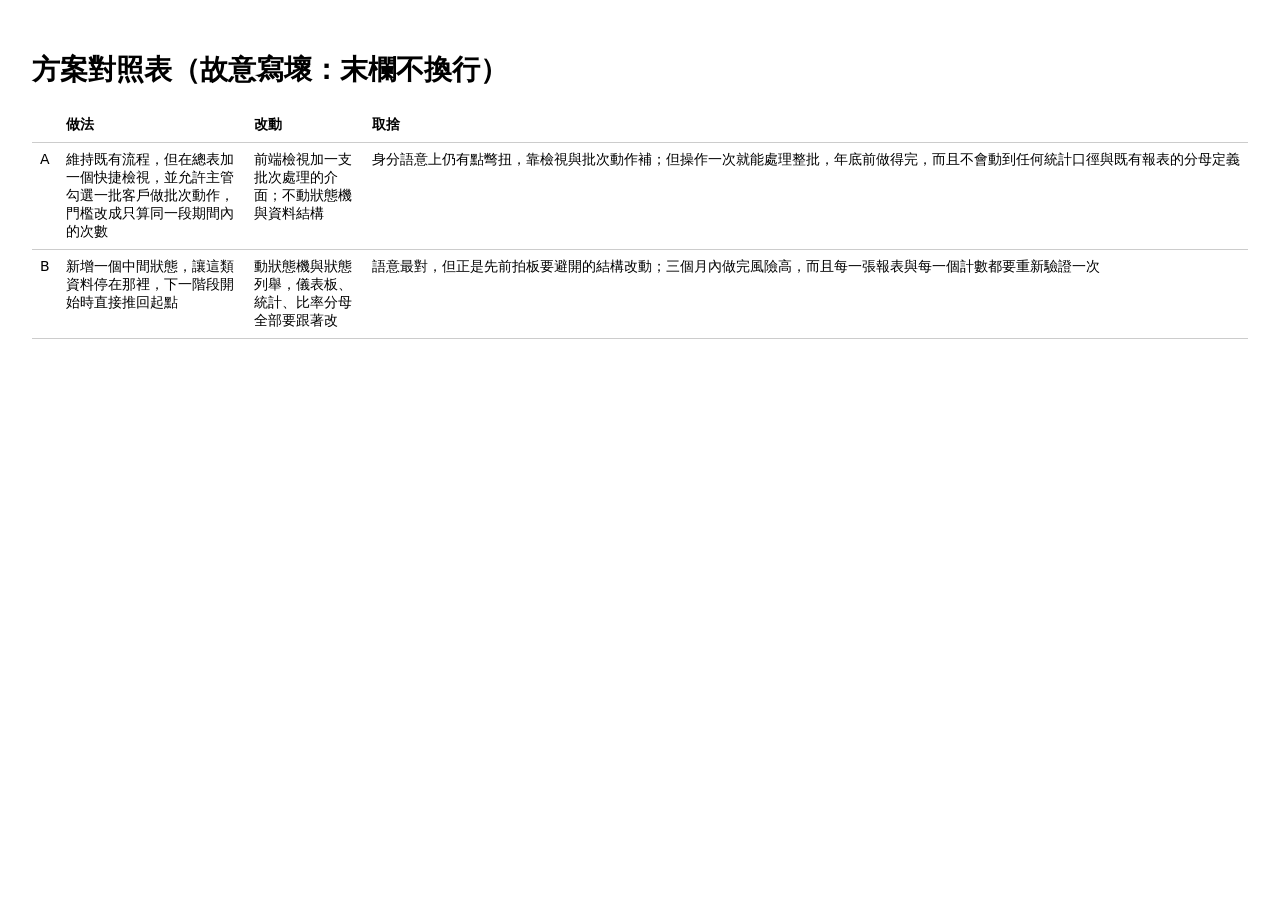
<file: tests/fixtures/lopsided-table-test.html>
<!doctype html><html lang="zh-TW"><head><meta charset="utf-8"><title>lopsided table fixture</title>
<style>
body{font-family:system-ui;font-size:14px;padding:24px}
table{width:100%;border-collapse:collapse}
td,th{border-bottom:1px solid #ccc;padding:8px;vertical-align:top;text-align:left}
td:last-child{white-space:nowrap}
</style></head><body>
<h1>方案對照表（故意寫壞：末欄不換行）</h1>
<table>
<thead><tr><th></th><th>做法</th><th>改動</th><th>取捨</th></tr></thead>
<tbody>
<tr><td>A</td><td>維持既有流程，但在總表加一個快捷檢視，並允許主管勾選一批客戶做批次動作，門檻改成只算同一段期間內的次數</td><td>前端檢視加一支批次處理的介面；不動狀態機與資料結構</td><td>身分語意上仍有點彆扭，靠檢視與批次動作補；但操作一次就能處理整批，年底前做得完，而且不會動到任何統計口徑與既有報表的分母定義</td></tr>
<tr><td>B</td><td>新增一個中間狀態，讓這類資料停在那裡，下一階段開始時直接推回起點</td><td>動狀態機與狀態列舉，儀表板、統計、比率分母全部要跟著改</td><td>語意最對，但正是先前拍板要避開的結構改動；三個月內做完風險高，而且每一張報表與每一個計數都要重新驗證一次</td></tr>
</tbody></table>
</body></html>
</file>
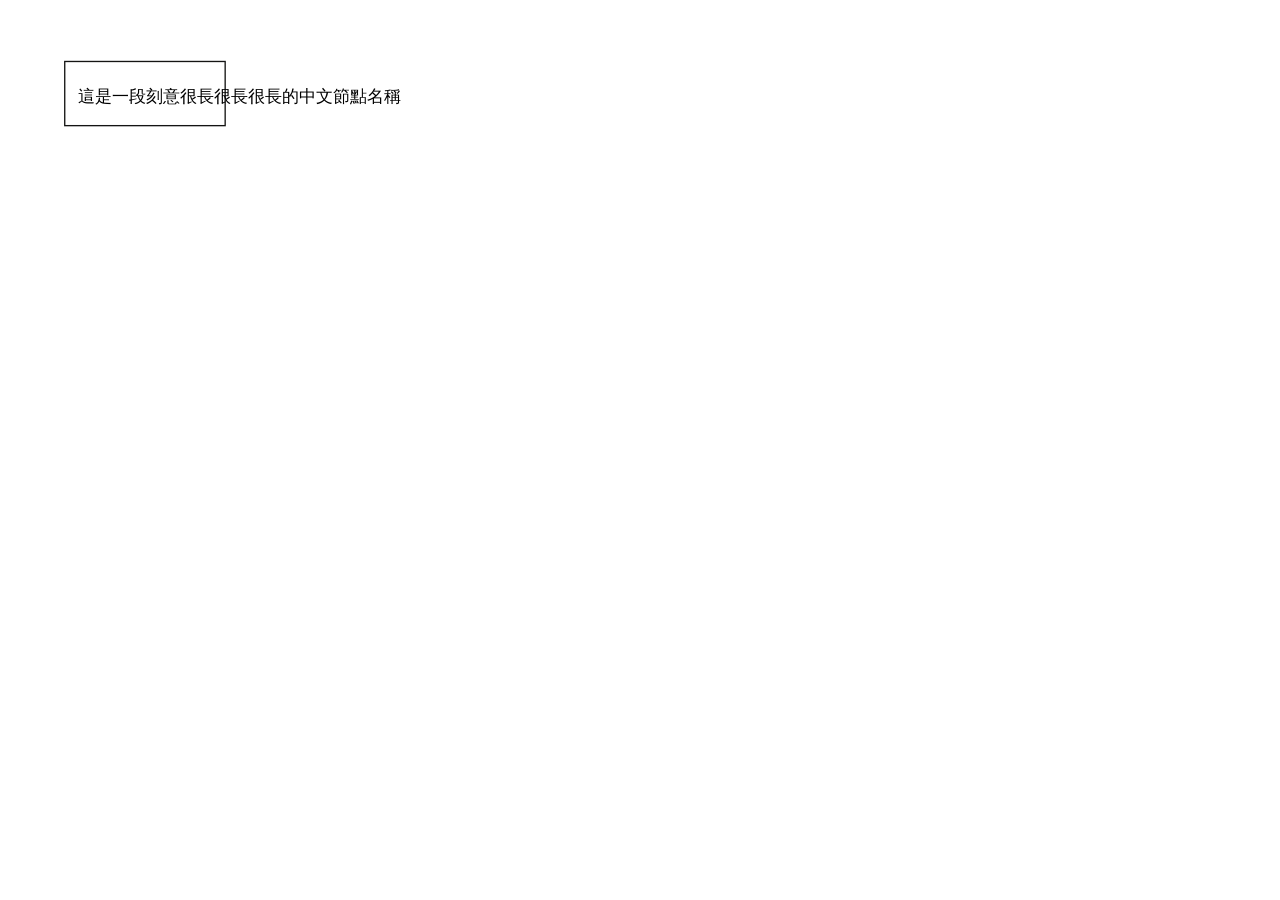
<file: tests/fixtures/svg-layout-test.html>
<!doctype html><html><head><title>SVG 版面測試</title>
<style>.figure{overflow-x:auto}.wrap{width:min(94vw,1760px);margin:0 auto}</style></head>
<body><div class="wrap"><section id="s1"><div class="figure">
<svg viewBox="0 0 900 200" style="display:block;width:100%;height:auto;min-width:900px">
<title>測試圖</title>
<g class="node" data-id="a"><rect class="box" x="20" y="40" width="120" height="48" fill="none" stroke="#141413"/><text x="30" y="70" font-size="13">這是一段刻意很長很長很長的中文節點名稱</text></g>
</g></svg></div></section></div></body></html>
</file>
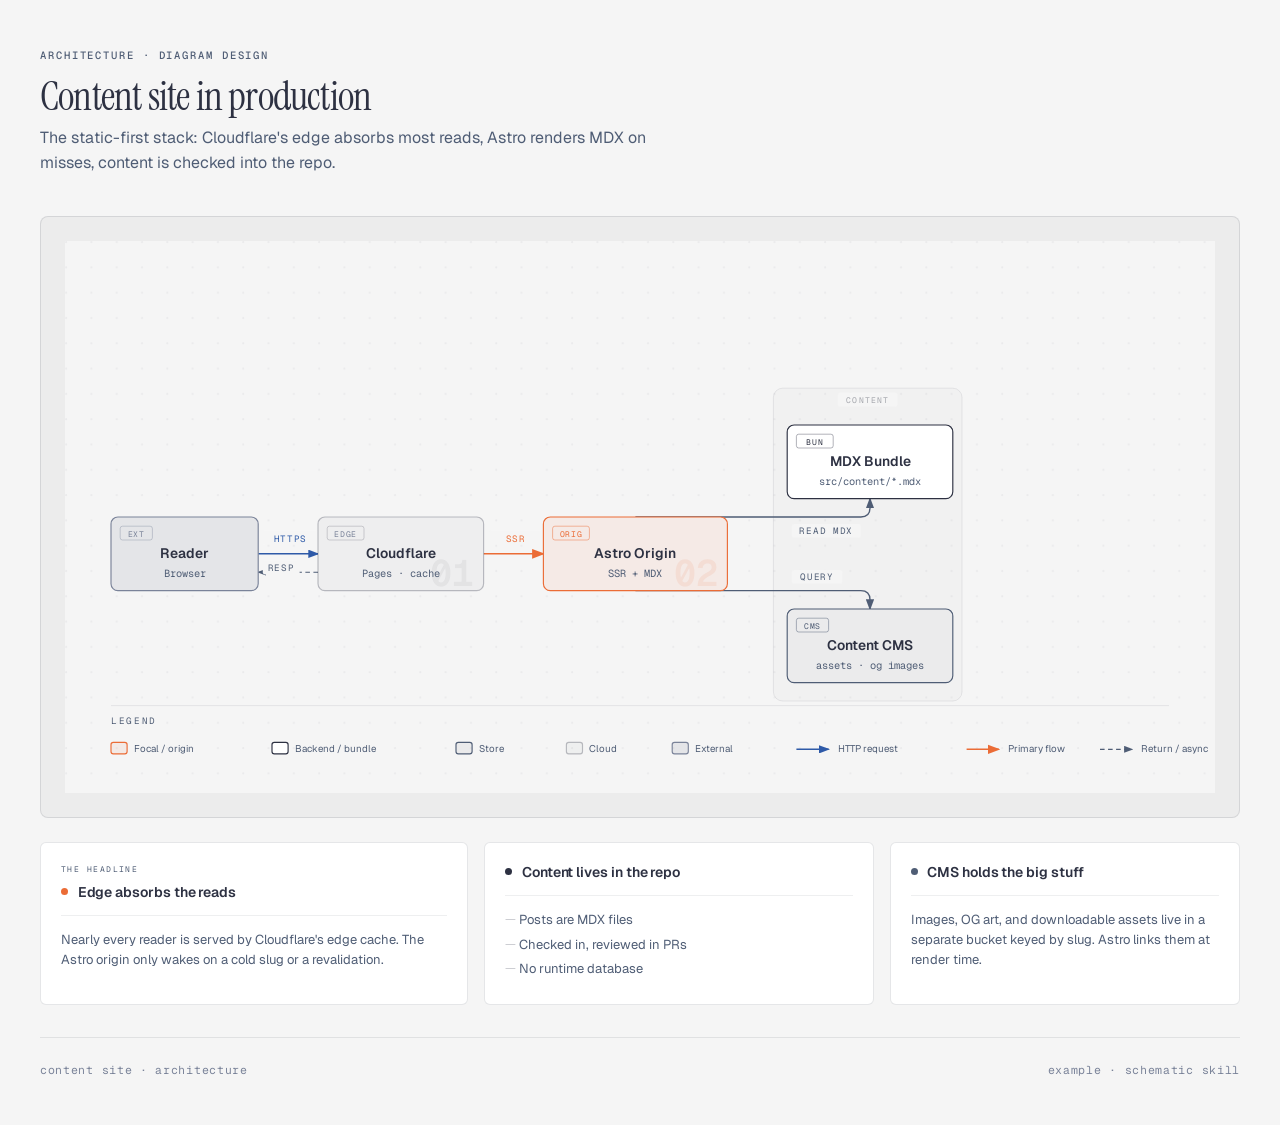
<file: skills/diagram-design/assets/example-architecture-full.html>
<!DOCTYPE html>
<html lang="en">
<head>
  <meta charset="UTF-8">
  <meta name="viewport" content="width=device-width, initial-scale=1.0">
  <title>Content site · Architecture</title>
  <link href="https://fonts.googleapis.com/css2?family=Instrument+Serif:ital@0;1&family=Geist:wght@400;500;600&family=Geist+Mono:wght@400;500;600&display=swap" rel="stylesheet">
  <style>
    *, *::before, *::after { box-sizing: border-box; margin: 0; padding: 0; }
    :root {
      --color-paper: #f5f5f5; --color-paper-2: #ececec;
      --color-ink: #2d3142; --color-muted: #4f5d75; --color-soft: #7a8399;
      --color-rule: rgba(45,49,66,0.12);
      --color-accent: #eb6c36; --color-accent-tint: rgba(235,108,54,0.08);
      --color-link: #2e5aa8;
      --font-sans: 'Geist', system-ui, sans-serif;
      --font-serif: 'Instrument Serif', serif;
      --font-mono: 'Geist Mono', ui-monospace, monospace;
    }
    body { font-family: var(--font-sans); background: var(--color-paper); min-height: 100vh; padding: 3rem 2rem; color: var(--color-ink); }
    .container { max-width: 1200px; margin: 0 auto; }
    .header { margin-bottom: 2.5rem; }
    .header-eyebrow { font-family: var(--font-mono); font-size: 0.66rem; font-weight: 500; letter-spacing: 0.18em; text-transform: uppercase; color: var(--color-muted); margin-bottom: 0.75rem; }
    h1 { font-family: var(--font-serif); font-size: clamp(1.75rem, 3vw + 1rem, 2.5rem); font-weight: 400; letter-spacing: -0.02em; line-height: 1.1; margin-bottom: 0.5rem; }
    .subtitle { font-size: 1rem; line-height: 1.55; color: var(--color-muted); max-width: 58ch; }
    .diagram-container { background: var(--color-paper-2); border-radius: 8px; border: 1px solid var(--color-rule); padding: 1.5rem; overflow-x: auto; }
    svg { width: 100%; min-width: 900px; display: block; }
    .cards { display: grid; grid-template-columns: 1.1fr 1fr 0.9fr; gap: 1rem; margin-top: 1.5rem; }
    @media (max-width: 820px) { .cards { grid-template-columns: 1fr; } }
    .card { background: #fff; border-radius: 6px; border: 1px solid var(--color-rule); padding: 1.25rem; }
    .card .eyebrow { font-family: var(--font-mono); font-size: 0.5rem; letter-spacing: 0.18em; text-transform: uppercase; color: var(--color-muted); margin-bottom: 0.5rem; }
    .card-header { display: flex; align-items: center; gap: 0.6rem; margin-bottom: 0.875rem; padding-bottom: 0.875rem; border-bottom: 1px solid rgba(45,49,66,0.08); }
    .card-dot { width: 7px; height: 7px; border-radius: 50%; }
    .card-dot.ink { background: var(--color-ink); } .card-dot.muted { background: var(--color-muted); } .card-dot.coral { background: var(--color-accent); }
    .card h3 { font-size: 0.875rem; font-weight: 600; letter-spacing: -0.005em; }
    .card p, .card ul { color: var(--color-muted); font-size: 0.8125rem; line-height: 1.55; list-style: none; }
    .card li { margin-bottom: 0.3rem; padding-left: 0.875rem; position: relative; }
    .card li::before { content: '—'; position: absolute; left: 0; color: rgba(45,49,66,0.25); font-size: 0.75rem; }
    .footer { margin-top: 2rem; padding-top: 1.5rem; border-top: 1px solid rgba(45,49,66,0.10); font-family: var(--font-mono); font-size: 0.72rem; letter-spacing: 0.06em; color: var(--color-soft); display: flex; justify-content: space-between; flex-wrap: wrap; gap: 0.5rem; }
  </style>
</head>
<body>
  <div class="container">
    <div class="header">
      <p class="header-eyebrow">Architecture · Diagram Design</p>
      <h1>Content site in production</h1>
      <p class="subtitle">The static-first stack: Cloudflare's edge absorbs most reads, Astro renders MDX on misses, content is checked into the repo.</p>
    </div>

    <div class="diagram-container">
      <svg viewBox="0 0 1000 480" xmlns="http://www.w3.org/2000/svg" role="img" aria-labelledby="architecture-full-title architecture-full-desc">
        <title id="architecture-full-title">Content site in production</title>
        <desc id="architecture-full-desc">Architecture diagram showing reader requests moving through Cloudflare to an Astro origin, MDX bundle, and content CMS.</desc>
        <defs>
          <pattern id="dots" width="22" height="22" patternUnits="userSpaceOnUse">
            <circle cx="1" cy="1" r="0.9" fill="rgba(45,49,66,0.10)"/>
          </pattern>
          <marker id="arrow" markerWidth="8" markerHeight="6" refX="7" refY="3" orient="auto"><polygon points="0 0, 8 3, 0 6" fill="#4f5d75"/></marker>
          <marker id="arrow-accent" markerWidth="8" markerHeight="6" refX="7" refY="3" orient="auto"><polygon points="0 0, 8 3, 0 6" fill="#eb6c36"/></marker>
          <marker id="arrow-link" markerWidth="8" markerHeight="6" refX="7" refY="3" orient="auto"><polygon points="0 0, 8 3, 0 6" fill="#2e5aa8"/></marker>
        </defs>

        <rect width="100%" height="100%" fill="#f5f5f5"/>
        <rect width="100%" height="100%" fill="url(#dots)" opacity="0.55"/>

        <!-- Zone: Content services (drawn before arrows and nodes) -->
        <rect x="616" y="128" width="164" height="272" rx="8"
              fill="rgba(45,49,66,0.02)" stroke="rgba(45,49,66,0.10)" stroke-width="0.8"/>
        <rect x="672" y="132" width="52" height="12" rx="2" fill="#f5f5f5"/>
        <text x="698" y="141" fill="rgba(45,49,66,0.40)" font-size="7" font-family="'Geist Mono', monospace"
              text-anchor="middle" letter-spacing="0.14em">CONTENT</text>

        <!-- Arrows first (behind boxes) -->
        <line x1="168" y1="272" x2="220" y2="272" stroke="#2e5aa8" stroke-width="1.2" marker-end="url(#arrow-link)"/>
        <line x1="364" y1="272" x2="416" y2="272" stroke="#eb6c36" stroke-width="1.4" marker-end="url(#arrow-accent)"/>
        <path d="M 496,240 H 692 Q 700,240 700,232 V 224"
              fill="none" stroke="#4f5d75" stroke-width="1.2" marker-end="url(#arrow)"/>
        <path d="M 496,304 H 692 Q 700,304 700,312 V 320"
              fill="none" stroke="#4f5d75" stroke-width="1.2" marker-end="url(#arrow)"/>

        <!-- Dashed return: Cloudflare→Reader (cached HTML) -->
        <path d="M 220,288 H 168" fill="none" stroke="#4f5d75" stroke-width="1" stroke-dasharray="4,3" marker-end="url(#arrow)"/>

        <!-- Arrow labels -->
        <rect x="172" y="252" width="48" height="12" rx="2" fill="#f5f5f5"/>
        <text x="196" y="262" fill="#2e5aa8" font-size="8" font-family="'Geist Mono', monospace" text-anchor="middle" letter-spacing="0.08em">HTTPS</text>

        <rect x="172" y="278" width="32" height="12" rx="2" fill="#f5f5f5"/>
        <text x="188" y="287" fill="#4f5d75" font-size="8" font-family="'Geist Mono', monospace" text-anchor="middle" letter-spacing="0.08em">RESP</text>

        <rect x="368" y="252" width="48" height="12" rx="2" fill="#f5f5f5"/>
        <text x="392" y="262" fill="#eb6c36" font-size="8" font-family="'Geist Mono', monospace" text-anchor="middle" letter-spacing="0.08em">SSR</text>

        <rect x="632" y="246" width="60" height="12" rx="2" fill="#f5f5f5"/>
        <text x="662" y="255" fill="#4f5d75" font-size="8" font-family="'Geist Mono', monospace" text-anchor="middle" letter-spacing="0.08em">READ MDX</text>

        <rect x="632" y="286" width="44" height="12" rx="2" fill="#f5f5f5"/>
        <text x="654" y="295" fill="#4f5d75" font-size="8" font-family="'Geist Mono', monospace" text-anchor="middle" letter-spacing="0.08em">QUERY</text>

        <!-- Node: Reader -->
        <rect x="40" y="240" width="128" height="64" rx="6" fill="#f5f5f5"/>
        <rect x="40" y="240" width="128" height="64" rx="6" fill="rgba(79,93,117,0.10)" stroke="#7a8399" stroke-width="1"/>
        <rect x="48" y="248" width="28" height="12" rx="2" fill="transparent" stroke="rgba(122,131,153,0.40)" stroke-width="0.8"/>
        <text x="62" y="257" fill="#7a8399" font-size="7" font-family="'Geist Mono', monospace" text-anchor="middle" letter-spacing="0.08em">EXT</text>
        <text x="104" y="276" fill="#2d3142" font-size="12" font-weight="600" font-family="'Geist', sans-serif" text-anchor="middle">Reader</text>
        <text x="104" y="292" fill="#4f5d75" font-size="9" font-family="'Geist Mono', monospace" text-anchor="middle">Browser</text>

        <!-- Node: Cloudflare -->
        <rect x="220" y="240" width="144" height="64" rx="6" fill="#f5f5f5"/>
        <rect x="220" y="240" width="144" height="64" rx="6" fill="rgba(45,49,66,0.03)" stroke="rgba(45,49,66,0.30)" stroke-width="1"/>
        <rect x="228" y="248" width="32" height="12" rx="2" fill="transparent" stroke="rgba(45,49,66,0.22)" stroke-width="0.8"/>
        <text x="244" y="257" fill="#7a8399" font-size="7" font-family="'Geist Mono', monospace" text-anchor="middle" letter-spacing="0.08em">EDGE</text>
        <text x="356" y="300" fill="rgba(45,49,66,0.06)" font-size="32" font-weight="600" font-family="'Geist Mono', monospace" text-anchor="end">01</text>
        <text x="292" y="276" fill="#2d3142" font-size="12" font-weight="600" font-family="'Geist', sans-serif" text-anchor="middle">Cloudflare</text>
        <text x="292" y="292" fill="#4f5d75" font-size="9" font-family="'Geist Mono', monospace" text-anchor="middle">Pages · cache</text>

        <!-- Node: Astro (focal coral) -->
        <rect x="416" y="240" width="160" height="64" rx="6" fill="#f5f5f5"/>
        <rect x="416" y="240" width="160" height="64" rx="6" fill="rgba(235,108,54,0.08)" stroke="#eb6c36" stroke-width="1"/>
        <rect x="424" y="248" width="32" height="12" rx="2" fill="transparent" stroke="rgba(235,108,54,0.50)" stroke-width="0.8"/>
        <text x="440" y="257" fill="#eb6c36" font-size="7" font-family="'Geist Mono', monospace" text-anchor="middle" letter-spacing="0.08em">ORIG</text>
        <text x="568" y="300" fill="rgba(235,108,54,0.10)" font-size="32" font-weight="600" font-family="'Geist Mono', monospace" text-anchor="end">02</text>
        <text x="496" y="276" fill="#2d3142" font-size="12" font-weight="600" font-family="'Geist', sans-serif" text-anchor="middle">Astro Origin</text>
        <text x="496" y="292" fill="#4f5d75" font-size="9" font-family="'Geist Mono', monospace" text-anchor="middle">SSR + MDX</text>

        <!-- Node: MDX Bundle -->
        <rect x="628" y="160" width="144" height="64" rx="6" fill="#f5f5f5"/>
        <rect x="628" y="160" width="144" height="64" rx="6" fill="#ffffff" stroke="#2d3142" stroke-width="1"/>
        <rect x="636" y="168" width="32" height="12" rx="2" fill="transparent" stroke="rgba(45,49,66,0.40)" stroke-width="0.8"/>
        <text x="652" y="177" fill="#2d3142" font-size="7" font-family="'Geist Mono', monospace" text-anchor="middle" letter-spacing="0.08em">BUN</text>
        <text x="700" y="196" fill="#2d3142" font-size="12" font-weight="600" font-family="'Geist', sans-serif" text-anchor="middle">MDX Bundle</text>
        <text x="700" y="212" fill="#4f5d75" font-size="9" font-family="'Geist Mono', monospace" text-anchor="middle">src/content/*.mdx</text>

        <!-- Node: Content CMS -->
        <rect x="628" y="320" width="144" height="64" rx="6" fill="#f5f5f5"/>
        <rect x="628" y="320" width="144" height="64" rx="6" fill="rgba(45,49,66,0.05)" stroke="#4f5d75" stroke-width="1"/>
        <rect x="636" y="328" width="28" height="12" rx="2" fill="transparent" stroke="rgba(79,93,117,0.50)" stroke-width="0.8"/>
        <text x="650" y="337" fill="#4f5d75" font-size="7" font-family="'Geist Mono', monospace" text-anchor="middle" letter-spacing="0.08em">CMS</text>
        <text x="700" y="356" fill="#2d3142" font-size="12" font-weight="600" font-family="'Geist', sans-serif" text-anchor="middle">Content CMS</text>
        <text x="700" y="372" fill="#4f5d75" font-size="9" font-family="'Geist Mono', monospace" text-anchor="middle">assets · og images</text>

        <!-- Legend strip -->
        <line x1="40" y1="404" x2="960" y2="404" stroke="rgba(45,49,66,0.10)" stroke-width="0.8"/>
        <text x="40" y="420" fill="#4f5d75" font-size="8" font-family="'Geist Mono', monospace" letter-spacing="0.18em">LEGEND</text>

        <rect x="40" y="436" width="14" height="10" rx="2" fill="rgba(235,108,54,0.08)" stroke="#eb6c36" stroke-width="1"/>
        <text x="60" y="444" fill="#4f5d75" font-size="8.5" font-family="'Geist', sans-serif">Focal / origin</text>

        <rect x="180" y="436" width="14" height="10" rx="2" fill="#ffffff" stroke="#2d3142" stroke-width="1"/>
        <text x="200" y="444" fill="#4f5d75" font-size="8.5" font-family="'Geist', sans-serif">Backend / bundle</text>

        <rect x="340" y="436" width="14" height="10" rx="2" fill="rgba(45,49,66,0.05)" stroke="#4f5d75" stroke-width="1"/>
        <text x="360" y="444" fill="#4f5d75" font-size="8.5" font-family="'Geist', sans-serif">Store</text>

        <rect x="436" y="436" width="14" height="10" rx="2" fill="rgba(45,49,66,0.03)" stroke="rgba(45,49,66,0.30)" stroke-width="1"/>
        <text x="456" y="444" fill="#4f5d75" font-size="8.5" font-family="'Geist', sans-serif">Cloud</text>

        <rect x="528" y="436" width="14" height="10" rx="2" fill="rgba(79,93,117,0.10)" stroke="#7a8399" stroke-width="1"/>
        <text x="548" y="444" fill="#4f5d75" font-size="8.5" font-family="'Geist', sans-serif">External</text>

        <line x1="636" y1="442" x2="664" y2="442" stroke="#2e5aa8" stroke-width="1.2" marker-end="url(#arrow-link)"/>
        <text x="672" y="444" fill="#4f5d75" font-size="8.5" font-family="'Geist', sans-serif">HTTP request</text>

        <line x1="784" y1="442" x2="812" y2="442" stroke="#eb6c36" stroke-width="1.4" marker-end="url(#arrow-accent)"/>
        <text x="820" y="444" fill="#4f5d75" font-size="8.5" font-family="'Geist', sans-serif">Primary flow</text>

        <line x1="900" y1="442" x2="928" y2="442" stroke="#4f5d75" stroke-width="1" stroke-dasharray="4,3" marker-end="url(#arrow)"/>
        <text x="936" y="444" fill="#4f5d75" font-size="8.5" font-family="'Geist', sans-serif">Return / async</text>
      </svg>
    </div>

    <div class="cards">
      <div class="card">
        <p class="eyebrow">THE HEADLINE</p>
        <div class="card-header"><span class="card-dot coral"></span><h3>Edge absorbs the reads</h3></div>
        <p>Nearly every reader is served by Cloudflare's edge cache. The Astro origin only wakes on a cold slug or a revalidation.</p>
      </div>
      <div class="card">
        <div class="card-header"><span class="card-dot ink"></span><h3>Content lives in the repo</h3></div>
        <ul><li>Posts are MDX files</li><li>Checked in, reviewed in PRs</li><li>No runtime database</li></ul>
      </div>
      <div class="card">
        <div class="card-header"><span class="card-dot muted"></span><h3>CMS holds the big stuff</h3></div>
        <p>Images, OG art, and downloadable assets live in a separate bucket keyed by slug. Astro links them at render time.</p>
      </div>
    </div>

    <div class="footer">
      <span>content site · architecture</span>
      <span>example · schematic skill</span>
    </div>
  </div>
</body>
</html>
</file>
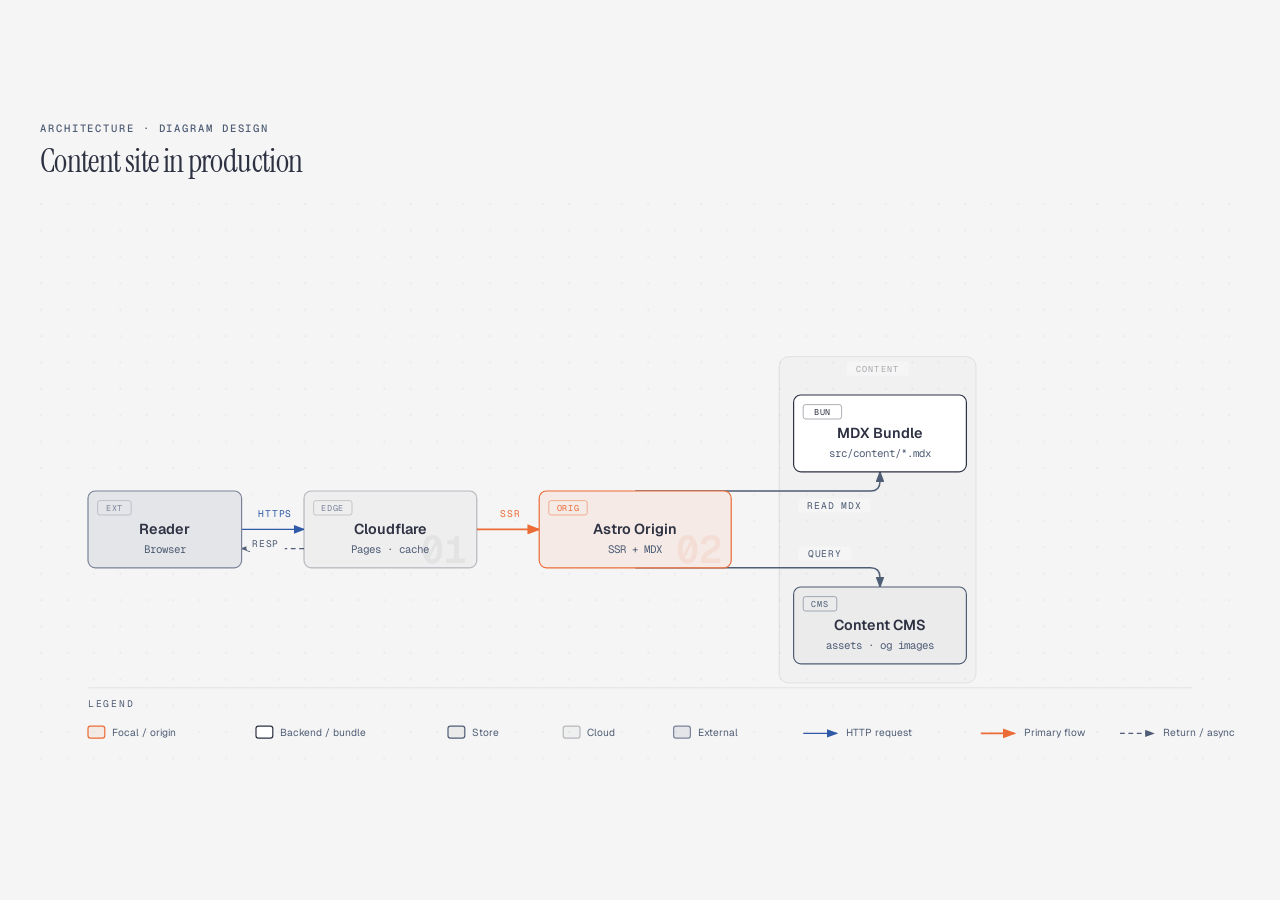
<file: skills/diagram-design/assets/example-architecture.html>
<!DOCTYPE html>
<html lang="en">
<head>
  <meta charset="UTF-8">
  <meta name="viewport" content="width=device-width, initial-scale=1.0">
  <title>Content site · Architecture</title>
  <link href="https://fonts.googleapis.com/css2?family=Instrument+Serif:ital@0;1&family=Geist:wght@400;500;600&family=Geist+Mono:wght@400;500;600&display=swap" rel="stylesheet">
  <style>
    *, *::before, *::after { box-sizing: border-box; margin: 0; padding: 0; }
    :root {
      --color-paper:   #f5f5f5;
      --color-ink:     #2d3142;
      --color-muted:   #4f5d75;
      --color-accent:  #eb6c36;
      --font-sans:     'Geist', system-ui, sans-serif;
      --font-serif:    'Instrument Serif', serif;
      --font-mono:     'Geist Mono', ui-monospace, monospace;
    }

    body {
      font-family: var(--font-sans);
      background: var(--color-paper);
      color: var(--color-ink);
      min-height: 100vh;
      display: flex;
      align-items: center;
      justify-content: center;
      padding: 3rem 2rem;
    }

    .frame { max-width: 1200px; width: 100%; }

    .eyebrow {
      font-family: var(--font-mono);
      font-size: 0.66rem;
      font-weight: 500;
      letter-spacing: 0.18em;
      text-transform: uppercase;
      color: var(--color-muted);
      margin-bottom: 0.5rem;
    }

    h1 {
      font-family: var(--font-serif);
      font-size: clamp(1.5rem, 2.4vw + 0.75rem, 2rem);
      font-weight: 400;
      letter-spacing: -0.02em;
      line-height: 1.15;
      color: var(--color-ink);
      margin-bottom: 1.5rem;
    }

    svg { width: 100%; min-width: 900px; display: block; }
  </style>
</head>
<body>
  <div class="frame">
    <p class="eyebrow">Architecture · Diagram Design</p>
    <h1>Content site in production</h1>

    <svg viewBox="0 0 1000 480" xmlns="http://www.w3.org/2000/svg" role="img" aria-labelledby="architecture-title architecture-desc">
      <title id="architecture-title">Content site in production</title>
      <desc id="architecture-desc">Architecture diagram showing reader requests moving through Cloudflare to an Astro origin, MDX bundle, and content CMS.</desc>
        <defs>
          <pattern id="dots" width="22" height="22" patternUnits="userSpaceOnUse">
            <circle cx="1" cy="1" r="0.9" fill="rgba(45,49,66,0.10)"/>
          </pattern>
          <marker id="arrow" markerWidth="8" markerHeight="6" refX="7" refY="3" orient="auto"><polygon points="0 0, 8 3, 0 6" fill="#4f5d75"/></marker>
          <marker id="arrow-accent" markerWidth="8" markerHeight="6" refX="7" refY="3" orient="auto"><polygon points="0 0, 8 3, 0 6" fill="#eb6c36"/></marker>
          <marker id="arrow-link" markerWidth="8" markerHeight="6" refX="7" refY="3" orient="auto"><polygon points="0 0, 8 3, 0 6" fill="#2e5aa8"/></marker>
        </defs>

        <rect width="100%" height="100%" fill="#f5f5f5"/>
        <rect width="100%" height="100%" fill="url(#dots)" opacity="0.55"/>

        <!-- Zone: Content services (drawn before arrows and nodes) -->
        <rect x="616" y="128" width="164" height="272" rx="8"
              fill="rgba(45,49,66,0.02)" stroke="rgba(45,49,66,0.10)" stroke-width="0.8"/>
        <rect x="672" y="132" width="52" height="12" rx="2" fill="#f5f5f5"/>
        <text x="698" y="141" fill="rgba(45,49,66,0.40)" font-size="7" font-family="'Geist Mono', monospace"
              text-anchor="middle" letter-spacing="0.14em">CONTENT</text>

        <!-- Arrows first (behind boxes) -->
        <line x1="168" y1="272" x2="220" y2="272" stroke="#2e5aa8" stroke-width="1.2" marker-end="url(#arrow-link)"/>
        <line x1="364" y1="272" x2="416" y2="272" stroke="#eb6c36" stroke-width="1.4" marker-end="url(#arrow-accent)"/>
        <!-- Exit Astro top→enter MDX bottom; exit Astro bottom→enter CMS top -->
        <path d="M 496,240 H 692 Q 700,240 700,232 V 224"
              fill="none" stroke="#4f5d75" stroke-width="1.2" marker-end="url(#arrow)"/>
        <path d="M 496,304 H 692 Q 700,304 700,312 V 320"
              fill="none" stroke="#4f5d75" stroke-width="1.2" marker-end="url(#arrow)"/>

        <!-- Dashed return: Cloudflare→Reader (cached HTML — same orthogonal rules as solid) -->
        <path d="M 220,288 H 168" fill="none" stroke="#4f5d75" stroke-width="1" stroke-dasharray="4,3" marker-end="url(#arrow)"/>

        <!-- Arrow labels -->
        <rect x="172" y="252" width="48" height="12" rx="2" fill="#f5f5f5"/>
        <text x="196" y="262" fill="#2e5aa8" font-size="8" font-family="'Geist Mono', monospace" text-anchor="middle" letter-spacing="0.08em">HTTPS</text>

        <rect x="172" y="278" width="32" height="12" rx="2" fill="#f5f5f5"/>
        <text x="188" y="287" fill="#4f5d75" font-size="8" font-family="'Geist Mono', monospace" text-anchor="middle" letter-spacing="0.08em">RESP</text>

        <rect x="368" y="252" width="48" height="12" rx="2" fill="#f5f5f5"/>
        <text x="392" y="262" fill="#eb6c36" font-size="8" font-family="'Geist Mono', monospace" text-anchor="middle" letter-spacing="0.08em">SSR</text>

        <rect x="632" y="246" width="60" height="12" rx="2" fill="#f5f5f5"/>
        <text x="662" y="255" fill="#4f5d75" font-size="8" font-family="'Geist Mono', monospace" text-anchor="middle" letter-spacing="0.08em">READ MDX</text>

        <rect x="632" y="286" width="44" height="12" rx="2" fill="#f5f5f5"/>
        <text x="654" y="295" fill="#4f5d75" font-size="8" font-family="'Geist Mono', monospace" text-anchor="middle" letter-spacing="0.08em">QUERY</text>

        <!-- Node: Reader -->
        <rect x="40" y="240" width="128" height="64" rx="6" fill="#f5f5f5"/>
        <rect x="40" y="240" width="128" height="64" rx="6" fill="rgba(79,93,117,0.10)" stroke="#7a8399" stroke-width="1"/>
        <rect x="48" y="248" width="28" height="12" rx="2" fill="transparent" stroke="rgba(122,131,153,0.40)" stroke-width="0.8"/>
        <text x="62" y="257" fill="#7a8399" font-size="7" font-family="'Geist Mono', monospace" text-anchor="middle" letter-spacing="0.08em">EXT</text>
        <text x="104" y="276" fill="#2d3142" font-size="12" font-weight="600" font-family="'Geist', sans-serif" text-anchor="middle">Reader</text>
        <text x="104" y="292" fill="#4f5d75" font-size="9" font-family="'Geist Mono', monospace" text-anchor="middle">Browser</text>

        <!-- Node: Cloudflare -->
        <rect x="220" y="240" width="144" height="64" rx="6" fill="#f5f5f5"/>
        <rect x="220" y="240" width="144" height="64" rx="6" fill="rgba(45,49,66,0.03)" stroke="rgba(45,49,66,0.30)" stroke-width="1"/>
        <rect x="228" y="248" width="32" height="12" rx="2" fill="transparent" stroke="rgba(45,49,66,0.22)" stroke-width="0.8"/>
        <text x="244" y="257" fill="#7a8399" font-size="7" font-family="'Geist Mono', monospace" text-anchor="middle" letter-spacing="0.08em">EDGE</text>
        <text x="356" y="300" fill="rgba(45,49,66,0.06)" font-size="32" font-weight="600" font-family="'Geist Mono', monospace" text-anchor="end">01</text>
        <text x="292" y="276" fill="#2d3142" font-size="12" font-weight="600" font-family="'Geist', sans-serif" text-anchor="middle">Cloudflare</text>
        <text x="292" y="292" fill="#4f5d75" font-size="9" font-family="'Geist Mono', monospace" text-anchor="middle">Pages · cache</text>

        <!-- Node: Astro (focal coral) -->
        <rect x="416" y="240" width="160" height="64" rx="6" fill="#f5f5f5"/>
        <rect x="416" y="240" width="160" height="64" rx="6" fill="rgba(235,108,54,0.08)" stroke="#eb6c36" stroke-width="1"/>
        <rect x="424" y="248" width="32" height="12" rx="2" fill="transparent" stroke="rgba(235,108,54,0.50)" stroke-width="0.8"/>
        <text x="440" y="257" fill="#eb6c36" font-size="7" font-family="'Geist Mono', monospace" text-anchor="middle" letter-spacing="0.08em">ORIG</text>
        <text x="568" y="300" fill="rgba(235,108,54,0.10)" font-size="32" font-weight="600" font-family="'Geist Mono', monospace" text-anchor="end">02</text>
        <text x="496" y="276" fill="#2d3142" font-size="12" font-weight="600" font-family="'Geist', sans-serif" text-anchor="middle">Astro Origin</text>
        <text x="496" y="292" fill="#4f5d75" font-size="9" font-family="'Geist Mono', monospace" text-anchor="middle">SSR + MDX</text>

        <!-- Node: MDX Bundle -->
        <rect x="628" y="160" width="144" height="64" rx="6" fill="#f5f5f5"/>
        <rect x="628" y="160" width="144" height="64" rx="6" fill="#ffffff" stroke="#2d3142" stroke-width="1"/>
        <rect x="636" y="168" width="32" height="12" rx="2" fill="transparent" stroke="rgba(45,49,66,0.40)" stroke-width="0.8"/>
        <text x="652" y="177" fill="#2d3142" font-size="7" font-family="'Geist Mono', monospace" text-anchor="middle" letter-spacing="0.08em">BUN</text>
        <text x="700" y="196" fill="#2d3142" font-size="12" font-weight="600" font-family="'Geist', sans-serif" text-anchor="middle">MDX Bundle</text>
        <text x="700" y="212" fill="#4f5d75" font-size="9" font-family="'Geist Mono', monospace" text-anchor="middle">src/content/*.mdx</text>

        <!-- Node: Content CMS -->
        <rect x="628" y="320" width="144" height="64" rx="6" fill="#f5f5f5"/>
        <rect x="628" y="320" width="144" height="64" rx="6" fill="rgba(45,49,66,0.05)" stroke="#4f5d75" stroke-width="1"/>
        <rect x="636" y="328" width="28" height="12" rx="2" fill="transparent" stroke="rgba(79,93,117,0.50)" stroke-width="0.8"/>
        <text x="650" y="337" fill="#4f5d75" font-size="7" font-family="'Geist Mono', monospace" text-anchor="middle" letter-spacing="0.08em">CMS</text>
        <text x="700" y="356" fill="#2d3142" font-size="12" font-weight="600" font-family="'Geist', sans-serif" text-anchor="middle">Content CMS</text>
        <text x="700" y="372" fill="#4f5d75" font-size="9" font-family="'Geist Mono', monospace" text-anchor="middle">assets · og images</text>

        <!-- Legend strip -->
        <line x1="40" y1="404" x2="960" y2="404" stroke="rgba(45,49,66,0.10)" stroke-width="0.8"/>
        <text x="40" y="420" fill="#4f5d75" font-size="8" font-family="'Geist Mono', monospace" letter-spacing="0.18em">LEGEND</text>

        <rect x="40" y="436" width="14" height="10" rx="2" fill="rgba(235,108,54,0.08)" stroke="#eb6c36" stroke-width="1"/>
        <text x="60" y="444" fill="#4f5d75" font-size="8.5" font-family="'Geist', sans-serif">Focal / origin</text>

        <rect x="180" y="436" width="14" height="10" rx="2" fill="#ffffff" stroke="#2d3142" stroke-width="1"/>
        <text x="200" y="444" fill="#4f5d75" font-size="8.5" font-family="'Geist', sans-serif">Backend / bundle</text>

        <rect x="340" y="436" width="14" height="10" rx="2" fill="rgba(45,49,66,0.05)" stroke="#4f5d75" stroke-width="1"/>
        <text x="360" y="444" fill="#4f5d75" font-size="8.5" font-family="'Geist', sans-serif">Store</text>

        <rect x="436" y="436" width="14" height="10" rx="2" fill="rgba(45,49,66,0.03)" stroke="rgba(45,49,66,0.30)" stroke-width="1"/>
        <text x="456" y="444" fill="#4f5d75" font-size="8.5" font-family="'Geist', sans-serif">Cloud</text>

        <rect x="528" y="436" width="14" height="10" rx="2" fill="rgba(79,93,117,0.10)" stroke="#7a8399" stroke-width="1"/>
        <text x="548" y="444" fill="#4f5d75" font-size="8.5" font-family="'Geist', sans-serif">External</text>

        <line x1="636" y1="442" x2="664" y2="442" stroke="#2e5aa8" stroke-width="1.2" marker-end="url(#arrow-link)"/>
        <text x="672" y="444" fill="#4f5d75" font-size="8.5" font-family="'Geist', sans-serif">HTTP request</text>

        <line x1="784" y1="442" x2="812" y2="442" stroke="#eb6c36" stroke-width="1.4" marker-end="url(#arrow-accent)"/>
        <text x="820" y="444" fill="#4f5d75" font-size="8.5" font-family="'Geist', sans-serif">Primary flow</text>

        <line x1="900" y1="442" x2="928" y2="442" stroke="#4f5d75" stroke-width="1" stroke-dasharray="4,3" marker-end="url(#arrow)"/>
        <text x="936" y="444" fill="#4f5d75" font-size="8.5" font-family="'Geist', sans-serif">Return / async</text>
      </svg>
  </div>
</body>
</html>
</file>
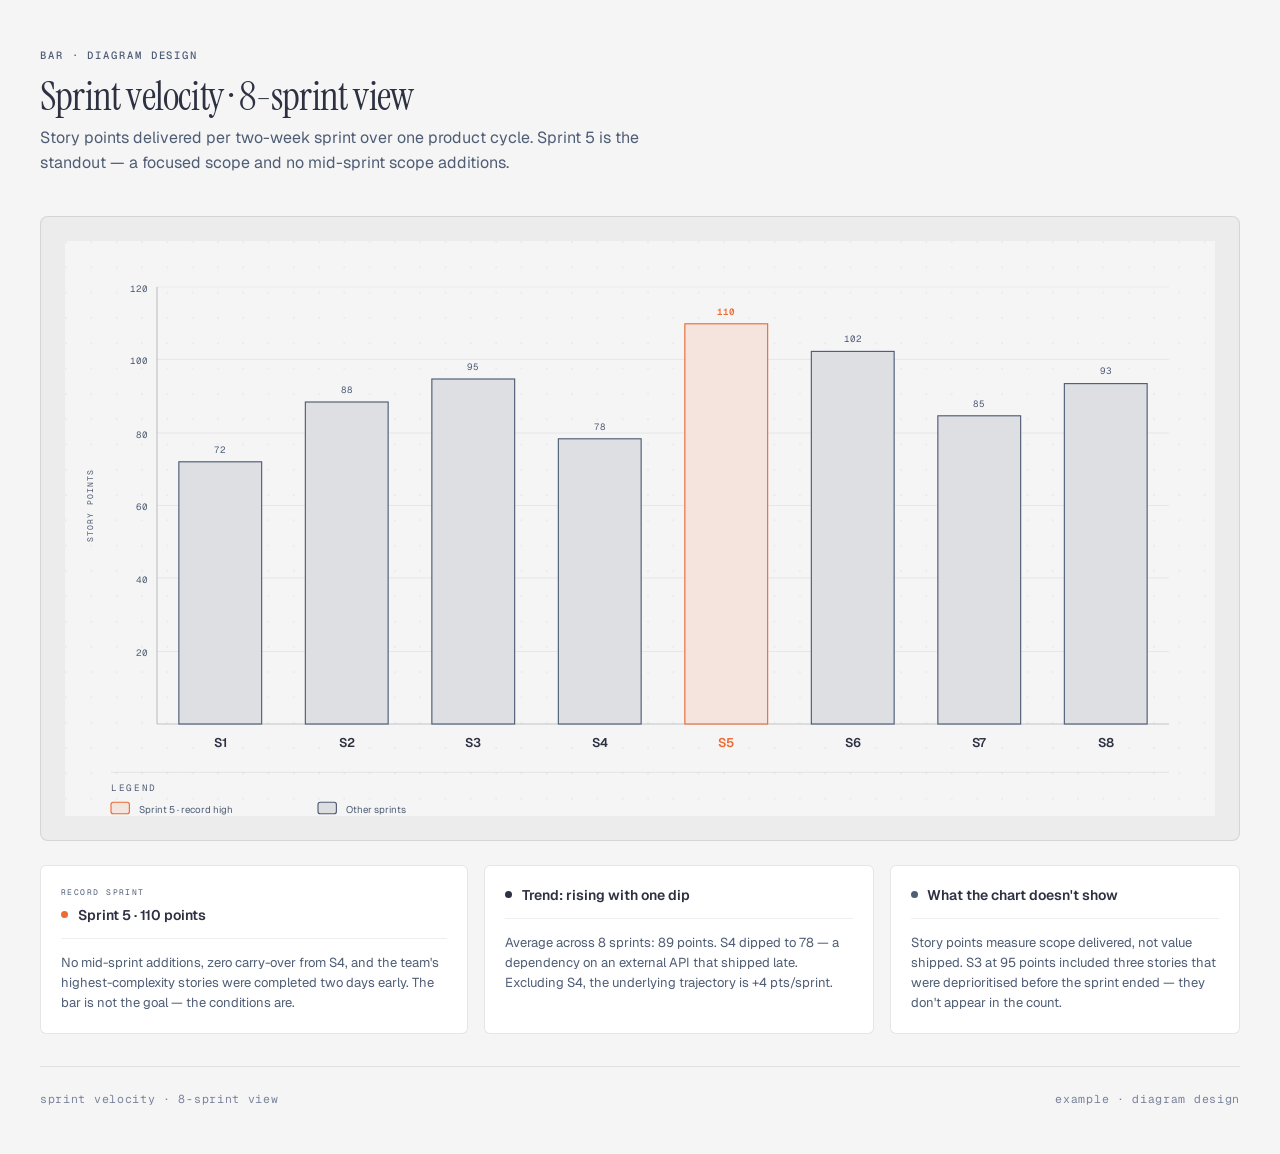
<file: skills/diagram-design/assets/example-bar-full.html>
<!DOCTYPE html>
<html lang="en">
<head>
  <meta charset="UTF-8">
  <meta name="viewport" content="width=device-width, initial-scale=1.0">
  <title>Sprint velocity · Bar chart</title>
  <link href="https://fonts.googleapis.com/css2?family=Instrument+Serif:ital@0;1&family=Geist:wght@400;500;600&family=Geist+Mono:wght@400;500;600&display=swap" rel="stylesheet">
  <style>
    *, *::before, *::after { box-sizing: border-box; margin: 0; padding: 0; }
    :root { --color-paper:#f5f5f5; --color-paper-2:#ececec; --color-ink:#2d3142; --color-muted:#4f5d75; --color-soft:#7a8399; --color-rule:rgba(45,49,66,0.12); --color-accent:#eb6c36; --font-sans:'Geist',system-ui,sans-serif; --font-serif:'Instrument Serif',serif; --font-mono:'Geist Mono',ui-monospace,monospace; }
    body { font-family: var(--font-sans); background: var(--color-paper); min-height: 100vh; padding: 3rem 2rem; color: var(--color-ink); }
    .container { max-width: 1200px; margin: 0 auto; }
    .header { margin-bottom: 2.5rem; }
    .header-eyebrow { font-family: var(--font-mono); font-size: 0.66rem; font-weight: 500; letter-spacing: 0.18em; text-transform: uppercase; color: var(--color-muted); margin-bottom: 0.75rem; }
    h1 { font-family: var(--font-serif); font-size: clamp(1.75rem, 3vw + 1rem, 2.5rem); font-weight: 400; letter-spacing: -0.02em; line-height: 1.1; margin-bottom: 0.5rem; }
    .subtitle { font-size: 1rem; line-height: 1.55; color: var(--color-muted); max-width: 58ch; }
    .diagram-container { background: var(--color-paper-2); border-radius: 8px; border: 1px solid var(--color-rule); padding: 1.5rem; overflow-x: auto; }
    svg { width: 100%; min-width: 760px; display: block; }
    .cards { display: grid; grid-template-columns: 1.1fr 1fr 0.9fr; gap: 1rem; margin-top: 1.5rem; }
    @media (max-width: 720px) { .cards { grid-template-columns: 1fr; } }
    .card { background: #fff; border-radius: 6px; border: 1px solid var(--color-rule); padding: 1.25rem; }
    .card .eyebrow { font-family: var(--font-mono); font-size: 0.5rem; letter-spacing: 0.18em; text-transform: uppercase; color: var(--color-muted); margin-bottom: 0.5rem; }
    .card-header { display: flex; align-items: center; gap: 0.6rem; margin-bottom: 0.875rem; padding-bottom: 0.875rem; border-bottom: 1px solid rgba(45,49,66,0.08); }
    .card-dot { width: 7px; height: 7px; border-radius: 50%; }
    .card-dot.coral { background: var(--color-accent); } .card-dot.ink { background: var(--color-ink); } .card-dot.muted { background: var(--color-muted); }
    .card h3 { font-size: 0.875rem; font-weight: 600; }
    .card p { color: var(--color-muted); font-size: 0.8125rem; line-height: 1.55; }
    .footer { margin-top: 2rem; padding-top: 1.5rem; border-top: 1px solid rgba(45,49,66,0.10); font-family: var(--font-mono); font-size: 0.72rem; letter-spacing: 0.06em; color: var(--color-soft); display: flex; justify-content: space-between; flex-wrap: wrap; gap: 0.5rem; }
  </style>
</head>
<body>
  <div class="container">
    <div class="header">
      <p class="header-eyebrow">Bar · Diagram Design</p>
      <h1>Sprint velocity · 8-sprint view</h1>
      <p class="subtitle">Story points delivered per two-week sprint over one product cycle. Sprint 5 is the standout — a focused scope and no mid-sprint scope additions.</p>
    </div>
    <div class="diagram-container">
      <svg viewBox="0 0 1000 500" xmlns="http://www.w3.org/2000/svg" role="img" aria-labelledby="bar-full-title bar-full-desc">
        <title id="bar-full-title">Sprint velocity · 8-sprint view</title>
        <desc id="bar-full-desc">Bar chart showing story points delivered across sprints S1 through S8, with Sprint 5 as the record high.</desc>
        <defs><pattern id="dots" width="22" height="22" patternUnits="userSpaceOnUse"><circle cx="1" cy="1" r="0.9" fill="rgba(45,49,66,0.10)"/></pattern></defs>
        <rect width="100%" height="100%" fill="#f5f5f5"/>
        <rect width="100%" height="100%" fill="url(#dots)" opacity="0.55"/>
        <text transform="rotate(-90 24 230)" x="24" y="230" fill="#4f5d75" font-size="7" font-family="'Geist Mono', monospace" letter-spacing="0.14em" text-anchor="middle">STORY POINTS</text>
        <line x1="80" y1="357" x2="960" y2="357" stroke="rgba(45,49,66,0.08)" stroke-width="0.8"/>
        <line x1="80" y1="293" x2="960" y2="293" stroke="rgba(45,49,66,0.08)" stroke-width="0.8"/>
        <line x1="80" y1="230" x2="960" y2="230" stroke="rgba(45,49,66,0.08)" stroke-width="0.8"/>
        <line x1="80" y1="167" x2="960" y2="167" stroke="rgba(45,49,66,0.08)" stroke-width="0.8"/>
        <line x1="80" y1="103" x2="960" y2="103" stroke="rgba(45,49,66,0.08)" stroke-width="0.8"/>
        <line x1="80" y1="40"  x2="960" y2="40"  stroke="rgba(45,49,66,0.06)" stroke-width="0.8"/>
        <line x1="80" y1="40" x2="80" y2="420" stroke="rgba(45,49,66,0.25)" stroke-width="1"/>
        <line x1="80" y1="420" x2="960" y2="420" stroke="rgba(45,49,66,0.25)" stroke-width="1"/>
        <text x="72" y="361" fill="#4f5d75" font-size="8" font-family="'Geist Mono', monospace" text-anchor="end">20</text>
        <text x="72" y="297" fill="#4f5d75" font-size="8" font-family="'Geist Mono', monospace" text-anchor="end">40</text>
        <text x="72" y="234" fill="#4f5d75" font-size="8" font-family="'Geist Mono', monospace" text-anchor="end">60</text>
        <text x="72" y="171" fill="#4f5d75" font-size="8" font-family="'Geist Mono', monospace" text-anchor="end">80</text>
        <text x="72" y="107" fill="#4f5d75" font-size="8" font-family="'Geist Mono', monospace" text-anchor="end">100</text>
        <text x="72" y="44"  fill="#4f5d75" font-size="8" font-family="'Geist Mono', monospace" text-anchor="end">120</text>
        <rect x="99"  y="192" width="72" height="228" fill="#f5f5f5"/><rect x="99"  y="192" width="72" height="228" fill="rgba(79,93,117,0.15)" stroke="#4f5d75" stroke-width="1"/><text x="135" y="184" fill="#4f5d75" font-size="8" font-family="'Geist Mono', monospace" text-anchor="middle">72</text>
        <rect x="209" y="140" width="72" height="280" fill="#f5f5f5"/><rect x="209" y="140" width="72" height="280" fill="rgba(79,93,117,0.15)" stroke="#4f5d75" stroke-width="1"/><text x="245" y="132" fill="#4f5d75" font-size="8" font-family="'Geist Mono', monospace" text-anchor="middle">88</text>
        <rect x="319" y="120" width="72" height="300" fill="#f5f5f5"/><rect x="319" y="120" width="72" height="300" fill="rgba(79,93,117,0.15)" stroke="#4f5d75" stroke-width="1"/><text x="355" y="112" fill="#4f5d75" font-size="8" font-family="'Geist Mono', monospace" text-anchor="middle">95</text>
        <rect x="429" y="172" width="72" height="248" fill="#f5f5f5"/><rect x="429" y="172" width="72" height="248" fill="rgba(79,93,117,0.15)" stroke="#4f5d75" stroke-width="1"/><text x="465" y="164" fill="#4f5d75" font-size="8" font-family="'Geist Mono', monospace" text-anchor="middle">78</text>
        <rect x="539" y="72" width="72" height="348" fill="#f5f5f5"/><rect x="539" y="72" width="72" height="348" fill="rgba(235,108,54,0.12)" stroke="#eb6c36" stroke-width="1"/><text x="575" y="64" fill="#eb6c36" font-size="8" font-family="'Geist Mono', monospace" text-anchor="middle" font-weight="600">110</text>
        <rect x="649" y="96"  width="72" height="324" fill="#f5f5f5"/><rect x="649" y="96"  width="72" height="324" fill="rgba(79,93,117,0.15)" stroke="#4f5d75" stroke-width="1"/><text x="685" y="88"  fill="#4f5d75" font-size="8" font-family="'Geist Mono', monospace" text-anchor="middle">102</text>
        <rect x="759" y="152" width="72" height="268" fill="#f5f5f5"/><rect x="759" y="152" width="72" height="268" fill="rgba(79,93,117,0.15)" stroke="#4f5d75" stroke-width="1"/><text x="795" y="144" fill="#4f5d75" font-size="8" font-family="'Geist Mono', monospace" text-anchor="middle">85</text>
        <rect x="869" y="124" width="72" height="296" fill="#f5f5f5"/><rect x="869" y="124" width="72" height="296" fill="rgba(79,93,117,0.15)" stroke="#4f5d75" stroke-width="1"/><text x="905" y="116" fill="#4f5d75" font-size="8" font-family="'Geist Mono', monospace" text-anchor="middle">93</text>
        <text x="135" y="440" fill="#2d3142" font-size="11" font-weight="600" font-family="'Geist', sans-serif" text-anchor="middle">S1</text>
        <text x="245" y="440" fill="#2d3142" font-size="11" font-weight="600" font-family="'Geist', sans-serif" text-anchor="middle">S2</text>
        <text x="355" y="440" fill="#2d3142" font-size="11" font-weight="600" font-family="'Geist', sans-serif" text-anchor="middle">S3</text>
        <text x="465" y="440" fill="#2d3142" font-size="11" font-weight="600" font-family="'Geist', sans-serif" text-anchor="middle">S4</text>
        <text x="575" y="440" fill="#eb6c36" font-size="11" font-weight="600" font-family="'Geist', sans-serif" text-anchor="middle">S5</text>
        <text x="685" y="440" fill="#2d3142" font-size="11" font-weight="600" font-family="'Geist', sans-serif" text-anchor="middle">S6</text>
        <text x="795" y="440" fill="#2d3142" font-size="11" font-weight="600" font-family="'Geist', sans-serif" text-anchor="middle">S7</text>
        <text x="905" y="440" fill="#2d3142" font-size="11" font-weight="600" font-family="'Geist', sans-serif" text-anchor="middle">S8</text>
        <line x1="40" y1="462" x2="960" y2="462" stroke="rgba(45,49,66,0.10)" stroke-width="0.8"/>
        <text x="40" y="478" fill="#4f5d75" font-size="8" font-family="'Geist Mono', monospace" letter-spacing="0.18em">LEGEND</text>
        <rect x="40" y="488" width="16" height="10" rx="2" fill="rgba(235,108,54,0.12)" stroke="#eb6c36" stroke-width="1"/>
        <text x="64" y="497" fill="#4f5d75" font-size="8.5" font-family="'Geist', sans-serif">Sprint 5 · record high</text>
        <rect x="220" y="488" width="16" height="10" rx="2" fill="rgba(79,93,117,0.15)" stroke="#4f5d75" stroke-width="1"/>
        <text x="244" y="497" fill="#4f5d75" font-size="8.5" font-family="'Geist', sans-serif">Other sprints</text>
      </svg>
    </div>
    <div class="cards">
      <div class="card">
        <p class="eyebrow">RECORD SPRINT</p>
        <div class="card-header"><span class="card-dot coral"></span><h3>Sprint 5 · 110 points</h3></div>
        <p>No mid-sprint additions, zero carry-over from S4, and the team's highest-complexity stories were completed two days early. The bar is not the goal — the conditions are.</p>
      </div>
      <div class="card">
        <div class="card-header"><span class="card-dot ink"></span><h3>Trend: rising with one dip</h3></div>
        <p>Average across 8 sprints: 89 points. S4 dipped to 78 — a dependency on an external API that shipped late. Excluding S4, the underlying trajectory is +4 pts/sprint.</p>
      </div>
      <div class="card">
        <div class="card-header"><span class="card-dot muted"></span><h3>What the chart doesn't show</h3></div>
        <p>Story points measure scope delivered, not value shipped. S3 at 95 points included three stories that were deprioritised before the sprint ended — they don't appear in the count.</p>
      </div>
    </div>
    <div class="footer">
      <span>sprint velocity · 8-sprint view</span>
      <span>example · diagram design</span>
    </div>
  </div>
</body>
</html>
</file>
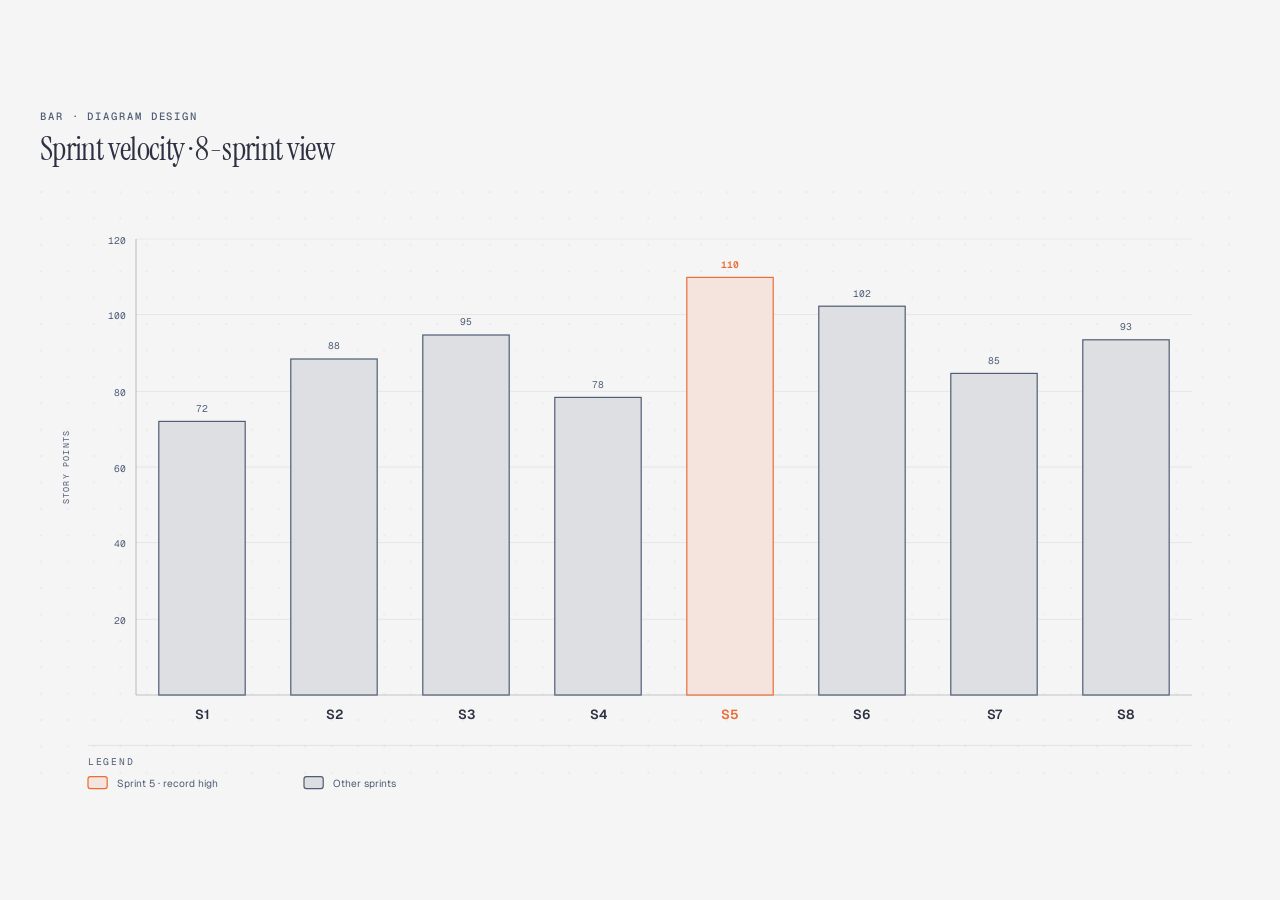
<file: skills/diagram-design/assets/example-bar.html>
<!DOCTYPE html>
<html lang="en">
<head>
  <meta charset="UTF-8">
  <meta name="viewport" content="width=device-width, initial-scale=1.0">
  <title>Sprint velocity · Bar chart</title>
  <link href="https://fonts.googleapis.com/css2?family=Instrument+Serif:ital@0;1&family=Geist:wght@400;500;600&family=Geist+Mono:wght@400;500;600&display=swap" rel="stylesheet">
  <style>
    *, *::before, *::after { box-sizing: border-box; margin: 0; padding: 0; }
    :root {
      --color-paper:  #f5f5f5;
      --color-ink:    #2d3142;
      --color-muted:  #4f5d75;
      --color-accent: #eb6c36;
      --font-sans:    'Geist', system-ui, sans-serif;
      --font-serif:   'Instrument Serif', serif;
      --font-mono:    'Geist Mono', ui-monospace, monospace;
    }
    body { font-family: var(--font-sans); background: var(--color-paper); color: var(--color-ink); min-height: 100vh; display: flex; align-items: center; justify-content: center; padding: 3rem 2rem; }
    .frame { max-width: 1200px; width: 100%; }
    .eyebrow { font-family: var(--font-mono); font-size: 0.66rem; font-weight: 500; letter-spacing: 0.18em; text-transform: uppercase; color: var(--color-muted); margin-bottom: 0.5rem; }
    h1 { font-family: var(--font-serif); font-size: clamp(1.5rem, 2.4vw + 0.75rem, 2rem); font-weight: 400; letter-spacing: -0.02em; line-height: 1.15; margin-bottom: 1.5rem; }
    svg { width: 100%; min-width: 760px; display: block; }
  </style>
</head>
<body>
  <div class="frame">
    <p class="eyebrow">Bar · Diagram Design</p>
    <h1>Sprint velocity · 8-sprint view</h1>

    <svg viewBox="0 0 1000 500" xmlns="http://www.w3.org/2000/svg" role="img" aria-labelledby="bar-title bar-desc">
      <title id="bar-title">Sprint velocity · 8-sprint view</title>
      <desc id="bar-desc">Bar chart showing story points delivered across sprints S1 through S8, with Sprint 5 as the record high.</desc>
      <defs>
        <pattern id="dots" width="22" height="22" patternUnits="userSpaceOnUse">
          <circle cx="1" cy="1" r="0.9" fill="rgba(45,49,66,0.10)"/>
        </pattern>
      </defs>

      <rect width="100%" height="100%" fill="#f5f5f5"/>
      <rect width="100%" height="100%" fill="url(#dots)" opacity="0.55"/>

      <!-- Y-axis rotated label -->
      <text transform="rotate(-90 24 230)" x="24" y="230" fill="#4f5d75" font-size="7" font-family="'Geist Mono', monospace" letter-spacing="0.14em" text-anchor="middle">STORY POINTS</text>

      <!-- Horizontal gridlines (drawn before bars) -->
      <line x1="80" y1="357" x2="960" y2="357" stroke="rgba(45,49,66,0.08)" stroke-width="0.8"/>
      <line x1="80" y1="293" x2="960" y2="293" stroke="rgba(45,49,66,0.08)" stroke-width="0.8"/>
      <line x1="80" y1="230" x2="960" y2="230" stroke="rgba(45,49,66,0.08)" stroke-width="0.8"/>
      <line x1="80" y1="167" x2="960" y2="167" stroke="rgba(45,49,66,0.08)" stroke-width="0.8"/>
      <line x1="80" y1="103" x2="960" y2="103" stroke="rgba(45,49,66,0.08)" stroke-width="0.8"/>
      <line x1="80" y1="40"  x2="960" y2="40"  stroke="rgba(45,49,66,0.06)" stroke-width="0.8"/>

      <!-- Y-axis line and X-axis baseline -->
      <line x1="80" y1="40" x2="80" y2="420" stroke="rgba(45,49,66,0.25)" stroke-width="1"/>
      <line x1="80" y1="420" x2="960" y2="420" stroke="rgba(45,49,66,0.25)" stroke-width="1"/>

      <!-- Y-axis tick labels -->
      <text x="72" y="361" fill="#4f5d75" font-size="8" font-family="'Geist Mono', monospace" text-anchor="end">20</text>
      <text x="72" y="297" fill="#4f5d75" font-size="8" font-family="'Geist Mono', monospace" text-anchor="end">40</text>
      <text x="72" y="234" fill="#4f5d75" font-size="8" font-family="'Geist Mono', monospace" text-anchor="end">60</text>
      <text x="72" y="171" fill="#4f5d75" font-size="8" font-family="'Geist Mono', monospace" text-anchor="end">80</text>
      <text x="72" y="107" fill="#4f5d75" font-size="8" font-family="'Geist Mono', monospace" text-anchor="end">100</text>
      <text x="72" y="44"  fill="#4f5d75" font-size="8" font-family="'Geist Mono', monospace" text-anchor="end">120</text>

      <!-- ─── BARS (pitch=110, width=72, pad=19) ─── -->
      <!-- S1: v=72, h=228, y=192 -->
      <rect x="99" y="192" width="72" height="228" fill="#f5f5f5"/>
      <rect x="99" y="192" width="72" height="228" fill="rgba(79,93,117,0.15)" stroke="#4f5d75" stroke-width="1"/>
      <text x="135" y="184" fill="#4f5d75" font-size="8" font-family="'Geist Mono', monospace" text-anchor="middle">72</text>

      <!-- S2: v=88, h=280, y=140 -->
      <rect x="209" y="140" width="72" height="280" fill="#f5f5f5"/>
      <rect x="209" y="140" width="72" height="280" fill="rgba(79,93,117,0.15)" stroke="#4f5d75" stroke-width="1"/>
      <text x="245" y="132" fill="#4f5d75" font-size="8" font-family="'Geist Mono', monospace" text-anchor="middle">88</text>

      <!-- S3: v=95, h=300, y=120 -->
      <rect x="319" y="120" width="72" height="300" fill="#f5f5f5"/>
      <rect x="319" y="120" width="72" height="300" fill="rgba(79,93,117,0.15)" stroke="#4f5d75" stroke-width="1"/>
      <text x="355" y="112" fill="#4f5d75" font-size="8" font-family="'Geist Mono', monospace" text-anchor="middle">95</text>

      <!-- S4: v=78, h=248, y=172 -->
      <rect x="429" y="172" width="72" height="248" fill="#f5f5f5"/>
      <rect x="429" y="172" width="72" height="248" fill="rgba(79,93,117,0.15)" stroke="#4f5d75" stroke-width="1"/>
      <text x="465" y="164" fill="#4f5d75" font-size="8" font-family="'Geist Mono', monospace" text-anchor="middle">78</text>

      <!-- S5 FOCAL: v=110, h=348, y=72 -->
      <rect x="539" y="72" width="72" height="348" fill="#f5f5f5"/>
      <rect x="539" y="72" width="72" height="348" fill="rgba(235,108,54,0.12)" stroke="#eb6c36" stroke-width="1"/>
      <text x="575" y="64" fill="#eb6c36" font-size="8" font-family="'Geist Mono', monospace" text-anchor="middle" font-weight="600">110</text>

      <!-- S6: v=102, h=324, y=96 -->
      <rect x="649" y="96" width="72" height="324" fill="#f5f5f5"/>
      <rect x="649" y="96" width="72" height="324" fill="rgba(79,93,117,0.15)" stroke="#4f5d75" stroke-width="1"/>
      <text x="685" y="88" fill="#4f5d75" font-size="8" font-family="'Geist Mono', monospace" text-anchor="middle">102</text>

      <!-- S7: v=85, h=268, y=152 -->
      <rect x="759" y="152" width="72" height="268" fill="#f5f5f5"/>
      <rect x="759" y="152" width="72" height="268" fill="rgba(79,93,117,0.15)" stroke="#4f5d75" stroke-width="1"/>
      <text x="795" y="144" fill="#4f5d75" font-size="8" font-family="'Geist Mono', monospace" text-anchor="middle">85</text>

      <!-- S8: v=93, h=296, y=124 -->
      <rect x="869" y="124" width="72" height="296" fill="#f5f5f5"/>
      <rect x="869" y="124" width="72" height="296" fill="rgba(79,93,117,0.15)" stroke="#4f5d75" stroke-width="1"/>
      <text x="905" y="116" fill="#4f5d75" font-size="8" font-family="'Geist Mono', monospace" text-anchor="middle">93</text>

      <!-- X-axis category labels -->
      <text x="135" y="440" fill="#2d3142" font-size="11" font-weight="600" font-family="'Geist', sans-serif" text-anchor="middle">S1</text>
      <text x="245" y="440" fill="#2d3142" font-size="11" font-weight="600" font-family="'Geist', sans-serif" text-anchor="middle">S2</text>
      <text x="355" y="440" fill="#2d3142" font-size="11" font-weight="600" font-family="'Geist', sans-serif" text-anchor="middle">S3</text>
      <text x="465" y="440" fill="#2d3142" font-size="11" font-weight="600" font-family="'Geist', sans-serif" text-anchor="middle">S4</text>
      <text x="575" y="440" fill="#eb6c36" font-size="11" font-weight="600" font-family="'Geist', sans-serif" text-anchor="middle">S5</text>
      <text x="685" y="440" fill="#2d3142" font-size="11" font-weight="600" font-family="'Geist', sans-serif" text-anchor="middle">S6</text>
      <text x="795" y="440" fill="#2d3142" font-size="11" font-weight="600" font-family="'Geist', sans-serif" text-anchor="middle">S7</text>
      <text x="905" y="440" fill="#2d3142" font-size="11" font-weight="600" font-family="'Geist', sans-serif" text-anchor="middle">S8</text>

      <!-- Legend -->
      <line x1="40" y1="462" x2="960" y2="462" stroke="rgba(45,49,66,0.10)" stroke-width="0.8"/>
      <text x="40" y="478" fill="#4f5d75" font-size="8" font-family="'Geist Mono', monospace" letter-spacing="0.18em">LEGEND</text>

      <rect x="40" y="488" width="16" height="10" rx="2" fill="rgba(235,108,54,0.12)" stroke="#eb6c36" stroke-width="1"/>
      <text x="64" y="497" fill="#4f5d75" font-size="8.5" font-family="'Geist', sans-serif">Sprint 5 · record high</text>

      <rect x="220" y="488" width="16" height="10" rx="2" fill="rgba(79,93,117,0.15)" stroke="#4f5d75" stroke-width="1"/>
      <text x="244" y="497" fill="#4f5d75" font-size="8.5" font-family="'Geist', sans-serif">Other sprints</text>
    </svg>
  </div>
</body>
</html>
</file>
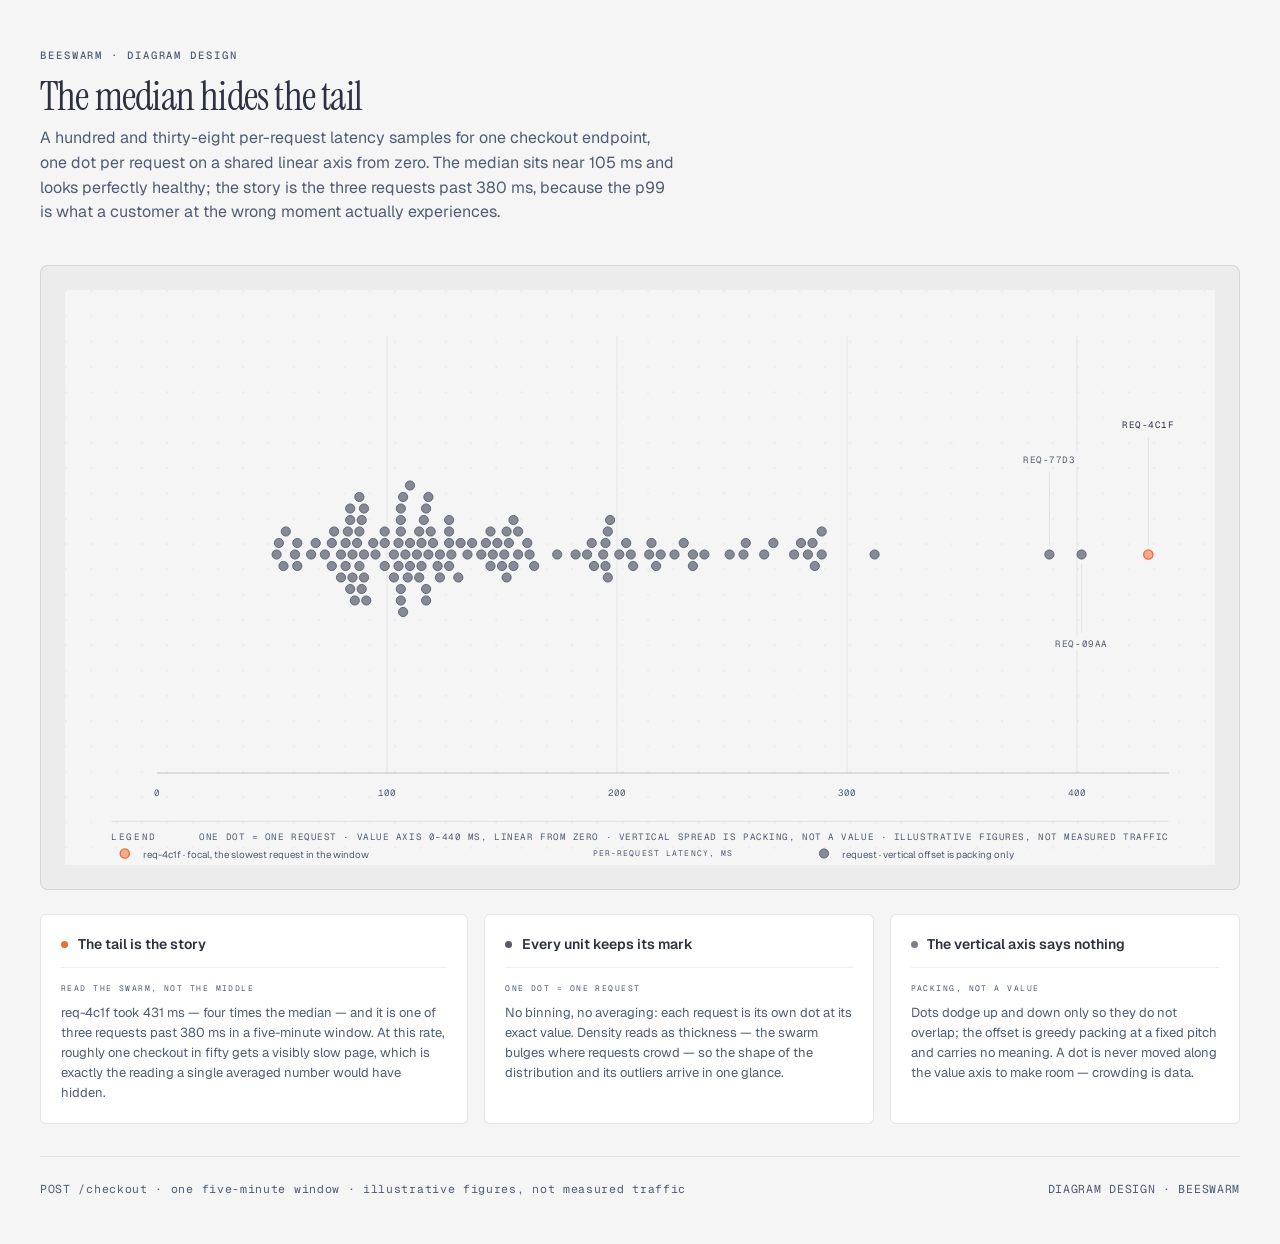
<file: skills/diagram-design/assets/example-beeswarm-full.html>
<!DOCTYPE html>
<html lang="en">
<head>
  <meta charset="UTF-8">
  <meta name="viewport" content="width=device-width, initial-scale=1.0">
  <title>Per-request latency, one dot per request · Beeswarm</title>
  <link href="https://fonts.googleapis.com/css2?family=Instrument+Serif:ital@0;1&family=Geist:wght@400;500;600&family=Geist+Mono:wght@400;500;600&display=swap" rel="stylesheet">
  <style>
    *, *::before, *::after { box-sizing: border-box; margin: 0; padding: 0; }
    :root { --color-paper:#f5f5f5; --color-paper-2:#ececec; --color-ink:#2d3142; --color-muted:#4f5d75; --color-soft:#7a8399; --color-rule:rgba(45,49,66,0.12); --color-accent:#eb6c36; --font-sans:'Geist',system-ui,sans-serif; --font-serif:'Instrument Serif',serif; --font-mono:'Geist Mono',ui-monospace,monospace; }
    body { font-family: var(--font-sans); background: var(--color-paper); min-height: 100vh; padding: 3rem 2rem; color: var(--color-ink); }
    .container { max-width: 1200px; margin: 0 auto; }
    .header { margin-bottom: 2.5rem; }
    .header-eyebrow { font-family: var(--font-mono); font-size: 0.66rem; font-weight: 500; letter-spacing: 0.18em; text-transform: uppercase; color: var(--color-muted); margin-bottom: 0.75rem; }
    h1 { font-family: var(--font-serif); font-size: clamp(1.75rem, 3vw + 1rem, 2.5rem); font-weight: 400; letter-spacing: -0.02em; line-height: 1.1; margin-bottom: 0.5rem; }
    .subtitle { font-size: 1rem; line-height: 1.55; color: var(--color-muted); max-width: 58ch; }
    .diagram-container { background: var(--color-paper-2); border-radius: 8px; border: 1px solid var(--color-rule); padding: 1.5rem; overflow-x: auto; }
    svg { width: 100%; min-width: 760px; display: block; }
    .cards { display: grid; grid-template-columns: 1.1fr 1fr 0.9fr; gap: 1rem; margin-top: 1.5rem; }
    @media (max-width: 720px) { .cards { grid-template-columns: 1fr; } }
    .card { background: #fff; border-radius: 6px; border: 1px solid var(--color-rule); padding: 1.25rem; }
    .card .eyebrow { font-family: var(--font-mono); font-size: 0.5rem; letter-spacing: 0.18em; text-transform: uppercase; color: var(--color-muted); margin-bottom: 0.5rem; }
    .card-header { display: flex; align-items: center; gap: 0.6rem; margin-bottom: 0.875rem; padding-bottom: 0.875rem; border-bottom: 1px solid rgba(45,49,66,0.08); }
    .card-dot { width: 7px; height: 7px; border-radius: 50%; }
    .card-dot.coral { background: var(--color-accent); }
    .card-dot.ink-strong { background: rgba(45,49,66,0.80); }
    .card-dot.ink-light { background: rgba(45,49,66,0.62); }
    .card h3 { font-size: 0.875rem; font-weight: 600; }
    .card p { color: var(--color-muted); font-size: 0.8125rem; line-height: 1.55; }
    .footer { margin-top: 2rem; padding-top: 1.5rem; border-top: 1px solid rgba(45,49,66,0.10); font-family: var(--font-mono); font-size: 0.72rem; letter-spacing: 0.06em; color: var(--color-muted); display: flex; justify-content: space-between; flex-wrap: wrap; gap: 0.5rem; }
  </style>
</head>
<body>
  <div class="container">
    <div class="header">
      <p class="header-eyebrow">Beeswarm · Diagram Design</p>
      <h1>The median hides the tail</h1>
      <p class="subtitle">A hundred and thirty-eight per-request latency samples for one checkout endpoint, one dot per request on a shared linear axis from zero. The median sits near 105&nbsp;ms and looks perfectly healthy; the story is the three requests past 380&nbsp;ms, because the p99 is what a customer at the wrong moment actually experiences.</p>
    </div>
    <div class="diagram-container">
      <!-- Value axis: 0-440ms over 880px, x = 80 + 2*ms, linear from zero.
           The vertical (swarm) axis carries NO meaning: each dot's y offset is
           greedy packing at pitch 10 (2r+2) around the y=230 midline, first
           free slot alternating above/below, and overlap is never resolved by
           moving a dot along the value axis. scripts/verify-beeswarm.py derives
           the value scale from the dots themselves and flags any dot that
           disagrees with its peers, any overlapping pair, and any second dot
           radius or non-focal fill. -->
      <svg viewBox="0 0 1000 500" xmlns="http://www.w3.org/2000/svg" role="img" aria-labelledby="beeswarm-full-title beeswarm-full-desc">
        <title id="beeswarm-full-title">The median hides the tail</title>
        <desc id="beeswarm-full-desc">Beeswarm of 138 per-request latency samples for one checkout endpoint on a shared linear value axis from zero; vertical spread is packing only and carries no value, and three requests past 380 ms form the p99 tail.</desc>
        <defs>
          <pattern id="dots" width="22" height="22" patternUnits="userSpaceOnUse">
            <circle cx="1" cy="1" r="0.9" fill="rgba(45,49,66,0.10)"/>
          </pattern>
        </defs>

        <rect width="100%" height="100%" fill="#f5f5f5"/>
        <rect width="100%" height="100%" fill="url(#dots)" opacity="0.55"/>

        <!-- Axis caption -->
        <text x="520" y="492" fill="#4f5d75" font-size="7" font-family="'Geist Mono', monospace" letter-spacing="0.14em" text-anchor="middle">PER-REQUEST LATENCY, MS</text>

        <!-- Vertical gridlines only: the swarm axis has no scale to grid.
             A horizontal rule through the band would invite reading the
             packing offsets as values, which they are not. -->
        <line x1="280" y1="40" x2="280" y2="420" stroke="rgba(45,49,66,0.08)" stroke-width="0.8"/>
        <line x1="480" y1="40" x2="480" y2="420" stroke="rgba(45,49,66,0.08)" stroke-width="0.8"/>
        <line x1="680" y1="40" x2="680" y2="420" stroke="rgba(45,49,66,0.08)" stroke-width="0.8"/>
        <line x1="880" y1="40" x2="880" y2="420" stroke="rgba(45,49,66,0.08)" stroke-width="0.8"/>

        <!-- Value axis, from zero. -->
        <line x1="80" y1="420" x2="960" y2="420" stroke="rgba(45,49,66,0.25)" stroke-width="1"/>

        <!-- Tick labels are BOUND: data-tick names the (one) value axis and
             data-value the number the tick claims to sit at. verify-beeswarm.py
             cross-checks each against the scale the dots themselves describe. -->
        <text data-tick="x" data-value="0" x="80" y="440" fill="#4f5d75" font-size="8" font-family="'Geist Mono', monospace" text-anchor="middle">0</text>
        <text data-tick="x" data-value="100" x="280" y="440" fill="#4f5d75" font-size="8" font-family="'Geist Mono', monospace" text-anchor="middle">100</text>
        <text data-tick="x" data-value="200" x="480" y="440" fill="#4f5d75" font-size="8" font-family="'Geist Mono', monospace" text-anchor="middle">200</text>
        <text data-tick="x" data-value="300" x="680" y="440" fill="#4f5d75" font-size="8" font-family="'Geist Mono', monospace" text-anchor="middle">300</text>
        <text data-tick="x" data-value="400" x="880" y="440" fill="#4f5d75" font-size="8" font-family="'Geist Mono', monospace" text-anchor="middle">400</text>

        <!-- ─── THE SWARM. One dot = one request, every dot exactly at its
             value on the shared axis; the vertical offset is the greedy dodge
             and states nothing. One radius for every dot (size as a second
             encoding is a bubble chart) and one ink fill for every non-focal
             dot (opacity as a value encoding is banned while dodging). Each
             dot sits on a paper underlay so gridlines do not show through
             the translucent fill. -->
        <circle cx="184" cy="230" r="4" fill="#f5f5f5"/>
        <circle data-value="52" cx="184" cy="230" r="4" fill="rgba(45,49,66,0.55)" stroke="#4f5d75" stroke-width="0.75"/>
        <circle cx="186" cy="220" r="4" fill="#f5f5f5"/>
        <circle data-value="53" cx="186" cy="220" r="4" fill="rgba(45,49,66,0.55)" stroke="#4f5d75" stroke-width="0.75"/>
        <circle cx="190" cy="240" r="4" fill="#f5f5f5"/>
        <circle data-value="55" cx="190" cy="240" r="4" fill="rgba(45,49,66,0.55)" stroke="#4f5d75" stroke-width="0.75"/>
        <circle cx="192" cy="210" r="4" fill="#f5f5f5"/>
        <circle data-value="56" cx="192" cy="210" r="4" fill="rgba(45,49,66,0.55)" stroke="#4f5d75" stroke-width="0.75"/>
        <circle cx="200" cy="230" r="4" fill="#f5f5f5"/>
        <circle data-value="60" cx="200" cy="230" r="4" fill="rgba(45,49,66,0.55)" stroke="#4f5d75" stroke-width="0.75"/>
        <circle cx="202" cy="220" r="4" fill="#f5f5f5"/>
        <circle data-value="61" cx="202" cy="220" r="4" fill="rgba(45,49,66,0.55)" stroke="#4f5d75" stroke-width="0.75"/>
        <circle cx="202" cy="240" r="4" fill="#f5f5f5"/>
        <circle data-value="61" cx="202" cy="240" r="4" fill="rgba(45,49,66,0.55)" stroke="#4f5d75" stroke-width="0.75"/>
        <circle cx="214" cy="230" r="4" fill="#f5f5f5"/>
        <circle data-value="67" cx="214" cy="230" r="4" fill="rgba(45,49,66,0.55)" stroke="#4f5d75" stroke-width="0.75"/>
        <circle cx="218" cy="220" r="4" fill="#f5f5f5"/>
        <circle data-value="69" cx="218" cy="220" r="4" fill="rgba(45,49,66,0.55)" stroke="#4f5d75" stroke-width="0.75"/>
        <circle cx="226" cy="230" r="4" fill="#f5f5f5"/>
        <circle data-value="73" cx="226" cy="230" r="4" fill="rgba(45,49,66,0.55)" stroke="#4f5d75" stroke-width="0.75"/>
        <circle cx="232" cy="220" r="4" fill="#f5f5f5"/>
        <circle data-value="76" cx="232" cy="220" r="4" fill="rgba(45,49,66,0.55)" stroke="#4f5d75" stroke-width="0.75"/>
        <circle cx="232" cy="240" r="4" fill="#f5f5f5"/>
        <circle data-value="76" cx="232" cy="240" r="4" fill="rgba(45,49,66,0.55)" stroke="#4f5d75" stroke-width="0.75"/>
        <circle cx="234" cy="210" r="4" fill="#f5f5f5"/>
        <circle data-value="77" cx="234" cy="210" r="4" fill="rgba(45,49,66,0.55)" stroke="#4f5d75" stroke-width="0.75"/>
        <circle cx="240" cy="230" r="4" fill="#f5f5f5"/>
        <circle data-value="80" cx="240" cy="230" r="4" fill="rgba(45,49,66,0.55)" stroke="#4f5d75" stroke-width="0.75"/>
        <circle cx="240" cy="250" r="4" fill="#f5f5f5"/>
        <circle data-value="80" cx="240" cy="250" r="4" fill="rgba(45,49,66,0.55)" stroke="#4f5d75" stroke-width="0.75"/>
        <circle cx="244" cy="220" r="4" fill="#f5f5f5"/>
        <circle data-value="82" cx="244" cy="220" r="4" fill="rgba(45,49,66,0.55)" stroke="#4f5d75" stroke-width="0.75"/>
        <circle cx="244" cy="240" r="4" fill="#f5f5f5"/>
        <circle data-value="82" cx="244" cy="240" r="4" fill="rgba(45,49,66,0.55)" stroke="#4f5d75" stroke-width="0.75"/>
        <circle cx="246" cy="210" r="4" fill="#f5f5f5"/>
        <circle data-value="83" cx="246" cy="210" r="4" fill="rgba(45,49,66,0.55)" stroke="#4f5d75" stroke-width="0.75"/>
        <circle cx="248" cy="200" r="4" fill="#f5f5f5"/>
        <circle data-value="84" cx="248" cy="200" r="4" fill="rgba(45,49,66,0.55)" stroke="#4f5d75" stroke-width="0.75"/>
        <circle cx="248" cy="260" r="4" fill="#f5f5f5"/>
        <circle data-value="84" cx="248" cy="260" r="4" fill="rgba(45,49,66,0.55)" stroke="#4f5d75" stroke-width="0.75"/>
        <circle cx="248" cy="190" r="4" fill="#f5f5f5"/>
        <circle data-value="84" cx="248" cy="190" r="4" fill="rgba(45,49,66,0.55)" stroke="#4f5d75" stroke-width="0.75"/>
        <circle cx="250" cy="230" r="4" fill="#f5f5f5"/>
        <circle data-value="85" cx="250" cy="230" r="4" fill="rgba(45,49,66,0.55)" stroke="#4f5d75" stroke-width="0.75"/>
        <circle cx="250" cy="250" r="4" fill="#f5f5f5"/>
        <circle data-value="85" cx="250" cy="250" r="4" fill="rgba(45,49,66,0.55)" stroke="#4f5d75" stroke-width="0.75"/>
        <circle cx="252" cy="270" r="4" fill="#f5f5f5"/>
        <circle data-value="86" cx="252" cy="270" r="4" fill="rgba(45,49,66,0.55)" stroke="#4f5d75" stroke-width="0.75"/>
        <circle cx="254" cy="220" r="4" fill="#f5f5f5"/>
        <circle data-value="87" cx="254" cy="220" r="4" fill="rgba(45,49,66,0.55)" stroke="#4f5d75" stroke-width="0.75"/>
        <circle cx="256" cy="240" r="4" fill="#f5f5f5"/>
        <circle data-value="88" cx="256" cy="240" r="4" fill="rgba(45,49,66,0.55)" stroke="#4f5d75" stroke-width="0.75"/>
        <circle cx="256" cy="210" r="4" fill="#f5f5f5"/>
        <circle data-value="88" cx="256" cy="210" r="4" fill="rgba(45,49,66,0.55)" stroke="#4f5d75" stroke-width="0.75"/>
        <circle cx="256" cy="180" r="4" fill="#f5f5f5"/>
        <circle data-value="88" cx="256" cy="180" r="4" fill="rgba(45,49,66,0.55)" stroke="#4f5d75" stroke-width="0.75"/>
        <circle cx="258" cy="200" r="4" fill="#f5f5f5"/>
        <circle data-value="89" cx="258" cy="200" r="4" fill="rgba(45,49,66,0.55)" stroke="#4f5d75" stroke-width="0.75"/>
        <circle cx="258" cy="260" r="4" fill="#f5f5f5"/>
        <circle data-value="89" cx="258" cy="260" r="4" fill="rgba(45,49,66,0.55)" stroke="#4f5d75" stroke-width="0.75"/>
        <circle cx="260" cy="230" r="4" fill="#f5f5f5"/>
        <circle data-value="90" cx="260" cy="230" r="4" fill="rgba(45,49,66,0.55)" stroke="#4f5d75" stroke-width="0.75"/>
        <circle cx="260" cy="250" r="4" fill="#f5f5f5"/>
        <circle data-value="90" cx="260" cy="250" r="4" fill="rgba(45,49,66,0.55)" stroke="#4f5d75" stroke-width="0.75"/>
        <circle cx="260" cy="190" r="4" fill="#f5f5f5"/>
        <circle data-value="90" cx="260" cy="190" r="4" fill="rgba(45,49,66,0.55)" stroke="#4f5d75" stroke-width="0.75"/>
        <circle cx="262" cy="270" r="4" fill="#f5f5f5"/>
        <circle data-value="91" cx="262" cy="270" r="4" fill="rgba(45,49,66,0.55)" stroke="#4f5d75" stroke-width="0.75"/>
        <circle cx="268" cy="220" r="4" fill="#f5f5f5"/>
        <circle data-value="94" cx="268" cy="220" r="4" fill="rgba(45,49,66,0.55)" stroke="#4f5d75" stroke-width="0.75"/>
        <circle cx="270" cy="230" r="4" fill="#f5f5f5"/>
        <circle data-value="95" cx="270" cy="230" r="4" fill="rgba(45,49,66,0.55)" stroke="#4f5d75" stroke-width="0.75"/>
        <circle cx="278" cy="220" r="4" fill="#f5f5f5"/>
        <circle data-value="99" cx="278" cy="220" r="4" fill="rgba(45,49,66,0.55)" stroke="#4f5d75" stroke-width="0.75"/>
        <circle cx="278" cy="240" r="4" fill="#f5f5f5"/>
        <circle data-value="99" cx="278" cy="240" r="4" fill="rgba(45,49,66,0.55)" stroke="#4f5d75" stroke-width="0.75"/>
        <circle cx="278" cy="210" r="4" fill="#f5f5f5"/>
        <circle data-value="99" cx="278" cy="210" r="4" fill="rgba(45,49,66,0.55)" stroke="#4f5d75" stroke-width="0.75"/>
        <circle cx="286" cy="230" r="4" fill="#f5f5f5"/>
        <circle data-value="103" cx="286" cy="230" r="4" fill="rgba(45,49,66,0.55)" stroke="#4f5d75" stroke-width="0.75"/>
        <circle cx="286" cy="250" r="4" fill="#f5f5f5"/>
        <circle data-value="103" cx="286" cy="250" r="4" fill="rgba(45,49,66,0.55)" stroke="#4f5d75" stroke-width="0.75"/>
        <circle cx="290" cy="220" r="4" fill="#f5f5f5"/>
        <circle data-value="105" cx="290" cy="220" r="4" fill="rgba(45,49,66,0.55)" stroke="#4f5d75" stroke-width="0.75"/>
        <circle cx="290" cy="240" r="4" fill="#f5f5f5"/>
        <circle data-value="105" cx="290" cy="240" r="4" fill="rgba(45,49,66,0.55)" stroke="#4f5d75" stroke-width="0.75"/>
        <circle cx="292" cy="210" r="4" fill="#f5f5f5"/>
        <circle data-value="106" cx="292" cy="210" r="4" fill="rgba(45,49,66,0.55)" stroke="#4f5d75" stroke-width="0.75"/>
        <circle cx="292" cy="200" r="4" fill="#f5f5f5"/>
        <circle data-value="106" cx="292" cy="200" r="4" fill="rgba(45,49,66,0.55)" stroke="#4f5d75" stroke-width="0.75"/>
        <circle cx="292" cy="260" r="4" fill="#f5f5f5"/>
        <circle data-value="106" cx="292" cy="260" r="4" fill="rgba(45,49,66,0.55)" stroke="#4f5d75" stroke-width="0.75"/>
        <circle cx="292" cy="190" r="4" fill="#f5f5f5"/>
        <circle data-value="106" cx="292" cy="190" r="4" fill="rgba(45,49,66,0.55)" stroke="#4f5d75" stroke-width="0.75"/>
        <circle cx="292" cy="270" r="4" fill="#f5f5f5"/>
        <circle data-value="106" cx="292" cy="270" r="4" fill="rgba(45,49,66,0.55)" stroke="#4f5d75" stroke-width="0.75"/>
        <circle cx="294" cy="180" r="4" fill="#f5f5f5"/>
        <circle data-value="107" cx="294" cy="180" r="4" fill="rgba(45,49,66,0.55)" stroke="#4f5d75" stroke-width="0.75"/>
        <circle cx="294" cy="280" r="4" fill="#f5f5f5"/>
        <circle data-value="107" cx="294" cy="280" r="4" fill="rgba(45,49,66,0.55)" stroke="#4f5d75" stroke-width="0.75"/>
        <circle cx="296" cy="230" r="4" fill="#f5f5f5"/>
        <circle data-value="108" cx="296" cy="230" r="4" fill="rgba(45,49,66,0.55)" stroke="#4f5d75" stroke-width="0.75"/>
        <circle cx="298" cy="250" r="4" fill="#f5f5f5"/>
        <circle data-value="109" cx="298" cy="250" r="4" fill="rgba(45,49,66,0.55)" stroke="#4f5d75" stroke-width="0.75"/>
        <circle cx="300" cy="220" r="4" fill="#f5f5f5"/>
        <circle data-value="110" cx="300" cy="220" r="4" fill="rgba(45,49,66,0.55)" stroke="#4f5d75" stroke-width="0.75"/>
        <circle cx="300" cy="240" r="4" fill="#f5f5f5"/>
        <circle data-value="110" cx="300" cy="240" r="4" fill="rgba(45,49,66,0.55)" stroke="#4f5d75" stroke-width="0.75"/>
        <circle cx="300" cy="170" r="4" fill="#f5f5f5"/>
        <circle data-value="110" cx="300" cy="170" r="4" fill="rgba(45,49,66,0.55)" stroke="#4f5d75" stroke-width="0.75"/>
        <circle cx="306" cy="230" r="4" fill="#f5f5f5"/>
        <circle data-value="113" cx="306" cy="230" r="4" fill="rgba(45,49,66,0.55)" stroke="#4f5d75" stroke-width="0.75"/>
        <circle cx="308" cy="210" r="4" fill="#f5f5f5"/>
        <circle data-value="114" cx="308" cy="210" r="4" fill="rgba(45,49,66,0.55)" stroke="#4f5d75" stroke-width="0.75"/>
        <circle cx="308" cy="250" r="4" fill="#f5f5f5"/>
        <circle data-value="114" cx="308" cy="250" r="4" fill="rgba(45,49,66,0.55)" stroke="#4f5d75" stroke-width="0.75"/>
        <circle cx="310" cy="220" r="4" fill="#f5f5f5"/>
        <circle data-value="115" cx="310" cy="220" r="4" fill="rgba(45,49,66,0.55)" stroke="#4f5d75" stroke-width="0.75"/>
        <circle cx="310" cy="240" r="4" fill="#f5f5f5"/>
        <circle data-value="115" cx="310" cy="240" r="4" fill="rgba(45,49,66,0.55)" stroke="#4f5d75" stroke-width="0.75"/>
        <circle cx="312" cy="200" r="4" fill="#f5f5f5"/>
        <circle data-value="116" cx="312" cy="200" r="4" fill="rgba(45,49,66,0.55)" stroke="#4f5d75" stroke-width="0.75"/>
        <circle cx="314" cy="260" r="4" fill="#f5f5f5"/>
        <circle data-value="117" cx="314" cy="260" r="4" fill="rgba(45,49,66,0.55)" stroke="#4f5d75" stroke-width="0.75"/>
        <circle cx="314" cy="190" r="4" fill="#f5f5f5"/>
        <circle data-value="117" cx="314" cy="190" r="4" fill="rgba(45,49,66,0.55)" stroke="#4f5d75" stroke-width="0.75"/>
        <circle cx="314" cy="270" r="4" fill="#f5f5f5"/>
        <circle data-value="117" cx="314" cy="270" r="4" fill="rgba(45,49,66,0.55)" stroke="#4f5d75" stroke-width="0.75"/>
        <circle cx="316" cy="230" r="4" fill="#f5f5f5"/>
        <circle data-value="118" cx="316" cy="230" r="4" fill="rgba(45,49,66,0.55)" stroke="#4f5d75" stroke-width="0.75"/>
        <circle cx="316" cy="180" r="4" fill="#f5f5f5"/>
        <circle data-value="118" cx="316" cy="180" r="4" fill="rgba(45,49,66,0.55)" stroke="#4f5d75" stroke-width="0.75"/>
        <circle cx="318" cy="210" r="4" fill="#f5f5f5"/>
        <circle data-value="119" cx="318" cy="210" r="4" fill="rgba(45,49,66,0.55)" stroke="#4f5d75" stroke-width="0.75"/>
        <circle cx="320" cy="220" r="4" fill="#f5f5f5"/>
        <circle data-value="120" cx="320" cy="220" r="4" fill="rgba(45,49,66,0.55)" stroke="#4f5d75" stroke-width="0.75"/>
        <circle cx="324" cy="240" r="4" fill="#f5f5f5"/>
        <circle data-value="122" cx="324" cy="240" r="4" fill="rgba(45,49,66,0.55)" stroke="#4f5d75" stroke-width="0.75"/>
        <circle cx="326" cy="230" r="4" fill="#f5f5f5"/>
        <circle data-value="123" cx="326" cy="230" r="4" fill="rgba(45,49,66,0.55)" stroke="#4f5d75" stroke-width="0.75"/>
        <circle cx="326" cy="250" r="4" fill="#f5f5f5"/>
        <circle data-value="123" cx="326" cy="250" r="4" fill="rgba(45,49,66,0.55)" stroke="#4f5d75" stroke-width="0.75"/>
        <circle cx="334" cy="220" r="4" fill="#f5f5f5"/>
        <circle data-value="127" cx="334" cy="220" r="4" fill="rgba(45,49,66,0.55)" stroke="#4f5d75" stroke-width="0.75"/>
        <circle cx="334" cy="240" r="4" fill="#f5f5f5"/>
        <circle data-value="127" cx="334" cy="240" r="4" fill="rgba(45,49,66,0.55)" stroke="#4f5d75" stroke-width="0.75"/>
        <circle cx="334" cy="210" r="4" fill="#f5f5f5"/>
        <circle data-value="127" cx="334" cy="210" r="4" fill="rgba(45,49,66,0.55)" stroke="#4f5d75" stroke-width="0.75"/>
        <circle cx="334" cy="200" r="4" fill="#f5f5f5"/>
        <circle data-value="127" cx="334" cy="200" r="4" fill="rgba(45,49,66,0.55)" stroke="#4f5d75" stroke-width="0.75"/>
        <circle cx="336" cy="230" r="4" fill="#f5f5f5"/>
        <circle data-value="128" cx="336" cy="230" r="4" fill="rgba(45,49,66,0.55)" stroke="#4f5d75" stroke-width="0.75"/>
        <circle cx="342" cy="250" r="4" fill="#f5f5f5"/>
        <circle data-value="131" cx="342" cy="250" r="4" fill="rgba(45,49,66,0.55)" stroke="#4f5d75" stroke-width="0.75"/>
        <circle cx="344" cy="220" r="4" fill="#f5f5f5"/>
        <circle data-value="132" cx="344" cy="220" r="4" fill="rgba(45,49,66,0.55)" stroke="#4f5d75" stroke-width="0.75"/>
        <circle cx="350" cy="230" r="4" fill="#f5f5f5"/>
        <circle data-value="135" cx="350" cy="230" r="4" fill="rgba(45,49,66,0.55)" stroke="#4f5d75" stroke-width="0.75"/>
        <circle cx="354" cy="220" r="4" fill="#f5f5f5"/>
        <circle data-value="137" cx="354" cy="220" r="4" fill="rgba(45,49,66,0.55)" stroke="#4f5d75" stroke-width="0.75"/>
        <circle cx="362" cy="230" r="4" fill="#f5f5f5"/>
        <circle data-value="141" cx="362" cy="230" r="4" fill="rgba(45,49,66,0.55)" stroke="#4f5d75" stroke-width="0.75"/>
        <circle cx="366" cy="220" r="4" fill="#f5f5f5"/>
        <circle data-value="143" cx="366" cy="220" r="4" fill="rgba(45,49,66,0.55)" stroke="#4f5d75" stroke-width="0.75"/>
        <circle cx="370" cy="240" r="4" fill="#f5f5f5"/>
        <circle data-value="145" cx="370" cy="240" r="4" fill="rgba(45,49,66,0.55)" stroke="#4f5d75" stroke-width="0.75"/>
        <circle cx="370" cy="210" r="4" fill="#f5f5f5"/>
        <circle data-value="145" cx="370" cy="210" r="4" fill="rgba(45,49,66,0.55)" stroke="#4f5d75" stroke-width="0.75"/>
        <circle cx="372" cy="230" r="4" fill="#f5f5f5"/>
        <circle data-value="146" cx="372" cy="230" r="4" fill="rgba(45,49,66,0.55)" stroke="#4f5d75" stroke-width="0.75"/>
        <circle cx="376" cy="220" r="4" fill="#f5f5f5"/>
        <circle data-value="148" cx="376" cy="220" r="4" fill="rgba(45,49,66,0.55)" stroke="#4f5d75" stroke-width="0.75"/>
        <circle cx="380" cy="240" r="4" fill="#f5f5f5"/>
        <circle data-value="150" cx="380" cy="240" r="4" fill="rgba(45,49,66,0.55)" stroke="#4f5d75" stroke-width="0.75"/>
        <circle cx="382" cy="230" r="4" fill="#f5f5f5"/>
        <circle data-value="151" cx="382" cy="230" r="4" fill="rgba(45,49,66,0.55)" stroke="#4f5d75" stroke-width="0.75"/>
        <circle cx="384" cy="210" r="4" fill="#f5f5f5"/>
        <circle data-value="152" cx="384" cy="210" r="4" fill="rgba(45,49,66,0.55)" stroke="#4f5d75" stroke-width="0.75"/>
        <circle cx="384" cy="250" r="4" fill="#f5f5f5"/>
        <circle data-value="152" cx="384" cy="250" r="4" fill="rgba(45,49,66,0.55)" stroke="#4f5d75" stroke-width="0.75"/>
        <circle cx="386" cy="220" r="4" fill="#f5f5f5"/>
        <circle data-value="153" cx="386" cy="220" r="4" fill="rgba(45,49,66,0.55)" stroke="#4f5d75" stroke-width="0.75"/>
        <circle cx="390" cy="240" r="4" fill="#f5f5f5"/>
        <circle data-value="155" cx="390" cy="240" r="4" fill="rgba(45,49,66,0.55)" stroke="#4f5d75" stroke-width="0.75"/>
        <circle cx="390" cy="200" r="4" fill="#f5f5f5"/>
        <circle data-value="155" cx="390" cy="200" r="4" fill="rgba(45,49,66,0.55)" stroke="#4f5d75" stroke-width="0.75"/>
        <circle cx="394" cy="230" r="4" fill="#f5f5f5"/>
        <circle data-value="157" cx="394" cy="230" r="4" fill="rgba(45,49,66,0.55)" stroke="#4f5d75" stroke-width="0.75"/>
        <circle cx="394" cy="210" r="4" fill="#f5f5f5"/>
        <circle data-value="157" cx="394" cy="210" r="4" fill="rgba(45,49,66,0.55)" stroke="#4f5d75" stroke-width="0.75"/>
        <circle cx="402" cy="220" r="4" fill="#f5f5f5"/>
        <circle data-value="161" cx="402" cy="220" r="4" fill="rgba(45,49,66,0.55)" stroke="#4f5d75" stroke-width="0.75"/>
        <circle cx="404" cy="230" r="4" fill="#f5f5f5"/>
        <circle data-value="162" cx="404" cy="230" r="4" fill="rgba(45,49,66,0.55)" stroke="#4f5d75" stroke-width="0.75"/>
        <circle cx="408" cy="240" r="4" fill="#f5f5f5"/>
        <circle data-value="164" cx="408" cy="240" r="4" fill="rgba(45,49,66,0.55)" stroke="#4f5d75" stroke-width="0.75"/>
        <circle cx="428" cy="230" r="4" fill="#f5f5f5"/>
        <circle data-value="174" cx="428" cy="230" r="4" fill="rgba(45,49,66,0.55)" stroke="#4f5d75" stroke-width="0.75"/>
        <circle cx="444" cy="230" r="4" fill="#f5f5f5"/>
        <circle data-value="182" cx="444" cy="230" r="4" fill="rgba(45,49,66,0.55)" stroke="#4f5d75" stroke-width="0.75"/>
        <circle cx="454" cy="230" r="4" fill="#f5f5f5"/>
        <circle data-value="187" cx="454" cy="230" r="4" fill="rgba(45,49,66,0.55)" stroke="#4f5d75" stroke-width="0.75"/>
        <circle cx="458" cy="220" r="4" fill="#f5f5f5"/>
        <circle data-value="189" cx="458" cy="220" r="4" fill="rgba(45,49,66,0.55)" stroke="#4f5d75" stroke-width="0.75"/>
        <circle cx="460" cy="240" r="4" fill="#f5f5f5"/>
        <circle data-value="190" cx="460" cy="240" r="4" fill="rgba(45,49,66,0.55)" stroke="#4f5d75" stroke-width="0.75"/>
        <circle cx="468" cy="230" r="4" fill="#f5f5f5"/>
        <circle data-value="194" cx="468" cy="230" r="4" fill="rgba(45,49,66,0.55)" stroke="#4f5d75" stroke-width="0.75"/>
        <circle cx="470" cy="220" r="4" fill="#f5f5f5"/>
        <circle data-value="195" cx="470" cy="220" r="4" fill="rgba(45,49,66,0.55)" stroke="#4f5d75" stroke-width="0.75"/>
        <circle cx="470" cy="240" r="4" fill="#f5f5f5"/>
        <circle data-value="195" cx="470" cy="240" r="4" fill="rgba(45,49,66,0.55)" stroke="#4f5d75" stroke-width="0.75"/>
        <circle cx="472" cy="210" r="4" fill="#f5f5f5"/>
        <circle data-value="196" cx="472" cy="210" r="4" fill="rgba(45,49,66,0.55)" stroke="#4f5d75" stroke-width="0.75"/>
        <circle cx="472" cy="250" r="4" fill="#f5f5f5"/>
        <circle data-value="196" cx="472" cy="250" r="4" fill="rgba(45,49,66,0.55)" stroke="#4f5d75" stroke-width="0.75"/>
        <circle cx="474" cy="200" r="4" fill="#f5f5f5"/>
        <circle data-value="197" cx="474" cy="200" r="4" fill="rgba(45,49,66,0.55)" stroke="#4f5d75" stroke-width="0.75"/>
        <circle cx="482" cy="230" r="4" fill="#f5f5f5"/>
        <circle data-value="201" cx="482" cy="230" r="4" fill="rgba(45,49,66,0.55)" stroke="#4f5d75" stroke-width="0.75"/>
        <circle cx="488" cy="220" r="4" fill="#f5f5f5"/>
        <circle data-value="204" cx="488" cy="220" r="4" fill="rgba(45,49,66,0.55)" stroke="#4f5d75" stroke-width="0.75"/>
        <circle cx="492" cy="230" r="4" fill="#f5f5f5"/>
        <circle data-value="206" cx="492" cy="230" r="4" fill="rgba(45,49,66,0.55)" stroke="#4f5d75" stroke-width="0.75"/>
        <circle cx="494" cy="240" r="4" fill="#f5f5f5"/>
        <circle data-value="207" cx="494" cy="240" r="4" fill="rgba(45,49,66,0.55)" stroke="#4f5d75" stroke-width="0.75"/>
        <circle cx="508" cy="230" r="4" fill="#f5f5f5"/>
        <circle data-value="214" cx="508" cy="230" r="4" fill="rgba(45,49,66,0.55)" stroke="#4f5d75" stroke-width="0.75"/>
        <circle cx="510" cy="220" r="4" fill="#f5f5f5"/>
        <circle data-value="215" cx="510" cy="220" r="4" fill="rgba(45,49,66,0.55)" stroke="#4f5d75" stroke-width="0.75"/>
        <circle cx="514" cy="240" r="4" fill="#f5f5f5"/>
        <circle data-value="217" cx="514" cy="240" r="4" fill="rgba(45,49,66,0.55)" stroke="#4f5d75" stroke-width="0.75"/>
        <circle cx="518" cy="230" r="4" fill="#f5f5f5"/>
        <circle data-value="219" cx="518" cy="230" r="4" fill="rgba(45,49,66,0.55)" stroke="#4f5d75" stroke-width="0.75"/>
        <circle cx="530" cy="230" r="4" fill="#f5f5f5"/>
        <circle data-value="225" cx="530" cy="230" r="4" fill="rgba(45,49,66,0.55)" stroke="#4f5d75" stroke-width="0.75"/>
        <circle cx="538" cy="220" r="4" fill="#f5f5f5"/>
        <circle data-value="229" cx="538" cy="220" r="4" fill="rgba(45,49,66,0.55)" stroke="#4f5d75" stroke-width="0.75"/>
        <circle cx="546" cy="230" r="4" fill="#f5f5f5"/>
        <circle data-value="233" cx="546" cy="230" r="4" fill="rgba(45,49,66,0.55)" stroke="#4f5d75" stroke-width="0.75"/>
        <circle cx="546" cy="240" r="4" fill="#f5f5f5"/>
        <circle data-value="233" cx="546" cy="240" r="4" fill="rgba(45,49,66,0.55)" stroke="#4f5d75" stroke-width="0.75"/>
        <circle cx="556" cy="230" r="4" fill="#f5f5f5"/>
        <circle data-value="238" cx="556" cy="230" r="4" fill="rgba(45,49,66,0.55)" stroke="#4f5d75" stroke-width="0.75"/>
        <circle cx="578" cy="230" r="4" fill="#f5f5f5"/>
        <circle data-value="249" cx="578" cy="230" r="4" fill="rgba(45,49,66,0.55)" stroke="#4f5d75" stroke-width="0.75"/>
        <circle cx="590" cy="230" r="4" fill="#f5f5f5"/>
        <circle data-value="255" cx="590" cy="230" r="4" fill="rgba(45,49,66,0.55)" stroke="#4f5d75" stroke-width="0.75"/>
        <circle cx="592" cy="220" r="4" fill="#f5f5f5"/>
        <circle data-value="256" cx="592" cy="220" r="4" fill="rgba(45,49,66,0.55)" stroke="#4f5d75" stroke-width="0.75"/>
        <circle cx="608" cy="230" r="4" fill="#f5f5f5"/>
        <circle data-value="264" cx="608" cy="230" r="4" fill="rgba(45,49,66,0.55)" stroke="#4f5d75" stroke-width="0.75"/>
        <circle cx="616" cy="220" r="4" fill="#f5f5f5"/>
        <circle data-value="268" cx="616" cy="220" r="4" fill="rgba(45,49,66,0.55)" stroke="#4f5d75" stroke-width="0.75"/>
        <circle cx="634" cy="230" r="4" fill="#f5f5f5"/>
        <circle data-value="277" cx="634" cy="230" r="4" fill="rgba(45,49,66,0.55)" stroke="#4f5d75" stroke-width="0.75"/>
        <circle cx="640" cy="220" r="4" fill="#f5f5f5"/>
        <circle data-value="280" cx="640" cy="220" r="4" fill="rgba(45,49,66,0.55)" stroke="#4f5d75" stroke-width="0.75"/>
        <circle cx="646" cy="230" r="4" fill="#f5f5f5"/>
        <circle data-value="283" cx="646" cy="230" r="4" fill="rgba(45,49,66,0.55)" stroke="#4f5d75" stroke-width="0.75"/>
        <circle cx="650" cy="220" r="4" fill="#f5f5f5"/>
        <circle data-value="285" cx="650" cy="220" r="4" fill="rgba(45,49,66,0.55)" stroke="#4f5d75" stroke-width="0.75"/>
        <circle cx="652" cy="240" r="4" fill="#f5f5f5"/>
        <circle data-value="286" cx="652" cy="240" r="4" fill="rgba(45,49,66,0.55)" stroke="#4f5d75" stroke-width="0.75"/>
        <circle cx="658" cy="230" r="4" fill="#f5f5f5"/>
        <circle data-value="289" cx="658" cy="230" r="4" fill="rgba(45,49,66,0.55)" stroke="#4f5d75" stroke-width="0.75"/>
        <circle cx="658" cy="210" r="4" fill="#f5f5f5"/>
        <circle data-value="289" cx="658" cy="210" r="4" fill="rgba(45,49,66,0.55)" stroke="#4f5d75" stroke-width="0.75"/>
        <circle cx="704" cy="230" r="4" fill="#f5f5f5"/>
        <circle data-value="312" cx="704" cy="230" r="4" fill="rgba(45,49,66,0.55)" stroke="#4f5d75" stroke-width="0.75"/>
        <circle cx="856" cy="230" r="4" fill="#f5f5f5"/>
        <circle data-value="388" data-name="req-77d3" cx="856" cy="230" r="4" fill="rgba(45,49,66,0.55)" stroke="#4f5d75" stroke-width="0.75"/>
        <circle cx="884" cy="230" r="4" fill="#f5f5f5"/>
        <circle data-value="402" data-name="req-09aa" cx="884" cy="230" r="4" fill="rgba(45,49,66,0.55)" stroke="#4f5d75" stroke-width="0.75"/>
        <circle cx="942" cy="230" r="4" fill="#f5f5f5"/>
        <circle data-value="431" data-name="req-4c1f" cx="942" cy="230" r="4" fill="rgba(235,108,54,0.55)" stroke="#eb6c36" stroke-width="1.2"/>

        <!-- Labels: the p99 tail only, one tier per label, alternating sides,
             each bound to its dot by data-name and tied to it by a hairline
             leader. verify-beeswarm.py proves each label sits nearer its own
             dot than any other named dot along the value axis. -->
        <line x1="856" y1="222" x2="856" y2="158" stroke="rgba(45,49,66,0.10)" stroke-width="0.8"/>
        <rect x="826" y="141" width="60" height="12" rx="2" fill="#f5f5f5"/>
        <text data-name="req-77d3" data-role="label" x="856" y="150" fill="#4f5d75" font-size="8" font-family="'Geist Mono', monospace" text-anchor="middle" letter-spacing="0.06em">REQ-77D3</text>
        <line x1="884" y1="238" x2="884" y2="298" stroke="rgba(45,49,66,0.10)" stroke-width="0.8"/>
        <rect x="854" y="301" width="60" height="12" rx="2" fill="#f5f5f5"/>
        <text data-name="req-09aa" data-role="label" x="884" y="310" fill="#4f5d75" font-size="8" font-family="'Geist Mono', monospace" text-anchor="middle" letter-spacing="0.06em">REQ-09AA</text>
        <line x1="942" y1="222" x2="942" y2="128" stroke="rgba(45,49,66,0.10)" stroke-width="0.8"/>
        <rect x="912" y="111" width="60" height="12" rx="2" fill="#f5f5f5"/>
        <text data-name="req-4c1f" data-role="label" x="942" y="120" fill="#2d3142" font-size="8" font-family="'Geist Mono', monospace" text-anchor="middle" letter-spacing="0.06em">REQ-4C1F</text>

        <!-- Legend -->
        <line x1="40" y1="462" x2="960" y2="462" stroke="rgba(45,49,66,0.10)" stroke-width="0.8"/>
        <text x="40" y="478" fill="#4f5d75" font-size="8" font-family="'Geist Mono', monospace" letter-spacing="0.18em">LEGEND</text>
        <text x="960" y="478" fill="#4f5d75" font-size="8" font-family="'Geist Mono', monospace" letter-spacing="0.06em" text-anchor="end">ONE DOT = ONE REQUEST · VALUE AXIS 0–440 MS, LINEAR FROM ZERO · VERTICAL SPREAD IS PACKING, NOT A VALUE · ILLUSTRATIVE FIGURES, NOT MEASURED TRAFFIC</text>

        <circle cx="52" cy="490" r="4" fill="rgba(235,108,54,0.55)" stroke="#eb6c36" stroke-width="1.2"/>
        <text x="68" y="494" fill="#4f5d75" font-size="8.5" font-family="'Geist', sans-serif">req-4c1f · focal, the slowest request in the window</text>
        <circle cx="660" cy="490" r="4" fill="rgba(45,49,66,0.55)" stroke="#4f5d75" stroke-width="0.75"/>
        <text x="676" y="494" fill="#4f5d75" font-size="8.5" font-family="'Geist', sans-serif">request · vertical offset is packing only</text>
      </svg>
    </div>
    <div class="cards">
      <div class="card">
        <div class="card-header"><span class="card-dot coral"></span><h3>The tail is the story</h3></div>
        <p class="eyebrow">Read the swarm, not the middle</p>
        <p>req-4c1f took 431&nbsp;ms — four times the median — and it is one of three requests past 380&nbsp;ms in a five-minute window. At this rate, roughly one checkout in fifty gets a visibly slow page, which is exactly the reading a single averaged number would have hidden.</p>
      </div>
      <div class="card">
        <div class="card-header"><span class="card-dot ink-strong"></span><h3>Every unit keeps its mark</h3></div>
        <p class="eyebrow">One dot = one request</p>
        <p>No binning, no averaging: each request is its own dot at its exact value. Density reads as thickness — the swarm bulges where requests crowd — so the shape of the distribution and its outliers arrive in one glance.</p>
      </div>
      <div class="card">
        <div class="card-header"><span class="card-dot ink-light"></span><h3>The vertical axis says nothing</h3></div>
        <p class="eyebrow">Packing, not a value</p>
        <p>Dots dodge up and down only so they do not overlap; the offset is greedy packing at a fixed pitch and carries no meaning. A dot is never moved along the value axis to make room — crowding is data.</p>
      </div>
    </div>
    <div class="footer">
      <span>POST /checkout · one five-minute window · illustrative figures, not measured traffic</span>
      <span>DIAGRAM DESIGN · BEESWARM</span>
    </div>
  </div>
</body>
</html>
</file>
